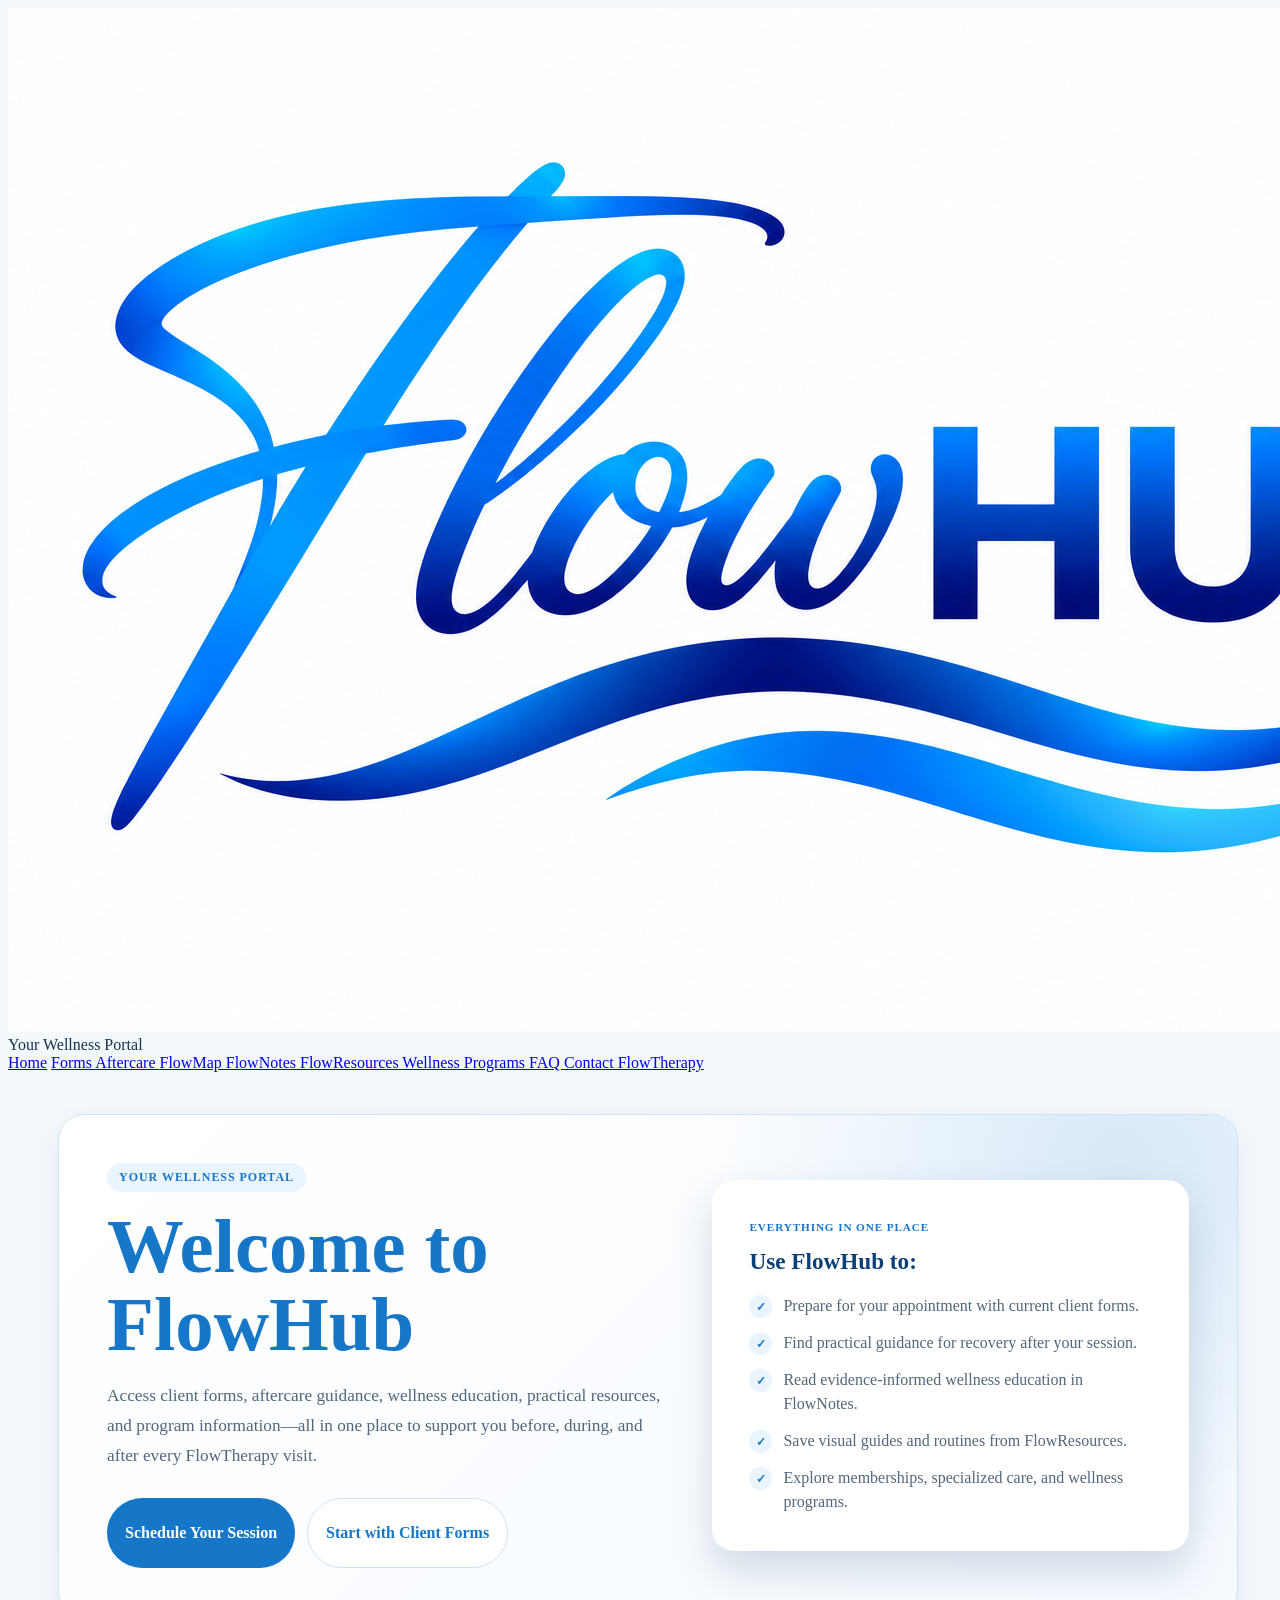
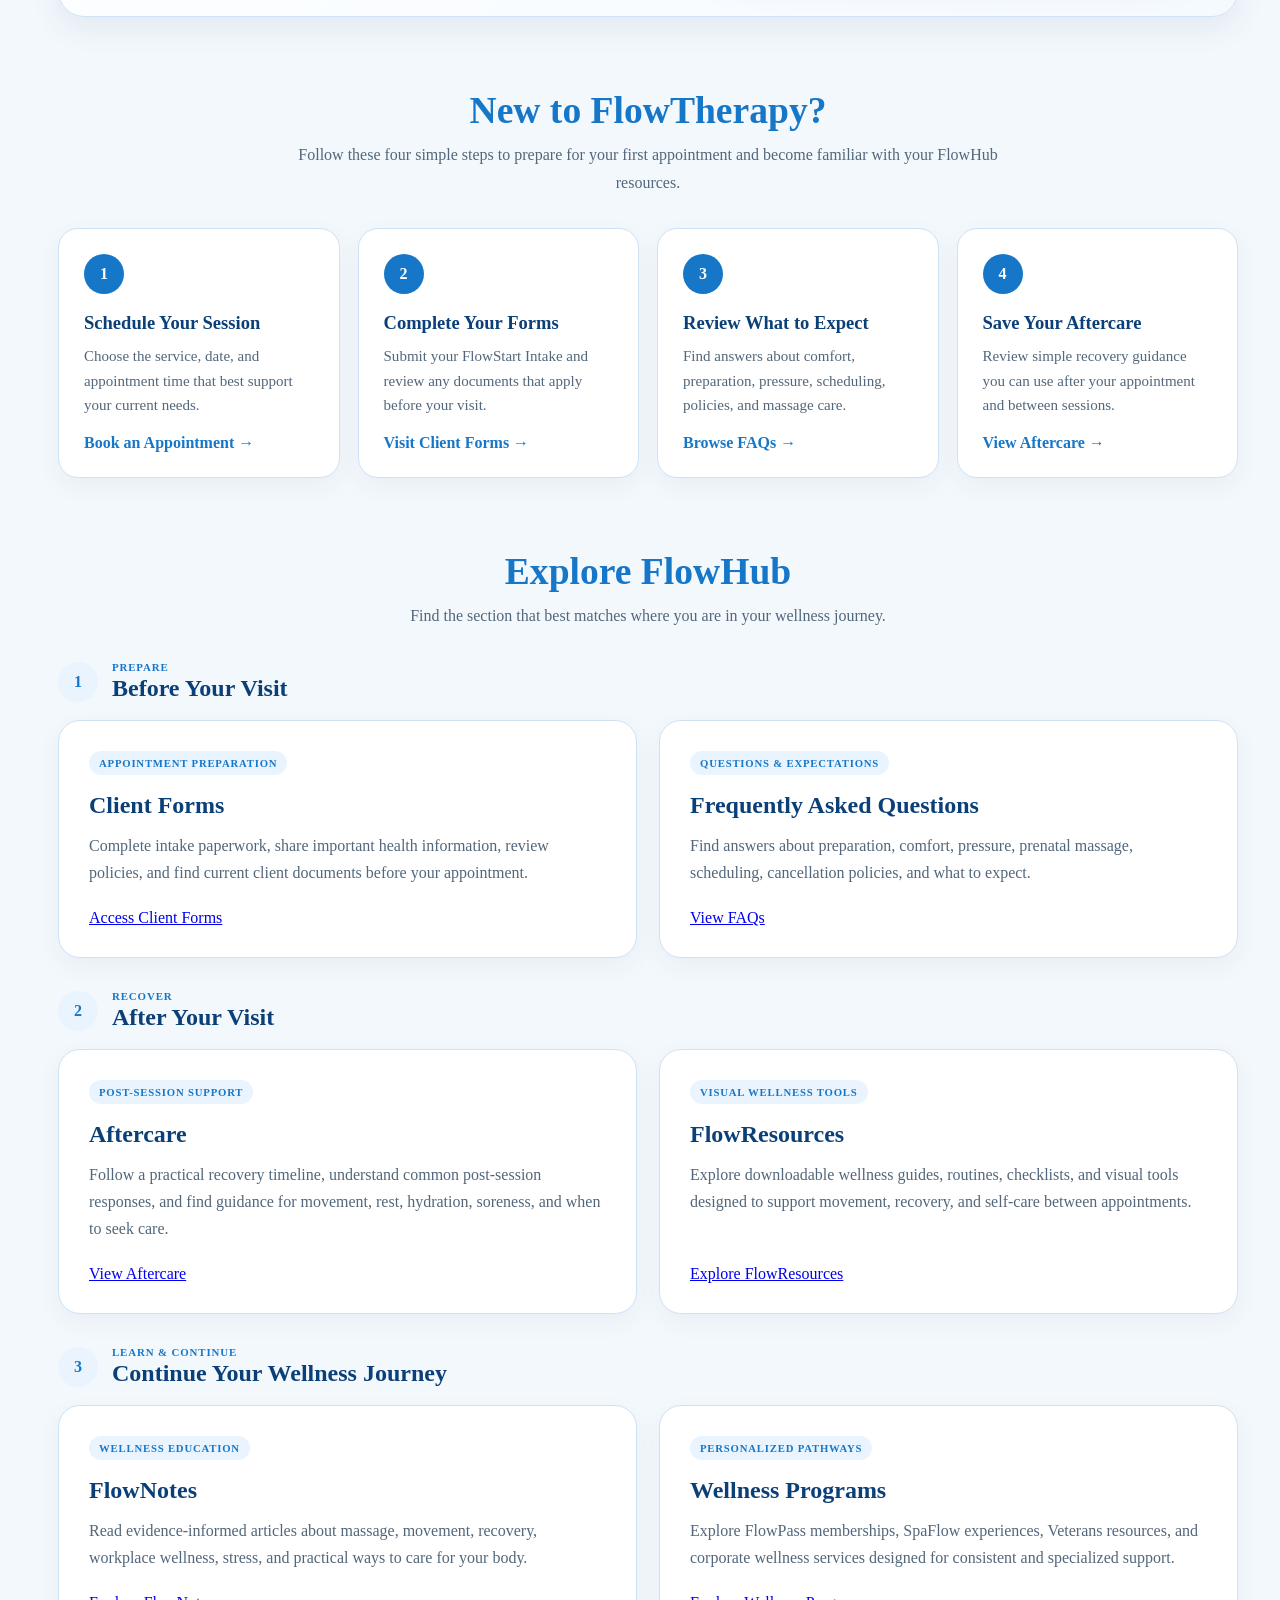
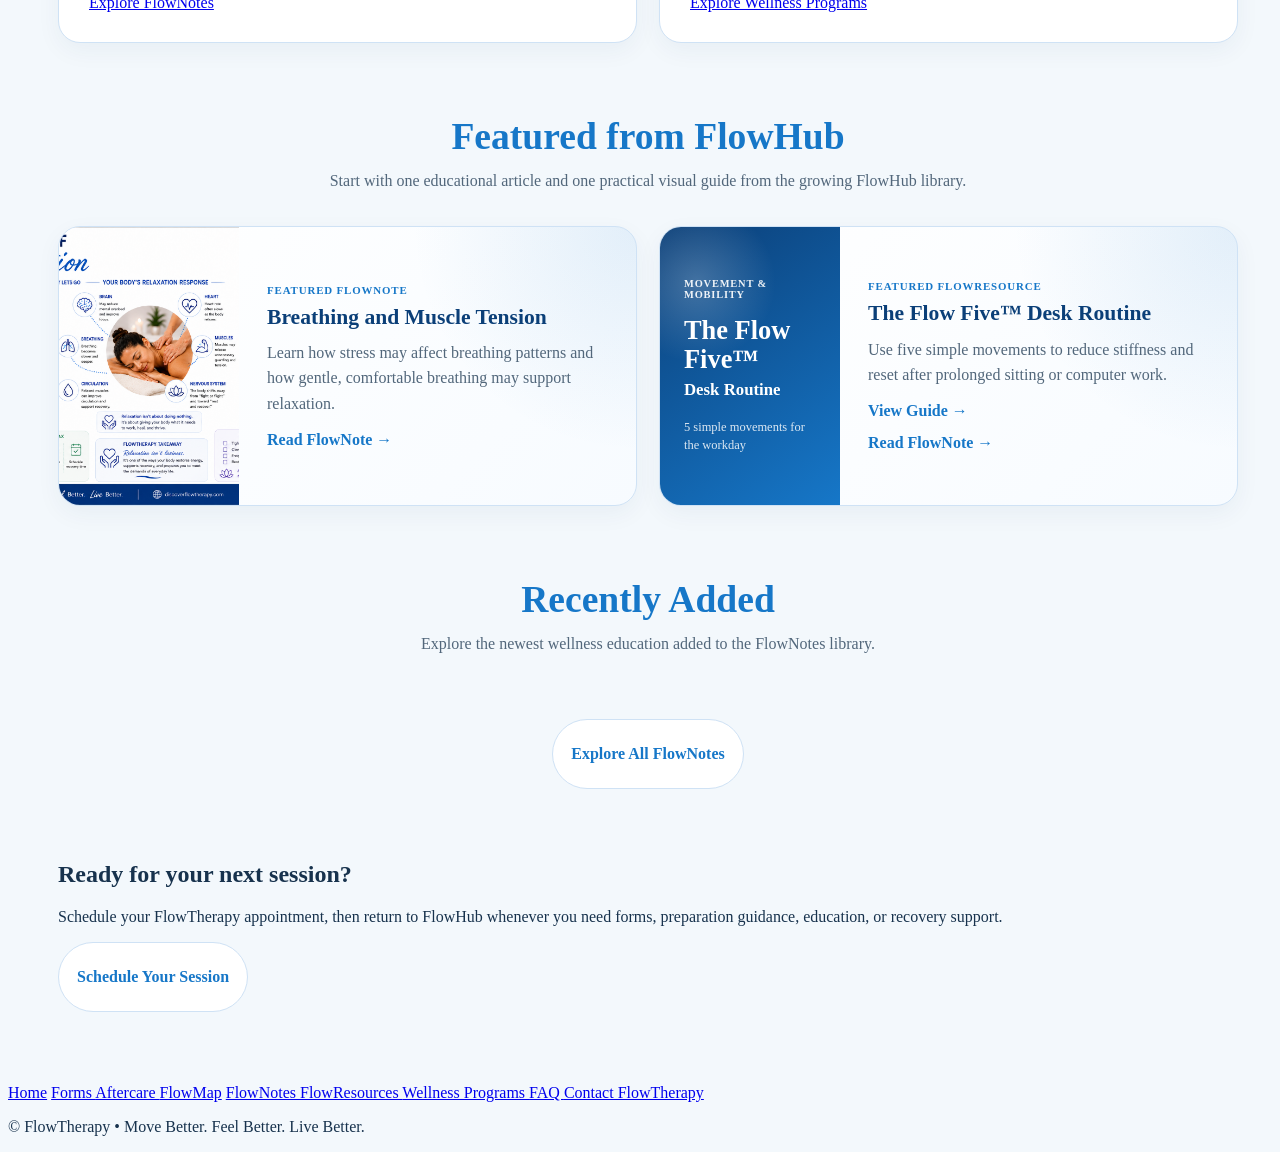
<file: index-flowhub.html>
<!doctype html>
<html lang="en">
  <head>
    <meta charset="UTF-8" />

    <meta name="viewport" content="width=device-width, initial-scale=1.0" />

    <meta
      name="description"
      content="FlowHub is FlowTherapy's wellness portal for client forms, massage aftercare, wellness education, practical resources, frequently asked questions, and wellness programs."
    />

    <title>FlowHub | Your Wellness Portal</title>

    <link rel="stylesheet" href="assets/css/style.css" />
    <script src="/assets/js/site-layout.js" defer></script>
    <script src="/assets/js/content-registry.js" defer></script>
    <script src="/assets/js/homepage-content.js" defer></script>
    <link rel="manifest" href="manifest.webmanifest" />

    <link rel="icon" href="assets/icons/favicon.ico" sizes="any" />

    <link
      rel="icon"
      type="image/png"
      sizes="32x32"
      href="assets/icons/favicon-32x32.png"
    />

    <link
      rel="icon"
      type="image/png"
      sizes="16x16"
      href="assets/icons/favicon-16x16.png"
    />

    <link
      rel="apple-touch-icon"
      sizes="180x180"
      href="assets/icons/apple-touch-icon.png"
    />

    <meta name="apple-mobile-web-app-capable" content="yes" />
    <meta name="apple-mobile-web-app-status-bar-style" content="default" />
    <meta name="apple-mobile-web-app-title" content="FlowHub" />
    <meta name="theme-color" content="#1677c8" />

    <style>
      :root {
        --home-blue: #1677c8;
        --home-blue-dark: #0b3f78;
        --home-blue-hover: #0e5fa5;
        --home-blue-soft: #eaf4fe;
        --home-blue-pale: #f5faff;
        --home-ink: #17324d;
        --home-muted: #52677b;
        --home-border: #cfe2f5;
        --home-page: #f3f8fc;
        --home-surface: #ffffff;
        --home-shadow: 0 12px 30px rgba(27, 67, 103, 0.08);
      }

      html {
        scroll-behavior: smooth;
      }

      body {
        background: var(--home-page);
        color: var(--home-ink);
      }

      .home-shell {
        width: min(1180px, calc(100% - 32px));
        margin: 0 auto;
        padding: 42px 0 72px;
      }

      /* =====================================================
                                       HERO
                                       ===================================================== */

      .home-hero {
        position: relative;
        display: grid;
        grid-template-columns: minmax(0, 1.08fr) minmax(320px, 0.92fr);
        gap: 46px;
        align-items: stretch;
        overflow: hidden;
        padding: 48px;
        border: 1px solid var(--home-border);
        border-radius: 26px;
        background:
          radial-gradient(
            circle at 90% 10%,
            rgba(22, 119, 200, 0.14),
            transparent 34%
          ),
          linear-gradient(135deg, #ffffff 0%, #f5faff 100%);
        box-shadow: var(--home-shadow);
      }

      .home-hero-copy {
        position: relative;
        z-index: 2;
        display: flex;
        flex-direction: column;
        justify-content: center;
      }

      .home-kicker {
        display: inline-flex;
        align-self: flex-start;
        margin-bottom: 16px;
        padding: 7px 12px;
        border-radius: 999px;
        background: var(--home-blue-soft);
        color: var(--home-blue);
        font-size: 0.75rem;
        font-weight: 800;
        letter-spacing: 0.08em;
        text-transform: uppercase;
      }

      .home-hero h1 {
        margin: 0 0 16px;
        color: var(--home-blue);
        font-size: clamp(2.7rem, 6vw, 4.8rem);
        line-height: 1.02;
      }

      .home-hero-copy > p {
        max-width: 700px;
        margin: 0;
        color: var(--home-muted);
        font-size: 1.08rem;
        line-height: 1.75;
      }

      .home-hero-actions {
        display: flex;
        flex-wrap: wrap;
        gap: 12px;
        margin-top: 27px;
      }

      .home-primary-button,
      .home-secondary-button {
        display: inline-flex;
        min-height: 46px;
        align-items: center;
        justify-content: center;
        padding: 11px 18px;
        border-radius: 999px;
        font-weight: 800;
        text-decoration: none;
      }

      .home-primary-button {
        background: var(--home-blue);
        color: #ffffff;
      }

      .home-primary-button:hover {
        background: var(--home-blue-hover);
      }

      .home-secondary-button {
        border: 1px solid var(--home-border);
        background: #ffffff;
        color: var(--home-blue);
      }

      .home-secondary-button:hover {
        border-color: var(--home-blue);
      }

      /* =====================================================
                                       HERO PORTAL OVERVIEW
                                       ===================================================== */

      .home-hero-visual {
        display: flex;
        min-width: 0;
        align-items: center;
        justify-content: center;
      }

      .portal-overview-card {
        width: 100%;
        max-width: 405px;
        padding: 30px;
        border: 7px solid #ffffff;
        border-radius: 22px;
        background: #ffffff;
        box-shadow: 0 20px 42px rgba(27, 67, 103, 0.18);
      }

      .portal-overview-label {
        color: var(--home-blue);
        font-size: 0.7rem;
        font-weight: 800;
        letter-spacing: 0.08em;
        text-transform: uppercase;
      }

      .portal-overview-card h2 {
        margin: 11px 0 18px;
        color: var(--home-blue-dark);
        font-size: 1.45rem;
        line-height: 1.3;
      }

      .portal-overview-list {
        display: grid;
        gap: 13px;
        margin: 0;
        padding: 0;
        list-style: none;
      }

      .portal-overview-list li {
        display: grid;
        grid-template-columns: 23px minmax(0, 1fr);
        gap: 11px;
        align-items: start;
        color: var(--home-muted);
        line-height: 1.5;
      }

      .portal-overview-list li::before {
        content: "✓";
        display: inline-flex;
        width: 23px;
        height: 23px;
        align-items: center;
        justify-content: center;
        margin-top: 1px;
        border-radius: 50%;
        background: var(--home-blue-soft);
        color: var(--home-blue);
        font-size: 0.75rem;
        font-weight: 900;
      }

      /* =====================================================
                                       SHARED SECTION STYLES
                                       ===================================================== */

      .home-section {
        margin-top: 72px;
      }

      .section-heading {
        margin-bottom: 32px;
        text-align: center;
      }

      .section-heading h2 {
        margin: 0 0 9px;
        color: var(--home-blue);
        font-size: clamp(1.8rem, 3vw, 2.35rem);
      }

      .section-heading p {
        max-width: 760px;
        margin: 0 auto;
        color: var(--home-muted);
        line-height: 1.7;
      }

      /* =====================================================
                                       NEW CLIENT PATH
                                       ===================================================== */

      .start-path {
        display: grid;
        grid-template-columns: repeat(4, minmax(0, 1fr));
        gap: 18px;
      }

      .start-step {
        position: relative;
        padding: 25px;
        border: 1px solid var(--home-border);
        border-radius: 20px;
        background: #ffffff;
        box-shadow: 0 8px 24px rgba(27, 67, 103, 0.05);
      }

      .start-step-number {
        display: inline-flex;
        width: 40px;
        height: 40px;
        align-items: center;
        justify-content: center;
        margin-bottom: 16px;
        border-radius: 50%;
        background: var(--home-blue);
        color: #ffffff;
        font-weight: 900;
      }

      .start-step h3 {
        margin: 0 0 9px;
        color: var(--home-blue-dark);
        font-size: 1.16rem;
        line-height: 1.35;
      }

      .start-step p {
        margin: 0;
        color: var(--home-muted);
        font-size: 0.94rem;
        line-height: 1.65;
      }

      .start-step a {
        display: inline-block;
        margin-top: 16px;
        color: var(--home-blue);
        font-weight: 800;
        text-decoration: none;
      }

      .start-step a:hover {
        text-decoration: underline;
      }

      /* =====================================================
                                       PORTAL PATHWAYS
                                       ===================================================== */

      .pathway-group + .pathway-group {
        margin-top: 32px;
      }

      .pathway-heading {
        display: flex;
        gap: 14px;
        align-items: center;
        margin-bottom: 18px;
      }

      .pathway-heading-number {
        display: inline-flex;
        width: 40px;
        height: 40px;
        flex: 0 0 40px;
        align-items: center;
        justify-content: center;
        border-radius: 50%;
        background: var(--home-blue-soft);
        color: var(--home-blue);
        font-weight: 900;
      }

      .pathway-heading-copy span {
        display: block;
        margin-bottom: 2px;
        color: var(--home-blue);
        font-size: 0.68rem;
        font-weight: 800;
        letter-spacing: 0.08em;
        text-transform: uppercase;
      }

      .pathway-heading h3 {
        margin: 0;
        color: var(--home-blue-dark);
        font-size: 1.5rem;
      }

      .pathway-grid {
        display: grid;
        grid-template-columns: repeat(2, minmax(0, 1fr));
        gap: 22px;
      }

      .portal-card {
        display: flex;
        min-width: 0;
        flex-direction: column;
        padding: 30px;
        border: 1px solid var(--home-border);
        border-radius: 22px;
        background: #ffffff;
        box-shadow: 0 8px 24px rgba(27, 67, 103, 0.05);
        transition:
          transform 0.2s ease,
          border-color 0.2s ease,
          box-shadow 0.2s ease;
      }

      .portal-card:hover {
        transform: translateY(-4px);
        border-color: #a9cfea;
        box-shadow: 0 14px 34px rgba(27, 67, 103, 0.1);
      }

      .portal-card-label {
        align-self: flex-start;
        margin-bottom: 14px;
        padding: 6px 10px;
        border-radius: 999px;
        background: var(--home-blue-soft);
        color: var(--home-blue);
        font-size: 0.67rem;
        font-weight: 800;
        letter-spacing: 0.075em;
        text-transform: uppercase;
      }

      .portal-card h3 {
        margin: 0 0 10px;
        color: var(--home-blue-dark);
        font-size: 1.5rem;
        line-height: 1.35;
      }

      .portal-card p {
        flex: 1;
        margin: 0;
        color: var(--home-muted);
        line-height: 1.7;
      }

      .portal-card .button {
        align-self: flex-start;
        margin-top: 23px;
      }

      /* =====================================================
               FEATURED CONTENT
               ===================================================== */

      .featured-grid {
        display: grid;
        grid-template-columns: repeat(2, minmax(0, 1fr));
        gap: 22px;
      }

      .featured-card {
        display: grid;
        grid-template-columns: 180px minmax(0, 1fr);
        min-width: 0;
        overflow: hidden;
        border: 1px solid var(--home-border);
        border-radius: 22px;
        background:
          radial-gradient(
            circle at top right,
            rgba(22, 119, 200, 0.1),
            transparent 35%
          ),
          linear-gradient(135deg, #ffffff, #f7fbff);
        box-shadow: 0 8px 24px rgba(27, 67, 103, 0.05);
      }

      .featured-card-image {
        display: block;
        min-height: 230px;
        overflow: hidden;
        background: var(--home-blue-soft);
      }

      .featured-card-image img {
        display: block;
        width: 100%;
        height: 100%;
        object-fit: cover;
      }

      .featured-card-content {
        display: flex;
        min-width: 0;
        flex-direction: column;
        justify-content: center;
        padding: 26px 28px;
      }

      .featured-card-label {
        display: block;
        margin-bottom: 7px;
        color: var(--home-blue);
        font-size: 0.68rem;
        font-weight: 800;
        letter-spacing: 0.08em;
        text-transform: uppercase;
      }

      .featured-card h3 {
        margin: 0 0 8px;
        color: var(--home-blue-dark);
        font-size: 1.35rem;
        line-height: 1.35;
      }

      .featured-card p {
        margin: 0;
        color: var(--home-muted);
        line-height: 1.6;
      }

      .featured-card-content > a {
        display: inline-block;
        align-self: flex-start;
        margin-top: 14px;
        color: var(--home-blue);
        font-weight: 800;
        text-decoration: none;
      }

      .featured-card-content > a:hover {
        text-decoration: underline;
      }

      /* Styled FlowResource preview */

      .featured-resource-preview {
        display: flex;
        min-height: 230px;
        flex-direction: column;
        justify-content: center;
        padding: 24px;
        background:
          radial-gradient(
            circle at 20% 20%,
            rgba(255, 255, 255, 0.22),
            transparent 30%
          ),
          linear-gradient(145deg, #0b3f78, #1677c8);
        color: #ffffff;
        text-decoration: none;
      }

      .featured-resource-preview-label {
        margin-bottom: 16px;
        color: rgba(255, 255, 255, 0.92);
        font-size: 0.65rem;
        font-weight: 800;
        letter-spacing: 0.08em;
        text-transform: uppercase;
      }

      .featured-resource-preview strong {
        color: #ffffff;
        font-size: 1.65rem;
        line-height: 1.1;
      }

      .featured-resource-preview > span:not(.featured-resource-preview-label) {
        margin-top: 5px;
        color: #ffffff;
        font-size: 1.05rem;
        font-weight: 700;
      }

      .featured-resource-preview small {
        margin-top: 18px;
        color: rgba(255, 255, 255, 0.85);
        font-size: 0.78rem;
        line-height: 1.45;
      }

      .featured-resource-preview:hover {
        background:
          radial-gradient(
            circle at 20% 20%,
            rgba(255, 255, 255, 0.25),
            transparent 30%
          ),
          linear-gradient(145deg, #082f5c, #0e5fa5);
      }
      /* =====================================================
         RECENTLY ADDED
         ===================================================== */

      .recent-flownotes-grid {
        display: grid;
        grid-template-columns: repeat(3, minmax(0, 1fr));
        gap: 22px;
      }

      .recent-flownote-card {
        display: flex;
        flex-direction: column;
        padding: 28px;
        border: 1px solid var(--home-border);
        border-radius: 22px;
        background: #ffffff;
        box-shadow: 0 8px 24px rgba(27, 67, 103, 0.05);
        transition: all 0.2s ease;
      }

      .recent-flownote-card:hover {
        transform: translateY(-4px);
        border-color: #a9cfea;
        box-shadow: 0 14px 34px rgba(27, 67, 103, 0.1);
      }

      .recent-flownote-category {
        display: inline-flex;
        align-self: flex-start;
        margin-bottom: 14px;
        padding: 6px 10px;
        border-radius: 999px;
        background: var(--home-blue-soft);
        color: var(--home-blue);
        font-size: 0.67rem;
        font-weight: 800;
        letter-spacing: 0.08em;
        text-transform: uppercase;
      }

      .recent-flownote-card h3 {
        margin: 0 0 10px;
        color: var(--home-blue-dark);
        font-size: 1.25rem;
        line-height: 1.4;
      }

      .recent-flownote-meta {
        margin-bottom: 14px;
        color: var(--home-muted);
        font-size: 0.8rem;
        font-weight: 700;
      }

      .recent-flownote-excerpt {
        flex: 1;
        margin: 0;
        color: var(--home-muted);
        line-height: 1.7;
      }

      .recent-flownote-link {
        display: inline-block;
        margin-top: 18px;
        color: var(--home-blue);
        font-weight: 800;
        text-decoration: none;
      }

      .recent-flownote-link:hover {
        text-decoration: underline;
      }

      .recent-flownotes-action {
        display: flex;
        justify-content: center;
        margin-top: 30px;
      }
      /* =====================================================
               RESPONSIVE
               ===================================================== */

      @media (max-width: 960px) {
        .home-hero {
          grid-template-columns: 1fr;
        }
        .recent-flownotes-grid {
          grid-template-columns: 1fr;
        }
        .start-path {
          grid-template-columns: repeat(2, minmax(0, 1fr));
        }

        .featured-grid {
          grid-template-columns: 1fr;
        }

        .recent-flownotes-grid {
          grid-template-columns: repeat(2, minmax(0, 1fr));
        }

        .start-path {
          grid-template-columns: repeat(2, minmax(0, 1fr));
        }

        .featured-grid {
          grid-template-columns: 1fr;
        }
      }

      @media (max-width: 720px) {
        .home-shell {
          width: min(100% - 20px, 1180px);
          padding-top: 28px;
        }

        .home-hero {
          padding: 28px;
        }

        .start-path,
        .pathway-grid {
          grid-template-columns: 1fr;
        }

        .home-cta {
          grid-template-columns: 1fr;
          padding: 28px;
        }

        .home-cta .home-secondary-button {
          justify-self: start;
        }
      }

      @media (max-width: 520px) {
        .home-hero-actions {
          align-items: stretch;
          flex-direction: column;
        }

        .home-primary-button,
        .home-secondary-button {
          width: 100%;
        }

        .portal-overview-card,
        .portal-card,
        .start-step {
          padding: 24px;
        }

        .featured-card {
          grid-template-columns: 1fr;
        }

        .featured-card-image {
          min-height: 190px;
          aspect-ratio: 16 / 9;
        }

        .featured-resource-preview {
          min-height: 175px;
        }

        .featured-card-content {
          padding: 24px;
        }
      }
      @media print {
        .header,
        .footer,
        .home-hero-actions,
        .home-cta {
          display: none !important;
        }

        body {
          background: #ffffff;
        }

        .home-shell {
          width: 100%;
          padding: 0;
        }

        .home-hero,
        .start-step,
        .portal-card,
        .featured-card {
          break-inside: avoid;
          box-shadow: none;
        }
      }
    </style>
  </head>

  <body>
    <div id="site-header"></div>

    <main class="home-shell">
      <!-- ===================================================
           HERO
           =================================================== -->

      <section class="home-hero">
        <div class="home-hero-copy">
          <span class="home-kicker">Your wellness portal</span>

          <h1>Welcome to FlowHub</h1>

          <p>
            Access client forms, aftercare guidance, wellness education,
            practical resources, and program information—all in one place to
            support you before, during, and after every FlowTherapy visit.
          </p>

          <div class="home-hero-actions">
            <a
              class="home-primary-button"
              href="https://flowtherapy.setmore.com/book"
              target="_blank"
              rel="noopener noreferrer"
            >
              Schedule Your Session
            </a>

            <a class="home-secondary-button" href="pages/forms.html">
              Start with Client Forms
            </a>
          </div>
        </div>

        <div class="home-hero-visual">
          <div class="portal-overview-card">
            <span class="portal-overview-label"> Everything in one place </span>

            <h2>Use FlowHub to:</h2>

            <ul class="portal-overview-list">
              <li>Prepare for your appointment with current client forms.</li>
              <li>Find practical guidance for recovery after your session.</li>
              <li>Read evidence-informed wellness education in FlowNotes.</li>
              <li>Save visual guides and routines from FlowResources.</li>
              <li>
                Explore memberships, specialized care, and wellness programs.
              </li>
            </ul>
          </div>
        </div>
      </section>

      <!-- ===================================================
           NEW CLIENT PATH
           =================================================== -->

      <section class="home-section">
        <div class="section-heading">
          <h2>New to FlowTherapy?</h2>

          <p>
            Follow these four simple steps to prepare for your first appointment
            and become familiar with your FlowHub resources.
          </p>
        </div>

        <div class="start-path">
          <article class="start-step">
            <span class="start-step-number">1</span>

            <h3>Schedule Your Session</h3>

            <p>
              Choose the service, date, and appointment time that best support
              your current needs.
            </p>

            <a
              href="https://flowtherapy.setmore.com/book"
              target="_blank"
              rel="noopener noreferrer"
            >
              Book an Appointment →
            </a>
          </article>

          <article class="start-step">
            <span class="start-step-number">2</span>

            <h3>Complete Your Forms</h3>

            <p>
              Submit your FlowStart Intake and review any documents that apply
              before your visit.
            </p>

            <a href="pages/forms.html">Visit Client Forms →</a>
          </article>

          <article class="start-step">
            <span class="start-step-number">3</span>

            <h3>Review What to Expect</h3>

            <p>
              Find answers about comfort, preparation, pressure, scheduling,
              policies, and massage care.
            </p>

            <a href="pages/faq.html">Browse FAQs →</a>
          </article>

          <article class="start-step">
            <span class="start-step-number">4</span>

            <h3>Save Your Aftercare</h3>

            <p>
              Review simple recovery guidance you can use after your appointment
              and between sessions.
            </p>

            <a href="pages/aftercare.html">View Aftercare →</a>
          </article>
        </div>
      </section>

      <!-- ===================================================
           PORTAL SECTIONS
           =================================================== -->

      <section id="explore-flowhub" class="home-section">
        <div class="section-heading">
          <h2>Explore FlowHub</h2>

          <p>
            Find the section that best matches where you are in your wellness
            journey.
          </p>
        </div>

        <!-- BEFORE YOUR VISIT -->

        <div class="pathway-group">
          <div class="pathway-heading">
            <span class="pathway-heading-number">1</span>

            <div class="pathway-heading-copy">
              <span>Prepare</span>
              <h3>Before Your Visit</h3>
            </div>
          </div>

          <div class="pathway-grid">
            <article class="portal-card">
              <span class="portal-card-label">Appointment Preparation</span>

              <h3>Client Forms</h3>

              <p>
                Complete intake paperwork, share important health information,
                review policies, and find current client documents before your
                appointment.
              </p>

              <a class="button" href="pages/forms.html">
                Access Client Forms
              </a>
            </article>

            <article class="portal-card">
              <span class="portal-card-label"
                >Questions &amp; Expectations</span
              >

              <h3>Frequently Asked Questions</h3>

              <p>
                Find answers about preparation, comfort, pressure, prenatal
                massage, scheduling, cancellation policies, and what to expect.
              </p>

              <a class="button" href="pages/faq.html"> View FAQs </a>
            </article>
          </div>
        </div>

        <!-- AFTER YOUR VISIT -->

        <div class="pathway-group">
          <div class="pathway-heading">
            <span class="pathway-heading-number">2</span>

            <div class="pathway-heading-copy">
              <span>Recover</span>
              <h3>After Your Visit</h3>
            </div>
          </div>

          <div class="pathway-grid">
            <article class="portal-card">
              <span class="portal-card-label">Post-Session Support</span>

              <h3>Aftercare</h3>

              <p>
                Follow a practical recovery timeline, understand common
                post-session responses, and find guidance for movement, rest,
                hydration, soreness, and when to seek care.
              </p>

              <a class="button" href="pages/aftercare.html"> View Aftercare </a>
            </article>

            <article class="portal-card">
              <span class="portal-card-label">Visual Wellness Tools</span>

              <h3>FlowResources</h3>

              <p>
                Explore downloadable wellness guides, routines, checklists, and
                visual tools designed to support movement, recovery, and
                self-care between appointments.
              </p>

              <a class="button" href="pages/flowresources-redesign.html">
                Explore FlowResources
              </a>
            </article>
          </div>
        </div>

        <!-- LEARN AND CONTINUE -->

        <div class="pathway-group">
          <div class="pathway-heading">
            <span class="pathway-heading-number">3</span>

            <div class="pathway-heading-copy">
              <span>Learn &amp; Continue</span>
              <h3>Continue Your Wellness Journey</h3>
            </div>
          </div>

          <div class="pathway-grid">
            <article class="portal-card">
              <span class="portal-card-label">Wellness Education</span>

              <h3>FlowNotes</h3>

              <p>
                Read evidence-informed articles about massage, movement,
                recovery, workplace wellness, stress, and practical ways to care
                for your body.
              </p>

              <a class="button" href="pages/flownotes.html">
                Explore FlowNotes
              </a>
            </article>

            <article class="portal-card">
              <span class="portal-card-label">Personalized Pathways</span>

              <h3>Wellness Programs</h3>

              <p>
                Explore FlowPass memberships, SpaFlow experiences, Veterans
                resources, and corporate wellness services designed for
                consistent and specialized support.
              </p>

              <a class="button" href="pages/wellness-programs.html">
                Explore Wellness Programs
              </a>
            </article>
          </div>
        </div>
      </section>

      <!-- ===================================================
           FEATURED CONTENT
           =================================================== -->

      <section class="home-section">
        <div class="section-heading">
          <h2>Featured from FlowHub</h2>

          <p>
            Start with one educational article and one practical visual guide
            from the growing FlowHub library.
          </p>
        </div>

        <div class="featured-grid">
          <!-- Featured FlowNote -->

          <article class="featured-card">
            <a
              class="featured-card-image"
              href="articles/breathing-and-muscle-tension.html"
              aria-label="Read Breathing and Muscle Tension"
              data-cms="flownote-image-link"
            >
              <img
                src="assets/images/flowresources/the-science-of-relaxation.png"
                alt="Preview for the Breathing and Muscle Tension FlowNote"
                loading="lazy"
                data-cms="flownote-image"
              />
            </a>

            <div class="featured-card-content">
              <span class="featured-card-label"> Featured FlowNote </span>

              <h3 data-cms="flownote-title">Breathing and Muscle Tension</h3>

              <p data-cms="flownote-description">
                Learn how stress may affect breathing patterns and how gentle,
                comfortable breathing may support relaxation.
              </p>

              <a
                href="articles/breathing-and-muscle-tension.html"
                data-cms="flownote-link"
              >
                Read FlowNote →
              </a>
            </div>
          </article>

          <!-- Featured FlowResource -->

          <article class="featured-card featured-resource-card">
            <a
              class="featured-resource-preview"
              href="assets/images/flow-five-desk-routine.png"
              target="_blank"
              rel="noopener noreferrer"
              aria-label="Open the Flow Five Desk Routine"
              data-cms="resource-preview-link"
            >
              <span
                class="featured-resource-preview-label"
                data-cms="resource-category"
              >
                Movement &amp; Mobility
              </span>

              <strong data-cms="resource-preview-title">
                The Flow Five™
              </strong>

              <span data-cms="resource-preview-subtitle"> Desk Routine </span>

              <small data-cms="resource-preview-note">
                5 simple movements for the workday
              </small>
            </a>

            <div class="featured-card-content">
              <span class="featured-card-label"> Featured FlowResource </span>

              <h3 data-cms="resource-title">The Flow Five™ Desk Routine</h3>

              <p data-cms="resource-description">
                Use five simple movements to reduce stiffness and reset after
                prolonged sitting or computer work.
              </p>

              <a
                href="assets/images/flow-five-desk-routine.png"
                target="_blank"
                rel="noopener noreferrer"
                data-cms="resource-link"
              >
                View Guide →
              </a>

              <a
                href="articles/five-minute-movement-breaks-for-busy-workdays.html"
                data-cms="resource-article-link"
              >
                Read FlowNote →
              </a>
            </div>
          </article>
        </div>
      </section>
      <!-- ===================================================
           RECENTLY ADDED
           =================================================== -->

      <section class="home-section">
        <div class="section-heading">
          <h2>Recently Added</h2>

          <p>
            Explore the newest wellness education added to the FlowNotes
            library.
          </p>
        </div>

        <div
          id="recent-flownotes"
          class="recent-flownotes-grid"
          aria-live="polite"
        >
          <!-- Cards are generated by homepage-content.js -->
        </div>

        <div class="recent-flownotes-action">
          <a class="home-secondary-button" href="/pages/flownotes.html">
            Explore All FlowNotes
          </a>
        </div>
      </section>

      <!-- ===================================================
           CLOSING CTA
           =================================================== -->

      <section class="home-section home-cta">
        <div>
          <h2>Ready for your next session?</h2>

          <p>
            Schedule your FlowTherapy appointment, then return to FlowHub
            whenever you need forms, preparation guidance, education, or
            recovery support.
          </p>
        </div>

        <a
          class="home-secondary-button"
          href="https://flowtherapy.setmore.com/book"
          target="_blank"
          rel="noopener noreferrer"
        >
          Schedule Your Session
        </a>
      </section>
    </main>

    <div id="site-footer"></div>

    <script>
      if ("serviceWorker" in navigator) {
        window.addEventListener("load", function () {
          navigator.serviceWorker
            .register("/service-worker.js")
            .then(function () {
              console.log("FlowHub service worker registered.");
            })
            .catch(function (error) {
              console.error("Service worker registration failed:", error);
            });
        });
      }
    </script>
  </body>
</html>
</file>
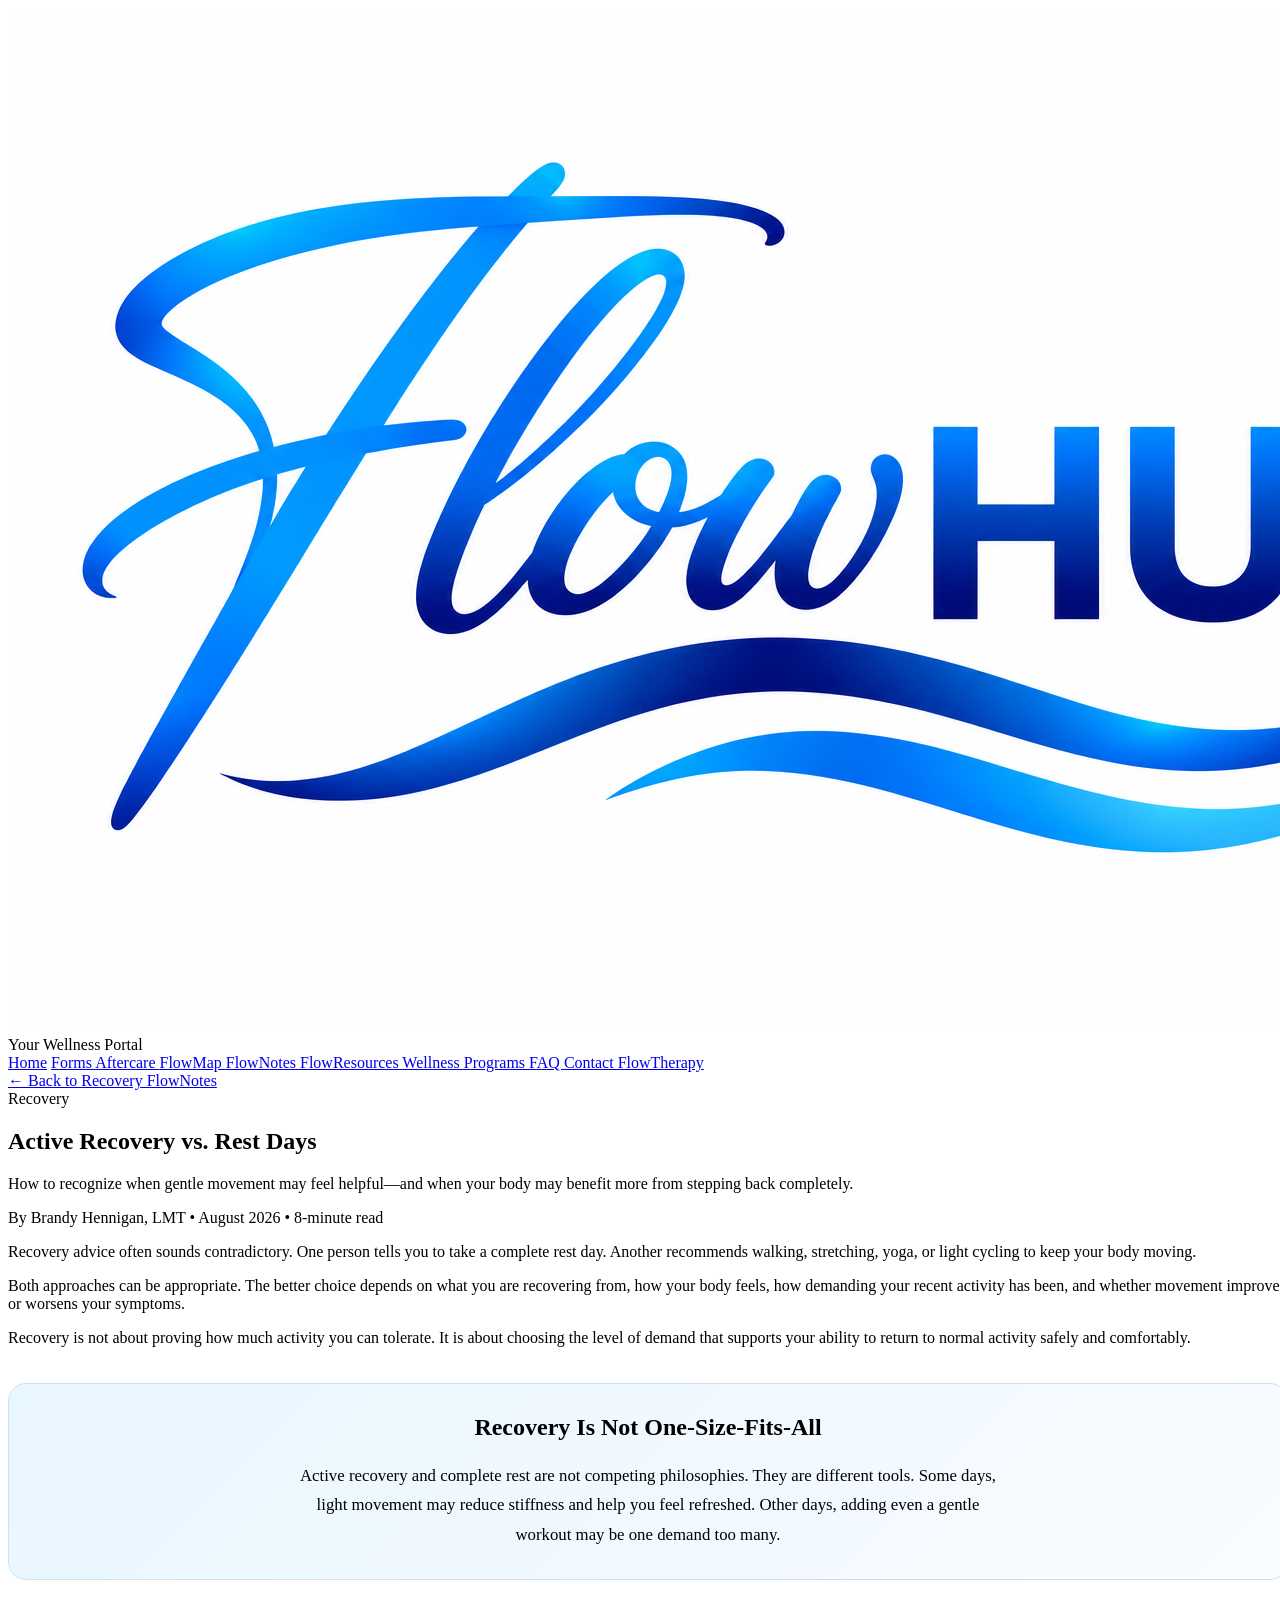
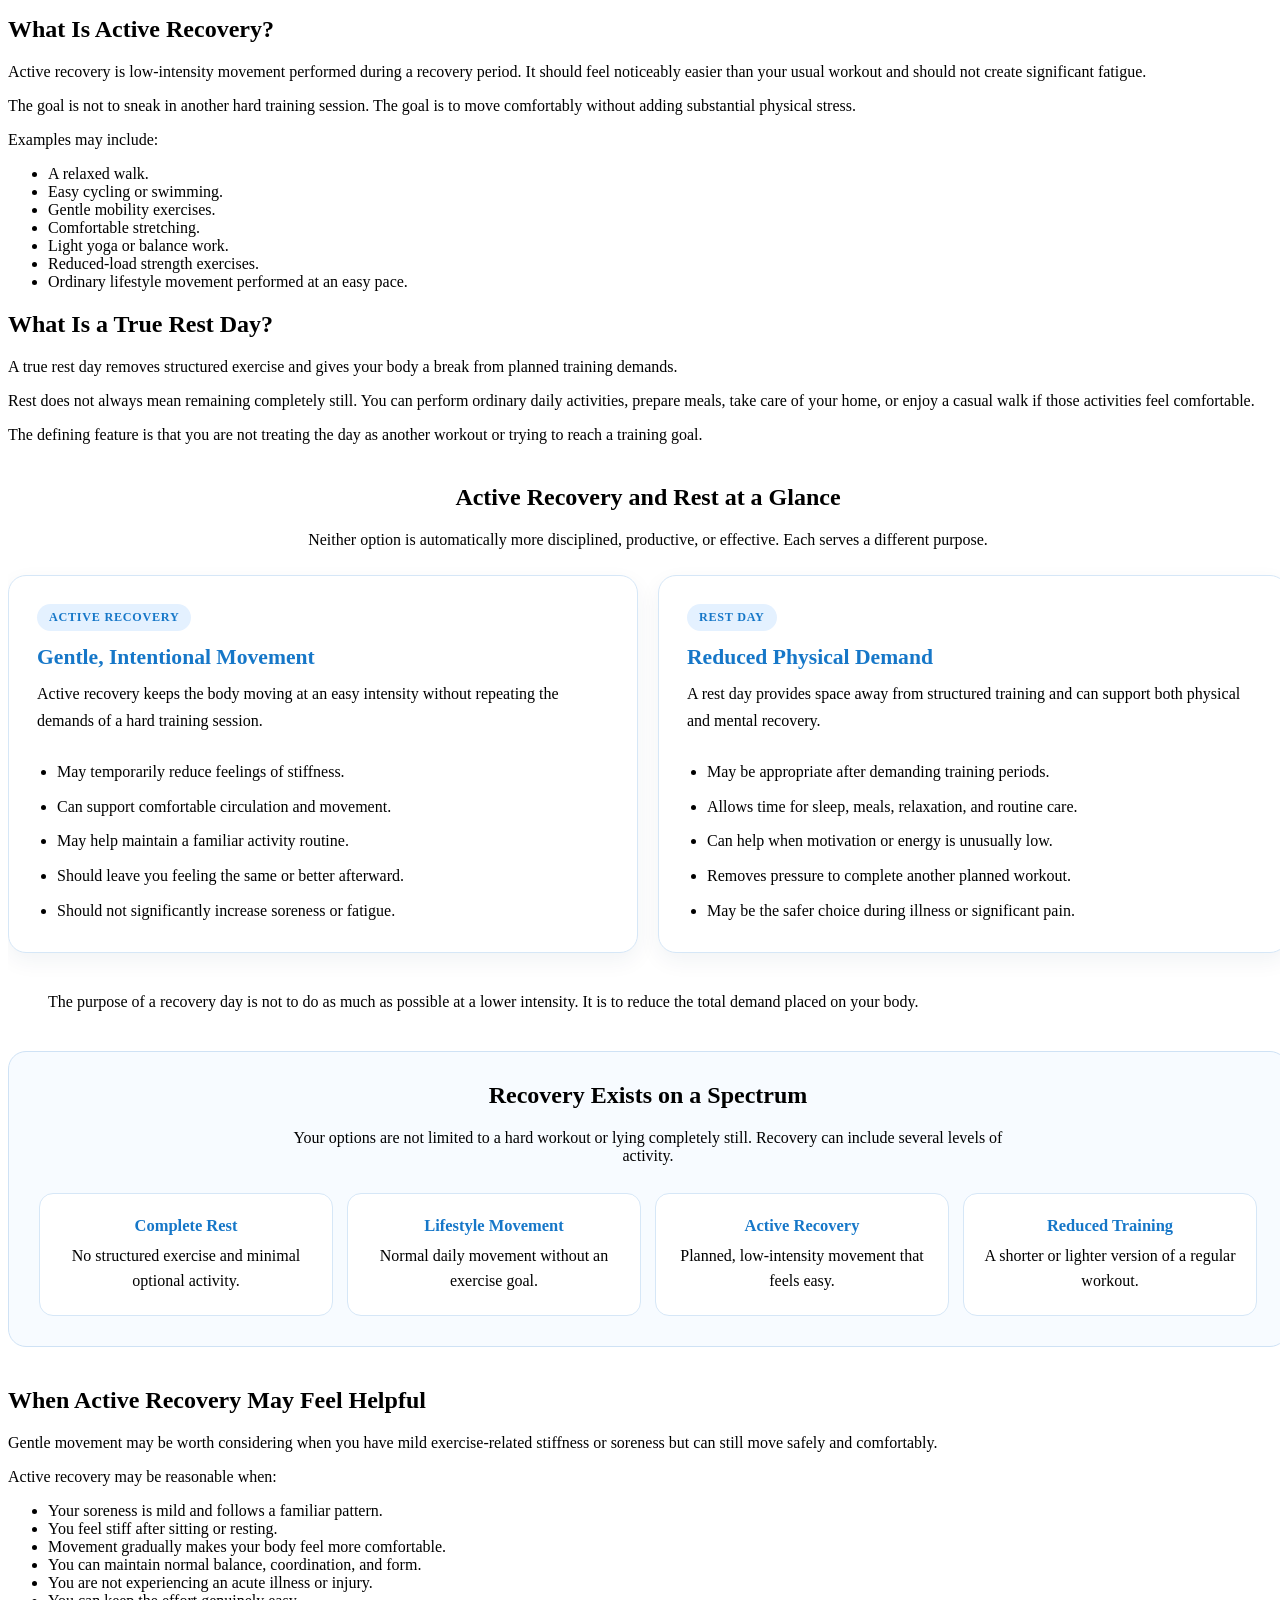
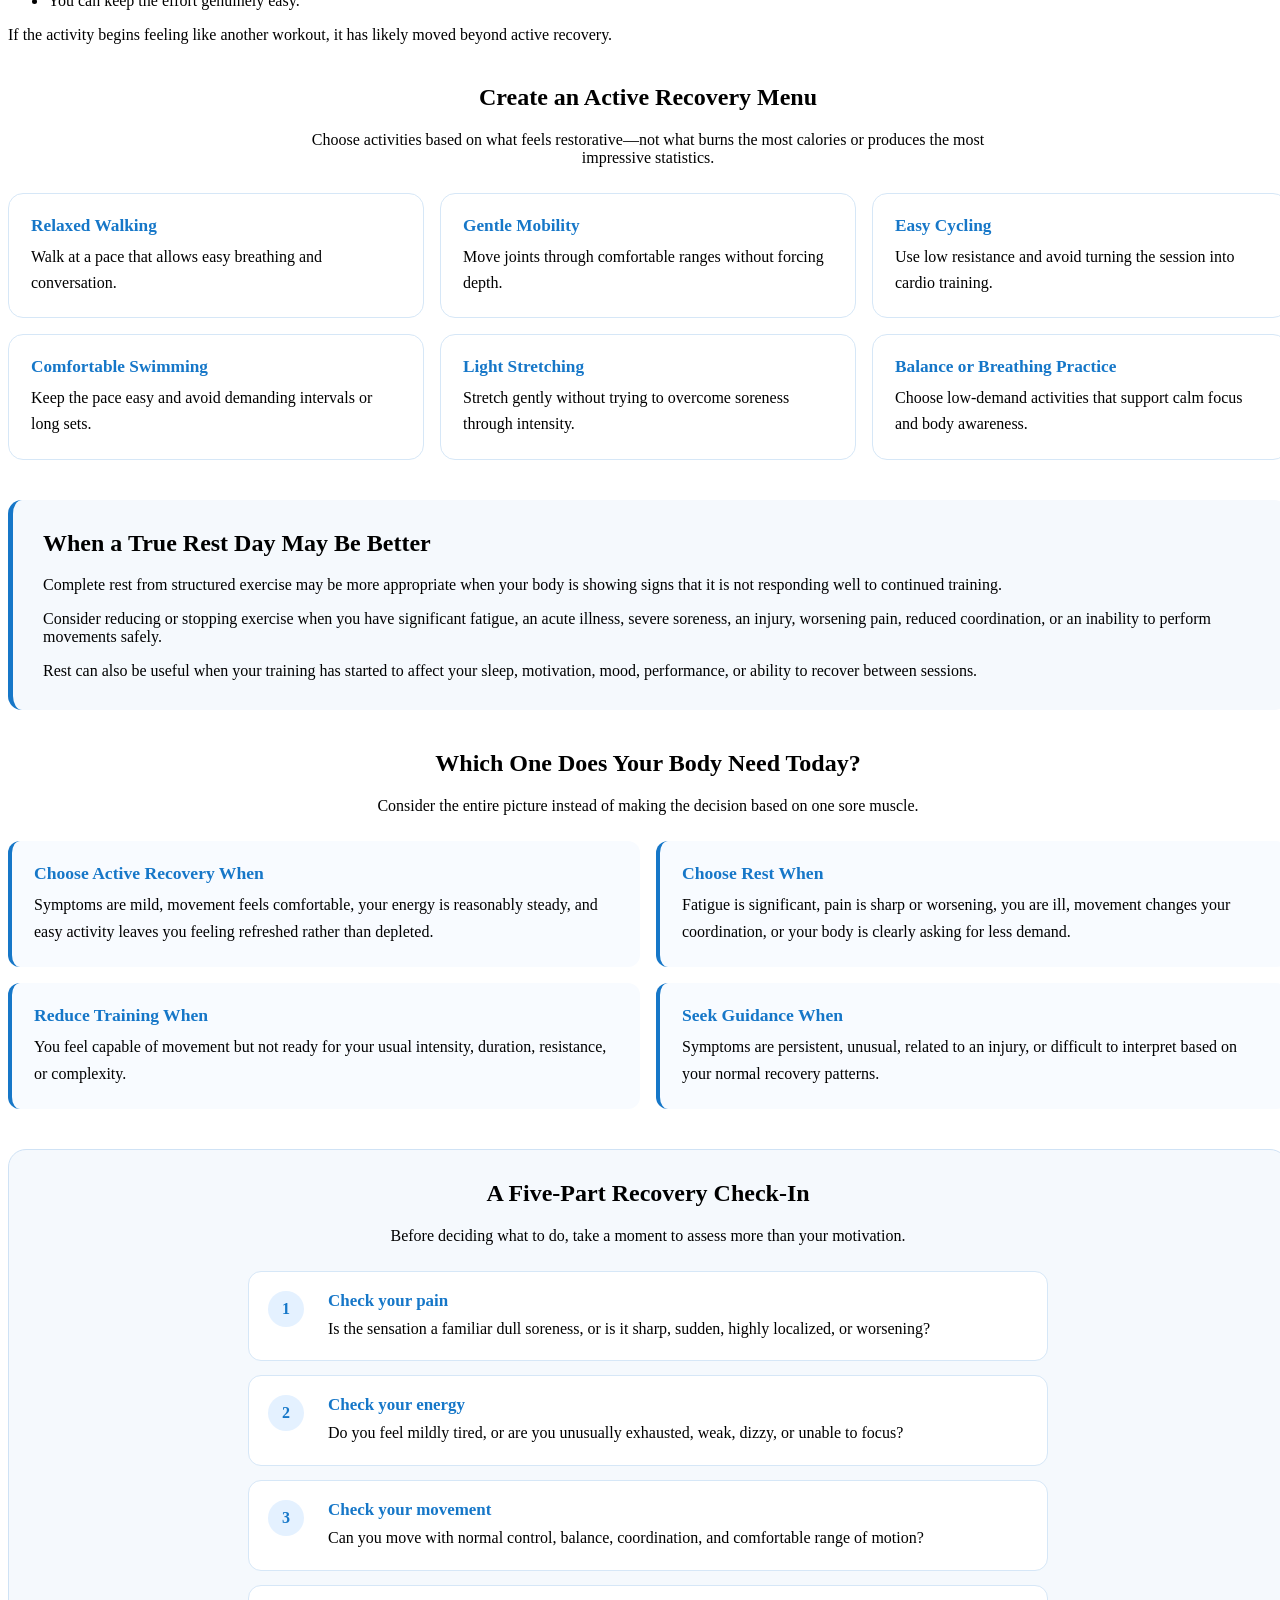
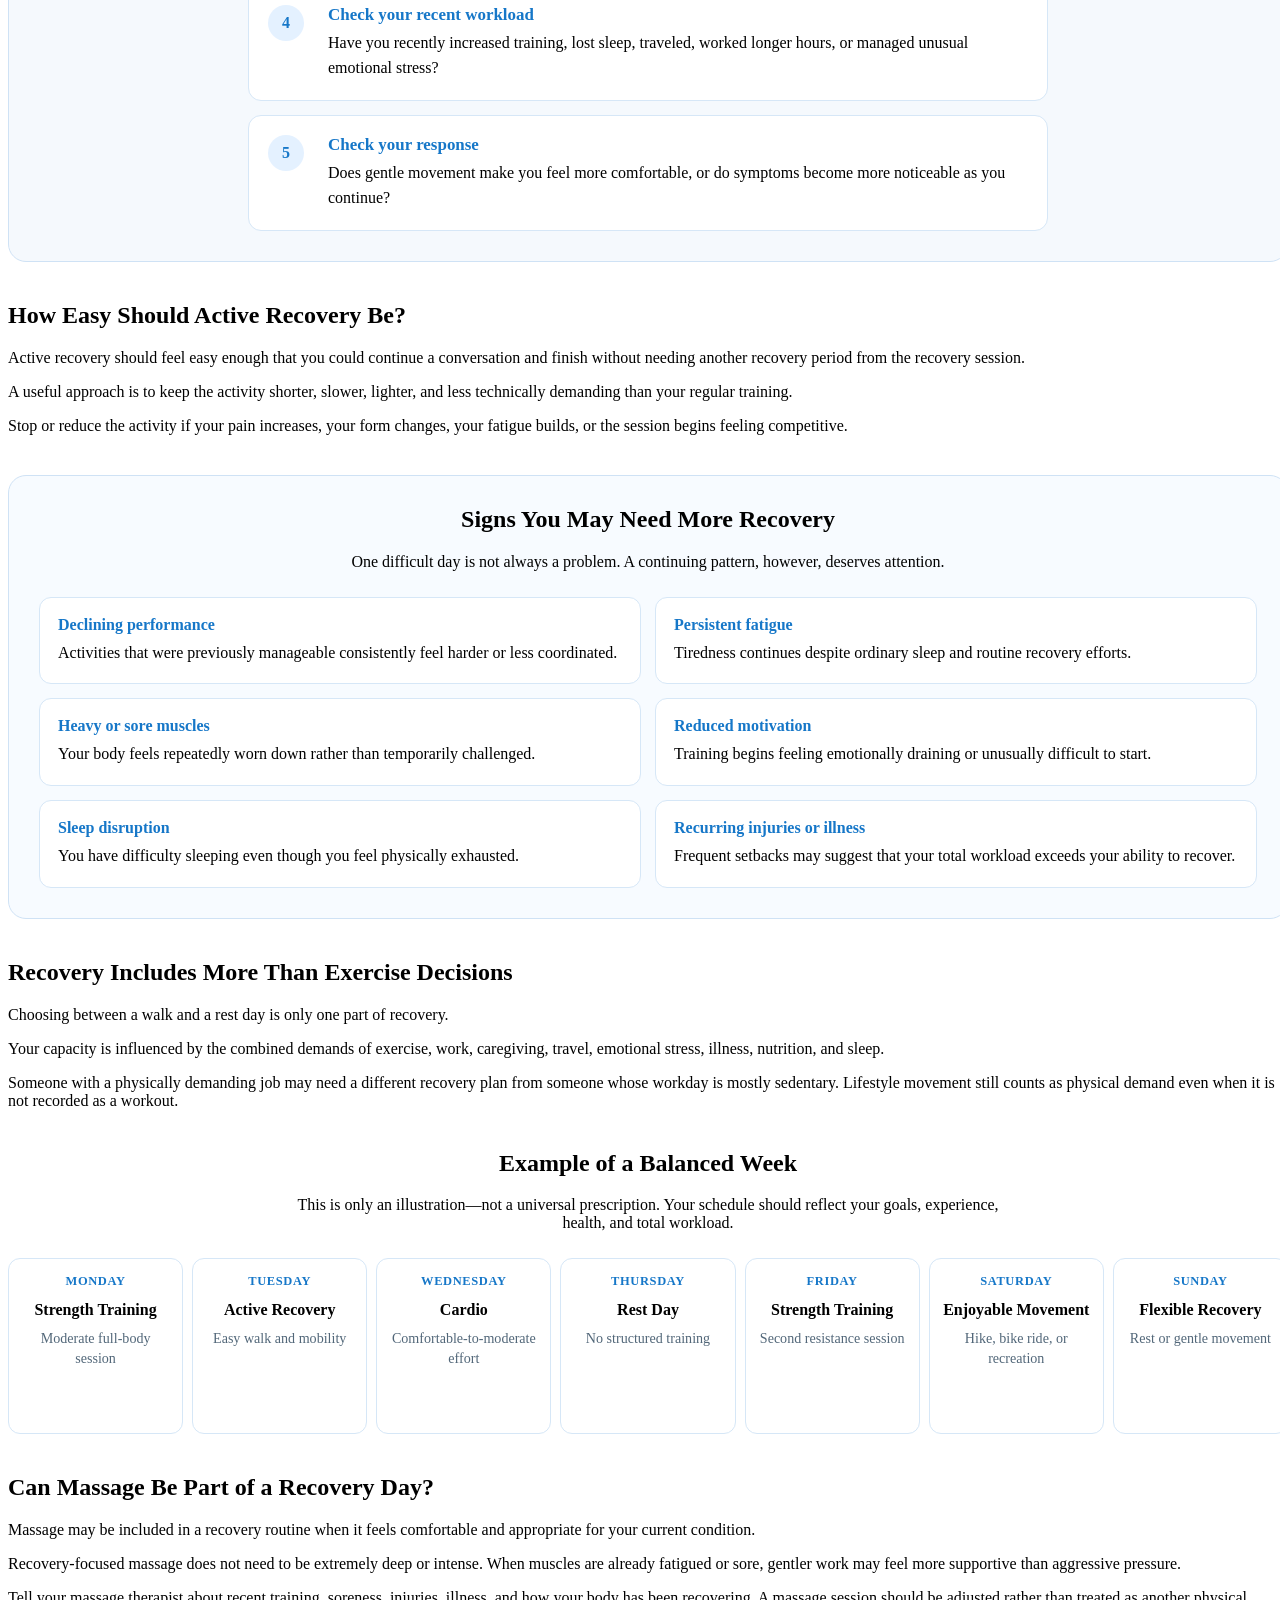
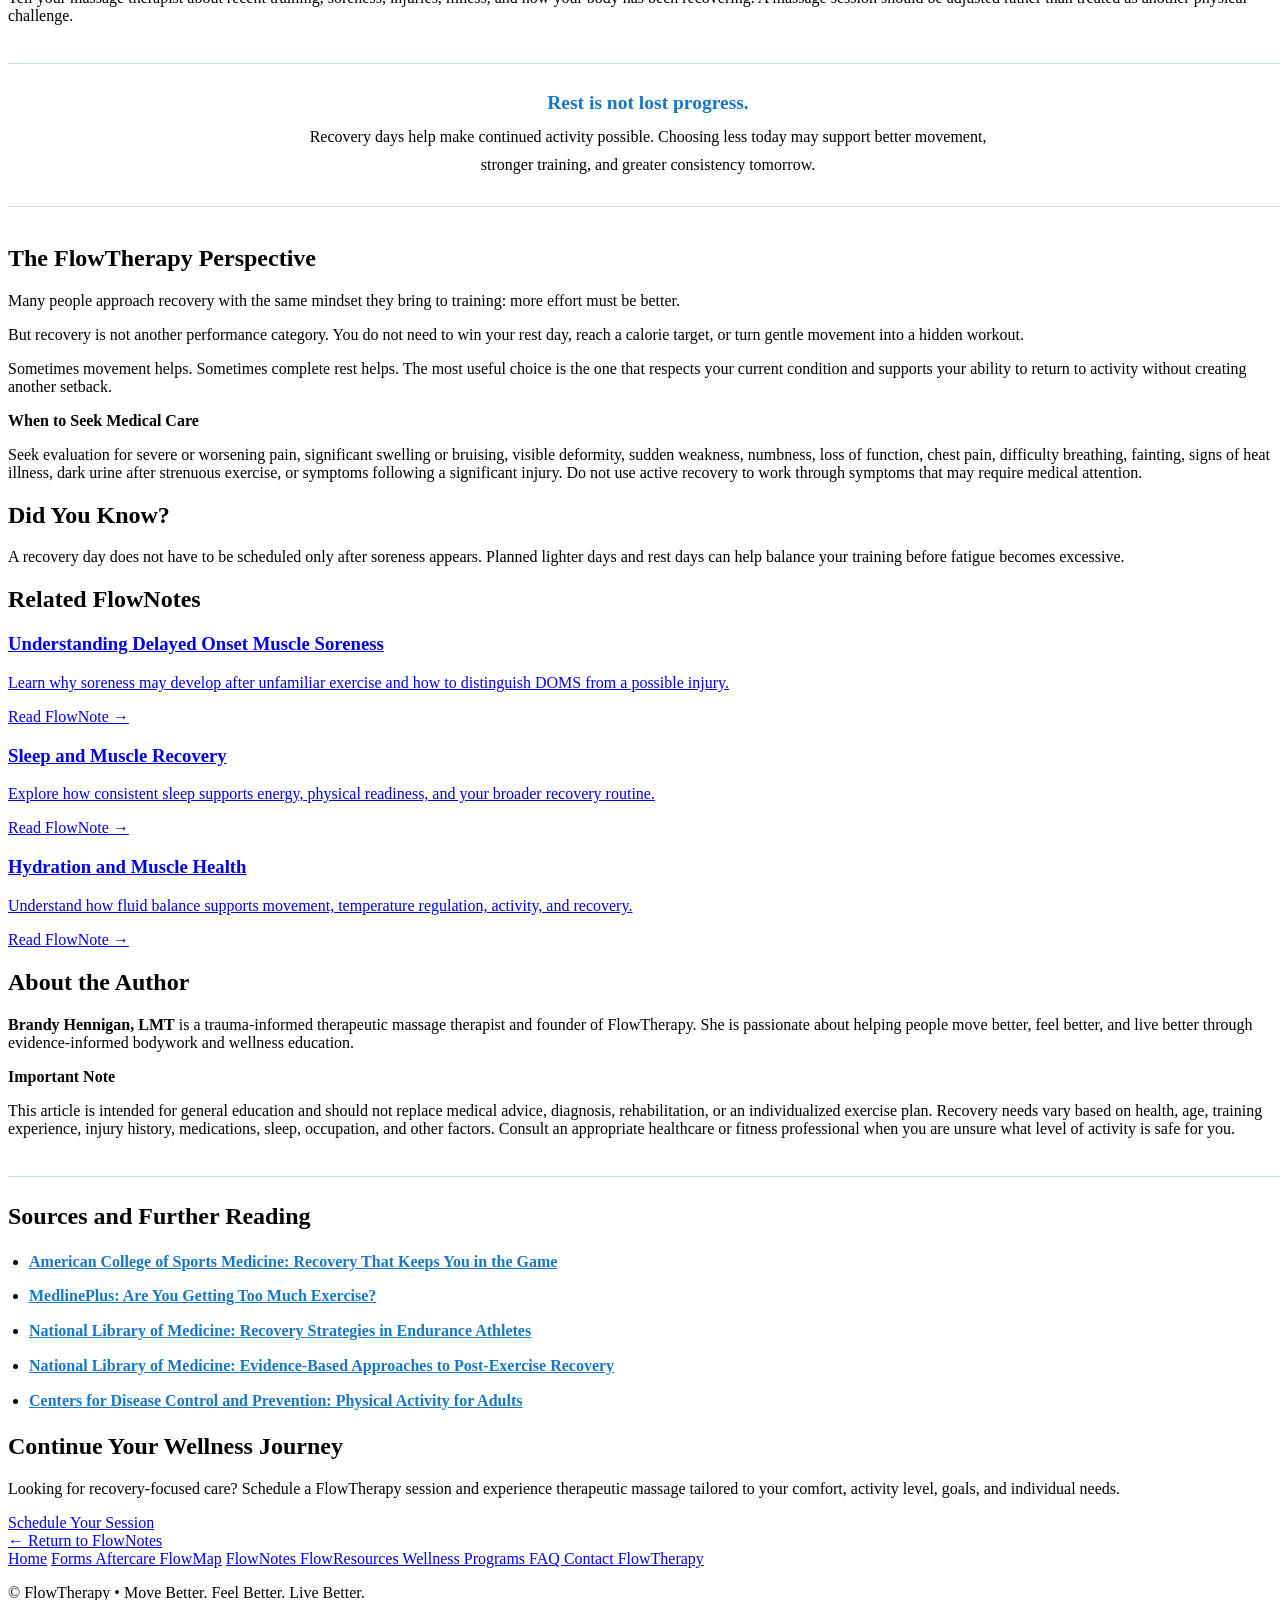
<file: articles/active-recovery-vs-rest-days.html>
<!doctype html>
<html lang="en">
  <head>
    <meta charset="UTF-8" />
    <meta name="viewport" content="width=device-width, initial-scale=1.0" />

    <title>FlowNotes | Active Recovery vs. Rest Days</title>

    <meta
      name="description"
      content="Learn the difference between active recovery and a true rest day, how to recognize what your body may need, and how to build recovery into a balanced exercise routine."
    />

    <link rel="stylesheet" href="../assets/css/style.css" />
    <link rel="manifest" href="../manifest.webmanifest" />

    <link rel="icon" href="../assets/icons/favicon.ico" />

    <link
      rel="icon"
      type="image/png"
      sizes="32x32"
      href="../assets/icons/favicon-32x32.png"
    />

    <link
      rel="icon"
      type="image/png"
      sizes="16x16"
      href="../assets/icons/favicon-16x16.png"
    />

    <link
      rel="apple-touch-icon"
      sizes="180x180"
      href="../assets/icons/apple-touch-icon.png"
    />

    <meta name="apple-mobile-web-app-capable" content="yes" />
    <meta name="apple-mobile-web-app-status-bar-style" content="default" />
    <meta name="apple-mobile-web-app-title" content="FlowHub" />
    <meta name="theme-color" content="#1677c8" />

    <!-- Page-specific styling -->
    <style>
      .recovery-choice {
        margin: 36px 0;
        padding: 30px;
        border: 1px solid #cfe2f5;
        border-radius: 18px;
        background: linear-gradient(
          135deg,
          rgba(232, 246, 255, 0.98),
          rgba(249, 252, 255, 0.98)
        );
        text-align: center;
      }

      .recovery-choice h2 {
        margin-top: 0;
      }

      .recovery-choice p {
        max-width: 720px;
        margin: 0 auto;
        font-size: 1.05rem;
        line-height: 1.75;
      }

      .recovery-comparison {
        margin: 40px 0;
      }

      .recovery-comparison > h2,
      .recovery-comparison > p {
        text-align: center;
      }

      .recovery-comparison > p {
        max-width: 720px;
        margin: 0 auto 26px;
      }

      .recovery-comparison-grid {
        display: grid;
        grid-template-columns: repeat(2, minmax(0, 1fr));
        gap: 20px;
      }

      .recovery-option {
        display: flex;
        flex-direction: column;
        padding: 28px;
        border: 1px solid #d6e7f7;
        border-radius: 18px;
        background: #ffffff;
        box-shadow: 0 8px 22px rgba(20, 55, 85, 0.06);
      }

      .recovery-option-label {
        align-self: flex-start;
        margin-bottom: 14px;
        padding: 6px 12px;
        border-radius: 999px;
        background: #e4f1ff;
        color: #1677c8;
        font-size: 0.76rem;
        font-weight: 800;
        letter-spacing: 0.06em;
        text-transform: uppercase;
      }

      .recovery-option h3 {
        margin: 0 0 10px;
        color: #1677c8;
        font-size: 1.35rem;
      }

      .recovery-option > p {
        margin-top: 0;
        line-height: 1.7;
      }

      .recovery-option ul {
        margin: 10px 0 0;
        padding-left: 20px;
      }

      .recovery-option li {
        margin-bottom: 10px;
        line-height: 1.55;
      }

      .recovery-option li:last-child {
        margin-bottom: 0;
      }

      .recovery-spectrum {
        margin: 40px 0;
        padding: 30px;
        border: 1px solid #cfe2f5;
        border-radius: 18px;
        background: #f7fbff;
      }

      .recovery-spectrum h2,
      .recovery-spectrum > p {
        text-align: center;
      }

      .recovery-spectrum h2 {
        margin-top: 0;
      }

      .recovery-spectrum > p {
        max-width: 720px;
        margin: 0 auto 28px;
      }

      .spectrum-track {
        display: grid;
        grid-template-columns: repeat(4, minmax(0, 1fr));
        gap: 14px;
      }

      .spectrum-stage {
        padding: 22px 18px;
        border: 1px solid #d6e7f7;
        border-radius: 14px;
        background: #ffffff;
        text-align: center;
      }

      .spectrum-stage strong {
        display: block;
        margin-bottom: 8px;
        color: #1677c8;
        font-size: 1.03rem;
      }

      .spectrum-stage p {
        margin: 0;
        line-height: 1.55;
      }

      .decision-section {
        margin: 40px 0;
      }

      .decision-section > h2,
      .decision-section > p {
        text-align: center;
      }

      .decision-section > p {
        max-width: 720px;
        margin: 0 auto 26px;
      }

      .decision-grid {
        display: grid;
        grid-template-columns: repeat(2, minmax(0, 1fr));
        gap: 16px;
      }

      .decision-card {
        padding: 22px;
        border-left: 4px solid #1677c8;
        border-radius: 12px;
        background: #f8fbff;
      }

      .decision-card h3 {
        margin: 0 0 8px;
        color: #1677c8;
        font-size: 1.1rem;
      }

      .decision-card p {
        margin: 0;
        line-height: 1.65;
      }

      .recovery-check-in {
        margin: 40px 0;
        padding: 30px;
        border: 1px solid #cfe2f5;
        border-radius: 18px;
        background: #f5f9fd;
      }

      .recovery-check-in h2 {
        margin-top: 0;
        text-align: center;
      }

      .recovery-check-in-intro {
        max-width: 720px;
        margin: 0 auto 26px;
        text-align: center;
      }

      .check-in-list {
        display: grid;
        gap: 14px;
        max-width: 800px;
        margin: 0 auto;
      }

      .check-in-item {
        display: grid;
        grid-template-columns: 44px 1fr;
        gap: 16px;
        align-items: start;
        padding: 19px;
        border: 1px solid #d6e7f7;
        border-radius: 13px;
        background: #ffffff;
      }

      .check-in-number {
        display: flex;
        align-items: center;
        justify-content: center;
        width: 36px;
        height: 36px;
        border-radius: 50%;
        background: #e4f1ff;
        color: #1677c8;
        font-weight: 800;
      }

      .check-in-item h3 {
        margin: 0 0 5px;
        color: #1677c8;
        font-size: 1.06rem;
      }

      .check-in-item p {
        margin: 0;
        line-height: 1.6;
      }

      .active-recovery-menu {
        margin: 40px 0;
      }

      .active-recovery-menu > h2,
      .active-recovery-menu > p {
        text-align: center;
      }

      .active-recovery-menu > p {
        max-width: 720px;
        margin: 0 auto 26px;
      }

      .recovery-menu-grid {
        display: grid;
        grid-template-columns: repeat(3, minmax(0, 1fr));
        gap: 16px;
      }

      .recovery-menu-card {
        padding: 22px;
        border: 1px solid #d6e7f7;
        border-radius: 15px;
        background: #ffffff;
      }

      .recovery-menu-card h3 {
        margin: 0 0 8px;
        color: #1677c8;
        font-size: 1.08rem;
      }

      .recovery-menu-card p {
        margin: 0;
        line-height: 1.6;
      }

      .rest-day-panel {
        margin: 40px 0;
        padding: 30px;
        border-left: 5px solid #1677c8;
        border-radius: 14px;
        background: #f5f9fd;
      }

      .rest-day-panel h2 {
        margin-top: 0;
      }

      .rest-day-panel p:last-child {
        margin-bottom: 0;
      }

      .warning-signs {
        margin: 40px 0;
        padding: 30px;
        border: 1px solid #cfe2f5;
        border-radius: 18px;
        background: #f7fbff;
      }

      .warning-signs h2,
      .warning-signs > p {
        text-align: center;
      }

      .warning-signs h2 {
        margin-top: 0;
      }

      .warning-signs > p {
        max-width: 720px;
        margin: 0 auto 26px;
      }

      .warning-sign-grid {
        display: grid;
        grid-template-columns: repeat(2, minmax(0, 1fr));
        gap: 14px;
      }

      .warning-sign {
        padding: 18px;
        border-radius: 12px;
        background: #ffffff;
        border: 1px solid #d6e7f7;
      }

      .warning-sign strong {
        display: block;
        margin-bottom: 6px;
        color: #1677c8;
      }

      .warning-sign p {
        margin: 0;
        line-height: 1.6;
      }

      .week-example {
        margin: 40px 0;
      }

      .week-example > h2,
      .week-example > p {
        text-align: center;
      }

      .week-example > p {
        max-width: 720px;
        margin: 0 auto 26px;
      }

      .week-grid {
        display: grid;
        grid-template-columns: repeat(7, minmax(0, 1fr));
        gap: 9px;
      }

      .week-day {
        min-height: 144px;
        padding: 15px 12px;
        border: 1px solid #d6e7f7;
        border-radius: 12px;
        background: #ffffff;
        text-align: center;
      }

      .week-day-name {
        display: block;
        margin-bottom: 10px;
        color: #1677c8;
        font-size: 0.78rem;
        font-weight: 800;
        letter-spacing: 0.05em;
        text-transform: uppercase;
      }

      .week-day strong {
        display: block;
        margin-bottom: 7px;
        line-height: 1.35;
      }

      .week-day p {
        margin: 0;
        color: #526779;
        font-size: 0.88rem;
        line-height: 1.45;
      }

      .recovery-reminder {
        margin: 38px 0;
        padding: 28px;
        border-top: 1px solid #cfe2f5;
        border-bottom: 1px solid #cfe2f5;
        text-align: center;
      }

      .recovery-reminder strong {
        display: block;
        margin-bottom: 9px;
        color: #1677c8;
        font-size: 1.22rem;
      }

      .recovery-reminder p {
        max-width: 720px;
        margin: 0 auto;
        line-height: 1.7;
      }

      .article-sources {
        margin-top: 38px;
        padding-top: 26px;
        border-top: 1px solid #cfe2f5;
      }

      .article-sources h2 {
        margin-top: 0;
      }

      .article-sources ul {
        padding-left: 21px;
      }

      .article-sources li {
        margin-bottom: 10px;
        line-height: 1.55;
      }

      .article-sources a {
        color: #1677c8;
        font-weight: 600;
      }

      @media (max-width: 940px) {
        .week-grid {
          grid-template-columns: repeat(4, minmax(0, 1fr));
        }
      }

      @media (max-width: 850px) {
        .spectrum-track,
        .recovery-menu-grid {
          grid-template-columns: repeat(2, minmax(0, 1fr));
        }
      }

      @media (max-width: 720px) {
        .recovery-comparison-grid,
        .decision-grid,
        .warning-sign-grid {
          grid-template-columns: 1fr;
        }

        .week-grid {
          grid-template-columns: repeat(2, minmax(0, 1fr));
        }
      }

      @media (max-width: 560px) {
        .spectrum-track,
        .recovery-menu-grid,
        .week-grid {
          grid-template-columns: 1fr;
        }

        .check-in-item {
          grid-template-columns: 40px 1fr;
        }

        .week-day {
          min-height: auto;
          text-align: left;
        }
      }
    </style>
  </head>

  <body data-article-id="active-recovery-vs-rest-days">
    <!-- Shared header generated by site-layout.js -->
    <div id="site-header"></div>

    <main class="article-container">
      <div class="article-back">
        <a href="../categories/recovery.html"> ← Back to Recovery FlowNotes </a>
      </div>

      <article class="flow-article">
        <header class="article-header">
          <div class="article-label">Recovery</div>

          <h1>Active Recovery vs. Rest Days</h1>

          <p class="article-subtitle">
            How to recognize when gentle movement may feel helpful—and when your
            body may benefit more from stepping back completely.
          </p>

          <div class="article-meta">
            By Brandy Hennigan, LMT
            <span aria-hidden="true">•</span>
            August 2026
            <span aria-hidden="true">•</span>
            8-minute read
          </div>
        </header>

        <div class="article-intro">
          <p>
            Recovery advice often sounds contradictory. One person tells you to
            take a complete rest day. Another recommends walking, stretching,
            yoga, or light cycling to keep your body moving.
          </p>

          <p>
            Both approaches can be appropriate. The better choice depends on
            what you are recovering from, how your body feels, how demanding
            your recent activity has been, and whether movement improves or
            worsens your symptoms.
          </p>

          <p>
            Recovery is not about proving how much activity you can tolerate. It
            is about choosing the level of demand that supports your ability to
            return to normal activity safely and comfortably.
          </p>
        </div>

        <section class="recovery-choice">
          <h2>Recovery Is Not One-Size-Fits-All</h2>

          <p>
            Active recovery and complete rest are not competing philosophies.
            They are different tools. Some days, light movement may reduce
            stiffness and help you feel refreshed. Other days, adding even a
            gentle workout may be one demand too many.
          </p>
        </section>

        <section>
          <h2>What Is Active Recovery?</h2>

          <p>
            Active recovery is low-intensity movement performed during a
            recovery period. It should feel noticeably easier than your usual
            workout and should not create significant fatigue.
          </p>

          <p>
            The goal is not to sneak in another hard training session. The goal
            is to move comfortably without adding substantial physical stress.
          </p>

          <p>Examples may include:</p>

          <ul class="article-list-check">
            <li>A relaxed walk.</li>
            <li>Easy cycling or swimming.</li>
            <li>Gentle mobility exercises.</li>
            <li>Comfortable stretching.</li>
            <li>Light yoga or balance work.</li>
            <li>Reduced-load strength exercises.</li>
            <li>Ordinary lifestyle movement performed at an easy pace.</li>
          </ul>
        </section>

        <section>
          <h2>What Is a True Rest Day?</h2>

          <p>
            A true rest day removes structured exercise and gives your body a
            break from planned training demands.
          </p>

          <p>
            Rest does not always mean remaining completely still. You can
            perform ordinary daily activities, prepare meals, take care of your
            home, or enjoy a casual walk if those activities feel comfortable.
          </p>

          <p>
            The defining feature is that you are not treating the day as another
            workout or trying to reach a training goal.
          </p>
        </section>

        <section class="recovery-comparison">
          <h2>Active Recovery and Rest at a Glance</h2>

          <p>
            Neither option is automatically more disciplined, productive, or
            effective. Each serves a different purpose.
          </p>

          <div class="recovery-comparison-grid">
            <article class="recovery-option">
              <span class="recovery-option-label">Active Recovery</span>

              <h3>Gentle, Intentional Movement</h3>

              <p>
                Active recovery keeps the body moving at an easy intensity
                without repeating the demands of a hard training session.
              </p>

              <ul>
                <li>May temporarily reduce feelings of stiffness.</li>
                <li>Can support comfortable circulation and movement.</li>
                <li>May help maintain a familiar activity routine.</li>
                <li>Should leave you feeling the same or better afterward.</li>
                <li>Should not significantly increase soreness or fatigue.</li>
              </ul>
            </article>

            <article class="recovery-option">
              <span class="recovery-option-label">Rest Day</span>

              <h3>Reduced Physical Demand</h3>

              <p>
                A rest day provides space away from structured training and can
                support both physical and mental recovery.
              </p>

              <ul>
                <li>May be appropriate after demanding training periods.</li>
                <li>
                  Allows time for sleep, meals, relaxation, and routine care.
                </li>
                <li>Can help when motivation or energy is unusually low.</li>
                <li>Removes pressure to complete another planned workout.</li>
                <li>
                  May be the safer choice during illness or significant pain.
                </li>
              </ul>
            </article>
          </div>
        </section>

        <blockquote class="article-quote">
          The purpose of a recovery day is not to do as much as possible at a
          lower intensity. It is to reduce the total demand placed on your body.
        </blockquote>

        <section class="recovery-spectrum">
          <h2>Recovery Exists on a Spectrum</h2>

          <p>
            Your options are not limited to a hard workout or lying completely
            still. Recovery can include several levels of activity.
          </p>

          <div class="spectrum-track">
            <article class="spectrum-stage">
              <strong>Complete Rest</strong>

              <p>No structured exercise and minimal optional activity.</p>
            </article>

            <article class="spectrum-stage">
              <strong>Lifestyle Movement</strong>

              <p>Normal daily movement without an exercise goal.</p>
            </article>

            <article class="spectrum-stage">
              <strong>Active Recovery</strong>

              <p>Planned, low-intensity movement that feels easy.</p>
            </article>

            <article class="spectrum-stage">
              <strong>Reduced Training</strong>

              <p>A shorter or lighter version of a regular workout.</p>
            </article>
          </div>
        </section>

        <section>
          <h2>When Active Recovery May Feel Helpful</h2>

          <p>
            Gentle movement may be worth considering when you have mild
            exercise-related stiffness or soreness but can still move safely and
            comfortably.
          </p>

          <p>Active recovery may be reasonable when:</p>

          <ul class="article-list-check">
            <li>Your soreness is mild and follows a familiar pattern.</li>
            <li>You feel stiff after sitting or resting.</li>
            <li>Movement gradually makes your body feel more comfortable.</li>
            <li>You can maintain normal balance, coordination, and form.</li>
            <li>You are not experiencing an acute illness or injury.</li>
            <li>You can keep the effort genuinely easy.</li>
          </ul>

          <p>
            If the activity begins feeling like another workout, it has likely
            moved beyond active recovery.
          </p>
        </section>

        <section class="active-recovery-menu">
          <h2>Create an Active Recovery Menu</h2>

          <p>
            Choose activities based on what feels restorative—not what burns the
            most calories or produces the most impressive statistics.
          </p>

          <div class="recovery-menu-grid">
            <article class="recovery-menu-card">
              <h3>Relaxed Walking</h3>

              <p>Walk at a pace that allows easy breathing and conversation.</p>
            </article>

            <article class="recovery-menu-card">
              <h3>Gentle Mobility</h3>

              <p>
                Move joints through comfortable ranges without forcing depth.
              </p>
            </article>

            <article class="recovery-menu-card">
              <h3>Easy Cycling</h3>

              <p>
                Use low resistance and avoid turning the session into cardio
                training.
              </p>
            </article>

            <article class="recovery-menu-card">
              <h3>Comfortable Swimming</h3>

              <p>
                Keep the pace easy and avoid demanding intervals or long sets.
              </p>
            </article>

            <article class="recovery-menu-card">
              <h3>Light Stretching</h3>

              <p>
                Stretch gently without trying to overcome soreness through
                intensity.
              </p>
            </article>

            <article class="recovery-menu-card">
              <h3>Balance or Breathing Practice</h3>

              <p>
                Choose low-demand activities that support calm focus and body
                awareness.
              </p>
            </article>
          </div>
        </section>

        <section class="rest-day-panel">
          <h2>When a True Rest Day May Be Better</h2>

          <p>
            Complete rest from structured exercise may be more appropriate when
            your body is showing signs that it is not responding well to
            continued training.
          </p>

          <p>
            Consider reducing or stopping exercise when you have significant
            fatigue, an acute illness, severe soreness, an injury, worsening
            pain, reduced coordination, or an inability to perform movements
            safely.
          </p>

          <p>
            Rest can also be useful when your training has started to affect
            your sleep, motivation, mood, performance, or ability to recover
            between sessions.
          </p>
        </section>

        <section class="decision-section">
          <h2>Which One Does Your Body Need Today?</h2>

          <p>
            Consider the entire picture instead of making the decision based on
            one sore muscle.
          </p>

          <div class="decision-grid">
            <article class="decision-card">
              <h3>Choose Active Recovery When</h3>

              <p>
                Symptoms are mild, movement feels comfortable, your energy is
                reasonably steady, and easy activity leaves you feeling
                refreshed rather than depleted.
              </p>
            </article>

            <article class="decision-card">
              <h3>Choose Rest When</h3>

              <p>
                Fatigue is significant, pain is sharp or worsening, you are ill,
                movement changes your coordination, or your body is clearly
                asking for less demand.
              </p>
            </article>

            <article class="decision-card">
              <h3>Reduce Training When</h3>

              <p>
                You feel capable of movement but not ready for your usual
                intensity, duration, resistance, or complexity.
              </p>
            </article>

            <article class="decision-card">
              <h3>Seek Guidance When</h3>

              <p>
                Symptoms are persistent, unusual, related to an injury, or
                difficult to interpret based on your normal recovery patterns.
              </p>
            </article>
          </div>
        </section>

        <section class="recovery-check-in">
          <h2>A Five-Part Recovery Check-In</h2>

          <p class="recovery-check-in-intro">
            Before deciding what to do, take a moment to assess more than your
            motivation.
          </p>

          <div class="check-in-list">
            <article class="check-in-item">
              <div class="check-in-number">1</div>

              <div>
                <h3>Check your pain</h3>

                <p>
                  Is the sensation a familiar dull soreness, or is it sharp,
                  sudden, highly localized, or worsening?
                </p>
              </div>
            </article>

            <article class="check-in-item">
              <div class="check-in-number">2</div>

              <div>
                <h3>Check your energy</h3>

                <p>
                  Do you feel mildly tired, or are you unusually exhausted,
                  weak, dizzy, or unable to focus?
                </p>
              </div>
            </article>

            <article class="check-in-item">
              <div class="check-in-number">3</div>

              <div>
                <h3>Check your movement</h3>

                <p>
                  Can you move with normal control, balance, coordination, and
                  comfortable range of motion?
                </p>
              </div>
            </article>

            <article class="check-in-item">
              <div class="check-in-number">4</div>

              <div>
                <h3>Check your recent workload</h3>

                <p>
                  Have you recently increased training, lost sleep, traveled,
                  worked longer hours, or managed unusual emotional stress?
                </p>
              </div>
            </article>

            <article class="check-in-item">
              <div class="check-in-number">5</div>

              <div>
                <h3>Check your response</h3>

                <p>
                  Does gentle movement make you feel more comfortable, or do
                  symptoms become more noticeable as you continue?
                </p>
              </div>
            </article>
          </div>
        </section>

        <section>
          <h2>How Easy Should Active Recovery Be?</h2>

          <p>
            Active recovery should feel easy enough that you could continue a
            conversation and finish without needing another recovery period from
            the recovery session.
          </p>

          <p>
            A useful approach is to keep the activity shorter, slower, lighter,
            and less technically demanding than your regular training.
          </p>

          <p>
            Stop or reduce the activity if your pain increases, your form
            changes, your fatigue builds, or the session begins feeling
            competitive.
          </p>
        </section>

        <section class="warning-signs">
          <h2>Signs You May Need More Recovery</h2>

          <p>
            One difficult day is not always a problem. A continuing pattern,
            however, deserves attention.
          </p>

          <div class="warning-sign-grid">
            <article class="warning-sign">
              <strong>Declining performance</strong>

              <p>
                Activities that were previously manageable consistently feel
                harder or less coordinated.
              </p>
            </article>

            <article class="warning-sign">
              <strong>Persistent fatigue</strong>

              <p>
                Tiredness continues despite ordinary sleep and routine recovery
                efforts.
              </p>
            </article>

            <article class="warning-sign">
              <strong>Heavy or sore muscles</strong>

              <p>
                Your body feels repeatedly worn down rather than temporarily
                challenged.
              </p>
            </article>

            <article class="warning-sign">
              <strong>Reduced motivation</strong>

              <p>
                Training begins feeling emotionally draining or unusually
                difficult to start.
              </p>
            </article>

            <article class="warning-sign">
              <strong>Sleep disruption</strong>

              <p>
                You have difficulty sleeping even though you feel physically
                exhausted.
              </p>
            </article>

            <article class="warning-sign">
              <strong>Recurring injuries or illness</strong>

              <p>
                Frequent setbacks may suggest that your total workload exceeds
                your ability to recover.
              </p>
            </article>
          </div>
        </section>

        <section>
          <h2>Recovery Includes More Than Exercise Decisions</h2>

          <p>
            Choosing between a walk and a rest day is only one part of recovery.
          </p>

          <p>
            Your capacity is influenced by the combined demands of exercise,
            work, caregiving, travel, emotional stress, illness, nutrition, and
            sleep.
          </p>

          <p>
            Someone with a physically demanding job may need a different
            recovery plan from someone whose workday is mostly sedentary.
            Lifestyle movement still counts as physical demand even when it is
            not recorded as a workout.
          </p>
        </section>

        <section class="week-example">
          <h2>Example of a Balanced Week</h2>

          <p>
            This is only an illustration—not a universal prescription. Your
            schedule should reflect your goals, experience, health, and total
            workload.
          </p>

          <div class="week-grid">
            <article class="week-day">
              <span class="week-day-name">Monday</span>
              <strong>Strength Training</strong>
              <p>Moderate full-body session</p>
            </article>

            <article class="week-day">
              <span class="week-day-name">Tuesday</span>
              <strong>Active Recovery</strong>
              <p>Easy walk and mobility</p>
            </article>

            <article class="week-day">
              <span class="week-day-name">Wednesday</span>
              <strong>Cardio</strong>
              <p>Comfortable-to-moderate effort</p>
            </article>

            <article class="week-day">
              <span class="week-day-name">Thursday</span>
              <strong>Rest Day</strong>
              <p>No structured training</p>
            </article>

            <article class="week-day">
              <span class="week-day-name">Friday</span>
              <strong>Strength Training</strong>
              <p>Second resistance session</p>
            </article>

            <article class="week-day">
              <span class="week-day-name">Saturday</span>
              <strong>Enjoyable Movement</strong>
              <p>Hike, bike ride, or recreation</p>
            </article>

            <article class="week-day">
              <span class="week-day-name">Sunday</span>
              <strong>Flexible Recovery</strong>
              <p>Rest or gentle movement</p>
            </article>
          </div>
        </section>

        <section>
          <h2>Can Massage Be Part of a Recovery Day?</h2>

          <p>
            Massage may be included in a recovery routine when it feels
            comfortable and appropriate for your current condition.
          </p>

          <p>
            Recovery-focused massage does not need to be extremely deep or
            intense. When muscles are already fatigued or sore, gentler work may
            feel more supportive than aggressive pressure.
          </p>

          <p>
            Tell your massage therapist about recent training, soreness,
            injuries, illness, and how your body has been recovering. A massage
            session should be adjusted rather than treated as another physical
            challenge.
          </p>
        </section>

        <div class="recovery-reminder">
          <strong>Rest is not lost progress.</strong>

          <p>
            Recovery days help make continued activity possible. Choosing less
            today may support better movement, stronger training, and greater
            consistency tomorrow.
          </p>
        </div>

        <section>
          <h2>The FlowTherapy Perspective</h2>

          <p>
            Many people approach recovery with the same mindset they bring to
            training: more effort must be better.
          </p>

          <p>
            But recovery is not another performance category. You do not need to
            win your rest day, reach a calorie target, or turn gentle movement
            into a hidden workout.
          </p>

          <p>
            Sometimes movement helps. Sometimes complete rest helps. The most
            useful choice is the one that respects your current condition and
            supports your ability to return to activity without creating another
            setback.
          </p>
        </section>

        <div class="article-warning">
          <strong>When to Seek Medical Care</strong>

          <p>
            Seek evaluation for severe or worsening pain, significant swelling
            or bruising, visible deformity, sudden weakness, numbness, loss of
            function, chest pain, difficulty breathing, fainting, signs of heat
            illness, dark urine after strenuous exercise, or symptoms following
            a significant injury. Do not use active recovery to work through
            symptoms that may require medical attention.
          </p>
        </div>

        <aside class="did-you-know">
          <h2>Did You Know?</h2>

          <p>
            A recovery day does not have to be scheduled only after soreness
            appears. Planned lighter days and rest days can help balance your
            training before fatigue becomes excessive.
          </p>
        </aside>

        <section class="related-articles">
          <h2>Related FlowNotes</h2>

          <div class="related-articles-grid">
            <a
              href="understanding-delayed-onset-muscle-soreness.html"
              class="related-article-card"
            >
              <h3>Understanding Delayed Onset Muscle Soreness</h3>

              <p>
                Learn why soreness may develop after unfamiliar exercise and how
                to distinguish DOMS from a possible injury.
              </p>

              <span>Read FlowNote →</span>
            </a>

            <a
              href="sleep-and-muscle-recovery.html"
              class="related-article-card"
            >
              <h3>Sleep and Muscle Recovery</h3>

              <p>
                Explore how consistent sleep supports energy, physical
                readiness, and your broader recovery routine.
              </p>

              <span>Read FlowNote →</span>
            </a>

            <a
              href="hydration-and-muscle-health.html"
              class="related-article-card"
            >
              <h3>Hydration and Muscle Health</h3>

              <p>
                Understand how fluid balance supports movement, temperature
                regulation, activity, and recovery.
              </p>

              <span>Read FlowNote →</span>
            </a>
          </div>
        </section>

        <section class="author-card">
          <h2>About the Author</h2>

          <p>
            <strong>Brandy Hennigan, LMT</strong> is a trauma-informed
            therapeutic massage therapist and founder of FlowTherapy. She is
            passionate about helping people move better, feel better, and live
            better through evidence-informed bodywork and wellness education.
          </p>
        </section>

        <div class="article-warning">
          <strong>Important Note</strong>

          <p>
            This article is intended for general education and should not
            replace medical advice, diagnosis, rehabilitation, or an
            individualized exercise plan. Recovery needs vary based on health,
            age, training experience, injury history, medications, sleep,
            occupation, and other factors. Consult an appropriate healthcare or
            fitness professional when you are unsure what level of activity is
            safe for you.
          </p>
        </div>

        <section class="article-sources">
          <h2>Sources and Further Reading</h2>

          <ul>
            <li>
              <a
                href="https://acsm.org/recovery-active-older-adults/"
                target="_blank"
                rel="noopener noreferrer"
              >
                American College of Sports Medicine: Recovery That Keeps You in
                the Game
              </a>
            </li>

            <li>
              <a
                href="https://medlineplus.gov/ency/patientinstructions/000807.htm"
                target="_blank"
                rel="noopener noreferrer"
              >
                MedlinePlus: Are You Getting Too Much Exercise?
              </a>
            </li>

            <li>
              <a
                href="https://pmc.ncbi.nlm.nih.gov/articles/PMC8883945/"
                target="_blank"
                rel="noopener noreferrer"
              >
                National Library of Medicine: Recovery Strategies in Endurance
                Athletes
              </a>
            </li>

            <li>
              <a
                href="https://pmc.ncbi.nlm.nih.gov/articles/PMC5932411/"
                target="_blank"
                rel="noopener noreferrer"
              >
                National Library of Medicine: Evidence-Based Approaches to
                Post-Exercise Recovery
              </a>
            </li>

            <li>
              <a
                href="https://www.cdc.gov/physical-activity-basics/guidelines/adults.html"
                target="_blank"
                rel="noopener noreferrer"
              >
                Centers for Disease Control and Prevention: Physical Activity
                for Adults
              </a>
            </li>
          </ul>
        </section>

        <section class="article-cta">
          <h2>Continue Your Wellness Journey</h2>

          <p>
            Looking for recovery-focused care? Schedule a FlowTherapy session
            and experience therapeutic massage tailored to your comfort,
            activity level, goals, and individual needs.
          </p>

          <a
            href="https://flowtherapy.setmore.com/book"
            class="button"
            target="_blank"
            rel="noopener noreferrer"
          >
            Schedule Your Session
          </a>
        </section>

        <div class="article-back article-back-bottom">
          <a href="../pages/flownotes.html">← Return to FlowNotes</a>
        </div>
      </article>
    </main>

    <!-- Shared footer generated by site-layout.js -->
    <div id="site-footer"></div>

    <script src="/assets/js/site-layout.js"></script>
    <script src="/assets/js/content-registry.js"></script>
    <script src="/assets/js/related-articles.js"></script>
    <script src="/assets/js/article-utils.js"></script>
  </body>
</html>
</file>
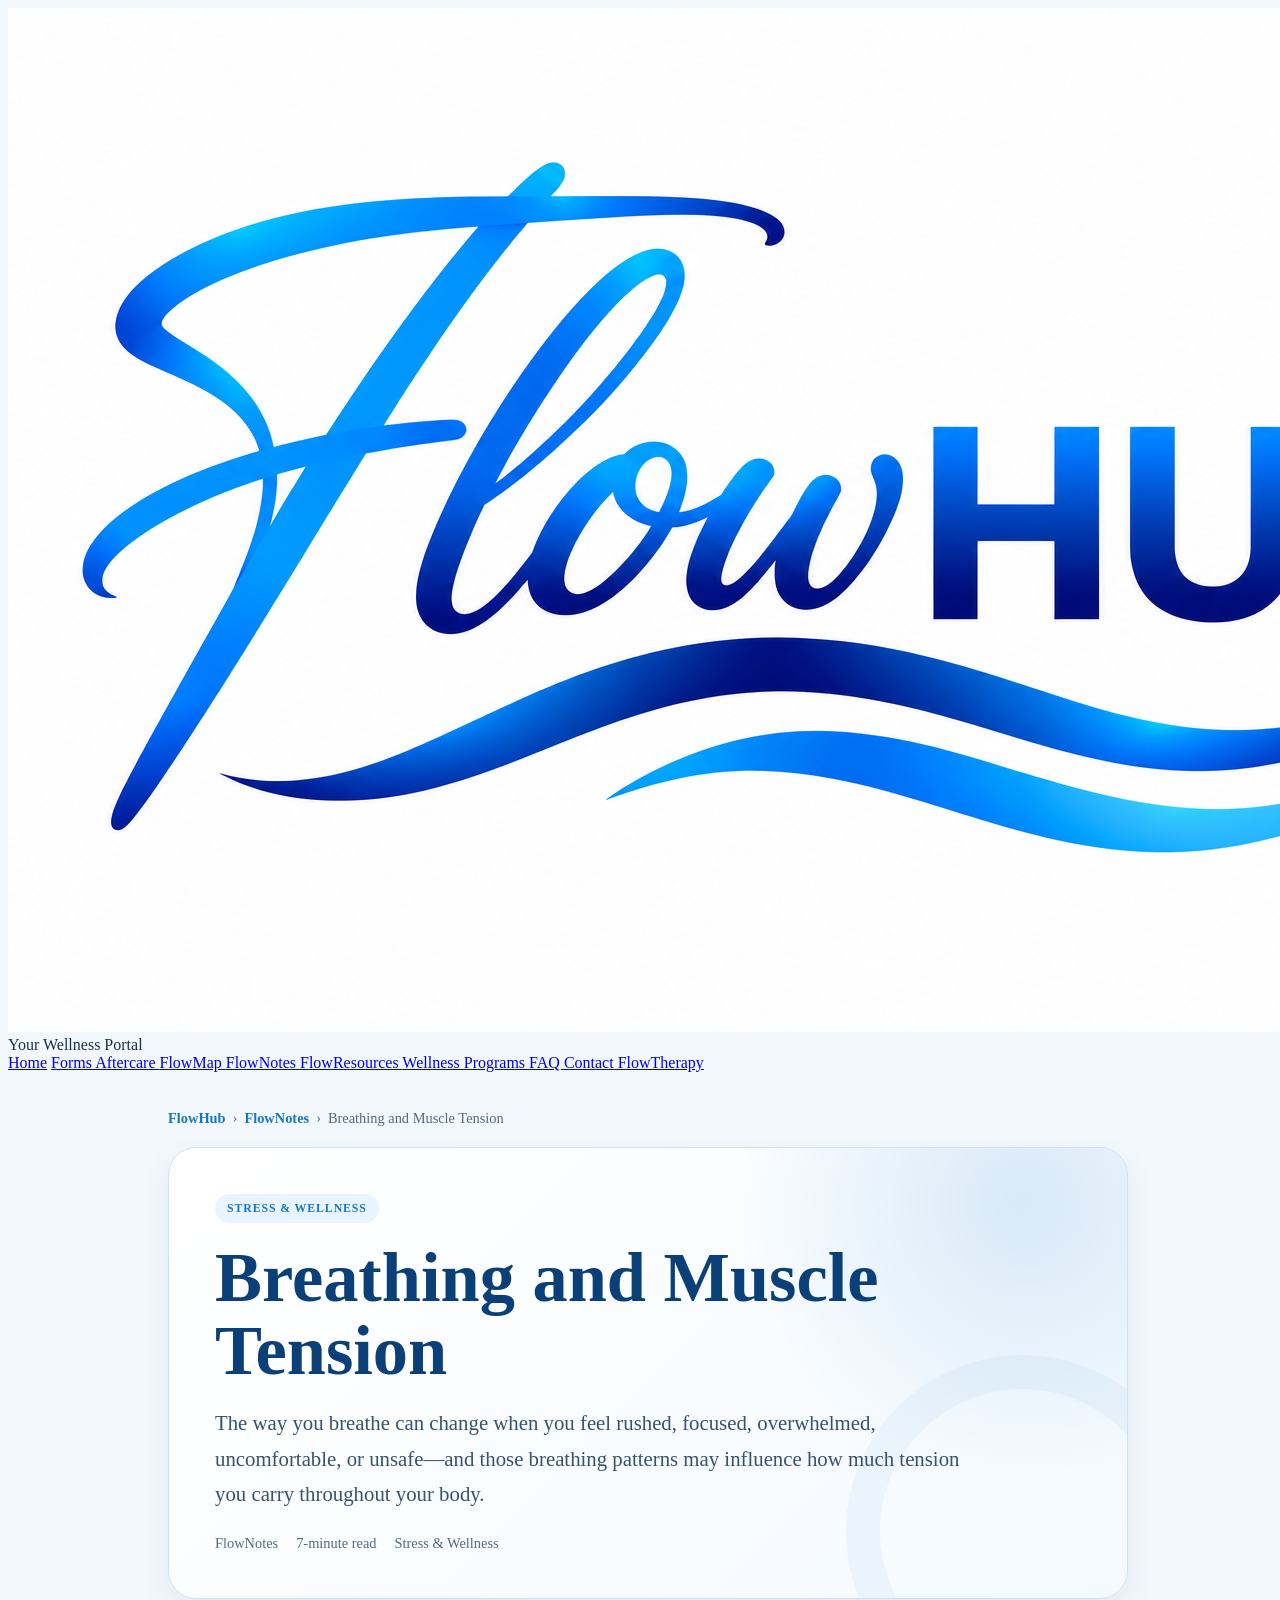
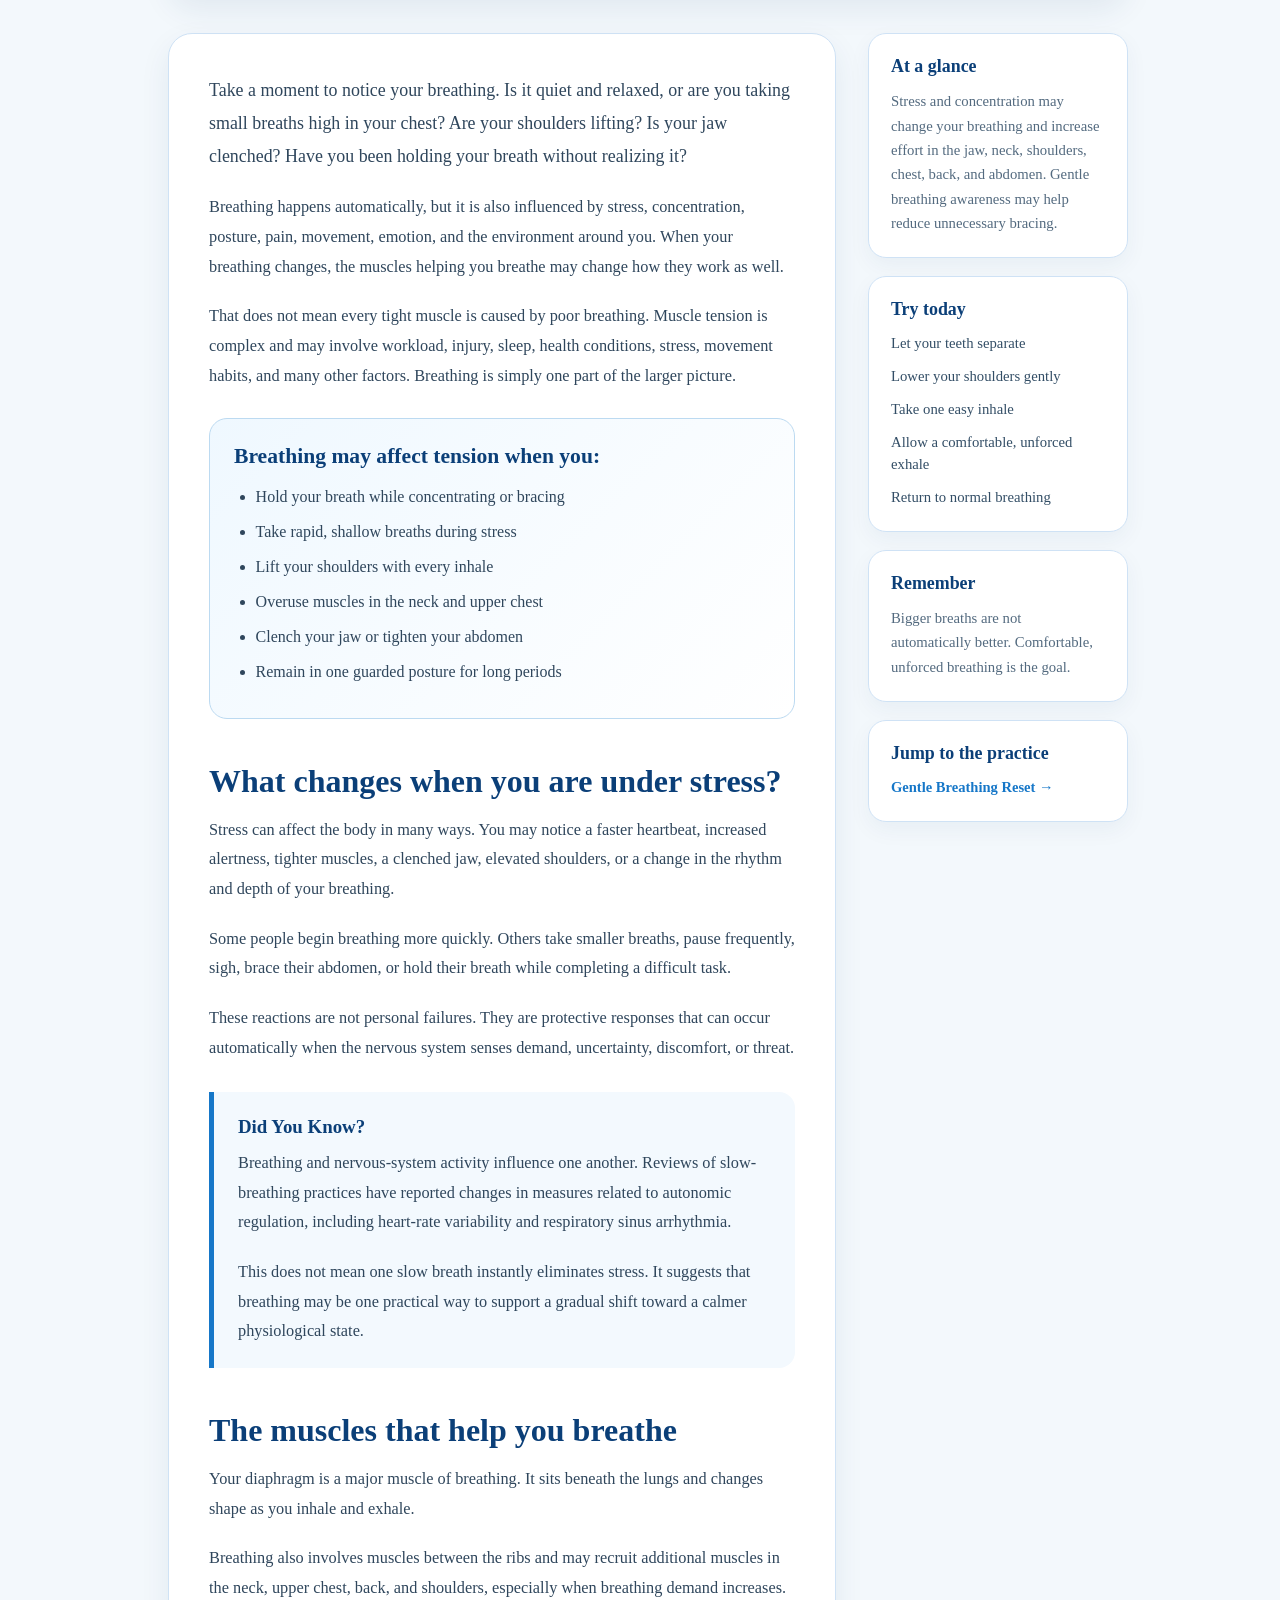
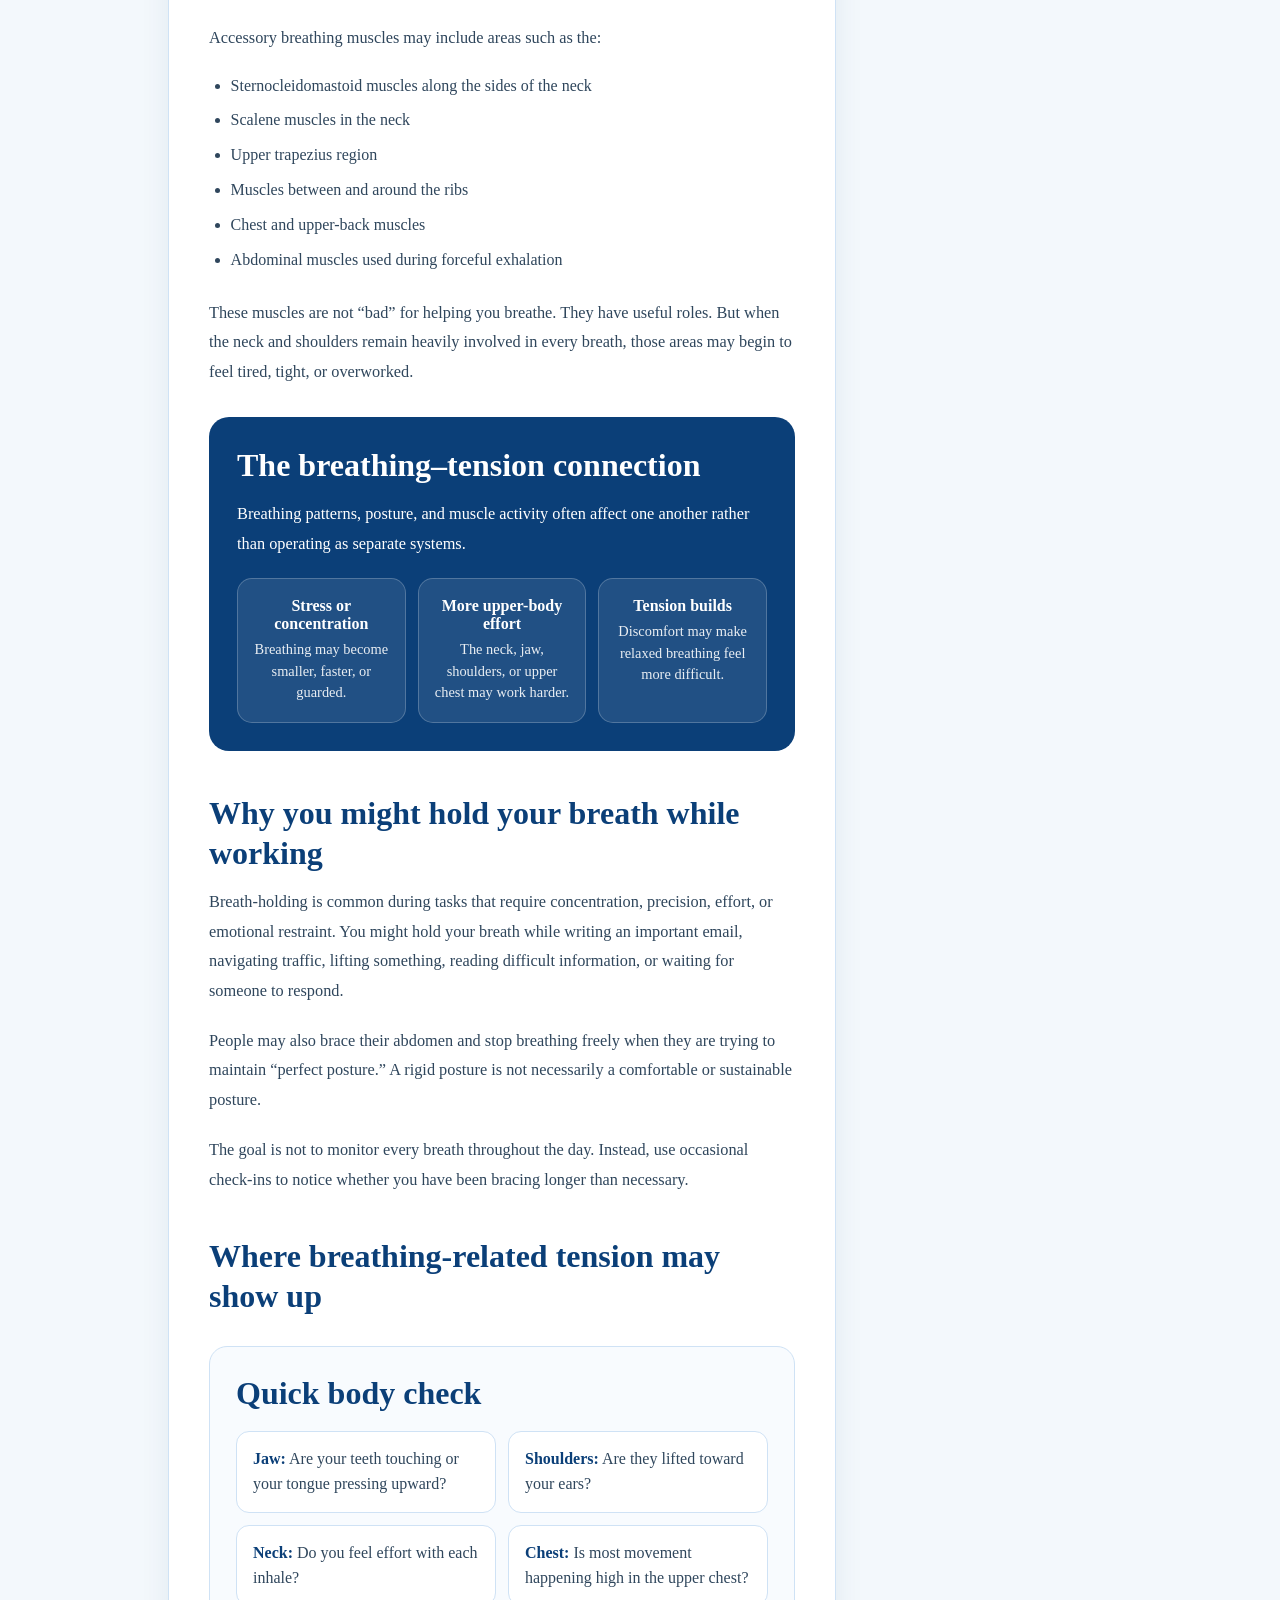
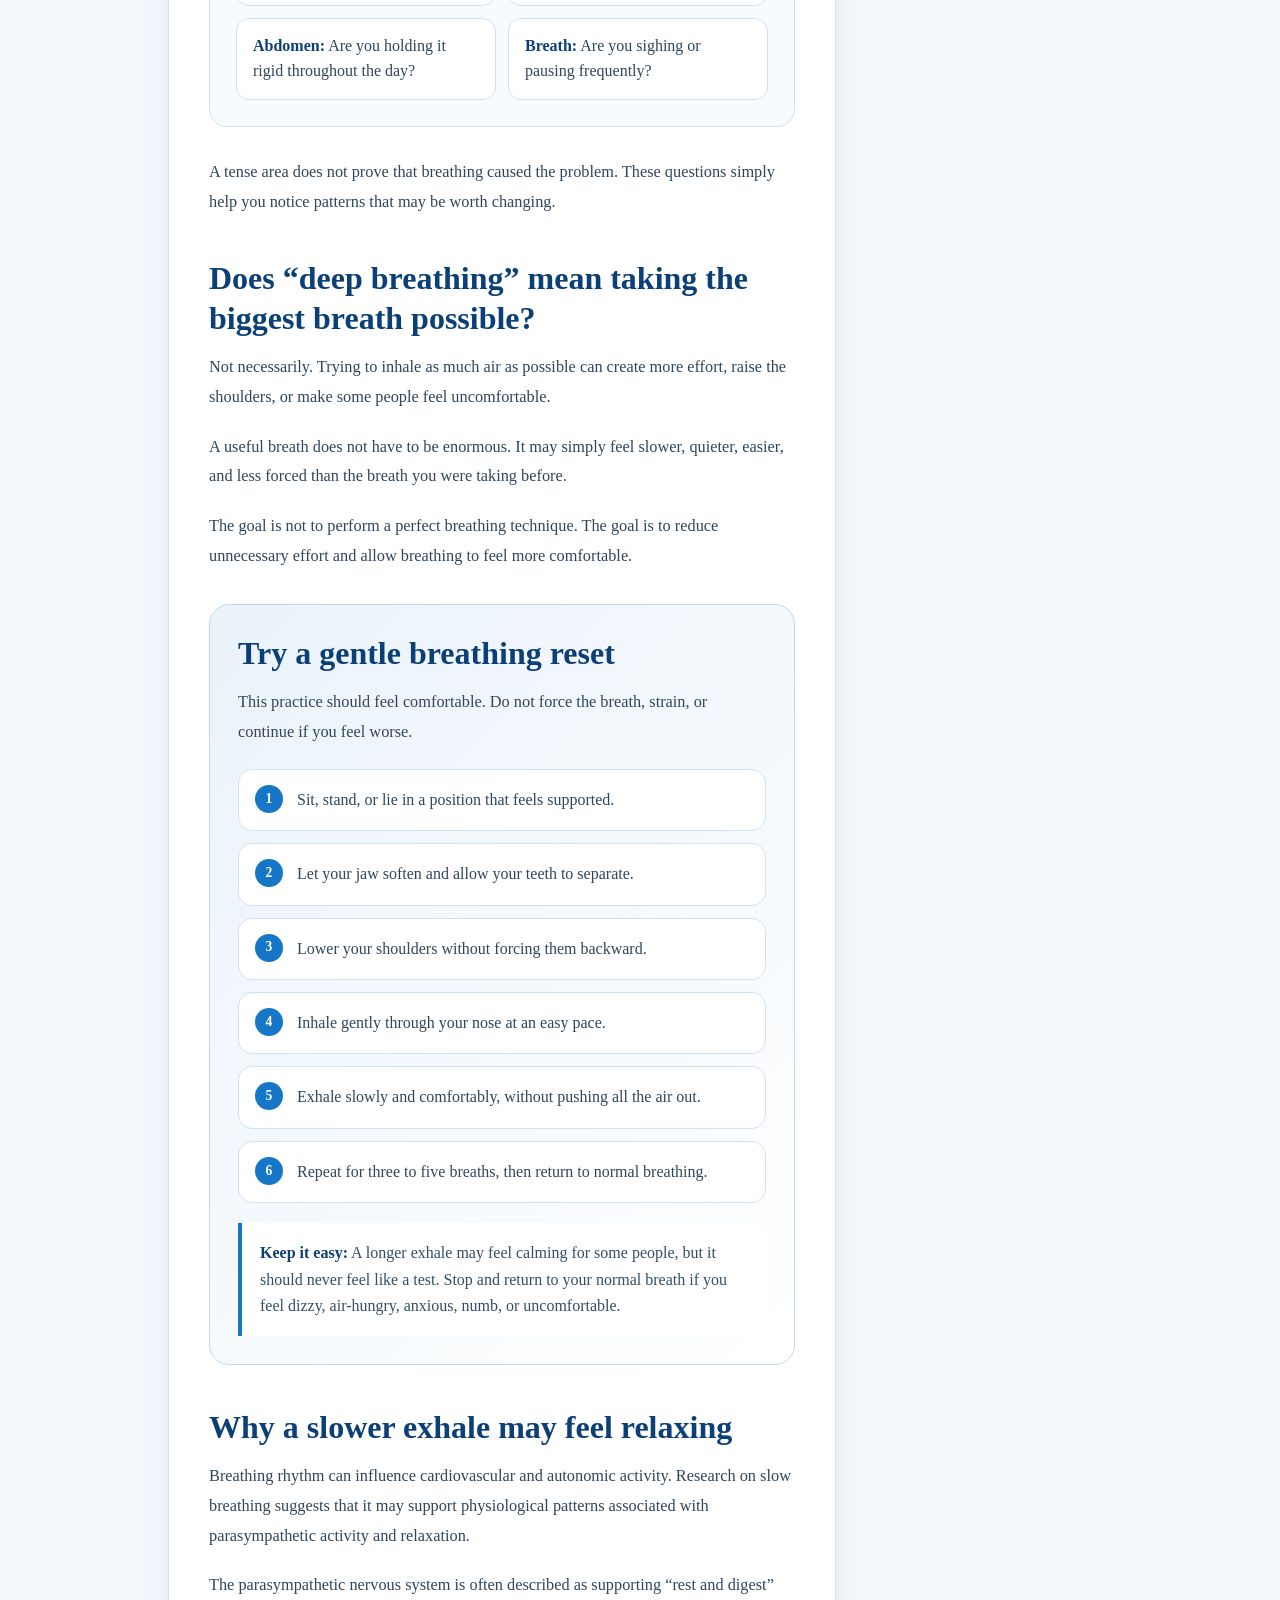
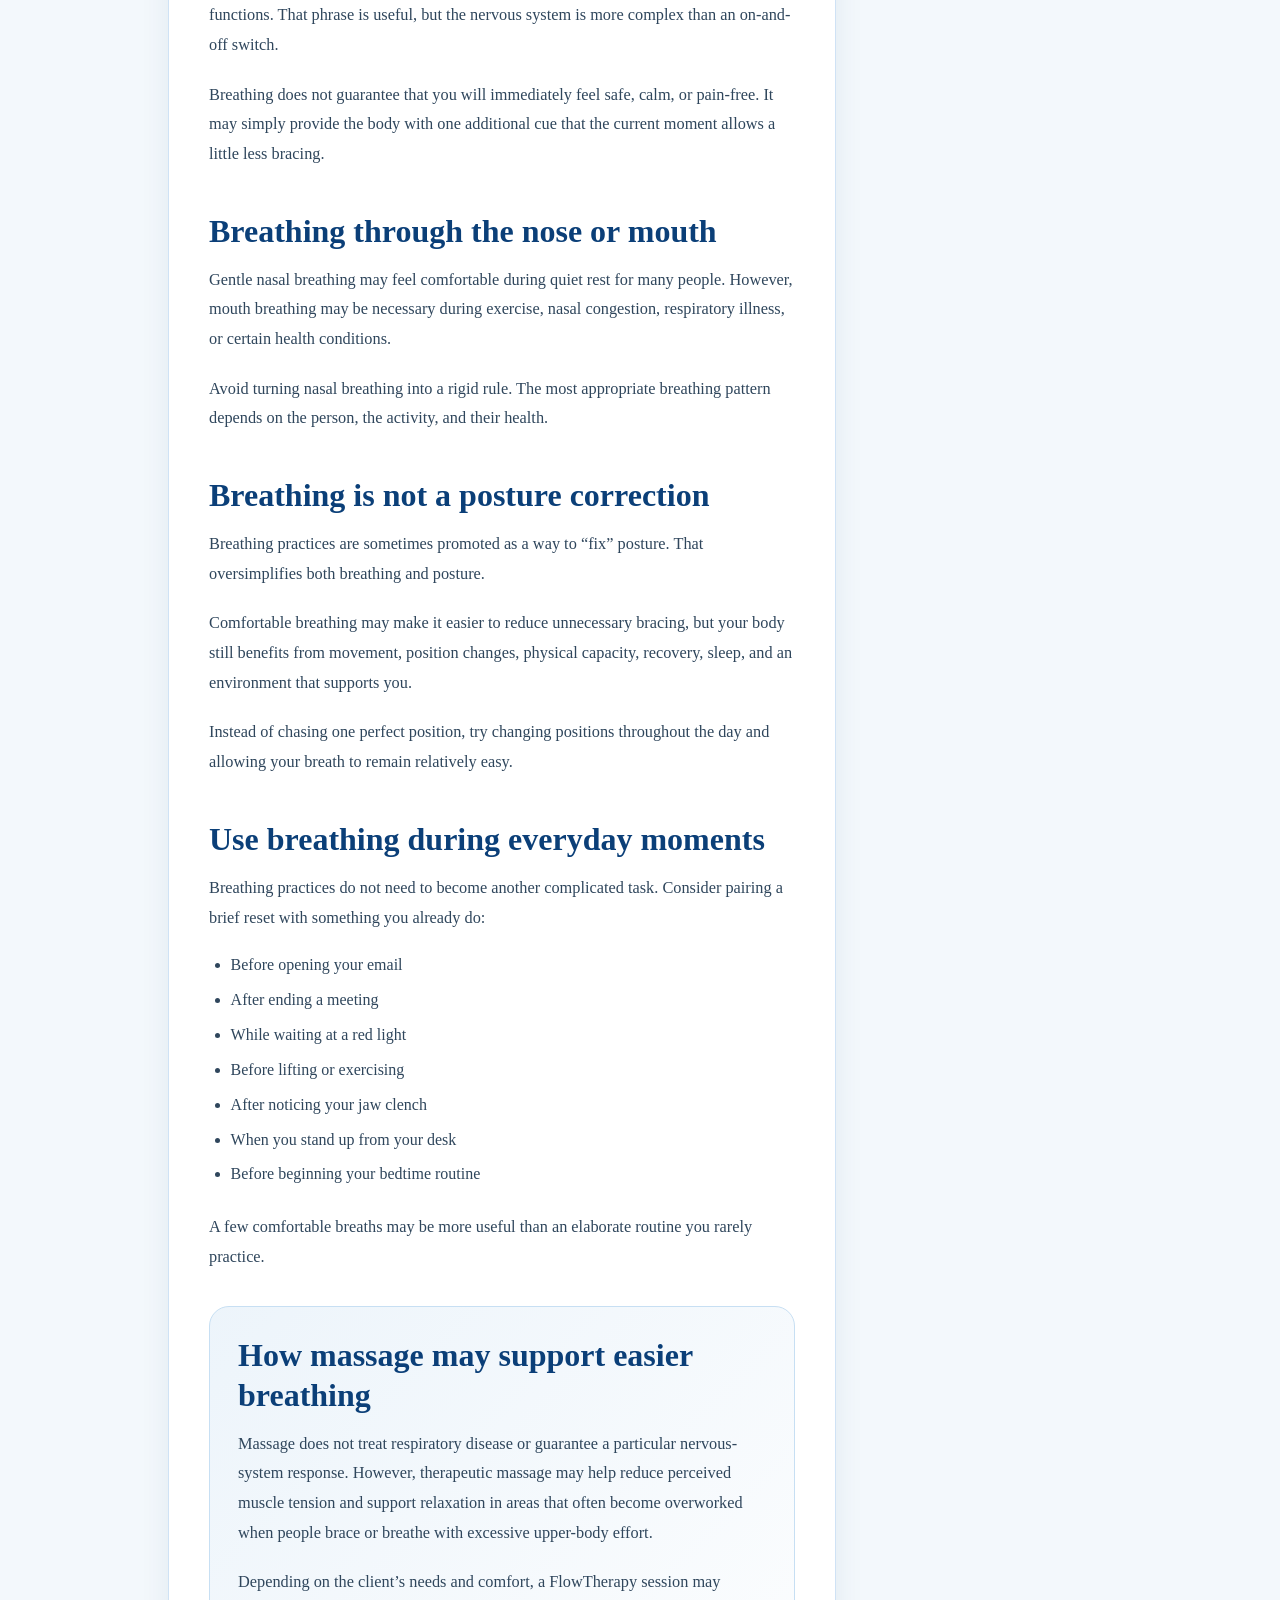
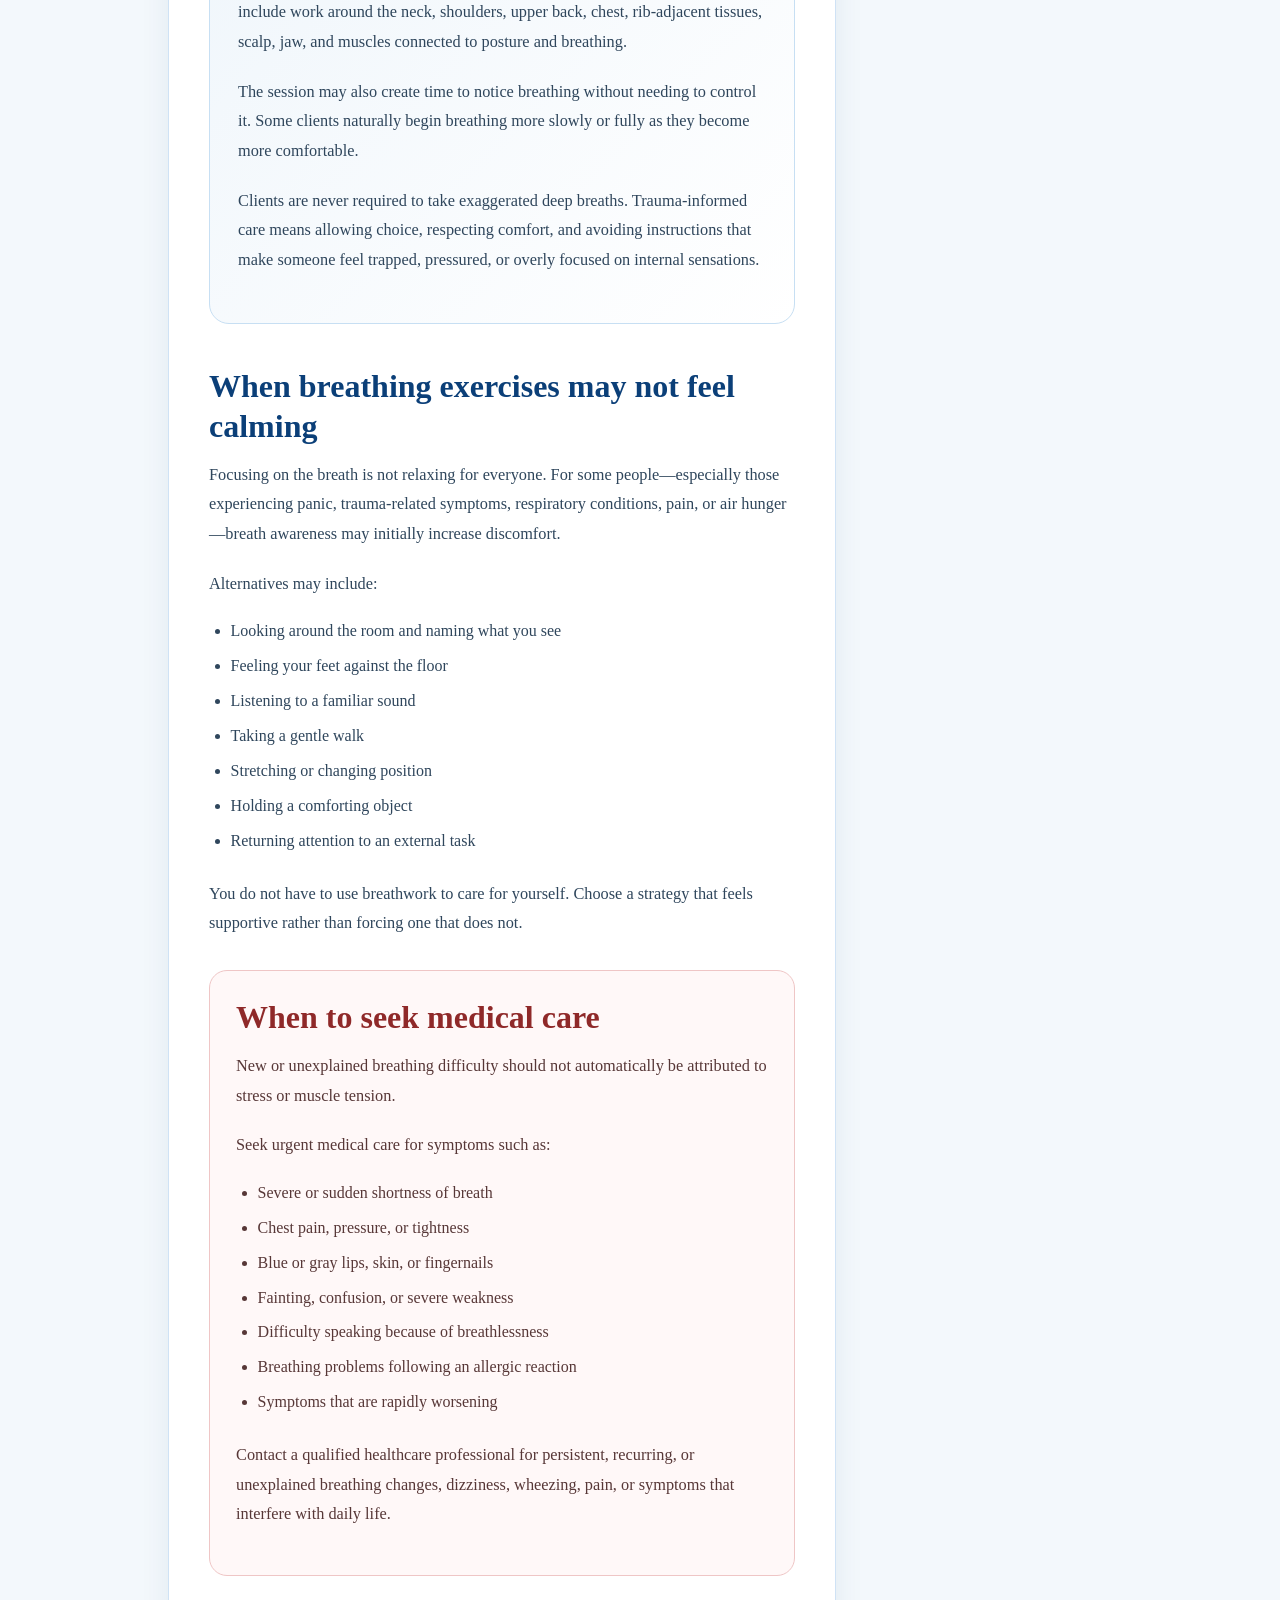
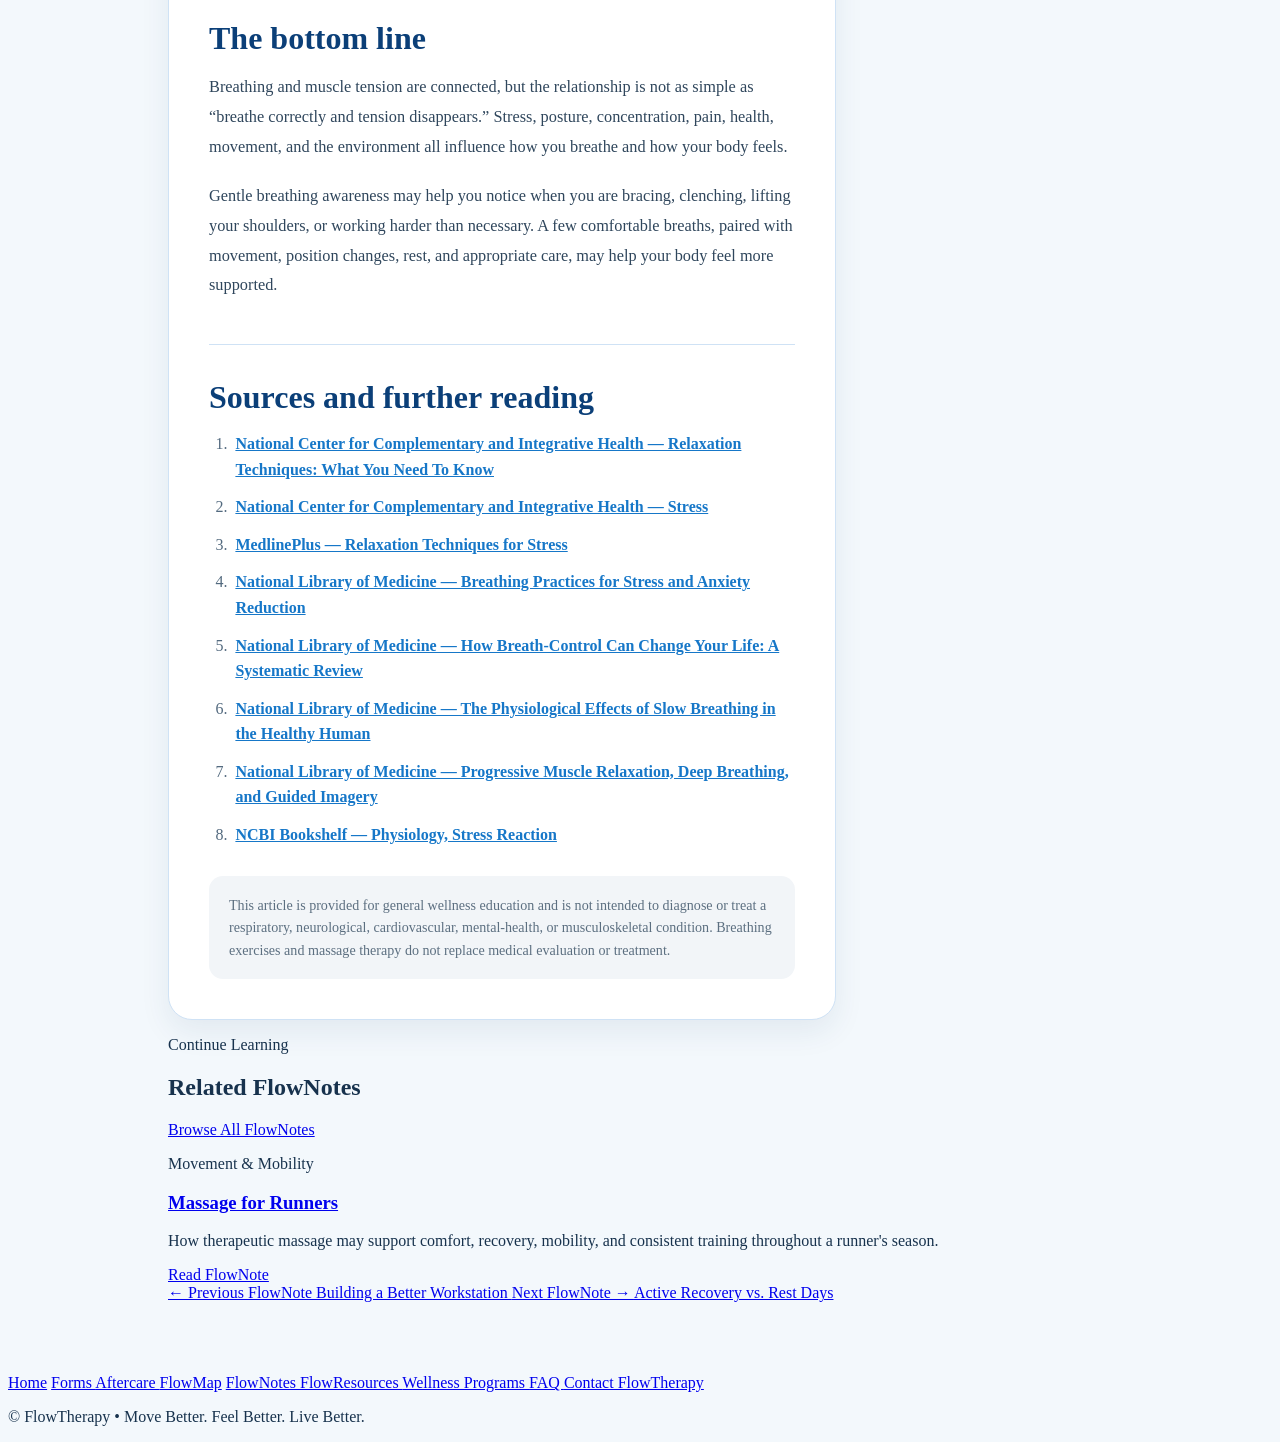
<file: articles/breathing-and-muscle-tension.html>
<!doctype html>
<html lang="en">
  <head>
    <meta charset="UTF-8" />
    <meta name="viewport" content="width=device-width, initial-scale=1.0" />

    <title>Breathing and Muscle Tension | FlowNotes</title>

    <meta
      name="description"
      content="Learn how stress can change your breathing, why shallow or guarded breathing may contribute to muscle tension, and how gentle breathing practices may support relaxation."
    />

    <link rel="stylesheet" href="../assets/css/style.css" />
    <script src="/assets/js/site-layout.js" defer></script>
    <link rel="manifest" href="../manifest.webmanifest" />

    <link rel="icon" href="../assets/icons/favicon.ico" />

    <link
      rel="icon"
      type="image/png"
      sizes="32x32"
      href="../assets/icons/favicon-32x32.png"
    />

    <link
      rel="icon"
      type="image/png"
      sizes="16x16"
      href="../assets/icons/favicon-16x16.png"
    />

    <link
      rel="apple-touch-icon"
      sizes="180x180"
      href="../assets/icons/apple-touch-icon.png"
    />

    <meta name="theme-color" content="#1677c8" />

    <style>
      :root {
        --breath-blue: #1677c8;
        --breath-blue-dark: #0b3f78;
        --breath-blue-soft: #eaf4fe;
        --breath-blue-pale: #f3f9fe;
        --breath-ink: #17324d;
        --breath-muted: #536a7f;
        --breath-border: #cfe2f5;
        --breath-surface: #ffffff;
        --breath-page: #f3f8fc;
        --breath-shadow: 0 12px 30px rgba(27, 67, 103, 0.08);
      }

      html {
        scroll-behavior: smooth;
      }

      body {
        background: var(--breath-page);
        color: var(--breath-ink);
      }

      .article-shell {
        width: min(960px, calc(100% - 32px));
        margin: 0 auto;
        padding: 38px 0 72px;
      }

      .article-breadcrumbs {
        display: flex;
        flex-wrap: wrap;
        gap: 7px;
        margin-bottom: 20px;
        color: var(--breath-muted);
        font-size: 0.9rem;
      }

      .article-breadcrumbs a {
        color: var(--breath-blue);
        font-weight: 700;
        text-decoration: none;
      }

      .article-breadcrumbs a:hover {
        text-decoration: underline;
      }

      .article-hero {
        position: relative;
        overflow: hidden;
        padding: 46px;
        border: 1px solid var(--breath-border);
        border-radius: 28px;
        background:
          radial-gradient(
            circle at 89% 12%,
            rgba(22, 119, 200, 0.14),
            transparent 30%
          ),
          linear-gradient(135deg, #ffffff 0%, #f4faff 100%);
        box-shadow: var(--breath-shadow);
      }

      .article-hero::after {
        content: "";
        position: absolute;
        right: -72px;
        bottom: -110px;
        width: 285px;
        height: 285px;
        border: 34px solid rgba(22, 119, 200, 0.05);
        border-radius: 50%;
        pointer-events: none;
      }

      .article-category {
        position: relative;
        z-index: 1;
        display: inline-flex;
        align-items: center;
        margin-bottom: 18px;
        padding: 7px 12px;
        border-radius: 999px;
        background: var(--breath-blue-soft);
        color: var(--breath-blue);
        font-size: 0.74rem;
        font-weight: 800;
        letter-spacing: 0.075em;
        text-transform: uppercase;
      }

      .article-hero h1 {
        position: relative;
        z-index: 1;
        max-width: 790px;
        margin: 0 0 18px;
        color: var(--breath-blue-dark);
        font-size: clamp(2.25rem, 5.5vw, 4.4rem);
        line-height: 1.04;
      }

      .article-deck {
        position: relative;
        z-index: 1;
        max-width: 770px;
        margin: 0;
        color: #36536d;
        font-size: clamp(1.08rem, 2vw, 1.3rem);
        line-height: 1.7;
      }

      .article-meta {
        position: relative;
        z-index: 1;
        display: flex;
        flex-wrap: wrap;
        gap: 10px 18px;
        margin-top: 24px;
        color: var(--breath-muted);
        font-size: 0.9rem;
      }

      .article-layout {
        display: grid;
        grid-template-columns: minmax(0, 1fr) 260px;
        gap: 32px;
        align-items: start;
        margin-top: 34px;
      }

      .article-content {
        padding: 40px;
        border: 1px solid var(--breath-border);
        border-radius: 24px;
        background: var(--breath-surface);
        box-shadow: var(--breath-shadow);
      }

      .article-content h2 {
        margin: 42px 0 14px;
        color: var(--breath-blue-dark);
        font-size: clamp(1.45rem, 3vw, 2rem);
        line-height: 1.25;
      }

      .article-content h2:first-child {
        margin-top: 0;
      }

      .article-content h3 {
        margin: 26px 0 10px;
        color: var(--breath-blue-dark);
        font-size: 1.18rem;
        line-height: 1.35;
      }

      .article-content p {
        margin: 0 0 20px;
        color: #2f465c;
        font-size: 1.02rem;
        line-height: 1.82;
      }

      .article-content ul,
      .article-content ol {
        margin: 8px 0 24px;
        padding-left: 1.35rem;
      }

      .article-content li {
        margin: 8px 0;
        color: #2f465c;
        line-height: 1.68;
      }

      .article-content strong {
        color: var(--breath-blue-dark);
      }

      .article-content a {
        color: var(--breath-blue);
        font-weight: 700;
      }

      .lead-paragraph {
        color: var(--breath-ink);
        font-size: 1.12rem !important;
      }

      .quick-summary {
        margin: 28px 0;
        padding: 24px;
        border: 1px solid #bcdaf1;
        border-radius: 18px;
        background: linear-gradient(135deg, #eff8ff, #ffffff);
      }

      .quick-summary h2 {
        margin: 0 0 14px;
        font-size: 1.35rem;
      }

      .quick-summary ul {
        margin-bottom: 0;
      }

      .did-you-know {
        margin: 30px 0;
        padding: 22px 24px;
        border-left: 5px solid var(--breath-blue);
        border-radius: 0 16px 16px 0;
        background: var(--breath-blue-pale);
      }

      .did-you-know h3 {
        margin: 0 0 8px;
      }

      .did-you-know p:last-child {
        margin-bottom: 0;
      }

      .connection-panel {
        margin: 30px 0;
        padding: 28px;
        border-radius: 20px;
        background: var(--breath-blue-dark);
        color: #ffffff;
      }

      .connection-panel h2 {
        margin: 0 0 14px;
        color: #ffffff;
      }

      .connection-panel p {
        color: #ffffff;
      }

      .connection-grid {
        display: grid;
        grid-template-columns: repeat(3, minmax(0, 1fr));
        gap: 12px;
        margin-top: 20px;
      }

      .connection-step {
        padding: 18px 14px;
        border: 1px solid rgba(255, 255, 255, 0.22);
        border-radius: 15px;
        background: rgba(255, 255, 255, 0.09);
        text-align: center;
      }

      .connection-step strong {
        display: block;
        margin-bottom: 6px;
        color: #ffffff;
        font-size: 1rem;
      }

      .connection-step span {
        color: rgba(255, 255, 255, 0.9);
        font-size: 0.9rem;
        line-height: 1.5;
      }

      .breathing-practice {
        margin: 34px 0;
        padding: 28px;
        border: 1px solid #bcdaf1;
        border-radius: 20px;
        background: linear-gradient(
          135deg,
          rgba(22, 119, 200, 0.09),
          rgba(255, 255, 255, 0.96)
        );
      }

      .breathing-practice h2 {
        margin-top: 0;
      }

      .practice-steps {
        display: grid;
        gap: 12px;
        margin-top: 22px;
        counter-reset: breath-step;
      }

      .practice-step {
        position: relative;
        padding: 17px 18px 17px 58px;
        border: 1px solid var(--breath-border);
        border-radius: 14px;
        background: #ffffff;
        color: #2f465c;
        line-height: 1.65;
      }

      .practice-step::before {
        counter-increment: breath-step;
        content: counter(breath-step);
        position: absolute;
        top: 15px;
        left: 16px;
        display: inline-flex;
        width: 28px;
        height: 28px;
        align-items: center;
        justify-content: center;
        border-radius: 50%;
        background: var(--breath-blue);
        color: #ffffff;
        font-size: 0.85rem;
        font-weight: 900;
      }

      .practice-note {
        margin-top: 20px;
        padding: 17px 18px;
        border-left: 4px solid var(--breath-blue);
        border-radius: 0 12px 12px 0;
        background: #ffffff;
        color: #334e66;
        line-height: 1.65;
      }

      .body-check {
        margin: 30px 0;
        padding: 26px;
        border: 1px solid var(--breath-border);
        border-radius: 18px;
        background: #f8fbfe;
      }

      .body-check h2 {
        margin-top: 0;
      }

      .body-check-grid {
        display: grid;
        grid-template-columns: repeat(2, minmax(0, 1fr));
        gap: 12px;
        margin-top: 18px;
      }

      .body-check-item {
        padding: 15px 16px;
        border: 1px solid var(--breath-border);
        border-radius: 13px;
        background: #ffffff;
        color: #2f465c;
        line-height: 1.55;
      }

      .massage-section {
        margin: 34px 0;
        padding: 28px;
        border: 1px solid #c7dff3;
        border-radius: 20px;
        background: linear-gradient(
          135deg,
          rgba(22, 119, 200, 0.08),
          rgba(255, 255, 255, 0.94)
        );
      }

      .massage-section h2 {
        margin-top: 0;
      }

      .safety-panel {
        margin: 32px 0;
        padding: 26px;
        border: 1px solid #efc6c6;
        border-radius: 18px;
        background: #fff8f8;
      }

      .safety-panel h2 {
        margin-top: 0;
        color: #8f2929;
      }

      .safety-panel p,
      .safety-panel li {
        color: #573737;
      }

      .article-sidebar {
        position: sticky;
        top: 22px;
        display: grid;
        gap: 18px;
      }

      .sidebar-card {
        padding: 22px;
        border: 1px solid var(--breath-border);
        border-radius: 18px;
        background: #ffffff;
        box-shadow: 0 8px 22px rgba(27, 67, 103, 0.05);
      }

      .sidebar-card h2 {
        margin: 0 0 12px;
        color: var(--breath-blue-dark);
        font-size: 1.12rem;
      }

      .sidebar-card p {
        margin: 0;
        color: var(--breath-muted);
        font-size: 0.92rem;
        line-height: 1.65;
      }

      .sidebar-card ul {
        margin: 12px 0 0;
        padding: 0;
        list-style: none;
      }

      .sidebar-card li {
        color: #334e66;
        font-size: 0.92rem;
        line-height: 1.55;
      }

      .sidebar-card li + li {
        margin-top: 10px;
      }

      .sidebar-card a {
        color: var(--breath-blue);
        font-size: 0.91rem;
        font-weight: 700;
        line-height: 1.45;
        text-decoration: none;
      }

      .sidebar-card a:hover {
        text-decoration: underline;
      }

      .source-list {
        margin-top: 44px;
        padding-top: 32px;
        border-top: 1px solid var(--breath-border);
      }

      .source-list h2 {
        margin-top: 0;
      }

      .source-list ol {
        margin: 0;
        padding-left: 1.4rem;
      }

      .source-list li {
        margin: 12px 0;
        padding-left: 4px;
        color: var(--breath-muted);
        line-height: 1.6;
      }

      .source-list a {
        color: var(--breath-blue);
        font-weight: 700;
      }

      .article-disclaimer {
        margin-top: 28px;
        padding: 18px 20px;
        border-radius: 14px;
        background: #f2f5f8;
        color: #5c6f80;
        font-size: 0.88rem;
        line-height: 1.6;
      }

      .related-reading {
        margin-top: 36px;
        padding: 30px;
        border: 1px solid var(--breath-border);
        border-radius: 22px;
        background: #ffffff;
        box-shadow: var(--breath-shadow);
      }

      .related-reading h2 {
        margin: 0 0 18px;
        color: var(--breath-blue-dark);
        text-align: center;
      }

      .related-grid {
        display: grid;
        grid-template-columns: repeat(3, minmax(0, 1fr));
        gap: 14px;
      }

      .related-card {
        display: block;
        padding: 18px;
        border: 1px solid var(--breath-border);
        border-radius: 15px;
        background: #f9fcff;
        color: var(--breath-blue-dark);
        font-weight: 800;
        line-height: 1.4;
        text-decoration: none;
      }

      .related-card:hover {
        border-color: var(--breath-blue);
        background: var(--breath-blue-soft);
      }

      @media (max-width: 860px) {
        .article-layout {
          grid-template-columns: 1fr;
        }

        .article-sidebar {
          position: static;
          grid-template-columns: repeat(2, minmax(0, 1fr));
        }
      }

      @media (max-width: 680px) {
        .article-shell {
          width: min(100% - 20px, 960px);
          padding-top: 26px;
        }

        .article-hero,
        .article-content {
          padding: 26px;
        }

        .connection-grid,
        .body-check-grid,
        .related-grid,
        .article-sidebar {
          grid-template-columns: 1fr;
        }
      }
    </style>
  </head>

  <body data-article-id="breathing-and-muscle-tension">
    <div id="site-header"></div>

    <main class="article-shell">
      <nav class="article-breadcrumbs" aria-label="Breadcrumb">
        <a href="../index.html">FlowHub</a>
        <span>›</span>
        <a href="../pages/flownotes.html">FlowNotes</a>
        <span>›</span>
        <span>Breathing and Muscle Tension</span>
      </nav>

      <article>
        <header class="article-hero">
          <span class="article-category">Stress &amp; Wellness</span>

          <h1>Breathing and Muscle Tension</h1>

          <p class="article-deck">
            The way you breathe can change when you feel rushed, focused,
            overwhelmed, uncomfortable, or unsafe—and those breathing patterns
            may influence how much tension you carry throughout your body.
          </p>

          <div class="article-meta">
            <span>FlowNotes</span>
            <span>7-minute read</span>
            <span>Stress &amp; Wellness</span>
          </div>
        </header>

        <div class="article-layout">
          <div class="article-content">
            <p class="lead-paragraph">
              Take a moment to notice your breathing. Is it quiet and relaxed,
              or are you taking small breaths high in your chest? Are your
              shoulders lifting? Is your jaw clenched? Have you been holding
              your breath without realizing it?
            </p>

            <p>
              Breathing happens automatically, but it is also influenced by
              stress, concentration, posture, pain, movement, emotion, and the
              environment around you. When your breathing changes, the muscles
              helping you breathe may change how they work as well.
            </p>

            <p>
              That does not mean every tight muscle is caused by poor breathing.
              Muscle tension is complex and may involve workload, injury, sleep,
              health conditions, stress, movement habits, and many other
              factors. Breathing is simply one part of the larger picture.
            </p>

            <section class="quick-summary">
              <h2>Breathing may affect tension when you:</h2>

              <ul>
                <li>Hold your breath while concentrating or bracing</li>
                <li>Take rapid, shallow breaths during stress</li>
                <li>Lift your shoulders with every inhale</li>
                <li>Overuse muscles in the neck and upper chest</li>
                <li>Clench your jaw or tighten your abdomen</li>
                <li>Remain in one guarded posture for long periods</li>
              </ul>
            </section>

            <h2>What changes when you are under stress?</h2>

            <p>
              Stress can affect the body in many ways. You may notice a faster
              heartbeat, increased alertness, tighter muscles, a clenched jaw,
              elevated shoulders, or a change in the rhythm and depth of your
              breathing.
            </p>

            <p>
              Some people begin breathing more quickly. Others take smaller
              breaths, pause frequently, sigh, brace their abdomen, or hold
              their breath while completing a difficult task.
            </p>

            <p>
              These reactions are not personal failures. They are protective
              responses that can occur automatically when the nervous system
              senses demand, uncertainty, discomfort, or threat.
            </p>

            <section class="did-you-know">
              <h3>Did You Know?</h3>

              <p>
                Breathing and nervous-system activity influence one another.
                Reviews of slow-breathing practices have reported changes in
                measures related to autonomic regulation, including heart-rate
                variability and respiratory sinus arrhythmia.
              </p>

              <p>
                This does not mean one slow breath instantly eliminates stress.
                It suggests that breathing may be one practical way to support a
                gradual shift toward a calmer physiological state.
              </p>
            </section>

            <h2>The muscles that help you breathe</h2>

            <p>
              Your diaphragm is a major muscle of breathing. It sits beneath the
              lungs and changes shape as you inhale and exhale.
            </p>

            <p>
              Breathing also involves muscles between the ribs and may recruit
              additional muscles in the neck, upper chest, back, and shoulders,
              especially when breathing demand increases.
            </p>

            <p>Accessory breathing muscles may include areas such as the:</p>

            <ul>
              <li>Sternocleidomastoid muscles along the sides of the neck</li>
              <li>Scalene muscles in the neck</li>
              <li>Upper trapezius region</li>
              <li>Muscles between and around the ribs</li>
              <li>Chest and upper-back muscles</li>
              <li>Abdominal muscles used during forceful exhalation</li>
            </ul>

            <p>
              These muscles are not “bad” for helping you breathe. They have
              useful roles. But when the neck and shoulders remain heavily
              involved in every breath, those areas may begin to feel tired,
              tight, or overworked.
            </p>

            <section class="connection-panel">
              <h2>The breathing–tension connection</h2>

              <p>
                Breathing patterns, posture, and muscle activity often affect
                one another rather than operating as separate systems.
              </p>

              <div class="connection-grid">
                <div class="connection-step">
                  <strong>Stress or concentration</strong>
                  <span>Breathing may become smaller, faster, or guarded.</span>
                </div>

                <div class="connection-step">
                  <strong>More upper-body effort</strong>
                  <span>
                    The neck, jaw, shoulders, or upper chest may work harder.
                  </span>
                </div>

                <div class="connection-step">
                  <strong>Tension builds</strong>
                  <span>
                    Discomfort may make relaxed breathing feel more difficult.
                  </span>
                </div>
              </div>
            </section>

            <h2>Why you might hold your breath while working</h2>

            <p>
              Breath-holding is common during tasks that require concentration,
              precision, effort, or emotional restraint. You might hold your
              breath while writing an important email, navigating traffic,
              lifting something, reading difficult information, or waiting for
              someone to respond.
            </p>

            <p>
              People may also brace their abdomen and stop breathing freely when
              they are trying to maintain “perfect posture.” A rigid posture is
              not necessarily a comfortable or sustainable posture.
            </p>

            <p>
              The goal is not to monitor every breath throughout the day.
              Instead, use occasional check-ins to notice whether you have been
              bracing longer than necessary.
            </p>

            <h2>Where breathing-related tension may show up</h2>

            <div class="body-check">
              <h2>Quick body check</h2>

              <div class="body-check-grid">
                <div class="body-check-item">
                  <strong>Jaw:</strong> Are your teeth touching or your tongue
                  pressing upward?
                </div>

                <div class="body-check-item">
                  <strong>Shoulders:</strong> Are they lifted toward your ears?
                </div>

                <div class="body-check-item">
                  <strong>Neck:</strong> Do you feel effort with each inhale?
                </div>

                <div class="body-check-item">
                  <strong>Chest:</strong> Is most movement happening high in the
                  upper chest?
                </div>

                <div class="body-check-item">
                  <strong>Abdomen:</strong> Are you holding it rigid throughout
                  the day?
                </div>

                <div class="body-check-item">
                  <strong>Breath:</strong> Are you sighing or pausing
                  frequently?
                </div>
              </div>
            </div>

            <p>
              A tense area does not prove that breathing caused the problem.
              These questions simply help you notice patterns that may be worth
              changing.
            </p>

            <h2>
              Does “deep breathing” mean taking the biggest breath possible?
            </h2>

            <p>
              Not necessarily. Trying to inhale as much air as possible can
              create more effort, raise the shoulders, or make some people feel
              uncomfortable.
            </p>

            <p>
              A useful breath does not have to be enormous. It may simply feel
              slower, quieter, easier, and less forced than the breath you were
              taking before.
            </p>

            <p>
              The goal is not to perform a perfect breathing technique. The goal
              is to reduce unnecessary effort and allow breathing to feel more
              comfortable.
            </p>

            <section id="gentle-breathing-reset" class="breathing-practice">
              <h2>Try a gentle breathing reset</h2>

              <p>
                This practice should feel comfortable. Do not force the breath,
                strain, or continue if you feel worse.
              </p>

              <div class="practice-steps">
                <div class="practice-step">
                  Sit, stand, or lie in a position that feels supported.
                </div>

                <div class="practice-step">
                  Let your jaw soften and allow your teeth to separate.
                </div>

                <div class="practice-step">
                  Lower your shoulders without forcing them backward.
                </div>

                <div class="practice-step">
                  Inhale gently through your nose at an easy pace.
                </div>

                <div class="practice-step">
                  Exhale slowly and comfortably, without pushing all the air
                  out.
                </div>

                <div class="practice-step">
                  Repeat for three to five breaths, then return to normal
                  breathing.
                </div>
              </div>

              <div class="practice-note">
                <strong>Keep it easy:</strong> A longer exhale may feel calming
                for some people, but it should never feel like a test. Stop and
                return to your normal breath if you feel dizzy, air-hungry,
                anxious, numb, or uncomfortable.
              </div>
            </section>

            <h2>Why a slower exhale may feel relaxing</h2>

            <p>
              Breathing rhythm can influence cardiovascular and autonomic
              activity. Research on slow breathing suggests that it may support
              physiological patterns associated with parasympathetic activity
              and relaxation.
            </p>

            <p>
              The parasympathetic nervous system is often described as
              supporting “rest and digest” functions. That phrase is useful, but
              the nervous system is more complex than an on-and-off switch.
            </p>

            <p>
              Breathing does not guarantee that you will immediately feel safe,
              calm, or pain-free. It may simply provide the body with one
              additional cue that the current moment allows a little less
              bracing.
            </p>

            <h2>Breathing through the nose or mouth</h2>

            <p>
              Gentle nasal breathing may feel comfortable during quiet rest for
              many people. However, mouth breathing may be necessary during
              exercise, nasal congestion, respiratory illness, or certain health
              conditions.
            </p>

            <p>
              Avoid turning nasal breathing into a rigid rule. The most
              appropriate breathing pattern depends on the person, the activity,
              and their health.
            </p>

            <h2>Breathing is not a posture correction</h2>

            <p>
              Breathing practices are sometimes promoted as a way to “fix”
              posture. That oversimplifies both breathing and posture.
            </p>

            <p>
              Comfortable breathing may make it easier to reduce unnecessary
              bracing, but your body still benefits from movement, position
              changes, physical capacity, recovery, sleep, and an environment
              that supports you.
            </p>

            <p>
              Instead of chasing one perfect position, try changing positions
              throughout the day and allowing your breath to remain relatively
              easy.
            </p>

            <h2>Use breathing during everyday moments</h2>

            <p>
              Breathing practices do not need to become another complicated
              task. Consider pairing a brief reset with something you already
              do:
            </p>

            <ul>
              <li>Before opening your email</li>
              <li>After ending a meeting</li>
              <li>While waiting at a red light</li>
              <li>Before lifting or exercising</li>
              <li>After noticing your jaw clench</li>
              <li>When you stand up from your desk</li>
              <li>Before beginning your bedtime routine</li>
            </ul>

            <p>
              A few comfortable breaths may be more useful than an elaborate
              routine you rarely practice.
            </p>

            <section class="massage-section">
              <h2>How massage may support easier breathing</h2>

              <p>
                Massage does not treat respiratory disease or guarantee a
                particular nervous-system response. However, therapeutic massage
                may help reduce perceived muscle tension and support relaxation
                in areas that often become overworked when people brace or
                breathe with excessive upper-body effort.
              </p>

              <p>
                Depending on the client’s needs and comfort, a FlowTherapy
                session may include work around the neck, shoulders, upper back,
                chest, rib-adjacent tissues, scalp, jaw, and muscles connected
                to posture and breathing.
              </p>

              <p>
                The session may also create time to notice breathing without
                needing to control it. Some clients naturally begin breathing
                more slowly or fully as they become more comfortable.
              </p>

              <p>
                Clients are never required to take exaggerated deep breaths.
                Trauma-informed care means allowing choice, respecting comfort,
                and avoiding instructions that make someone feel trapped,
                pressured, or overly focused on internal sensations.
              </p>
            </section>

            <h2>When breathing exercises may not feel calming</h2>

            <p>
              Focusing on the breath is not relaxing for everyone. For some
              people—especially those experiencing panic, trauma-related
              symptoms, respiratory conditions, pain, or air hunger—breath
              awareness may initially increase discomfort.
            </p>

            <p>Alternatives may include:</p>

            <ul>
              <li>Looking around the room and naming what you see</li>
              <li>Feeling your feet against the floor</li>
              <li>Listening to a familiar sound</li>
              <li>Taking a gentle walk</li>
              <li>Stretching or changing position</li>
              <li>Holding a comforting object</li>
              <li>Returning attention to an external task</li>
            </ul>

            <p>
              You do not have to use breathwork to care for yourself. Choose a
              strategy that feels supportive rather than forcing one that does
              not.
            </p>

            <section class="safety-panel">
              <h2>When to seek medical care</h2>

              <p>
                New or unexplained breathing difficulty should not automatically
                be attributed to stress or muscle tension.
              </p>

              <p>Seek urgent medical care for symptoms such as:</p>

              <ul>
                <li>Severe or sudden shortness of breath</li>
                <li>Chest pain, pressure, or tightness</li>
                <li>Blue or gray lips, skin, or fingernails</li>
                <li>Fainting, confusion, or severe weakness</li>
                <li>Difficulty speaking because of breathlessness</li>
                <li>Breathing problems following an allergic reaction</li>
                <li>Symptoms that are rapidly worsening</li>
              </ul>

              <p>
                Contact a qualified healthcare professional for persistent,
                recurring, or unexplained breathing changes, dizziness,
                wheezing, pain, or symptoms that interfere with daily life.
              </p>
            </section>

            <h2>The bottom line</h2>

            <p>
              Breathing and muscle tension are connected, but the relationship
              is not as simple as “breathe correctly and tension disappears.”
              Stress, posture, concentration, pain, health, movement, and the
              environment all influence how you breathe and how your body feels.
            </p>

            <p>
              Gentle breathing awareness may help you notice when you are
              bracing, clenching, lifting your shoulders, or working harder than
              necessary. A few comfortable breaths, paired with movement,
              position changes, rest, and appropriate care, may help your body
              feel more supported.
            </p>

            <section class="source-list">
              <h2>Sources and further reading</h2>

              <ol>
                <li>
                  <a
                    href="https://www.nccih.nih.gov/health/relaxation-techniques-what-you-need-to-know"
                    target="_blank"
                    rel="noopener noreferrer"
                  >
                    National Center for Complementary and Integrative Health —
                    Relaxation Techniques: What You Need To Know
                  </a>
                </li>

                <li>
                  <a
                    href="https://www.nccih.nih.gov/health/stress"
                    target="_blank"
                    rel="noopener noreferrer"
                  >
                    National Center for Complementary and Integrative Health —
                    Stress
                  </a>
                </li>

                <li>
                  <a
                    href="https://medlineplus.gov/ency/patientinstructions/000874.htm"
                    target="_blank"
                    rel="noopener noreferrer"
                  >
                    MedlinePlus — Relaxation Techniques for Stress
                  </a>
                </li>

                <li>
                  <a
                    href="https://pmc.ncbi.nlm.nih.gov/articles/PMC10741869/"
                    target="_blank"
                    rel="noopener noreferrer"
                  >
                    National Library of Medicine — Breathing Practices for
                    Stress and Anxiety Reduction
                  </a>
                </li>

                <li>
                  <a
                    href="https://pmc.ncbi.nlm.nih.gov/articles/PMC6137615/"
                    target="_blank"
                    rel="noopener noreferrer"
                  >
                    National Library of Medicine — How Breath-Control Can Change
                    Your Life: A Systematic Review
                  </a>
                </li>

                <li>
                  <a
                    href="https://pmc.ncbi.nlm.nih.gov/articles/PMC5709795/"
                    target="_blank"
                    rel="noopener noreferrer"
                  >
                    National Library of Medicine — The Physiological Effects of
                    Slow Breathing in the Healthy Human
                  </a>
                </li>

                <li>
                  <a
                    href="https://pmc.ncbi.nlm.nih.gov/articles/PMC8272667/"
                    target="_blank"
                    rel="noopener noreferrer"
                  >
                    National Library of Medicine — Progressive Muscle
                    Relaxation, Deep Breathing, and Guided Imagery
                  </a>
                </li>

                <li>
                  <a
                    href="https://www.ncbi.nlm.nih.gov/books/NBK541120/"
                    target="_blank"
                    rel="noopener noreferrer"
                  >
                    NCBI Bookshelf — Physiology, Stress Reaction
                  </a>
                </li>
              </ol>
            </section>

            <div class="article-disclaimer">
              This article is provided for general wellness education and is not
              intended to diagnose or treat a respiratory, neurological,
              cardiovascular, mental-health, or musculoskeletal condition.
              Breathing exercises and massage therapy do not replace medical
              evaluation or treatment.
            </div>
          </div>

          <aside class="article-sidebar" aria-label="Article resources">
            <section class="sidebar-card">
              <h2>At a glance</h2>

              <p>
                Stress and concentration may change your breathing and increase
                effort in the jaw, neck, shoulders, chest, back, and abdomen.
                Gentle breathing awareness may help reduce unnecessary bracing.
              </p>
            </section>

            <section class="sidebar-card">
              <h2>Try today</h2>

              <ul>
                <li>Let your teeth separate</li>
                <li>Lower your shoulders gently</li>
                <li>Take one easy inhale</li>
                <li>Allow a comfortable, unforced exhale</li>
                <li>Return to normal breathing</li>
              </ul>
            </section>

            <section class="sidebar-card">
              <h2>Remember</h2>

              <p>
                Bigger breaths are not automatically better. Comfortable,
                unforced breathing is the goal.
              </p>
            </section>

            <section class="sidebar-card">
              <h2>Jump to the practice</h2>

              <ul>
                <li>
                  <a href="#gentle-breathing-reset">
                    Gentle Breathing Reset →
                  </a>
                </li>
              </ul>
            </section>
          </aside>
        </div>
      </article>

      <div id="flowhub-related-articles"></div>

      <div id="flowhub-article-navigation"></div>
    </main>

    <div id="site-footer"></div>

    <script src="/assets/js/site-layout.js"></script>
    <script src="/assets/js/content-registry.js"></script>
    <script src="/assets/js/related-articles.js"></script>
    <script src="/assets/js/article-utils.js"></script>
  </body>
</html>
</file>
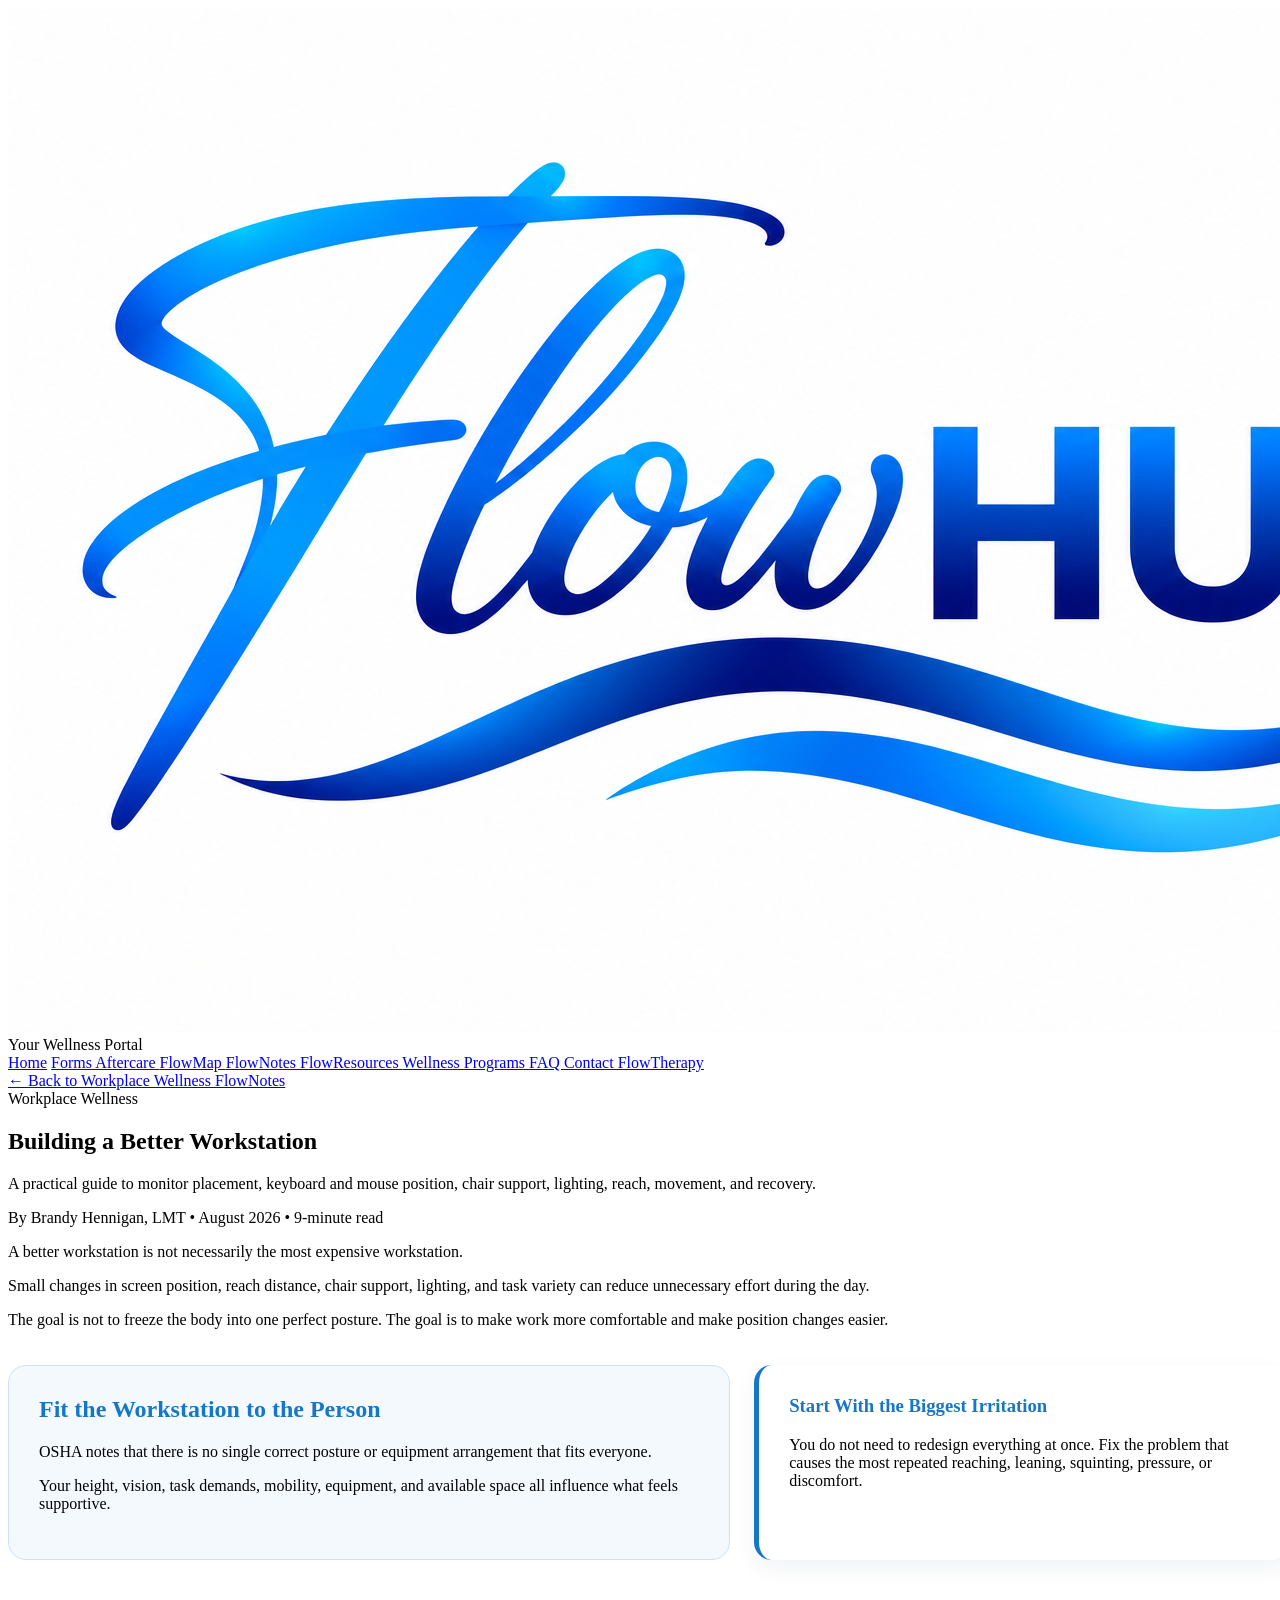
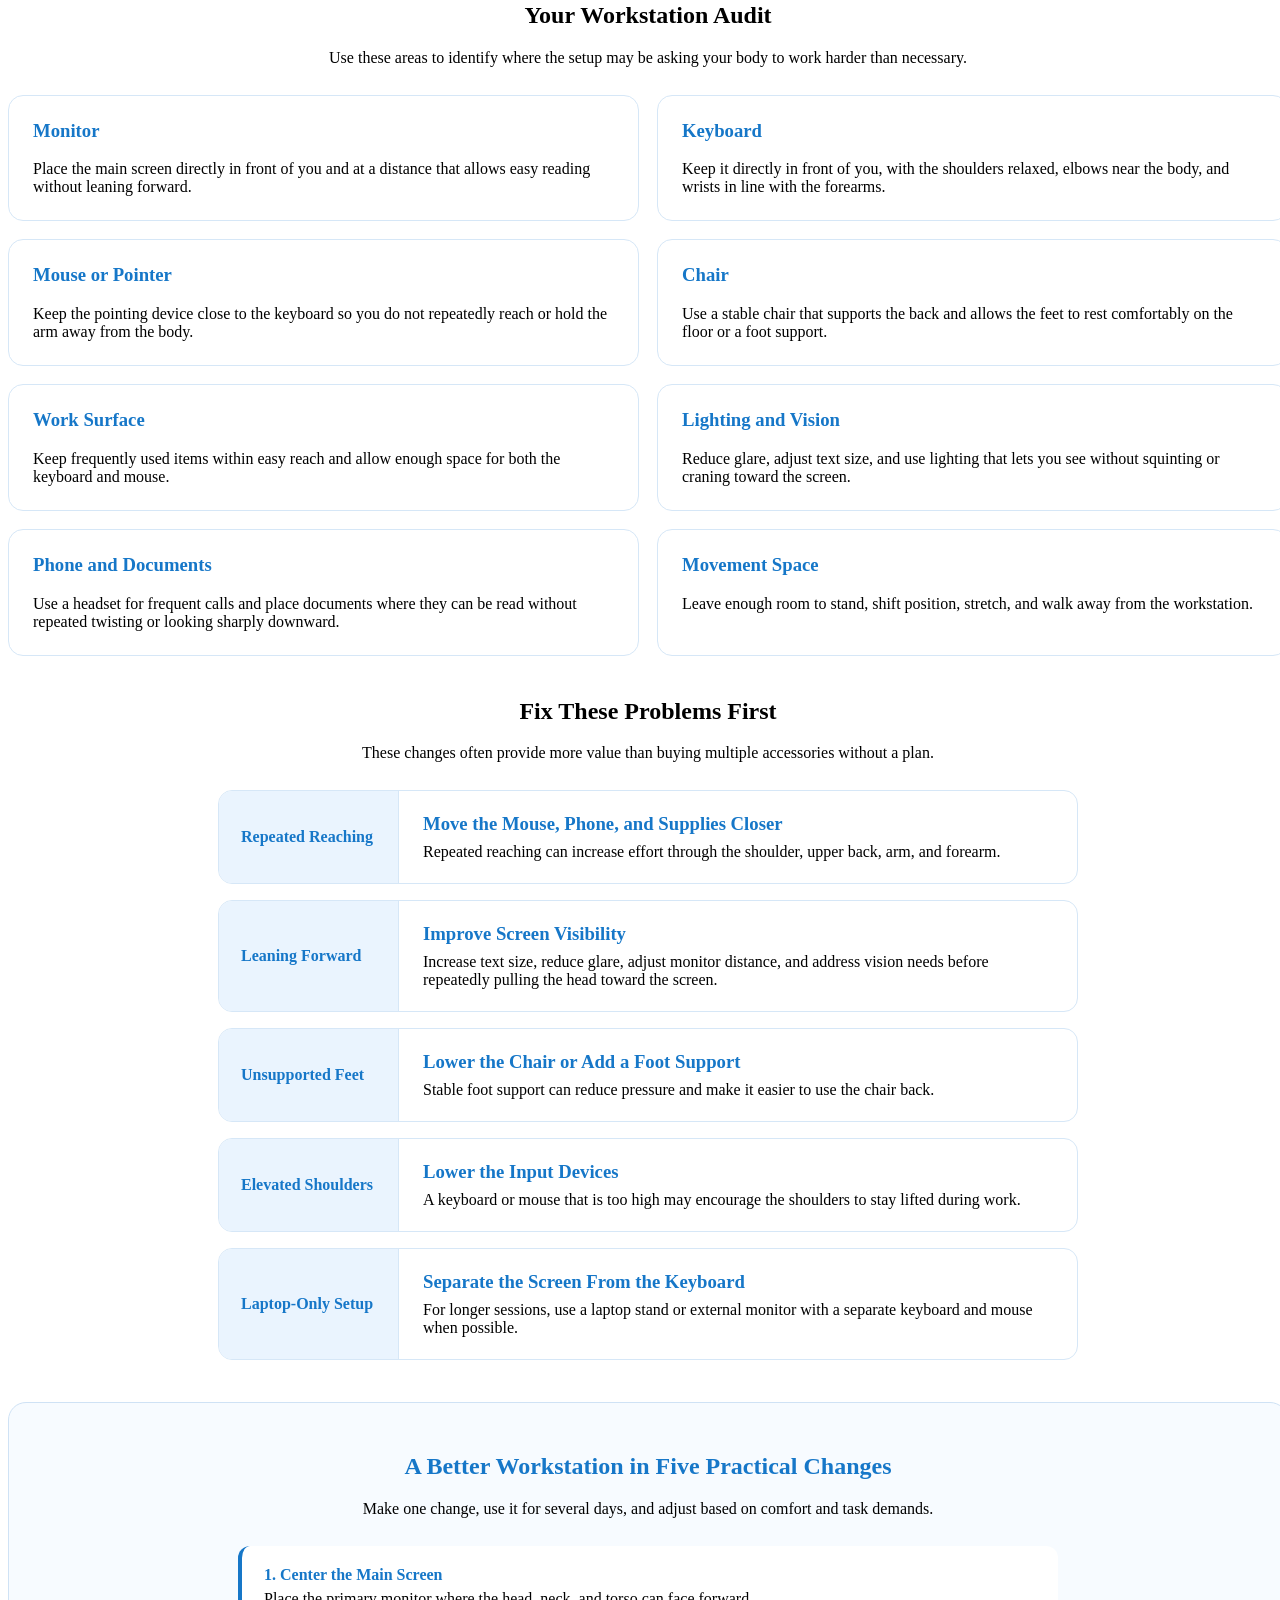
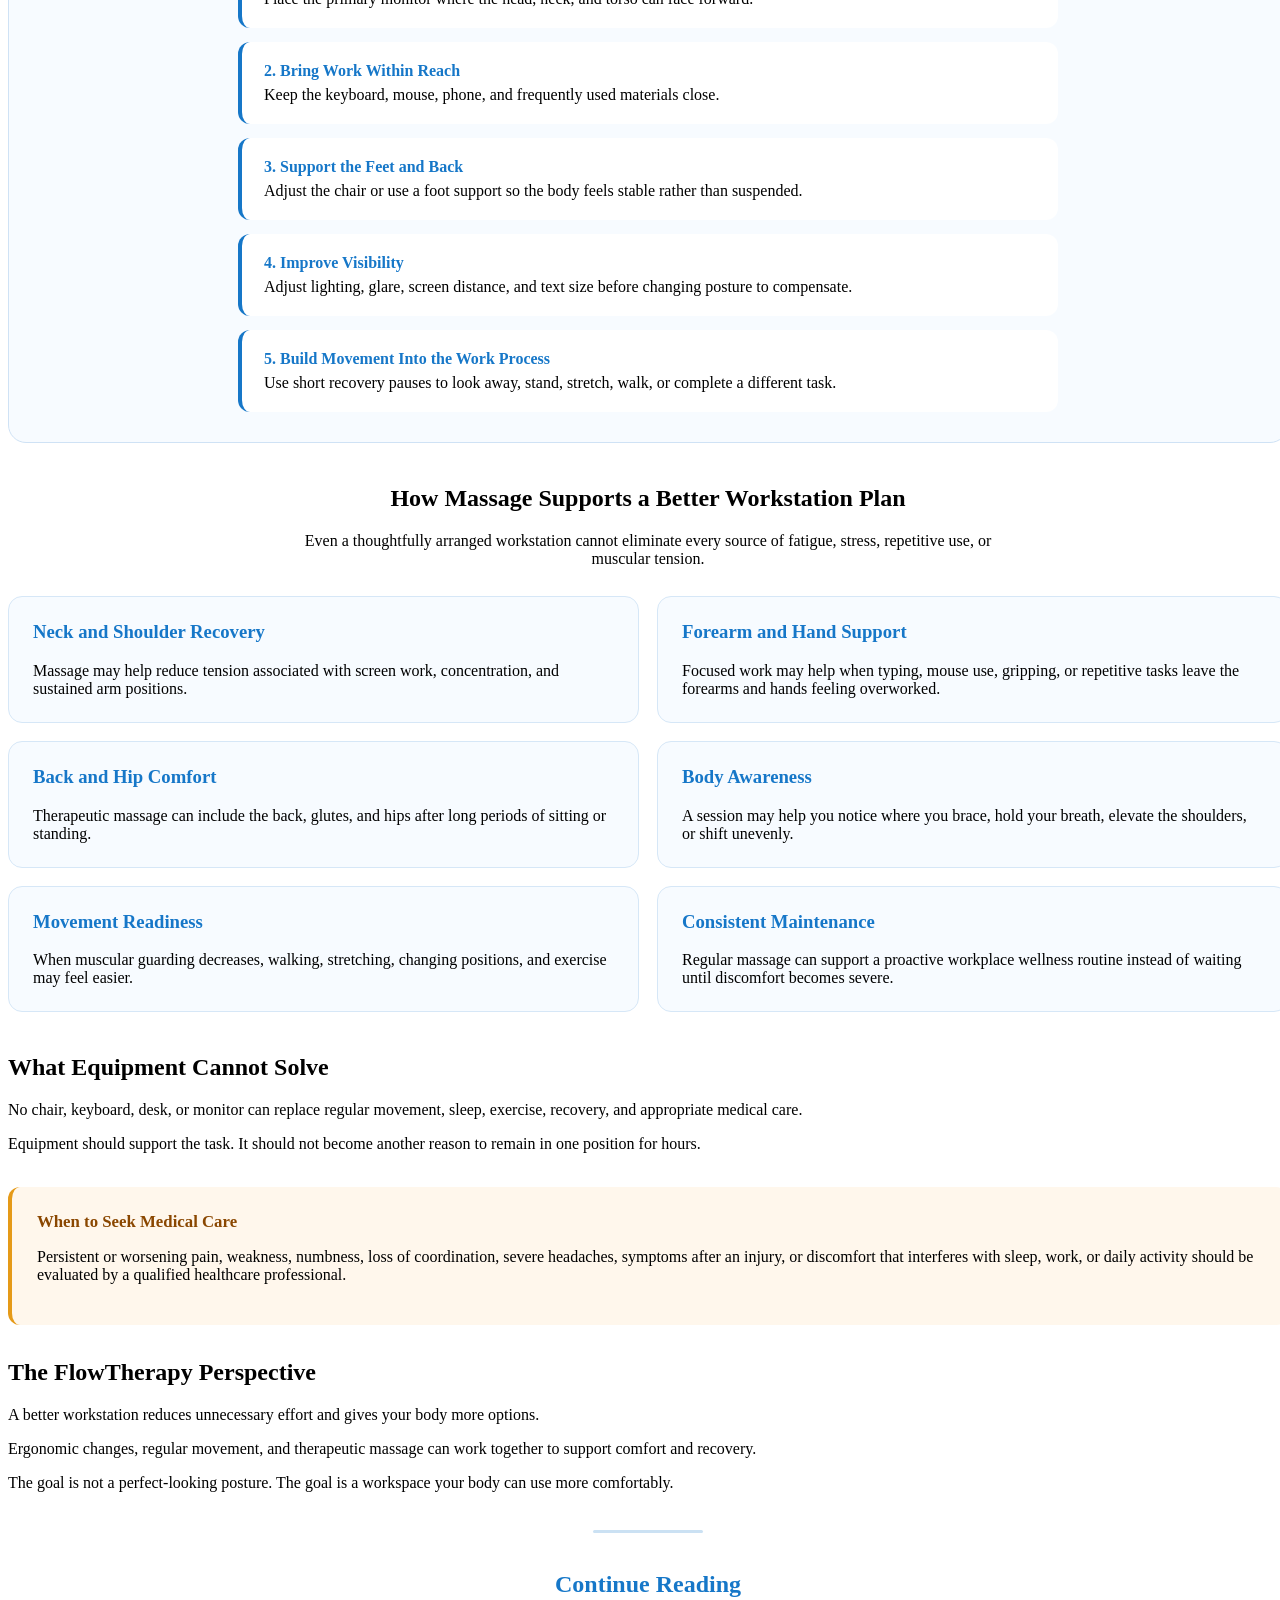
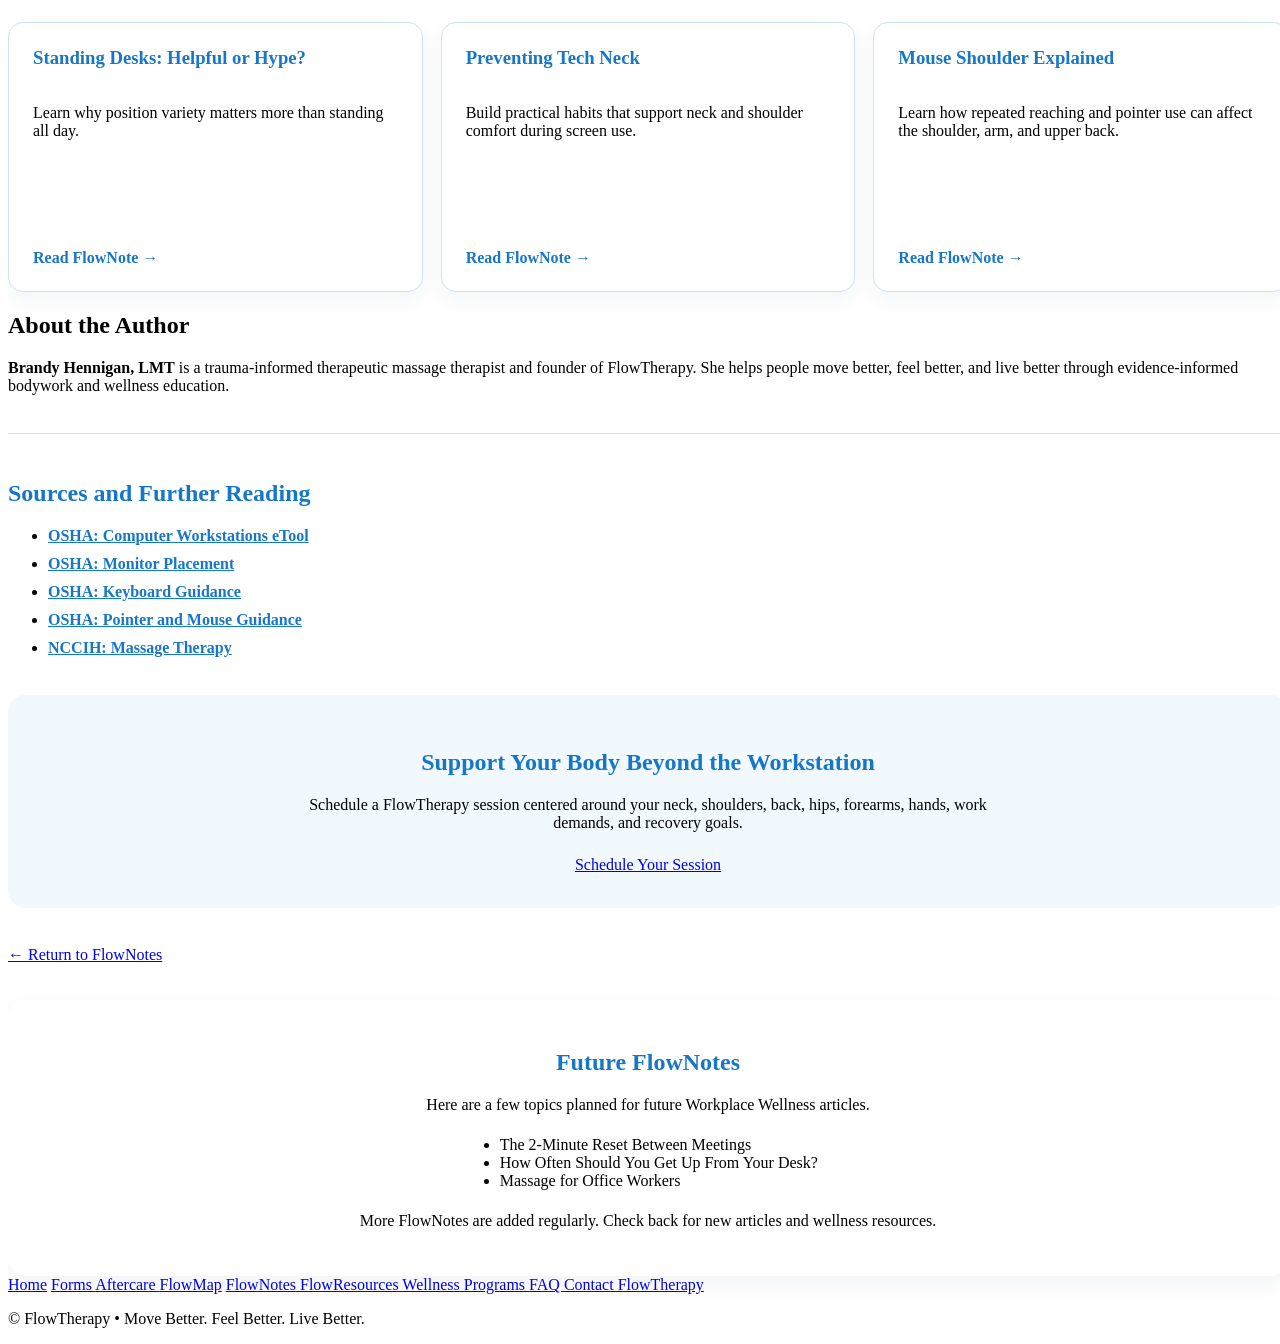
<file: articles/building-a-better-workstation.html>
<!doctype html>
<html lang="en">
  <head>
    <meta charset="UTF-8" />
    <meta name="viewport" content="width=device-width, initial-scale=1.0" />
    <title>FlowNotes | Building a Better Workstation</title>
    <meta
      name="description"
      content="Learn how to improve monitor, keyboard, mouse, chair, lighting, reach, and movement habits—and how massage may support workplace comfort and recovery."
    />

    <link rel="stylesheet" href="../assets/css/style.css" />
    <link rel="manifest" href="../manifest.webmanifest" />
    <link rel="icon" href="../assets/icons/favicon.ico" />
    <link
      rel="icon"
      type="image/png"
      sizes="32x32"
      href="../assets/icons/favicon-32x32.png"
    />
    <link
      rel="icon"
      type="image/png"
      sizes="16x16"
      href="../assets/icons/favicon-16x16.png"
    />
    <link
      rel="apple-touch-icon"
      sizes="180x180"
      href="../assets/icons/apple-touch-icon.png"
    />
    <meta name="apple-mobile-web-app-capable" content="yes" />
    <meta name="apple-mobile-web-app-status-bar-style" content="default" />
    <meta name="apple-mobile-web-app-title" content="FlowHub" />
    <meta name="theme-color" content="#1677c8" />

    <style>
      .workstation-opening {
        display: grid;
        grid-template-columns: minmax(0, 1.15fr) minmax(250px, 0.85fr);
        gap: 24px;
        margin: 36px 0 42px;
      }
      .workstation-opening > * {
        padding: 30px;
        border-radius: 18px;
      }
      .workstation-opening-main {
        border: 1px solid #cfe2f5;
        background: #f4f9fe;
      }
      .workstation-opening-side {
        border-left: 5px solid #1677c8;
        background: #fff;
        box-shadow: 0 8px 22px rgba(20, 55, 85, 0.06);
      }
      .workstation-opening h2,
      .workstation-opening h3 {
        margin-top: 0;
        color: #1677c8;
      }
      .workstation-audit,
      .workstation-priorities,
      .workstation-massage {
        margin: 42px 0;
      }
      .workstation-audit > h2,
      .workstation-audit > p,
      .workstation-priorities > h2,
      .workstation-priorities > p,
      .workstation-massage > h2,
      .workstation-massage > p {
        text-align: center;
      }
      .workstation-audit > p,
      .workstation-priorities > p,
      .workstation-massage > p {
        max-width: 740px;
        margin-left: auto;
        margin-right: auto;
      }
      .audit-grid {
        display: grid;
        grid-template-columns: repeat(2, minmax(0, 1fr));
        gap: 18px;
        margin-top: 28px;
      }
      .audit-card {
        padding: 24px;
        border: 1px solid #d6e7f7;
        border-radius: 15px;
        background: #fff;
      }
      .audit-card h3 {
        margin-top: 0;
        color: #1677c8;
      }
      .audit-card p {
        margin-bottom: 0;
      }
      .priority-list {
        display: grid;
        gap: 16px;
        max-width: 860px;
        margin: 28px auto 0;
      }
      .priority-row {
        display: grid;
        grid-template-columns: 180px minmax(0, 1fr);
        overflow: hidden;
        border: 1px solid #d6e7f7;
        border-radius: 14px;
        background: #fff;
      }
      .priority-label {
        display: flex;
        align-items: center;
        padding: 22px;
        border-right: 1px solid #d6e7f7;
        background: #eaf4fe;
        color: #1677c8;
        font-weight: 800;
      }
      .priority-copy {
        padding: 22px 24px;
      }
      .priority-copy h3 {
        margin: 0 0 8px;
        color: #1677c8;
      }
      .priority-copy p {
        margin: 0;
      }
      .workstation-plan {
        margin: 42px 0;
        padding: 30px;
        border: 1px solid #cfe2f5;
        border-radius: 18px;
        background: #f7fbff;
      }
      .workstation-plan h2,
      .workstation-plan > p {
        text-align: center;
      }
      .workstation-plan h2 {
        color: #1677c8;
      }
      .workstation-plan > p {
        max-width: 740px;
        margin-left: auto;
        margin-right: auto;
      }
      .plan-list {
        display: grid;
        gap: 14px;
        max-width: 820px;
        margin: 28px auto 0;
      }
      .plan-item {
        padding: 20px 22px;
        border-left: 4px solid #1677c8;
        border-radius: 12px;
        background: #fff;
      }
      .plan-item strong {
        display: block;
        margin-bottom: 6px;
        color: #1677c8;
      }
      .plan-item p {
        margin: 0;
      }
      .workstation-massage-grid {
        display: grid;
        grid-template-columns: repeat(2, minmax(0, 1fr));
        gap: 18px;
        margin-top: 28px;
      }
      .massage-card {
        padding: 24px;
        border: 1px solid #d6e7f7;
        border-radius: 14px;
        background: #f7fbff;
      }
      .massage-card h3 {
        margin-top: 0;
        color: #1677c8;
      }
      .massage-card p {
        margin-bottom: 0;
      }
      .important-note {
        margin: 34px 0;
        padding: 25px;
        border-left: 4px solid #e59a18;
        border-radius: 12px;
        background: #fff7ec;
      }
      .important-note h2 {
        margin-top: 0;
        color: #8a4700;
        font-size: 1.05rem;
      }
      .article-divider {
        width: 110px;
        height: 3px;
        margin: 38px auto;
        border: 0;
        border-radius: 999px;
        background: #1677c8;
        opacity: 0.22;
      }
      .related-grid {
        display: grid;
        grid-template-columns: repeat(3, minmax(0, 1fr));
        gap: 18px;
        margin-top: 24px;
      }
      .related-card {
        display: flex;
        flex-direction: column;
        min-height: 220px;
        padding: 24px;
        border: 1px solid #cfe2f5;
        border-radius: 15px;
        background: #fff;
        color: inherit;
        text-decoration: none;
        box-shadow: 0 8px 22px rgba(20, 55, 85, 0.05);
      }
      .related-card h3 {
        margin-top: 0;
        color: #1677c8;
      }
      .related-card p {
        flex: 1;
      }
      .related-card span {
        color: #1677c8;
        font-weight: 700;
      }
      .article-sources {
        margin-top: 38px;
        padding-top: 26px;
        border-top: 1px solid #cfe2f5;
      }
      .article-sources h2 {
        color: #1677c8;
      }
      .article-sources li {
        margin-bottom: 10px;
      }
      .article-sources a {
        color: #1677c8;
        font-weight: 600;
      }
      .article-cta {
        margin: 38px 0;
        padding: 34px;
        border-radius: 18px;
        background: #f1f8fe;
        text-align: center;
      }
      .article-cta h2 {
        color: #1677c8;
      }
      .article-cta p {
        max-width: 680px;
        margin: 0 auto 24px;
      }
      .future-flownotes-static {
        margin: 36px 0 0;
        padding: 30px;
        border-radius: 18px;
        background: #fff;
        box-shadow: 0 8px 24px rgba(20, 55, 85, 0.06);
      }
      .future-flownotes-static h2 {
        text-align: center;
        color: #1677c8;
      }
      .future-flownotes-static > p {
        text-align: center;
      }
      .future-flownotes-static ul {
        width: fit-content;
        max-width: 100%;
        margin: 22px auto;
        padding-left: 1.35rem;
      }
      @media (max-width: 840px) {
        .workstation-opening,
        .related-grid {
          grid-template-columns: 1fr;
        }
      }
      @media (max-width: 700px) {
        .audit-grid,
        .workstation-massage-grid,
        .priority-row {
          grid-template-columns: 1fr;
        }
        .priority-label {
          border-right: 0;
          border-bottom: 1px solid #d6e7f7;
        }
      }
    </style>
  </head>
  <body data-article-id="building-a-better-workstation">
    <!-- Shared header generated by site-layout.js -->
    <div id="site-header"></div>

    <main class="article-container">
      <div class="article-back">
        <a href="../categories/workplace-wellness.html"
          >← Back to Workplace Wellness FlowNotes</a
        >
      </div>

      <article class="flow-article">
        <header class="article-header">
          <div class="article-label">Workplace Wellness</div>
          <h1>Building a Better Workstation</h1>
          <p class="article-subtitle">
            A practical guide to monitor placement, keyboard and mouse position,
            chair support, lighting, reach, movement, and recovery.
          </p>
          <div class="article-meta">
            By Brandy Hennigan, LMT <span aria-hidden="true">•</span> August
            2026 <span aria-hidden="true">•</span> 9-minute read
          </div>
        </header>

        <div class="article-intro">
          <p>
            A better workstation is not necessarily the most expensive
            workstation.
          </p>
          <p>
            Small changes in screen position, reach distance, chair support,
            lighting, and task variety can reduce unnecessary effort during the
            day.
          </p>
          <p>
            The goal is not to freeze the body into one perfect posture. The
            goal is to make work more comfortable and make position changes
            easier.
          </p>
        </div>

        <section class="workstation-opening">
          <div class="workstation-opening-main">
            <h2>Fit the Workstation to the Person</h2>
            <p>
              OSHA notes that there is no single correct posture or equipment
              arrangement that fits everyone.
            </p>
            <p>
              Your height, vision, task demands, mobility, equipment, and
              available space all influence what feels supportive.
            </p>
          </div>

          <aside class="workstation-opening-side">
            <h3>Start With the Biggest Irritation</h3>
            <p>
              You do not need to redesign everything at once. Fix the problem
              that causes the most repeated reaching, leaning, squinting,
              pressure, or discomfort.
            </p>
          </aside>
        </section>

        <section class="workstation-audit">
          <h2>Your Workstation Audit</h2>
          <p>
            Use these areas to identify where the setup may be asking your body
            to work harder than necessary.
          </p>

          <div class="audit-grid">
            <article class="audit-card">
              <h3>Monitor</h3>
              <p>
                Place the main screen directly in front of you and at a distance
                that allows easy reading without leaning forward.
              </p>
            </article>

            <article class="audit-card">
              <h3>Keyboard</h3>
              <p>
                Keep it directly in front of you, with the shoulders relaxed,
                elbows near the body, and wrists in line with the forearms.
              </p>
            </article>

            <article class="audit-card">
              <h3>Mouse or Pointer</h3>
              <p>
                Keep the pointing device close to the keyboard so you do not
                repeatedly reach or hold the arm away from the body.
              </p>
            </article>

            <article class="audit-card">
              <h3>Chair</h3>
              <p>
                Use a stable chair that supports the back and allows the feet to
                rest comfortably on the floor or a foot support.
              </p>
            </article>

            <article class="audit-card">
              <h3>Work Surface</h3>
              <p>
                Keep frequently used items within easy reach and allow enough
                space for both the keyboard and mouse.
              </p>
            </article>

            <article class="audit-card">
              <h3>Lighting and Vision</h3>
              <p>
                Reduce glare, adjust text size, and use lighting that lets you
                see without squinting or craning toward the screen.
              </p>
            </article>

            <article class="audit-card">
              <h3>Phone and Documents</h3>
              <p>
                Use a headset for frequent calls and place documents where they
                can be read without repeated twisting or looking sharply
                downward.
              </p>
            </article>

            <article class="audit-card">
              <h3>Movement Space</h3>
              <p>
                Leave enough room to stand, shift position, stretch, and walk
                away from the workstation.
              </p>
            </article>
          </div>
        </section>

        <section class="workstation-priorities">
          <h2>Fix These Problems First</h2>
          <p>
            These changes often provide more value than buying multiple
            accessories without a plan.
          </p>

          <div class="priority-list">
            <article class="priority-row">
              <div class="priority-label">Repeated Reaching</div>
              <div class="priority-copy">
                <h3>Move the Mouse, Phone, and Supplies Closer</h3>
                <p>
                  Repeated reaching can increase effort through the shoulder,
                  upper back, arm, and forearm.
                </p>
              </div>
            </article>

            <article class="priority-row">
              <div class="priority-label">Leaning Forward</div>
              <div class="priority-copy">
                <h3>Improve Screen Visibility</h3>
                <p>
                  Increase text size, reduce glare, adjust monitor distance, and
                  address vision needs before repeatedly pulling the head toward
                  the screen.
                </p>
              </div>
            </article>

            <article class="priority-row">
              <div class="priority-label">Unsupported Feet</div>
              <div class="priority-copy">
                <h3>Lower the Chair or Add a Foot Support</h3>
                <p>
                  Stable foot support can reduce pressure and make it easier to
                  use the chair back.
                </p>
              </div>
            </article>

            <article class="priority-row">
              <div class="priority-label">Elevated Shoulders</div>
              <div class="priority-copy">
                <h3>Lower the Input Devices</h3>
                <p>
                  A keyboard or mouse that is too high may encourage the
                  shoulders to stay lifted during work.
                </p>
              </div>
            </article>

            <article class="priority-row">
              <div class="priority-label">Laptop-Only Setup</div>
              <div class="priority-copy">
                <h3>Separate the Screen From the Keyboard</h3>
                <p>
                  For longer sessions, use a laptop stand or external monitor
                  with a separate keyboard and mouse when possible.
                </p>
              </div>
            </article>
          </div>
        </section>

        <section class="workstation-plan">
          <h2>A Better Workstation in Five Practical Changes</h2>
          <p>
            Make one change, use it for several days, and adjust based on
            comfort and task demands.
          </p>

          <div class="plan-list">
            <article class="plan-item">
              <strong>1. Center the Main Screen</strong>
              <p>
                Place the primary monitor where the head, neck, and torso can
                face forward.
              </p>
            </article>
            <article class="plan-item">
              <strong>2. Bring Work Within Reach</strong>
              <p>
                Keep the keyboard, mouse, phone, and frequently used materials
                close.
              </p>
            </article>
            <article class="plan-item">
              <strong>3. Support the Feet and Back</strong>
              <p>
                Adjust the chair or use a foot support so the body feels stable
                rather than suspended.
              </p>
            </article>
            <article class="plan-item">
              <strong>4. Improve Visibility</strong>
              <p>
                Adjust lighting, glare, screen distance, and text size before
                changing posture to compensate.
              </p>
            </article>
            <article class="plan-item">
              <strong>5. Build Movement Into the Work Process</strong>
              <p>
                Use short recovery pauses to look away, stand, stretch, walk, or
                complete a different task.
              </p>
            </article>
          </div>
        </section>

        <section class="workstation-massage">
          <h2>How Massage Supports a Better Workstation Plan</h2>
          <p>
            Even a thoughtfully arranged workstation cannot eliminate every
            source of fatigue, stress, repetitive use, or muscular tension.
          </p>

          <div class="workstation-massage-grid">
            <article class="massage-card">
              <h3>Neck and Shoulder Recovery</h3>
              <p>
                Massage may help reduce tension associated with screen work,
                concentration, and sustained arm positions.
              </p>
            </article>

            <article class="massage-card">
              <h3>Forearm and Hand Support</h3>
              <p>
                Focused work may help when typing, mouse use, gripping, or
                repetitive tasks leave the forearms and hands feeling
                overworked.
              </p>
            </article>

            <article class="massage-card">
              <h3>Back and Hip Comfort</h3>
              <p>
                Therapeutic massage can include the back, glutes, and hips after
                long periods of sitting or standing.
              </p>
            </article>

            <article class="massage-card">
              <h3>Body Awareness</h3>
              <p>
                A session may help you notice where you brace, hold your breath,
                elevate the shoulders, or shift unevenly.
              </p>
            </article>

            <article class="massage-card">
              <h3>Movement Readiness</h3>
              <p>
                When muscular guarding decreases, walking, stretching, changing
                positions, and exercise may feel easier.
              </p>
            </article>

            <article class="massage-card">
              <h3>Consistent Maintenance</h3>
              <p>
                Regular massage can support a proactive workplace wellness
                routine instead of waiting until discomfort becomes severe.
              </p>
            </article>
          </div>
        </section>

        <section>
          <h2>What Equipment Cannot Solve</h2>
          <p>
            No chair, keyboard, desk, or monitor can replace regular movement,
            sleep, exercise, recovery, and appropriate medical care.
          </p>
          <p>
            Equipment should support the task. It should not become another
            reason to remain in one position for hours.
          </p>
        </section>

        <section class="important-note">
          <h2>When to Seek Medical Care</h2>
          <p>
            Persistent or worsening pain, weakness, numbness, loss of
            coordination, severe headaches, symptoms after an injury, or
            discomfort that interferes with sleep, work, or daily activity
            should be evaluated by a qualified healthcare professional.
          </p>
        </section>

        <section>
          <h2>The FlowTherapy Perspective</h2>
          <p>
            A better workstation reduces unnecessary effort and gives your body
            more options.
          </p>
          <p>
            Ergonomic changes, regular movement, and therapeutic massage can
            work together to support comfort and recovery.
          </p>
          <p>
            The goal is not a perfect-looking posture. The goal is a workspace
            your body can use more comfortably.
          </p>
        </section>

        <hr class="article-divider" />

        <section>
          <h2 style="text-align: center; color: #1677c8">Continue Reading</h2>
          <div class="related-grid">
            <a href="standing-desks-helpful-or-hype.html" class="related-card"
              ><h3>Standing Desks: Helpful or Hype?</h3>
              <p>
                Learn why position variety matters more than standing all day.
              </p>
              <span>Read FlowNote →</span></a
            >
            <a href="preventing-tech-neck.html" class="related-card"
              ><h3>Preventing Tech Neck</h3>
              <p>
                Build practical habits that support neck and shoulder comfort
                during screen use.
              </p>
              <span>Read FlowNote →</span></a
            >
            <a href="mouse-shoulder-explained.html" class="related-card"
              ><h3>Mouse Shoulder Explained</h3>
              <p>
                Learn how repeated reaching and pointer use can affect the
                shoulder, arm, and upper back.
              </p>
              <span>Read FlowNote →</span></a
            >
          </div>
        </section>

        <section class="author-card">
          <h2>About the Author</h2>
          <p>
            <strong>Brandy Hennigan, LMT</strong> is a trauma-informed
            therapeutic massage therapist and founder of FlowTherapy. She helps
            people move better, feel better, and live better through
            evidence-informed bodywork and wellness education.
          </p>
        </section>

        <section class="article-sources">
          <h2>Sources and Further Reading</h2>
          <ul>
            <li>
              <a
                href="https://www.osha.gov/etools/computer-workstations"
                target="_blank"
                rel="noopener noreferrer"
                >OSHA: Computer Workstations eTool</a
              >
            </li>
            <li>
              <a
                href="https://www.osha.gov/etools/computer-workstations/components/monitors"
                target="_blank"
                rel="noopener noreferrer"
                >OSHA: Monitor Placement</a
              >
            </li>
            <li>
              <a
                href="https://www.osha.gov/etools/computer-workstations/components/keyboards"
                target="_blank"
                rel="noopener noreferrer"
                >OSHA: Keyboard Guidance</a
              >
            </li>
            <li>
              <a
                href="https://www.osha.gov/etools/computer-workstations/components/pointer-mouse"
                target="_blank"
                rel="noopener noreferrer"
                >OSHA: Pointer and Mouse Guidance</a
              >
            </li>
            <li>
              <a
                href="https://www.nccih.nih.gov/health/massage-therapy-what-you-need-to-know"
                target="_blank"
                rel="noopener noreferrer"
                >NCCIH: Massage Therapy</a
              >
            </li>
          </ul>
        </section>

        <section class="article-cta">
          <h2>Support Your Body Beyond the Workstation</h2>
          <p>
            Schedule a FlowTherapy session centered around your neck, shoulders,
            back, hips, forearms, hands, work demands, and recovery goals.
          </p>
          <a
            href="https://flowtherapy.setmore.com/book"
            class="button"
            target="_blank"
            rel="noopener noreferrer"
            >Schedule Your Session</a
          >
        </section>

        <div class="article-back article-back-bottom">
          <a href="../pages/flownotes.html">← Return to FlowNotes</a>
        </div>

        <section class="future-flownotes-static">
          <h2>Future FlowNotes</h2>
          <p>
            Here are a few topics planned for future Workplace Wellness
            articles.
          </p>
          <ul>
            <li>The 2-Minute Reset Between Meetings</li>
            <li>How Often Should You Get Up From Your Desk?</li>
            <li>Massage for Office Workers</li>
          </ul>
          <p>
            More FlowNotes are added regularly. Check back for new articles and
            wellness resources.
          </p>
        </section>
      </article>
    </main>

    <!-- Shared footer generated by site-layout.js -->
    <div id="site-footer"></div>

    <script src="/assets/js/site-layout.js"></script>
    <script src="/assets/js/content-registry.js"></script>
    <script src="/assets/js/related-articles.js"></script>
    <script src="/assets/js/article-utils.js"></script>
  </body>
</html>
</file>
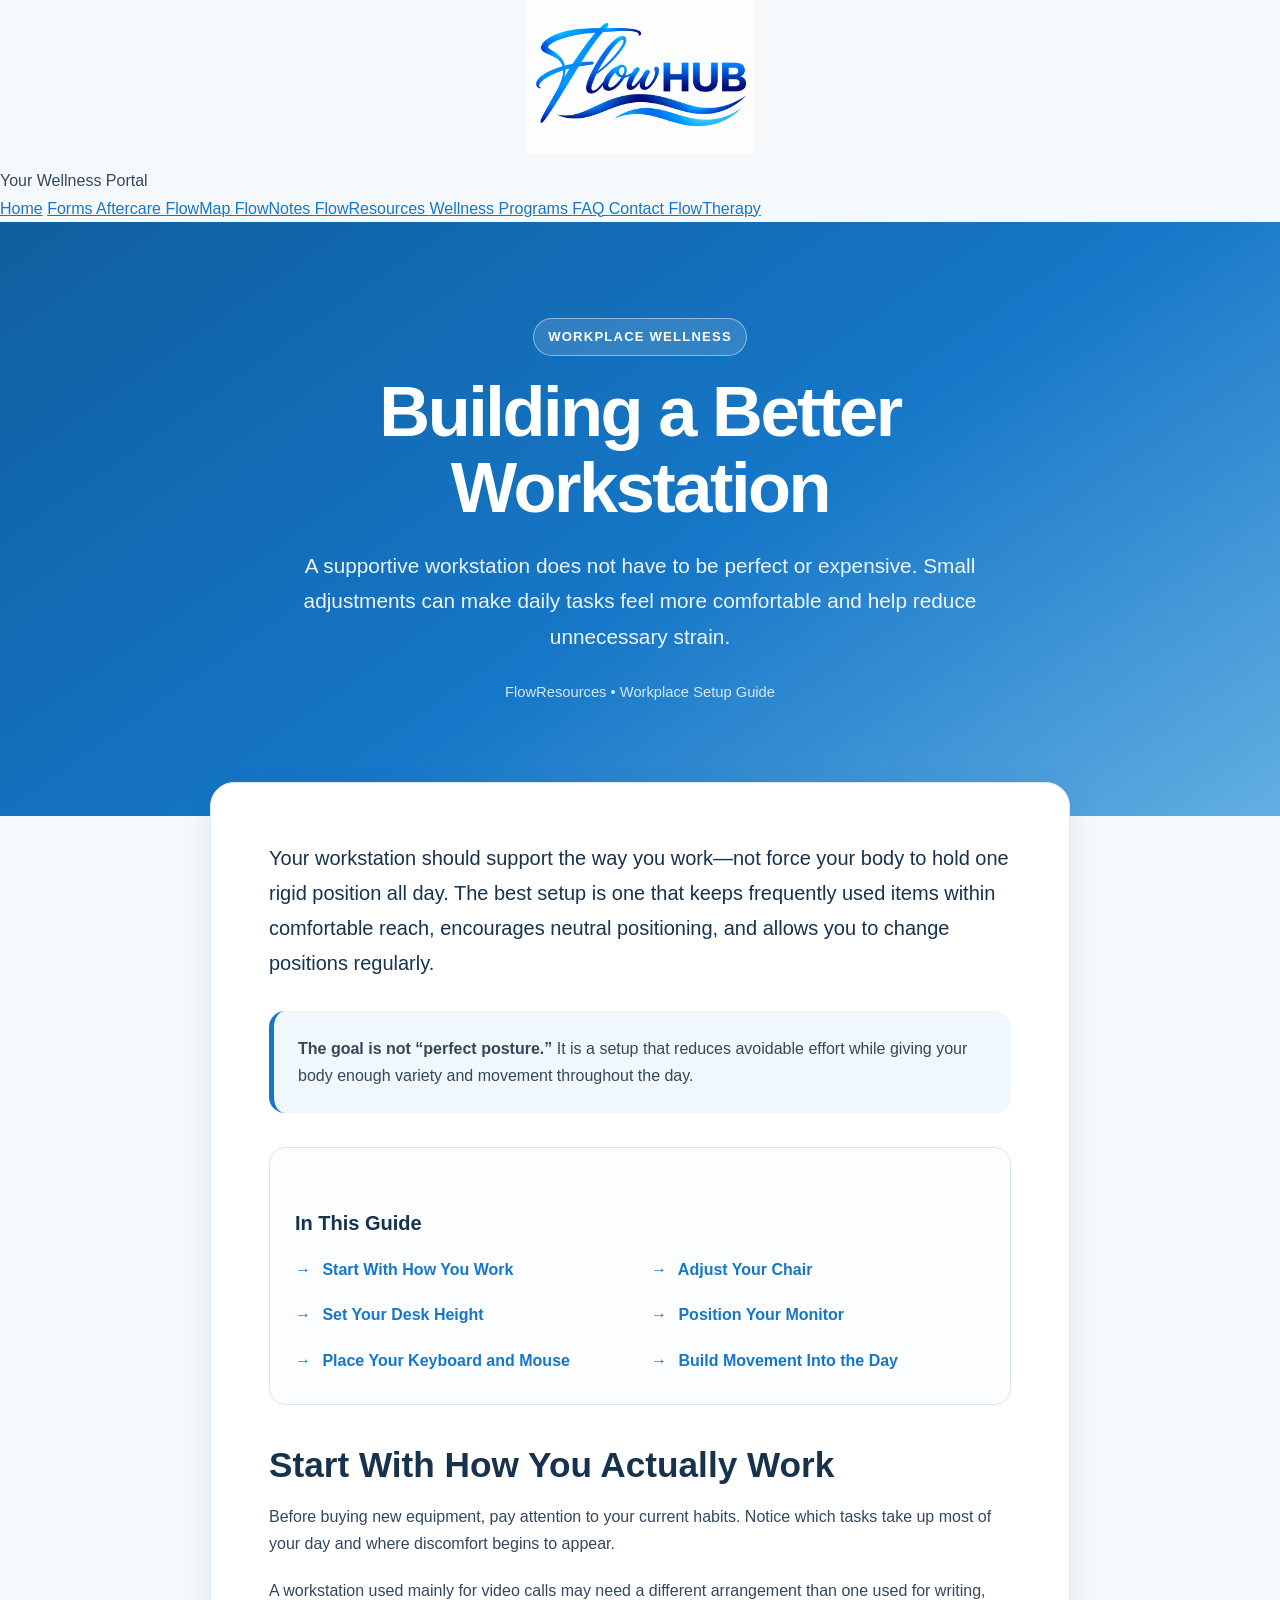
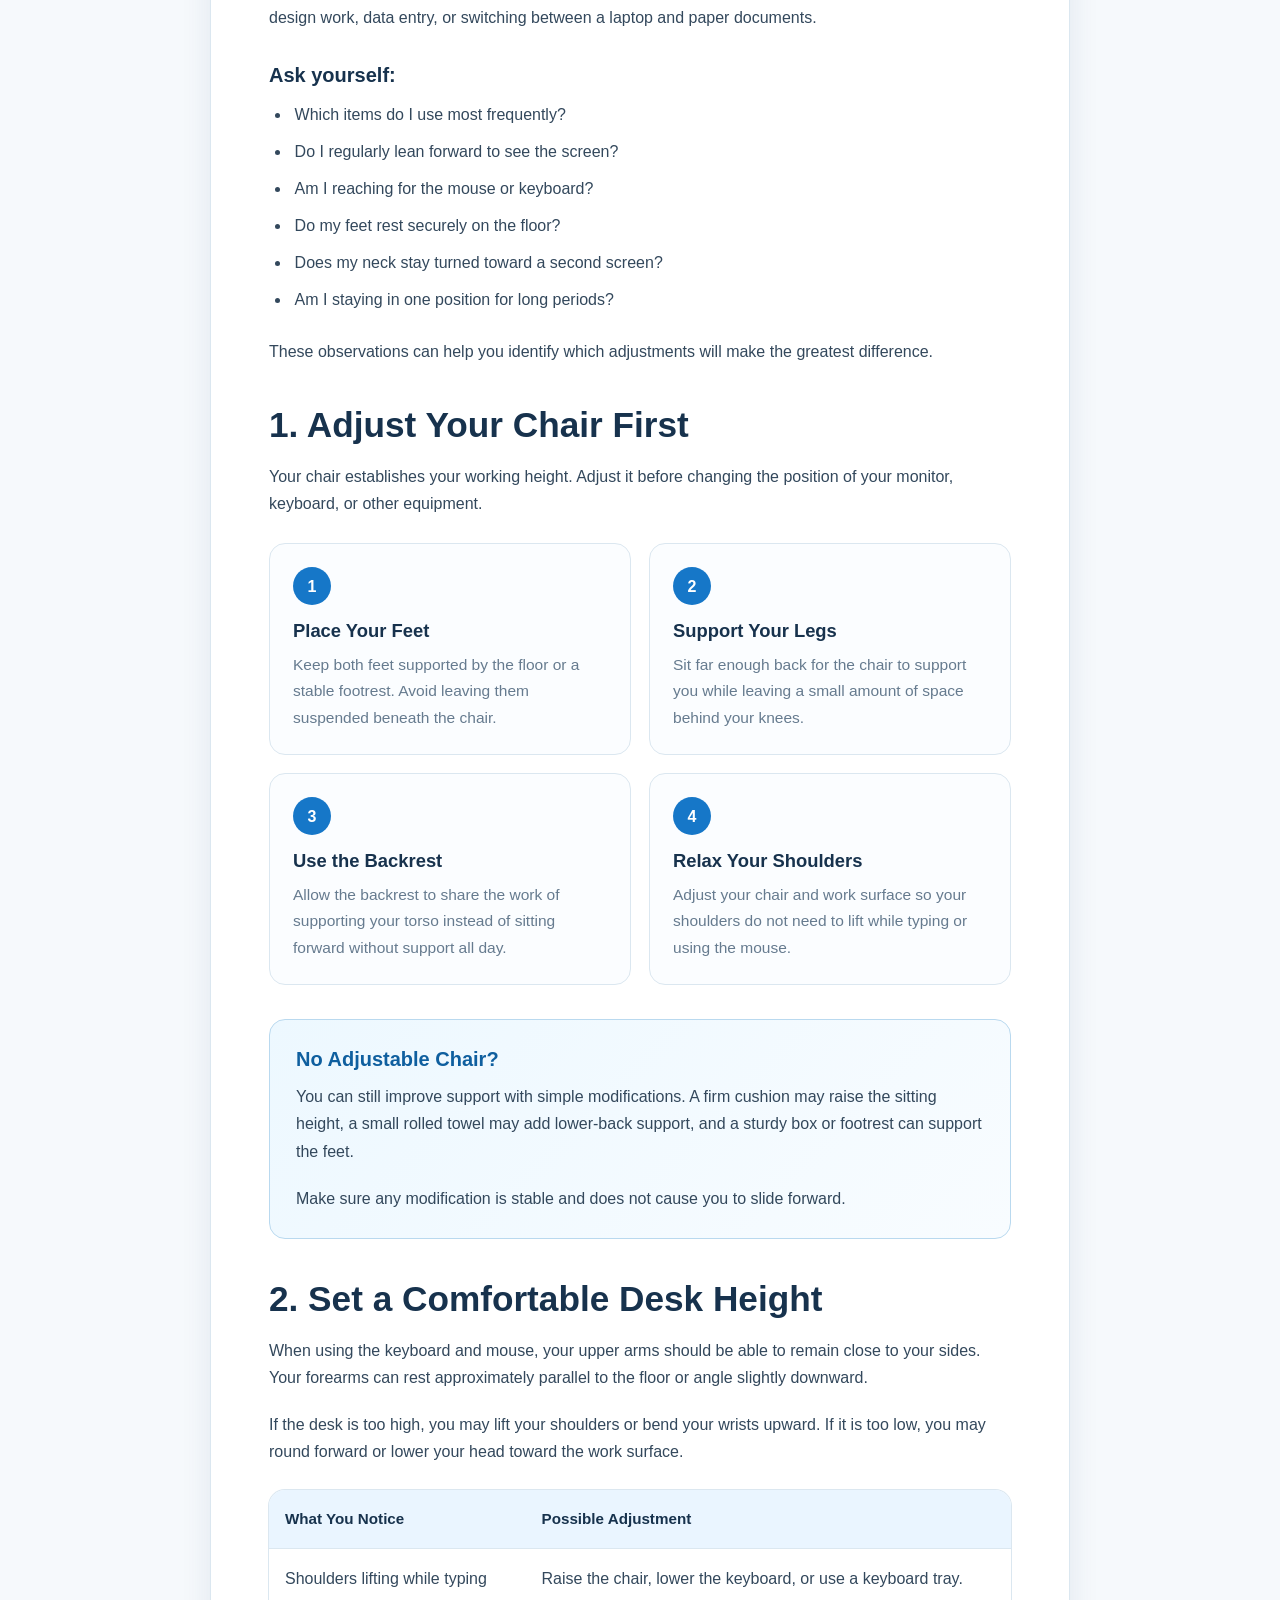
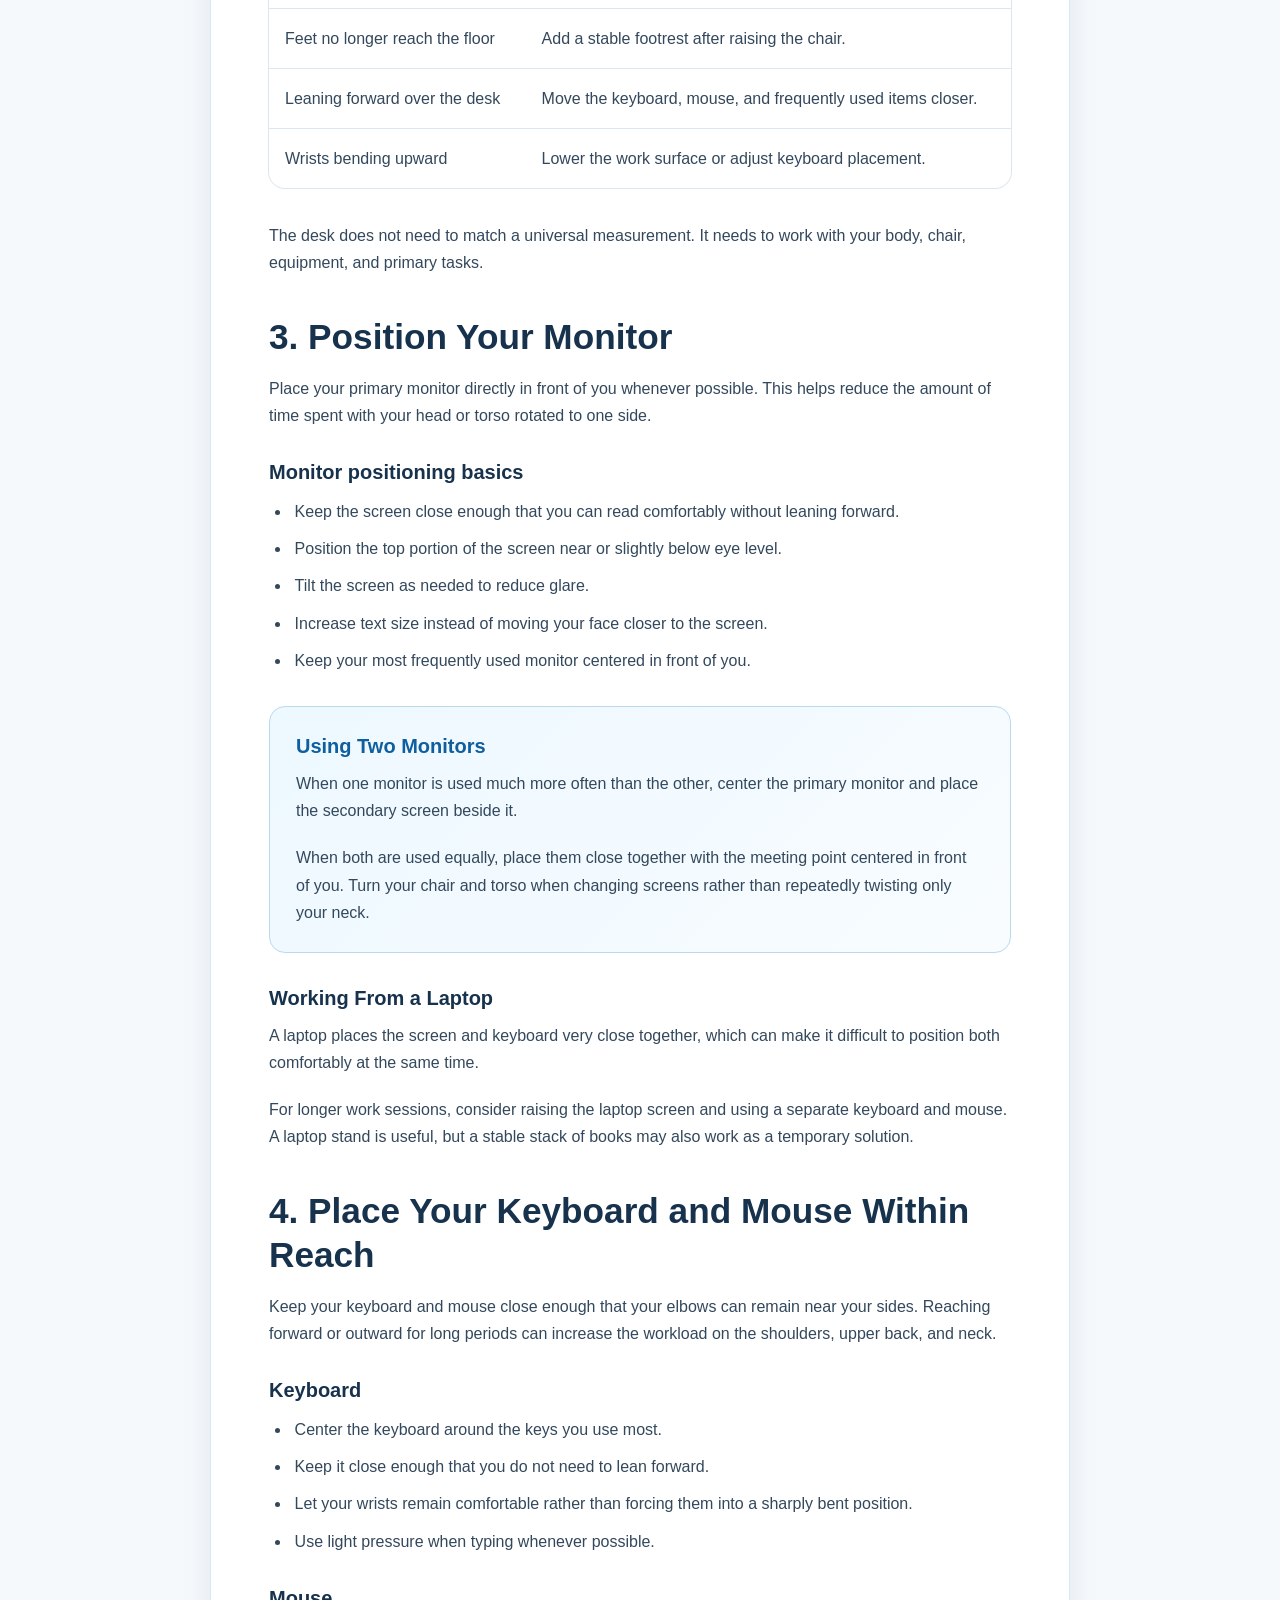
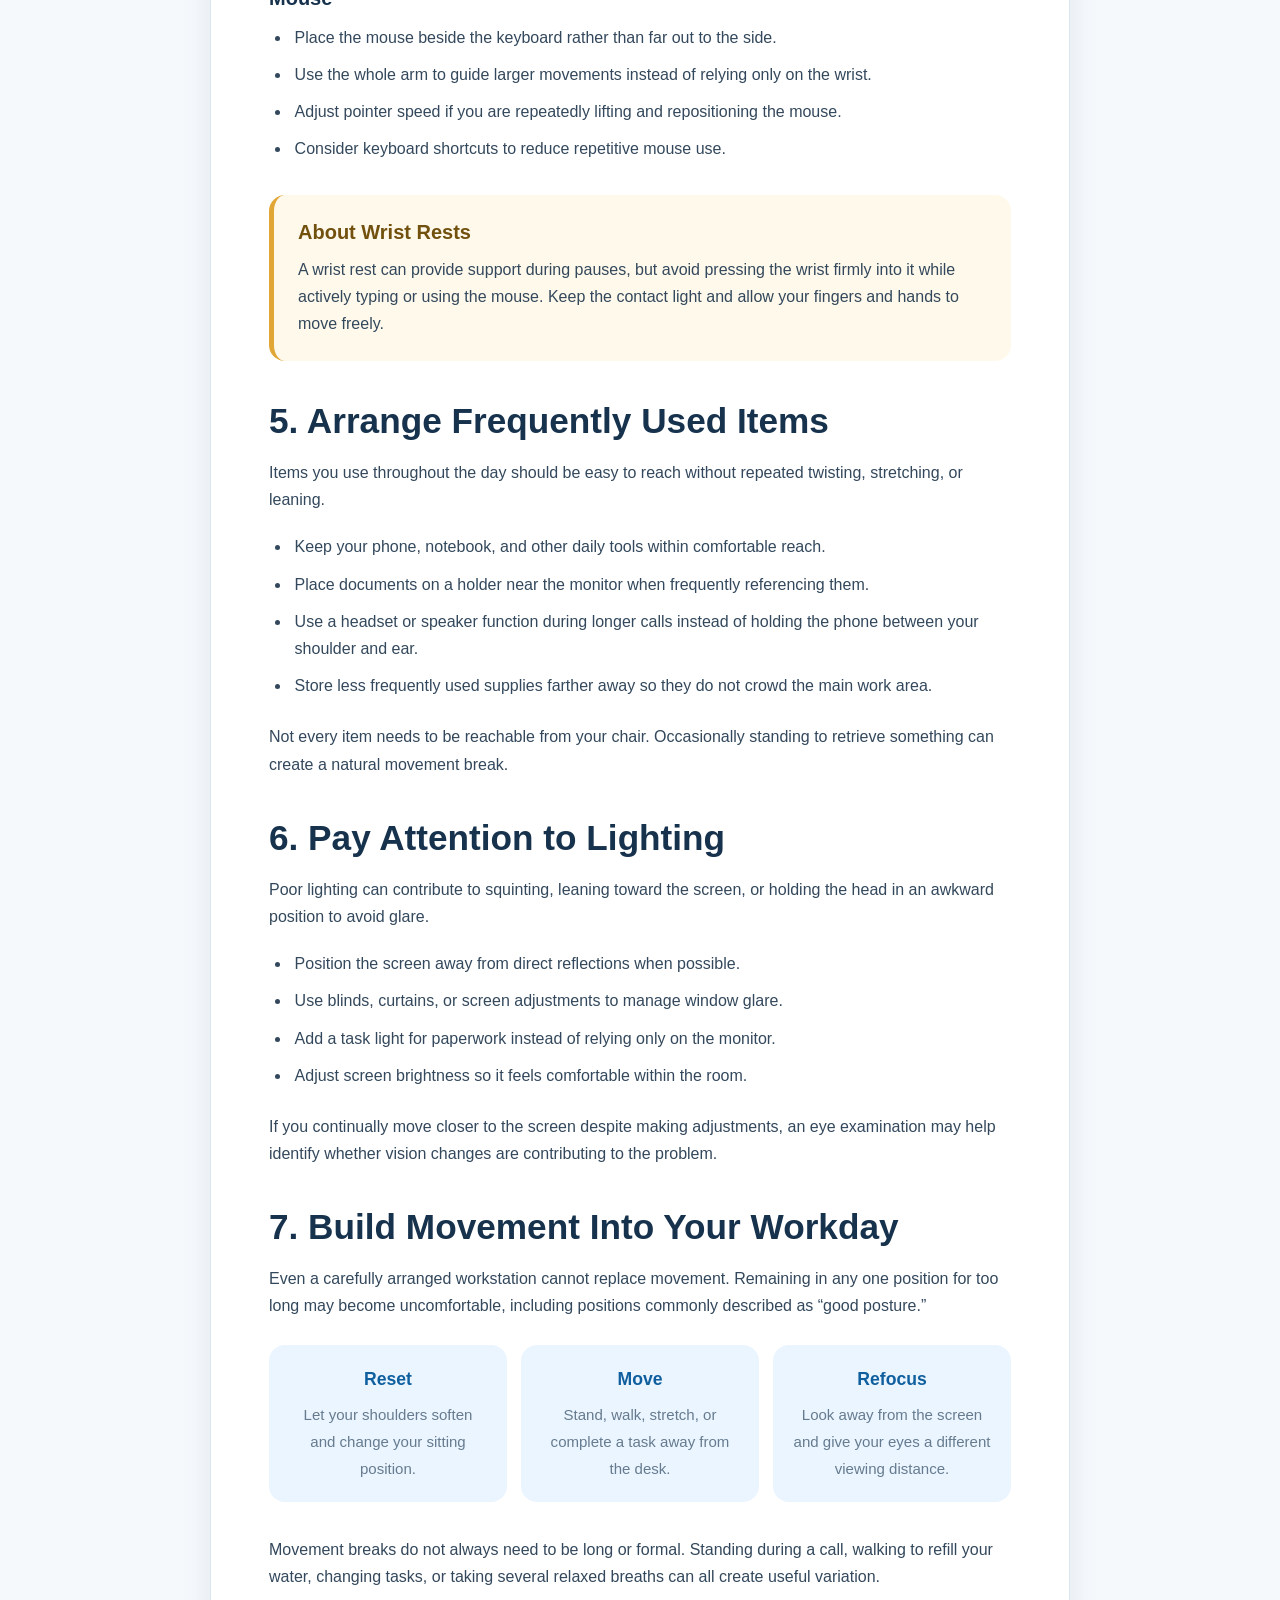
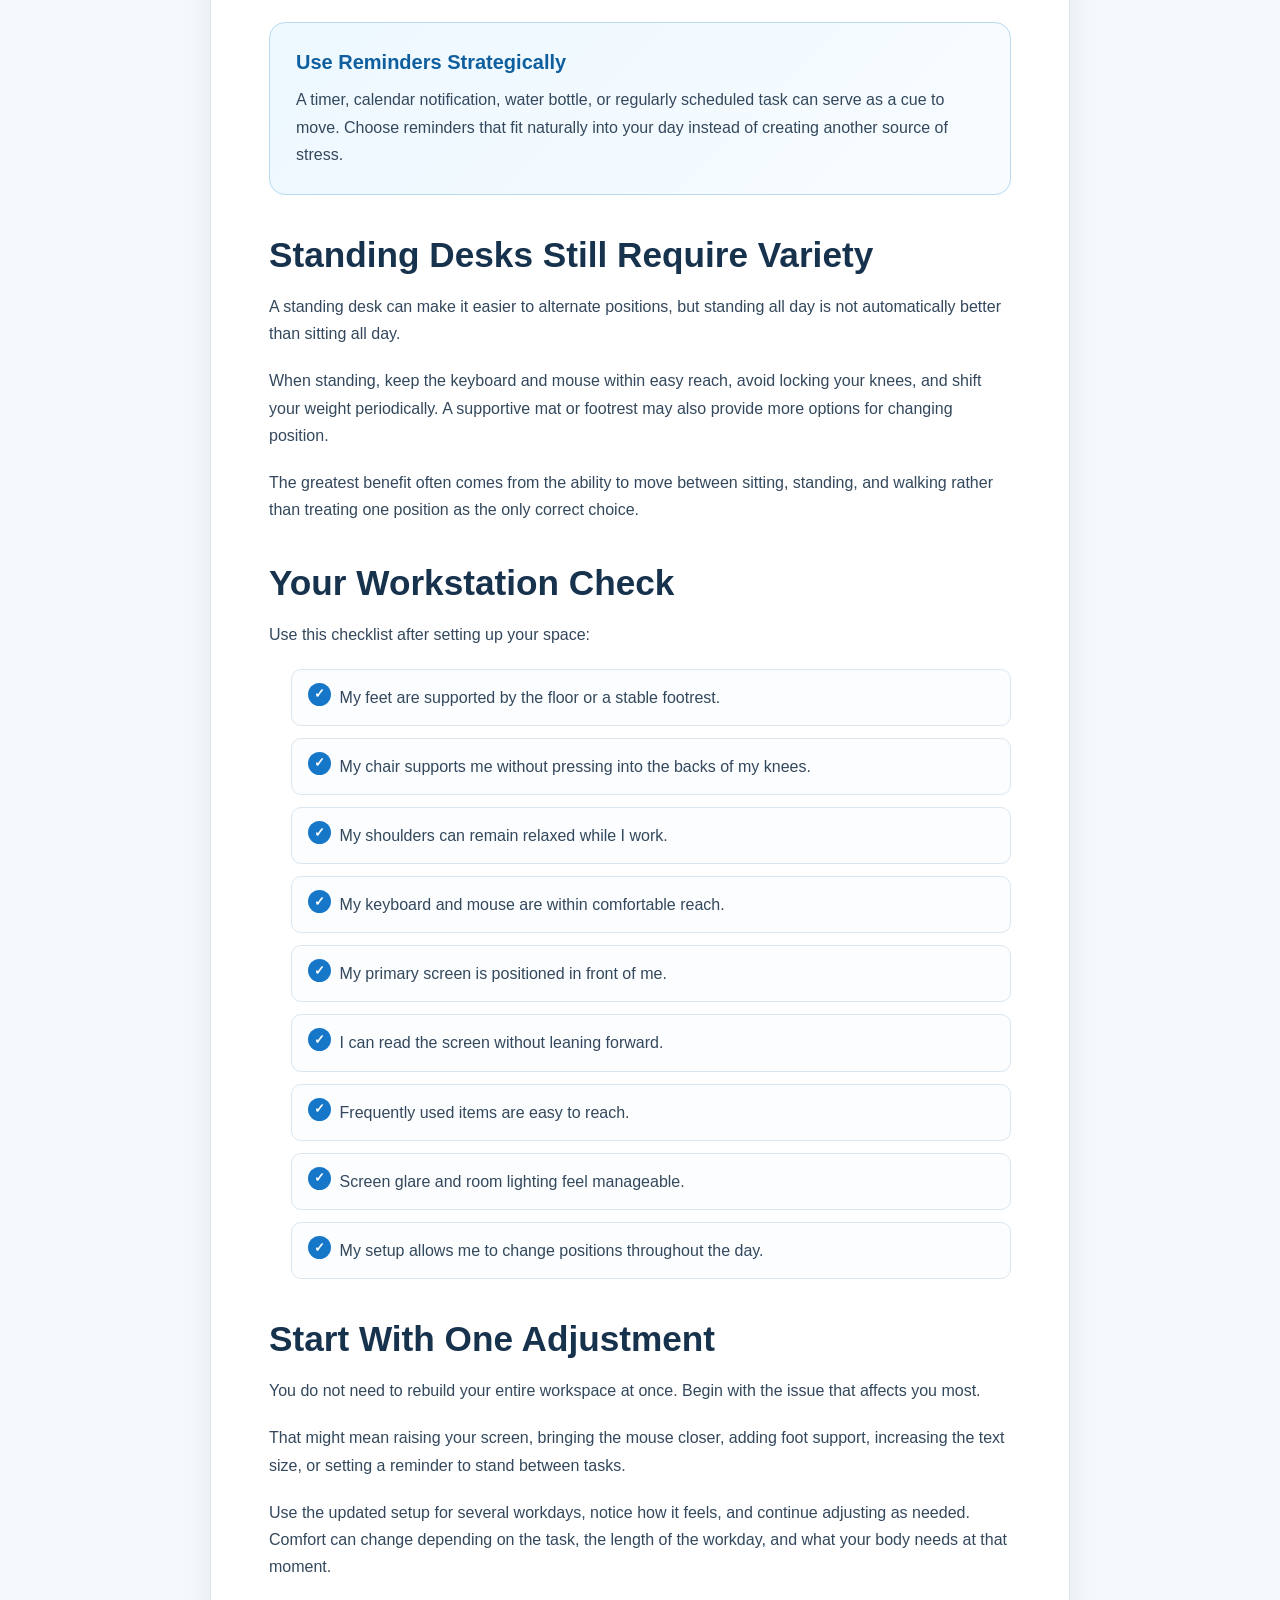
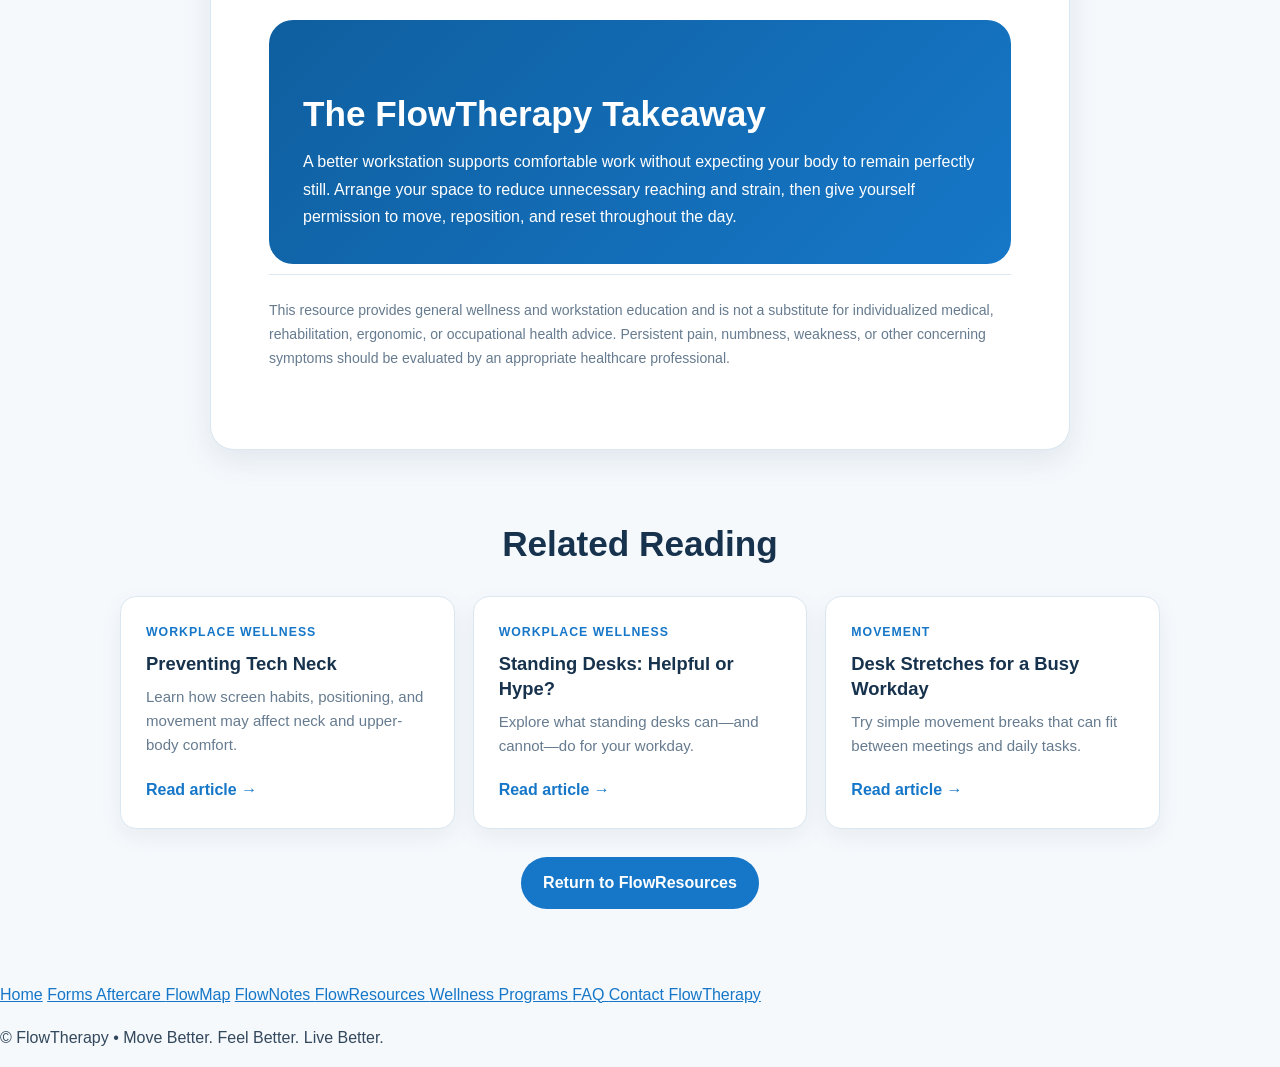
<file: articles/building-a-better-workstation2.html>
<!doctype html>
<html lang="en">
  <head>
    <meta charset="UTF-8" />
    <meta name="viewport" content="width=device-width, initial-scale=1.0" />

    <title>Building a Better Workstation | FlowResources</title>

    <meta
      name="description"
      content="Learn how to create a more comfortable workstation with practical guidance for your chair, desk, monitor, keyboard, mouse, and daily movement habits."
    />

    <style>
      :root {
        --primary: #1677c8;
        --primary-dark: #0f5f9f;
        --primary-light: #eaf5ff;
        --navy: #17324d;
        --text: #33485c;
        --muted: #667b8f;
        --border: #dbe7f0;
        --background: #f6f9fc;
        --white: #ffffff;
        --soft-blue: #f0f7fd;
        --shadow: 0 10px 30px rgba(31, 73, 110, 0.1);
        --radius-large: 24px;
        --radius-medium: 16px;
        --radius-small: 10px;
      }

      * {
        box-sizing: border-box;
      }

      html {
        scroll-behavior: smooth;
      }

      body {
        margin: 0;
        min-height: 100vh;
        display: flex;
        flex-direction: column;
        font-family:
          -apple-system, BlinkMacSystemFont, "Segoe UI", Roboto, Helvetica,
          Arial, sans-serif;
        color: var(--text);
        background: var(--background);
        line-height: 1.7;
      }

      img {
        max-width: 100%;
        display: block;
      }

      a {
        color: var(--primary);
      }

      a:hover {
        color: var(--primary-dark);
      }

      .site-header {
        background: linear-gradient(
          135deg,
          #ffffff 0%,
          #f2f8fd 55%,
          #e6f3fc 100%
        );
        border-bottom: 1px solid var(--border);
      }

      .header-inner {
        width: min(1120px, calc(100% - 32px));
        margin: 0 auto;
        padding: 24px 0 18px;
        text-align: center;
      }

      .logo {
        width: min(230px, 70vw);
        margin: 0 auto 14px;
      }

      .brand-title {
        margin: 0;
        color: var(--navy);
        font-size: clamp(1.65rem, 4vw, 2.25rem);
        line-height: 1.2;
      }

      .brand-subtitle {
        margin: 8px auto 0;
        color: var(--muted);
        font-size: 1rem;
      }

      .site-nav {
        margin-top: 22px;
        display: flex;
        justify-content: center;
        align-items: center;
        flex-wrap: wrap;
        gap: 8px;
      }

      .site-nav a {
        display: inline-block;
        padding: 9px 14px;
        border-radius: 999px;
        color: var(--primary);
        font-weight: 700;
        text-decoration: none;
        transition:
          background 0.2s ease,
          color 0.2s ease,
          transform 0.2s ease;
      }

      .site-nav a:hover,
      .site-nav a:focus-visible {
        color: var(--primary-dark);
        background: var(--primary-light);
        transform: translateY(-1px);
      }

      .site-nav a[aria-current="page"] {
        color: var(--white);
        background: var(--primary);
      }

      main {
        flex: 1;
      }

      .article-hero {
        background: linear-gradient(
          145deg,
          #0f5f9f 0%,
          #1677c8 55%,
          #62afe2 100%
        );
        color: var(--white);
      }

      .hero-inner {
        width: min(930px, calc(100% - 32px));
        margin: 0 auto;
        padding: clamp(56px, 9vw, 96px) 0;
        text-align: center;
      }

      .category-label {
        display: inline-block;
        margin-bottom: 18px;
        padding: 7px 14px;
        border: 1px solid rgba(255, 255, 255, 0.45);
        border-radius: 999px;
        background: rgba(255, 255, 255, 0.13);
        color: var(--white);
        font-size: 0.82rem;
        font-weight: 800;
        letter-spacing: 0.09em;
        text-transform: uppercase;
      }

      .article-hero h1 {
        max-width: 820px;
        margin: 0 auto;
        font-size: clamp(2.2rem, 7vw, 4.4rem);
        line-height: 1.08;
        letter-spacing: -0.035em;
      }

      .hero-description {
        max-width: 720px;
        margin: 22px auto 0;
        color: rgba(255, 255, 255, 0.92);
        font-size: clamp(1.05rem, 2.5vw, 1.3rem);
        line-height: 1.7;
      }

      .article-meta {
        margin-top: 26px;
        color: rgba(255, 255, 255, 0.82);
        font-size: 0.92rem;
      }

      .article-container {
        width: min(860px, calc(100% - 32px));
        margin: -34px auto 64px;
        position: relative;
        z-index: 2;
      }

      .article-card {
        padding: clamp(28px, 6vw, 58px);
        border: 1px solid var(--border);
        border-radius: var(--radius-large);
        background: var(--white);
        box-shadow: var(--shadow);
      }

      .article-card h2 {
        margin: 52px 0 16px;
        color: var(--navy);
        font-size: clamp(1.65rem, 4vw, 2.2rem);
        line-height: 1.25;
      }

      .article-card h2:first-of-type {
        margin-top: 38px;
      }

      .article-card h3 {
        margin: 30px 0 10px;
        color: var(--navy);
        font-size: 1.25rem;
        line-height: 1.35;
      }

      .article-card p {
        margin: 0 0 20px;
      }

      .article-card ul,
      .article-card ol {
        margin: 12px 0 24px;
        padding-left: 1.35rem;
      }

      .article-card li {
        margin-bottom: 10px;
        padding-left: 4px;
      }

      .lead {
        margin-top: 0;
        color: var(--navy);
        font-size: clamp(1.1rem, 2.5vw, 1.25rem);
        line-height: 1.75;
      }

      .intro-box {
        margin: 30px 0;
        padding: 24px;
        border-left: 5px solid var(--primary);
        border-radius: var(--radius-medium);
        background: var(--soft-blue);
      }

      .intro-box p:last-child {
        margin-bottom: 0;
      }

      .quick-links {
        margin: 34px 0;
        padding: 25px;
        border: 1px solid var(--border);
        border-radius: var(--radius-medium);
        background: #fbfdff;
      }

      .quick-links h2 {
        margin: 0 0 15px;
        font-size: 1.25rem;
      }

      .quick-links ul {
        display: grid;
        grid-template-columns: repeat(2, minmax(0, 1fr));
        gap: 8px 22px;
        margin: 0;
        padding: 0;
        list-style: none;
      }

      .quick-links li {
        margin: 0;
        padding: 0;
      }

      .quick-links a {
        display: inline-block;
        padding: 5px 0;
        font-weight: 700;
        text-decoration: none;
      }

      .quick-links a::before {
        content: "→";
        margin-right: 7px;
      }

      .setup-grid {
        display: grid;
        grid-template-columns: repeat(2, minmax(0, 1fr));
        gap: 18px;
        margin: 26px 0 34px;
      }

      .setup-card {
        padding: 23px;
        border: 1px solid var(--border);
        border-radius: var(--radius-medium);
        background: #fbfdff;
      }

      .setup-number {
        width: 38px;
        height: 38px;
        display: inline-flex;
        justify-content: center;
        align-items: center;
        margin-bottom: 14px;
        border-radius: 50%;
        color: var(--white);
        background: var(--primary);
        font-weight: 800;
      }

      .setup-card h3 {
        margin: 0 0 8px;
        font-size: 1.15rem;
      }

      .setup-card p {
        margin: 0;
        color: var(--muted);
        font-size: 0.97rem;
      }

      .tip-box {
        margin: 32px 0;
        padding: 26px;
        border: 1px solid #b9d9ef;
        border-radius: var(--radius-medium);
        background: linear-gradient(135deg, #edf8ff, #f8fcff);
      }

      .tip-box h3 {
        margin-top: 0;
        color: var(--primary-dark);
      }

      .tip-box p:last-child,
      .tip-box ul:last-child {
        margin-bottom: 0;
      }

      .warning-box {
        margin: 32px 0;
        padding: 24px;
        border-left: 5px solid #e1a736;
        border-radius: var(--radius-medium);
        background: #fff9eb;
      }

      .warning-box h3 {
        margin-top: 0;
        color: #72500e;
      }

      .warning-box p:last-child {
        margin-bottom: 0;
      }

      .comparison-table {
        width: 100%;
        margin: 24px 0 34px;
        border-collapse: collapse;
        overflow: hidden;
        border-radius: var(--radius-medium);
        box-shadow: 0 0 0 1px var(--border);
      }

      .comparison-table th,
      .comparison-table td {
        padding: 16px;
        border-bottom: 1px solid var(--border);
        text-align: left;
        vertical-align: top;
      }

      .comparison-table th {
        color: var(--navy);
        background: var(--primary-light);
        font-size: 0.95rem;
      }

      .comparison-table tr:last-child td {
        border-bottom: 0;
      }

      .checklist {
        margin: 26px 0 34px;
        padding: 0;
        list-style: none;
      }

      .checklist li {
        position: relative;
        margin-bottom: 12px;
        padding: 14px 16px 14px 48px;
        border: 1px solid var(--border);
        border-radius: var(--radius-small);
        background: #fbfdff;
      }

      .checklist li::before {
        content: "✓";
        position: absolute;
        top: 13px;
        left: 16px;
        width: 23px;
        height: 23px;
        display: flex;
        justify-content: center;
        align-items: center;
        border-radius: 50%;
        color: var(--white);
        background: var(--primary);
        font-size: 0.8rem;
        font-weight: 900;
      }

      .movement-plan {
        display: grid;
        grid-template-columns: repeat(3, minmax(0, 1fr));
        gap: 14px;
        margin: 25px 0 34px;
      }

      .movement-step {
        padding: 20px;
        border-radius: var(--radius-medium);
        background: var(--primary-light);
        text-align: center;
      }

      .movement-step strong {
        display: block;
        margin-bottom: 6px;
        color: var(--primary-dark);
        font-size: 1.1rem;
      }

      .movement-step span {
        color: var(--muted);
        font-size: 0.94rem;
        line-height: 1.5;
      }

      .takeaway {
        margin: 40px 0 10px;
        padding: clamp(24px, 5vw, 34px);
        border-radius: var(--radius-large);
        color: var(--white);
        background: linear-gradient(
          135deg,
          var(--primary-dark),
          var(--primary)
        );
      }

      .takeaway h2 {
        margin: 0 0 12px;
        color: var(--white);
      }

      .takeaway p:last-child {
        margin-bottom: 0;
      }

      .article-disclaimer {
        margin-top: 34px;
        padding-top: 24px;
        border-top: 1px solid var(--border);
        color: var(--muted);
        font-size: 0.88rem;
      }

      .related-section {
        width: min(1040px, calc(100% - 32px));
        margin: 0 auto 72px;
      }

      .related-section h2 {
        margin-bottom: 22px;
        color: var(--navy);
        text-align: center;
        font-size: clamp(1.7rem, 4vw, 2.2rem);
      }

      .related-grid {
        display: grid;
        grid-template-columns: repeat(3, minmax(0, 1fr));
        gap: 18px;
      }

      .related-card {
        display: flex;
        flex-direction: column;
        padding: 25px;
        border: 1px solid var(--border);
        border-radius: var(--radius-medium);
        color: inherit;
        background: var(--white);
        box-shadow: 0 8px 22px rgba(31, 73, 110, 0.07);
        text-decoration: none;
        transition:
          transform 0.2s ease,
          box-shadow 0.2s ease,
          border-color 0.2s ease;
      }

      .related-card:hover,
      .related-card:focus-visible {
        color: inherit;
        border-color: #a8cfe9;
        transform: translateY(-4px);
        box-shadow: 0 14px 30px rgba(31, 73, 110, 0.12);
      }

      .related-category {
        color: var(--primary);
        font-size: 0.77rem;
        font-weight: 800;
        letter-spacing: 0.08em;
        text-transform: uppercase;
      }

      .related-card h3 {
        margin: 10px 0 8px;
        color: var(--navy);
        font-size: 1.15rem;
        line-height: 1.35;
      }

      .related-card p {
        margin: 0 0 18px;
        color: var(--muted);
        font-size: 0.94rem;
        line-height: 1.6;
      }

      .read-more {
        margin-top: auto;
        color: var(--primary);
        font-weight: 800;
      }

      .library-button-wrap {
        margin-top: 28px;
        text-align: center;
      }

      .library-button {
        display: inline-block;
        padding: 12px 22px;
        border-radius: 999px;
        color: var(--white);
        background: var(--primary);
        font-weight: 800;
        text-decoration: none;
        transition:
          background 0.2s ease,
          transform 0.2s ease;
      }

      .library-button:hover,
      .library-button:focus-visible {
        color: var(--white);
        background: var(--primary-dark);
        transform: translateY(-2px);
      }

      .site-footer {
        margin-top: auto;
        padding: 32px 16px;
        border-top: 1px solid var(--border);
        color: var(--muted);
        background: var(--white);
        text-align: center;
        font-size: 0.92rem;
      }

      .site-footer p {
        margin: 5px 0;
      }

      .footer-tagline {
        color: var(--primary-dark);
        font-weight: 700;
      }

      @media (max-width: 760px) {
        .quick-links ul,
        .setup-grid,
        .related-grid {
          grid-template-columns: 1fr;
        }

        .movement-plan {
          grid-template-columns: 1fr;
        }

        .article-container {
          margin-top: -22px;
        }

        .comparison-table {
          display: block;
          overflow-x: auto;
        }
      }

      @media (max-width: 520px) {
        .header-inner {
          width: min(100% - 22px, 1120px);
        }

        .site-nav {
          gap: 4px;
        }

        .site-nav a {
          padding: 8px 10px;
          font-size: 0.9rem;
        }

        .hero-inner,
        .article-container,
        .related-section {
          width: min(100% - 22px, 1040px);
        }

        .article-card {
          border-radius: 18px;
        }

        .comparison-table th,
        .comparison-table td {
          min-width: 180px;
          padding: 13px;
        }
      }
    </style>
  </head>

  <body data-article-id="building-a-better-workstation2">
    <!-- Shared header generated by site-layout.js -->
    <div id="site-header"></div>

    <main>
      <section class="article-hero">
        <div class="hero-inner">
          <span class="category-label"> Workplace Wellness </span>

          <h1>Building a Better Workstation</h1>

          <p class="hero-description">
            A supportive workstation does not have to be perfect or expensive.
            Small adjustments can make daily tasks feel more comfortable and
            help reduce unnecessary strain.
          </p>

          <p class="article-meta">FlowResources • Workplace Setup Guide</p>
        </div>
      </section>

      <div class="article-container">
        <article class="article-card">
          <p class="lead">
            Your workstation should support the way you work—not force your body
            to hold one rigid position all day. The best setup is one that keeps
            frequently used items within comfortable reach, encourages neutral
            positioning, and allows you to change positions regularly.
          </p>

          <div class="intro-box">
            <p>
              <strong>The goal is not “perfect posture.”</strong>
              It is a setup that reduces avoidable effort while giving your body
              enough variety and movement throughout the day.
            </p>
          </div>

          <nav class="quick-links" aria-label="Article contents">
            <h2>In This Guide</h2>

            <ul>
              <li>
                <a href="#start-with-how-you-work"> Start With How You Work </a>
              </li>

              <li>
                <a href="#chair"> Adjust Your Chair </a>
              </li>

              <li>
                <a href="#desk"> Set Your Desk Height </a>
              </li>

              <li>
                <a href="#monitor"> Position Your Monitor </a>
              </li>

              <li>
                <a href="#keyboard-mouse"> Place Your Keyboard and Mouse </a>
              </li>

              <li>
                <a href="#movement"> Build Movement Into the Day </a>
              </li>
            </ul>
          </nav>

          <section id="start-with-how-you-work">
            <h2>Start With How You Actually Work</h2>

            <p>
              Before buying new equipment, pay attention to your current habits.
              Notice which tasks take up most of your day and where discomfort
              begins to appear.
            </p>

            <p>
              A workstation used mainly for video calls may need a different
              arrangement than one used for writing, design work, data entry, or
              switching between a laptop and paper documents.
            </p>

            <h3>Ask yourself:</h3>

            <ul>
              <li>Which items do I use most frequently?</li>

              <li>Do I regularly lean forward to see the screen?</li>

              <li>Am I reaching for the mouse or keyboard?</li>

              <li>Do my feet rest securely on the floor?</li>

              <li>Does my neck stay turned toward a second screen?</li>

              <li>Am I staying in one position for long periods?</li>
            </ul>

            <p>
              These observations can help you identify which adjustments will
              make the greatest difference.
            </p>
          </section>

          <section id="chair">
            <h2>1. Adjust Your Chair First</h2>

            <p>
              Your chair establishes your working height. Adjust it before
              changing the position of your monitor, keyboard, or other
              equipment.
            </p>

            <div class="setup-grid">
              <div class="setup-card">
                <span class="setup-number">1</span>

                <h3>Place Your Feet</h3>

                <p>
                  Keep both feet supported by the floor or a stable footrest.
                  Avoid leaving them suspended beneath the chair.
                </p>
              </div>

              <div class="setup-card">
                <span class="setup-number">2</span>

                <h3>Support Your Legs</h3>

                <p>
                  Sit far enough back for the chair to support you while leaving
                  a small amount of space behind your knees.
                </p>
              </div>

              <div class="setup-card">
                <span class="setup-number">3</span>

                <h3>Use the Backrest</h3>

                <p>
                  Allow the backrest to share the work of supporting your torso
                  instead of sitting forward without support all day.
                </p>
              </div>

              <div class="setup-card">
                <span class="setup-number">4</span>

                <h3>Relax Your Shoulders</h3>

                <p>
                  Adjust your chair and work surface so your shoulders do not
                  need to lift while typing or using the mouse.
                </p>
              </div>
            </div>

            <div class="tip-box">
              <h3>No Adjustable Chair?</h3>

              <p>
                You can still improve support with simple modifications. A firm
                cushion may raise the sitting height, a small rolled towel may
                add lower-back support, and a sturdy box or footrest can support
                the feet.
              </p>

              <p>
                Make sure any modification is stable and does not cause you to
                slide forward.
              </p>
            </div>
          </section>

          <section id="desk">
            <h2>2. Set a Comfortable Desk Height</h2>

            <p>
              When using the keyboard and mouse, your upper arms should be able
              to remain close to your sides. Your forearms can rest
              approximately parallel to the floor or angle slightly downward.
            </p>

            <p>
              If the desk is too high, you may lift your shoulders or bend your
              wrists upward. If it is too low, you may round forward or lower
              your head toward the work surface.
            </p>

            <table class="comparison-table">
              <thead>
                <tr>
                  <th scope="col">What You Notice</th>
                  <th scope="col">Possible Adjustment</th>
                </tr>
              </thead>

              <tbody>
                <tr>
                  <td>Shoulders lifting while typing</td>

                  <td>
                    Raise the chair, lower the keyboard, or use a keyboard tray.
                  </td>
                </tr>

                <tr>
                  <td>Feet no longer reach the floor</td>

                  <td>Add a stable footrest after raising the chair.</td>
                </tr>

                <tr>
                  <td>Leaning forward over the desk</td>

                  <td>
                    Move the keyboard, mouse, and frequently used items closer.
                  </td>
                </tr>

                <tr>
                  <td>Wrists bending upward</td>

                  <td>Lower the work surface or adjust keyboard placement.</td>
                </tr>
              </tbody>
            </table>

            <p>
              The desk does not need to match a universal measurement. It needs
              to work with your body, chair, equipment, and primary tasks.
            </p>
          </section>

          <section id="monitor">
            <h2>3. Position Your Monitor</h2>

            <p>
              Place your primary monitor directly in front of you whenever
              possible. This helps reduce the amount of time spent with your
              head or torso rotated to one side.
            </p>

            <h3>Monitor positioning basics</h3>

            <ul>
              <li>
                Keep the screen close enough that you can read comfortably
                without leaning forward.
              </li>

              <li>
                Position the top portion of the screen near or slightly below
                eye level.
              </li>

              <li>Tilt the screen as needed to reduce glare.</li>

              <li>
                Increase text size instead of moving your face closer to the
                screen.
              </li>

              <li>
                Keep your most frequently used monitor centered in front of you.
              </li>
            </ul>

            <div class="tip-box">
              <h3>Using Two Monitors</h3>

              <p>
                When one monitor is used much more often than the other, center
                the primary monitor and place the secondary screen beside it.
              </p>

              <p>
                When both are used equally, place them close together with the
                meeting point centered in front of you. Turn your chair and
                torso when changing screens rather than repeatedly twisting only
                your neck.
              </p>
            </div>

            <h3>Working From a Laptop</h3>

            <p>
              A laptop places the screen and keyboard very close together, which
              can make it difficult to position both comfortably at the same
              time.
            </p>

            <p>
              For longer work sessions, consider raising the laptop screen and
              using a separate keyboard and mouse. A laptop stand is useful, but
              a stable stack of books may also work as a temporary solution.
            </p>
          </section>

          <section id="keyboard-mouse">
            <h2>4. Place Your Keyboard and Mouse Within Reach</h2>

            <p>
              Keep your keyboard and mouse close enough that your elbows can
              remain near your sides. Reaching forward or outward for long
              periods can increase the workload on the shoulders, upper back,
              and neck.
            </p>

            <h3>Keyboard</h3>

            <ul>
              <li>Center the keyboard around the keys you use most.</li>

              <li>
                Keep it close enough that you do not need to lean forward.
              </li>

              <li>
                Let your wrists remain comfortable rather than forcing them into
                a sharply bent position.
              </li>

              <li>Use light pressure when typing whenever possible.</li>
            </ul>

            <h3>Mouse</h3>

            <ul>
              <li>
                Place the mouse beside the keyboard rather than far out to the
                side.
              </li>

              <li>
                Use the whole arm to guide larger movements instead of relying
                only on the wrist.
              </li>

              <li>
                Adjust pointer speed if you are repeatedly lifting and
                repositioning the mouse.
              </li>

              <li>
                Consider keyboard shortcuts to reduce repetitive mouse use.
              </li>
            </ul>

            <div class="warning-box">
              <h3>About Wrist Rests</h3>

              <p>
                A wrist rest can provide support during pauses, but avoid
                pressing the wrist firmly into it while actively typing or using
                the mouse. Keep the contact light and allow your fingers and
                hands to move freely.
              </p>
            </div>
          </section>

          <section>
            <h2>5. Arrange Frequently Used Items</h2>

            <p>
              Items you use throughout the day should be easy to reach without
              repeated twisting, stretching, or leaning.
            </p>

            <ul>
              <li>
                Keep your phone, notebook, and other daily tools within
                comfortable reach.
              </li>

              <li>
                Place documents on a holder near the monitor when frequently
                referencing them.
              </li>

              <li>
                Use a headset or speaker function during longer calls instead of
                holding the phone between your shoulder and ear.
              </li>

              <li>
                Store less frequently used supplies farther away so they do not
                crowd the main work area.
              </li>
            </ul>

            <p>
              Not every item needs to be reachable from your chair. Occasionally
              standing to retrieve something can create a natural movement
              break.
            </p>
          </section>

          <section>
            <h2>6. Pay Attention to Lighting</h2>

            <p>
              Poor lighting can contribute to squinting, leaning toward the
              screen, or holding the head in an awkward position to avoid glare.
            </p>

            <ul>
              <li>
                Position the screen away from direct reflections when possible.
              </li>

              <li>
                Use blinds, curtains, or screen adjustments to manage window
                glare.
              </li>

              <li>
                Add a task light for paperwork instead of relying only on the
                monitor.
              </li>

              <li>
                Adjust screen brightness so it feels comfortable within the
                room.
              </li>
            </ul>

            <p>
              If you continually move closer to the screen despite making
              adjustments, an eye examination may help identify whether vision
              changes are contributing to the problem.
            </p>
          </section>

          <section id="movement">
            <h2>7. Build Movement Into Your Workday</h2>

            <p>
              Even a carefully arranged workstation cannot replace movement.
              Remaining in any one position for too long may become
              uncomfortable, including positions commonly described as “good
              posture.”
            </p>

            <div class="movement-plan">
              <div class="movement-step">
                <strong>Reset</strong>

                <span>
                  Let your shoulders soften and change your sitting position.
                </span>
              </div>

              <div class="movement-step">
                <strong>Move</strong>

                <span>
                  Stand, walk, stretch, or complete a task away from the desk.
                </span>
              </div>

              <div class="movement-step">
                <strong>Refocus</strong>

                <span>
                  Look away from the screen and give your eyes a different
                  viewing distance.
                </span>
              </div>
            </div>

            <p>
              Movement breaks do not always need to be long or formal. Standing
              during a call, walking to refill your water, changing tasks, or
              taking several relaxed breaths can all create useful variation.
            </p>

            <div class="tip-box">
              <h3>Use Reminders Strategically</h3>

              <p>
                A timer, calendar notification, water bottle, or regularly
                scheduled task can serve as a cue to move. Choose reminders that
                fit naturally into your day instead of creating another source
                of stress.
              </p>
            </div>
          </section>

          <section>
            <h2>Standing Desks Still Require Variety</h2>

            <p>
              A standing desk can make it easier to alternate positions, but
              standing all day is not automatically better than sitting all day.
            </p>

            <p>
              When standing, keep the keyboard and mouse within easy reach,
              avoid locking your knees, and shift your weight periodically. A
              supportive mat or footrest may also provide more options for
              changing position.
            </p>

            <p>
              The greatest benefit often comes from the ability to move between
              sitting, standing, and walking rather than treating one position
              as the only correct choice.
            </p>
          </section>

          <section>
            <h2>Your Workstation Check</h2>

            <p>Use this checklist after setting up your space:</p>

            <ul class="checklist">
              <li>My feet are supported by the floor or a stable footrest.</li>

              <li>
                My chair supports me without pressing into the backs of my
                knees.
              </li>

              <li>My shoulders can remain relaxed while I work.</li>

              <li>My keyboard and mouse are within comfortable reach.</li>

              <li>My primary screen is positioned in front of me.</li>

              <li>I can read the screen without leaning forward.</li>

              <li>Frequently used items are easy to reach.</li>

              <li>Screen glare and room lighting feel manageable.</li>

              <li>
                My setup allows me to change positions throughout the day.
              </li>
            </ul>
          </section>

          <section>
            <h2>Start With One Adjustment</h2>

            <p>
              You do not need to rebuild your entire workspace at once. Begin
              with the issue that affects you most.
            </p>

            <p>
              That might mean raising your screen, bringing the mouse closer,
              adding foot support, increasing the text size, or setting a
              reminder to stand between tasks.
            </p>

            <p>
              Use the updated setup for several workdays, notice how it feels,
              and continue adjusting as needed. Comfort can change depending on
              the task, the length of the workday, and what your body needs at
              that moment.
            </p>
          </section>

          <div class="takeaway">
            <h2>The FlowTherapy Takeaway</h2>

            <p>
              A better workstation supports comfortable work without expecting
              your body to remain perfectly still. Arrange your space to reduce
              unnecessary reaching and strain, then give yourself permission to
              move, reposition, and reset throughout the day.
            </p>
          </div>

          <p class="article-disclaimer">
            This resource provides general wellness and workstation education
            and is not a substitute for individualized medical, rehabilitation,
            ergonomic, or occupational health advice. Persistent pain, numbness,
            weakness, or other concerning symptoms should be evaluated by an
            appropriate healthcare professional.
          </p>
        </article>
      </div>

      <section class="related-section" aria-labelledby="related-title">
        <h2 id="related-title">Related Reading</h2>

        <div class="related-grid">
          <!--
          Update these filenames only if your existing article files
          use different names.
        -->

          <a class="related-card" href="preventing-tech-neck.html">
            <span class="related-category"> Workplace Wellness </span>

            <h3>Preventing Tech Neck</h3>

            <p>
              Learn how screen habits, positioning, and movement may affect neck
              and upper-body comfort.
            </p>

            <span class="read-more"> Read article → </span>
          </a>

          <a class="related-card" href="standing-desks-helpful-or-hype.html">
            <span class="related-category"> Workplace Wellness </span>

            <h3>Standing Desks: Helpful or Hype?</h3>

            <p>
              Explore what standing desks can—and cannot—do for your workday.
            </p>

            <span class="read-more"> Read article → </span>
          </a>

          <a class="related-card" href="desk-stretches-for-a-busy-workday.html">
            <span class="related-category"> Movement </span>

            <h3>Desk Stretches for a Busy Workday</h3>

            <p>
              Try simple movement breaks that can fit between meetings and daily
              tasks.
            </p>

            <span class="read-more"> Read article → </span>
          </a>
        </div>

        <div class="library-button-wrap">
          <a class="library-button" href="../pages/flowresources-redesign.html">
            Return to FlowResources
          </a>
        </div>
      </section>
    </main>

    <!-- Shared footer generated by site-layout.js -->
    <div id="site-footer"></div>
    <script src="/assets/js/site-layout.js"></script>
    <script src="/assets/js/content-registry.js"></script>
    <script src="/assets/js/related-articles.js"></script>
    <script src="/assets/js/article-utils.js"></script>
  </body>
</html>
</file>
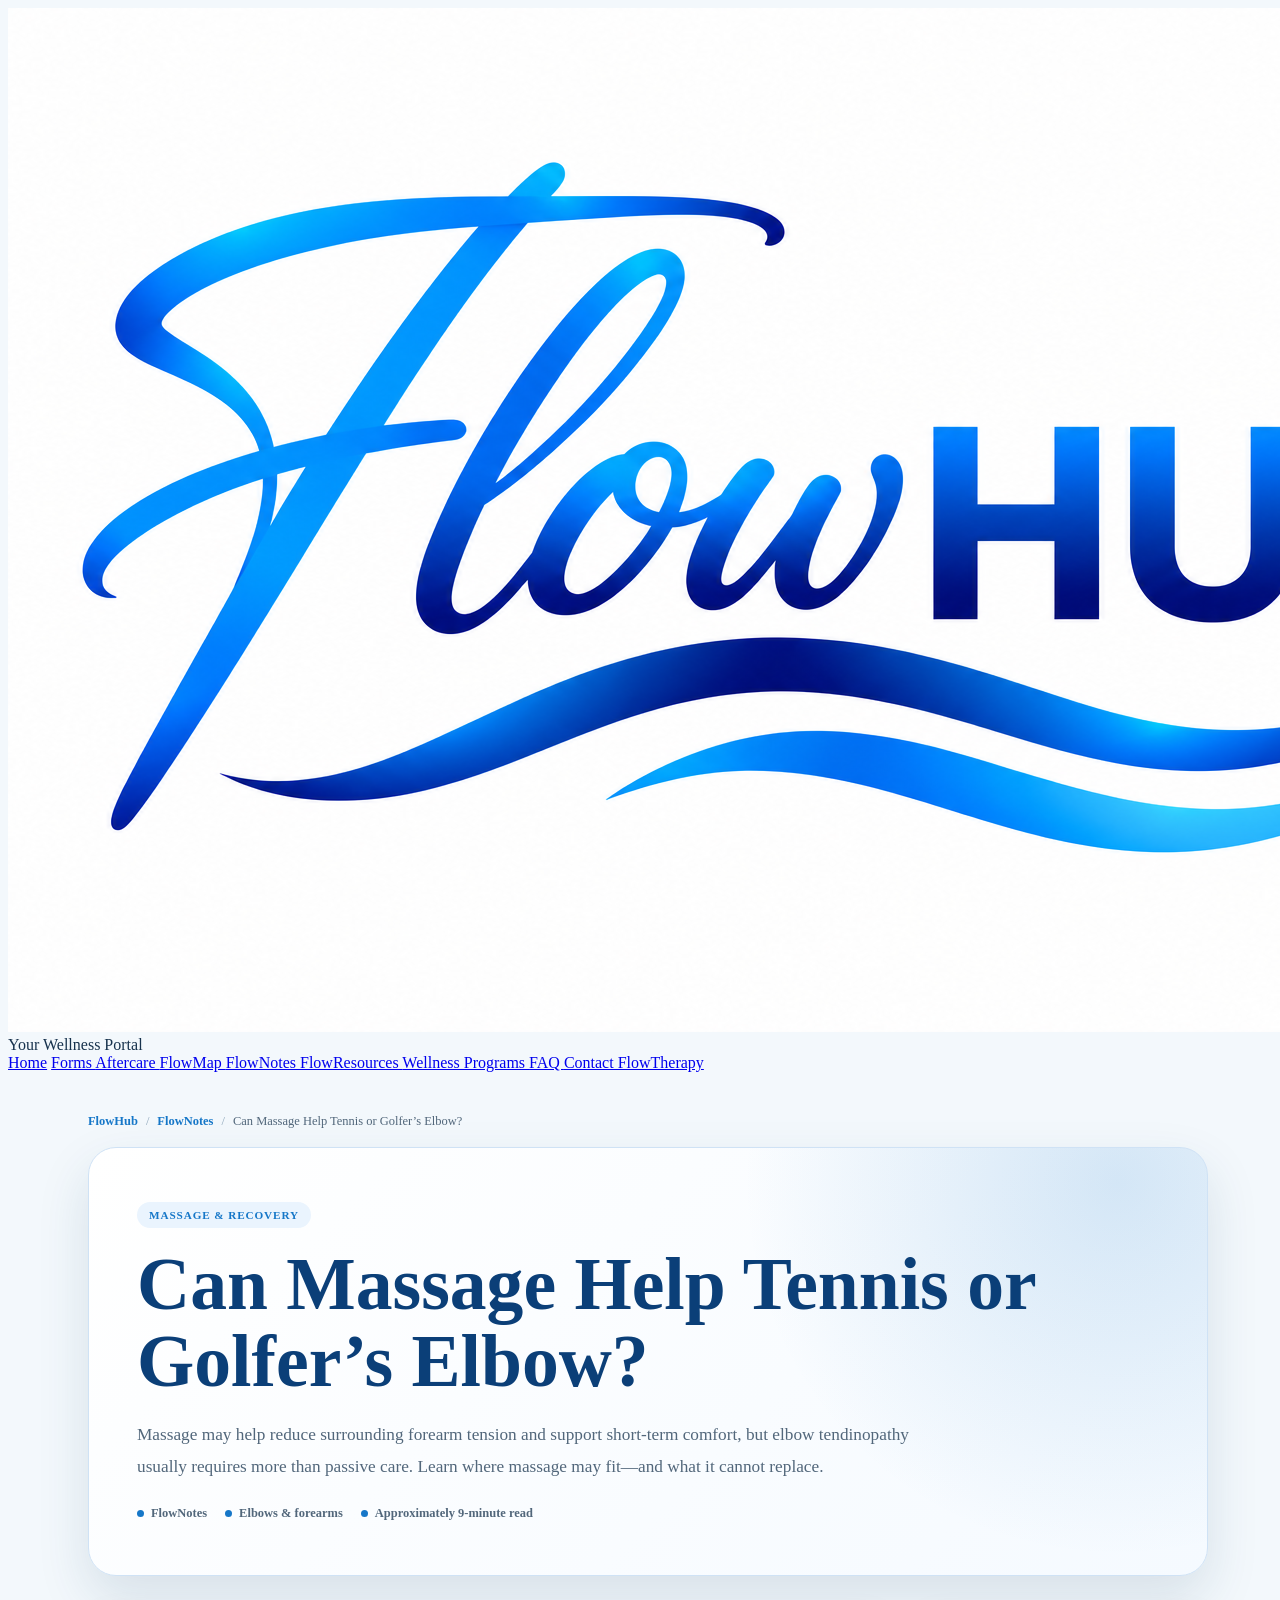
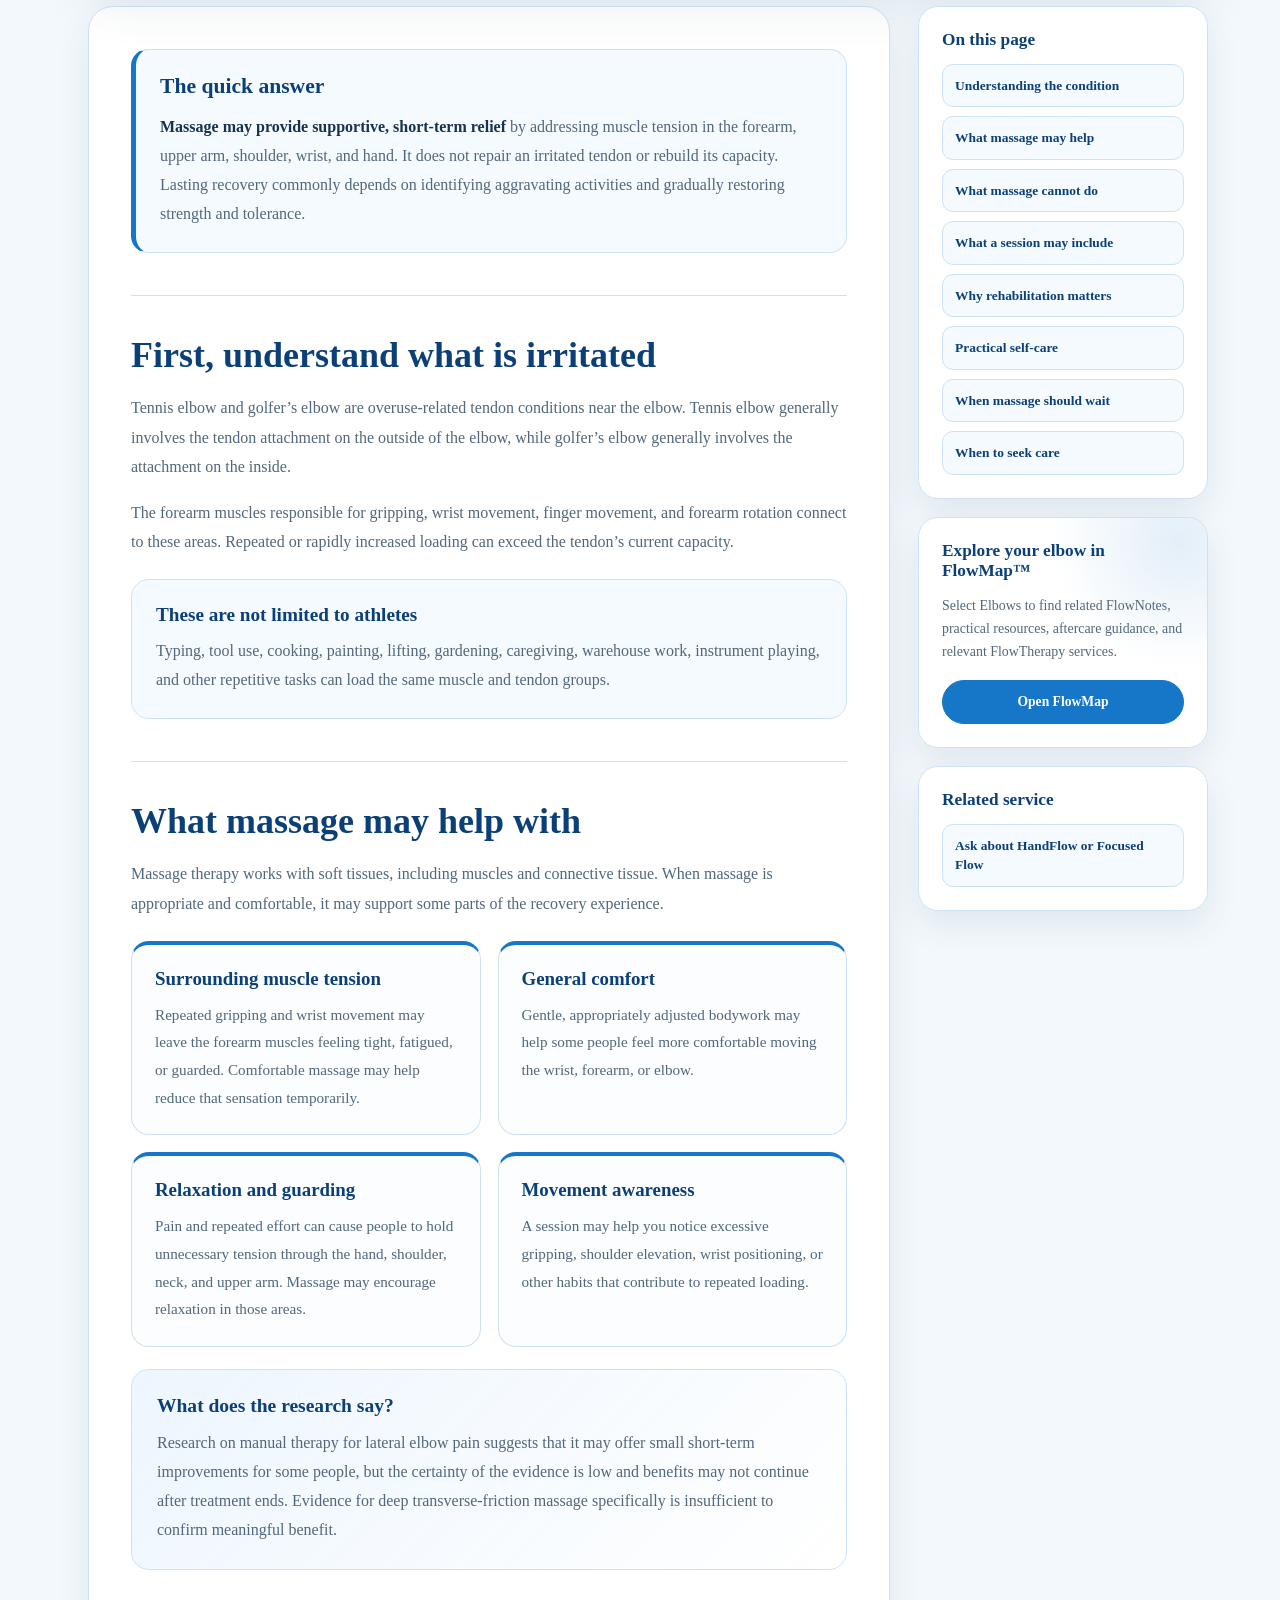
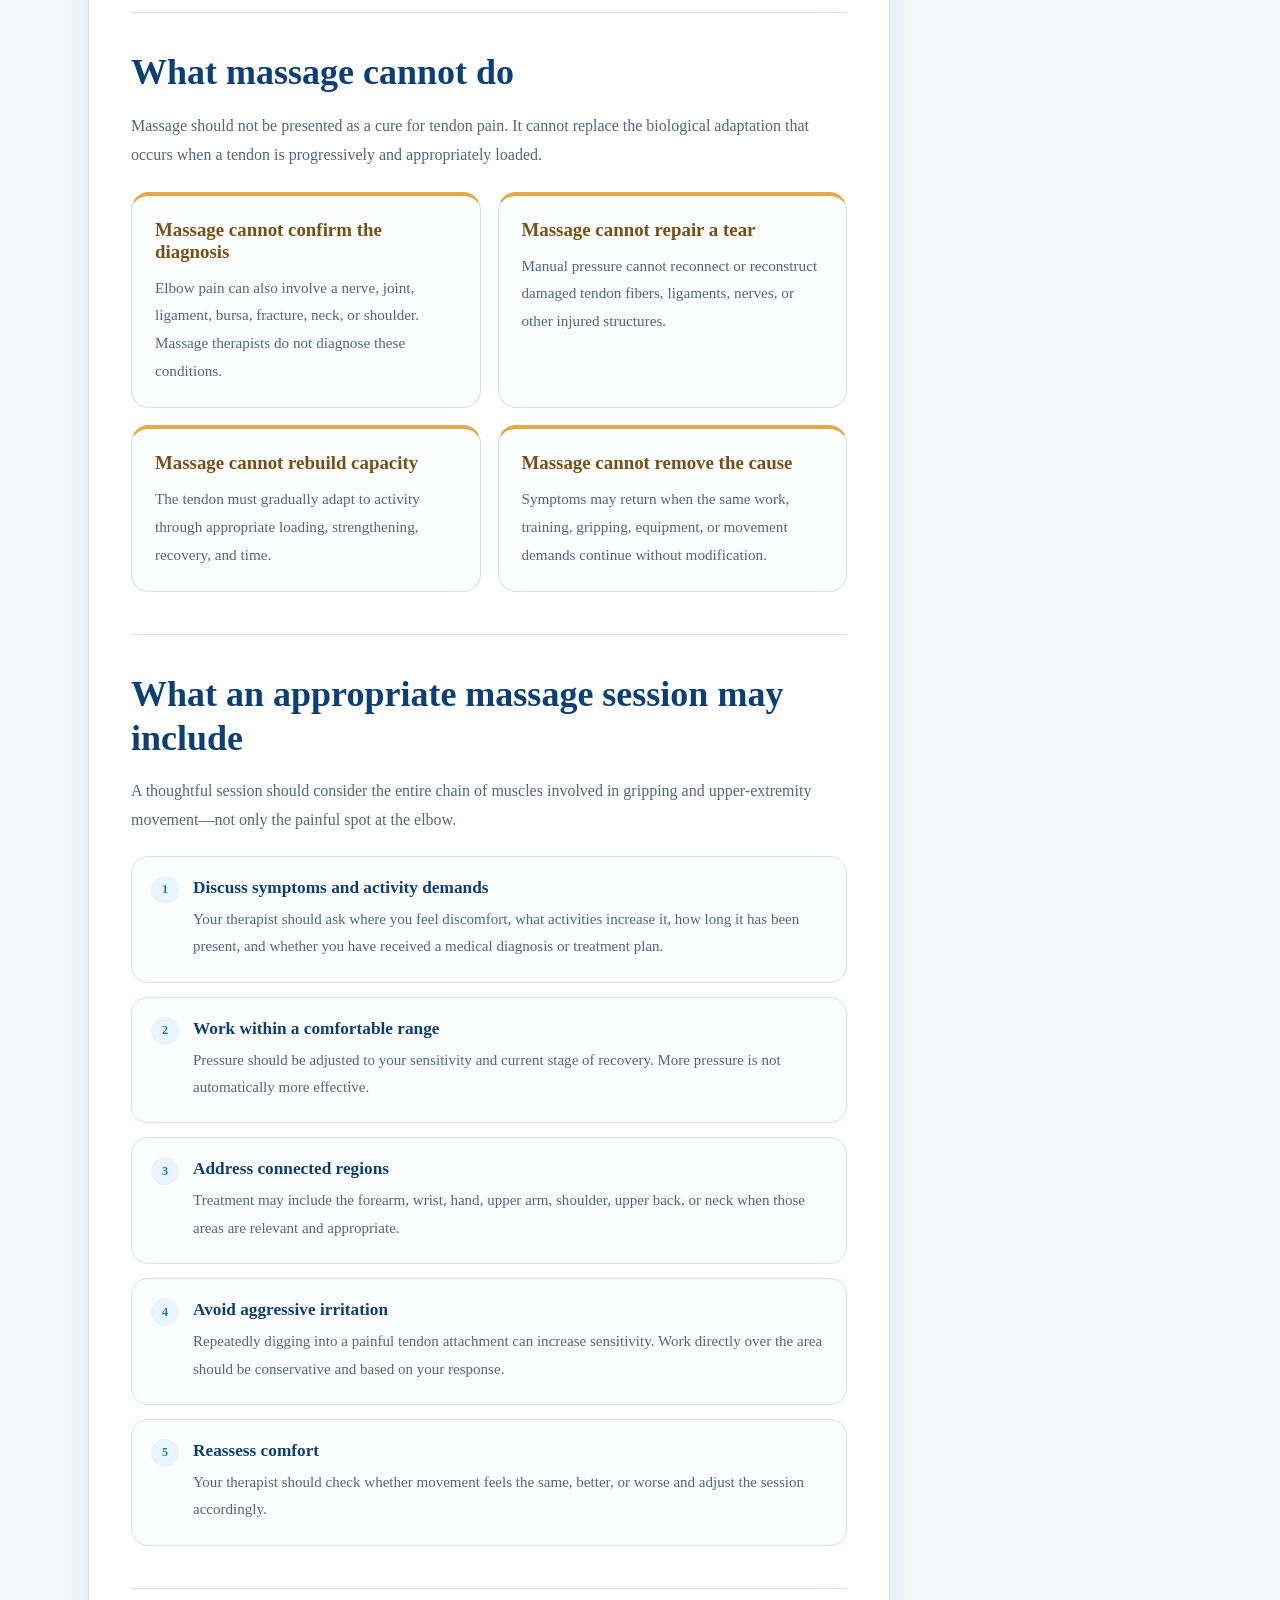
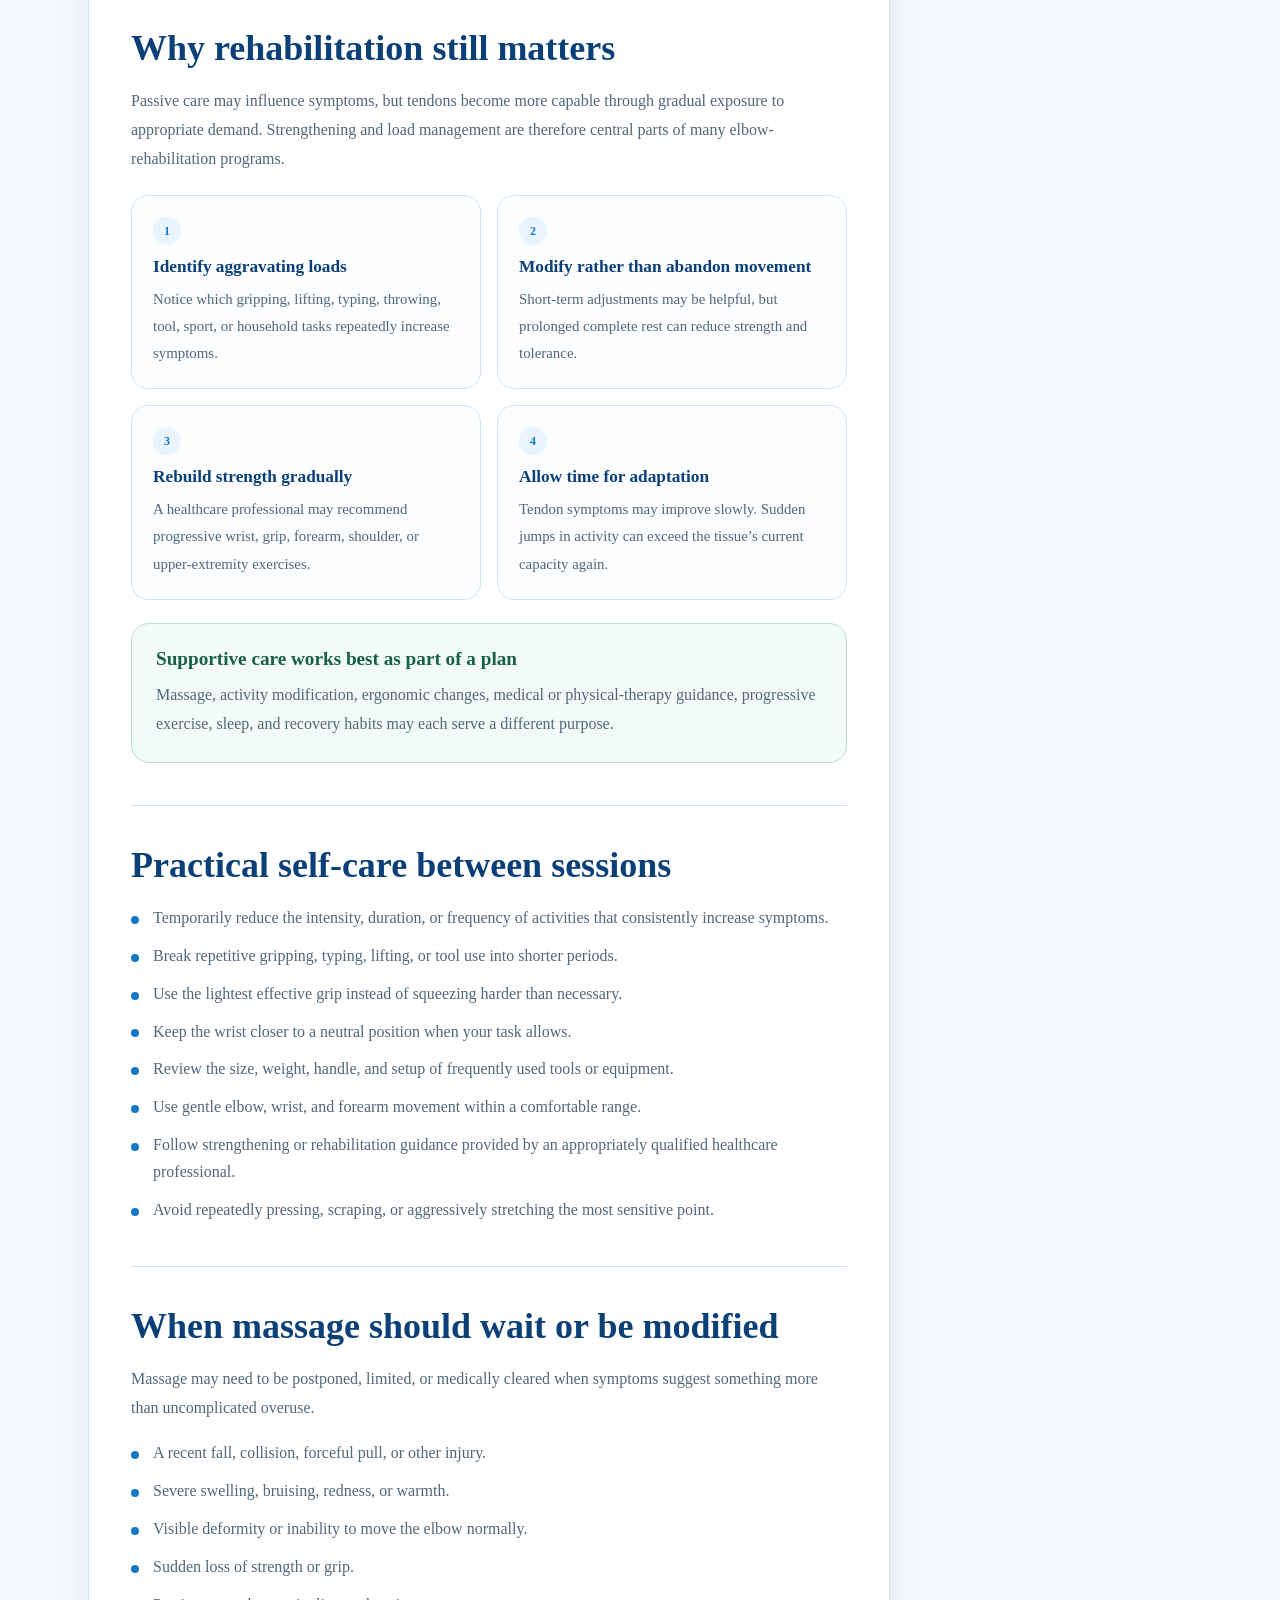
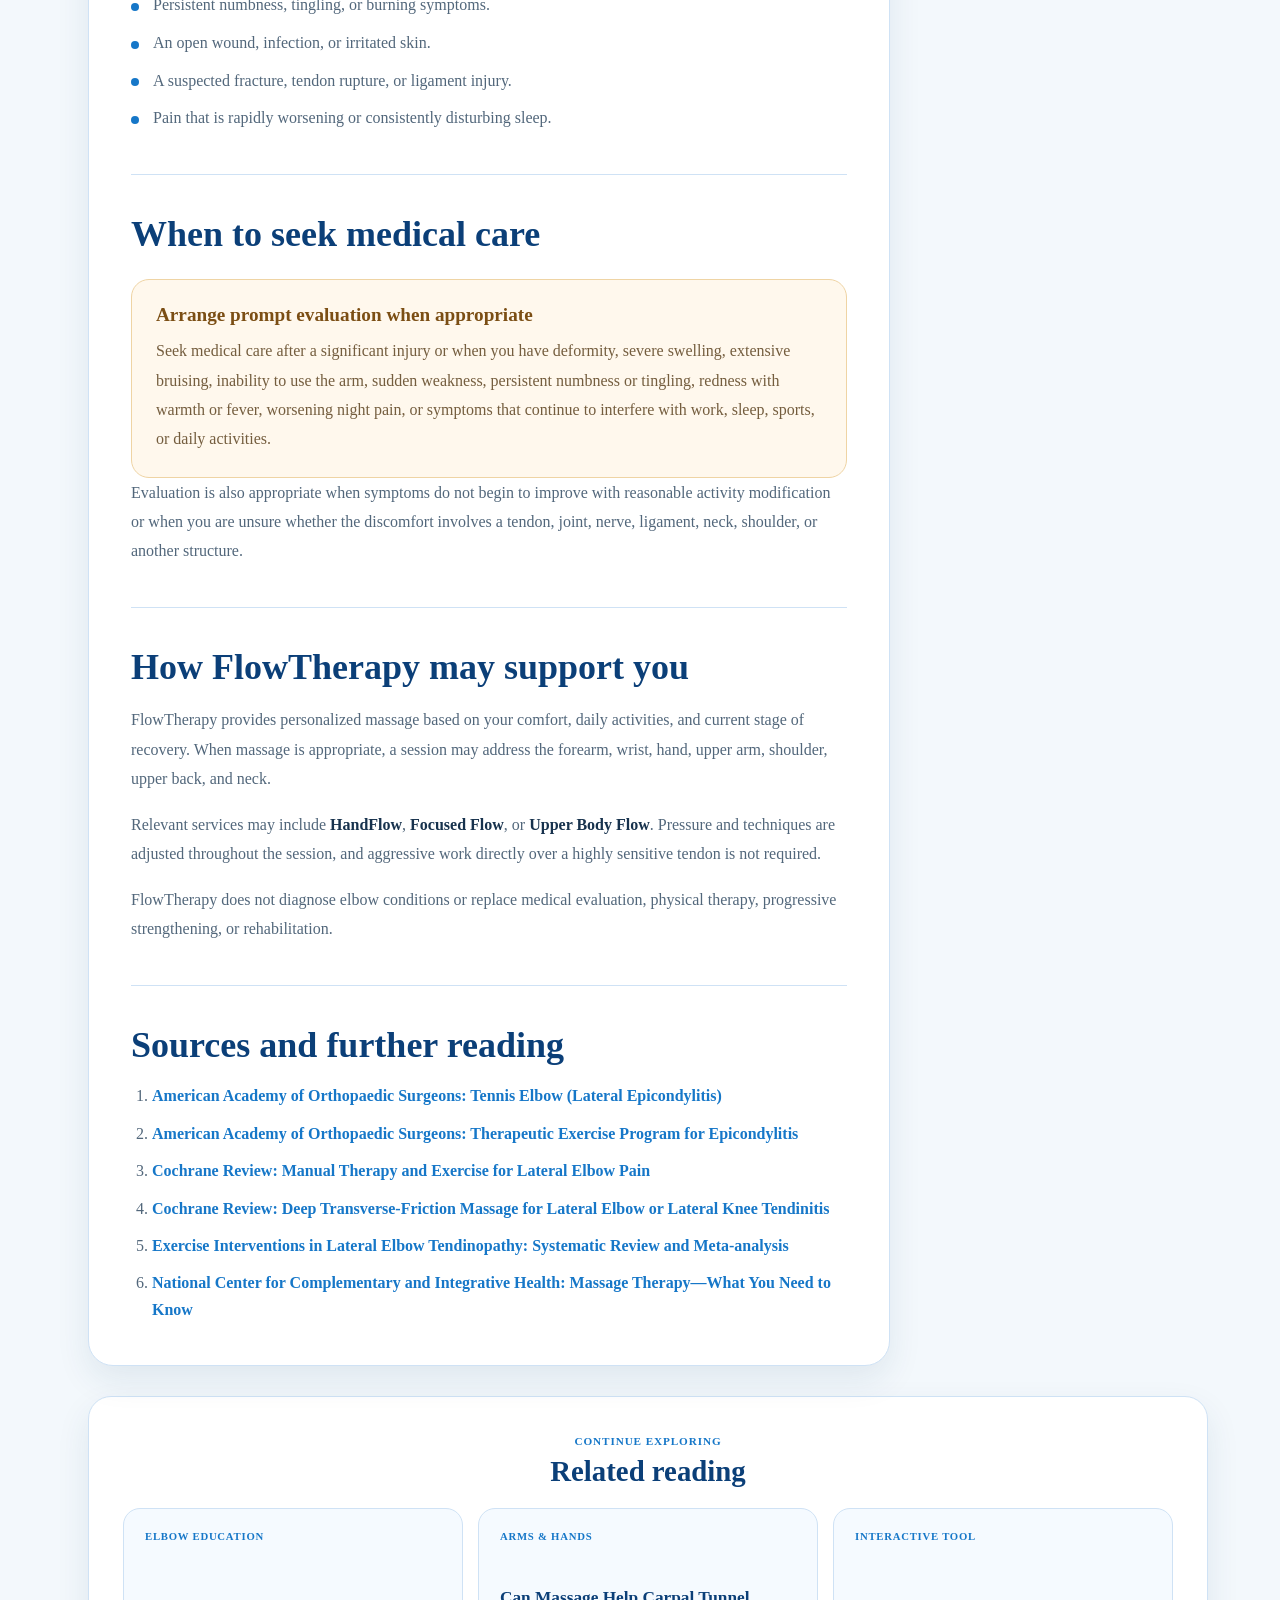
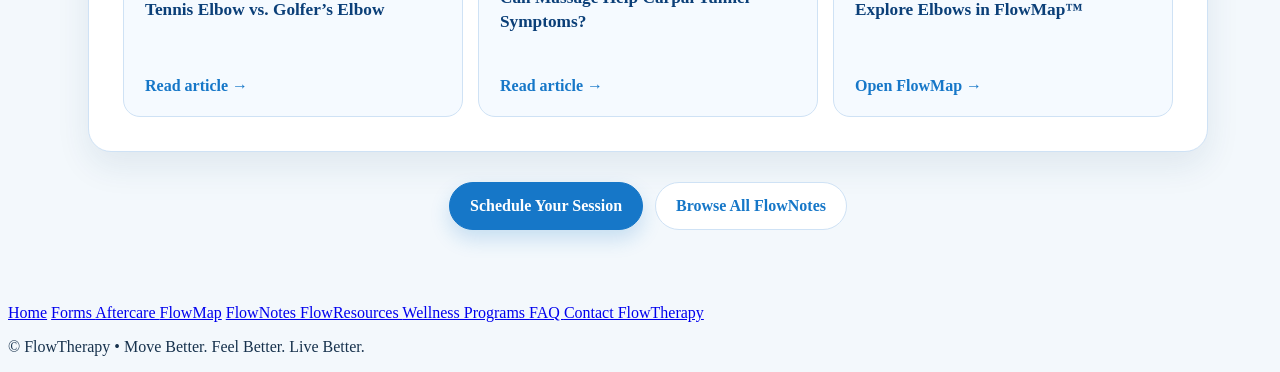
<file: articles/can-massage-help-elbow-tendinopathy.html>
<!doctype html>
<html lang="en">
  <head>
    <meta charset="UTF-8" />

    <meta name="viewport" content="width=device-width, initial-scale=1.0" />

    <meta
      name="description"
      content="Can massage help tennis elbow or golfer's elbow? Learn what massage may support, what it cannot repair, when it may be appropriate, and why progressive rehabilitation matters."
    />

    <title>
      Can Massage Help Tennis or Golfer’s Elbow? | FlowNotes | FlowTherapy
    </title>

    <!-- Shared FlowHub stylesheet -->
    <link rel="stylesheet" href="../assets/css/style.css" />

    <!-- Shared FlowHub header and footer -->
    <script src="/assets/js/site-layout.js" defer></script>

    <!-- PWA -->
    <link rel="manifest" href="../manifest.webmanifest" />

    <link rel="icon" href="../assets/icons/favicon.ico" sizes="any" />

    <meta name="theme-color" content="#1677c8" />

    <style>
      :root {
        --article-blue: #1677c8;
        --article-blue-dark: #0b3f78;
        --article-blue-hover: #0e69b8;
        --article-blue-soft: #eaf4fe;
        --article-blue-pale: #f5faff;
        --article-ink: #17324d;
        --article-muted: #52677b;
        --article-border: #cfe2f5;
        --article-page: #f3f8fc;
        --article-surface: #ffffff;
        --article-warning: #fff8ed;
        --article-warning-border: #efd4a4;
        --article-success: #f2fbf7;
        --article-success-border: #b9dfcd;
        --article-shadow: 0 14px 34px rgba(27, 67, 103, 0.09);
        --article-shadow-large: 0 22px 52px rgba(27, 67, 103, 0.13);
      }

      html {
        scroll-behavior: smooth;
      }

      body {
        background: var(--article-page);
        color: var(--article-ink);
      }

      button,
      a {
        font: inherit;
      }

      .article-shell {
        width: min(1120px, calc(100% - 32px));
        margin: 0 auto;
        padding: 42px 0 74px;
      }

      /* =====================================================
         BREADCRUMBS
         ===================================================== */

      .article-breadcrumbs {
        display: flex;
        flex-wrap: wrap;
        gap: 8px;
        align-items: center;
        margin-bottom: 18px;
        color: var(--article-muted);
        font-size: 0.78rem;
      }

      .article-breadcrumbs a {
        color: var(--article-blue);
        font-weight: 800;
        text-decoration: none;
      }

      .article-breadcrumbs a:hover {
        text-decoration: underline;
      }

      .breadcrumb-divider {
        color: #90a8bc;
      }

      /* =====================================================
         HERO
         ===================================================== */

      .article-hero {
        position: relative;
        overflow: hidden;
        padding: 54px 48px;
        border: 1px solid var(--article-border);
        border-radius: 28px;
        background:
          radial-gradient(
            circle at 92% 8%,
            rgba(22, 119, 200, 0.16),
            transparent 34%
          ),
          linear-gradient(135deg, #ffffff, #f5faff);
        box-shadow: var(--article-shadow-large);
      }

      .article-kicker {
        display: inline-flex;
        margin-bottom: 18px;
        padding: 7px 12px;
        border-radius: 999px;
        background: var(--article-blue-soft);
        color: var(--article-blue);
        font-size: 0.7rem;
        font-weight: 900;
        letter-spacing: 0.08em;
        text-transform: uppercase;
      }

      .article-hero h1 {
        max-width: 900px;
        margin: 0 0 20px;
        color: var(--article-blue-dark);
        font-size: clamp(2.35rem, 6vw, 4.6rem);
        line-height: 1.04;
      }

      .article-deck {
        max-width: 820px;
        margin: 0;
        color: var(--article-muted);
        font-size: 1.08rem;
        line-height: 1.82;
      }

      .article-meta {
        display: flex;
        flex-wrap: wrap;
        gap: 10px 18px;
        align-items: center;
        margin-top: 24px;
        color: var(--article-muted);
        font-size: 0.78rem;
        font-weight: 700;
      }

      .article-meta span {
        display: inline-flex;
        align-items: center;
        gap: 7px;
      }

      .article-meta span::before {
        width: 7px;
        height: 7px;
        border-radius: 50%;
        background: var(--article-blue);
        content: "";
      }

      /* =====================================================
         ARTICLE LAYOUT
         ===================================================== */

      .article-layout {
        display: grid;
        grid-template-columns: minmax(0, 1fr) 290px;
        gap: 28px;
        align-items: start;
        margin-top: 30px;
      }

      .article-content {
        min-width: 0;
        padding: 42px;
        border: 1px solid var(--article-border);
        border-radius: 25px;
        background: var(--article-surface);
        box-shadow: var(--article-shadow);
      }

      .article-section + .article-section {
        margin-top: 42px;
        padding-top: 38px;
        border-top: 1px solid var(--article-border);
      }

      .article-section h2 {
        margin: 0 0 16px;
        color: var(--article-blue-dark);
        font-size: clamp(1.65rem, 3vw, 2.25rem);
        line-height: 1.2;
      }

      .article-section h3 {
        margin: 27px 0 12px;
        color: var(--article-blue-dark);
        font-size: 1.22rem;
      }

      .article-section p {
        margin: 0 0 17px;
        color: var(--article-muted);
        line-height: 1.82;
      }

      .article-section p:last-child {
        margin-bottom: 0;
      }

      .article-section strong {
        color: var(--article-ink);
      }

      .article-list {
        display: grid;
        gap: 11px;
        margin: 18px 0 0;
        padding: 0;
        list-style: none;
      }

      .article-list li {
        position: relative;
        padding-left: 22px;
        color: var(--article-muted);
        line-height: 1.68;
      }

      .article-list li::before {
        position: absolute;
        top: 0.68em;
        left: 0;
        width: 8px;
        height: 8px;
        border-radius: 50%;
        background: var(--article-blue);
        content: "";
      }

      /* =====================================================
         QUICK ANSWER
         ===================================================== */

      .quick-answer {
        padding: 24px;
        border: 1px solid var(--article-border);
        border-left: 5px solid var(--article-blue);
        border-radius: 17px;
        background: var(--article-blue-pale);
      }

      .quick-answer h2 {
        margin-bottom: 12px;
        font-size: 1.35rem;
      }

      .quick-answer p {
        margin: 0;
      }

      /* =====================================================
         SUPPORT CARDS
         ===================================================== */

      .support-grid {
        display: grid;
        grid-template-columns: repeat(2, minmax(0, 1fr));
        gap: 17px;
        margin-top: 23px;
      }

      .support-card {
        padding: 23px;
        border: 1px solid var(--article-border);
        border-radius: 18px;
        background: #fbfdff;
      }

      .support-card h3 {
        margin: 0 0 11px;
        font-size: 1.18rem;
      }

      .support-card p {
        margin: 0;
        font-size: 0.95rem;
      }

      .support-card.may-help {
        border-top: 4px solid var(--article-blue);
      }

      .support-card.cannot-do {
        border-top: 4px solid #e4aa49;
      }

      .support-card.may-help h3 {
        color: var(--article-blue-dark);
      }

      .support-card.cannot-do h3 {
        color: #7b4e14;
      }

      /* =====================================================
         SESSION STEPS
         ===================================================== */

      .session-steps {
        display: grid;
        gap: 14px;
        margin-top: 22px;
        counter-reset: session-step;
      }

      .session-step {
        position: relative;
        padding: 21px 21px 21px 61px;
        border: 1px solid var(--article-border);
        border-radius: 17px;
        background: #fbfdff;
        counter-increment: session-step;
      }

      .session-step::before {
        position: absolute;
        top: 19px;
        left: 19px;
        display: inline-flex;
        width: 28px;
        height: 28px;
        align-items: center;
        justify-content: center;
        border-radius: 50%;
        background: var(--article-blue-soft);
        color: var(--article-blue);
        content: counter(session-step);
        font-size: 0.76rem;
        font-weight: 900;
      }

      .session-step h3 {
        margin: 0 0 8px;
        font-size: 1.08rem;
      }

      .session-step p {
        margin: 0;
        font-size: 0.94rem;
      }

      /* =====================================================
         EVIDENCE BOX
         ===================================================== */

      .evidence-box {
        margin-top: 22px;
        padding: 25px;
        border: 1px solid var(--article-border);
        border-radius: 18px;
        background: linear-gradient(
          135deg,
          rgba(234, 244, 254, 0.85),
          rgba(255, 255, 255, 0.95)
        );
      }

      .evidence-box h3 {
        margin: 0 0 11px;
      }

      .evidence-box p {
        margin: 0;
      }

      /* =====================================================
         CALLOUTS
         ===================================================== */

      .article-callout {
        margin-top: 23px;
        padding: 24px;
        border: 1px solid var(--article-border);
        border-radius: 18px;
        background: var(--article-blue-pale);
      }

      .article-callout h3 {
        margin: 0 0 10px;
        font-size: 1.2rem;
      }

      .article-callout p {
        margin: 0;
      }

      .medical-callout {
        border-color: var(--article-warning-border);
        background: var(--article-warning);
      }

      .medical-callout h3 {
        color: #7b4e14;
      }

      .medical-callout p,
      .medical-callout li {
        color: #745d3e;
      }

      .success-callout {
        border-color: var(--article-success-border);
        background: var(--article-success);
      }

      .success-callout h3 {
        color: #185f48;
      }

      /* =====================================================
         REHAB PRINCIPLES
         ===================================================== */

      .principle-grid {
        display: grid;
        grid-template-columns: repeat(2, minmax(0, 1fr));
        gap: 16px;
        margin-top: 22px;
      }

      .principle-card {
        padding: 21px;
        border: 1px solid var(--article-border);
        border-radius: 17px;
        background: #fbfdff;
      }

      .principle-number {
        display: inline-flex;
        width: 28px;
        height: 28px;
        align-items: center;
        justify-content: center;
        margin-bottom: 12px;
        border-radius: 50%;
        background: var(--article-blue-soft);
        color: var(--article-blue);
        font-size: 0.75rem;
        font-weight: 900;
      }

      .principle-card h3 {
        margin: 0 0 9px;
        font-size: 1.08rem;
      }

      .principle-card p {
        margin: 0;
        font-size: 0.93rem;
      }

      /* =====================================================
         SIDEBAR
         ===================================================== */

      .article-sidebar {
        position: sticky;
        top: 24px;
        display: grid;
        gap: 18px;
      }

      .sidebar-card {
        padding: 23px;
        border: 1px solid var(--article-border);
        border-radius: 20px;
        background: #ffffff;
        box-shadow: var(--article-shadow);
      }

      .sidebar-card h2 {
        margin: 0 0 14px;
        color: var(--article-blue-dark);
        font-size: 1.08rem;
      }

      .sidebar-links {
        display: grid;
        gap: 9px;
      }

      .sidebar-links a {
        display: block;
        padding: 11px 12px;
        border: 1px solid var(--article-border);
        border-radius: 11px;
        background: var(--article-blue-pale);
        color: var(--article-blue-dark);
        font-size: 0.84rem;
        font-weight: 800;
        line-height: 1.45;
        text-decoration: none;
        transition:
          transform 180ms ease,
          border-color 180ms ease,
          background 180ms ease;
      }

      .sidebar-links a:hover {
        transform: translateX(3px);
        border-color: #9bc7e8;
        background: #ffffff;
      }

      .flowmap-sidebar-card {
        background:
          radial-gradient(
            circle at 90% 10%,
            rgba(22, 119, 200, 0.12),
            transparent 38%
          ),
          #ffffff;
      }

      .flowmap-sidebar-card p {
        margin: 0 0 16px;
        color: var(--article-muted);
        font-size: 0.87rem;
        line-height: 1.65;
      }

      .sidebar-button {
        display: inline-flex;
        width: 100%;
        min-height: 44px;
        align-items: center;
        justify-content: center;
        box-sizing: border-box;
        padding: 10px 16px;
        border: 1px solid var(--article-blue);
        border-radius: 999px;
        background: var(--article-blue);
        color: #ffffff;
        font-size: 0.85rem;
        font-weight: 850;
        text-align: center;
        text-decoration: none;
        transition:
          transform 180ms ease,
          background 180ms ease;
      }

      .sidebar-button:hover {
        transform: translateY(-2px);
        background: var(--article-blue-hover);
      }

      /* =====================================================
         REFERENCES
         ===================================================== */

      .reference-list {
        display: grid;
        gap: 11px;
        margin: 0;
        padding-left: 21px;
      }

      .reference-list li {
        color: var(--article-muted);
        line-height: 1.65;
      }

      .reference-list a {
        color: var(--article-blue);
        font-weight: 750;
        text-decoration: none;
      }

      .reference-list a:hover {
        text-decoration: underline;
      }

      /* =====================================================
         RELATED READING
         ===================================================== */

      .related-section {
        margin-top: 30px;
        padding: 34px;
        border: 1px solid var(--article-border);
        border-radius: 23px;
        background: #ffffff;
        box-shadow: var(--article-shadow);
      }

      .related-heading {
        margin-bottom: 20px;
        text-align: center;
      }

      .related-heading span {
        display: inline-flex;
        margin-bottom: 8px;
        color: var(--article-blue);
        font-size: 0.7rem;
        font-weight: 900;
        letter-spacing: 0.08em;
        text-transform: uppercase;
      }

      .related-heading h2 {
        margin: 0;
        color: var(--article-blue-dark);
        font-size: 1.8rem;
      }

      .related-grid {
        display: grid;
        grid-template-columns: repeat(3, minmax(0, 1fr));
        gap: 15px;
      }

      .related-card {
        display: flex;
        min-height: 165px;
        flex-direction: column;
        justify-content: space-between;
        padding: 21px;
        border: 1px solid var(--article-border);
        border-radius: 17px;
        background: var(--article-blue-pale);
        text-decoration: none;
        transition:
          transform 180ms ease,
          border-color 180ms ease,
          box-shadow 180ms ease;
      }

      .related-card:hover {
        transform: translateY(-3px);
        border-color: #9bc7e8;
        box-shadow: 0 10px 24px rgba(27, 67, 103, 0.09);
      }

      .related-card-label {
        color: var(--article-blue);
        font-size: 0.67rem;
        font-weight: 900;
        letter-spacing: 0.07em;
        text-transform: uppercase;
      }

      .related-card h3 {
        margin: 12px 0;
        color: var(--article-blue-dark);
        font-size: 1.08rem;
        line-height: 1.38;
      }

      .related-card-arrow {
        color: var(--article-blue);
        font-weight: 900;
      }

      /* =====================================================
         BOTTOM ACTIONS
         ===================================================== */

      .article-actions {
        display: flex;
        flex-wrap: wrap;
        gap: 12px;
        justify-content: center;
        margin-top: 30px;
      }

      .article-primary-button,
      .article-secondary-button {
        display: inline-flex;
        min-height: 48px;
        align-items: center;
        justify-content: center;
        box-sizing: border-box;
        padding: 11px 20px;
        border-radius: 999px;
        font-weight: 850;
        text-decoration: none;
        transition:
          transform 180ms ease,
          background 180ms ease,
          border-color 180ms ease,
          box-shadow 180ms ease;
      }

      .article-primary-button {
        border: 1px solid var(--article-blue);
        background: var(--article-blue);
        color: #ffffff;
        box-shadow: 0 9px 20px rgba(22, 119, 200, 0.2);
      }

      .article-primary-button:hover {
        transform: translateY(-2px);
        background: var(--article-blue-hover);
      }

      .article-secondary-button {
        border: 1px solid var(--article-border);
        background: #ffffff;
        color: var(--article-blue);
      }

      .article-secondary-button:hover {
        transform: translateY(-2px);
        border-color: var(--article-blue);
      }

      /* =====================================================
         RESPONSIVE
         ===================================================== */

      @media (max-width: 900px) {
        .article-layout {
          grid-template-columns: 1fr;
        }

        .article-sidebar {
          position: static;
          grid-template-columns: repeat(2, minmax(0, 1fr));
        }
      }

      @media (max-width: 720px) {
        .article-shell {
          width: min(calc(100% - 20px), 1120px);
          padding-top: 28px;
        }

        .article-hero {
          padding: 38px 25px;
        }

        .article-content {
          padding: 27px 23px;
        }

        .support-grid,
        .principle-grid,
        .related-grid,
        .article-sidebar {
          grid-template-columns: 1fr;
        }

        .related-section {
          padding: 27px 22px;
        }
      }

      @media (max-width: 480px) {
        .article-hero,
        .article-content,
        .related-section {
          border-radius: 20px;
        }

        .article-actions {
          align-items: stretch;
          flex-direction: column;
        }

        .article-primary-button,
        .article-secondary-button {
          width: 100%;
        }
      }

      @media print {
        .article-sidebar,
        .article-actions,
        .related-section,
        .article-breadcrumbs {
          display: none !important;
        }

        .article-layout {
          display: block;
        }

        .article-content,
        .article-hero {
          padding: 20px;
          border: 0;
          box-shadow: none;
        }
      }
    </style>
  </head>

  <body data-article-id="can-massage-help-elbow-tendinopathy">
    <!-- Shared header generated by site-layout.js -->
    <div id="site-header"></div>

    <main class="article-shell">
      <nav class="article-breadcrumbs" aria-label="Breadcrumb">
        <a href="../index.html">FlowHub</a>

        <span class="breadcrumb-divider">/</span>

        <a href="../pages/flownotes.html">FlowNotes</a>

        <span class="breadcrumb-divider">/</span>

        <span>Can Massage Help Tennis or Golfer’s Elbow?</span>
      </nav>

      <header class="article-hero">
        <span class="article-kicker">Massage &amp; Recovery</span>

        <h1>Can Massage Help Tennis or Golfer’s Elbow?</h1>

        <p class="article-deck">
          Massage may help reduce surrounding forearm tension and support
          short-term comfort, but elbow tendinopathy usually requires more than
          passive care. Learn where massage may fit—and what it cannot replace.
        </p>

        <div class="article-meta">
          <span>FlowNotes</span>
          <span>Elbows &amp; forearms</span>
          <span>Approximately 9-minute read</span>
        </div>
      </header>

      <div class="article-layout">
        <article class="article-content">
          <section class="article-section quick-answer">
            <h2>The quick answer</h2>

            <p>
              <strong>Massage may provide supportive, short-term relief</strong>
              by addressing muscle tension in the forearm, upper arm, shoulder,
              wrist, and hand. It does not repair an irritated tendon or rebuild
              its capacity. Lasting recovery commonly depends on identifying
              aggravating activities and gradually restoring strength and
              tolerance.
            </p>
          </section>

          <section class="article-section" id="understanding">
            <h2>First, understand what is irritated</h2>

            <p>
              Tennis elbow and golfer’s elbow are overuse-related tendon
              conditions near the elbow. Tennis elbow generally involves the
              tendon attachment on the outside of the elbow, while golfer’s
              elbow generally involves the attachment on the inside.
            </p>

            <p>
              The forearm muscles responsible for gripping, wrist movement,
              finger movement, and forearm rotation connect to these areas.
              Repeated or rapidly increased loading can exceed the tendon’s
              current capacity.
            </p>

            <div class="article-callout">
              <h3>These are not limited to athletes</h3>

              <p>
                Typing, tool use, cooking, painting, lifting, gardening,
                caregiving, warehouse work, instrument playing, and other
                repetitive tasks can load the same muscle and tendon groups.
              </p>
            </div>
          </section>

          <section class="article-section" id="may-help">
            <h2>What massage may help with</h2>

            <p>
              Massage therapy works with soft tissues, including muscles and
              connective tissue. When massage is appropriate and comfortable, it
              may support some parts of the recovery experience.
            </p>

            <div class="support-grid">
              <section class="support-card may-help">
                <h3>Surrounding muscle tension</h3>

                <p>
                  Repeated gripping and wrist movement may leave the forearm
                  muscles feeling tight, fatigued, or guarded. Comfortable
                  massage may help reduce that sensation temporarily.
                </p>
              </section>

              <section class="support-card may-help">
                <h3>General comfort</h3>

                <p>
                  Gentle, appropriately adjusted bodywork may help some people
                  feel more comfortable moving the wrist, forearm, or elbow.
                </p>
              </section>

              <section class="support-card may-help">
                <h3>Relaxation and guarding</h3>

                <p>
                  Pain and repeated effort can cause people to hold unnecessary
                  tension through the hand, shoulder, neck, and upper arm.
                  Massage may encourage relaxation in those areas.
                </p>
              </section>

              <section class="support-card may-help">
                <h3>Movement awareness</h3>

                <p>
                  A session may help you notice excessive gripping, shoulder
                  elevation, wrist positioning, or other habits that contribute
                  to repeated loading.
                </p>
              </section>
            </div>

            <div class="evidence-box">
              <h3>What does the research say?</h3>

              <p>
                Research on manual therapy for lateral elbow pain suggests that
                it may offer small short-term improvements for some people, but
                the certainty of the evidence is low and benefits may not
                continue after treatment ends. Evidence for deep
                transverse-friction massage specifically is insufficient to
                confirm meaningful benefit.
              </p>
            </div>
          </section>

          <section class="article-section" id="cannot-do">
            <h2>What massage cannot do</h2>

            <p>
              Massage should not be presented as a cure for tendon pain. It
              cannot replace the biological adaptation that occurs when a tendon
              is progressively and appropriately loaded.
            </p>

            <div class="support-grid">
              <section class="support-card cannot-do">
                <h3>Massage cannot confirm the diagnosis</h3>

                <p>
                  Elbow pain can also involve a nerve, joint, ligament, bursa,
                  fracture, neck, or shoulder. Massage therapists do not
                  diagnose these conditions.
                </p>
              </section>

              <section class="support-card cannot-do">
                <h3>Massage cannot repair a tear</h3>

                <p>
                  Manual pressure cannot reconnect or reconstruct damaged tendon
                  fibers, ligaments, nerves, or other injured structures.
                </p>
              </section>

              <section class="support-card cannot-do">
                <h3>Massage cannot rebuild capacity</h3>

                <p>
                  The tendon must gradually adapt to activity through
                  appropriate loading, strengthening, recovery, and time.
                </p>
              </section>

              <section class="support-card cannot-do">
                <h3>Massage cannot remove the cause</h3>

                <p>
                  Symptoms may return when the same work, training, gripping,
                  equipment, or movement demands continue without modification.
                </p>
              </section>
            </div>
          </section>

          <section class="article-section" id="session">
            <h2>What an appropriate massage session may include</h2>

            <p>
              A thoughtful session should consider the entire chain of muscles
              involved in gripping and upper-extremity movement—not only the
              painful spot at the elbow.
            </p>

            <div class="session-steps">
              <section class="session-step">
                <h3>Discuss symptoms and activity demands</h3>

                <p>
                  Your therapist should ask where you feel discomfort, what
                  activities increase it, how long it has been present, and
                  whether you have received a medical diagnosis or treatment
                  plan.
                </p>
              </section>

              <section class="session-step">
                <h3>Work within a comfortable range</h3>

                <p>
                  Pressure should be adjusted to your sensitivity and current
                  stage of recovery. More pressure is not automatically more
                  effective.
                </p>
              </section>

              <section class="session-step">
                <h3>Address connected regions</h3>

                <p>
                  Treatment may include the forearm, wrist, hand, upper arm,
                  shoulder, upper back, or neck when those areas are relevant
                  and appropriate.
                </p>
              </section>

              <section class="session-step">
                <h3>Avoid aggressive irritation</h3>

                <p>
                  Repeatedly digging into a painful tendon attachment can
                  increase sensitivity. Work directly over the area should be
                  conservative and based on your response.
                </p>
              </section>

              <section class="session-step">
                <h3>Reassess comfort</h3>

                <p>
                  Your therapist should check whether movement feels the same,
                  better, or worse and adjust the session accordingly.
                </p>
              </section>
            </div>
          </section>

          <section class="article-section" id="rehabilitation">
            <h2>Why rehabilitation still matters</h2>

            <p>
              Passive care may influence symptoms, but tendons become more
              capable through gradual exposure to appropriate demand.
              Strengthening and load management are therefore central parts of
              many elbow-rehabilitation programs.
            </p>

            <div class="principle-grid">
              <section class="principle-card">
                <span class="principle-number">1</span>

                <h3>Identify aggravating loads</h3>

                <p>
                  Notice which gripping, lifting, typing, throwing, tool, sport,
                  or household tasks repeatedly increase symptoms.
                </p>
              </section>

              <section class="principle-card">
                <span class="principle-number">2</span>

                <h3>Modify rather than abandon movement</h3>

                <p>
                  Short-term adjustments may be helpful, but prolonged complete
                  rest can reduce strength and tolerance.
                </p>
              </section>

              <section class="principle-card">
                <span class="principle-number">3</span>

                <h3>Rebuild strength gradually</h3>

                <p>
                  A healthcare professional may recommend progressive wrist,
                  grip, forearm, shoulder, or upper-extremity exercises.
                </p>
              </section>

              <section class="principle-card">
                <span class="principle-number">4</span>

                <h3>Allow time for adaptation</h3>

                <p>
                  Tendon symptoms may improve slowly. Sudden jumps in activity
                  can exceed the tissue’s current capacity again.
                </p>
              </section>
            </div>

            <div class="article-callout success-callout">
              <h3>Supportive care works best as part of a plan</h3>

              <p>
                Massage, activity modification, ergonomic changes, medical or
                physical-therapy guidance, progressive exercise, sleep, and
                recovery habits may each serve a different purpose.
              </p>
            </div>
          </section>

          <section class="article-section" id="self-care">
            <h2>Practical self-care between sessions</h2>

            <ul class="article-list">
              <li>
                Temporarily reduce the intensity, duration, or frequency of
                activities that consistently increase symptoms.
              </li>

              <li>
                Break repetitive gripping, typing, lifting, or tool use into
                shorter periods.
              </li>

              <li>
                Use the lightest effective grip instead of squeezing harder than
                necessary.
              </li>

              <li>
                Keep the wrist closer to a neutral position when your task
                allows.
              </li>

              <li>
                Review the size, weight, handle, and setup of frequently used
                tools or equipment.
              </li>

              <li>
                Use gentle elbow, wrist, and forearm movement within a
                comfortable range.
              </li>

              <li>
                Follow strengthening or rehabilitation guidance provided by an
                appropriately qualified healthcare professional.
              </li>

              <li>
                Avoid repeatedly pressing, scraping, or aggressively stretching
                the most sensitive point.
              </li>
            </ul>
          </section>

          <section class="article-section" id="when-to-wait">
            <h2>When massage should wait or be modified</h2>

            <p>
              Massage may need to be postponed, limited, or medically cleared
              when symptoms suggest something more than uncomplicated overuse.
            </p>

            <ul class="article-list">
              <li>A recent fall, collision, forceful pull, or other injury.</li>
              <li>Severe swelling, bruising, redness, or warmth.</li>
              <li>
                Visible deformity or inability to move the elbow normally.
              </li>
              <li>Sudden loss of strength or grip.</li>
              <li>Persistent numbness, tingling, or burning symptoms.</li>
              <li>An open wound, infection, or irritated skin.</li>
              <li>A suspected fracture, tendon rupture, or ligament injury.</li>
              <li>
                Pain that is rapidly worsening or consistently disturbing sleep.
              </li>
            </ul>
          </section>

          <section class="article-section" id="medical-care">
            <h2>When to seek medical care</h2>

            <div class="article-callout medical-callout">
              <h3>Arrange prompt evaluation when appropriate</h3>

              <p>
                Seek medical care after a significant injury or when you have
                deformity, severe swelling, extensive bruising, inability to use
                the arm, sudden weakness, persistent numbness or tingling,
                redness with warmth or fever, worsening night pain, or symptoms
                that continue to interfere with work, sleep, sports, or daily
                activities.
              </p>
            </div>

            <p>
              Evaluation is also appropriate when symptoms do not begin to
              improve with reasonable activity modification or when you are
              unsure whether the discomfort involves a tendon, joint, nerve,
              ligament, neck, shoulder, or another structure.
            </p>
          </section>

          <section class="article-section" id="flowtherapy">
            <h2>How FlowTherapy may support you</h2>

            <p>
              FlowTherapy provides personalized massage based on your comfort,
              daily activities, and current stage of recovery. When massage is
              appropriate, a session may address the forearm, wrist, hand, upper
              arm, shoulder, upper back, and neck.
            </p>

            <p>
              Relevant services may include <strong>HandFlow</strong>,
              <strong>Focused Flow</strong>, or
              <strong>Upper Body Flow</strong>. Pressure and techniques are
              adjusted throughout the session, and aggressive work directly over
              a highly sensitive tendon is not required.
            </p>

            <p>
              FlowTherapy does not diagnose elbow conditions or replace medical
              evaluation, physical therapy, progressive strengthening, or
              rehabilitation.
            </p>
          </section>

          <section class="article-section" id="references">
            <h2>Sources and further reading</h2>

            <ol class="reference-list">
              <li>
                <a
                  href="https://orthoinfo.aaos.org/en/diseases--conditions/tennis-elbow-lateral-epicondylitis/"
                  target="_blank"
                  rel="noopener noreferrer"
                >
                  American Academy of Orthopaedic Surgeons: Tennis Elbow
                  (Lateral Epicondylitis)
                </a>
              </li>

              <li>
                <a
                  href="https://orthoinfo.aaos.org/en/recovery/epicondylitis-therapeutic-exercise-program/"
                  target="_blank"
                  rel="noopener noreferrer"
                >
                  American Academy of Orthopaedic Surgeons: Therapeutic Exercise
                  Program for Epicondylitis
                </a>
              </li>

              <li>
                <a
                  href="https://pubmed.ncbi.nlm.nih.gov/38802121/"
                  target="_blank"
                  rel="noopener noreferrer"
                >
                  Cochrane Review: Manual Therapy and Exercise for Lateral Elbow
                  Pain
                </a>
              </li>

              <li>
                <a
                  href="https://pubmed.ncbi.nlm.nih.gov/25380079/"
                  target="_blank"
                  rel="noopener noreferrer"
                >
                  Cochrane Review: Deep Transverse-Friction Massage for Lateral
                  Elbow or Lateral Knee Tendinitis
                </a>
              </li>

              <li>
                <a
                  href="https://pubmed.ncbi.nlm.nih.gov/33148599/"
                  target="_blank"
                  rel="noopener noreferrer"
                >
                  Exercise Interventions in Lateral Elbow Tendinopathy:
                  Systematic Review and Meta-analysis
                </a>
              </li>

              <li>
                <a
                  href="https://www.nccih.nih.gov/health/massage-therapy-what-you-need-to-know"
                  target="_blank"
                  rel="noopener noreferrer"
                >
                  National Center for Complementary and Integrative Health:
                  Massage Therapy—What You Need to Know
                </a>
              </li>
            </ol>
          </section>
        </article>

        <aside class="article-sidebar" aria-label="Article navigation">
          <section class="sidebar-card">
            <h2>On this page</h2>

            <nav class="sidebar-links">
              <a href="#understanding">Understanding the condition</a>
              <a href="#may-help">What massage may help</a>
              <a href="#cannot-do">What massage cannot do</a>
              <a href="#session">What a session may include</a>
              <a href="#rehabilitation">Why rehabilitation matters</a>
              <a href="#self-care">Practical self-care</a>
              <a href="#when-to-wait">When massage should wait</a>
              <a href="#medical-care">When to seek care</a>
            </nav>
          </section>

          <section class="sidebar-card flowmap-sidebar-card">
            <h2>Explore your elbow in FlowMap™</h2>

            <p>
              Select Elbows to find related FlowNotes, practical resources,
              aftercare guidance, and relevant FlowTherapy services.
            </p>

            <a class="sidebar-button" href="../pages/body-map.html">
              Open FlowMap
            </a>
          </section>

          <section class="sidebar-card">
            <h2>Related service</h2>

            <div class="sidebar-links">
              <a href="../pages/contact.html">
                Ask about HandFlow or Focused Flow
              </a>
            </div>
          </section>
        </aside>
      </div>

      <section class="related-section">
        <div class="related-heading">
          <span>Continue exploring</span>

          <h2>Related reading</h2>
        </div>

        <div class="related-grid">
          <a class="related-card" href="tennis-elbow-vs-golfers-elbow.html">
            <span class="related-card-label">Elbow education</span>

            <h3>Tennis Elbow vs. Golfer’s Elbow</h3>

            <span class="related-card-arrow">Read article →</span>
          </a>

          <a class="related-card" href="can-massage-help-carpal-tunnel.html">
            <span class="related-card-label">Arms &amp; Hands</span>

            <h3>Can Massage Help Carpal Tunnel Symptoms?</h3>

            <span class="related-card-arrow">Read article →</span>
          </a>

          <a class="related-card" href="../pages/body-map.html">
            <span class="related-card-label">Interactive tool</span>

            <h3>Explore Elbows in FlowMap™</h3>

            <span class="related-card-arrow">Open FlowMap →</span>
          </a>
        </div>
      </section>

      <div class="article-actions">
        <a
          class="article-primary-button"
          href="https://flowtherapy.setmore.com/"
          target="_blank"
          rel="noopener noreferrer"
        >
          Schedule Your Session
        </a>

        <a class="article-secondary-button" href="../pages/flownotes.html">
          Browse All FlowNotes
        </a>
      </div>
    </main>

    <!-- Shared footer generated by site-layout.js -->
    <div id="site-footer"></div>
    <script src="/assets/js/site-layout.js"></script>
    <script src="/assets/js/content-registry.js"></script>
    <script src="/assets/js/related-articles.js"></script>
    <script src="/assets/js/article-utils.js"></script>
  </body>
</html>
</file>
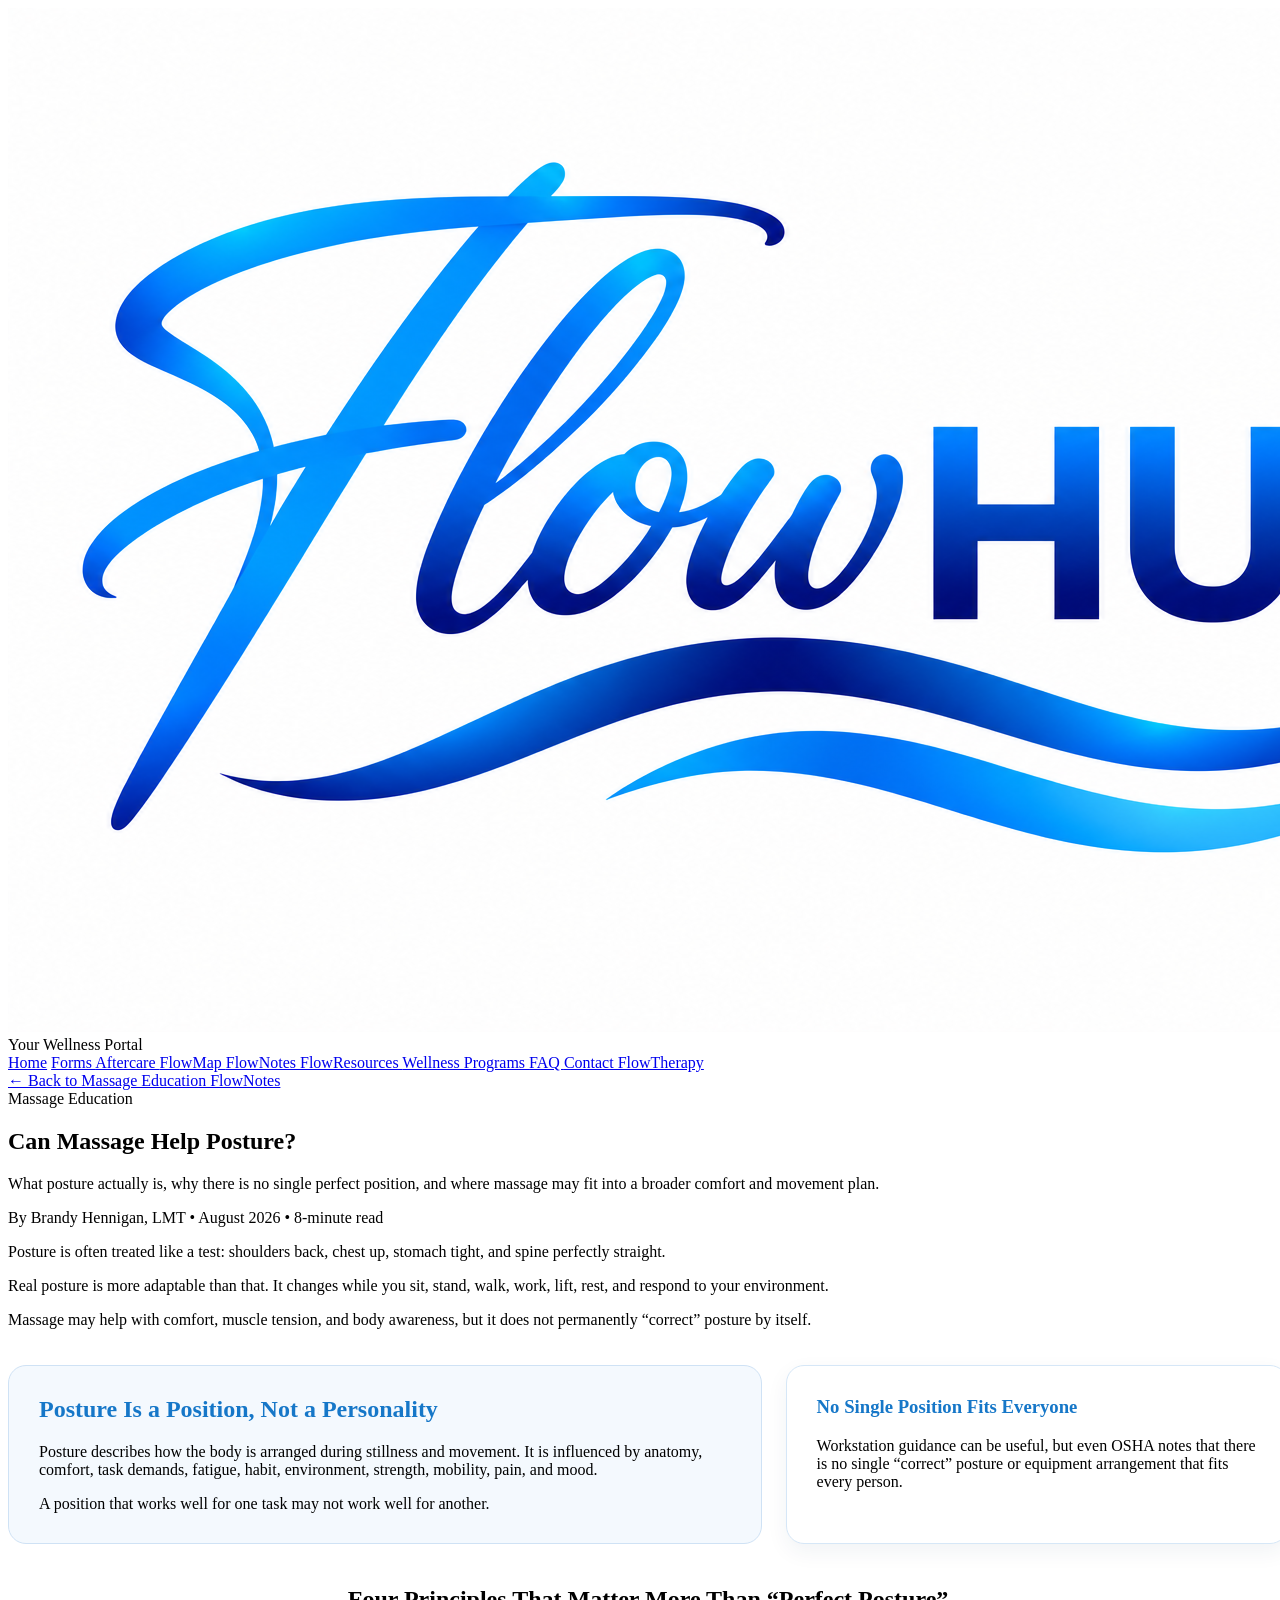
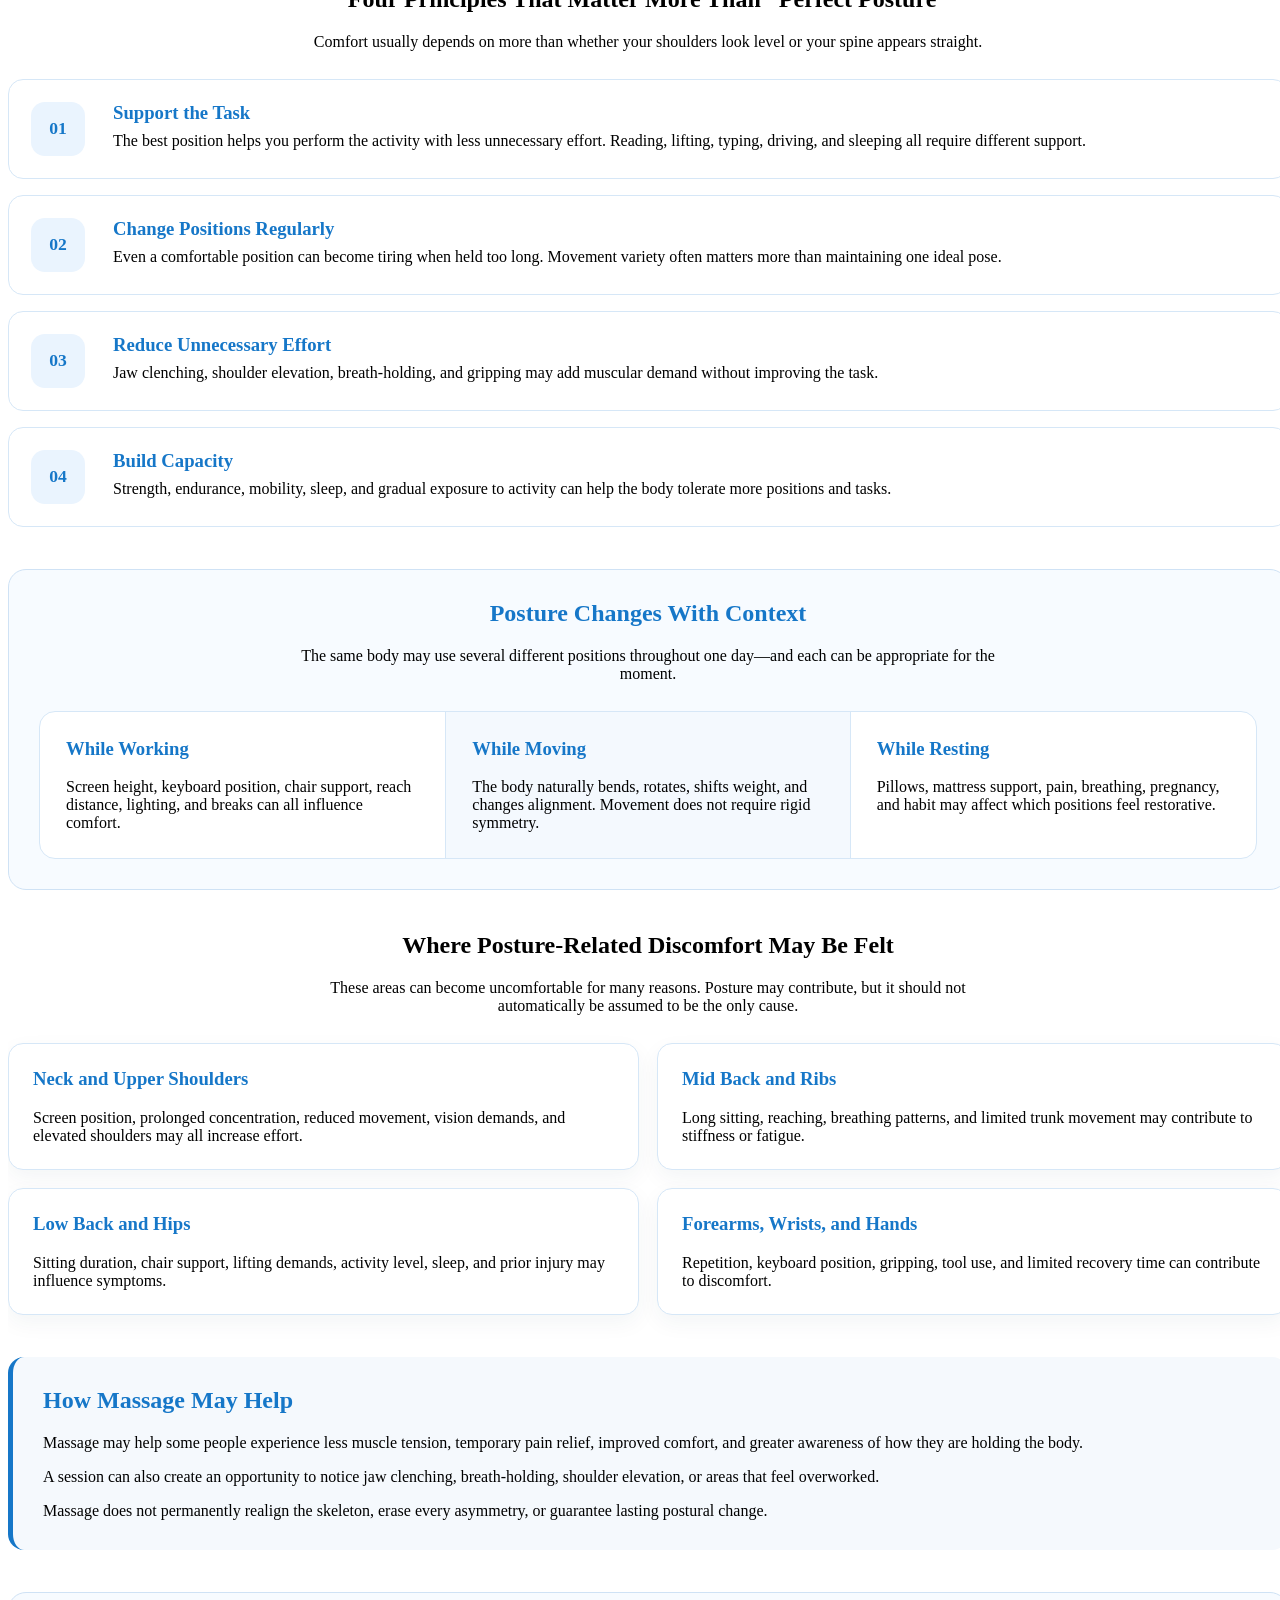
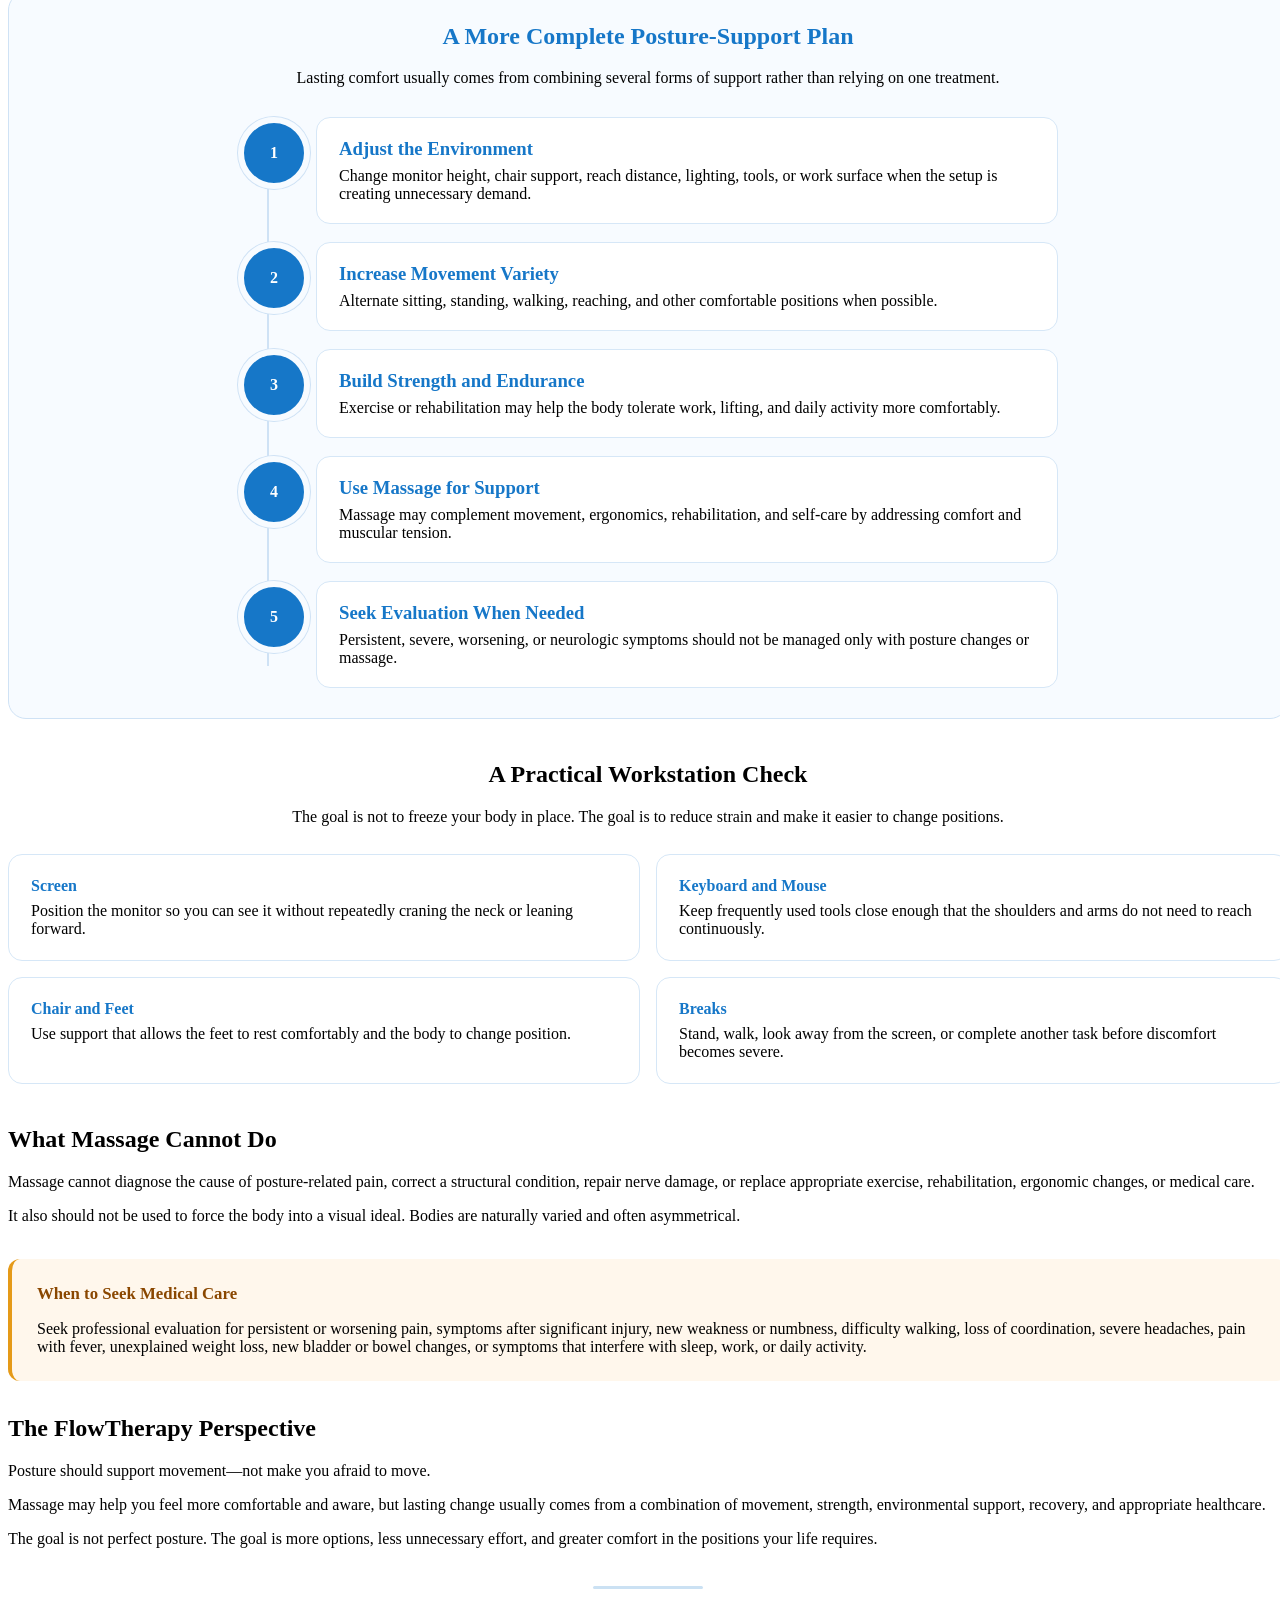
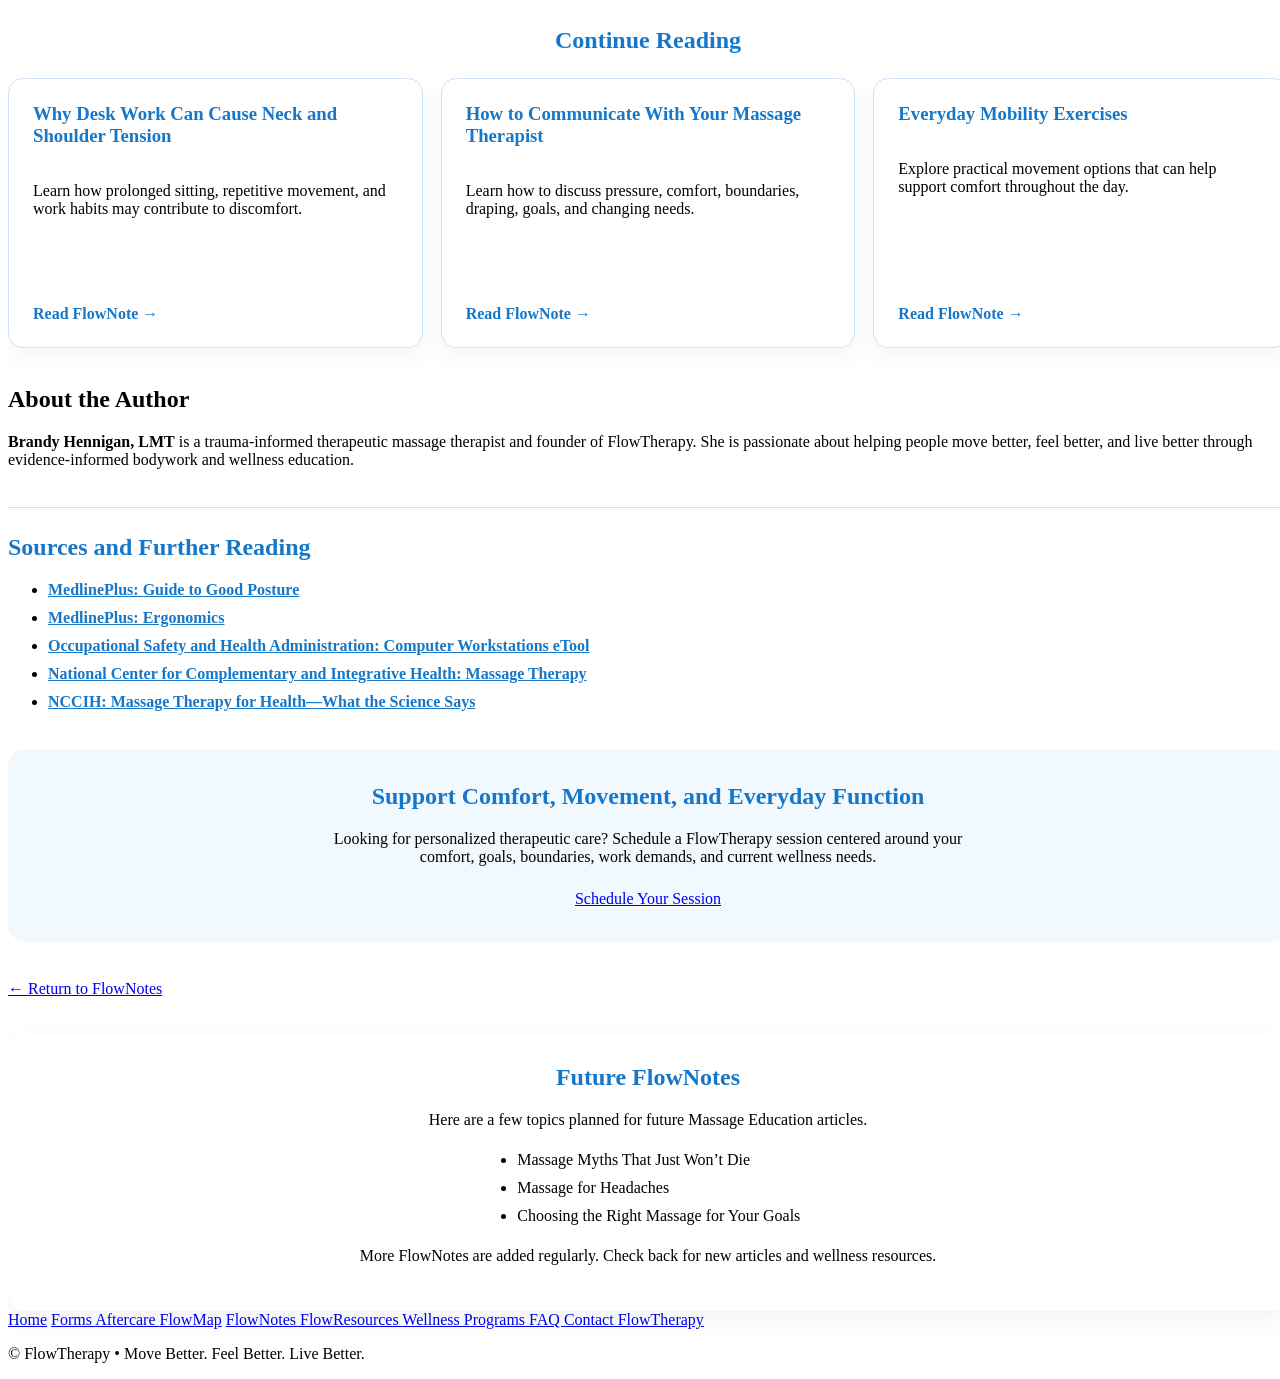
<file: articles/can-massage-help-posture.html>
<!doctype html>
<html lang="en">
  <head>
    <meta charset="UTF-8" />
    <meta name="viewport" content="width=device-width, initial-scale=1.0" />
    <title>FlowNotes | Can Massage Help Posture?</title>
    <meta
      name="description"
      content="Learn what posture is, why there is no single perfect position, how comfort and movement variety matter, and where massage may fit into a broader posture-support plan."
    />
    <link rel="stylesheet" href="../assets/css/style.css" />
    <link rel="manifest" href="../manifest.webmanifest" />
    <link rel="icon" href="../assets/icons/favicon.ico" />
    <link
      rel="icon"
      type="image/png"
      sizes="32x32"
      href="../assets/icons/favicon-32x32.png"
    />
    <link
      rel="icon"
      type="image/png"
      sizes="16x16"
      href="../assets/icons/favicon-16x16.png"
    />
    <link
      rel="apple-touch-icon"
      sizes="180x180"
      href="../assets/icons/apple-touch-icon.png"
    />
    <meta name="apple-mobile-web-app-capable" content="yes" />
    <meta name="apple-mobile-web-app-status-bar-style" content="default" />
    <meta name="apple-mobile-web-app-title" content="FlowHub" />
    <meta name="theme-color" content="#1677c8" />

    <style>
      .posture-hero-panel {
        display: grid;
        grid-template-columns: minmax(0, 1.2fr) minmax(240px, 0.8fr);
        gap: 24px;
        margin: 36px 0 42px;
      }
      .posture-hero-copy,
      .posture-hero-note {
        padding: 30px;
        border-radius: 18px;
      }
      .posture-hero-copy {
        border: 1px solid #cfe2f5;
        background: #f4f9fe;
      }
      .posture-hero-note {
        border: 1px solid #d6e7f7;
        background: #fff;
        box-shadow: 0 8px 22px rgba(20, 55, 85, 0.06);
      }
      .posture-hero-panel h2,
      .posture-hero-panel h3 {
        margin-top: 0;
        color: #1677c8;
      }
      .posture-hero-panel p:last-child {
        margin-bottom: 0;
      }

      .posture-principles {
        margin: 42px 0;
      }
      .posture-principles > h2,
      .posture-principles > p {
        text-align: center;
      }
      .posture-principles > p {
        max-width: 720px;
        margin-right: auto;
        margin-left: auto;
      }
      .posture-principles-list {
        display: grid;
        gap: 16px;
        margin-top: 28px;
      }
      .posture-principle {
        display: grid;
        grid-template-columns: 64px minmax(0, 1fr);
        gap: 18px;
        align-items: start;
        padding: 22px;
        border: 1px solid #d6e7f7;
        border-radius: 15px;
        background: #fff;
      }
      .posture-principle-number {
        display: flex;
        align-items: center;
        justify-content: center;
        width: 54px;
        height: 54px;
        border-radius: 14px;
        background: #eaf4fe;
        color: #1677c8;
        font-size: 1.1rem;
        font-weight: 800;
      }
      .posture-principle h3 {
        margin: 0 0 8px;
        color: #1677c8;
      }
      .posture-principle p {
        margin: 0;
      }

      .posture-context {
        margin: 42px 0;
        padding: 30px;
        border: 1px solid #cfe2f5;
        border-radius: 18px;
        background: #f7fbff;
      }
      .posture-context > h2,
      .posture-context > p {
        text-align: center;
      }
      .posture-context > h2 {
        margin-top: 0;
        color: #1677c8;
      }
      .posture-context > p {
        max-width: 720px;
        margin-right: auto;
        margin-left: auto;
      }
      .posture-context-table {
        display: grid;
        grid-template-columns: repeat(3, minmax(0, 1fr));
        overflow: hidden;
        margin-top: 28px;
        border: 1px solid #d6e7f7;
        border-radius: 16px;
        background: #fff;
      }
      .posture-context-column {
        padding: 26px;
      }
      .posture-context-column:nth-child(2) {
        border-right: 1px solid #d6e7f7;
        border-left: 1px solid #d6e7f7;
        background: #f4f9fe;
      }
      .posture-context-column h3 {
        margin-top: 0;
        color: #1677c8;
      }
      .posture-context-column p:last-child {
        margin-bottom: 0;
      }

      .posture-body-map {
        margin: 42px 0;
      }
      .posture-body-map > h2,
      .posture-body-map > p {
        text-align: center;
      }
      .posture-body-map > p {
        max-width: 720px;
        margin-right: auto;
        margin-left: auto;
      }
      .posture-regions {
        display: grid;
        grid-template-columns: repeat(2, minmax(0, 1fr));
        gap: 18px;
        margin-top: 28px;
      }
      .posture-region {
        padding: 24px;
        border: 1px solid #d6e7f7;
        border-radius: 15px;
        background: #fff;
        box-shadow: 0 8px 22px rgba(20, 55, 85, 0.05);
      }
      .posture-region h3 {
        margin-top: 0;
        color: #1677c8;
      }
      .posture-region p {
        margin-bottom: 0;
      }

      .massage-role {
        margin: 42px 0;
        padding: 30px;
        border-left: 5px solid #1677c8;
        border-radius: 16px;
        background: #f5f9fd;
      }
      .massage-role h2 {
        margin-top: 0;
        color: #1677c8;
      }
      .massage-role p:last-child {
        margin-bottom: 0;
      }

      .posture-plan {
        margin: 42px 0;
        padding: 30px;
        border: 1px solid #cfe2f5;
        border-radius: 18px;
        background: #f7fbff;
      }
      .posture-plan > h2,
      .posture-plan > p {
        text-align: center;
      }
      .posture-plan > h2 {
        margin-top: 0;
        color: #1677c8;
      }
      .posture-plan > p {
        max-width: 720px;
        margin-right: auto;
        margin-left: auto;
      }
      .posture-plan-track {
        position: relative;
        display: grid;
        gap: 18px;
        max-width: 820px;
        margin: 30px auto 0;
      }
      .posture-plan-track::before {
        position: absolute;
        top: 22px;
        bottom: 22px;
        left: 29px;
        width: 2px;
        background: #cfe2f5;
        content: "";
      }
      .posture-plan-step {
        position: relative;
        display: grid;
        grid-template-columns: 60px minmax(0, 1fr);
        gap: 18px;
      }
      .posture-plan-marker {
        position: relative;
        z-index: 1;
        display: flex;
        align-items: center;
        justify-content: center;
        width: 60px;
        height: 60px;
        border: 6px solid #f7fbff;
        border-radius: 50%;
        background: #1677c8;
        color: #fff;
        font-weight: 800;
        box-shadow: 0 0 0 1px #cfe2f5;
      }
      .posture-plan-copy {
        padding: 20px 22px;
        border: 1px solid #d6e7f7;
        border-radius: 14px;
        background: #fff;
      }
      .posture-plan-copy h3 {
        margin: 0 0 7px;
        color: #1677c8;
      }
      .posture-plan-copy p {
        margin: 0;
      }

      .posture-workstation {
        margin: 42px 0;
      }
      .posture-workstation > h2,
      .posture-workstation > p {
        text-align: center;
      }
      .posture-workstation > p {
        max-width: 720px;
        margin-right: auto;
        margin-left: auto;
      }
      .workstation-checklist {
        display: grid;
        grid-template-columns: repeat(2, minmax(0, 1fr));
        gap: 16px;
        margin-top: 28px;
      }
      .workstation-item {
        padding: 22px;
        border: 1px solid #d6e7f7;
        border-radius: 14px;
        background: #fff;
      }
      .workstation-item strong {
        display: block;
        margin-bottom: 7px;
        color: #1677c8;
      }
      .workstation-item p {
        margin: 0;
      }

      .posture-warning {
        margin: 34px 0;
        padding: 25px;
        border-left: 4px solid #e59a18;
        border-radius: 12px;
        background: #fff7ec;
      }
      .posture-warning h2 {
        margin-top: 0;
        color: #8a4700;
        font-size: 1.05rem;
      }
      .posture-warning p {
        margin-bottom: 0;
      }

      .article-divider {
        width: 110px;
        height: 3px;
        margin: 38px auto;
        border: 0;
        border-radius: 999px;
        background: #1677c8;
        opacity: 0.22;
      }
      .posture-related {
        margin: 38px 0;
      }
      .posture-related > h2 {
        text-align: center;
        color: #1677c8;
      }
      .posture-related-grid {
        display: grid;
        grid-template-columns: repeat(3, minmax(0, 1fr));
        gap: 18px;
        margin-top: 24px;
      }
      .posture-related-card {
        display: flex;
        flex-direction: column;
        min-height: 220px;
        padding: 24px;
        border: 1px solid #cfe2f5;
        border-radius: 15px;
        background: #fff;
        color: inherit;
        text-decoration: none;
        box-shadow: 0 8px 22px rgba(20, 55, 85, 0.05);
      }
      .posture-related-card:hover {
        transform: translateY(-3px);
      }
      .posture-related-card h3 {
        margin-top: 0;
        color: #1677c8;
      }
      .posture-related-card p {
        flex: 1;
      }
      .posture-related-card span {
        color: #1677c8;
        font-weight: 700;
      }

      .posture-cta {
        margin: 38px 0;
        padding: 34px;
        border-radius: 18px;
        background: #f1f8fe;
        text-align: center;
      }
      .posture-cta h2 {
        margin-top: 0;
        color: #1677c8;
      }
      .posture-cta p {
        max-width: 680px;
        margin-right: auto;
        margin-bottom: 24px;
        margin-left: auto;
      }

      .future-flownotes-static {
        margin: 36px 0 0;
        padding: 30px;
        border-radius: 18px;
        background: #fff;
        box-shadow: 0 8px 24px rgba(20, 55, 85, 0.06);
      }
      .future-flownotes-static h2 {
        margin-top: 0;
        text-align: center;
        color: #1677c8;
      }
      .future-flownotes-static > p {
        text-align: center;
      }
      .future-flownotes-static ul {
        width: fit-content;
        max-width: 100%;
        margin: 22px auto;
        padding-left: 1.35rem;
      }
      .future-flownotes-static li {
        margin-bottom: 10px;
      }

      .article-sources {
        margin-top: 38px;
        padding-top: 26px;
        border-top: 1px solid #cfe2f5;
      }
      .article-sources h2 {
        margin-top: 0;
        color: #1677c8;
      }
      .article-sources li {
        margin-bottom: 10px;
      }
      .article-sources a {
        color: #1677c8;
        font-weight: 600;
      }

      @media (max-width: 860px) {
        .posture-hero-panel,
        .posture-related-grid {
          grid-template-columns: 1fr;
        }
        .posture-context-table {
          grid-template-columns: 1fr;
        }
        .posture-context-column:nth-child(2) {
          border: 0;
          border-top: 1px solid #d6e7f7;
          border-bottom: 1px solid #d6e7f7;
        }
      }

      @media (max-width: 700px) {
        .posture-regions,
        .workstation-checklist {
          grid-template-columns: 1fr;
        }
        .posture-hero-copy,
        .posture-hero-note,
        .posture-context,
        .posture-plan,
        .posture-cta,
        .future-flownotes-static {
          padding: 22px;
        }
        .posture-plan-track::before {
          left: 25px;
        }
        .posture-plan-step {
          grid-template-columns: 52px minmax(0, 1fr);
          gap: 14px;
        }
        .posture-plan-marker {
          width: 52px;
          height: 52px;
        }
      }
    </style>
  </head>

  <body data-article-id="can-massage-help-posture">
    <div id="site-header"></div>

    <main class="article-container">
      <div class="article-back">
        <a href="../categories/massage-education.html"
          >← Back to Massage Education FlowNotes</a
        >
      </div>

      <article class="flow-article">
        <header class="article-header">
          <div class="article-label">Massage Education</div>
          <h1>Can Massage Help Posture?</h1>
          <p class="article-subtitle">
            What posture actually is, why there is no single perfect position,
            and where massage may fit into a broader comfort and movement plan.
          </p>
          <div class="article-meta">
            By Brandy Hennigan, LMT <span aria-hidden="true">•</span> August
            2026 <span aria-hidden="true">•</span> 8-minute read
          </div>
        </header>

        <div class="article-intro">
          <p>
            Posture is often treated like a test: shoulders back, chest up,
            stomach tight, and spine perfectly straight.
          </p>
          <p>
            Real posture is more adaptable than that. It changes while you sit,
            stand, walk, work, lift, rest, and respond to your environment.
          </p>
          <p>
            Massage may help with comfort, muscle tension, and body awareness,
            but it does not permanently “correct” posture by itself.
          </p>
        </div>

        <section class="posture-hero-panel">
          <div class="posture-hero-copy">
            <h2>Posture Is a Position, Not a Personality</h2>
            <p>
              Posture describes how the body is arranged during stillness and
              movement. It is influenced by anatomy, comfort, task demands,
              fatigue, habit, environment, strength, mobility, pain, and mood.
            </p>
            <p>
              A position that works well for one task may not work well for
              another.
            </p>
          </div>
          <aside class="posture-hero-note">
            <h3>No Single Position Fits Everyone</h3>
            <p>
              Workstation guidance can be useful, but even OSHA notes that there
              is no single “correct” posture or equipment arrangement that fits
              every person.
            </p>
          </aside>
        </section>

        <section class="posture-principles">
          <h2>Four Principles That Matter More Than “Perfect Posture”</h2>
          <p>
            Comfort usually depends on more than whether your shoulders look
            level or your spine appears straight.
          </p>
          <div class="posture-principles-list">
            <article class="posture-principle">
              <div class="posture-principle-number">01</div>
              <div>
                <h3>Support the Task</h3>
                <p>
                  The best position helps you perform the activity with less
                  unnecessary effort. Reading, lifting, typing, driving, and
                  sleeping all require different support.
                </p>
              </div>
            </article>
            <article class="posture-principle">
              <div class="posture-principle-number">02</div>
              <div>
                <h3>Change Positions Regularly</h3>
                <p>
                  Even a comfortable position can become tiring when held too
                  long. Movement variety often matters more than maintaining one
                  ideal pose.
                </p>
              </div>
            </article>
            <article class="posture-principle">
              <div class="posture-principle-number">03</div>
              <div>
                <h3>Reduce Unnecessary Effort</h3>
                <p>
                  Jaw clenching, shoulder elevation, breath-holding, and
                  gripping may add muscular demand without improving the task.
                </p>
              </div>
            </article>
            <article class="posture-principle">
              <div class="posture-principle-number">04</div>
              <div>
                <h3>Build Capacity</h3>
                <p>
                  Strength, endurance, mobility, sleep, and gradual exposure to
                  activity can help the body tolerate more positions and tasks.
                </p>
              </div>
            </article>
          </div>
        </section>

        <section class="posture-context">
          <h2>Posture Changes With Context</h2>
          <p>
            The same body may use several different positions throughout one
            day—and each can be appropriate for the moment.
          </p>
          <div class="posture-context-table">
            <article class="posture-context-column">
              <h3>While Working</h3>
              <p>
                Screen height, keyboard position, chair support, reach distance,
                lighting, and breaks can all influence comfort.
              </p>
            </article>
            <article class="posture-context-column">
              <h3>While Moving</h3>
              <p>
                The body naturally bends, rotates, shifts weight, and changes
                alignment. Movement does not require rigid symmetry.
              </p>
            </article>
            <article class="posture-context-column">
              <h3>While Resting</h3>
              <p>
                Pillows, mattress support, pain, breathing, pregnancy, and habit
                may affect which positions feel restorative.
              </p>
            </article>
          </div>
        </section>

        <section class="posture-body-map">
          <h2>Where Posture-Related Discomfort May Be Felt</h2>
          <p>
            These areas can become uncomfortable for many reasons. Posture may
            contribute, but it should not automatically be assumed to be the
            only cause.
          </p>
          <div class="posture-regions">
            <article class="posture-region">
              <h3>Neck and Upper Shoulders</h3>
              <p>
                Screen position, prolonged concentration, reduced movement,
                vision demands, and elevated shoulders may all increase effort.
              </p>
            </article>
            <article class="posture-region">
              <h3>Mid Back and Ribs</h3>
              <p>
                Long sitting, reaching, breathing patterns, and limited trunk
                movement may contribute to stiffness or fatigue.
              </p>
            </article>
            <article class="posture-region">
              <h3>Low Back and Hips</h3>
              <p>
                Sitting duration, chair support, lifting demands, activity
                level, sleep, and prior injury may influence symptoms.
              </p>
            </article>
            <article class="posture-region">
              <h3>Forearms, Wrists, and Hands</h3>
              <p>
                Repetition, keyboard position, gripping, tool use, and limited
                recovery time can contribute to discomfort.
              </p>
            </article>
          </div>
        </section>

        <section class="massage-role">
          <h2>How Massage May Help</h2>
          <p>
            Massage may help some people experience less muscle tension,
            temporary pain relief, improved comfort, and greater awareness of
            how they are holding the body.
          </p>
          <p>
            A session can also create an opportunity to notice jaw clenching,
            breath-holding, shoulder elevation, or areas that feel overworked.
          </p>
          <p>
            Massage does not permanently realign the skeleton, erase every
            asymmetry, or guarantee lasting postural change.
          </p>
        </section>

        <section class="posture-plan">
          <h2>A More Complete Posture-Support Plan</h2>
          <p>
            Lasting comfort usually comes from combining several forms of
            support rather than relying on one treatment.
          </p>
          <div class="posture-plan-track">
            <article class="posture-plan-step">
              <div class="posture-plan-marker">1</div>
              <div class="posture-plan-copy">
                <h3>Adjust the Environment</h3>
                <p>
                  Change monitor height, chair support, reach distance,
                  lighting, tools, or work surface when the setup is creating
                  unnecessary demand.
                </p>
              </div>
            </article>
            <article class="posture-plan-step">
              <div class="posture-plan-marker">2</div>
              <div class="posture-plan-copy">
                <h3>Increase Movement Variety</h3>
                <p>
                  Alternate sitting, standing, walking, reaching, and other
                  comfortable positions when possible.
                </p>
              </div>
            </article>
            <article class="posture-plan-step">
              <div class="posture-plan-marker">3</div>
              <div class="posture-plan-copy">
                <h3>Build Strength and Endurance</h3>
                <p>
                  Exercise or rehabilitation may help the body tolerate work,
                  lifting, and daily activity more comfortably.
                </p>
              </div>
            </article>
            <article class="posture-plan-step">
              <div class="posture-plan-marker">4</div>
              <div class="posture-plan-copy">
                <h3>Use Massage for Support</h3>
                <p>
                  Massage may complement movement, ergonomics, rehabilitation,
                  and self-care by addressing comfort and muscular tension.
                </p>
              </div>
            </article>
            <article class="posture-plan-step">
              <div class="posture-plan-marker">5</div>
              <div class="posture-plan-copy">
                <h3>Seek Evaluation When Needed</h3>
                <p>
                  Persistent, severe, worsening, or neurologic symptoms should
                  not be managed only with posture changes or massage.
                </p>
              </div>
            </article>
          </div>
        </section>

        <section class="posture-workstation">
          <h2>A Practical Workstation Check</h2>
          <p>
            The goal is not to freeze your body in place. The goal is to reduce
            strain and make it easier to change positions.
          </p>
          <div class="workstation-checklist">
            <article class="workstation-item">
              <strong>Screen</strong>
              <p>
                Position the monitor so you can see it without repeatedly
                craning the neck or leaning forward.
              </p>
            </article>
            <article class="workstation-item">
              <strong>Keyboard and Mouse</strong>
              <p>
                Keep frequently used tools close enough that the shoulders and
                arms do not need to reach continuously.
              </p>
            </article>
            <article class="workstation-item">
              <strong>Chair and Feet</strong>
              <p>
                Use support that allows the feet to rest comfortably and the
                body to change position.
              </p>
            </article>
            <article class="workstation-item">
              <strong>Breaks</strong>
              <p>
                Stand, walk, look away from the screen, or complete another task
                before discomfort becomes severe.
              </p>
            </article>
          </div>
        </section>

        <section>
          <h2>What Massage Cannot Do</h2>
          <p>
            Massage cannot diagnose the cause of posture-related pain, correct a
            structural condition, repair nerve damage, or replace appropriate
            exercise, rehabilitation, ergonomic changes, or medical care.
          </p>
          <p>
            It also should not be used to force the body into a visual ideal.
            Bodies are naturally varied and often asymmetrical.
          </p>
        </section>

        <section class="posture-warning">
          <h2>When to Seek Medical Care</h2>
          <p>
            Seek professional evaluation for persistent or worsening pain,
            symptoms after significant injury, new weakness or numbness,
            difficulty walking, loss of coordination, severe headaches, pain
            with fever, unexplained weight loss, new bladder or bowel changes,
            or symptoms that interfere with sleep, work, or daily activity.
          </p>
        </section>

        <section>
          <h2>The FlowTherapy Perspective</h2>
          <p>Posture should support movement—not make you afraid to move.</p>
          <p>
            Massage may help you feel more comfortable and aware, but lasting
            change usually comes from a combination of movement, strength,
            environmental support, recovery, and appropriate healthcare.
          </p>
          <p>
            The goal is not perfect posture. The goal is more options, less
            unnecessary effort, and greater comfort in the positions your life
            requires.
          </p>
        </section>

        <hr class="article-divider" />

        <section class="posture-related">
          <h2>Continue Reading</h2>
          <div class="posture-related-grid">
            <a
              href="why-desk-work-can-cause-neck-and-shoulder-tension.html"
              class="posture-related-card"
              ><h3>Why Desk Work Can Cause Neck and Shoulder Tension</h3>
              <p>
                Learn how prolonged sitting, repetitive movement, and work
                habits may contribute to discomfort.
              </p>
              <span>Read FlowNote →</span></a
            >
            <a
              href="how-to-communicate-with-your-massage-therapist.html"
              class="posture-related-card"
              ><h3>How to Communicate With Your Massage Therapist</h3>
              <p>
                Learn how to discuss pressure, comfort, boundaries, draping,
                goals, and changing needs.
              </p>
              <span>Read FlowNote →</span></a
            >
            <a
              href="everyday-mobility-exercises.html"
              class="posture-related-card"
              ><h3>Everyday Mobility Exercises</h3>
              <p>
                Explore practical movement options that can help support comfort
                throughout the day.
              </p>
              <span>Read FlowNote →</span></a
            >
          </div>
        </section>

        <section class="author-card">
          <h2>About the Author</h2>
          <p>
            <strong>Brandy Hennigan, LMT</strong> is a trauma-informed
            therapeutic massage therapist and founder of FlowTherapy. She is
            passionate about helping people move better, feel better, and live
            better through evidence-informed bodywork and wellness education.
          </p>
        </section>

        <section class="article-sources">
          <h2>Sources and Further Reading</h2>
          <ul>
            <li>
              <a
                href="https://medlineplus.gov/guidetogoodposture.html"
                target="_blank"
                rel="noopener noreferrer"
                >MedlinePlus: Guide to Good Posture</a
              >
            </li>
            <li>
              <a
                href="https://medlineplus.gov/ergonomics.html"
                target="_blank"
                rel="noopener noreferrer"
                >MedlinePlus: Ergonomics</a
              >
            </li>
            <li>
              <a
                href="https://www.osha.gov/etools/computer-workstations"
                target="_blank"
                rel="noopener noreferrer"
                >Occupational Safety and Health Administration: Computer
                Workstations eTool</a
              >
            </li>
            <li>
              <a
                href="https://www.nccih.nih.gov/health/massage-therapy-what-you-need-to-know"
                target="_blank"
                rel="noopener noreferrer"
                >National Center for Complementary and Integrative Health:
                Massage Therapy</a
              >
            </li>
            <li>
              <a
                href="https://www.nccih.nih.gov/health/providers/digest/massage-therapy-for-health-science"
                target="_blank"
                rel="noopener noreferrer"
                >NCCIH: Massage Therapy for Health—What the Science Says</a
              >
            </li>
          </ul>
        </section>

        <section class="posture-cta">
          <h2>Support Comfort, Movement, and Everyday Function</h2>
          <p>
            Looking for personalized therapeutic care? Schedule a FlowTherapy
            session centered around your comfort, goals, boundaries, work
            demands, and current wellness needs.
          </p>
          <a
            href="https://flowtherapy.setmore.com/book"
            class="button"
            target="_blank"
            rel="noopener noreferrer"
            >Schedule Your Session</a
          >
        </section>

        <div class="article-back article-back-bottom">
          <a href="../pages/flownotes.html">← Return to FlowNotes</a>
        </div>

        <section class="future-flownotes-static">
          <h2>Future FlowNotes</h2>
          <p>
            Here are a few topics planned for future Massage Education articles.
          </p>
          <ul>
            <li>Massage Myths That Just Won’t Die</li>
            <li>Massage for Headaches</li>
            <li>Choosing the Right Massage for Your Goals</li>
          </ul>
          <p>
            More FlowNotes are added regularly. Check back for new articles and
            wellness resources.
          </p>
        </section>
      </article>
    </main>

    </main>

<!-- Shared footer generated by site-layout.js -->
<div id="site-footer"></div>

<script src="/assets/js/site-layout.js"></script>
<script src="/assets/js/content-registry.js"></script>
<script src="/assets/js/related-articles.js"></script>
<script src="/assets/js/article-utils.js"></script>

</body>
</html>
</file>
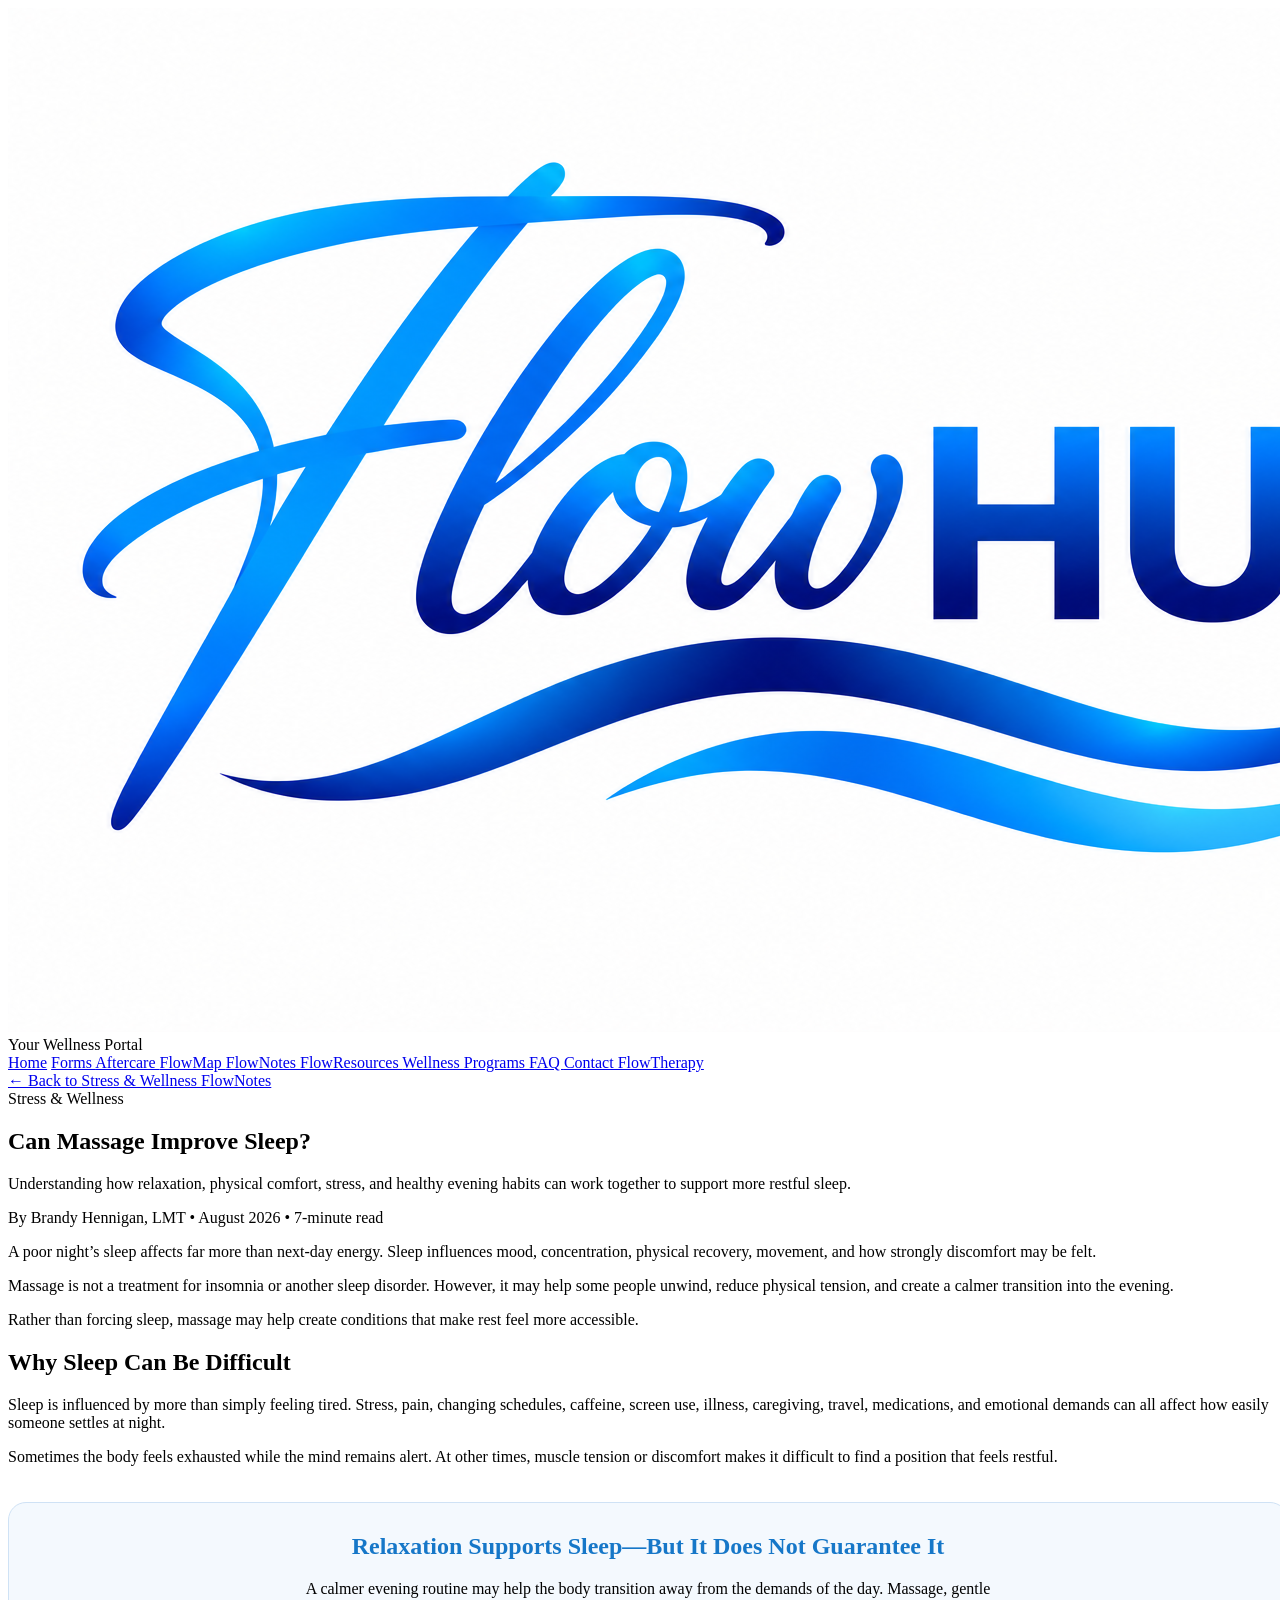
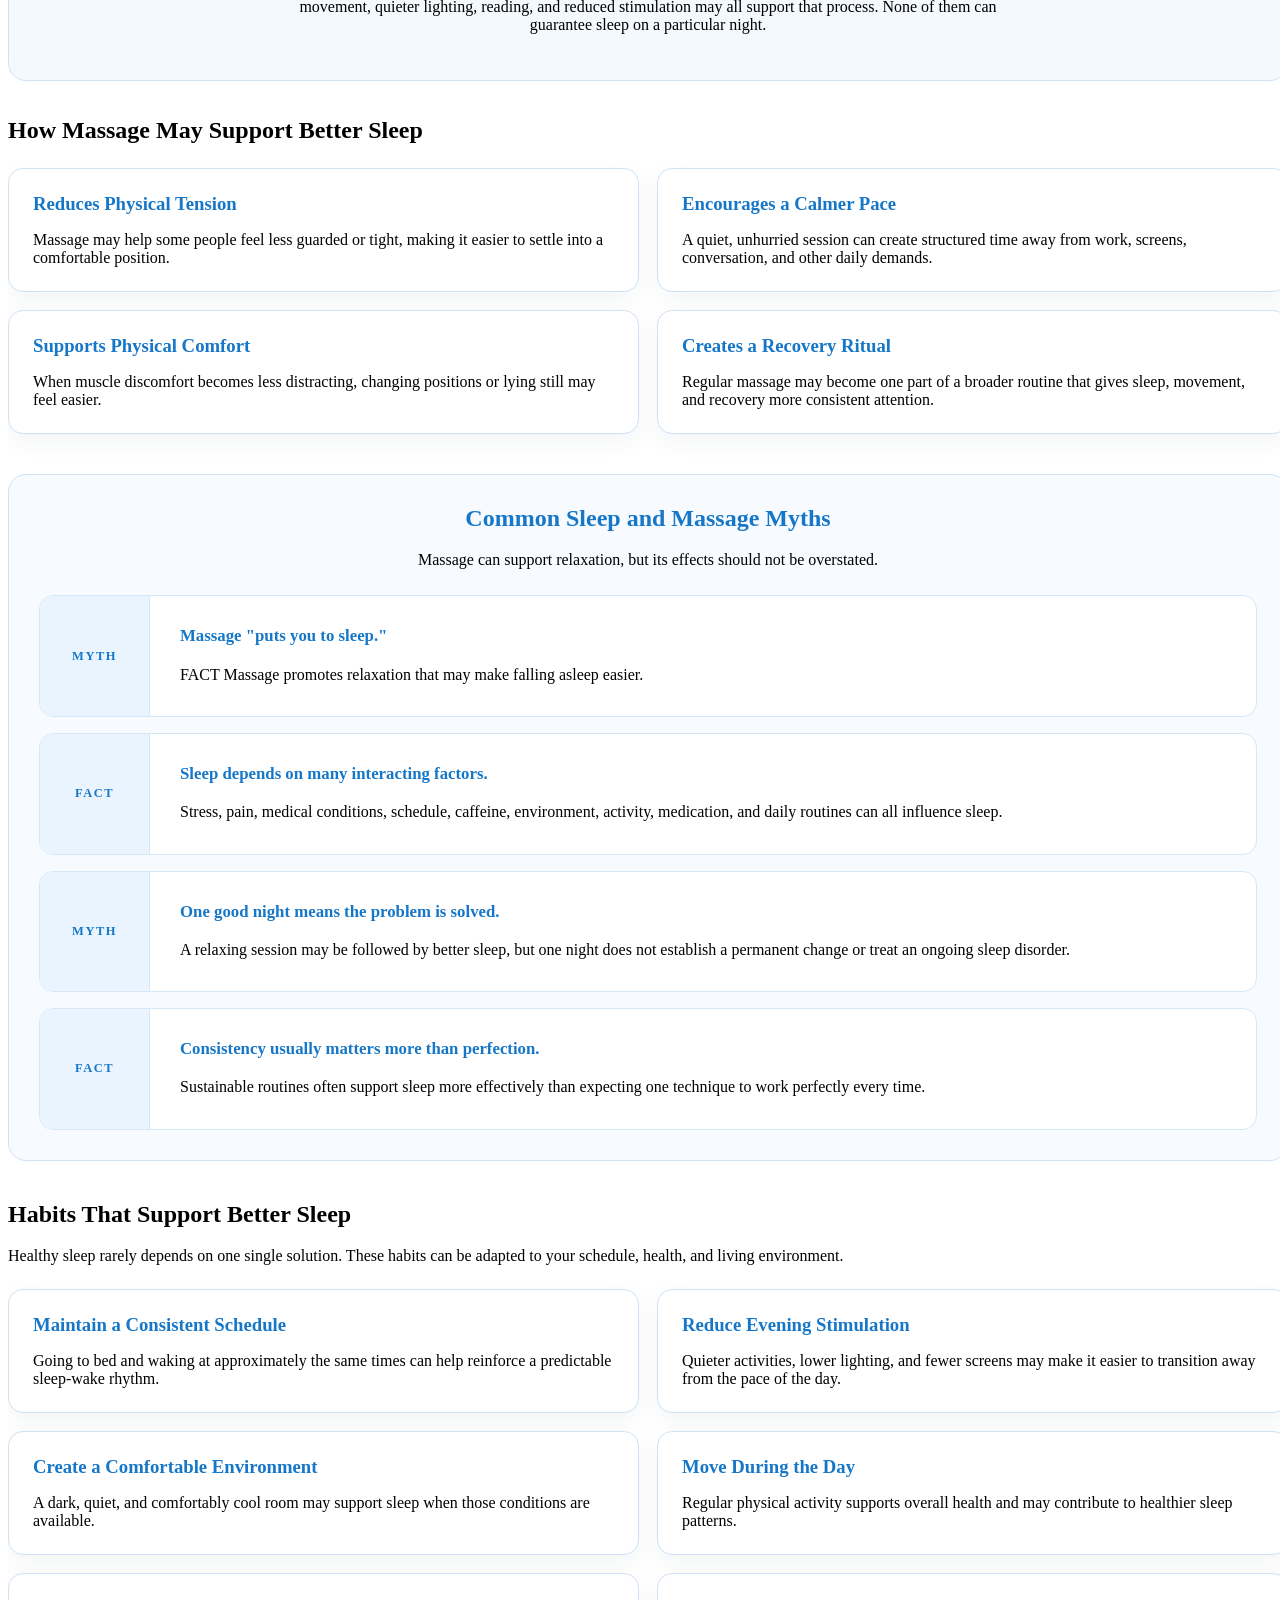
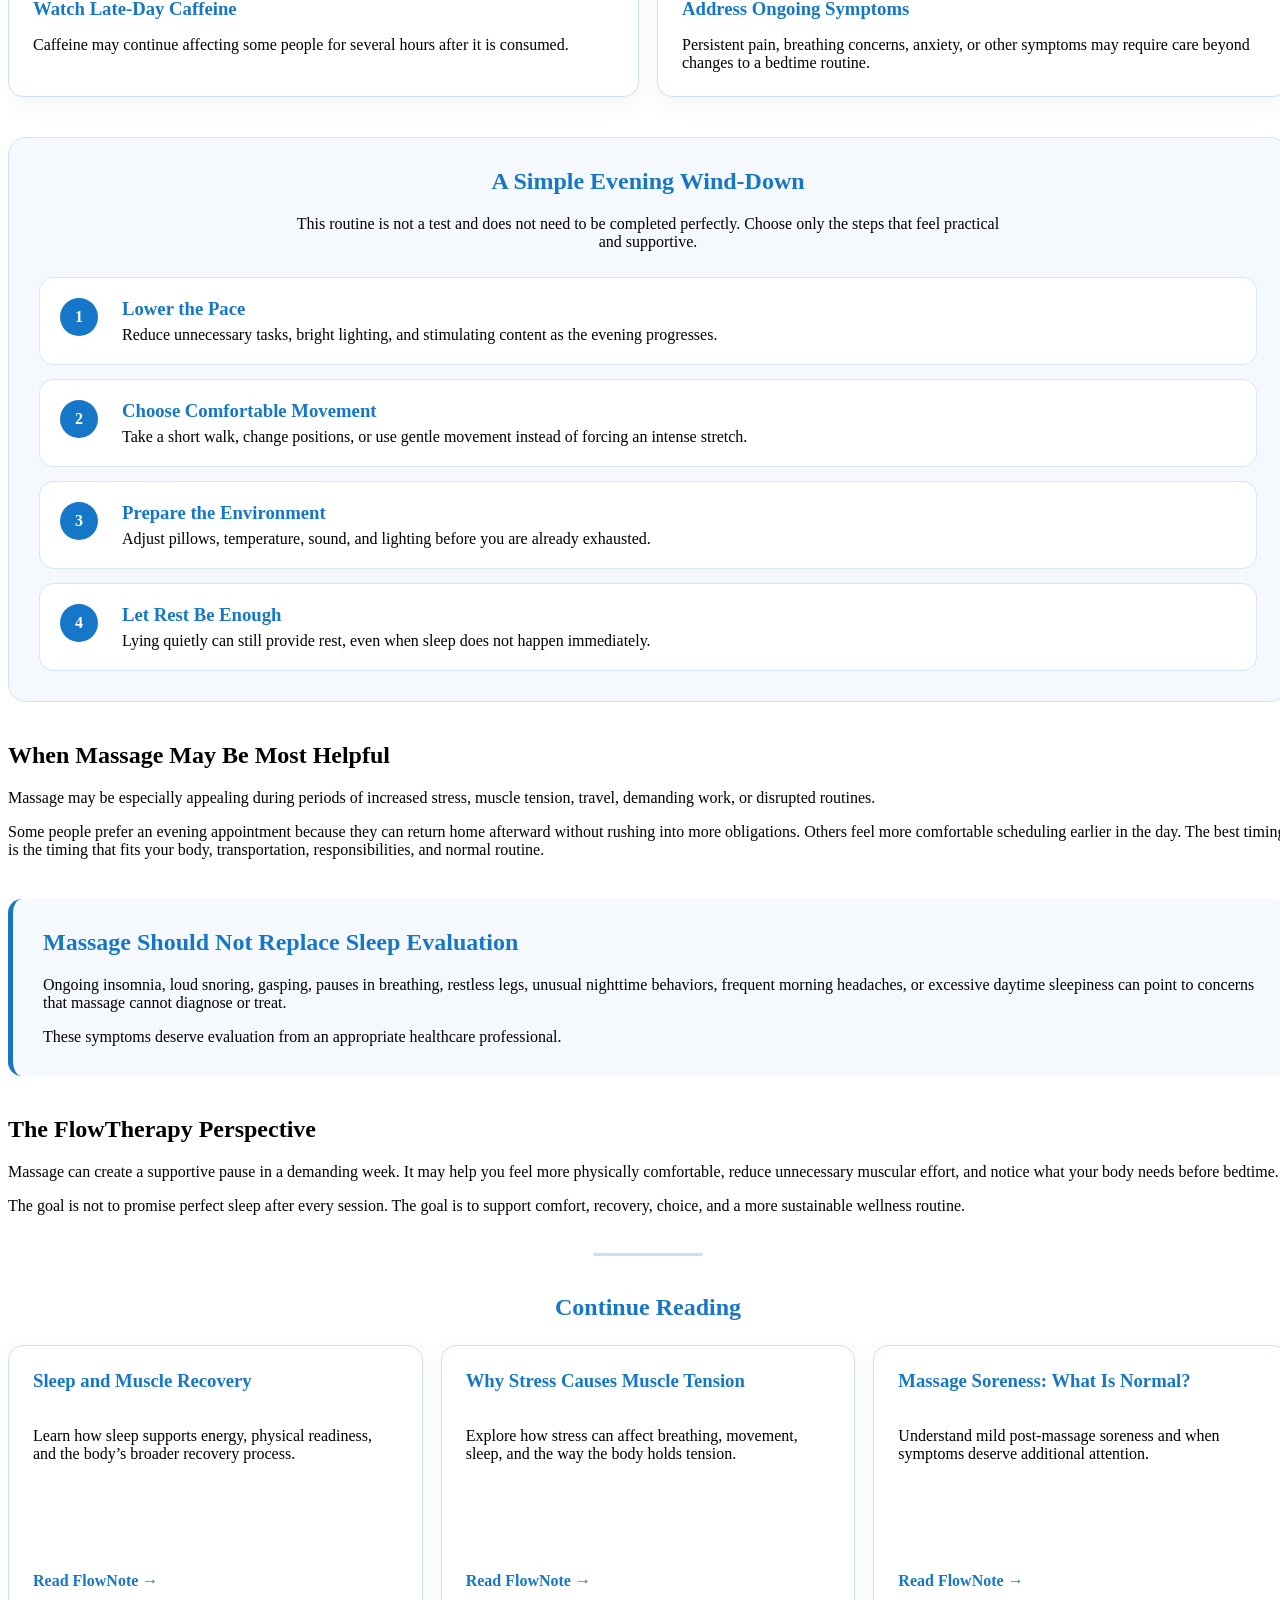
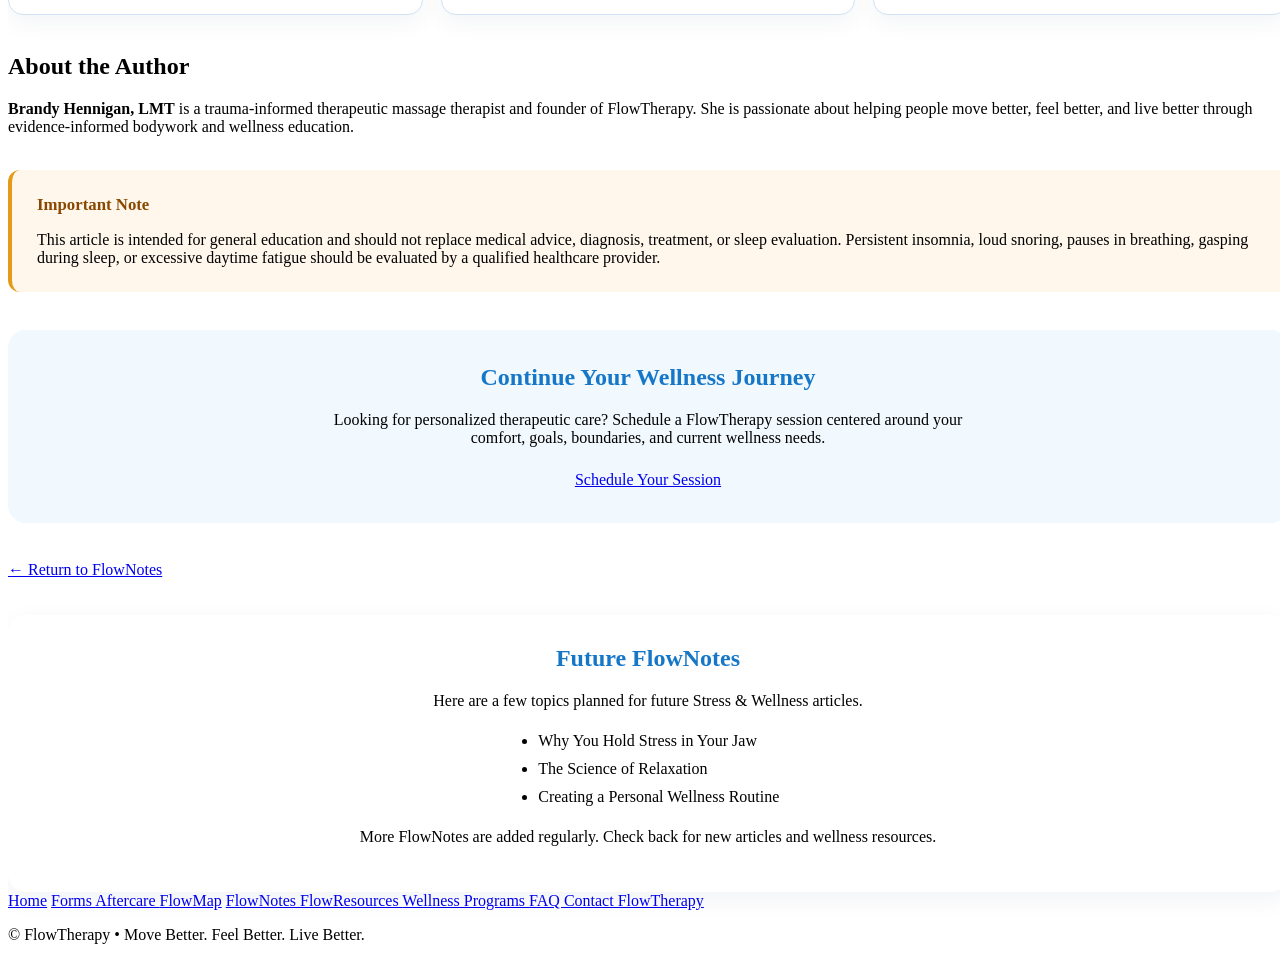
<file: articles/can-massage-improve-sleep.html>
<!doctype html>
<html lang="en">
  <head>
    <meta charset="UTF-8" />
    <meta name="viewport" content="width=device-width, initial-scale=1.0" />
    <title>FlowNotes | Can Massage Improve Sleep?</title>
    <meta
      name="description"
      content="Learn how therapeutic massage may support better sleep by easing physical tension, encouraging relaxation, and becoming part of a healthy evening routine."
    />
    <link rel="stylesheet" href="../assets/css/style.css" />
    <link rel="manifest" href="../manifest.webmanifest" />
    <link rel="icon" href="../assets/icons/favicon.ico" />
    <link
      rel="icon"
      type="image/png"
      sizes="32x32"
      href="../assets/icons/favicon-32x32.png"
    />
    <link
      rel="icon"
      type="image/png"
      sizes="16x16"
      href="../assets/icons/favicon-16x16.png"
    />
    <link
      rel="apple-touch-icon"
      sizes="180x180"
      href="../assets/icons/apple-touch-icon.png"
    />
    <meta name="apple-mobile-web-app-capable" content="yes" />
    <meta name="apple-mobile-web-app-status-bar-style" content="default" />
    <meta name="apple-mobile-web-app-title" content="FlowHub" />
    <meta name="theme-color" content="#1677c8" />
    <style>
      .sleep-highlight {
        margin: 36px 0;
        padding: 30px;
        border: 1px solid #cfe2f5;
        border-radius: 18px;
        background: #f4f9fe;
        text-align: center;
      }
      .sleep-highlight h2 {
        margin-top: 0;
        color: #1677c8;
      }
      .sleep-highlight p {
        max-width: 720px;
        margin-right: auto;
        margin-left: auto;
      }
      .sleep-support-grid,
      .sleep-habits-grid {
        display: grid;
        grid-template-columns: repeat(2, minmax(0, 1fr));
        gap: 18px;
        margin: 24px 0 38px;
      }
      .sleep-support-card,
      .sleep-habit-card {
        padding: 24px;
        border: 1px solid #cfe2f5;
        border-radius: 15px;
        background: #fff;
        box-shadow: 0 8px 22px rgba(20, 55, 85, 0.05);
      }
      .sleep-support-card h3,
      .sleep-habit-card h3 {
        margin-top: 0;
        margin-bottom: 9px;
        color: #1677c8;
      }
      .sleep-support-card p,
      .sleep-habit-card p {
        margin-bottom: 0;
      }
      .sleep-myths {
        margin: 40px 0;
        padding: 30px;
        border: 1px solid #cfe2f5;
        border-radius: 18px;
        background: #f7fbff;
      }
      .sleep-myths > h2,
      .sleep-myths > p {
        text-align: center;
      }
      .sleep-myths > h2 {
        margin-top: 0;
        color: #1677c8;
      }
      .sleep-myths > p {
        max-width: 720px;
        margin-right: auto;
        margin-left: auto;
      }
      .sleep-myth-list {
        display: grid;
        gap: 16px;
        margin-top: 26px;
      }

      .sleep-myth-row {
        display: grid;
        grid-template-columns: 110px minmax(0, 1fr);
        overflow: hidden;
        border: 1px solid #d6e7f7;
        border-radius: 14px;
        background: #ffffff;
      }

      .sleep-myth-label {
        border-right: 1px solid #d6e7f7;
        display: flex;
        align-items: center;
        justify-content: center;
        padding: 24px 18px;
        background: #eaf4fe;
        color: #1677c8;
        font-size: 0.78rem;
        font-weight: 800;
        letter-spacing: 0.12em;
        text-align: center;
        text-transform: uppercase;
      }

      .sleep-myth-content {
        padding: 28px 30px;
      }

      .sleep-myth-content strong {
        display: block;
        margin-bottom: 12px;
        color: #1677c8;
        font-size: 1.05rem;
        line-height: 1.45;
      }

      .sleep-myth-content p {
        margin: 0;
        line-height: 1.7;
      }
      .sleep-routine {
        margin: 40px 0;
        padding: 30px;
        border: 1px solid #cfe2f5;
        border-radius: 18px;
        background: #f5f9fd;
      }
      .sleep-routine > h2,
      .sleep-routine > p {
        text-align: center;
      }
      .sleep-routine > h2 {
        margin-top: 0;
        color: #1677c8;
      }
      .sleep-routine > p {
        max-width: 720px;
        margin-right: auto;
        margin-left: auto;
      }
      .sleep-routine-list {
        display: grid;
        gap: 14px;
        margin-top: 26px;
      }
      .sleep-routine-step {
        display: grid;
        grid-template-columns: 46px 1fr;
        gap: 16px;
        padding: 20px;
        border: 1px solid #d6e7f7;
        border-radius: 14px;
        background: #fff;
      }
      .sleep-routine-number {
        display: flex;
        align-items: center;
        justify-content: center;
        width: 38px;
        height: 38px;
        border-radius: 50%;
        background: #1677c8;
        color: #fff;
        font-weight: 800;
      }
      .sleep-routine-step h3 {
        margin: 0 0 6px;
        color: #1677c8;
      }
      .sleep-routine-step p {
        margin: 0;
      }
      .sleep-check {
        margin: 40px 0;
        padding: 30px;
        border-left: 5px solid #1677c8;
        border-radius: 14px;
        background: #f5f9fd;
      }
      .sleep-check h2 {
        margin-top: 0;
        color: #1677c8;
      }
      .sleep-check p:last-child {
        margin-bottom: 0;
      }
      .article-divider {
        width: 110px;
        height: 3px;
        margin: 38px auto;
        border: 0;
        border-radius: 999px;
        background: #1677c8;
        opacity: 0.22;
      }
      .sleep-related {
        margin: 38px 0;
      }
      .sleep-related > h2 {
        text-align: center;
        color: #1677c8;
      }
      .sleep-related-grid {
        display: grid;
        grid-template-columns: repeat(3, minmax(0, 1fr));
        gap: 18px;
        margin-top: 24px;
      }
      .sleep-related-card {
        display: flex;
        flex-direction: column;
        min-height: 220px;
        padding: 24px;
        border: 1px solid #cfe2f5;
        border-radius: 15px;
        background: #fff;
        color: inherit;
        text-decoration: none;
        box-shadow: 0 8px 22px rgba(20, 55, 85, 0.05);
      }
      .sleep-related-card:hover {
        transform: translateY(-3px);
      }
      .sleep-related-card h3 {
        margin-top: 0;
        color: #1677c8;
      }
      .sleep-related-card p {
        flex: 1;
      }
      .sleep-related-card span {
        color: #1677c8;
        font-weight: 700;
      }
      .sleep-important-note {
        margin: 34px 0;
        padding: 25px;
        border-left: 4px solid #e59a18;
        border-radius: 12px;
        background: #fff7ec;
      }
      .sleep-important-note h2 {
        margin-top: 0;
        color: #8a4700;
        font-size: 1.05rem;
      }
      .sleep-important-note p {
        margin-bottom: 0;
      }
      .sleep-cta {
        margin: 38px 0;
        padding: 34px;
        border-radius: 18px;
        background: #f1f8fe;
        text-align: center;
      }
      .sleep-cta h2 {
        margin-top: 0;
        color: #1677c8;
      }
      .sleep-cta p {
        max-width: 680px;
        margin-right: auto;
        margin-bottom: 24px;
        margin-left: auto;
      }
      .future-flownotes-static {
        margin: 36px 0 0;
        padding: 30px;
        border-radius: 18px;
        background: #fff;
        box-shadow: 0 8px 24px rgba(20, 55, 85, 0.06);
      }
      .future-flownotes-static h2 {
        margin-top: 0;
        text-align: center;
        color: #1677c8;
      }
      .future-flownotes-static > p {
        text-align: center;
      }
      .future-flownotes-static ul {
        width: fit-content;
        max-width: 100%;
        margin: 22px auto;
        padding-left: 1.35rem;
      }
      .future-flownotes-static li {
        margin-bottom: 10px;
      }
      @media (max-width: 820px) {
        .sleep-related-grid {
          grid-template-columns: 1fr;
        }
      }
      @media (max-width: 700px) {
        .sleep-support-grid,
        .sleep-habits-grid,
        .sleep-myth-row {
          grid-template-columns: 1fr;
        }
        .sleep-highlight,
        .sleep-myths,
        .sleep-routine,
        .sleep-cta,
        .future-flownotes-static {
          padding: 22px;
        }
      }
    </style>
  </head>
  <body data-article-id="can-massage-improve-sleep">
    <!-- Shared header generated by site-layout.js -->
    <div id="site-header"></div>
    <main class="article-container">
      <div class="article-back">
        <a href="../categories/stress-wellness.html"
          >← Back to Stress &amp; Wellness FlowNotes</a
        >
      </div>
      <article class="flow-article">
        <header class="article-header">
          <div class="article-label">Stress &amp; Wellness</div>
          <h1>Can Massage Improve Sleep?</h1>
          <p class="article-subtitle">
            Understanding how relaxation, physical comfort, stress, and healthy
            evening habits can work together to support more restful sleep.
          </p>
          <div class="article-meta">
            By Brandy Hennigan, LMT <span aria-hidden="true">•</span> August
            2026 <span aria-hidden="true">•</span> 7-minute read
          </div>
        </header>
        <div class="article-intro">
          <p>
            A poor night’s sleep affects far more than next-day energy. Sleep
            influences mood, concentration, physical recovery, movement, and how
            strongly discomfort may be felt.
          </p>
          <p>
            Massage is not a treatment for insomnia or another sleep disorder.
            However, it may help some people unwind, reduce physical tension,
            and create a calmer transition into the evening.
          </p>
          <p>
            Rather than forcing sleep, massage may help create conditions that
            make rest feel more accessible.
          </p>
        </div>
        <section>
          <h2>Why Sleep Can Be Difficult</h2>
          <p>
            Sleep is influenced by more than simply feeling tired. Stress, pain,
            changing schedules, caffeine, screen use, illness, caregiving,
            travel, medications, and emotional demands can all affect how easily
            someone settles at night.
          </p>
          <p>
            Sometimes the body feels exhausted while the mind remains alert. At
            other times, muscle tension or discomfort makes it difficult to find
            a position that feels restful.
          </p>
        </section>
        <section class="sleep-highlight">
          <h2>Relaxation Supports Sleep—But It Does Not Guarantee It</h2>
          <p>
            A calmer evening routine may help the body transition away from the
            demands of the day. Massage, gentle movement, quieter lighting,
            reading, and reduced stimulation may all support that process. None
            of them can guarantee sleep on a particular night.
          </p>
        </section>
        <section>
          <h2>How Massage May Support Better Sleep</h2>
          <div class="sleep-support-grid">
            <article class="sleep-support-card">
              <h3>Reduces Physical Tension</h3>
              <p>
                Massage may help some people feel less guarded or tight, making
                it easier to settle into a comfortable position.
              </p>
            </article>
            <article class="sleep-support-card">
              <h3>Encourages a Calmer Pace</h3>
              <p>
                A quiet, unhurried session can create structured time away from
                work, screens, conversation, and other daily demands.
              </p>
            </article>
            <article class="sleep-support-card">
              <h3>Supports Physical Comfort</h3>
              <p>
                When muscle discomfort becomes less distracting, changing
                positions or lying still may feel easier.
              </p>
            </article>
            <article class="sleep-support-card">
              <h3>Creates a Recovery Ritual</h3>
              <p>
                Regular massage may become one part of a broader routine that
                gives sleep, movement, and recovery more consistent attention.
              </p>
            </article>
          </div>
        </section>
        <section class="sleep-myths">
          <h2>Common Sleep and Massage Myths</h2>
          <p>
            Massage can support relaxation, but its effects should not be
            overstated.
          </p>
          <div class="sleep-myth-list">
            <article class="sleep-myth-row">
              <div class="sleep-myth-label myth-label">Myth</div>
              <div class="sleep-myth-content">
                <strong>Massage "puts you to sleep."</strong>
                <p>
                  FACT Massage promotes relaxation that may make falling asleep
                  easier.
                </p>
              </div>
            </article>
            <article class="sleep-myth-row">
              <div class="sleep-myth-label fact-label">Fact</div>
              <div class="sleep-myth-content">
                <strong>Sleep depends on many interacting factors.</strong>
                <p>
                  Stress, pain, medical conditions, schedule, caffeine,
                  environment, activity, medication, and daily routines can all
                  influence sleep.
                </p>
              </div>
            </article>
            <article class="sleep-myth-row">
              <div class="sleep-myth-label myth-label">Myth</div>
              <div class="sleep-myth-content">
                <strong>One good night means the problem is solved.</strong>
                <p>
                  A relaxing session may be followed by better sleep, but one
                  night does not establish a permanent change or treat an
                  ongoing sleep disorder.
                </p>
              </div>
            </article>
            <article class="sleep-myth-row">
              <div class="sleep-myth-label fact-label">Fact</div>
              <div class="sleep-myth-content">
                <strong
                  >Consistency usually matters more than perfection.</strong
                >
                <p>
                  Sustainable routines often support sleep more effectively than
                  expecting one technique to work perfectly every time.
                </p>
              </div>
            </article>
          </div>
        </section>
        <section>
          <h2>Habits That Support Better Sleep</h2>
          <p>
            Healthy sleep rarely depends on one single solution. These habits
            can be adapted to your schedule, health, and living environment.
          </p>
          <div class="sleep-habits-grid">
            <article class="sleep-habit-card">
              <h3>Maintain a Consistent Schedule</h3>
              <p>
                Going to bed and waking at approximately the same times can help
                reinforce a predictable sleep-wake rhythm.
              </p>
            </article>
            <article class="sleep-habit-card">
              <h3>Reduce Evening Stimulation</h3>
              <p>
                Quieter activities, lower lighting, and fewer screens may make
                it easier to transition away from the pace of the day.
              </p>
            </article>
            <article class="sleep-habit-card">
              <h3>Create a Comfortable Environment</h3>
              <p>
                A dark, quiet, and comfortably cool room may support sleep when
                those conditions are available.
              </p>
            </article>
            <article class="sleep-habit-card">
              <h3>Move During the Day</h3>
              <p>
                Regular physical activity supports overall health and may
                contribute to healthier sleep patterns.
              </p>
            </article>
            <article class="sleep-habit-card">
              <h3>Watch Late-Day Caffeine</h3>
              <p>
                Caffeine may continue affecting some people for several hours
                after it is consumed.
              </p>
            </article>
            <article class="sleep-habit-card">
              <h3>Address Ongoing Symptoms</h3>
              <p>
                Persistent pain, breathing concerns, anxiety, or other symptoms
                may require care beyond changes to a bedtime routine.
              </p>
            </article>
          </div>
        </section>
        <section class="sleep-routine">
          <h2>A Simple Evening Wind-Down</h2>
          <p>
            This routine is not a test and does not need to be completed
            perfectly. Choose only the steps that feel practical and supportive.
          </p>
          <div class="sleep-routine-list">
            <article class="sleep-routine-step">
              <div class="sleep-routine-number">1</div>
              <div>
                <h3>Lower the Pace</h3>
                <p>
                  Reduce unnecessary tasks, bright lighting, and stimulating
                  content as the evening progresses.
                </p>
              </div>
            </article>
            <article class="sleep-routine-step">
              <div class="sleep-routine-number">2</div>
              <div>
                <h3>Choose Comfortable Movement</h3>
                <p>
                  Take a short walk, change positions, or use gentle movement
                  instead of forcing an intense stretch.
                </p>
              </div>
            </article>
            <article class="sleep-routine-step">
              <div class="sleep-routine-number">3</div>
              <div>
                <h3>Prepare the Environment</h3>
                <p>
                  Adjust pillows, temperature, sound, and lighting before you
                  are already exhausted.
                </p>
              </div>
            </article>
            <article class="sleep-routine-step">
              <div class="sleep-routine-number">4</div>
              <div>
                <h3>Let Rest Be Enough</h3>
                <p>
                  Lying quietly can still provide rest, even when sleep does not
                  happen immediately.
                </p>
              </div>
            </article>
          </div>
        </section>
        <section>
          <h2>When Massage May Be Most Helpful</h2>
          <p>
            Massage may be especially appealing during periods of increased
            stress, muscle tension, travel, demanding work, or disrupted
            routines.
          </p>
          <p>
            Some people prefer an evening appointment because they can return
            home afterward without rushing into more obligations. Others feel
            more comfortable scheduling earlier in the day. The best timing is
            the timing that fits your body, transportation, responsibilities,
            and normal routine.
          </p>
        </section>
        <section class="sleep-check">
          <h2>Massage Should Not Replace Sleep Evaluation</h2>
          <p>
            Ongoing insomnia, loud snoring, gasping, pauses in breathing,
            restless legs, unusual nighttime behaviors, frequent morning
            headaches, or excessive daytime sleepiness can point to concerns
            that massage cannot diagnose or treat.
          </p>
          <p>
            These symptoms deserve evaluation from an appropriate healthcare
            professional.
          </p>
        </section>
        <section>
          <h2>The FlowTherapy Perspective</h2>
          <p>
            Massage can create a supportive pause in a demanding week. It may
            help you feel more physically comfortable, reduce unnecessary
            muscular effort, and notice what your body needs before bedtime.
          </p>
          <p>
            The goal is not to promise perfect sleep after every session. The
            goal is to support comfort, recovery, choice, and a more sustainable
            wellness routine.
          </p>
        </section>
        <hr class="article-divider" />
        <section class="sleep-related">
          <h2>Continue Reading</h2>
          <div class="sleep-related-grid">
            <a href="sleep-and-muscle-recovery.html" class="sleep-related-card"
              ><h3>Sleep and Muscle Recovery</h3>
              <p>
                Learn how sleep supports energy, physical readiness, and the
                body’s broader recovery process.
              </p>
              <span>Read FlowNote →</span></a
            >
            <a
              href="why-stress-causes-muscle-tension.html"
              class="sleep-related-card"
              ><h3>Why Stress Causes Muscle Tension</h3>
              <p>
                Explore how stress can affect breathing, movement, sleep, and
                the way the body holds tension.
              </p>
              <span>Read FlowNote →</span></a
            >
            <a
              href="massage-soreness-what-is-normal.html"
              class="sleep-related-card"
              ><h3>Massage Soreness: What Is Normal?</h3>
              <p>
                Understand mild post-massage soreness and when symptoms deserve
                additional attention.
              </p>
              <span>Read FlowNote →</span></a
            >
          </div>
        </section>
        <section class="author-card">
          <h2>About the Author</h2>
          <p>
            <strong>Brandy Hennigan, LMT</strong> is a trauma-informed
            therapeutic massage therapist and founder of FlowTherapy. She is
            passionate about helping people move better, feel better, and live
            better through evidence-informed bodywork and wellness education.
          </p>
        </section>
        <section class="sleep-important-note">
          <h2>Important Note</h2>
          <p>
            This article is intended for general education and should not
            replace medical advice, diagnosis, treatment, or sleep evaluation.
            Persistent insomnia, loud snoring, pauses in breathing, gasping
            during sleep, or excessive daytime fatigue should be evaluated by a
            qualified healthcare provider.
          </p>
        </section>
        <section class="sleep-cta">
          <h2>Continue Your Wellness Journey</h2>
          <p>
            Looking for personalized therapeutic care? Schedule a FlowTherapy
            session centered around your comfort, goals, boundaries, and current
            wellness needs.
          </p>
          <a
            href="https://flowtherapy.setmore.com/book"
            class="button"
            target="_blank"
            rel="noopener noreferrer"
            >Schedule Your Session</a
          >
        </section>
        <div class="article-back article-back-bottom">
          <a href="../pages/flownotes.html">← Return to FlowNotes</a>
        </div>
        <section class="future-flownotes-static">
          <h2>Future FlowNotes</h2>
          <p>
            Here are a few topics planned for future Stress &amp; Wellness
            articles.
          </p>
          <ul>
            <li>Why You Hold Stress in Your Jaw</li>
            <li>The Science of Relaxation</li>
            <li>Creating a Personal Wellness Routine</li>
          </ul>
          <p>
            More FlowNotes are added regularly. Check back for new articles and
            wellness resources.
          </p>
        </section>
      </article>
    </main>

    <!-- Shared footer generated by site-layout.js -->
    <div id="site-footer"></div>

    <script src="/assets/js/site-layout.js"></script>
    <script src="/assets/js/content-registry.js"></script>
    <script src="/assets/js/related-articles.js"></script>
    <script src="/assets/js/article-utils.js"></script>
  </body>
</html>
</file>
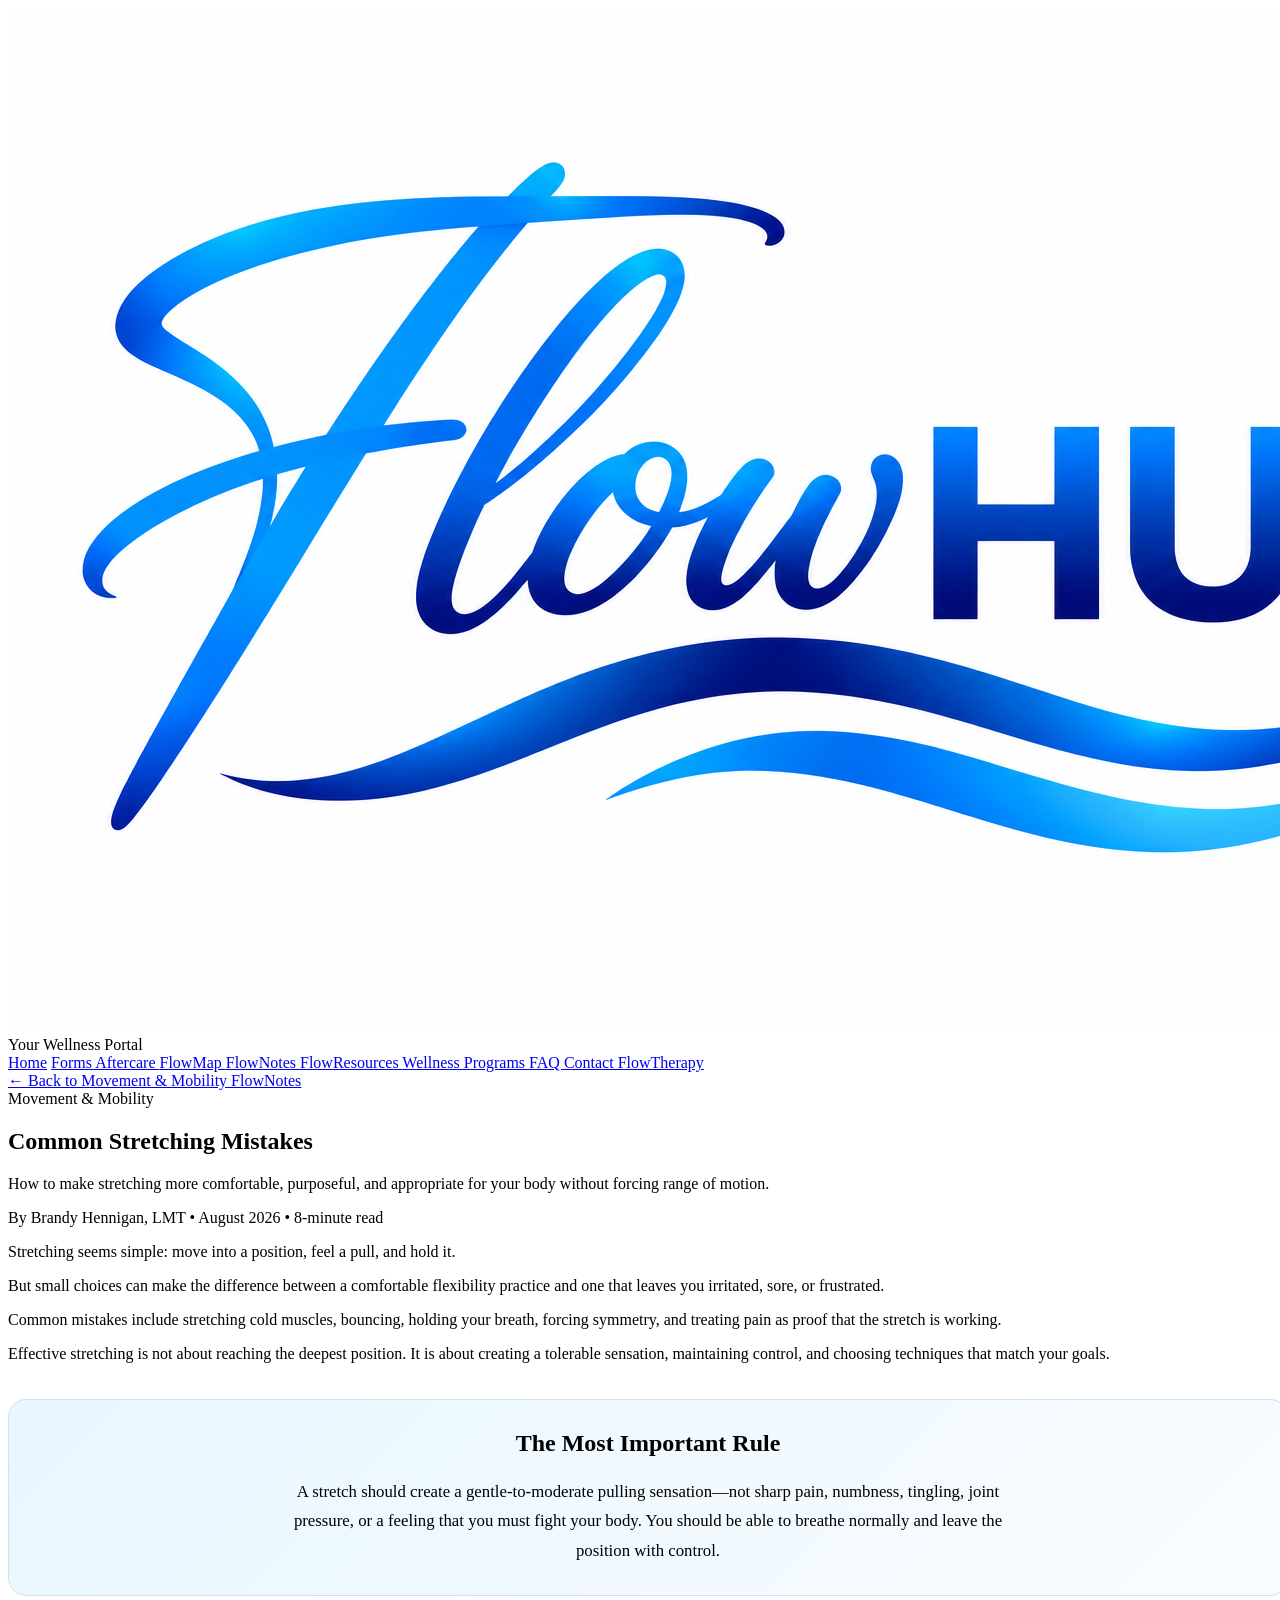
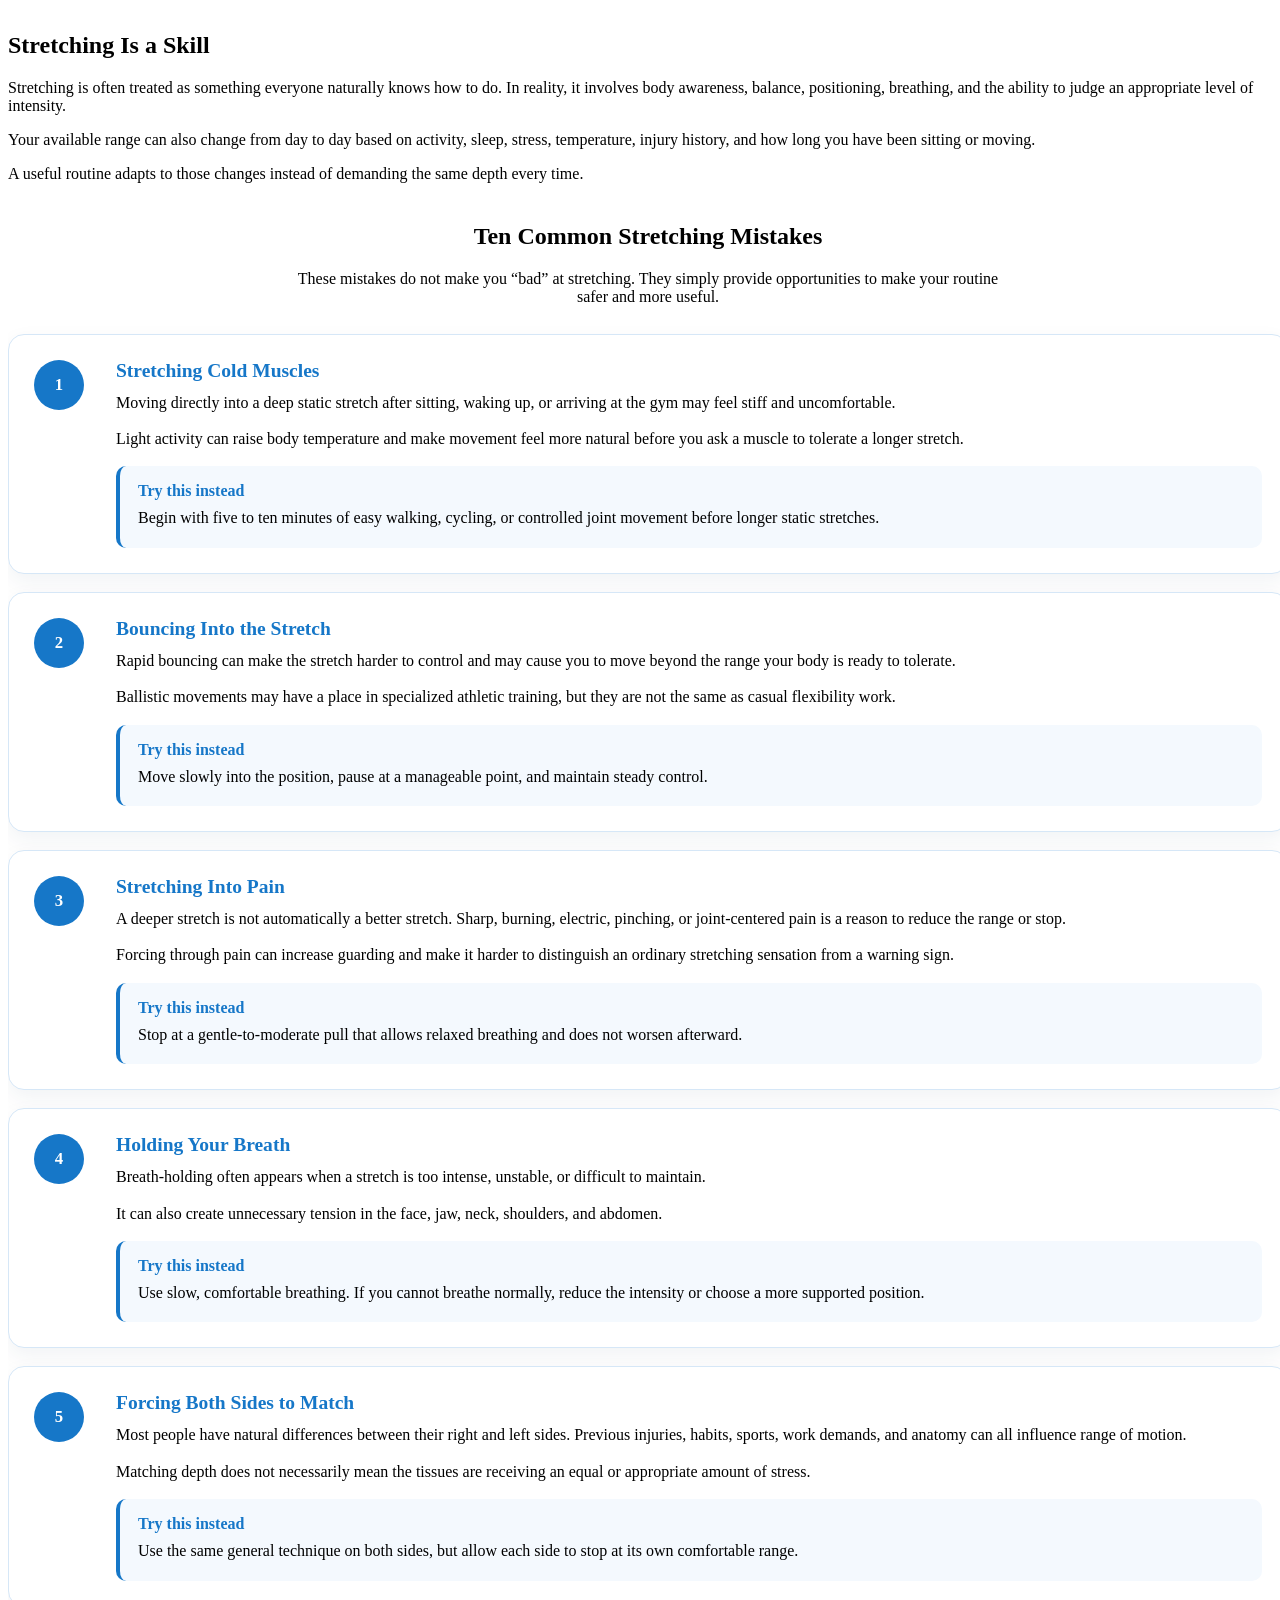
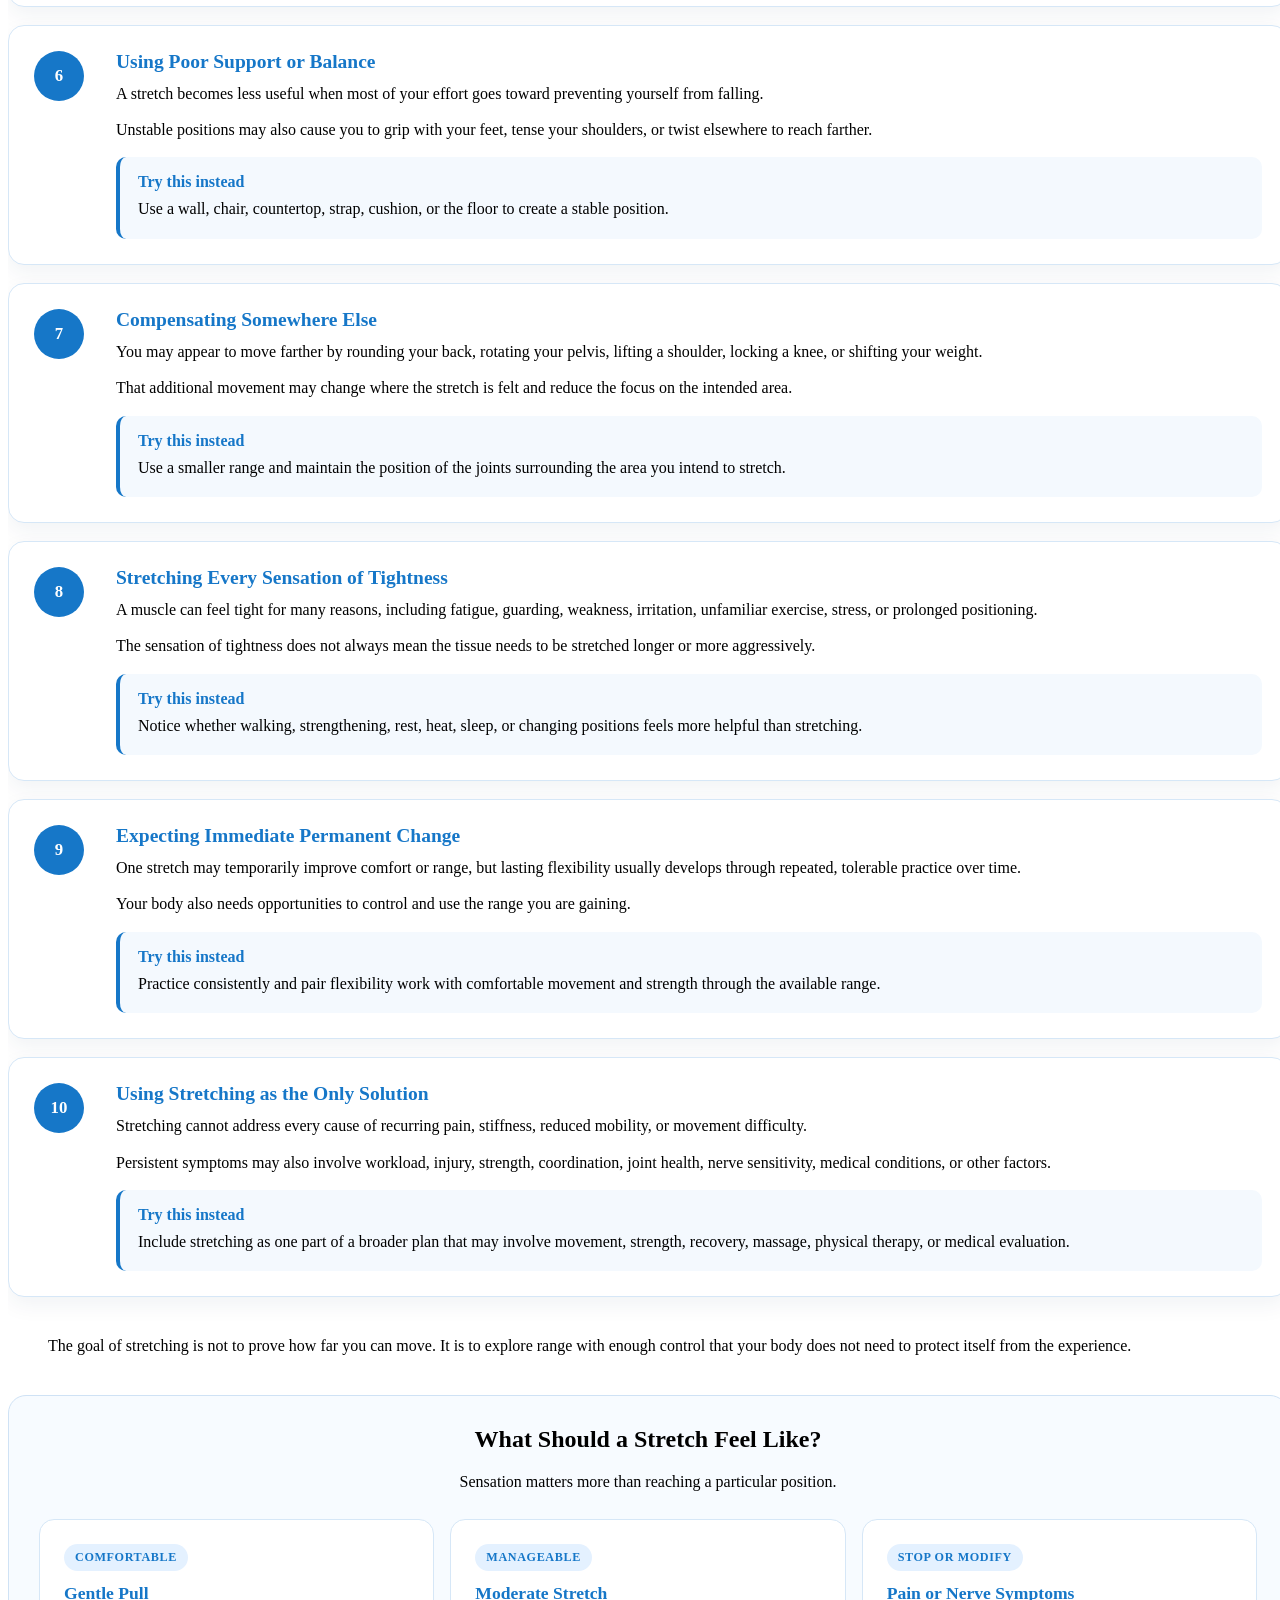
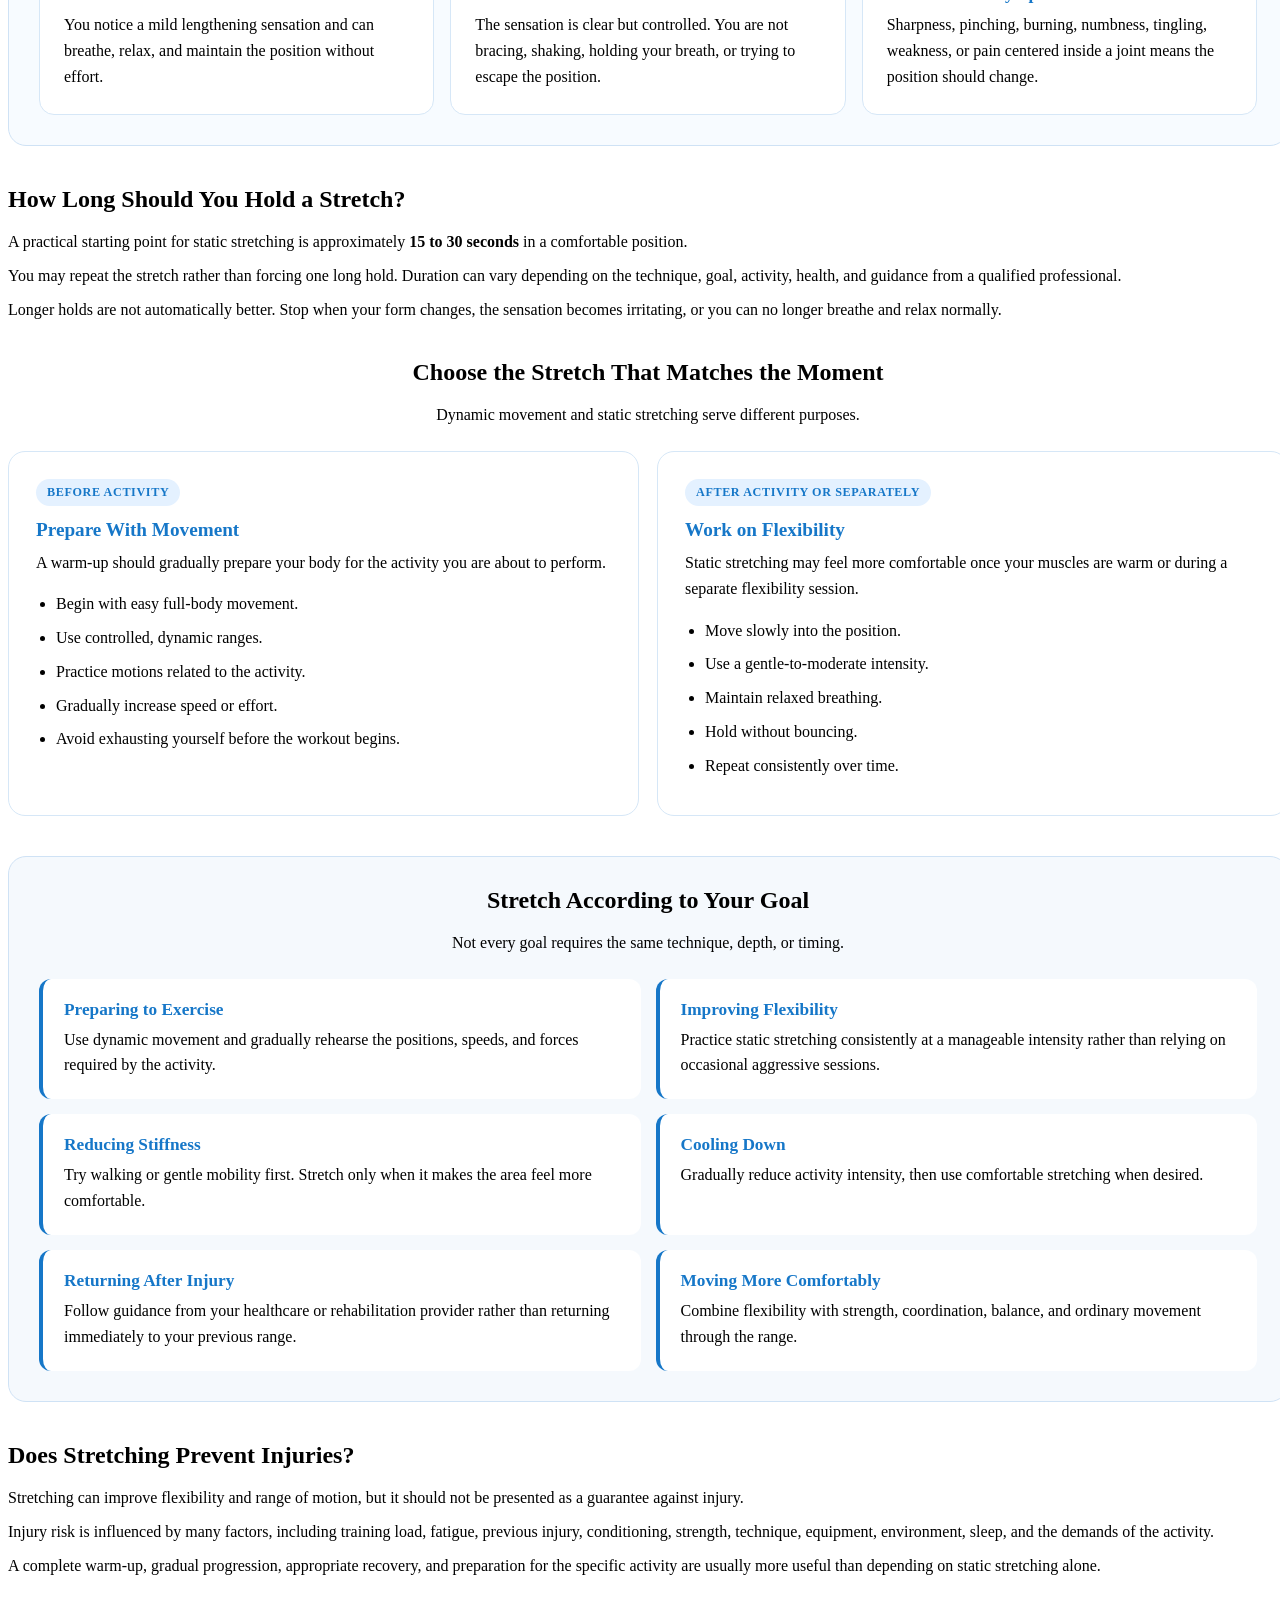
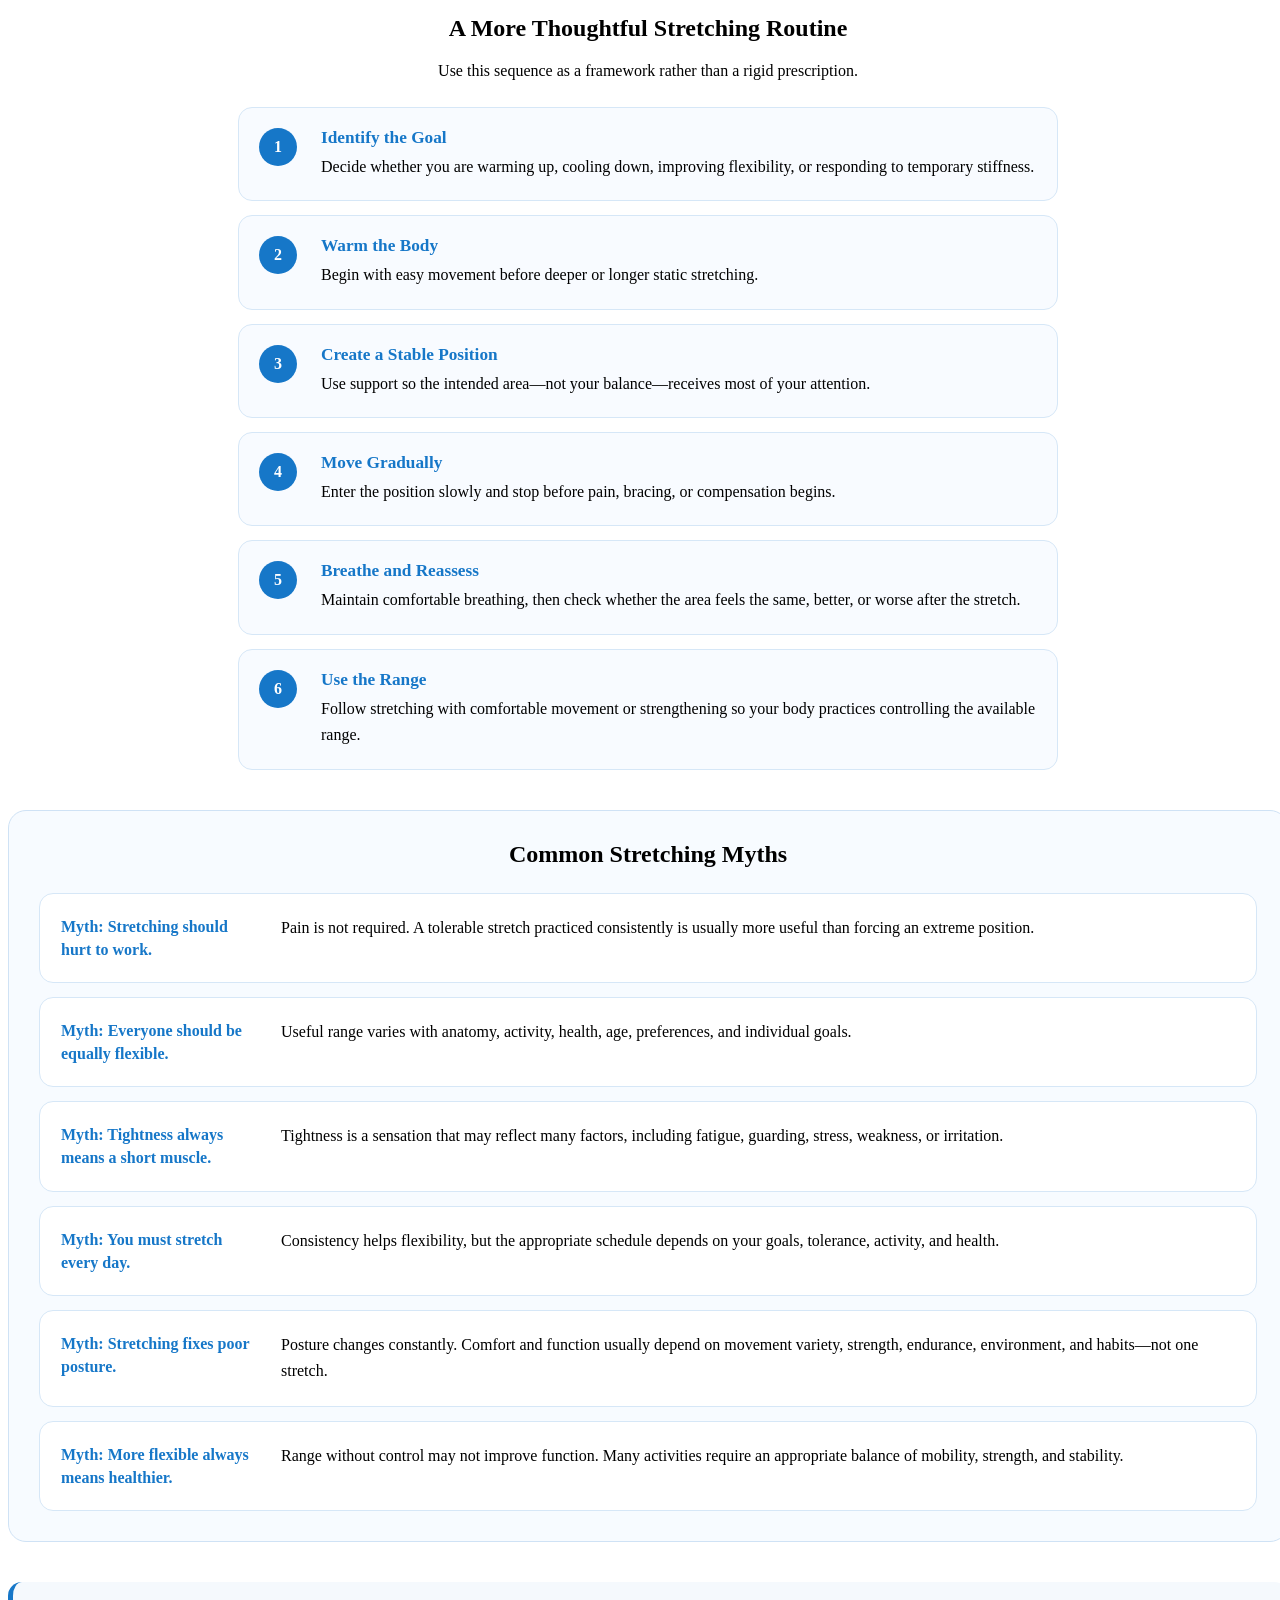
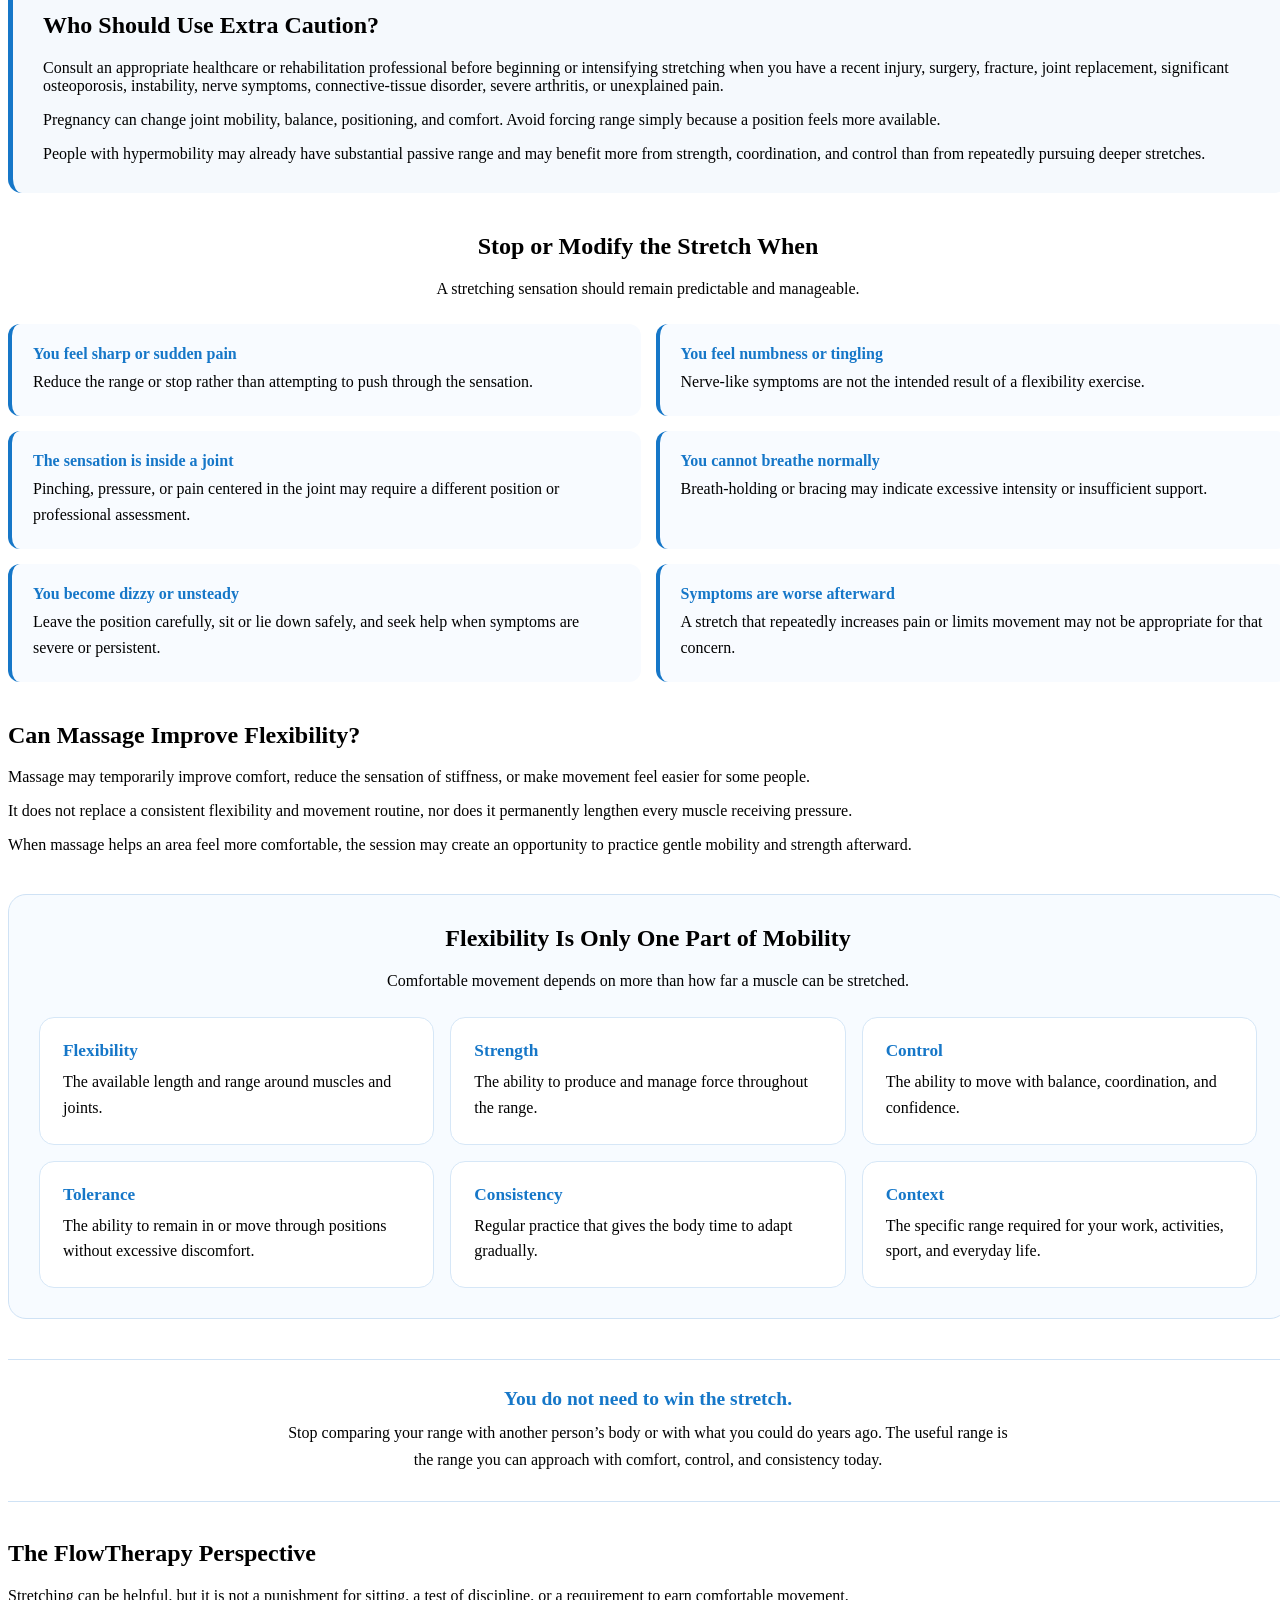
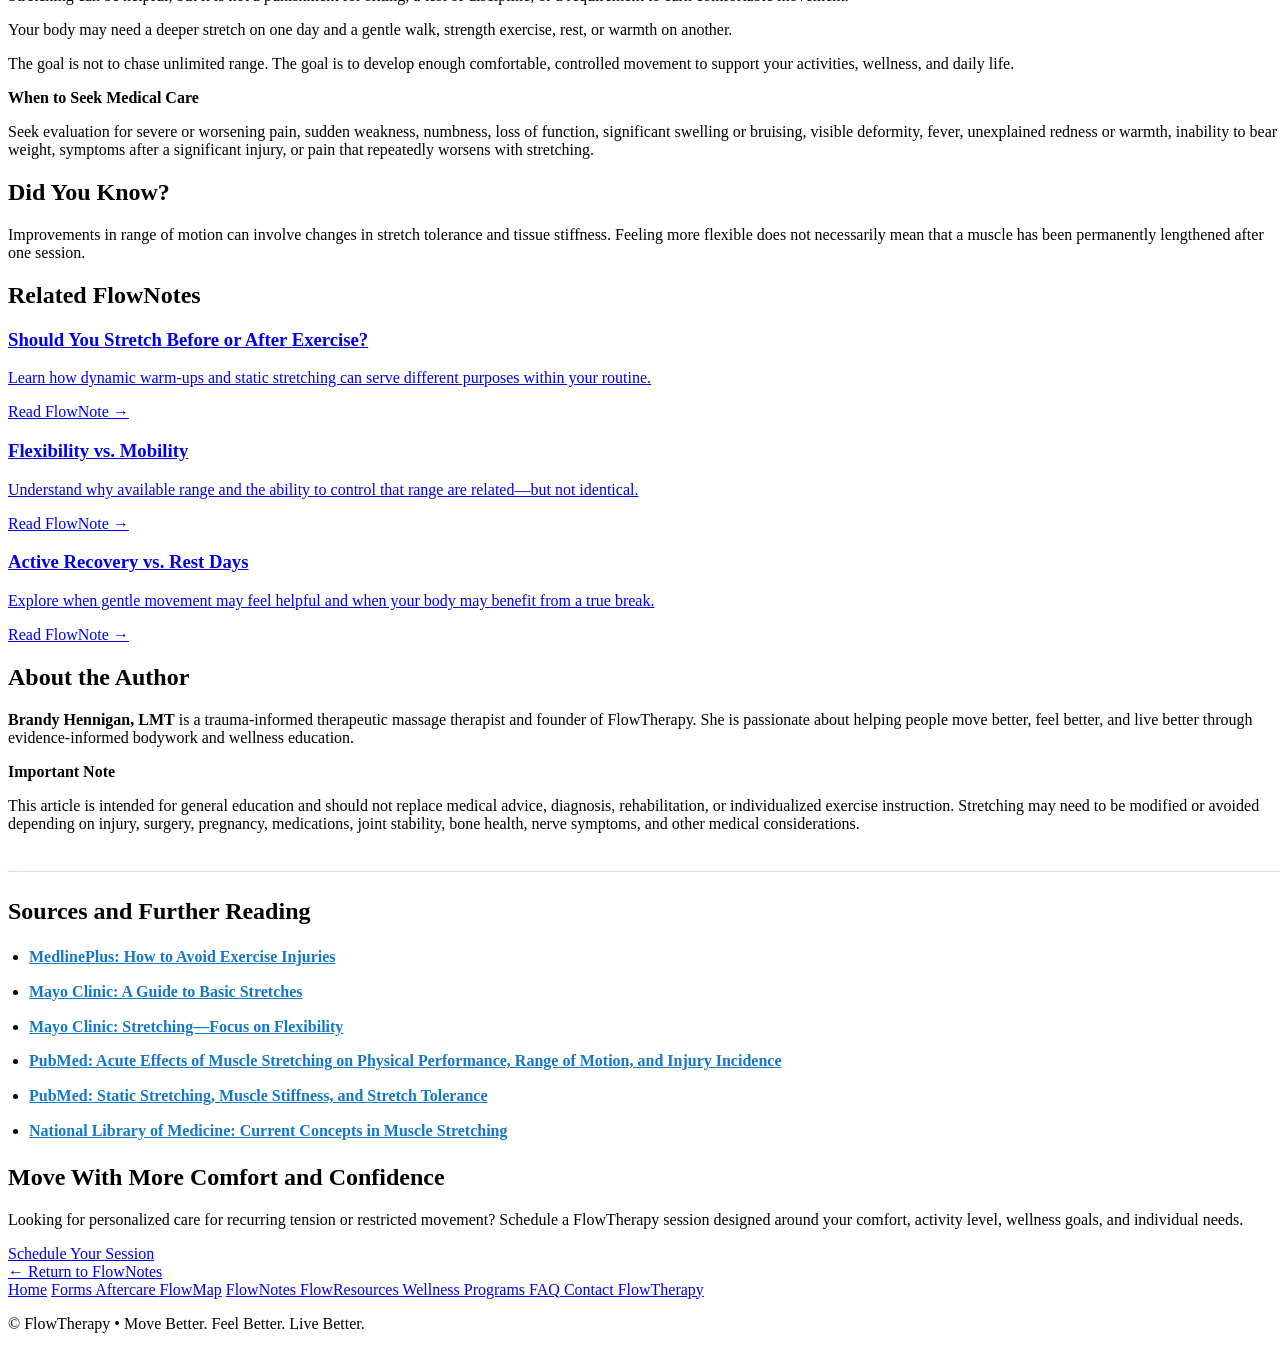
<file: articles/common-stretching-mistakes.html>
<!doctype html>
<html lang="en">
  <head>
    <meta charset="UTF-8" />
    <meta name="viewport" content="width=device-width, initial-scale=1.0" />

    <title>FlowNotes | Common Stretching Mistakes</title>

    <meta
      name="description"
      content="Learn about common stretching mistakes, including stretching cold muscles, bouncing, forcing range of motion, holding your breath, and using pain as a measure of progress."
    />

    <link rel="stylesheet" href="../assets/css/style.css" />
    <link rel="manifest" href="../manifest.webmanifest" />

    <link rel="icon" href="../assets/icons/favicon.ico" />

    <link
      rel="icon"
      type="image/png"
      sizes="32x32"
      href="../assets/icons/favicon-32x32.png"
    />

    <link
      rel="icon"
      type="image/png"
      sizes="16x16"
      href="../assets/icons/favicon-16x16.png"
    />

    <link
      rel="apple-touch-icon"
      sizes="180x180"
      href="../assets/icons/apple-touch-icon.png"
    />

    <meta name="apple-mobile-web-app-capable" content="yes" />
    <meta name="apple-mobile-web-app-status-bar-style" content="default" />
    <meta name="apple-mobile-web-app-title" content="FlowHub" />
    <meta name="theme-color" content="#1677c8" />

    <!-- Page-specific styling -->
    <style>
      .stretching-answer {
        margin: 36px 0;
        padding: 30px;
        border: 1px solid #cfe2f5;
        border-radius: 18px;
        background: linear-gradient(
          135deg,
          rgba(232, 246, 255, 0.98),
          rgba(249, 252, 255, 0.98)
        );
        text-align: center;
      }

      .stretching-answer h2 {
        margin-top: 0;
      }

      .stretching-answer p {
        max-width: 730px;
        margin: 0 auto;
        font-size: 1.05rem;
        line-height: 1.75;
      }

      .mistake-section {
        margin: 40px 0;
      }

      .mistake-section > h2,
      .mistake-section > p {
        text-align: center;
      }

      .mistake-section > p {
        max-width: 720px;
        margin: 0 auto 28px;
      }

      .mistake-list {
        display: grid;
        gap: 18px;
      }

      .mistake-card {
        display: grid;
        grid-template-columns: 62px 1fr;
        gap: 20px;
        align-items: start;
        padding: 25px;
        border: 1px solid #d6e7f7;
        border-radius: 16px;
        background: #ffffff;
        box-shadow: 0 8px 22px rgba(20, 55, 85, 0.06);
      }

      .mistake-number {
        display: flex;
        align-items: center;
        justify-content: center;
        width: 50px;
        height: 50px;
        border-radius: 50%;
        background: #1677c8;
        color: #ffffff;
        font-size: 1.05rem;
        font-weight: 800;
      }

      .mistake-card h3 {
        margin: 0 0 8px;
        color: #1677c8;
        font-size: 1.22rem;
      }

      .mistake-card p {
        margin: 0 0 10px;
        line-height: 1.65;
      }

      .mistake-card p:last-child {
        margin-bottom: 0;
      }

      .better-approach {
        margin-top: 14px;
        padding: 16px 18px;
        border-left: 4px solid #1677c8;
        border-radius: 10px;
        background: #f4f9fe;
      }

      .better-approach strong {
        display: block;
        margin-bottom: 5px;
        color: #1677c8;
      }

      .better-approach p {
        margin: 0;
      }

      .sensation-guide {
        margin: 40px 0;
        padding: 30px;
        border: 1px solid #cfe2f5;
        border-radius: 18px;
        background: #f7fbff;
      }

      .sensation-guide h2,
      .sensation-guide > p {
        text-align: center;
      }

      .sensation-guide h2 {
        margin-top: 0;
      }

      .sensation-guide > p {
        max-width: 720px;
        margin: 0 auto 28px;
      }

      .sensation-grid {
        display: grid;
        grid-template-columns: repeat(3, minmax(0, 1fr));
        gap: 16px;
      }

      .sensation-card {
        padding: 24px;
        border: 1px solid #d6e7f7;
        border-radius: 15px;
        background: #ffffff;
      }

      .sensation-card span {
        display: inline-block;
        margin-bottom: 12px;
        padding: 6px 11px;
        border-radius: 999px;
        background: #e4f1ff;
        color: #1677c8;
        font-size: 0.76rem;
        font-weight: 800;
        letter-spacing: 0.05em;
        text-transform: uppercase;
      }

      .sensation-card h3 {
        margin: 0 0 8px;
        color: #1677c8;
        font-size: 1.1rem;
      }

      .sensation-card p {
        margin: 0;
        line-height: 1.62;
      }

      .stretch-timing {
        margin: 40px 0;
      }

      .stretch-timing > h2,
      .stretch-timing > p {
        text-align: center;
      }

      .stretch-timing > p {
        max-width: 720px;
        margin: 0 auto 27px;
      }

      .timing-grid {
        display: grid;
        grid-template-columns: repeat(2, minmax(0, 1fr));
        gap: 18px;
      }

      .timing-card {
        padding: 27px;
        border: 1px solid #d6e7f7;
        border-radius: 17px;
        background: #ffffff;
      }

      .timing-card span {
        display: inline-block;
        margin-bottom: 13px;
        padding: 6px 11px;
        border-radius: 999px;
        background: #e4f1ff;
        color: #1677c8;
        font-size: 0.76rem;
        font-weight: 800;
        letter-spacing: 0.05em;
        text-transform: uppercase;
      }

      .timing-card h3 {
        margin: 0 0 9px;
        color: #1677c8;
        font-size: 1.2rem;
      }

      .timing-card p {
        margin-top: 0;
        line-height: 1.65;
      }

      .timing-card ul {
        margin-bottom: 0;
        padding-left: 20px;
      }

      .timing-card li {
        margin-bottom: 9px;
        line-height: 1.55;
      }

      .goal-guide {
        margin: 40px 0;
        padding: 30px;
        border: 1px solid #cfe2f5;
        border-radius: 18px;
        background: #f5f9fd;
      }

      .goal-guide h2,
      .goal-guide > p {
        text-align: center;
      }

      .goal-guide h2 {
        margin-top: 0;
      }

      .goal-guide > p {
        max-width: 720px;
        margin: 0 auto 27px;
      }

      .goal-grid {
        display: grid;
        grid-template-columns: repeat(2, minmax(0, 1fr));
        gap: 15px;
      }

      .goal-card {
        padding: 21px;
        border-left: 4px solid #1677c8;
        border-radius: 12px;
        background: #ffffff;
      }

      .goal-card h3 {
        margin: 0 0 7px;
        color: #1677c8;
        font-size: 1.08rem;
      }

      .goal-card p {
        margin: 0;
        line-height: 1.62;
      }

      .stretch-routine {
        margin: 40px 0;
      }

      .stretch-routine > h2,
      .stretch-routine > p {
        text-align: center;
      }

      .stretch-routine > p {
        max-width: 720px;
        margin: 0 auto 27px;
      }

      .routine-list {
        display: grid;
        gap: 14px;
        max-width: 820px;
        margin: 0 auto;
      }

      .routine-step {
        display: grid;
        grid-template-columns: 46px 1fr;
        gap: 16px;
        align-items: start;
        padding: 20px;
        border: 1px solid #d6e7f7;
        border-radius: 14px;
        background: #f8fbff;
      }

      .routine-number {
        display: flex;
        align-items: center;
        justify-content: center;
        width: 38px;
        height: 38px;
        border-radius: 50%;
        background: #1677c8;
        color: #ffffff;
        font-weight: 800;
      }

      .routine-step h3 {
        margin: 0 0 6px;
        color: #1677c8;
        font-size: 1.08rem;
      }

      .routine-step p {
        margin: 0;
        line-height: 1.65;
      }

      .stretching-myths {
        margin: 40px 0;
        padding: 30px;
        border: 1px solid #cfe2f5;
        border-radius: 18px;
        background: #f7fbff;
      }

      .stretching-myths h2 {
        margin-top: 0;
        text-align: center;
      }

      .myth-list {
        display: grid;
        gap: 14px;
        margin-top: 25px;
      }

      .myth-row {
        display: grid;
        grid-template-columns: 200px 1fr;
        gap: 20px;
        padding: 21px;
        border: 1px solid #d6e7f7;
        border-radius: 14px;
        background: #ffffff;
      }

      .myth-label {
        color: #1677c8;
        font-weight: 800;
        line-height: 1.45;
      }

      .myth-row p {
        margin: 0;
        line-height: 1.65;
      }

      .special-considerations {
        margin: 40px 0;
        padding: 30px;
        border-left: 5px solid #1677c8;
        border-radius: 14px;
        background: #f5f9fd;
      }

      .special-considerations h2 {
        margin-top: 0;
      }

      .special-considerations p:last-child {
        margin-bottom: 0;
      }

      .stop-stretching {
        margin: 40px 0;
      }

      .stop-stretching > h2,
      .stop-stretching > p {
        text-align: center;
      }

      .stop-stretching > p {
        max-width: 720px;
        margin: 0 auto 26px;
      }

      .stop-grid {
        display: grid;
        grid-template-columns: repeat(2, minmax(0, 1fr));
        gap: 15px;
      }

      .stop-card {
        padding: 21px;
        border-left: 4px solid #1677c8;
        border-radius: 12px;
        background: #f8fbff;
      }

      .stop-card strong {
        display: block;
        margin-bottom: 6px;
        color: #1677c8;
      }

      .stop-card p {
        margin: 0;
        line-height: 1.62;
      }

      .mobility-perspective {
        margin: 40px 0;
        padding: 30px;
        border: 1px solid #cfe2f5;
        border-radius: 18px;
        background: #f7fbff;
      }

      .mobility-perspective h2,
      .mobility-perspective > p {
        text-align: center;
      }

      .mobility-perspective h2 {
        margin-top: 0;
      }

      .mobility-perspective > p {
        max-width: 720px;
        margin: 0 auto 27px;
      }

      .mobility-grid {
        display: grid;
        grid-template-columns: repeat(3, minmax(0, 1fr));
        gap: 16px;
      }

      .mobility-card {
        padding: 23px;
        border: 1px solid #d6e7f7;
        border-radius: 15px;
        background: #ffffff;
      }

      .mobility-card h3 {
        margin: 0 0 8px;
        color: #1677c8;
        font-size: 1.08rem;
      }

      .mobility-card p {
        margin: 0;
        line-height: 1.6;
      }

      .stretch-reminder {
        margin: 38px 0;
        padding: 28px;
        border-top: 1px solid #cfe2f5;
        border-bottom: 1px solid #cfe2f5;
        text-align: center;
      }

      .stretch-reminder strong {
        display: block;
        margin-bottom: 9px;
        color: #1677c8;
        font-size: 1.22rem;
      }

      .stretch-reminder p {
        max-width: 720px;
        margin: 0 auto;
        line-height: 1.7;
      }

      .article-sources {
        margin-top: 38px;
        padding-top: 26px;
        border-top: 1px solid #cfe2f5;
      }

      .article-sources h2 {
        margin-top: 0;
      }

      .article-sources ul {
        padding-left: 21px;
      }

      .article-sources li {
        margin-bottom: 10px;
        line-height: 1.55;
      }

      .article-sources a {
        color: #1677c8;
        font-weight: 600;
      }

      @media (max-width: 850px) {
        .sensation-grid,
        .mobility-grid {
          grid-template-columns: 1fr;
        }
      }

      @media (max-width: 720px) {
        .timing-grid,
        .goal-grid,
        .stop-grid {
          grid-template-columns: 1fr;
        }

        .myth-row {
          grid-template-columns: 1fr;
          gap: 7px;
        }
      }

      @media (max-width: 560px) {
        .mistake-card {
          grid-template-columns: 1fr;
        }

        .mistake-number {
          width: 42px;
          height: 42px;
        }

        .routine-step {
          grid-template-columns: 40px 1fr;
        }
      }
    </style>
  </head>

  <body data-article-id="common-stretching-mistakes">
    <!-- Shared header generated by site-layout.js -->
    <div id="site-header"></div>

    <main class="article-container">
      <div class="article-back">
        <a href="../categories/movement-mobility.html">
          ← Back to Movement &amp; Mobility FlowNotes
        </a>
      </div>

      <article class="flow-article">
        <header class="article-header">
          <div class="article-label">Movement &amp; Mobility</div>

          <h1>Common Stretching Mistakes</h1>

          <p class="article-subtitle">
            How to make stretching more comfortable, purposeful, and appropriate
            for your body without forcing range of motion.
          </p>

          <div class="article-meta">
            By Brandy Hennigan, LMT
            <span aria-hidden="true">•</span>
            August 2026
            <span aria-hidden="true">•</span>
            8-minute read
          </div>
        </header>

        <div class="article-intro">
          <p>
            Stretching seems simple: move into a position, feel a pull, and hold
            it.
          </p>

          <p>
            But small choices can make the difference between a comfortable
            flexibility practice and one that leaves you irritated, sore, or
            frustrated.
          </p>

          <p>
            Common mistakes include stretching cold muscles, bouncing, holding
            your breath, forcing symmetry, and treating pain as proof that the
            stretch is working.
          </p>

          <p>
            Effective stretching is not about reaching the deepest position. It
            is about creating a tolerable sensation, maintaining control, and
            choosing techniques that match your goals.
          </p>
        </div>

        <section class="stretching-answer">
          <h2>The Most Important Rule</h2>

          <p>
            A stretch should create a gentle-to-moderate pulling sensation—not
            sharp pain, numbness, tingling, joint pressure, or a feeling that
            you must fight your body. You should be able to breathe normally and
            leave the position with control.
          </p>
        </section>

        <section>
          <h2>Stretching Is a Skill</h2>

          <p>
            Stretching is often treated as something everyone naturally knows
            how to do. In reality, it involves body awareness, balance,
            positioning, breathing, and the ability to judge an appropriate
            level of intensity.
          </p>

          <p>
            Your available range can also change from day to day based on
            activity, sleep, stress, temperature, injury history, and how long
            you have been sitting or moving.
          </p>

          <p>
            A useful routine adapts to those changes instead of demanding the
            same depth every time.
          </p>
        </section>

        <section class="mistake-section">
          <h2>Ten Common Stretching Mistakes</h2>

          <p>
            These mistakes do not make you “bad” at stretching. They simply
            provide opportunities to make your routine safer and more useful.
          </p>

          <div class="mistake-list">
            <article class="mistake-card">
              <div class="mistake-number">1</div>

              <div>
                <h3>Stretching Cold Muscles</h3>

                <p>
                  Moving directly into a deep static stretch after sitting,
                  waking up, or arriving at the gym may feel stiff and
                  uncomfortable.
                </p>

                <p>
                  Light activity can raise body temperature and make movement
                  feel more natural before you ask a muscle to tolerate a longer
                  stretch.
                </p>

                <div class="better-approach">
                  <strong>Try this instead</strong>

                  <p>
                    Begin with five to ten minutes of easy walking, cycling, or
                    controlled joint movement before longer static stretches.
                  </p>
                </div>
              </div>
            </article>

            <article class="mistake-card">
              <div class="mistake-number">2</div>

              <div>
                <h3>Bouncing Into the Stretch</h3>

                <p>
                  Rapid bouncing can make the stretch harder to control and may
                  cause you to move beyond the range your body is ready to
                  tolerate.
                </p>

                <p>
                  Ballistic movements may have a place in specialized athletic
                  training, but they are not the same as casual flexibility
                  work.
                </p>

                <div class="better-approach">
                  <strong>Try this instead</strong>

                  <p>
                    Move slowly into the position, pause at a manageable point,
                    and maintain steady control.
                  </p>
                </div>
              </div>
            </article>

            <article class="mistake-card">
              <div class="mistake-number">3</div>

              <div>
                <h3>Stretching Into Pain</h3>

                <p>
                  A deeper stretch is not automatically a better stretch. Sharp,
                  burning, electric, pinching, or joint-centered pain is a
                  reason to reduce the range or stop.
                </p>

                <p>
                  Forcing through pain can increase guarding and make it harder
                  to distinguish an ordinary stretching sensation from a warning
                  sign.
                </p>

                <div class="better-approach">
                  <strong>Try this instead</strong>

                  <p>
                    Stop at a gentle-to-moderate pull that allows relaxed
                    breathing and does not worsen afterward.
                  </p>
                </div>
              </div>
            </article>

            <article class="mistake-card">
              <div class="mistake-number">4</div>

              <div>
                <h3>Holding Your Breath</h3>

                <p>
                  Breath-holding often appears when a stretch is too intense,
                  unstable, or difficult to maintain.
                </p>

                <p>
                  It can also create unnecessary tension in the face, jaw, neck,
                  shoulders, and abdomen.
                </p>

                <div class="better-approach">
                  <strong>Try this instead</strong>

                  <p>
                    Use slow, comfortable breathing. If you cannot breathe
                    normally, reduce the intensity or choose a more supported
                    position.
                  </p>
                </div>
              </div>
            </article>

            <article class="mistake-card">
              <div class="mistake-number">5</div>

              <div>
                <h3>Forcing Both Sides to Match</h3>

                <p>
                  Most people have natural differences between their right and
                  left sides. Previous injuries, habits, sports, work demands,
                  and anatomy can all influence range of motion.
                </p>

                <p>
                  Matching depth does not necessarily mean the tissues are
                  receiving an equal or appropriate amount of stress.
                </p>

                <div class="better-approach">
                  <strong>Try this instead</strong>

                  <p>
                    Use the same general technique on both sides, but allow each
                    side to stop at its own comfortable range.
                  </p>
                </div>
              </div>
            </article>

            <article class="mistake-card">
              <div class="mistake-number">6</div>

              <div>
                <h3>Using Poor Support or Balance</h3>

                <p>
                  A stretch becomes less useful when most of your effort goes
                  toward preventing yourself from falling.
                </p>

                <p>
                  Unstable positions may also cause you to grip with your feet,
                  tense your shoulders, or twist elsewhere to reach farther.
                </p>

                <div class="better-approach">
                  <strong>Try this instead</strong>

                  <p>
                    Use a wall, chair, countertop, strap, cushion, or the floor
                    to create a stable position.
                  </p>
                </div>
              </div>
            </article>

            <article class="mistake-card">
              <div class="mistake-number">7</div>

              <div>
                <h3>Compensating Somewhere Else</h3>

                <p>
                  You may appear to move farther by rounding your back, rotating
                  your pelvis, lifting a shoulder, locking a knee, or shifting
                  your weight.
                </p>

                <p>
                  That additional movement may change where the stretch is felt
                  and reduce the focus on the intended area.
                </p>

                <div class="better-approach">
                  <strong>Try this instead</strong>

                  <p>
                    Use a smaller range and maintain the position of the joints
                    surrounding the area you intend to stretch.
                  </p>
                </div>
              </div>
            </article>

            <article class="mistake-card">
              <div class="mistake-number">8</div>

              <div>
                <h3>Stretching Every Sensation of Tightness</h3>

                <p>
                  A muscle can feel tight for many reasons, including fatigue,
                  guarding, weakness, irritation, unfamiliar exercise, stress,
                  or prolonged positioning.
                </p>

                <p>
                  The sensation of tightness does not always mean the tissue
                  needs to be stretched longer or more aggressively.
                </p>

                <div class="better-approach">
                  <strong>Try this instead</strong>

                  <p>
                    Notice whether walking, strengthening, rest, heat, sleep, or
                    changing positions feels more helpful than stretching.
                  </p>
                </div>
              </div>
            </article>

            <article class="mistake-card">
              <div class="mistake-number">9</div>

              <div>
                <h3>Expecting Immediate Permanent Change</h3>

                <p>
                  One stretch may temporarily improve comfort or range, but
                  lasting flexibility usually develops through repeated,
                  tolerable practice over time.
                </p>

                <p>
                  Your body also needs opportunities to control and use the
                  range you are gaining.
                </p>

                <div class="better-approach">
                  <strong>Try this instead</strong>

                  <p>
                    Practice consistently and pair flexibility work with
                    comfortable movement and strength through the available
                    range.
                  </p>
                </div>
              </div>
            </article>

            <article class="mistake-card">
              <div class="mistake-number">10</div>

              <div>
                <h3>Using Stretching as the Only Solution</h3>

                <p>
                  Stretching cannot address every cause of recurring pain,
                  stiffness, reduced mobility, or movement difficulty.
                </p>

                <p>
                  Persistent symptoms may also involve workload, injury,
                  strength, coordination, joint health, nerve sensitivity,
                  medical conditions, or other factors.
                </p>

                <div class="better-approach">
                  <strong>Try this instead</strong>

                  <p>
                    Include stretching as one part of a broader plan that may
                    involve movement, strength, recovery, massage, physical
                    therapy, or medical evaluation.
                  </p>
                </div>
              </div>
            </article>
          </div>
        </section>

        <blockquote class="article-quote">
          The goal of stretching is not to prove how far you can move. It is to
          explore range with enough control that your body does not need to
          protect itself from the experience.
        </blockquote>

        <section class="sensation-guide">
          <h2>What Should a Stretch Feel Like?</h2>

          <p>Sensation matters more than reaching a particular position.</p>

          <div class="sensation-grid">
            <article class="sensation-card">
              <span>Comfortable</span>

              <h3>Gentle Pull</h3>

              <p>
                You notice a mild lengthening sensation and can breathe, relax,
                and maintain the position without effort.
              </p>
            </article>

            <article class="sensation-card">
              <span>Manageable</span>

              <h3>Moderate Stretch</h3>

              <p>
                The sensation is clear but controlled. You are not bracing,
                shaking, holding your breath, or trying to escape the position.
              </p>
            </article>

            <article class="sensation-card">
              <span>Stop or Modify</span>

              <h3>Pain or Nerve Symptoms</h3>

              <p>
                Sharpness, pinching, burning, numbness, tingling, weakness, or
                pain centered inside a joint means the position should change.
              </p>
            </article>
          </div>
        </section>

        <section>
          <h2>How Long Should You Hold a Stretch?</h2>

          <p>
            A practical starting point for static stretching is approximately
            <strong>15 to 30 seconds</strong> in a comfortable position.
          </p>

          <p>
            You may repeat the stretch rather than forcing one long hold.
            Duration can vary depending on the technique, goal, activity,
            health, and guidance from a qualified professional.
          </p>

          <p>
            Longer holds are not automatically better. Stop when your form
            changes, the sensation becomes irritating, or you can no longer
            breathe and relax normally.
          </p>
        </section>

        <section class="stretch-timing">
          <h2>Choose the Stretch That Matches the Moment</h2>

          <p>
            Dynamic movement and static stretching serve different purposes.
          </p>

          <div class="timing-grid">
            <article class="timing-card">
              <span>Before Activity</span>

              <h3>Prepare With Movement</h3>

              <p>
                A warm-up should gradually prepare your body for the activity
                you are about to perform.
              </p>

              <ul>
                <li>Begin with easy full-body movement.</li>
                <li>Use controlled, dynamic ranges.</li>
                <li>Practice motions related to the activity.</li>
                <li>Gradually increase speed or effort.</li>
                <li>Avoid exhausting yourself before the workout begins.</li>
              </ul>
            </article>

            <article class="timing-card">
              <span>After Activity or Separately</span>

              <h3>Work on Flexibility</h3>

              <p>
                Static stretching may feel more comfortable once your muscles
                are warm or during a separate flexibility session.
              </p>

              <ul>
                <li>Move slowly into the position.</li>
                <li>Use a gentle-to-moderate intensity.</li>
                <li>Maintain relaxed breathing.</li>
                <li>Hold without bouncing.</li>
                <li>Repeat consistently over time.</li>
              </ul>
            </article>
          </div>
        </section>

        <section class="goal-guide">
          <h2>Stretch According to Your Goal</h2>

          <p>Not every goal requires the same technique, depth, or timing.</p>

          <div class="goal-grid">
            <article class="goal-card">
              <h3>Preparing to Exercise</h3>

              <p>
                Use dynamic movement and gradually rehearse the positions,
                speeds, and forces required by the activity.
              </p>
            </article>

            <article class="goal-card">
              <h3>Improving Flexibility</h3>

              <p>
                Practice static stretching consistently at a manageable
                intensity rather than relying on occasional aggressive sessions.
              </p>
            </article>

            <article class="goal-card">
              <h3>Reducing Stiffness</h3>

              <p>
                Try walking or gentle mobility first. Stretch only when it makes
                the area feel more comfortable.
              </p>
            </article>

            <article class="goal-card">
              <h3>Cooling Down</h3>

              <p>
                Gradually reduce activity intensity, then use comfortable
                stretching when desired.
              </p>
            </article>

            <article class="goal-card">
              <h3>Returning After Injury</h3>

              <p>
                Follow guidance from your healthcare or rehabilitation provider
                rather than returning immediately to your previous range.
              </p>
            </article>

            <article class="goal-card">
              <h3>Moving More Comfortably</h3>

              <p>
                Combine flexibility with strength, coordination, balance, and
                ordinary movement through the range.
              </p>
            </article>
          </div>
        </section>

        <section>
          <h2>Does Stretching Prevent Injuries?</h2>

          <p>
            Stretching can improve flexibility and range of motion, but it
            should not be presented as a guarantee against injury.
          </p>

          <p>
            Injury risk is influenced by many factors, including training load,
            fatigue, previous injury, conditioning, strength, technique,
            equipment, environment, sleep, and the demands of the activity.
          </p>

          <p>
            A complete warm-up, gradual progression, appropriate recovery, and
            preparation for the specific activity are usually more useful than
            depending on static stretching alone.
          </p>
        </section>

        <section class="stretch-routine">
          <h2>A More Thoughtful Stretching Routine</h2>

          <p>
            Use this sequence as a framework rather than a rigid prescription.
          </p>

          <div class="routine-list">
            <article class="routine-step">
              <div class="routine-number">1</div>

              <div>
                <h3>Identify the Goal</h3>

                <p>
                  Decide whether you are warming up, cooling down, improving
                  flexibility, or responding to temporary stiffness.
                </p>
              </div>
            </article>

            <article class="routine-step">
              <div class="routine-number">2</div>

              <div>
                <h3>Warm the Body</h3>

                <p>
                  Begin with easy movement before deeper or longer static
                  stretching.
                </p>
              </div>
            </article>

            <article class="routine-step">
              <div class="routine-number">3</div>

              <div>
                <h3>Create a Stable Position</h3>

                <p>
                  Use support so the intended area—not your balance—receives
                  most of your attention.
                </p>
              </div>
            </article>

            <article class="routine-step">
              <div class="routine-number">4</div>

              <div>
                <h3>Move Gradually</h3>

                <p>
                  Enter the position slowly and stop before pain, bracing, or
                  compensation begins.
                </p>
              </div>
            </article>

            <article class="routine-step">
              <div class="routine-number">5</div>

              <div>
                <h3>Breathe and Reassess</h3>

                <p>
                  Maintain comfortable breathing, then check whether the area
                  feels the same, better, or worse after the stretch.
                </p>
              </div>
            </article>

            <article class="routine-step">
              <div class="routine-number">6</div>

              <div>
                <h3>Use the Range</h3>

                <p>
                  Follow stretching with comfortable movement or strengthening
                  so your body practices controlling the available range.
                </p>
              </div>
            </article>
          </div>
        </section>

        <section class="stretching-myths">
          <h2>Common Stretching Myths</h2>

          <div class="myth-list">
            <article class="myth-row">
              <div class="myth-label">
                Myth: Stretching should hurt to work.
              </div>

              <p>
                Pain is not required. A tolerable stretch practiced consistently
                is usually more useful than forcing an extreme position.
              </p>
            </article>

            <article class="myth-row">
              <div class="myth-label">
                Myth: Everyone should be equally flexible.
              </div>

              <p>
                Useful range varies with anatomy, activity, health, age,
                preferences, and individual goals.
              </p>
            </article>

            <article class="myth-row">
              <div class="myth-label">
                Myth: Tightness always means a short muscle.
              </div>

              <p>
                Tightness is a sensation that may reflect many factors,
                including fatigue, guarding, stress, weakness, or irritation.
              </p>
            </article>

            <article class="myth-row">
              <div class="myth-label">Myth: You must stretch every day.</div>

              <p>
                Consistency helps flexibility, but the appropriate schedule
                depends on your goals, tolerance, activity, and health.
              </p>
            </article>

            <article class="myth-row">
              <div class="myth-label">Myth: Stretching fixes poor posture.</div>

              <p>
                Posture changes constantly. Comfort and function usually depend
                on movement variety, strength, endurance, environment, and
                habits—not one stretch.
              </p>
            </article>

            <article class="myth-row">
              <div class="myth-label">
                Myth: More flexible always means healthier.
              </div>

              <p>
                Range without control may not improve function. Many activities
                require an appropriate balance of mobility, strength, and
                stability.
              </p>
            </article>
          </div>
        </section>

        <section class="special-considerations">
          <h2>Who Should Use Extra Caution?</h2>

          <p>
            Consult an appropriate healthcare or rehabilitation professional
            before beginning or intensifying stretching when you have a recent
            injury, surgery, fracture, joint replacement, significant
            osteoporosis, instability, nerve symptoms, connective-tissue
            disorder, severe arthritis, or unexplained pain.
          </p>

          <p>
            Pregnancy can change joint mobility, balance, positioning, and
            comfort. Avoid forcing range simply because a position feels more
            available.
          </p>

          <p>
            People with hypermobility may already have substantial passive range
            and may benefit more from strength, coordination, and control than
            from repeatedly pursuing deeper stretches.
          </p>
        </section>

        <section class="stop-stretching">
          <h2>Stop or Modify the Stretch When</h2>

          <p>
            A stretching sensation should remain predictable and manageable.
          </p>

          <div class="stop-grid">
            <article class="stop-card">
              <strong>You feel sharp or sudden pain</strong>

              <p>
                Reduce the range or stop rather than attempting to push through
                the sensation.
              </p>
            </article>

            <article class="stop-card">
              <strong>You feel numbness or tingling</strong>

              <p>
                Nerve-like symptoms are not the intended result of a flexibility
                exercise.
              </p>
            </article>

            <article class="stop-card">
              <strong>The sensation is inside a joint</strong>

              <p>
                Pinching, pressure, or pain centered in the joint may require a
                different position or professional assessment.
              </p>
            </article>

            <article class="stop-card">
              <strong>You cannot breathe normally</strong>

              <p>
                Breath-holding or bracing may indicate excessive intensity or
                insufficient support.
              </p>
            </article>

            <article class="stop-card">
              <strong>You become dizzy or unsteady</strong>

              <p>
                Leave the position carefully, sit or lie down safely, and seek
                help when symptoms are severe or persistent.
              </p>
            </article>

            <article class="stop-card">
              <strong>Symptoms are worse afterward</strong>

              <p>
                A stretch that repeatedly increases pain or limits movement may
                not be appropriate for that concern.
              </p>
            </article>
          </div>
        </section>

        <section>
          <h2>Can Massage Improve Flexibility?</h2>

          <p>
            Massage may temporarily improve comfort, reduce the sensation of
            stiffness, or make movement feel easier for some people.
          </p>

          <p>
            It does not replace a consistent flexibility and movement routine,
            nor does it permanently lengthen every muscle receiving pressure.
          </p>

          <p>
            When massage helps an area feel more comfortable, the session may
            create an opportunity to practice gentle mobility and strength
            afterward.
          </p>
        </section>

        <section class="mobility-perspective">
          <h2>Flexibility Is Only One Part of Mobility</h2>

          <p>
            Comfortable movement depends on more than how far a muscle can be
            stretched.
          </p>

          <div class="mobility-grid">
            <article class="mobility-card">
              <h3>Flexibility</h3>

              <p>The available length and range around muscles and joints.</p>
            </article>

            <article class="mobility-card">
              <h3>Strength</h3>

              <p>
                The ability to produce and manage force throughout the range.
              </p>
            </article>

            <article class="mobility-card">
              <h3>Control</h3>

              <p>
                The ability to move with balance, coordination, and confidence.
              </p>
            </article>

            <article class="mobility-card">
              <h3>Tolerance</h3>

              <p>
                The ability to remain in or move through positions without
                excessive discomfort.
              </p>
            </article>

            <article class="mobility-card">
              <h3>Consistency</h3>

              <p>
                Regular practice that gives the body time to adapt gradually.
              </p>
            </article>

            <article class="mobility-card">
              <h3>Context</h3>

              <p>
                The specific range required for your work, activities, sport,
                and everyday life.
              </p>
            </article>
          </div>
        </section>

        <div class="stretch-reminder">
          <strong>You do not need to win the stretch.</strong>

          <p>
            Stop comparing your range with another person’s body or with what
            you could do years ago. The useful range is the range you can
            approach with comfort, control, and consistency today.
          </p>
        </div>

        <section>
          <h2>The FlowTherapy Perspective</h2>

          <p>
            Stretching can be helpful, but it is not a punishment for sitting, a
            test of discipline, or a requirement to earn comfortable movement.
          </p>

          <p>
            Your body may need a deeper stretch on one day and a gentle walk,
            strength exercise, rest, or warmth on another.
          </p>

          <p>
            The goal is not to chase unlimited range. The goal is to develop
            enough comfortable, controlled movement to support your activities,
            wellness, and daily life.
          </p>
        </section>

        <div class="article-warning">
          <strong>When to Seek Medical Care</strong>

          <p>
            Seek evaluation for severe or worsening pain, sudden weakness,
            numbness, loss of function, significant swelling or bruising,
            visible deformity, fever, unexplained redness or warmth, inability
            to bear weight, symptoms after a significant injury, or pain that
            repeatedly worsens with stretching.
          </p>
        </div>

        <aside class="did-you-know">
          <h2>Did You Know?</h2>

          <p>
            Improvements in range of motion can involve changes in stretch
            tolerance and tissue stiffness. Feeling more flexible does not
            necessarily mean that a muscle has been permanently lengthened after
            one session.
          </p>
        </aside>

        <section class="related-articles">
          <h2>Related FlowNotes</h2>

          <div class="related-articles-grid">
            <a
              href="stretching-before-or-after-exercise.html"
              class="related-article-card"
            >
              <h3>Should You Stretch Before or After Exercise?</h3>

              <p>
                Learn how dynamic warm-ups and static stretching can serve
                different purposes within your routine.
              </p>

              <span>Read FlowNote →</span>
            </a>

            <a href="flexibility-vs-mobility.html" class="related-article-card">
              <h3>Flexibility vs. Mobility</h3>

              <p>
                Understand why available range and the ability to control that
                range are related—but not identical.
              </p>

              <span>Read FlowNote →</span>
            </a>

            <a
              href="active-recovery-vs-rest-days.html"
              class="related-article-card"
            >
              <h3>Active Recovery vs. Rest Days</h3>

              <p>
                Explore when gentle movement may feel helpful and when your body
                may benefit from a true break.
              </p>

              <span>Read FlowNote →</span>
            </a>
          </div>
        </section>

        <section class="author-card">
          <h2>About the Author</h2>

          <p>
            <strong>Brandy Hennigan, LMT</strong> is a trauma-informed
            therapeutic massage therapist and founder of FlowTherapy. She is
            passionate about helping people move better, feel better, and live
            better through evidence-informed bodywork and wellness education.
          </p>
        </section>

        <div class="article-warning">
          <strong>Important Note</strong>

          <p>
            This article is intended for general education and should not
            replace medical advice, diagnosis, rehabilitation, or individualized
            exercise instruction. Stretching may need to be modified or avoided
            depending on injury, surgery, pregnancy, medications, joint
            stability, bone health, nerve symptoms, and other medical
            considerations.
          </p>
        </div>

        <section class="article-sources">
          <h2>Sources and Further Reading</h2>

          <ul>
            <li>
              <a
                href="https://medlineplus.gov/ency/patientinstructions/000859.htm"
                target="_blank"
                rel="noopener noreferrer"
              >
                MedlinePlus: How to Avoid Exercise Injuries
              </a>
            </li>

            <li>
              <a
                href="https://www.mayoclinic.org/healthy-lifestyle/fitness/in-depth/stretching/art-20546848"
                target="_blank"
                rel="noopener noreferrer"
              >
                Mayo Clinic: A Guide to Basic Stretches
              </a>
            </li>

            <li>
              <a
                href="https://www.mayoclinic.org/healthy-lifestyle/fitness/in-depth/stretching/art-20047931"
                target="_blank"
                rel="noopener noreferrer"
              >
                Mayo Clinic: Stretching—Focus on Flexibility
              </a>
            </li>

            <li>
              <a
                href="https://pubmed.ncbi.nlm.nih.gov/26642915/"
                target="_blank"
                rel="noopener noreferrer"
              >
                PubMed: Acute Effects of Muscle Stretching on Physical
                Performance, Range of Motion, and Injury Incidence
              </a>
            </li>

            <li>
              <a
                href="https://pubmed.ncbi.nlm.nih.gov/40180774/"
                target="_blank"
                rel="noopener noreferrer"
              >
                PubMed: Static Stretching, Muscle Stiffness, and Stretch
                Tolerance
              </a>
            </li>

            <li>
              <a
                href="https://pmc.ncbi.nlm.nih.gov/articles/PMC3273886/"
                target="_blank"
                rel="noopener noreferrer"
              >
                National Library of Medicine: Current Concepts in Muscle
                Stretching
              </a>
            </li>
          </ul>
        </section>

        <section class="article-cta">
          <h2>Move With More Comfort and Confidence</h2>

          <p>
            Looking for personalized care for recurring tension or restricted
            movement? Schedule a FlowTherapy session designed around your
            comfort, activity level, wellness goals, and individual needs.
          </p>

          <a
            href="https://flowtherapy.setmore.com/book"
            class="button"
            target="_blank"
            rel="noopener noreferrer"
          >
            Schedule Your Session
          </a>
        </section>

        <div class="article-back article-back-bottom">
          <a href="../pages/flownotes.html">← Return to FlowNotes</a>
        </div>
      </article>
    </main>

    <!-- Shared footer generated by site-layout.js -->
    <div id="site-footer"></div>

    <script src="/assets/js/site-layout.js"></script>
    <script src="/assets/js/content-registry.js"></script>
    <script src="/assets/js/related-articles.js"></script>
    <script src="/assets/js/article-utils.js"></script>
  </body>
</html>
</file>
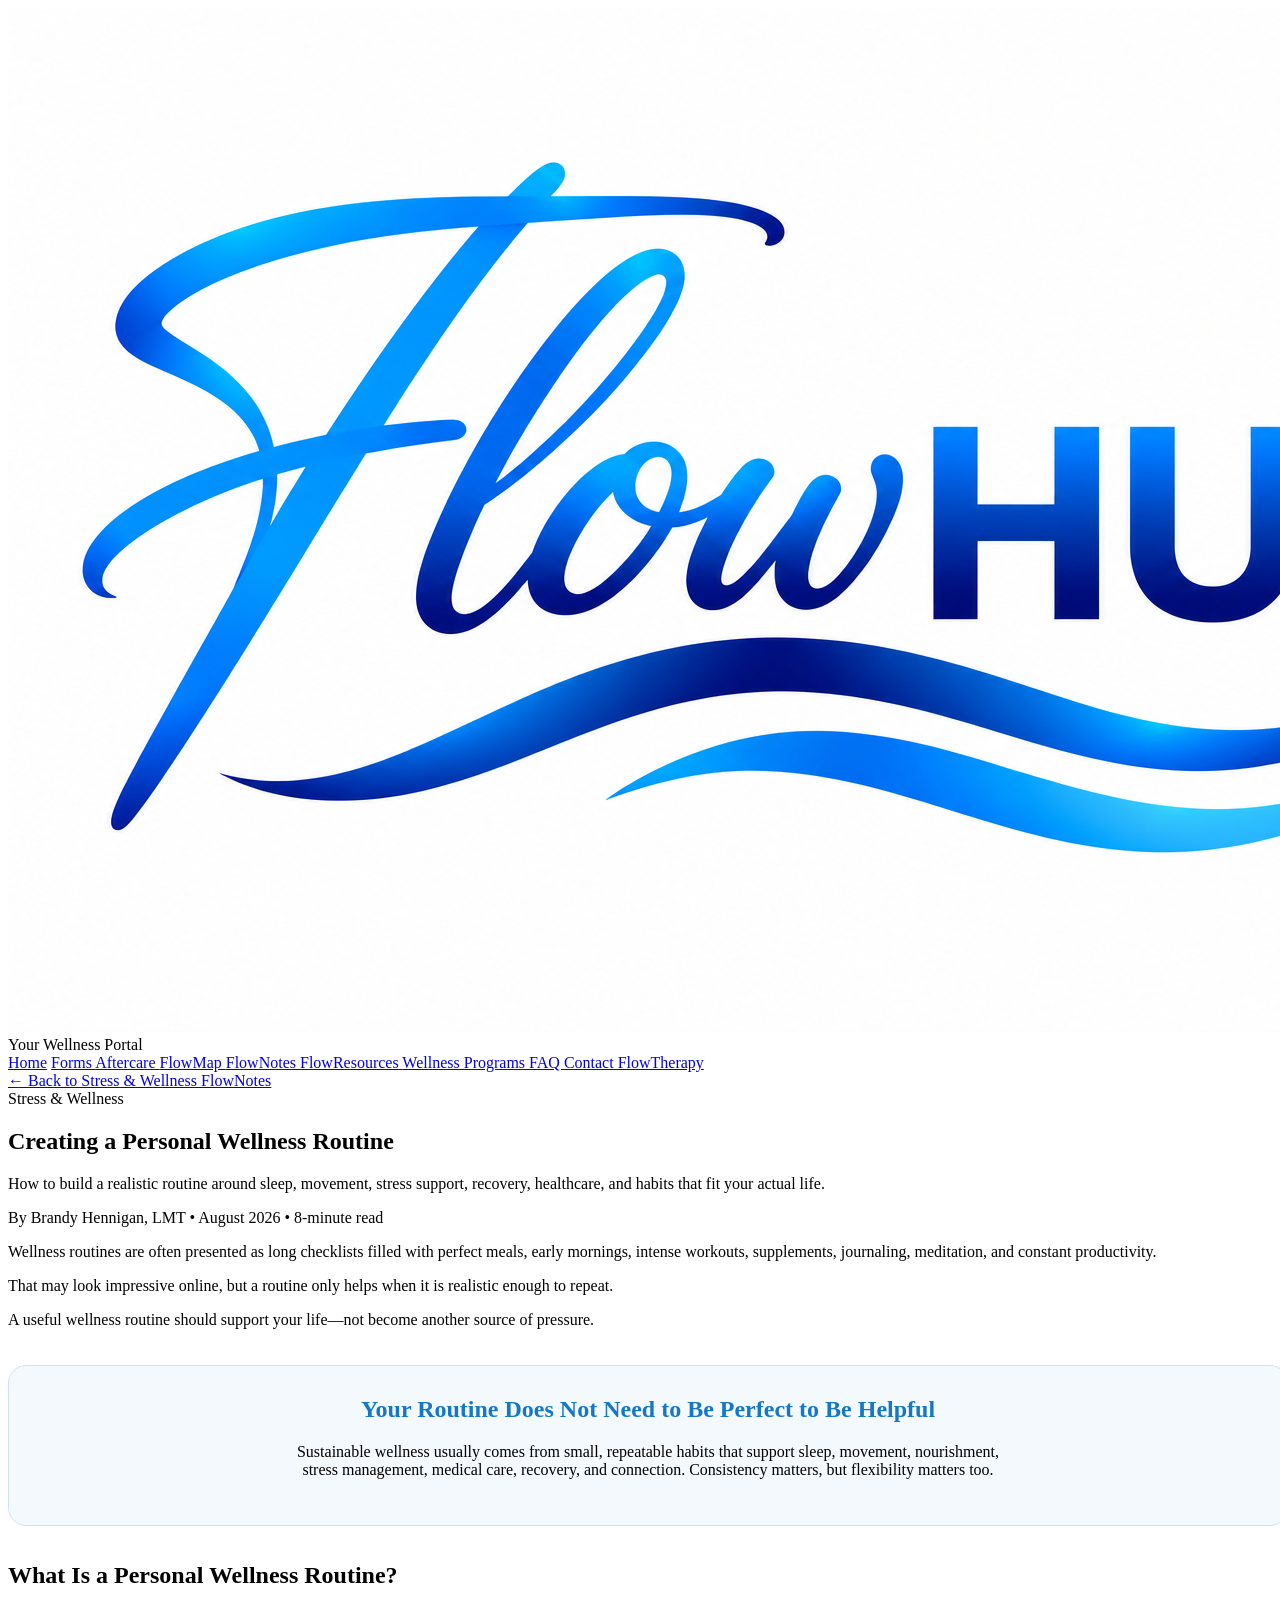
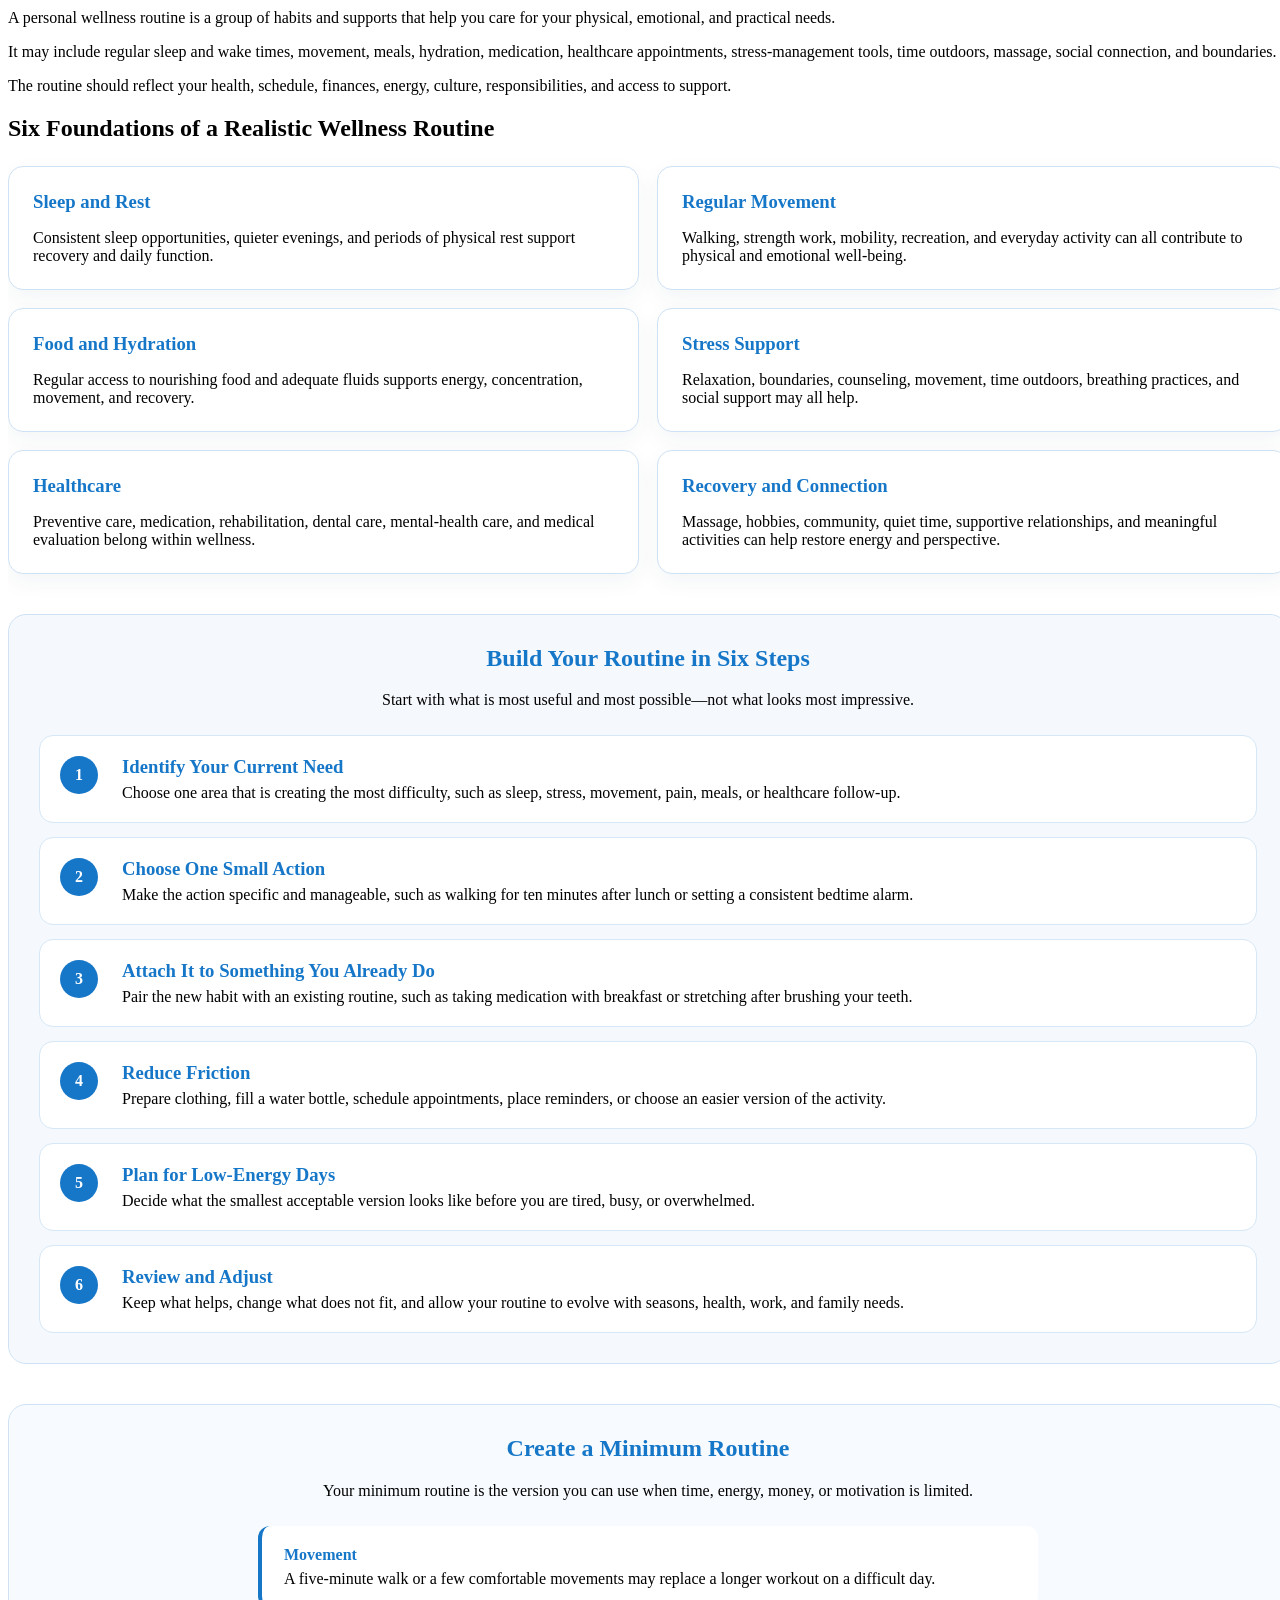
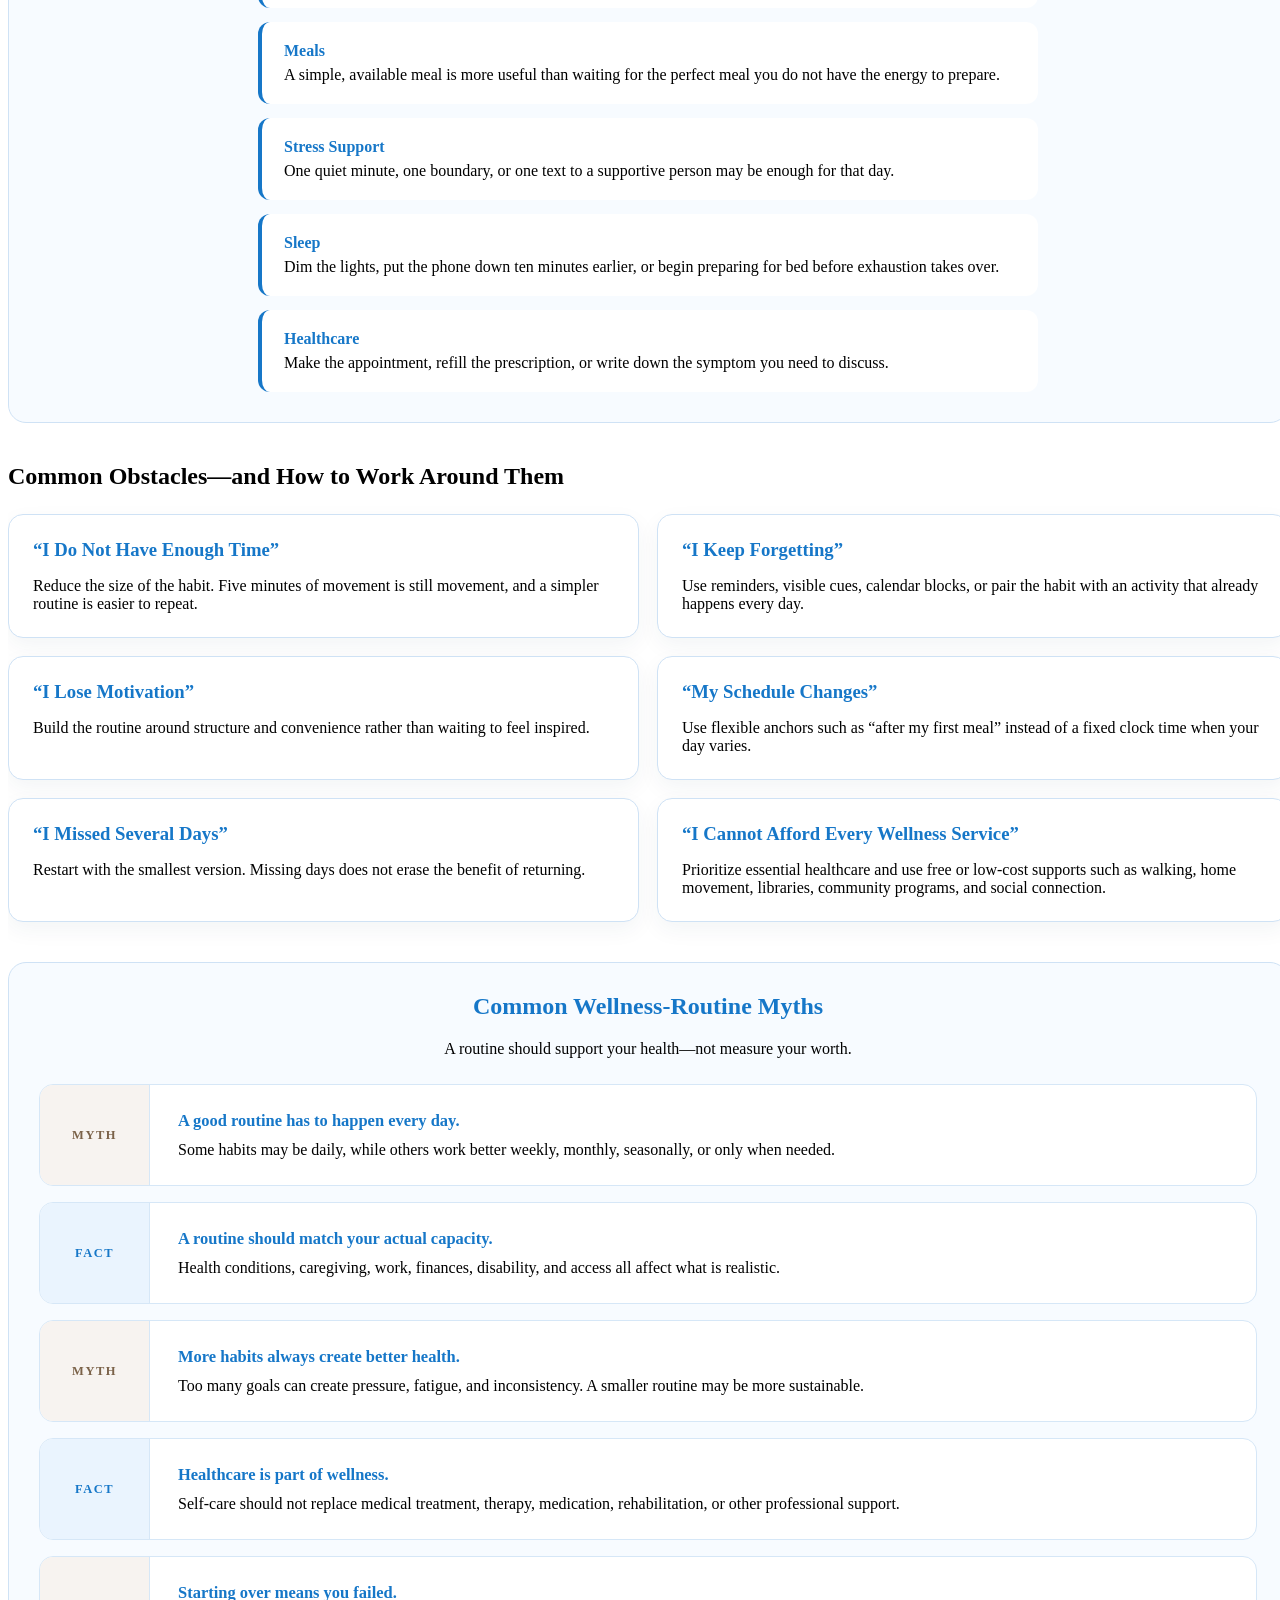
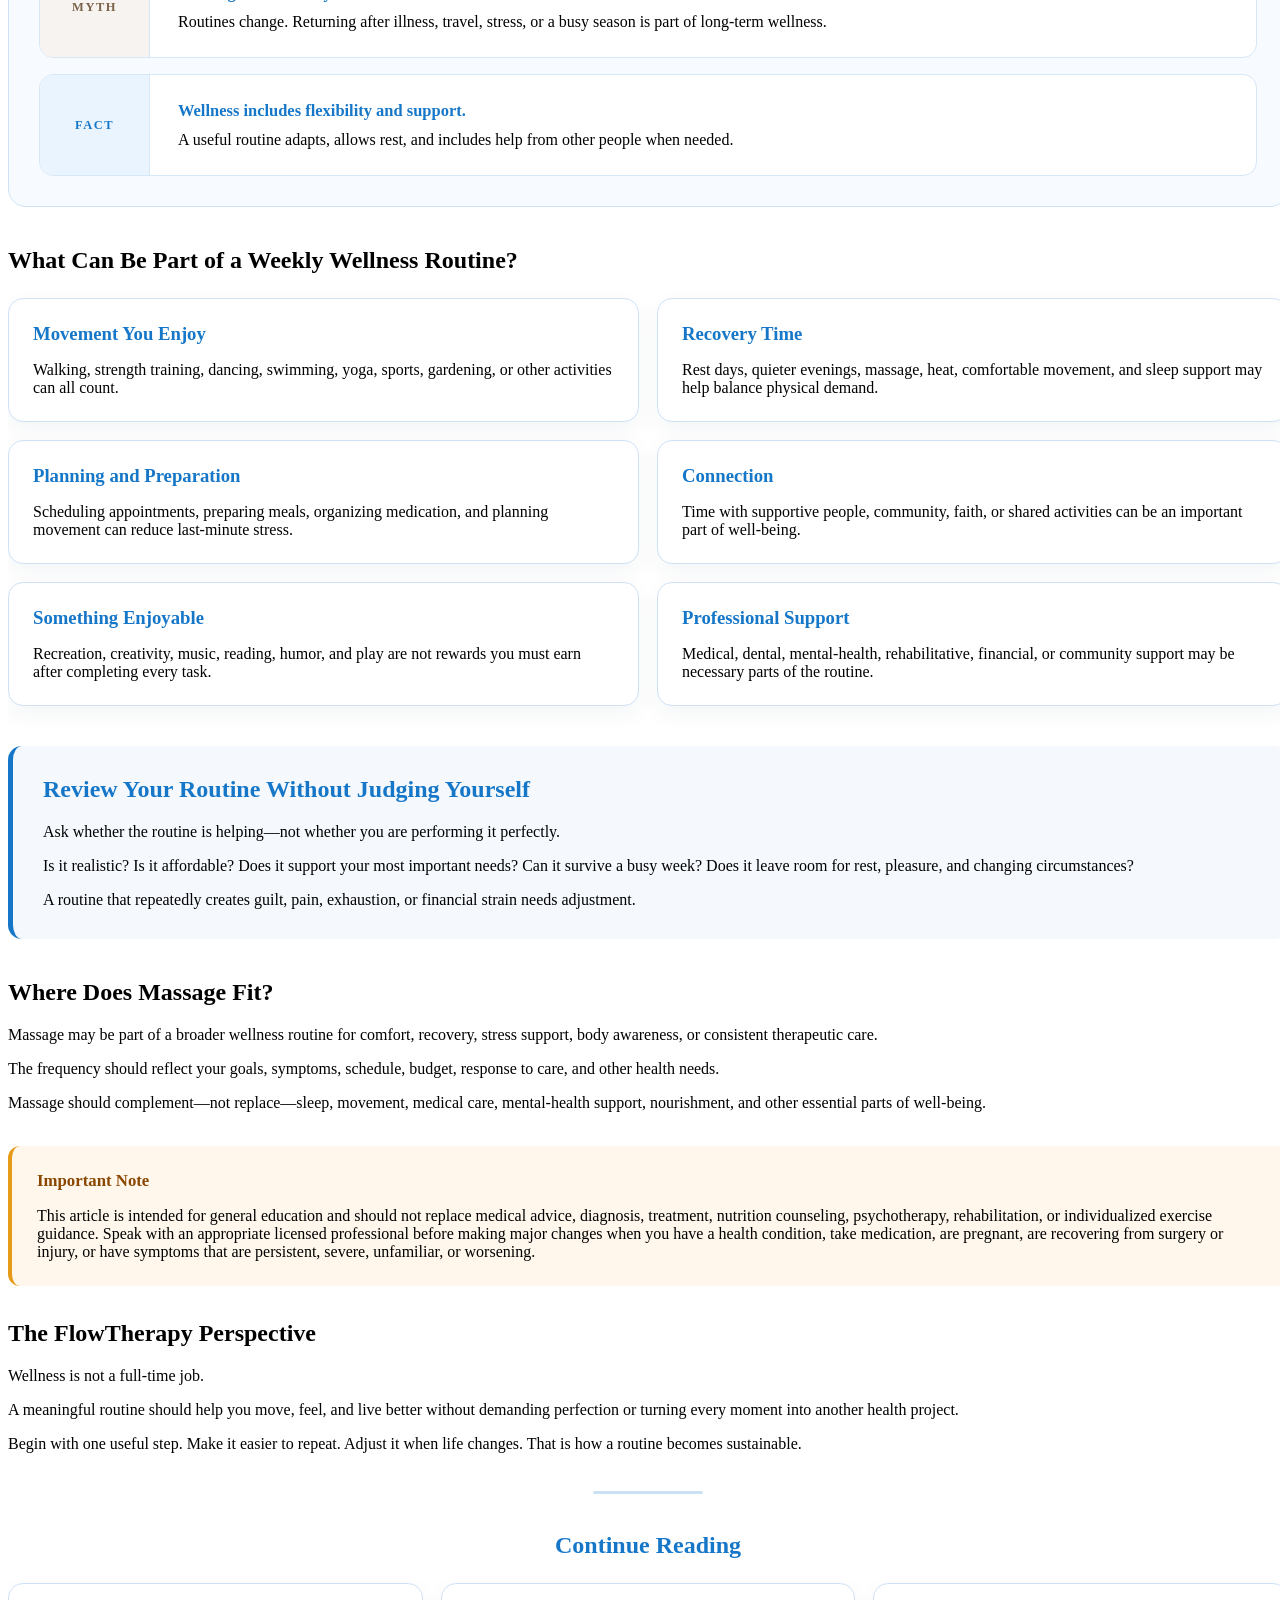
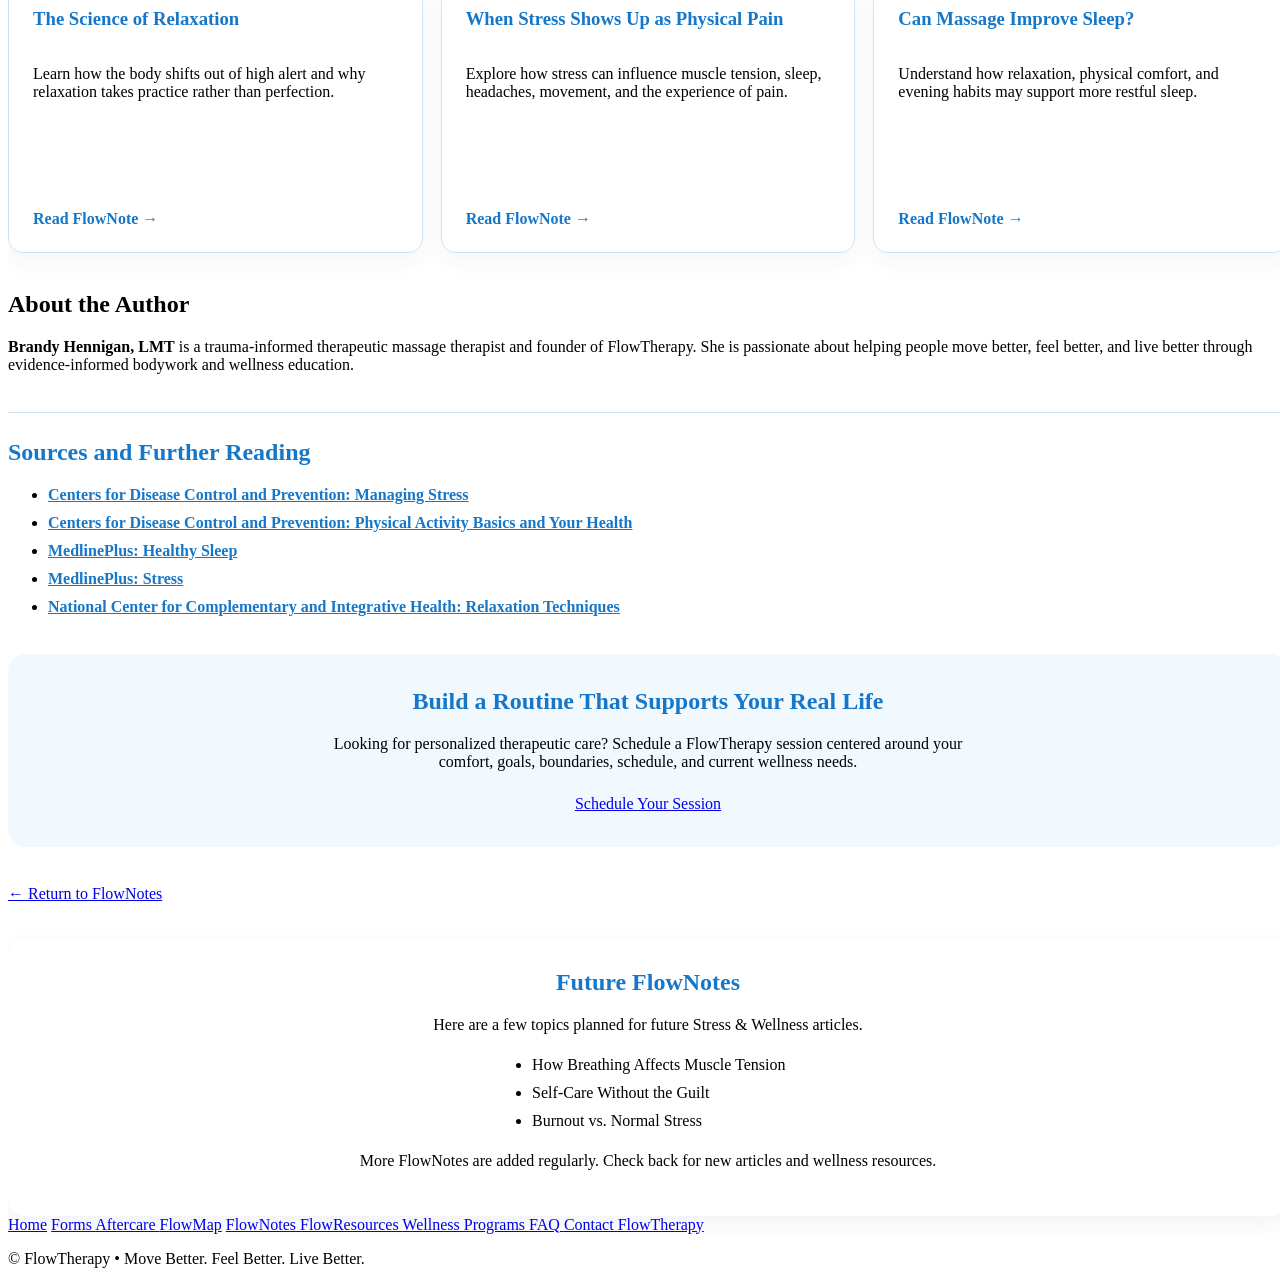
<file: articles/creating-a-personal-wellness-routine.html>
<!doctype html>
<html lang="en">
  <head>
    <meta charset="UTF-8" />
    <meta name="viewport" content="width=device-width, initial-scale=1.0" />

    <title>FlowNotes | Creating a Personal Wellness Routine</title>

    <meta
      name="description"
      content="Learn how to build a realistic personal wellness routine around sleep, movement, stress support, recovery, healthcare, and habits that fit your actual life."
    />

    <link rel="stylesheet" href="../assets/css/style.css" />
    <link rel="manifest" href="../manifest.webmanifest" />

    <link rel="icon" href="../assets/icons/favicon.ico" />
    <link
      rel="icon"
      type="image/png"
      sizes="32x32"
      href="../assets/icons/favicon-32x32.png"
    />
    <link
      rel="icon"
      type="image/png"
      sizes="16x16"
      href="../assets/icons/favicon-16x16.png"
    />
    <link
      rel="apple-touch-icon"
      sizes="180x180"
      href="../assets/icons/apple-touch-icon.png"
    />

    <meta name="apple-mobile-web-app-capable" content="yes" />
    <meta name="apple-mobile-web-app-status-bar-style" content="default" />
    <meta name="apple-mobile-web-app-title" content="FlowHub" />
    <meta name="theme-color" content="#1677c8" />

    <style>
      .wellness-highlight {
        margin: 36px 0;
        padding: 30px;
        border: 1px solid #cfe2f5;
        border-radius: 18px;
        background: #f4f9fe;
        text-align: center;
      }

      .wellness-highlight h2 {
        margin-top: 0;
        color: #1677c8;
      }

      .wellness-highlight p {
        max-width: 720px;
        margin-right: auto;
        margin-left: auto;
      }

      .wellness-foundations-grid,
      .wellness-obstacles-grid,
      .wellness-support-grid {
        display: grid;
        grid-template-columns: repeat(2, minmax(0, 1fr));
        gap: 18px;
        margin: 24px 0 38px;
      }

      .wellness-foundation-card,
      .wellness-obstacle-card,
      .wellness-support-card {
        padding: 24px;
        border: 1px solid #cfe2f5;
        border-radius: 15px;
        background: #ffffff;
        box-shadow: 0 8px 22px rgba(20, 55, 85, 0.05);
      }

      .wellness-foundation-card h3,
      .wellness-obstacle-card h3,
      .wellness-support-card h3 {
        margin-top: 0;
        margin-bottom: 9px;
        color: #1677c8;
      }

      .wellness-foundation-card p,
      .wellness-obstacle-card p,
      .wellness-support-card p {
        margin-bottom: 0;
      }

      .routine-builder {
        margin: 40px 0;
        padding: 30px;
        border: 1px solid #cfe2f5;
        border-radius: 18px;
        background: #f5f9fd;
      }

      .routine-builder > h2,
      .routine-builder > p {
        text-align: center;
      }

      .routine-builder > h2 {
        margin-top: 0;
        color: #1677c8;
      }

      .routine-builder > p {
        max-width: 720px;
        margin-right: auto;
        margin-left: auto;
      }

      .routine-builder-list {
        display: grid;
        gap: 14px;
        margin-top: 26px;
      }

      .routine-builder-step {
        display: grid;
        grid-template-columns: 46px 1fr;
        gap: 16px;
        padding: 20px;
        border: 1px solid #d6e7f7;
        border-radius: 14px;
        background: #ffffff;
      }

      .routine-builder-number {
        display: flex;
        align-items: center;
        justify-content: center;
        width: 38px;
        height: 38px;
        border-radius: 50%;
        background: #1677c8;
        color: #ffffff;
        font-weight: 800;
      }

      .routine-builder-step h3 {
        margin: 0 0 6px;
        color: #1677c8;
      }

      .routine-builder-step p {
        margin: 0;
      }

      .minimum-routine {
        margin: 40px 0;
        padding: 30px;
        border: 1px solid #cfe2f5;
        border-radius: 18px;
        background: #f7fbff;
      }

      .minimum-routine > h2,
      .minimum-routine > p {
        text-align: center;
      }

      .minimum-routine > h2 {
        margin-top: 0;
        color: #1677c8;
      }

      .minimum-routine > p {
        max-width: 720px;
        margin-right: auto;
        margin-left: auto;
      }

      .minimum-routine-list {
        display: grid;
        gap: 14px;
        max-width: 780px;
        margin: 26px auto 0;
      }

      .minimum-routine-item {
        padding: 20px 22px;
        border-left: 4px solid #1677c8;
        border-radius: 12px;
        background: #ffffff;
      }

      .minimum-routine-item strong {
        display: block;
        margin-bottom: 6px;
        color: #1677c8;
      }

      .minimum-routine-item p {
        margin: 0;
      }

      .wellness-myths {
        margin: 40px 0;
        padding: 30px;
        border: 1px solid #cfe2f5;
        border-radius: 18px;
        background: #f7fbff;
      }

      .wellness-myths > h2,
      .wellness-myths > p {
        text-align: center;
      }

      .wellness-myths > h2 {
        margin-top: 0;
        color: #1677c8;
      }

      .wellness-myths > p {
        max-width: 720px;
        margin-right: auto;
        margin-left: auto;
      }

      .wellness-myth-list {
        display: grid;
        gap: 16px;
        margin-top: 26px;
      }

      .wellness-myth-row {
        display: grid;
        grid-template-columns: 110px minmax(0, 1fr);
        overflow: hidden;
        border: 1px solid #d6e7f7;
        border-radius: 14px;
        background: #ffffff;
      }

      .wellness-myth-label {
        display: flex;
        align-items: center;
        justify-content: center;
        padding: 24px 16px;
        border-right: 1px solid #d6e7f7;
        font-size: 0.78rem;
        font-weight: 800;
        letter-spacing: 0.12em;
        text-transform: uppercase;
      }

      .wellness-myth-label.myth-label {
        background: #f7f3f0;
        color: #7b6249;
      }

      .wellness-myth-label.fact-label {
        background: #eaf4fe;
        color: #1677c8;
      }

      .wellness-myth-content {
        padding: 26px 28px;
      }

      .wellness-myth-content strong {
        display: block;
        margin-bottom: 10px;
        color: #1677c8;
        font-size: 1.03rem;
      }

      .wellness-myth-content p {
        margin: 0;
      }

      .wellness-review {
        margin: 40px 0;
        padding: 30px;
        border-left: 5px solid #1677c8;
        border-radius: 14px;
        background: #f5f9fd;
      }

      .wellness-review h2 {
        margin-top: 0;
        color: #1677c8;
      }

      .wellness-review p:last-child {
        margin-bottom: 0;
      }

      .wellness-warning {
        margin: 34px 0;
        padding: 25px;
        border-left: 4px solid #e59a18;
        border-radius: 12px;
        background: #fff7ec;
      }

      .wellness-warning h2 {
        margin-top: 0;
        color: #8a4700;
        font-size: 1.05rem;
      }

      .wellness-warning p {
        margin-bottom: 0;
      }

      .article-divider {
        width: 110px;
        height: 3px;
        margin: 38px auto;
        border: 0;
        border-radius: 999px;
        background: #1677c8;
        opacity: 0.22;
      }

      .wellness-related {
        margin: 38px 0;
      }

      .wellness-related > h2 {
        text-align: center;
        color: #1677c8;
      }

      .wellness-related-grid {
        display: grid;
        grid-template-columns: repeat(3, minmax(0, 1fr));
        gap: 18px;
        margin-top: 24px;
      }

      .wellness-related-card {
        display: flex;
        flex-direction: column;
        min-height: 220px;
        padding: 24px;
        border: 1px solid #cfe2f5;
        border-radius: 15px;
        background: #ffffff;
        color: inherit;
        text-decoration: none;
        box-shadow: 0 8px 22px rgba(20, 55, 85, 0.05);
      }

      .wellness-related-card:hover {
        transform: translateY(-3px);
      }

      .wellness-related-card h3 {
        margin-top: 0;
        color: #1677c8;
      }

      .wellness-related-card p {
        flex: 1;
      }

      .wellness-related-card span {
        color: #1677c8;
        font-weight: 700;
      }

      .wellness-cta {
        margin: 38px 0;
        padding: 34px;
        border-radius: 18px;
        background: #f1f8fe;
        text-align: center;
      }

      .wellness-cta h2 {
        margin-top: 0;
        color: #1677c8;
      }

      .wellness-cta p {
        max-width: 680px;
        margin-right: auto;
        margin-bottom: 24px;
        margin-left: auto;
      }

      .future-flownotes-static {
        margin: 36px 0 0;
        padding: 30px;
        border-radius: 18px;
        background: #ffffff;
        box-shadow: 0 8px 24px rgba(20, 55, 85, 0.06);
      }

      .future-flownotes-static h2 {
        margin-top: 0;
        text-align: center;
        color: #1677c8;
      }

      .future-flownotes-static > p {
        text-align: center;
      }

      .future-flownotes-static ul {
        width: fit-content;
        max-width: 100%;
        margin: 22px auto;
        padding-left: 1.35rem;
      }

      .future-flownotes-static li {
        margin-bottom: 10px;
      }

      .article-sources {
        margin-top: 38px;
        padding-top: 26px;
        border-top: 1px solid #cfe2f5;
      }

      .article-sources h2 {
        margin-top: 0;
        color: #1677c8;
      }

      .article-sources li {
        margin-bottom: 10px;
      }

      .article-sources a {
        color: #1677c8;
        font-weight: 600;
      }

      @media (max-width: 820px) {
        .wellness-related-grid {
          grid-template-columns: 1fr;
        }
      }

      @media (max-width: 700px) {
        .wellness-foundations-grid,
        .wellness-obstacles-grid,
        .wellness-support-grid,
        .wellness-myth-row {
          grid-template-columns: 1fr;
        }

        .wellness-myth-label {
          justify-content: flex-start;
          border-right: 0;
          border-bottom: 1px solid #d6e7f7;
          padding: 14px 20px;
        }

        .wellness-highlight,
        .routine-builder,
        .minimum-routine,
        .wellness-myths,
        .wellness-cta,
        .future-flownotes-static {
          padding: 22px;
        }
      }
    </style>
  </head>

  <body data-article-id="creating-a-personal-wellness-routine">
    <!-- Shared header generated by site-layout.js -->
    <div id="site-header"></div>

    <main class="article-container">
      <div class="article-back">
        <a href="../categories/stress-wellness.html">
          ← Back to Stress &amp; Wellness FlowNotes
        </a>
      </div>

      <article class="flow-article">
        <header class="article-header">
          <div class="article-label">Stress &amp; Wellness</div>

          <h1>Creating a Personal Wellness Routine</h1>

          <p class="article-subtitle">
            How to build a realistic routine around sleep, movement, stress
            support, recovery, healthcare, and habits that fit your actual life.
          </p>

          <div class="article-meta">
            By Brandy Hennigan, LMT
            <span aria-hidden="true">•</span>
            August 2026
            <span aria-hidden="true">•</span>
            8-minute read
          </div>
        </header>

        <div class="article-intro">
          <p>
            Wellness routines are often presented as long checklists filled with
            perfect meals, early mornings, intense workouts, supplements,
            journaling, meditation, and constant productivity.
          </p>

          <p>
            That may look impressive online, but a routine only helps when it is
            realistic enough to repeat.
          </p>

          <p>
            A useful wellness routine should support your life—not become
            another source of pressure.
          </p>
        </div>

        <section class="wellness-highlight">
          <h2>Your Routine Does Not Need to Be Perfect to Be Helpful</h2>

          <p>
            Sustainable wellness usually comes from small, repeatable habits
            that support sleep, movement, nourishment, stress management,
            medical care, recovery, and connection. Consistency matters, but
            flexibility matters too.
          </p>
        </section>

        <section>
          <h2>What Is a Personal Wellness Routine?</h2>

          <p>
            A personal wellness routine is a group of habits and supports that
            help you care for your physical, emotional, and practical needs.
          </p>

          <p>
            It may include regular sleep and wake times, movement, meals,
            hydration, medication, healthcare appointments, stress-management
            tools, time outdoors, massage, social connection, and boundaries.
          </p>

          <p>
            The routine should reflect your health, schedule, finances, energy,
            culture, responsibilities, and access to support.
          </p>
        </section>

        <section>
          <h2>Six Foundations of a Realistic Wellness Routine</h2>

          <div class="wellness-foundations-grid">
            <article class="wellness-foundation-card">
              <h3>Sleep and Rest</h3>
              <p>
                Consistent sleep opportunities, quieter evenings, and periods of
                physical rest support recovery and daily function.
              </p>
            </article>

            <article class="wellness-foundation-card">
              <h3>Regular Movement</h3>
              <p>
                Walking, strength work, mobility, recreation, and everyday
                activity can all contribute to physical and emotional
                well-being.
              </p>
            </article>

            <article class="wellness-foundation-card">
              <h3>Food and Hydration</h3>
              <p>
                Regular access to nourishing food and adequate fluids supports
                energy, concentration, movement, and recovery.
              </p>
            </article>

            <article class="wellness-foundation-card">
              <h3>Stress Support</h3>
              <p>
                Relaxation, boundaries, counseling, movement, time outdoors,
                breathing practices, and social support may all help.
              </p>
            </article>

            <article class="wellness-foundation-card">
              <h3>Healthcare</h3>
              <p>
                Preventive care, medication, rehabilitation, dental care,
                mental-health care, and medical evaluation belong within
                wellness.
              </p>
            </article>

            <article class="wellness-foundation-card">
              <h3>Recovery and Connection</h3>
              <p>
                Massage, hobbies, community, quiet time, supportive
                relationships, and meaningful activities can help restore energy
                and perspective.
              </p>
            </article>
          </div>
        </section>

        <section class="routine-builder">
          <h2>Build Your Routine in Six Steps</h2>

          <p>
            Start with what is most useful and most possible—not what looks most
            impressive.
          </p>

          <div class="routine-builder-list">
            <article class="routine-builder-step">
              <div class="routine-builder-number">1</div>
              <div>
                <h3>Identify Your Current Need</h3>
                <p>
                  Choose one area that is creating the most difficulty, such as
                  sleep, stress, movement, pain, meals, or healthcare follow-up.
                </p>
              </div>
            </article>

            <article class="routine-builder-step">
              <div class="routine-builder-number">2</div>
              <div>
                <h3>Choose One Small Action</h3>
                <p>
                  Make the action specific and manageable, such as walking for
                  ten minutes after lunch or setting a consistent bedtime alarm.
                </p>
              </div>
            </article>

            <article class="routine-builder-step">
              <div class="routine-builder-number">3</div>
              <div>
                <h3>Attach It to Something You Already Do</h3>
                <p>
                  Pair the new habit with an existing routine, such as taking
                  medication with breakfast or stretching after brushing your
                  teeth.
                </p>
              </div>
            </article>

            <article class="routine-builder-step">
              <div class="routine-builder-number">4</div>
              <div>
                <h3>Reduce Friction</h3>
                <p>
                  Prepare clothing, fill a water bottle, schedule appointments,
                  place reminders, or choose an easier version of the activity.
                </p>
              </div>
            </article>

            <article class="routine-builder-step">
              <div class="routine-builder-number">5</div>
              <div>
                <h3>Plan for Low-Energy Days</h3>
                <p>
                  Decide what the smallest acceptable version looks like before
                  you are tired, busy, or overwhelmed.
                </p>
              </div>
            </article>

            <article class="routine-builder-step">
              <div class="routine-builder-number">6</div>
              <div>
                <h3>Review and Adjust</h3>
                <p>
                  Keep what helps, change what does not fit, and allow your
                  routine to evolve with seasons, health, work, and family
                  needs.
                </p>
              </div>
            </article>
          </div>
        </section>

        <section class="minimum-routine">
          <h2>Create a Minimum Routine</h2>

          <p>
            Your minimum routine is the version you can use when time, energy,
            money, or motivation is limited.
          </p>

          <div class="minimum-routine-list">
            <article class="minimum-routine-item">
              <strong>Movement</strong>
              <p>
                A five-minute walk or a few comfortable movements may replace a
                longer workout on a difficult day.
              </p>
            </article>

            <article class="minimum-routine-item">
              <strong>Meals</strong>
              <p>
                A simple, available meal is more useful than waiting for the
                perfect meal you do not have the energy to prepare.
              </p>
            </article>

            <article class="minimum-routine-item">
              <strong>Stress Support</strong>
              <p>
                One quiet minute, one boundary, or one text to a supportive
                person may be enough for that day.
              </p>
            </article>

            <article class="minimum-routine-item">
              <strong>Sleep</strong>
              <p>
                Dim the lights, put the phone down ten minutes earlier, or begin
                preparing for bed before exhaustion takes over.
              </p>
            </article>

            <article class="minimum-routine-item">
              <strong>Healthcare</strong>
              <p>
                Make the appointment, refill the prescription, or write down the
                symptom you need to discuss.
              </p>
            </article>
          </div>
        </section>

        <section>
          <h2>Common Obstacles—and How to Work Around Them</h2>

          <div class="wellness-obstacles-grid">
            <article class="wellness-obstacle-card">
              <h3>“I Do Not Have Enough Time”</h3>
              <p>
                Reduce the size of the habit. Five minutes of movement is still
                movement, and a simpler routine is easier to repeat.
              </p>
            </article>

            <article class="wellness-obstacle-card">
              <h3>“I Keep Forgetting”</h3>
              <p>
                Use reminders, visible cues, calendar blocks, or pair the habit
                with an activity that already happens every day.
              </p>
            </article>

            <article class="wellness-obstacle-card">
              <h3>“I Lose Motivation”</h3>
              <p>
                Build the routine around structure and convenience rather than
                waiting to feel inspired.
              </p>
            </article>

            <article class="wellness-obstacle-card">
              <h3>“My Schedule Changes”</h3>
              <p>
                Use flexible anchors such as “after my first meal” instead of a
                fixed clock time when your day varies.
              </p>
            </article>

            <article class="wellness-obstacle-card">
              <h3>“I Missed Several Days”</h3>
              <p>
                Restart with the smallest version. Missing days does not erase
                the benefit of returning.
              </p>
            </article>

            <article class="wellness-obstacle-card">
              <h3>“I Cannot Afford Every Wellness Service”</h3>
              <p>
                Prioritize essential healthcare and use free or low-cost
                supports such as walking, home movement, libraries, community
                programs, and social connection.
              </p>
            </article>
          </div>
        </section>

        <section class="wellness-myths">
          <h2>Common Wellness-Routine Myths</h2>

          <p>A routine should support your health—not measure your worth.</p>

          <div class="wellness-myth-list">
            <article class="wellness-myth-row">
              <div class="wellness-myth-label myth-label">Myth</div>
              <div class="wellness-myth-content">
                <strong>A good routine has to happen every day.</strong>
                <p>
                  Some habits may be daily, while others work better weekly,
                  monthly, seasonally, or only when needed.
                </p>
              </div>
            </article>

            <article class="wellness-myth-row">
              <div class="wellness-myth-label fact-label">Fact</div>
              <div class="wellness-myth-content">
                <strong>A routine should match your actual capacity.</strong>
                <p>
                  Health conditions, caregiving, work, finances, disability, and
                  access all affect what is realistic.
                </p>
              </div>
            </article>

            <article class="wellness-myth-row">
              <div class="wellness-myth-label myth-label">Myth</div>
              <div class="wellness-myth-content">
                <strong>More habits always create better health.</strong>
                <p>
                  Too many goals can create pressure, fatigue, and
                  inconsistency. A smaller routine may be more sustainable.
                </p>
              </div>
            </article>

            <article class="wellness-myth-row">
              <div class="wellness-myth-label fact-label">Fact</div>
              <div class="wellness-myth-content">
                <strong>Healthcare is part of wellness.</strong>
                <p>
                  Self-care should not replace medical treatment, therapy,
                  medication, rehabilitation, or other professional support.
                </p>
              </div>
            </article>

            <article class="wellness-myth-row">
              <div class="wellness-myth-label myth-label">Myth</div>
              <div class="wellness-myth-content">
                <strong>Starting over means you failed.</strong>
                <p>
                  Routines change. Returning after illness, travel, stress, or a
                  busy season is part of long-term wellness.
                </p>
              </div>
            </article>

            <article class="wellness-myth-row">
              <div class="wellness-myth-label fact-label">Fact</div>
              <div class="wellness-myth-content">
                <strong>Wellness includes flexibility and support.</strong>
                <p>
                  A useful routine adapts, allows rest, and includes help from
                  other people when needed.
                </p>
              </div>
            </article>
          </div>
        </section>

        <section>
          <h2>What Can Be Part of a Weekly Wellness Routine?</h2>

          <div class="wellness-support-grid">
            <article class="wellness-support-card">
              <h3>Movement You Enjoy</h3>
              <p>
                Walking, strength training, dancing, swimming, yoga, sports,
                gardening, or other activities can all count.
              </p>
            </article>

            <article class="wellness-support-card">
              <h3>Recovery Time</h3>
              <p>
                Rest days, quieter evenings, massage, heat, comfortable
                movement, and sleep support may help balance physical demand.
              </p>
            </article>

            <article class="wellness-support-card">
              <h3>Planning and Preparation</h3>
              <p>
                Scheduling appointments, preparing meals, organizing medication,
                and planning movement can reduce last-minute stress.
              </p>
            </article>

            <article class="wellness-support-card">
              <h3>Connection</h3>
              <p>
                Time with supportive people, community, faith, or shared
                activities can be an important part of well-being.
              </p>
            </article>

            <article class="wellness-support-card">
              <h3>Something Enjoyable</h3>
              <p>
                Recreation, creativity, music, reading, humor, and play are not
                rewards you must earn after completing every task.
              </p>
            </article>

            <article class="wellness-support-card">
              <h3>Professional Support</h3>
              <p>
                Medical, dental, mental-health, rehabilitative, financial, or
                community support may be necessary parts of the routine.
              </p>
            </article>
          </div>
        </section>

        <section class="wellness-review">
          <h2>Review Your Routine Without Judging Yourself</h2>

          <p>
            Ask whether the routine is helping—not whether you are performing it
            perfectly.
          </p>

          <p>
            Is it realistic? Is it affordable? Does it support your most
            important needs? Can it survive a busy week? Does it leave room for
            rest, pleasure, and changing circumstances?
          </p>

          <p>
            A routine that repeatedly creates guilt, pain, exhaustion, or
            financial strain needs adjustment.
          </p>
        </section>

        <section>
          <h2>Where Does Massage Fit?</h2>

          <p>
            Massage may be part of a broader wellness routine for comfort,
            recovery, stress support, body awareness, or consistent therapeutic
            care.
          </p>

          <p>
            The frequency should reflect your goals, symptoms, schedule, budget,
            response to care, and other health needs.
          </p>

          <p>
            Massage should complement—not replace—sleep, movement, medical care,
            mental-health support, nourishment, and other essential parts of
            well-being.
          </p>
        </section>

        <section class="wellness-warning">
          <h2>Important Note</h2>

          <p>
            This article is intended for general education and should not
            replace medical advice, diagnosis, treatment, nutrition counseling,
            psychotherapy, rehabilitation, or individualized exercise guidance.
            Speak with an appropriate licensed professional before making major
            changes when you have a health condition, take medication, are
            pregnant, are recovering from surgery or injury, or have symptoms
            that are persistent, severe, unfamiliar, or worsening.
          </p>
        </section>

        <section>
          <h2>The FlowTherapy Perspective</h2>

          <p>Wellness is not a full-time job.</p>

          <p>
            A meaningful routine should help you move, feel, and live better
            without demanding perfection or turning every moment into another
            health project.
          </p>

          <p>
            Begin with one useful step. Make it easier to repeat. Adjust it when
            life changes. That is how a routine becomes sustainable.
          </p>
        </section>

        <hr class="article-divider" />

        <section class="wellness-related">
          <h2>Continue Reading</h2>

          <div class="wellness-related-grid">
            <a
              href="the-science-of-relaxation.html"
              class="wellness-related-card"
            >
              <h3>The Science of Relaxation</h3>
              <p>
                Learn how the body shifts out of high alert and why relaxation
                takes practice rather than perfection.
              </p>
              <span>Read FlowNote →</span>
            </a>

            <a
              href="when-stress-shows-up-as-physical-pain.html"
              class="wellness-related-card"
            >
              <h3>When Stress Shows Up as Physical Pain</h3>
              <p>
                Explore how stress can influence muscle tension, sleep,
                headaches, movement, and the experience of pain.
              </p>
              <span>Read FlowNote →</span>
            </a>

            <a
              href="can-massage-improve-sleep.html"
              class="wellness-related-card"
            >
              <h3>Can Massage Improve Sleep?</h3>
              <p>
                Understand how relaxation, physical comfort, and evening habits
                may support more restful sleep.
              </p>
              <span>Read FlowNote →</span>
            </a>
          </div>
        </section>

        <section class="author-card">
          <h2>About the Author</h2>

          <p>
            <strong>Brandy Hennigan, LMT</strong> is a trauma-informed
            therapeutic massage therapist and founder of FlowTherapy. She is
            passionate about helping people move better, feel better, and live
            better through evidence-informed bodywork and wellness education.
          </p>
        </section>

        <section class="article-sources">
          <h2>Sources and Further Reading</h2>

          <ul>
            <li>
              <a
                href="https://www.cdc.gov/mental-health/living-with/index.html"
                target="_blank"
                rel="noopener noreferrer"
              >
                Centers for Disease Control and Prevention: Managing Stress
              </a>
            </li>

            <li>
              <a
                href="https://www.cdc.gov/physical-activity-basics/about/index.html"
                target="_blank"
                rel="noopener noreferrer"
              >
                Centers for Disease Control and Prevention: Physical Activity
                Basics and Your Health
              </a>
            </li>

            <li>
              <a
                href="https://medlineplus.gov/healthysleep.html"
                target="_blank"
                rel="noopener noreferrer"
              >
                MedlinePlus: Healthy Sleep
              </a>
            </li>

            <li>
              <a
                href="https://medlineplus.gov/stress.html"
                target="_blank"
                rel="noopener noreferrer"
              >
                MedlinePlus: Stress
              </a>
            </li>

            <li>
              <a
                href="https://www.nccih.nih.gov/health/relaxation-techniques-what-you-need-to-know"
                target="_blank"
                rel="noopener noreferrer"
              >
                National Center for Complementary and Integrative Health:
                Relaxation Techniques
              </a>
            </li>
          </ul>
        </section>

        <section class="wellness-cta">
          <h2>Build a Routine That Supports Your Real Life</h2>

          <p>
            Looking for personalized therapeutic care? Schedule a FlowTherapy
            session centered around your comfort, goals, boundaries, schedule,
            and current wellness needs.
          </p>

          <a
            href="https://flowtherapy.setmore.com/book"
            class="button"
            target="_blank"
            rel="noopener noreferrer"
          >
            Schedule Your Session
          </a>
        </section>

        <div class="article-back article-back-bottom">
          <a href="../pages/flownotes.html">← Return to FlowNotes</a>
        </div>

        <section class="future-flownotes-static">
          <h2>Future FlowNotes</h2>

          <p>
            Here are a few topics planned for future Stress &amp; Wellness
            articles.
          </p>

          <ul>
            <li>How Breathing Affects Muscle Tension</li>
            <li>Self-Care Without the Guilt</li>
            <li>Burnout vs. Normal Stress</li>
          </ul>

          <p>
            More FlowNotes are added regularly. Check back for new articles and
            wellness resources.
          </p>
        </section>
      </article>
    </main>

    <!-- Shared footer generated by site-layout.js -->
    <div id="site-footer"></div>

    <script src="/assets/js/site-layout.js"></script>
    <script src="/assets/js/content-registry.js"></script>
    <script src="/assets/js/related-articles.js"></script>
    <script src="/assets/js/article-utils.js"></script>
  </body>
</html>
</file>
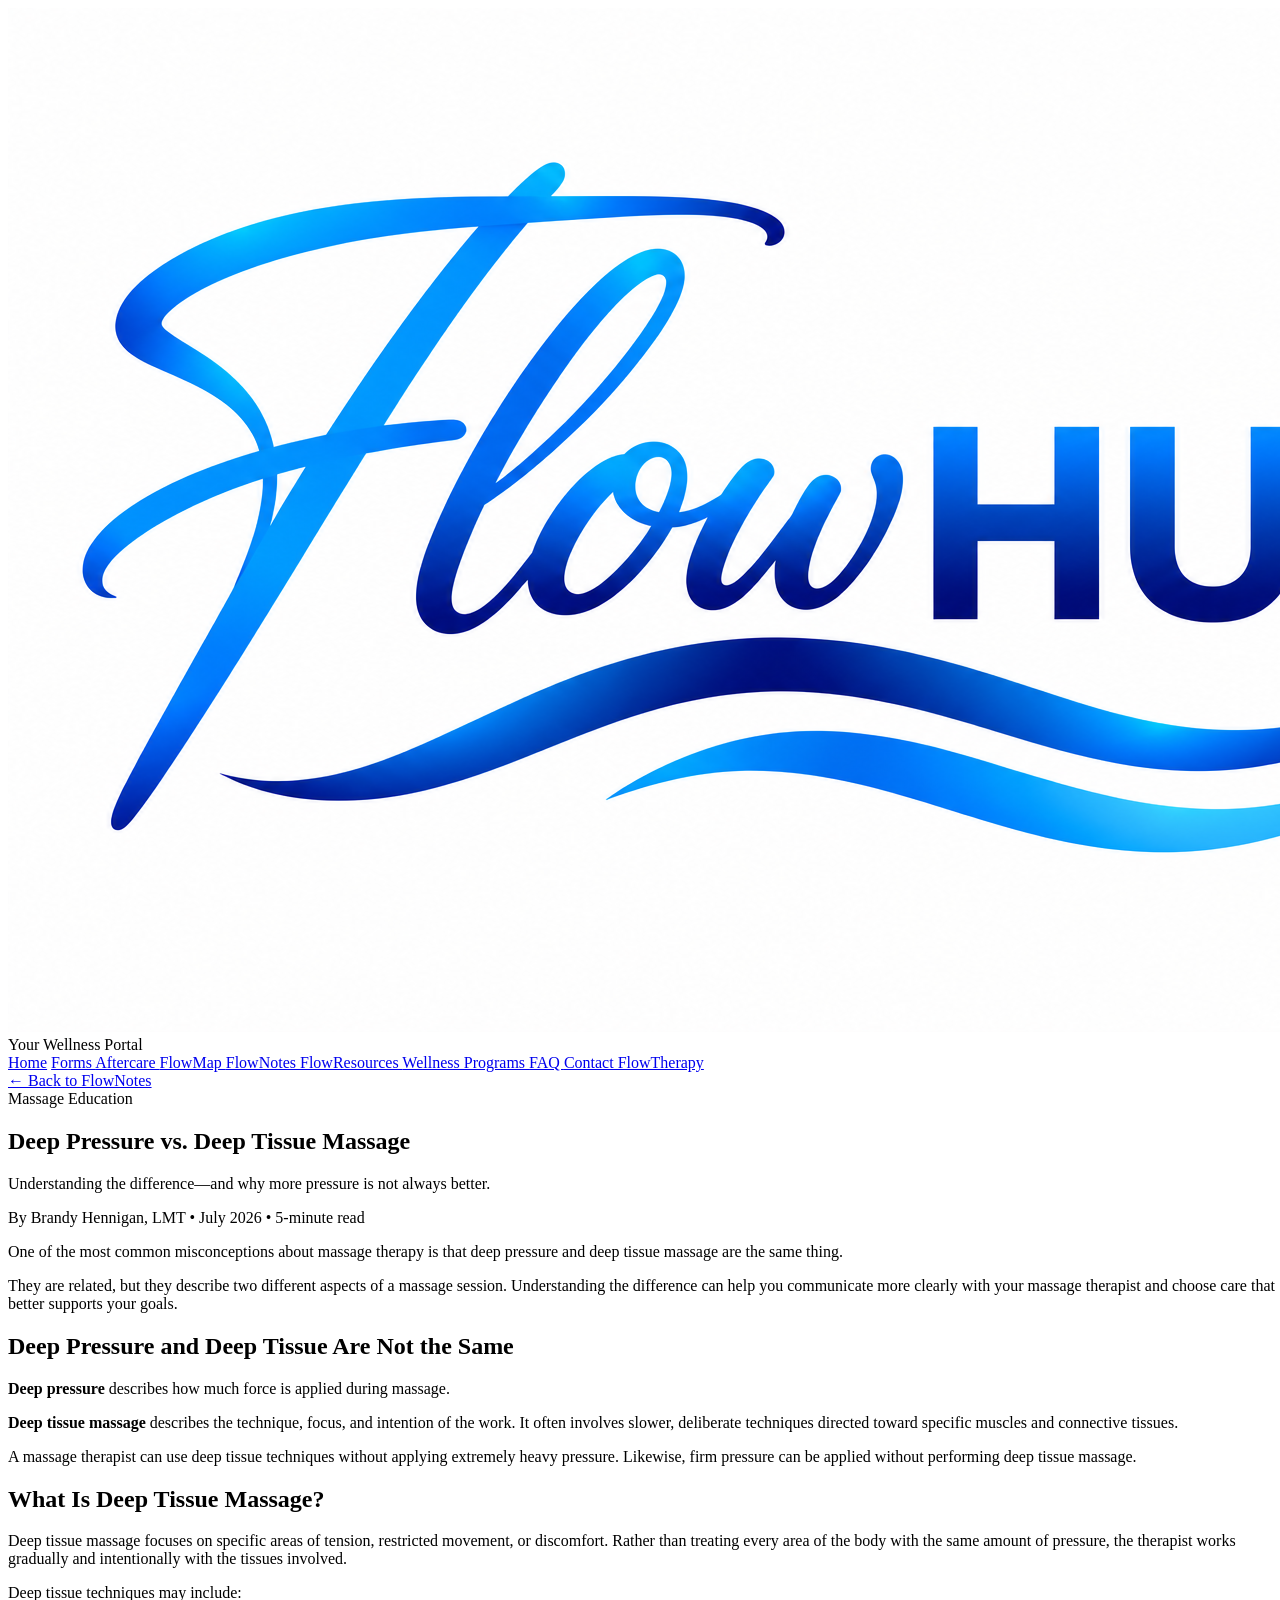
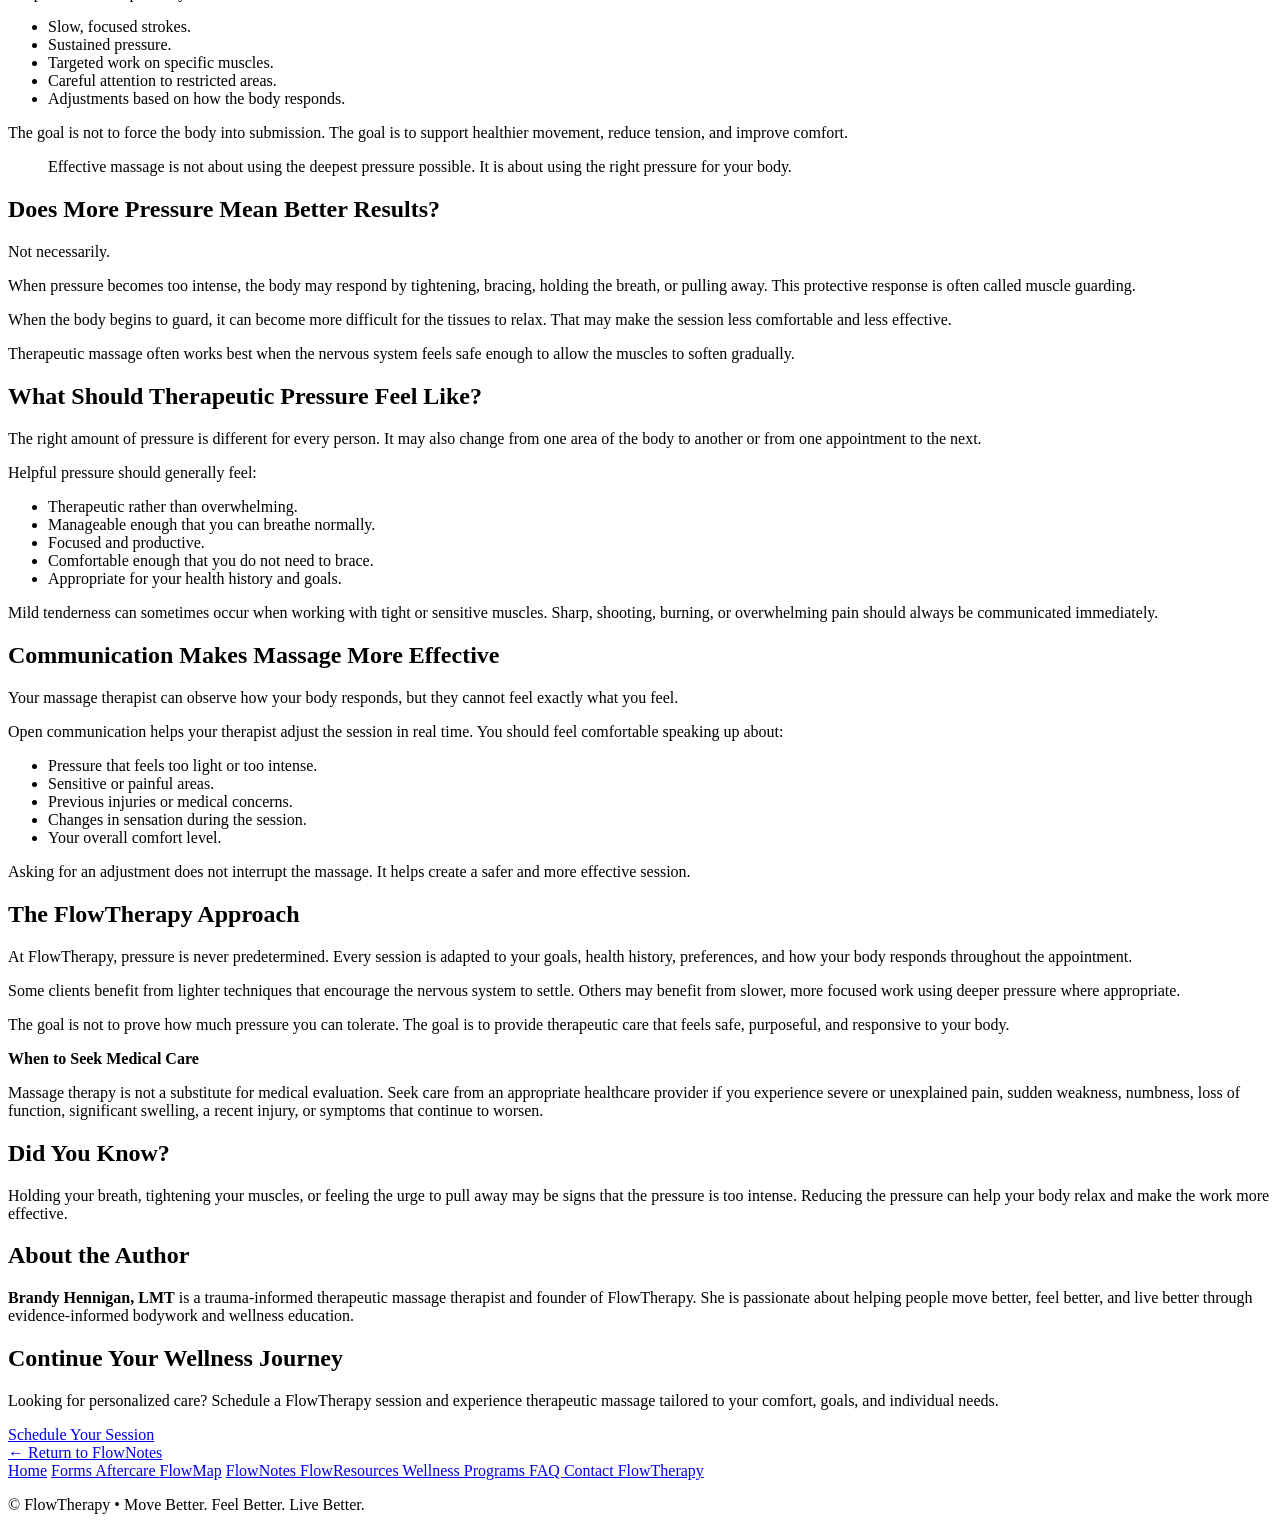
<file: articles/deep-pressure-vs-deep-tissue.html>
<!doctype html>
<html lang="en">
  <head>
    <meta charset="UTF-8" />
    <meta name="viewport" content="width=device-width, initial-scale=1.0" />

    <title>FlowNotes | Deep Pressure vs. Deep Tissue Massage</title>

    <meta
      name="description"
      content="Learn the difference between deep pressure and deep tissue massage, why more pressure is not always better, and how communication supports a more effective massage session."
    />

    <link rel="stylesheet" href="../assets/css/style.css" />
    <link rel="manifest" href="../manifest.webmanifest" />

    <link rel="icon" href="../assets/icons/favicon.ico" />
    <link
      rel="icon"
      type="image/png"
      sizes="32x32"
      href="../assets/icons/favicon-32x32.png"
    />
    <link
      rel="icon"
      type="image/png"
      sizes="16x16"
      href="../assets/icons/favicon-16x16.png"
    />
    <link
      rel="apple-touch-icon"
      sizes="180x180"
      href="../assets/icons/apple-touch-icon.png"
    />

    <meta name="apple-mobile-web-app-capable" content="yes" />
    <meta name="apple-mobile-web-app-status-bar-style" content="default" />
    <meta name="apple-mobile-web-app-title" content="FlowHub" />
    <meta name="theme-color" content="#1677c8" />
  </head>

  <body data-article-id="deep-pressure-vs-deep-tissue">
    <!-- Shared header generated by site-layout.js -->
    <div id="site-header"></div>

    <main class="article-container">
      <div class="article-back">
        <a href="../pages/flownotes.html">← Back to FlowNotes</a>
      </div>

      <article class="flow-article">
        <header class="article-header">
          <div class="article-label">Massage Education</div>

          <h1>Deep Pressure vs. Deep Tissue Massage</h1>

          <p class="article-subtitle">
            Understanding the difference—and why more pressure is not always
            better.
          </p>

          <div class="article-meta">
            By Brandy Hennigan, LMT
            <span>•</span>
            July 2026
            <span>•</span>
            5-minute read
          </div>
        </header>

        <div class="article-intro">
          <p>
            One of the most common misconceptions about massage therapy is that
            deep pressure and deep tissue massage are the same thing.
          </p>

          <p>
            They are related, but they describe two different aspects of a
            massage session. Understanding the difference can help you
            communicate more clearly with your massage therapist and choose care
            that better supports your goals.
          </p>
        </div>

        <section>
          <h2>Deep Pressure and Deep Tissue Are Not the Same</h2>

          <p>
            <strong>Deep pressure</strong> describes how much force is applied
            during massage.
          </p>

          <p>
            <strong>Deep tissue massage</strong> describes the technique, focus,
            and intention of the work. It often involves slower, deliberate
            techniques directed toward specific muscles and connective tissues.
          </p>

          <p>
            A massage therapist can use deep tissue techniques without applying
            extremely heavy pressure. Likewise, firm pressure can be applied
            without performing deep tissue massage.
          </p>
        </section>

        <section>
          <h2>What Is Deep Tissue Massage?</h2>

          <p>
            Deep tissue massage focuses on specific areas of tension, restricted
            movement, or discomfort. Rather than treating every area of the body
            with the same amount of pressure, the therapist works gradually and
            intentionally with the tissues involved.
          </p>

          <p>Deep tissue techniques may include:</p>

          <ul class="article-list-check">
            <li>Slow, focused strokes.</li>
            <li>Sustained pressure.</li>
            <li>Targeted work on specific muscles.</li>
            <li>Careful attention to restricted areas.</li>
            <li>Adjustments based on how the body responds.</li>
          </ul>

          <p>
            The goal is not to force the body into submission. The goal is to
            support healthier movement, reduce tension, and improve comfort.
          </p>
        </section>

        <blockquote class="article-quote">
          Effective massage is not about using the deepest pressure possible. It
          is about using the right pressure for your body.
        </blockquote>

        <section>
          <h2>Does More Pressure Mean Better Results?</h2>

          <p>Not necessarily.</p>

          <p>
            When pressure becomes too intense, the body may respond by
            tightening, bracing, holding the breath, or pulling away. This
            protective response is often called muscle guarding.
          </p>

          <p>
            When the body begins to guard, it can become more difficult for the
            tissues to relax. That may make the session less comfortable and
            less effective.
          </p>

          <p>
            Therapeutic massage often works best when the nervous system feels
            safe enough to allow the muscles to soften gradually.
          </p>
        </section>

        <section>
          <h2>What Should Therapeutic Pressure Feel Like?</h2>

          <p>
            The right amount of pressure is different for every person. It may
            also change from one area of the body to another or from one
            appointment to the next.
          </p>

          <p>Helpful pressure should generally feel:</p>

          <ul class="article-list-check">
            <li>Therapeutic rather than overwhelming.</li>
            <li>Manageable enough that you can breathe normally.</li>
            <li>Focused and productive.</li>
            <li>Comfortable enough that you do not need to brace.</li>
            <li>Appropriate for your health history and goals.</li>
          </ul>

          <p>
            Mild tenderness can sometimes occur when working with tight or
            sensitive muscles. Sharp, shooting, burning, or overwhelming pain
            should always be communicated immediately.
          </p>
        </section>

        <section>
          <h2>Communication Makes Massage More Effective</h2>

          <p>
            Your massage therapist can observe how your body responds, but they
            cannot feel exactly what you feel.
          </p>

          <p>
            Open communication helps your therapist adjust the session in real
            time. You should feel comfortable speaking up about:
          </p>

          <ul class="article-list-check">
            <li>Pressure that feels too light or too intense.</li>
            <li>Sensitive or painful areas.</li>
            <li>Previous injuries or medical concerns.</li>
            <li>Changes in sensation during the session.</li>
            <li>Your overall comfort level.</li>
          </ul>

          <p>
            Asking for an adjustment does not interrupt the massage. It helps
            create a safer and more effective session.
          </p>
        </section>

        <section>
          <h2>The FlowTherapy Approach</h2>

          <p>
            At FlowTherapy, pressure is never predetermined. Every session is
            adapted to your goals, health history, preferences, and how your
            body responds throughout the appointment.
          </p>

          <p>
            Some clients benefit from lighter techniques that encourage the
            nervous system to settle. Others may benefit from slower, more
            focused work using deeper pressure where appropriate.
          </p>

          <p>
            The goal is not to prove how much pressure you can tolerate. The
            goal is to provide therapeutic care that feels safe, purposeful, and
            responsive to your body.
          </p>
        </section>

        <div class="article-warning">
          <strong>When to Seek Medical Care</strong>

          <p>
            Massage therapy is not a substitute for medical evaluation. Seek
            care from an appropriate healthcare provider if you experience
            severe or unexplained pain, sudden weakness, numbness, loss of
            function, significant swelling, a recent injury, or symptoms that
            continue to worsen.
          </p>
        </div>

        <aside class="did-you-know">
          <h2>Did You Know?</h2>

          <p>
            Holding your breath, tightening your muscles, or feeling the urge to
            pull away may be signs that the pressure is too intense. Reducing
            the pressure can help your body relax and make the work more
            effective.
          </p>
        </aside>

        <section class="author-card">
          <h2>About the Author</h2>

          <p>
            <strong>Brandy Hennigan, LMT</strong> is a trauma-informed
            therapeutic massage therapist and founder of FlowTherapy. She is
            passionate about helping people move better, feel better, and live
            better through evidence-informed bodywork and wellness education.
          </p>
        </section>

        <section class="article-cta">
          <h2>Continue Your Wellness Journey</h2>

          <p>
            Looking for personalized care? Schedule a FlowTherapy session and
            experience therapeutic massage tailored to your comfort, goals, and
            individual needs.
          </p>

          <a
            href="https://flowtherapy.setmore.com/book"
            class="button"
            target="_blank"
            rel="noopener"
          >
            Schedule Your Session
          </a>
        </section>

        <div class="article-back article-back-bottom">
          <a href="../pages/flownotes.html">← Return to FlowNotes</a>
        </div>
      </article>
    </main>

    <!-- Shared footer generated by site-layout.js -->
    <div id="site-footer"></div>

    <script src="/assets/js/site-layout.js"></script>
    <script src="/assets/js/content-registry.js"></script>
    <script src="/assets/js/related-articles.js"></script>
    <script src="/assets/js/article-utils.js"></script>
  </body>
</html>
</file>
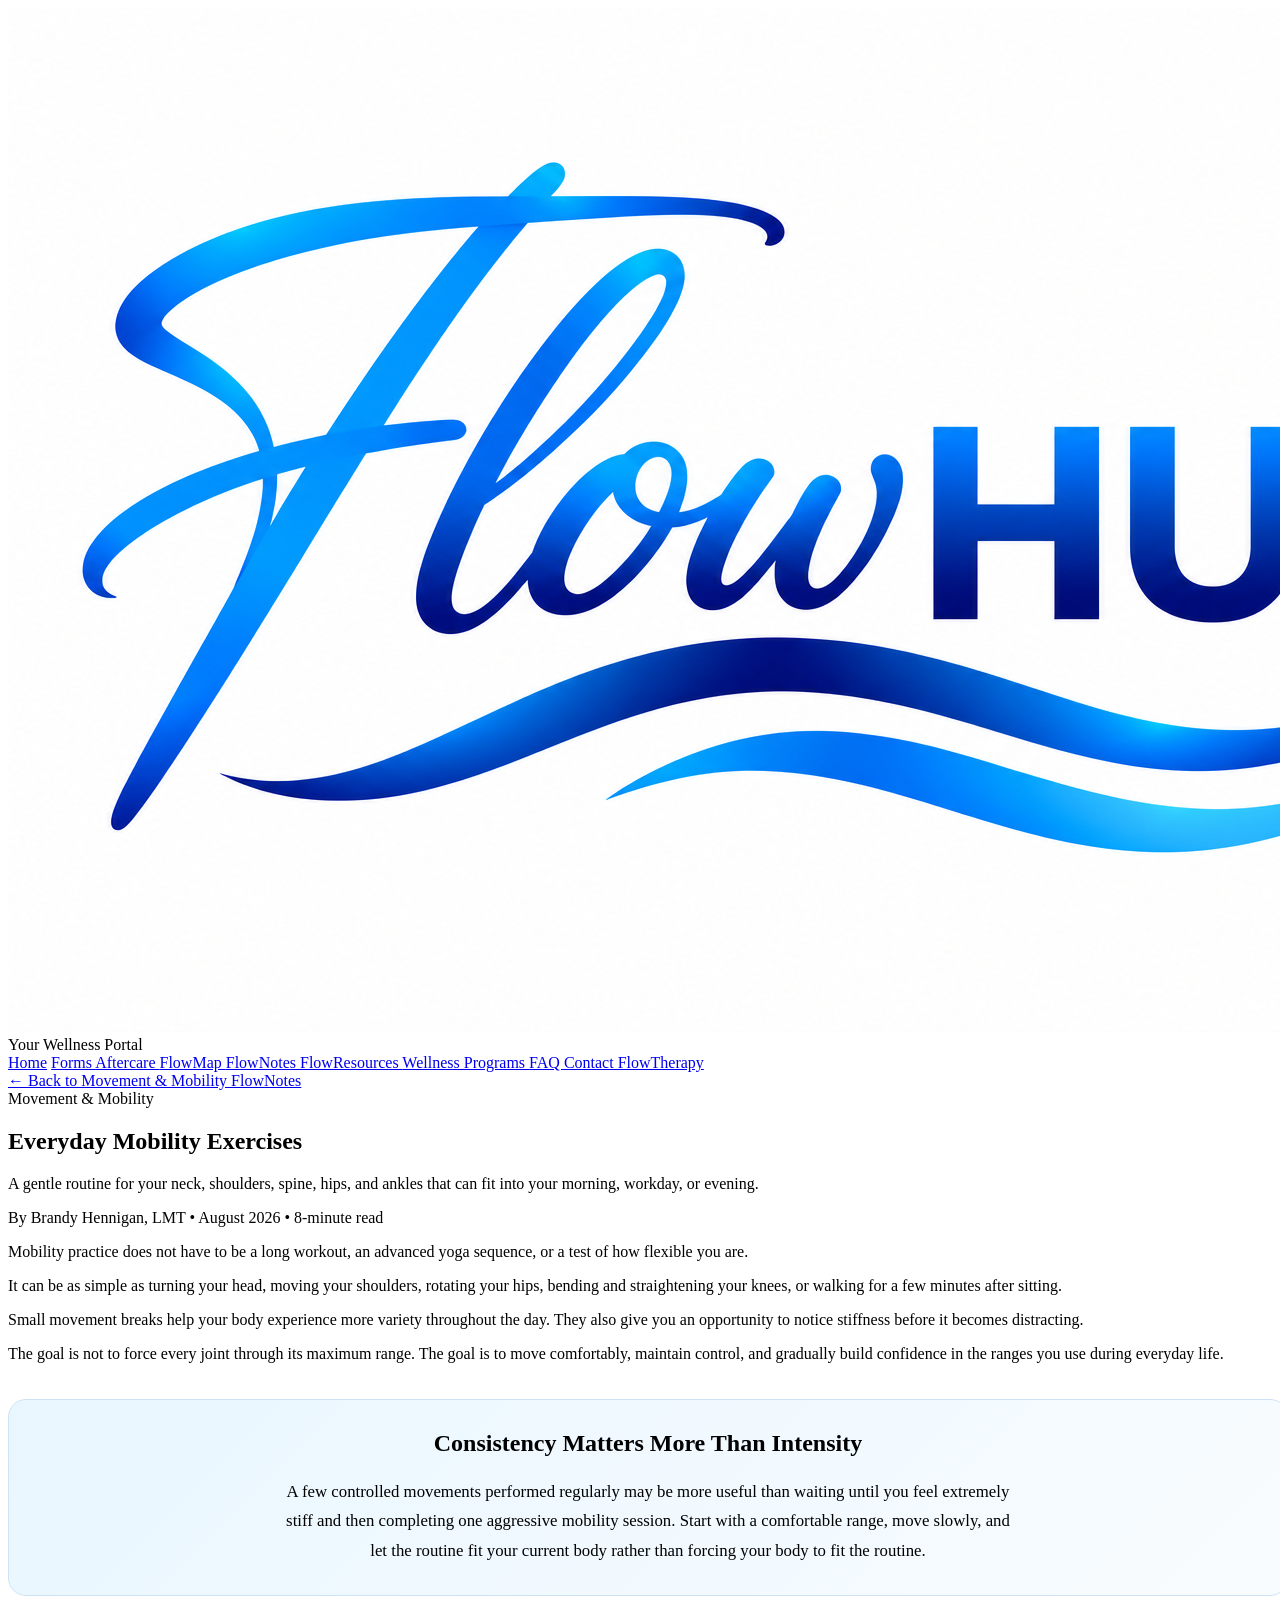
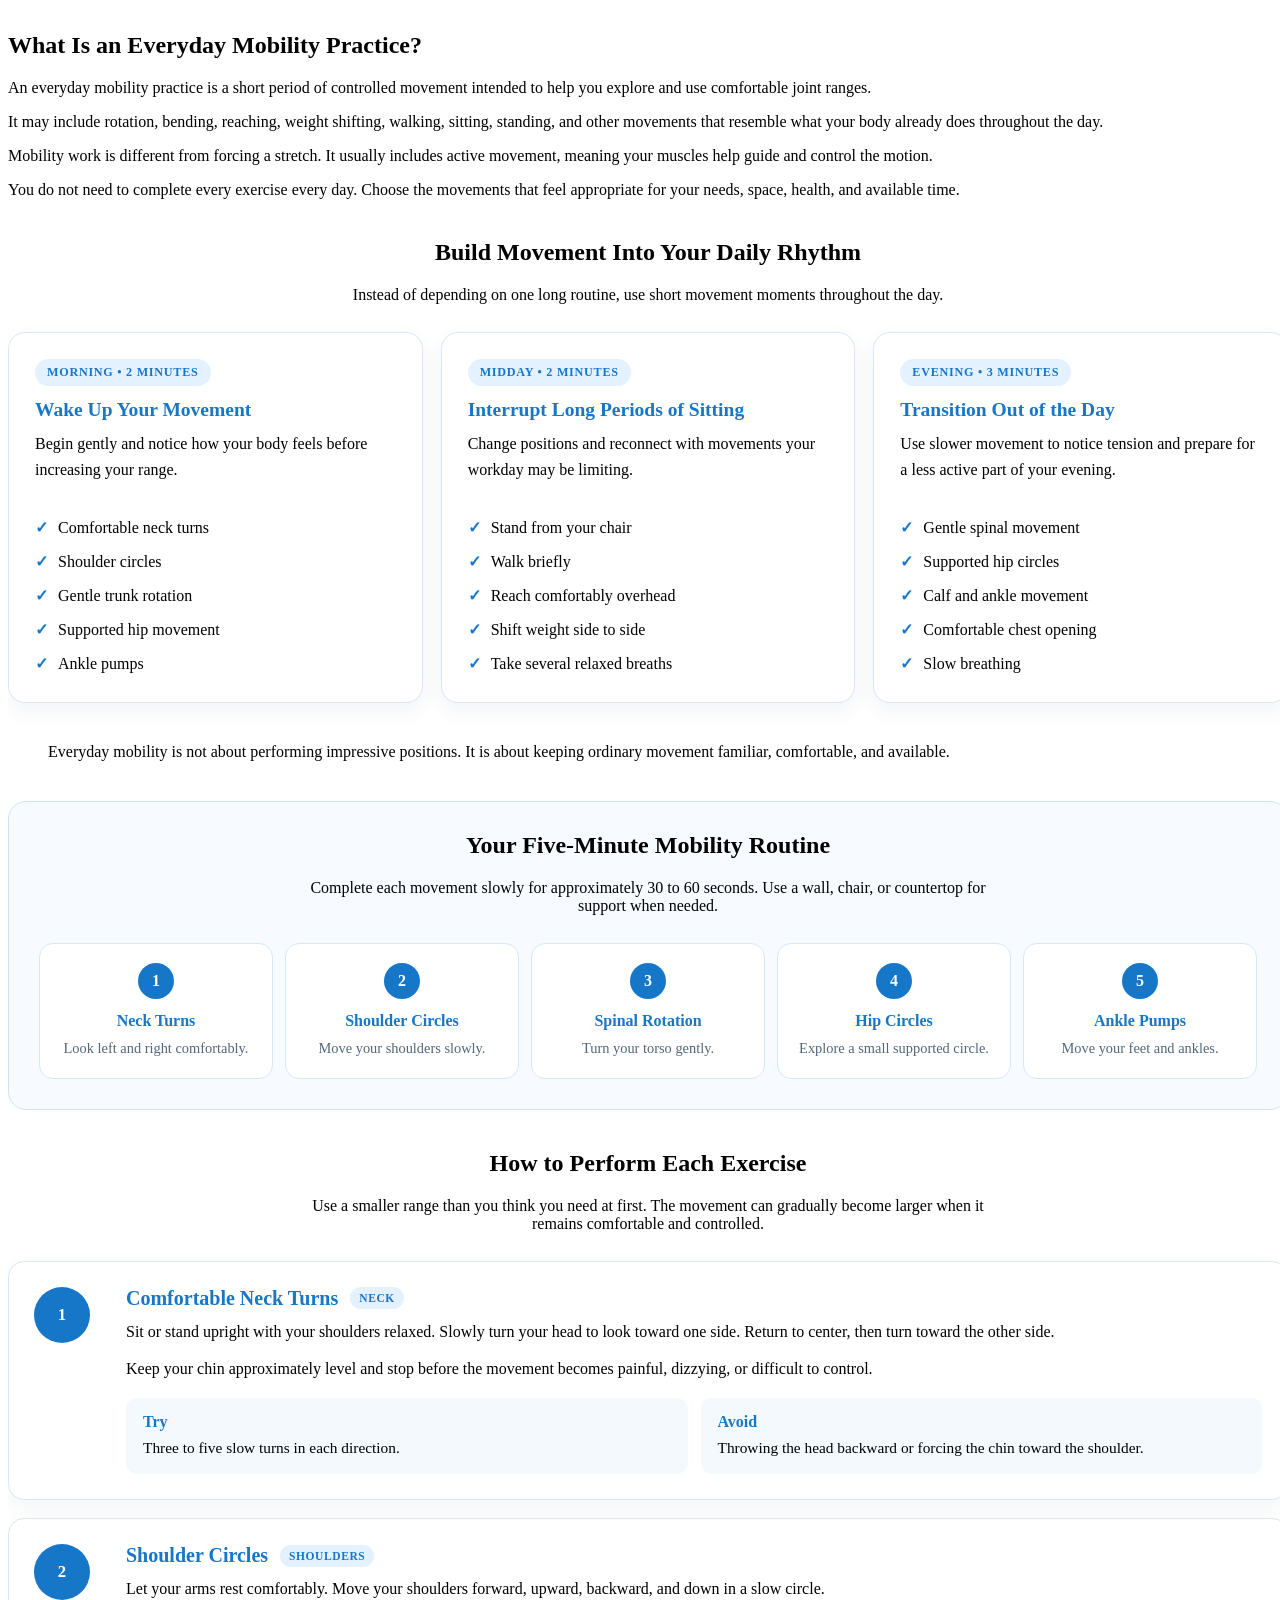
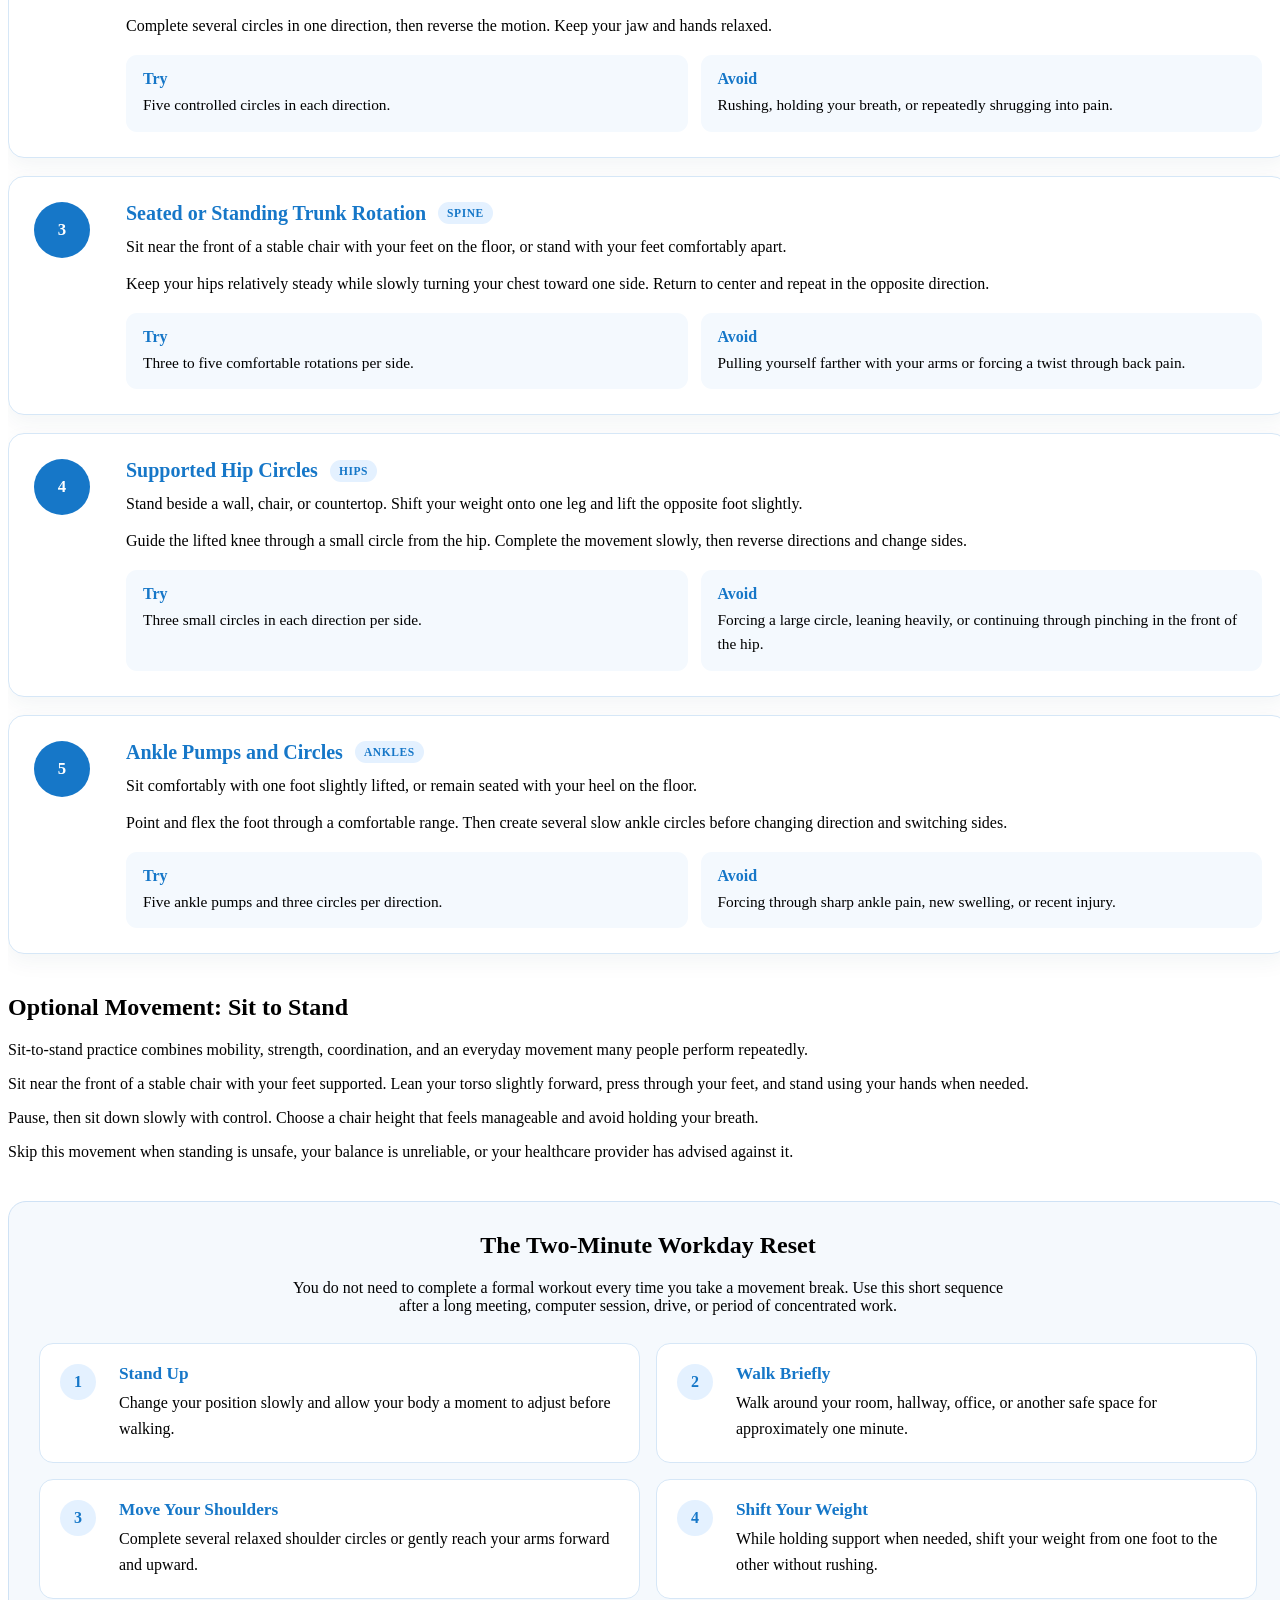
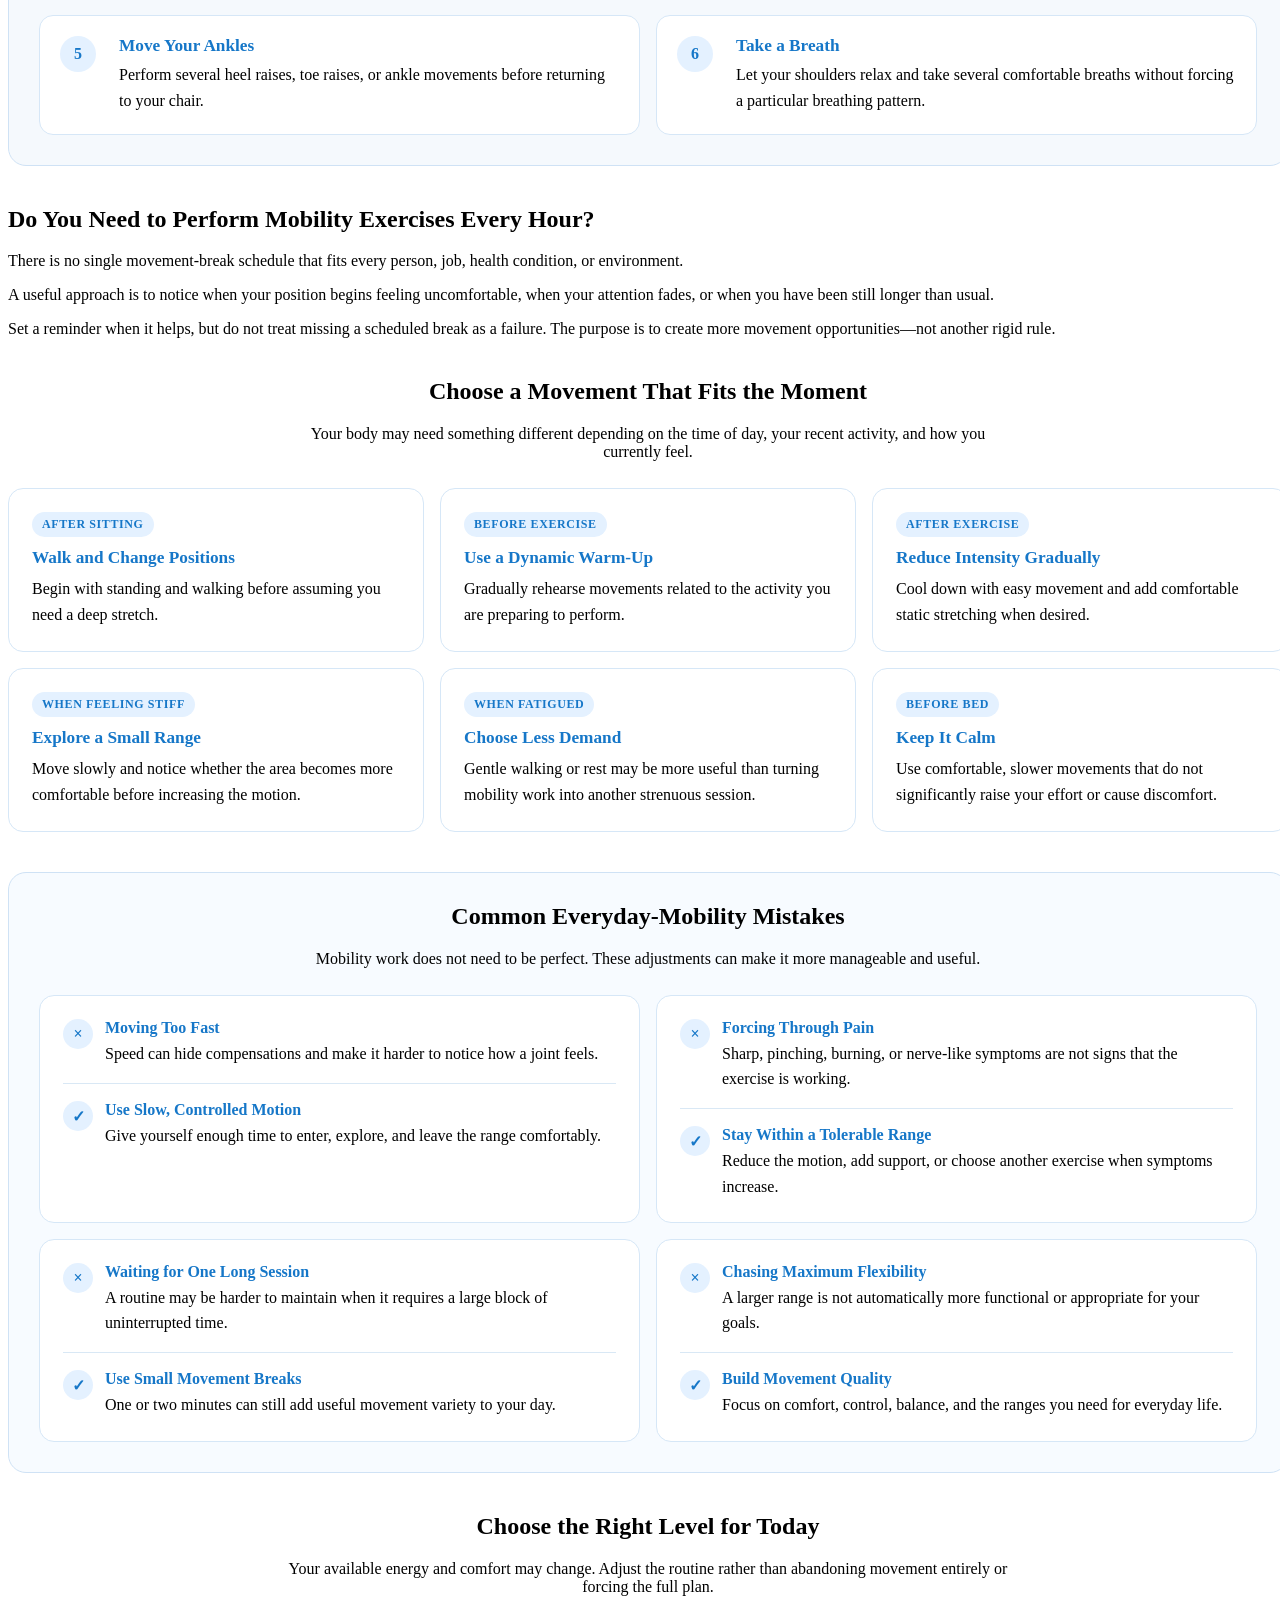
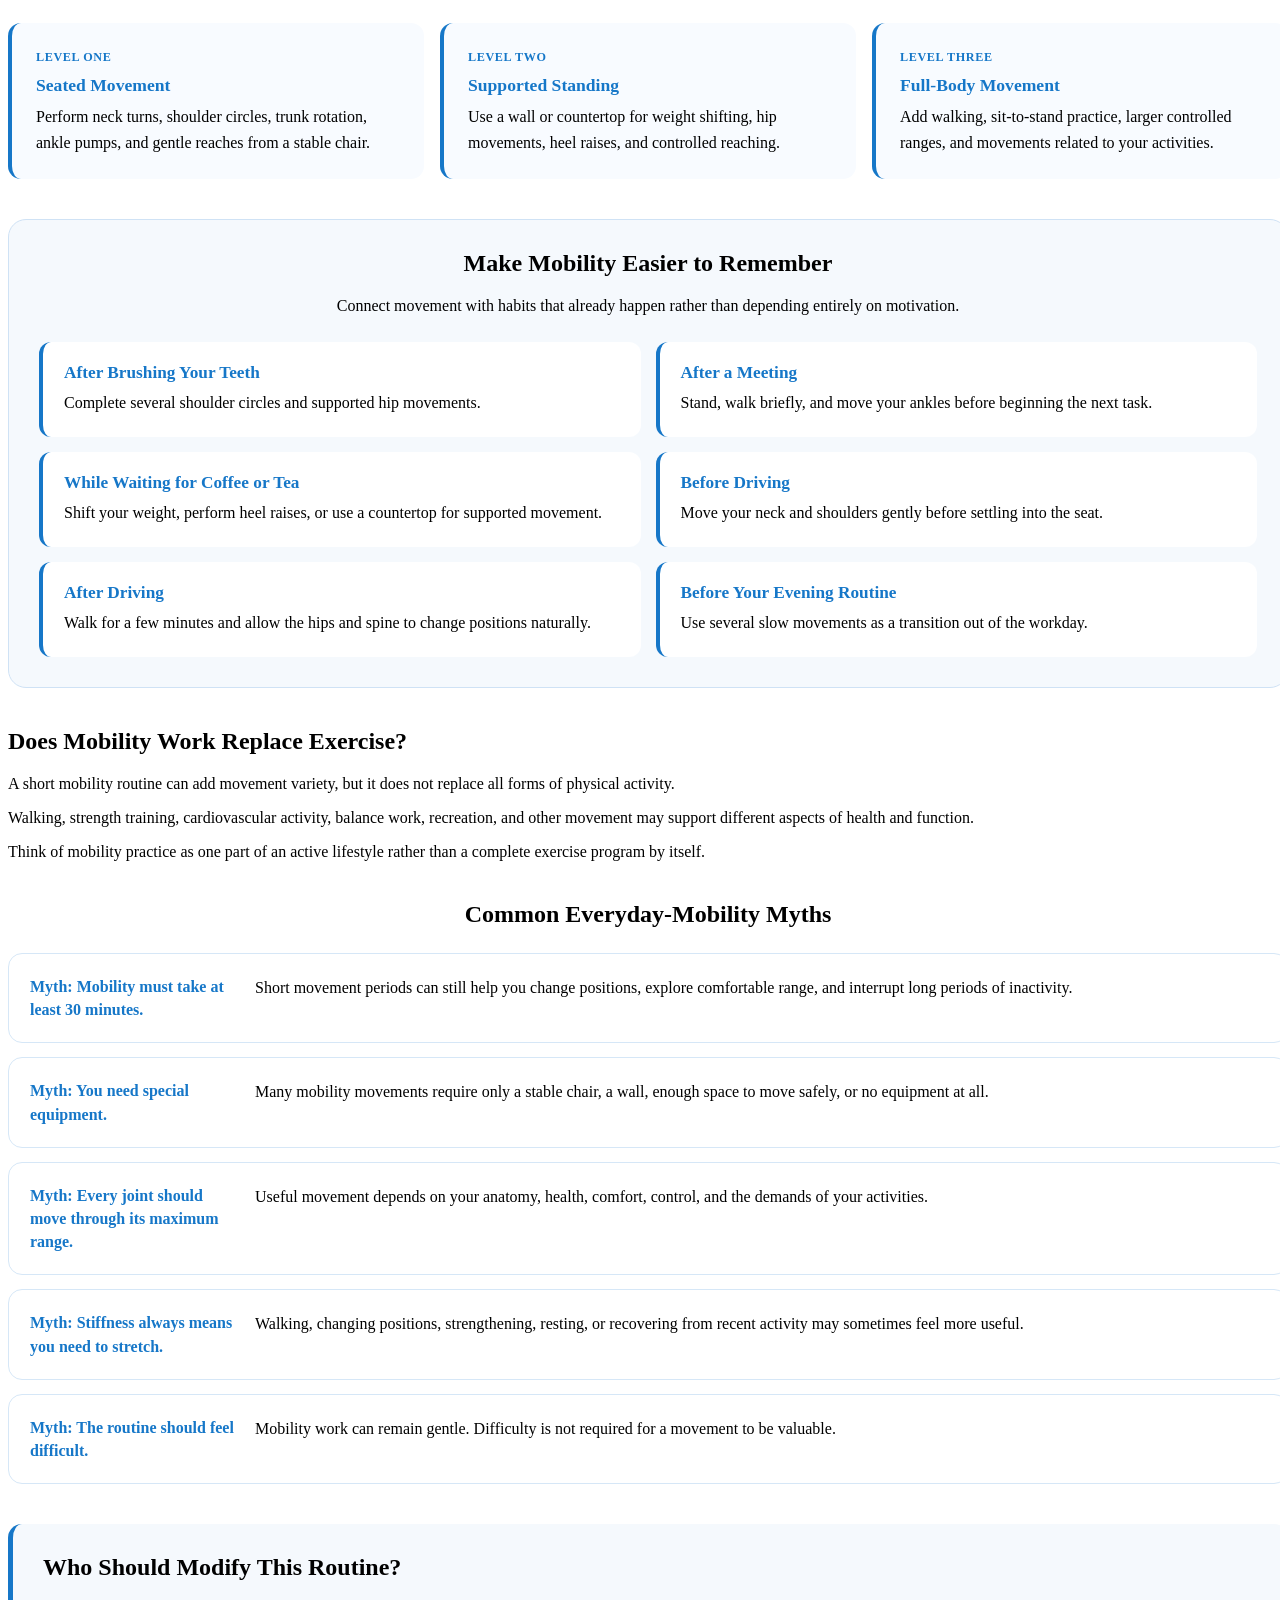
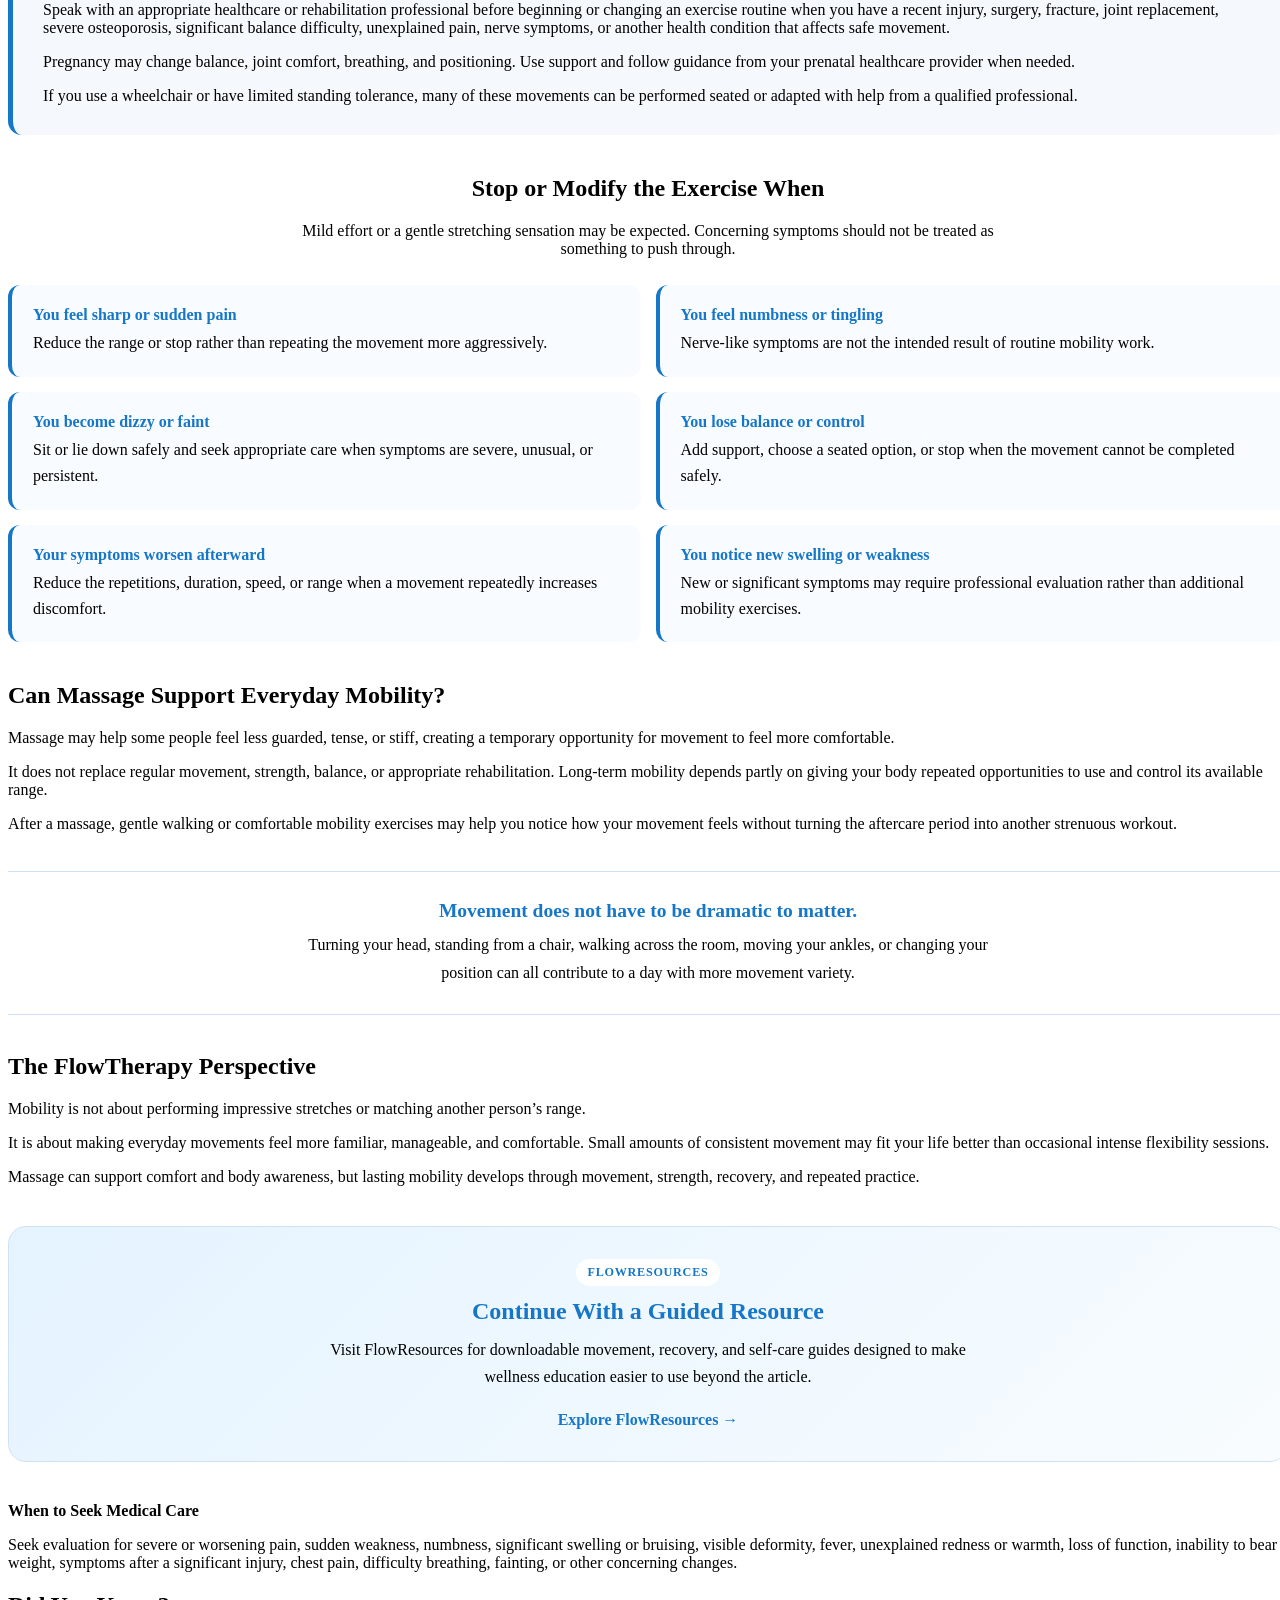
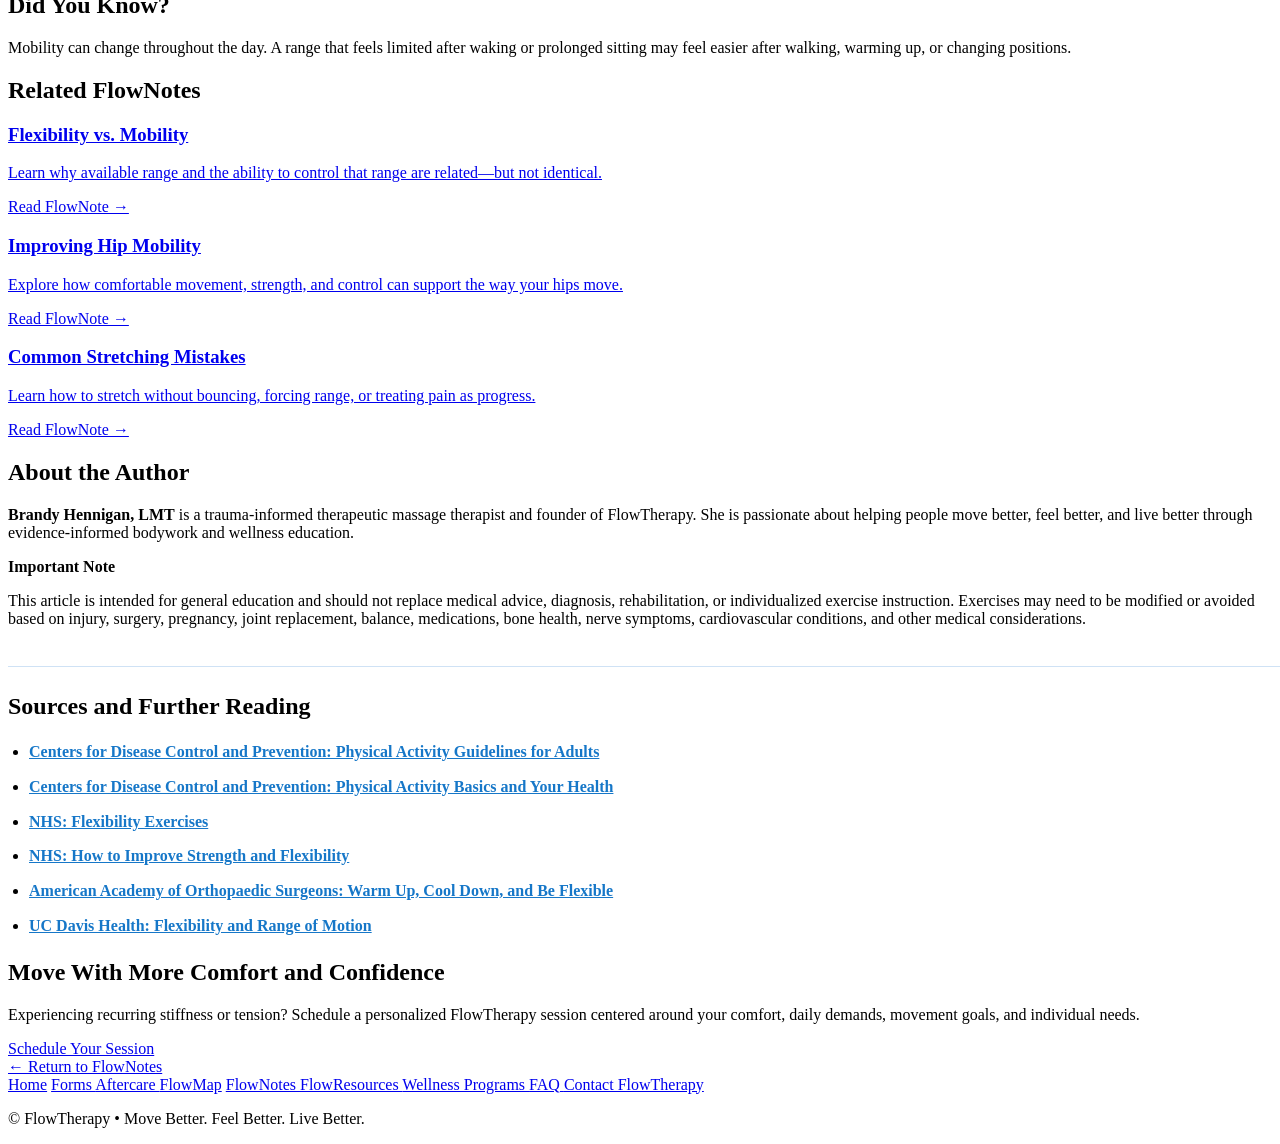
<file: articles/everyday-mobility-exercises.html>
<!doctype html>
<html lang="en">
  <head>
    <meta charset="UTF-8" />
    <meta name="viewport" content="width=device-width, initial-scale=1.0" />

    <title>FlowNotes | Everyday Mobility Exercises</title>

    <meta
      name="description"
      content="Explore a gentle everyday mobility routine for the neck, shoulders, spine, hips, and ankles, with simple movement breaks for morning, workday, and evening."
    />

    <link rel="stylesheet" href="../assets/css/style.css" />
    <link rel="manifest" href="../manifest.webmanifest" />

    <link rel="icon" href="../assets/icons/favicon.ico" />

    <link
      rel="icon"
      type="image/png"
      sizes="32x32"
      href="../assets/icons/favicon-32x32.png"
    />

    <link
      rel="icon"
      type="image/png"
      sizes="16x16"
      href="../assets/icons/favicon-16x16.png"
    />

    <link
      rel="apple-touch-icon"
      sizes="180x180"
      href="../assets/icons/apple-touch-icon.png"
    />

    <meta name="apple-mobile-web-app-capable" content="yes" />
    <meta name="apple-mobile-web-app-status-bar-style" content="default" />
    <meta name="apple-mobile-web-app-title" content="FlowHub" />
    <meta name="theme-color" content="#1677c8" />

    <!-- Page-specific styling -->
    <style>
      .mobility-intro-panel {
        margin: 36px 0;
        padding: 30px;
        border: 1px solid #cfe2f5;
        border-radius: 18px;
        background: linear-gradient(
          135deg,
          rgba(232, 246, 255, 0.98),
          rgba(249, 252, 255, 0.98)
        );
        text-align: center;
      }

      .mobility-intro-panel h2 {
        margin-top: 0;
      }

      .mobility-intro-panel p {
        max-width: 730px;
        margin: 0 auto;
        font-size: 1.05rem;
        line-height: 1.75;
      }

      .daily-rhythm {
        margin: 40px 0;
      }

      .daily-rhythm > h2,
      .daily-rhythm > p {
        text-align: center;
      }

      .daily-rhythm > p {
        max-width: 720px;
        margin: 0 auto 28px;
      }

      .daily-rhythm-grid {
        display: grid;
        grid-template-columns: repeat(3, minmax(0, 1fr));
        gap: 18px;
      }

      .rhythm-card {
        display: flex;
        flex-direction: column;
        padding: 26px;
        border: 1px solid #d6e7f7;
        border-radius: 17px;
        background: #ffffff;
        box-shadow: 0 8px 22px rgba(20, 55, 85, 0.06);
      }

      .rhythm-label {
        align-self: flex-start;
        margin-bottom: 13px;
        padding: 6px 12px;
        border-radius: 999px;
        background: #e4f1ff;
        color: #1677c8;
        font-size: 0.76rem;
        font-weight: 800;
        letter-spacing: 0.06em;
        text-transform: uppercase;
      }

      .rhythm-card h3 {
        margin: 0 0 10px;
        color: #1677c8;
        font-size: 1.22rem;
      }

      .rhythm-card > p {
        margin-top: 0;
        line-height: 1.65;
      }

      .rhythm-card ul {
        margin: auto 0 0;
        padding: 17px 0 0;
        list-style: none;
      }

      .rhythm-card li {
        position: relative;
        margin-bottom: 10px;
        padding-left: 23px;
        line-height: 1.5;
      }

      .rhythm-card li::before {
        position: absolute;
        top: 0;
        left: 0;
        color: #1677c8;
        content: "✓";
        font-weight: 800;
      }

      .rhythm-card li:last-child {
        margin-bottom: 0;
      }

      .routine-overview {
        margin: 40px 0;
        padding: 30px;
        border: 1px solid #cfe2f5;
        border-radius: 18px;
        background: #f7fbff;
      }

      .routine-overview h2,
      .routine-overview > p {
        text-align: center;
      }

      .routine-overview h2 {
        margin-top: 0;
      }

      .routine-overview > p {
        max-width: 720px;
        margin: 0 auto 28px;
      }

      .routine-overview-grid {
        display: grid;
        grid-template-columns: repeat(5, minmax(0, 1fr));
        gap: 12px;
      }

      .routine-overview-card {
        padding: 19px 14px;
        border: 1px solid #d6e7f7;
        border-radius: 14px;
        background: #ffffff;
        text-align: center;
      }

      .routine-overview-number {
        display: flex;
        align-items: center;
        justify-content: center;
        width: 36px;
        height: 36px;
        margin: 0 auto 11px;
        border-radius: 50%;
        background: #1677c8;
        color: #ffffff;
        font-weight: 800;
      }

      .routine-overview-card strong {
        display: block;
        margin-bottom: 6px;
        color: #1677c8;
        line-height: 1.35;
      }

      .routine-overview-card p {
        margin: 0;
        color: #526779;
        font-size: 0.9rem;
        line-height: 1.45;
      }

      .mobility-routine {
        margin: 40px 0;
      }

      .mobility-routine > h2,
      .mobility-routine > p {
        text-align: center;
      }

      .mobility-routine > p {
        max-width: 720px;
        margin: 0 auto 28px;
      }

      .mobility-exercise-list {
        display: grid;
        gap: 18px;
      }

      .mobility-exercise {
        display: grid;
        grid-template-columns: 72px 1fr;
        gap: 20px;
        align-items: start;
        padding: 25px;
        border: 1px solid #d6e7f7;
        border-radius: 16px;
        background: #ffffff;
        box-shadow: 0 8px 22px rgba(20, 55, 85, 0.05);
      }

      .exercise-number {
        display: flex;
        align-items: center;
        justify-content: center;
        width: 56px;
        height: 56px;
        border-radius: 50%;
        background: #1677c8;
        color: #ffffff;
        font-size: 1.05rem;
        font-weight: 800;
      }

      .exercise-heading {
        display: flex;
        flex-wrap: wrap;
        gap: 8px 12px;
        align-items: center;
        margin-bottom: 9px;
      }

      .exercise-heading h3 {
        margin: 0;
        color: #1677c8;
        font-size: 1.25rem;
      }

      .exercise-area {
        padding: 5px 9px;
        border-radius: 999px;
        background: #e4f1ff;
        color: #1677c8;
        font-size: 0.72rem;
        font-weight: 800;
        letter-spacing: 0.05em;
        text-transform: uppercase;
      }

      .mobility-exercise p {
        margin: 0 0 10px;
        line-height: 1.68;
      }

      .mobility-exercise p:last-child {
        margin-bottom: 0;
      }

      .exercise-details {
        display: grid;
        grid-template-columns: repeat(2, minmax(0, 1fr));
        gap: 13px;
        margin-top: 15px;
      }

      .exercise-detail {
        padding: 15px 17px;
        border-radius: 11px;
        background: #f4f9fe;
      }

      .exercise-detail strong {
        display: block;
        margin-bottom: 5px;
        color: #1677c8;
      }

      .exercise-detail p {
        margin: 0;
        font-size: 0.96rem;
        line-height: 1.55;
      }

      .workday-reset {
        margin: 40px 0;
        padding: 30px;
        border: 1px solid #cfe2f5;
        border-radius: 18px;
        background: #f5f9fd;
      }

      .workday-reset h2,
      .workday-reset > p {
        text-align: center;
      }

      .workday-reset h2 {
        margin-top: 0;
      }

      .workday-reset > p {
        max-width: 720px;
        margin: 0 auto 28px;
      }

      .workday-reset-grid {
        display: grid;
        grid-template-columns: repeat(2, minmax(0, 1fr));
        gap: 16px;
      }

      .workday-reset-card {
        display: grid;
        grid-template-columns: 44px 1fr;
        gap: 15px;
        align-items: start;
        padding: 20px;
        border: 1px solid #d6e7f7;
        border-radius: 14px;
        background: #ffffff;
      }

      .reset-number {
        display: flex;
        align-items: center;
        justify-content: center;
        width: 36px;
        height: 36px;
        border-radius: 50%;
        background: #e4f1ff;
        color: #1677c8;
        font-weight: 800;
      }

      .workday-reset-card h3 {
        margin: 0 0 6px;
        color: #1677c8;
        font-size: 1.08rem;
      }

      .workday-reset-card p {
        margin: 0;
        line-height: 1.62;
      }

      .movement-menu {
        margin: 40px 0;
      }

      .movement-menu > h2,
      .movement-menu > p {
        text-align: center;
      }

      .movement-menu > p {
        max-width: 720px;
        margin: 0 auto 27px;
      }

      .movement-menu-grid {
        display: grid;
        grid-template-columns: repeat(3, minmax(0, 1fr));
        gap: 16px;
      }

      .movement-menu-card {
        padding: 23px;
        border: 1px solid #d6e7f7;
        border-radius: 15px;
        background: #ffffff;
      }

      .movement-menu-card span {
        display: inline-block;
        margin-bottom: 11px;
        padding: 5px 10px;
        border-radius: 999px;
        background: #e4f1ff;
        color: #1677c8;
        font-size: 0.75rem;
        font-weight: 800;
        letter-spacing: 0.05em;
        text-transform: uppercase;
      }

      .movement-menu-card h3 {
        margin: 0 0 8px;
        color: #1677c8;
        font-size: 1.08rem;
      }

      .movement-menu-card p {
        margin: 0;
        line-height: 1.62;
      }

      .mobility-mistakes {
        margin: 40px 0;
        padding: 30px;
        border: 1px solid #cfe2f5;
        border-radius: 18px;
        background: #f7fbff;
      }

      .mobility-mistakes h2,
      .mobility-mistakes > p {
        text-align: center;
      }

      .mobility-mistakes h2 {
        margin-top: 0;
      }

      .mobility-mistakes > p {
        max-width: 720px;
        margin: 0 auto 27px;
      }

      .mistake-comparison-grid {
        display: grid;
        grid-template-columns: repeat(2, minmax(0, 1fr));
        gap: 16px;
      }

      .mistake-comparison-card {
        padding: 23px;
        border: 1px solid #d6e7f7;
        border-radius: 15px;
        background: #ffffff;
      }

      .mistake-choice {
        display: grid;
        grid-template-columns: auto 1fr;
        gap: 12px;
        align-items: start;
      }

      .mistake-choice + .mistake-choice {
        margin-top: 17px;
        padding-top: 17px;
        border-top: 1px solid #d9e8f5;
      }

      .choice-marker {
        display: flex;
        align-items: center;
        justify-content: center;
        width: 30px;
        height: 30px;
        border-radius: 50%;
        background: #e4f1ff;
        color: #1677c8;
        font-weight: 800;
      }

      .mistake-choice strong {
        display: block;
        margin-bottom: 4px;
        color: #1677c8;
      }

      .mistake-choice p {
        margin: 0;
        line-height: 1.58;
      }

      .mobility-scale {
        margin: 40px 0;
      }

      .mobility-scale > h2,
      .mobility-scale > p {
        text-align: center;
      }

      .mobility-scale > p {
        max-width: 720px;
        margin: 0 auto 27px;
      }

      .mobility-scale-grid {
        display: grid;
        grid-template-columns: repeat(3, minmax(0, 1fr));
        gap: 16px;
      }

      .mobility-scale-card {
        padding: 24px;
        border-left: 4px solid #1677c8;
        border-radius: 13px;
        background: #f8fbff;
      }

      .mobility-scale-card span {
        display: inline-block;
        margin-bottom: 10px;
        color: #1677c8;
        font-size: 0.76rem;
        font-weight: 800;
        letter-spacing: 0.05em;
        text-transform: uppercase;
      }

      .mobility-scale-card h3 {
        margin: 0 0 8px;
        color: #1677c8;
        font-size: 1.1rem;
      }

      .mobility-scale-card p {
        margin: 0;
        line-height: 1.62;
      }

      .habit-builder {
        margin: 40px 0;
        padding: 30px;
        border: 1px solid #cfe2f5;
        border-radius: 18px;
        background: #f5f9fd;
      }

      .habit-builder h2,
      .habit-builder > p {
        text-align: center;
      }

      .habit-builder h2 {
        margin-top: 0;
      }

      .habit-builder > p {
        max-width: 720px;
        margin: 0 auto 27px;
      }

      .habit-builder-grid {
        display: grid;
        grid-template-columns: repeat(2, minmax(0, 1fr));
        gap: 15px;
      }

      .habit-builder-card {
        padding: 21px;
        border-left: 4px solid #1677c8;
        border-radius: 12px;
        background: #ffffff;
      }

      .habit-builder-card h3 {
        margin: 0 0 7px;
        color: #1677c8;
        font-size: 1.08rem;
      }

      .habit-builder-card p {
        margin: 0;
        line-height: 1.62;
      }

      .mobility-myths {
        margin: 40px 0;
      }

      .mobility-myths > h2 {
        text-align: center;
      }

      .mobility-myth-list {
        display: grid;
        gap: 14px;
        margin-top: 25px;
      }

      .mobility-myth-row {
        display: grid;
        grid-template-columns: 205px 1fr;
        gap: 20px;
        padding: 21px;
        border: 1px solid #d6e7f7;
        border-radius: 14px;
        background: #ffffff;
      }

      .mobility-myth-label {
        color: #1677c8;
        font-weight: 800;
        line-height: 1.45;
      }

      .mobility-myth-row p {
        margin: 0;
        line-height: 1.65;
      }

      .special-considerations {
        margin: 40px 0;
        padding: 30px;
        border-left: 5px solid #1677c8;
        border-radius: 14px;
        background: #f5f9fd;
      }

      .special-considerations h2 {
        margin-top: 0;
      }

      .special-considerations p:last-child {
        margin-bottom: 0;
      }

      .stop-section {
        margin: 40px 0;
      }

      .stop-section > h2,
      .stop-section > p {
        text-align: center;
      }

      .stop-section > p {
        max-width: 720px;
        margin: 0 auto 27px;
      }

      .stop-grid {
        display: grid;
        grid-template-columns: repeat(2, minmax(0, 1fr));
        gap: 15px;
      }

      .stop-card {
        padding: 21px;
        border-left: 4px solid #1677c8;
        border-radius: 12px;
        background: #f8fbff;
      }

      .stop-card strong {
        display: block;
        margin-bottom: 6px;
        color: #1677c8;
      }

      .stop-card p {
        margin: 0;
        line-height: 1.62;
      }

      .resource-callout {
        margin: 40px 0;
        padding: 32px;
        border: 1px solid #cfe2f5;
        border-radius: 18px;
        background: linear-gradient(
          135deg,
          rgba(228, 243, 255, 0.98),
          rgba(248, 252, 255, 0.98)
        );
        text-align: center;
      }

      .resource-callout-label {
        display: inline-block;
        margin-bottom: 12px;
        padding: 6px 12px;
        border-radius: 999px;
        background: #ffffff;
        color: #1677c8;
        font-size: 0.76rem;
        font-weight: 800;
        letter-spacing: 0.06em;
        text-transform: uppercase;
      }

      .resource-callout h2 {
        margin: 0 0 11px;
        color: #1677c8;
      }

      .resource-callout p {
        max-width: 690px;
        margin: 0 auto 21px;
        line-height: 1.7;
      }

      .resource-text-link {
        color: #1677c8;
        font-weight: 800;
        text-decoration: none;
      }

      .resource-text-link:hover {
        text-decoration: underline;
      }

      .mobility-reminder {
        margin: 38px 0;
        padding: 28px;
        border-top: 1px solid #cfe2f5;
        border-bottom: 1px solid #cfe2f5;
        text-align: center;
      }

      .mobility-reminder strong {
        display: block;
        margin-bottom: 9px;
        color: #1677c8;
        font-size: 1.22rem;
      }

      .mobility-reminder p {
        max-width: 720px;
        margin: 0 auto;
        line-height: 1.7;
      }

      .article-sources {
        margin-top: 38px;
        padding-top: 26px;
        border-top: 1px solid #cfe2f5;
      }

      .article-sources h2 {
        margin-top: 0;
      }

      .article-sources ul {
        padding-left: 21px;
      }

      .article-sources li {
        margin-bottom: 10px;
        line-height: 1.55;
      }

      .article-sources a {
        color: #1677c8;
        font-weight: 600;
      }

      @media (max-width: 950px) {
        .routine-overview-grid {
          grid-template-columns: repeat(3, minmax(0, 1fr));
        }
      }

      @media (max-width: 850px) {
        .daily-rhythm-grid,
        .movement-menu-grid,
        .mobility-scale-grid {
          grid-template-columns: 1fr;
        }
      }

      @media (max-width: 720px) {
        .workday-reset-grid,
        .mistake-comparison-grid,
        .habit-builder-grid,
        .stop-grid {
          grid-template-columns: 1fr;
        }

        .mobility-myth-row {
          grid-template-columns: 1fr;
          gap: 7px;
        }
      }

      @media (max-width: 620px) {
        .routine-overview-grid {
          grid-template-columns: 1fr;
        }

        .mobility-exercise {
          grid-template-columns: 1fr;
        }

        .exercise-number {
          width: 44px;
          height: 44px;
        }

        .exercise-details {
          grid-template-columns: 1fr;
        }
      }

      @media (max-width: 520px) {
        .workday-reset-card {
          grid-template-columns: 38px 1fr;
        }
      }
    </style>
  </head>

  <body data-article-id="everyday-mobility-exercises">
    <!-- Shared header generated by site-layout.js -->
    <div id="site-header"></div>

    <main class="article-container">
      <div class="article-back">
        <a href="../categories/movement-mobility.html">
          ← Back to Movement &amp; Mobility FlowNotes
        </a>
      </div>

      <article class="flow-article">
        <header class="article-header">
          <div class="article-label">Movement &amp; Mobility</div>

          <h1>Everyday Mobility Exercises</h1>

          <p class="article-subtitle">
            A gentle routine for your neck, shoulders, spine, hips, and ankles
            that can fit into your morning, workday, or evening.
          </p>

          <div class="article-meta">
            By Brandy Hennigan, LMT
            <span aria-hidden="true">•</span>
            August 2026
            <span aria-hidden="true">•</span>
            8-minute read
          </div>
        </header>

        <div class="article-intro">
          <p>
            Mobility practice does not have to be a long workout, an advanced
            yoga sequence, or a test of how flexible you are.
          </p>

          <p>
            It can be as simple as turning your head, moving your shoulders,
            rotating your hips, bending and straightening your knees, or walking
            for a few minutes after sitting.
          </p>

          <p>
            Small movement breaks help your body experience more variety
            throughout the day. They also give you an opportunity to notice
            stiffness before it becomes distracting.
          </p>

          <p>
            The goal is not to force every joint through its maximum range. The
            goal is to move comfortably, maintain control, and gradually build
            confidence in the ranges you use during everyday life.
          </p>
        </div>

        <section class="mobility-intro-panel">
          <h2>Consistency Matters More Than Intensity</h2>

          <p>
            A few controlled movements performed regularly may be more useful
            than waiting until you feel extremely stiff and then completing one
            aggressive mobility session. Start with a comfortable range, move
            slowly, and let the routine fit your current body rather than
            forcing your body to fit the routine.
          </p>
        </section>

        <section>
          <h2>What Is an Everyday Mobility Practice?</h2>

          <p>
            An everyday mobility practice is a short period of controlled
            movement intended to help you explore and use comfortable joint
            ranges.
          </p>

          <p>
            It may include rotation, bending, reaching, weight shifting,
            walking, sitting, standing, and other movements that resemble what
            your body already does throughout the day.
          </p>

          <p>
            Mobility work is different from forcing a stretch. It usually
            includes active movement, meaning your muscles help guide and
            control the motion.
          </p>

          <p>
            You do not need to complete every exercise every day. Choose the
            movements that feel appropriate for your needs, space, health, and
            available time.
          </p>
        </section>

        <section class="daily-rhythm">
          <h2>Build Movement Into Your Daily Rhythm</h2>

          <p>
            Instead of depending on one long routine, use short movement moments
            throughout the day.
          </p>

          <div class="daily-rhythm-grid">
            <article class="rhythm-card">
              <span class="rhythm-label">Morning • 2 Minutes</span>

              <h3>Wake Up Your Movement</h3>

              <p>
                Begin gently and notice how your body feels before increasing
                your range.
              </p>

              <ul>
                <li>Comfortable neck turns</li>
                <li>Shoulder circles</li>
                <li>Gentle trunk rotation</li>
                <li>Supported hip movement</li>
                <li>Ankle pumps</li>
              </ul>
            </article>

            <article class="rhythm-card">
              <span class="rhythm-label">Midday • 2 Minutes</span>

              <h3>Interrupt Long Periods of Sitting</h3>

              <p>
                Change positions and reconnect with movements your workday may
                be limiting.
              </p>

              <ul>
                <li>Stand from your chair</li>
                <li>Walk briefly</li>
                <li>Reach comfortably overhead</li>
                <li>Shift weight side to side</li>
                <li>Take several relaxed breaths</li>
              </ul>
            </article>

            <article class="rhythm-card">
              <span class="rhythm-label">Evening • 3 Minutes</span>

              <h3>Transition Out of the Day</h3>

              <p>
                Use slower movement to notice tension and prepare for a less
                active part of your evening.
              </p>

              <ul>
                <li>Gentle spinal movement</li>
                <li>Supported hip circles</li>
                <li>Calf and ankle movement</li>
                <li>Comfortable chest opening</li>
                <li>Slow breathing</li>
              </ul>
            </article>
          </div>
        </section>

        <blockquote class="article-quote">
          Everyday mobility is not about performing impressive positions. It is
          about keeping ordinary movement familiar, comfortable, and available.
        </blockquote>

        <section class="routine-overview">
          <h2>Your Five-Minute Mobility Routine</h2>

          <p>
            Complete each movement slowly for approximately 30 to 60 seconds.
            Use a wall, chair, or countertop for support when needed.
          </p>

          <div class="routine-overview-grid">
            <article class="routine-overview-card">
              <div class="routine-overview-number">1</div>
              <strong>Neck Turns</strong>
              <p>Look left and right comfortably.</p>
            </article>

            <article class="routine-overview-card">
              <div class="routine-overview-number">2</div>
              <strong>Shoulder Circles</strong>
              <p>Move your shoulders slowly.</p>
            </article>

            <article class="routine-overview-card">
              <div class="routine-overview-number">3</div>
              <strong>Spinal Rotation</strong>
              <p>Turn your torso gently.</p>
            </article>

            <article class="routine-overview-card">
              <div class="routine-overview-number">4</div>
              <strong>Hip Circles</strong>
              <p>Explore a small supported circle.</p>
            </article>

            <article class="routine-overview-card">
              <div class="routine-overview-number">5</div>
              <strong>Ankle Pumps</strong>
              <p>Move your feet and ankles.</p>
            </article>
          </div>
        </section>

        <section class="mobility-routine">
          <h2>How to Perform Each Exercise</h2>

          <p>
            Use a smaller range than you think you need at first. The movement
            can gradually become larger when it remains comfortable and
            controlled.
          </p>

          <div class="mobility-exercise-list">
            <article class="mobility-exercise">
              <div class="exercise-number">1</div>

              <div>
                <div class="exercise-heading">
                  <h3>Comfortable Neck Turns</h3>
                  <span class="exercise-area">Neck</span>
                </div>

                <p>
                  Sit or stand upright with your shoulders relaxed. Slowly turn
                  your head to look toward one side. Return to center, then turn
                  toward the other side.
                </p>

                <p>
                  Keep your chin approximately level and stop before the
                  movement becomes painful, dizzying, or difficult to control.
                </p>

                <div class="exercise-details">
                  <div class="exercise-detail">
                    <strong>Try</strong>
                    <p>Three to five slow turns in each direction.</p>
                  </div>

                  <div class="exercise-detail">
                    <strong>Avoid</strong>
                    <p>
                      Throwing the head backward or forcing the chin toward the
                      shoulder.
                    </p>
                  </div>
                </div>
              </div>
            </article>

            <article class="mobility-exercise">
              <div class="exercise-number">2</div>

              <div>
                <div class="exercise-heading">
                  <h3>Shoulder Circles</h3>
                  <span class="exercise-area">Shoulders</span>
                </div>

                <p>
                  Let your arms rest comfortably. Move your shoulders forward,
                  upward, backward, and down in a slow circle.
                </p>

                <p>
                  Complete several circles in one direction, then reverse the
                  motion. Keep your jaw and hands relaxed.
                </p>

                <div class="exercise-details">
                  <div class="exercise-detail">
                    <strong>Try</strong>
                    <p>Five controlled circles in each direction.</p>
                  </div>

                  <div class="exercise-detail">
                    <strong>Avoid</strong>
                    <p>
                      Rushing, holding your breath, or repeatedly shrugging into
                      pain.
                    </p>
                  </div>
                </div>
              </div>
            </article>

            <article class="mobility-exercise">
              <div class="exercise-number">3</div>

              <div>
                <div class="exercise-heading">
                  <h3>Seated or Standing Trunk Rotation</h3>
                  <span class="exercise-area">Spine</span>
                </div>

                <p>
                  Sit near the front of a stable chair with your feet on the
                  floor, or stand with your feet comfortably apart.
                </p>

                <p>
                  Keep your hips relatively steady while slowly turning your
                  chest toward one side. Return to center and repeat in the
                  opposite direction.
                </p>

                <div class="exercise-details">
                  <div class="exercise-detail">
                    <strong>Try</strong>
                    <p>Three to five comfortable rotations per side.</p>
                  </div>

                  <div class="exercise-detail">
                    <strong>Avoid</strong>
                    <p>
                      Pulling yourself farther with your arms or forcing a twist
                      through back pain.
                    </p>
                  </div>
                </div>
              </div>
            </article>

            <article class="mobility-exercise">
              <div class="exercise-number">4</div>

              <div>
                <div class="exercise-heading">
                  <h3>Supported Hip Circles</h3>
                  <span class="exercise-area">Hips</span>
                </div>

                <p>
                  Stand beside a wall, chair, or countertop. Shift your weight
                  onto one leg and lift the opposite foot slightly.
                </p>

                <p>
                  Guide the lifted knee through a small circle from the hip.
                  Complete the movement slowly, then reverse directions and
                  change sides.
                </p>

                <div class="exercise-details">
                  <div class="exercise-detail">
                    <strong>Try</strong>
                    <p>Three small circles in each direction per side.</p>
                  </div>

                  <div class="exercise-detail">
                    <strong>Avoid</strong>
                    <p>
                      Forcing a large circle, leaning heavily, or continuing
                      through pinching in the front of the hip.
                    </p>
                  </div>
                </div>
              </div>
            </article>

            <article class="mobility-exercise">
              <div class="exercise-number">5</div>

              <div>
                <div class="exercise-heading">
                  <h3>Ankle Pumps and Circles</h3>
                  <span class="exercise-area">Ankles</span>
                </div>

                <p>
                  Sit comfortably with one foot slightly lifted, or remain
                  seated with your heel on the floor.
                </p>

                <p>
                  Point and flex the foot through a comfortable range. Then
                  create several slow ankle circles before changing direction
                  and switching sides.
                </p>

                <div class="exercise-details">
                  <div class="exercise-detail">
                    <strong>Try</strong>
                    <p>Five ankle pumps and three circles per direction.</p>
                  </div>

                  <div class="exercise-detail">
                    <strong>Avoid</strong>
                    <p>
                      Forcing through sharp ankle pain, new swelling, or recent
                      injury.
                    </p>
                  </div>
                </div>
              </div>
            </article>
          </div>
        </section>

        <section>
          <h2>Optional Movement: Sit to Stand</h2>

          <p>
            Sit-to-stand practice combines mobility, strength, coordination, and
            an everyday movement many people perform repeatedly.
          </p>

          <p>
            Sit near the front of a stable chair with your feet supported. Lean
            your torso slightly forward, press through your feet, and stand
            using your hands when needed.
          </p>

          <p>
            Pause, then sit down slowly with control. Choose a chair height that
            feels manageable and avoid holding your breath.
          </p>

          <p>
            Skip this movement when standing is unsafe, your balance is
            unreliable, or your healthcare provider has advised against it.
          </p>
        </section>

        <section class="workday-reset">
          <h2>The Two-Minute Workday Reset</h2>

          <p>
            You do not need to complete a formal workout every time you take a
            movement break. Use this short sequence after a long meeting,
            computer session, drive, or period of concentrated work.
          </p>

          <div class="workday-reset-grid">
            <article class="workday-reset-card">
              <div class="reset-number">1</div>

              <div>
                <h3>Stand Up</h3>

                <p>
                  Change your position slowly and allow your body a moment to
                  adjust before walking.
                </p>
              </div>
            </article>

            <article class="workday-reset-card">
              <div class="reset-number">2</div>

              <div>
                <h3>Walk Briefly</h3>

                <p>
                  Walk around your room, hallway, office, or another safe space
                  for approximately one minute.
                </p>
              </div>
            </article>

            <article class="workday-reset-card">
              <div class="reset-number">3</div>

              <div>
                <h3>Move Your Shoulders</h3>

                <p>
                  Complete several relaxed shoulder circles or gently reach your
                  arms forward and upward.
                </p>
              </div>
            </article>

            <article class="workday-reset-card">
              <div class="reset-number">4</div>

              <div>
                <h3>Shift Your Weight</h3>

                <p>
                  While holding support when needed, shift your weight from one
                  foot to the other without rushing.
                </p>
              </div>
            </article>

            <article class="workday-reset-card">
              <div class="reset-number">5</div>

              <div>
                <h3>Move Your Ankles</h3>

                <p>
                  Perform several heel raises, toe raises, or ankle movements
                  before returning to your chair.
                </p>
              </div>
            </article>

            <article class="workday-reset-card">
              <div class="reset-number">6</div>

              <div>
                <h3>Take a Breath</h3>

                <p>
                  Let your shoulders relax and take several comfortable breaths
                  without forcing a particular breathing pattern.
                </p>
              </div>
            </article>
          </div>
        </section>

        <section>
          <h2>Do You Need to Perform Mobility Exercises Every Hour?</h2>

          <p>
            There is no single movement-break schedule that fits every person,
            job, health condition, or environment.
          </p>

          <p>
            A useful approach is to notice when your position begins feeling
            uncomfortable, when your attention fades, or when you have been
            still longer than usual.
          </p>

          <p>
            Set a reminder when it helps, but do not treat missing a scheduled
            break as a failure. The purpose is to create more movement
            opportunities—not another rigid rule.
          </p>
        </section>

        <section class="movement-menu">
          <h2>Choose a Movement That Fits the Moment</h2>

          <p>
            Your body may need something different depending on the time of day,
            your recent activity, and how you currently feel.
          </p>

          <div class="movement-menu-grid">
            <article class="movement-menu-card">
              <span>After Sitting</span>

              <h3>Walk and Change Positions</h3>

              <p>
                Begin with standing and walking before assuming you need a deep
                stretch.
              </p>
            </article>

            <article class="movement-menu-card">
              <span>Before Exercise</span>

              <h3>Use a Dynamic Warm-Up</h3>

              <p>
                Gradually rehearse movements related to the activity you are
                preparing to perform.
              </p>
            </article>

            <article class="movement-menu-card">
              <span>After Exercise</span>

              <h3>Reduce Intensity Gradually</h3>

              <p>
                Cool down with easy movement and add comfortable static
                stretching when desired.
              </p>
            </article>

            <article class="movement-menu-card">
              <span>When Feeling Stiff</span>

              <h3>Explore a Small Range</h3>

              <p>
                Move slowly and notice whether the area becomes more comfortable
                before increasing the motion.
              </p>
            </article>

            <article class="movement-menu-card">
              <span>When Fatigued</span>

              <h3>Choose Less Demand</h3>

              <p>
                Gentle walking or rest may be more useful than turning mobility
                work into another strenuous session.
              </p>
            </article>

            <article class="movement-menu-card">
              <span>Before Bed</span>

              <h3>Keep It Calm</h3>

              <p>
                Use comfortable, slower movements that do not significantly
                raise your effort or cause discomfort.
              </p>
            </article>
          </div>
        </section>

        <section class="mobility-mistakes">
          <h2>Common Everyday-Mobility Mistakes</h2>

          <p>
            Mobility work does not need to be perfect. These adjustments can
            make it more manageable and useful.
          </p>

          <div class="mistake-comparison-grid">
            <article class="mistake-comparison-card">
              <div class="mistake-choice">
                <div class="choice-marker">×</div>

                <div>
                  <strong>Moving Too Fast</strong>
                  <p>
                    Speed can hide compensations and make it harder to notice
                    how a joint feels.
                  </p>
                </div>
              </div>

              <div class="mistake-choice">
                <div class="choice-marker">✓</div>

                <div>
                  <strong>Use Slow, Controlled Motion</strong>
                  <p>
                    Give yourself enough time to enter, explore, and leave the
                    range comfortably.
                  </p>
                </div>
              </div>
            </article>

            <article class="mistake-comparison-card">
              <div class="mistake-choice">
                <div class="choice-marker">×</div>

                <div>
                  <strong>Forcing Through Pain</strong>
                  <p>
                    Sharp, pinching, burning, or nerve-like symptoms are not
                    signs that the exercise is working.
                  </p>
                </div>
              </div>

              <div class="mistake-choice">
                <div class="choice-marker">✓</div>

                <div>
                  <strong>Stay Within a Tolerable Range</strong>
                  <p>
                    Reduce the motion, add support, or choose another exercise
                    when symptoms increase.
                  </p>
                </div>
              </div>
            </article>

            <article class="mistake-comparison-card">
              <div class="mistake-choice">
                <div class="choice-marker">×</div>

                <div>
                  <strong>Waiting for One Long Session</strong>
                  <p>
                    A routine may be harder to maintain when it requires a large
                    block of uninterrupted time.
                  </p>
                </div>
              </div>

              <div class="mistake-choice">
                <div class="choice-marker">✓</div>

                <div>
                  <strong>Use Small Movement Breaks</strong>
                  <p>
                    One or two minutes can still add useful movement variety to
                    your day.
                  </p>
                </div>
              </div>
            </article>

            <article class="mistake-comparison-card">
              <div class="mistake-choice">
                <div class="choice-marker">×</div>

                <div>
                  <strong>Chasing Maximum Flexibility</strong>
                  <p>
                    A larger range is not automatically more functional or
                    appropriate for your goals.
                  </p>
                </div>
              </div>

              <div class="mistake-choice">
                <div class="choice-marker">✓</div>

                <div>
                  <strong>Build Movement Quality</strong>
                  <p>
                    Focus on comfort, control, balance, and the ranges you need
                    for everyday life.
                  </p>
                </div>
              </div>
            </article>
          </div>
        </section>

        <section class="mobility-scale">
          <h2>Choose the Right Level for Today</h2>

          <p>
            Your available energy and comfort may change. Adjust the routine
            rather than abandoning movement entirely or forcing the full plan.
          </p>

          <div class="mobility-scale-grid">
            <article class="mobility-scale-card">
              <span>Level One</span>

              <h3>Seated Movement</h3>

              <p>
                Perform neck turns, shoulder circles, trunk rotation, ankle
                pumps, and gentle reaches from a stable chair.
              </p>
            </article>

            <article class="mobility-scale-card">
              <span>Level Two</span>

              <h3>Supported Standing</h3>

              <p>
                Use a wall or countertop for weight shifting, hip movements,
                heel raises, and controlled reaching.
              </p>
            </article>

            <article class="mobility-scale-card">
              <span>Level Three</span>

              <h3>Full-Body Movement</h3>

              <p>
                Add walking, sit-to-stand practice, larger controlled ranges,
                and movements related to your activities.
              </p>
            </article>
          </div>
        </section>

        <section class="habit-builder">
          <h2>Make Mobility Easier to Remember</h2>

          <p>
            Connect movement with habits that already happen rather than
            depending entirely on motivation.
          </p>

          <div class="habit-builder-grid">
            <article class="habit-builder-card">
              <h3>After Brushing Your Teeth</h3>

              <p>
                Complete several shoulder circles and supported hip movements.
              </p>
            </article>

            <article class="habit-builder-card">
              <h3>After a Meeting</h3>

              <p>
                Stand, walk briefly, and move your ankles before beginning the
                next task.
              </p>
            </article>

            <article class="habit-builder-card">
              <h3>While Waiting for Coffee or Tea</h3>

              <p>
                Shift your weight, perform heel raises, or use a countertop for
                supported movement.
              </p>
            </article>

            <article class="habit-builder-card">
              <h3>Before Driving</h3>

              <p>
                Move your neck and shoulders gently before settling into the
                seat.
              </p>
            </article>

            <article class="habit-builder-card">
              <h3>After Driving</h3>

              <p>
                Walk for a few minutes and allow the hips and spine to change
                positions naturally.
              </p>
            </article>

            <article class="habit-builder-card">
              <h3>Before Your Evening Routine</h3>

              <p>
                Use several slow movements as a transition out of the workday.
              </p>
            </article>
          </div>
        </section>

        <section>
          <h2>Does Mobility Work Replace Exercise?</h2>

          <p>
            A short mobility routine can add movement variety, but it does not
            replace all forms of physical activity.
          </p>

          <p>
            Walking, strength training, cardiovascular activity, balance work,
            recreation, and other movement may support different aspects of
            health and function.
          </p>

          <p>
            Think of mobility practice as one part of an active lifestyle rather
            than a complete exercise program by itself.
          </p>
        </section>

        <section class="mobility-myths">
          <h2>Common Everyday-Mobility Myths</h2>

          <div class="mobility-myth-list">
            <article class="mobility-myth-row">
              <div class="mobility-myth-label">
                Myth: Mobility must take at least 30 minutes.
              </div>

              <p>
                Short movement periods can still help you change positions,
                explore comfortable range, and interrupt long periods of
                inactivity.
              </p>
            </article>

            <article class="mobility-myth-row">
              <div class="mobility-myth-label">
                Myth: You need special equipment.
              </div>

              <p>
                Many mobility movements require only a stable chair, a wall,
                enough space to move safely, or no equipment at all.
              </p>
            </article>

            <article class="mobility-myth-row">
              <div class="mobility-myth-label">
                Myth: Every joint should move through its maximum range.
              </div>

              <p>
                Useful movement depends on your anatomy, health, comfort,
                control, and the demands of your activities.
              </p>
            </article>

            <article class="mobility-myth-row">
              <div class="mobility-myth-label">
                Myth: Stiffness always means you need to stretch.
              </div>

              <p>
                Walking, changing positions, strengthening, resting, or
                recovering from recent activity may sometimes feel more useful.
              </p>
            </article>

            <article class="mobility-myth-row">
              <div class="mobility-myth-label">
                Myth: The routine should feel difficult.
              </div>

              <p>
                Mobility work can remain gentle. Difficulty is not required for
                a movement to be valuable.
              </p>
            </article>
          </div>
        </section>

        <section class="special-considerations">
          <h2>Who Should Modify This Routine?</h2>

          <p>
            Speak with an appropriate healthcare or rehabilitation professional
            before beginning or changing an exercise routine when you have a
            recent injury, surgery, fracture, joint replacement, severe
            osteoporosis, significant balance difficulty, unexplained pain,
            nerve symptoms, or another health condition that affects safe
            movement.
          </p>

          <p>
            Pregnancy may change balance, joint comfort, breathing, and
            positioning. Use support and follow guidance from your prenatal
            healthcare provider when needed.
          </p>

          <p>
            If you use a wheelchair or have limited standing tolerance, many of
            these movements can be performed seated or adapted with help from a
            qualified professional.
          </p>
        </section>

        <section class="stop-section">
          <h2>Stop or Modify the Exercise When</h2>

          <p>
            Mild effort or a gentle stretching sensation may be expected.
            Concerning symptoms should not be treated as something to push
            through.
          </p>

          <div class="stop-grid">
            <article class="stop-card">
              <strong>You feel sharp or sudden pain</strong>

              <p>
                Reduce the range or stop rather than repeating the movement more
                aggressively.
              </p>
            </article>

            <article class="stop-card">
              <strong>You feel numbness or tingling</strong>

              <p>
                Nerve-like symptoms are not the intended result of routine
                mobility work.
              </p>
            </article>

            <article class="stop-card">
              <strong>You become dizzy or faint</strong>

              <p>
                Sit or lie down safely and seek appropriate care when symptoms
                are severe, unusual, or persistent.
              </p>
            </article>

            <article class="stop-card">
              <strong>You lose balance or control</strong>

              <p>
                Add support, choose a seated option, or stop when the movement
                cannot be completed safely.
              </p>
            </article>

            <article class="stop-card">
              <strong>Your symptoms worsen afterward</strong>

              <p>
                Reduce the repetitions, duration, speed, or range when a
                movement repeatedly increases discomfort.
              </p>
            </article>

            <article class="stop-card">
              <strong>You notice new swelling or weakness</strong>

              <p>
                New or significant symptoms may require professional evaluation
                rather than additional mobility exercises.
              </p>
            </article>
          </div>
        </section>

        <section>
          <h2>Can Massage Support Everyday Mobility?</h2>

          <p>
            Massage may help some people feel less guarded, tense, or stiff,
            creating a temporary opportunity for movement to feel more
            comfortable.
          </p>

          <p>
            It does not replace regular movement, strength, balance, or
            appropriate rehabilitation. Long-term mobility depends partly on
            giving your body repeated opportunities to use and control its
            available range.
          </p>

          <p>
            After a massage, gentle walking or comfortable mobility exercises
            may help you notice how your movement feels without turning the
            aftercare period into another strenuous workout.
          </p>
        </section>

        <div class="mobility-reminder">
          <strong>Movement does not have to be dramatic to matter.</strong>

          <p>
            Turning your head, standing from a chair, walking across the room,
            moving your ankles, or changing your position can all contribute to
            a day with more movement variety.
          </p>
        </div>

        <section>
          <h2>The FlowTherapy Perspective</h2>

          <p>
            Mobility is not about performing impressive stretches or matching
            another person’s range.
          </p>

          <p>
            It is about making everyday movements feel more familiar,
            manageable, and comfortable. Small amounts of consistent movement
            may fit your life better than occasional intense flexibility
            sessions.
          </p>

          <p>
            Massage can support comfort and body awareness, but lasting mobility
            develops through movement, strength, recovery, and repeated
            practice.
          </p>
        </section>

        <section class="resource-callout">
          <span class="resource-callout-label">FlowResources</span>

          <h2>Continue With a Guided Resource</h2>

          <p>
            Visit FlowResources for downloadable movement, recovery, and
            self-care guides designed to make wellness education easier to use
            beyond the article.
          </p>

          <a
            href="../pages/flowresources-redesign.html"
            class="resource-text-link"
          >
            Explore FlowResources →
          </a>
        </section>

        <div class="article-warning">
          <strong>When to Seek Medical Care</strong>

          <p>
            Seek evaluation for severe or worsening pain, sudden weakness,
            numbness, significant swelling or bruising, visible deformity,
            fever, unexplained redness or warmth, loss of function, inability to
            bear weight, symptoms after a significant injury, chest pain,
            difficulty breathing, fainting, or other concerning changes.
          </p>
        </div>

        <aside class="did-you-know">
          <h2>Did You Know?</h2>

          <p>
            Mobility can change throughout the day. A range that feels limited
            after waking or prolonged sitting may feel easier after walking,
            warming up, or changing positions.
          </p>
        </aside>

        <section class="related-articles">
          <h2>Related FlowNotes</h2>

          <div class="related-articles-grid">
            <a href="flexibility-vs-mobility.html" class="related-article-card">
              <h3>Flexibility vs. Mobility</h3>

              <p>
                Learn why available range and the ability to control that range
                are related—but not identical.
              </p>

              <span>Read FlowNote →</span>
            </a>

            <a href="improving-hip-mobility.html" class="related-article-card">
              <h3>Improving Hip Mobility</h3>

              <p>
                Explore how comfortable movement, strength, and control can
                support the way your hips move.
              </p>

              <span>Read FlowNote →</span>
            </a>

            <a
              href="common-stretching-mistakes.html"
              class="related-article-card"
            >
              <h3>Common Stretching Mistakes</h3>

              <p>
                Learn how to stretch without bouncing, forcing range, or
                treating pain as progress.
              </p>

              <span>Read FlowNote →</span>
            </a>
          </div>
        </section>

        <section class="author-card">
          <h2>About the Author</h2>

          <p>
            <strong>Brandy Hennigan, LMT</strong> is a trauma-informed
            therapeutic massage therapist and founder of FlowTherapy. She is
            passionate about helping people move better, feel better, and live
            better through evidence-informed bodywork and wellness education.
          </p>
        </section>

        <div class="article-warning">
          <strong>Important Note</strong>

          <p>
            This article is intended for general education and should not
            replace medical advice, diagnosis, rehabilitation, or individualized
            exercise instruction. Exercises may need to be modified or avoided
            based on injury, surgery, pregnancy, joint replacement, balance,
            medications, bone health, nerve symptoms, cardiovascular conditions,
            and other medical considerations.
          </p>
        </div>

        <section class="article-sources">
          <h2>Sources and Further Reading</h2>

          <ul>
            <li>
              <a
                href="https://www.cdc.gov/physical-activity-basics/guidelines/adults.html"
                target="_blank"
                rel="noopener noreferrer"
              >
                Centers for Disease Control and Prevention: Physical Activity
                Guidelines for Adults
              </a>
            </li>

            <li>
              <a
                href="https://www.cdc.gov/physical-activity-basics/about/index.html"
                target="_blank"
                rel="noopener noreferrer"
              >
                Centers for Disease Control and Prevention: Physical Activity
                Basics and Your Health
              </a>
            </li>

            <li>
              <a
                href="https://www.nhs.uk/live-well/exercise/flexibility-exercises/"
                target="_blank"
                rel="noopener noreferrer"
              >
                NHS: Flexibility Exercises
              </a>
            </li>

            <li>
              <a
                href="https://www.nhs.uk/live-well/exercise/how-to-improve-strength-flexibility/"
                target="_blank"
                rel="noopener noreferrer"
              >
                NHS: How to Improve Strength and Flexibility
              </a>
            </li>

            <li>
              <a
                href="https://orthoinfo.aaos.org/en/staying-healthy/warm-up-cool-down-and-be-flexible/"
                target="_blank"
                rel="noopener noreferrer"
              >
                American Academy of Orthopaedic Surgeons: Warm Up, Cool Down,
                and Be Flexible
              </a>
            </li>

            <li>
              <a
                href="https://health.ucdavis.edu/sports-medicine/resources/flexibility"
                target="_blank"
                rel="noopener noreferrer"
              >
                UC Davis Health: Flexibility and Range of Motion
              </a>
            </li>
          </ul>
        </section>

        <section class="article-cta">
          <h2>Move With More Comfort and Confidence</h2>

          <p>
            Experiencing recurring stiffness or tension? Schedule a personalized
            FlowTherapy session centered around your comfort, daily demands,
            movement goals, and individual needs.
          </p>

          <a
            href="https://flowtherapy.setmore.com/book"
            class="button"
            target="_blank"
            rel="noopener noreferrer"
          >
            Schedule Your Session
          </a>
        </section>

        <div class="article-back article-back-bottom">
          <a href="../pages/flownotes.html">← Return to FlowNotes</a>
        </div>
      </article>
    </main>

    <!-- Shared footer generated by site-layout.js -->
    <div id="site-footer"></div>

    <script src="/assets/js/site-layout.js"></script>
    <script src="/assets/js/content-registry.js"></script>
    <script src="/assets/js/related-articles.js"></script>
    <script src="/assets/js/article-utils.js"></script>
  </body>
</html>
</file>
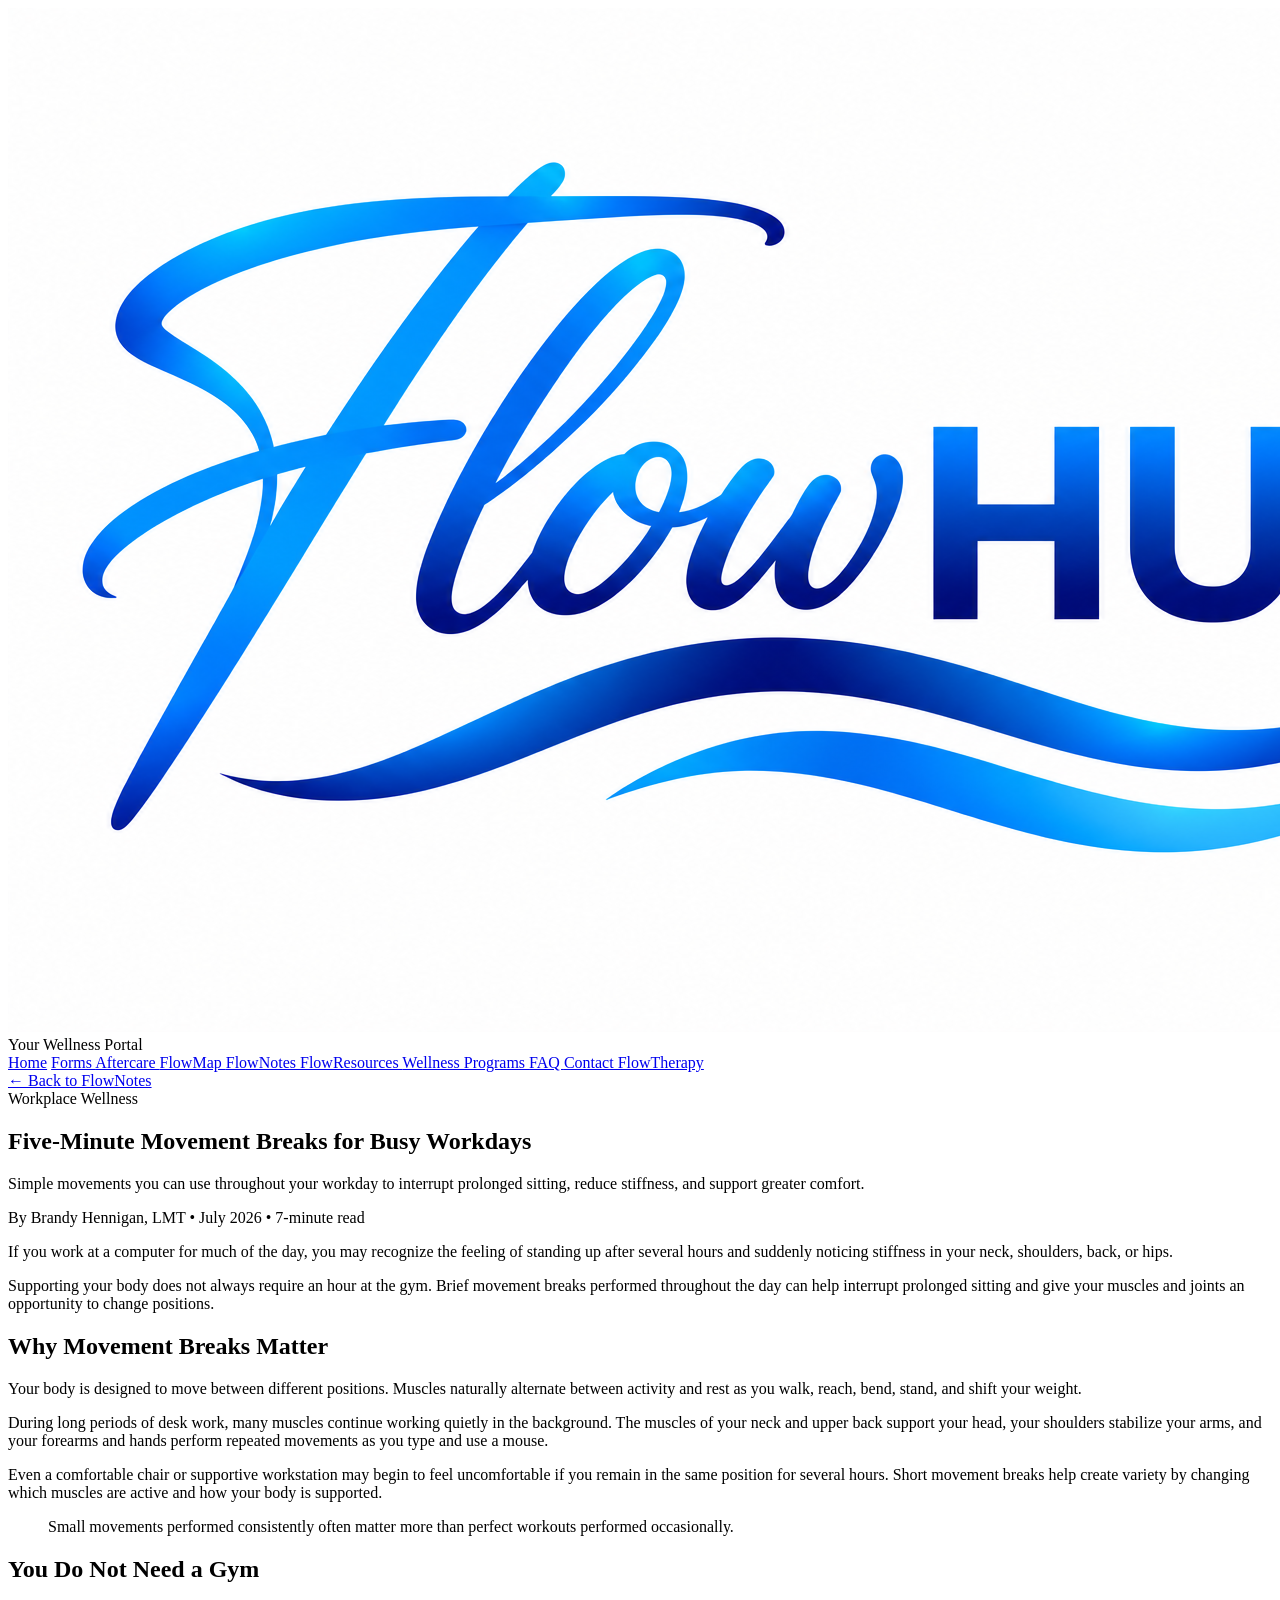
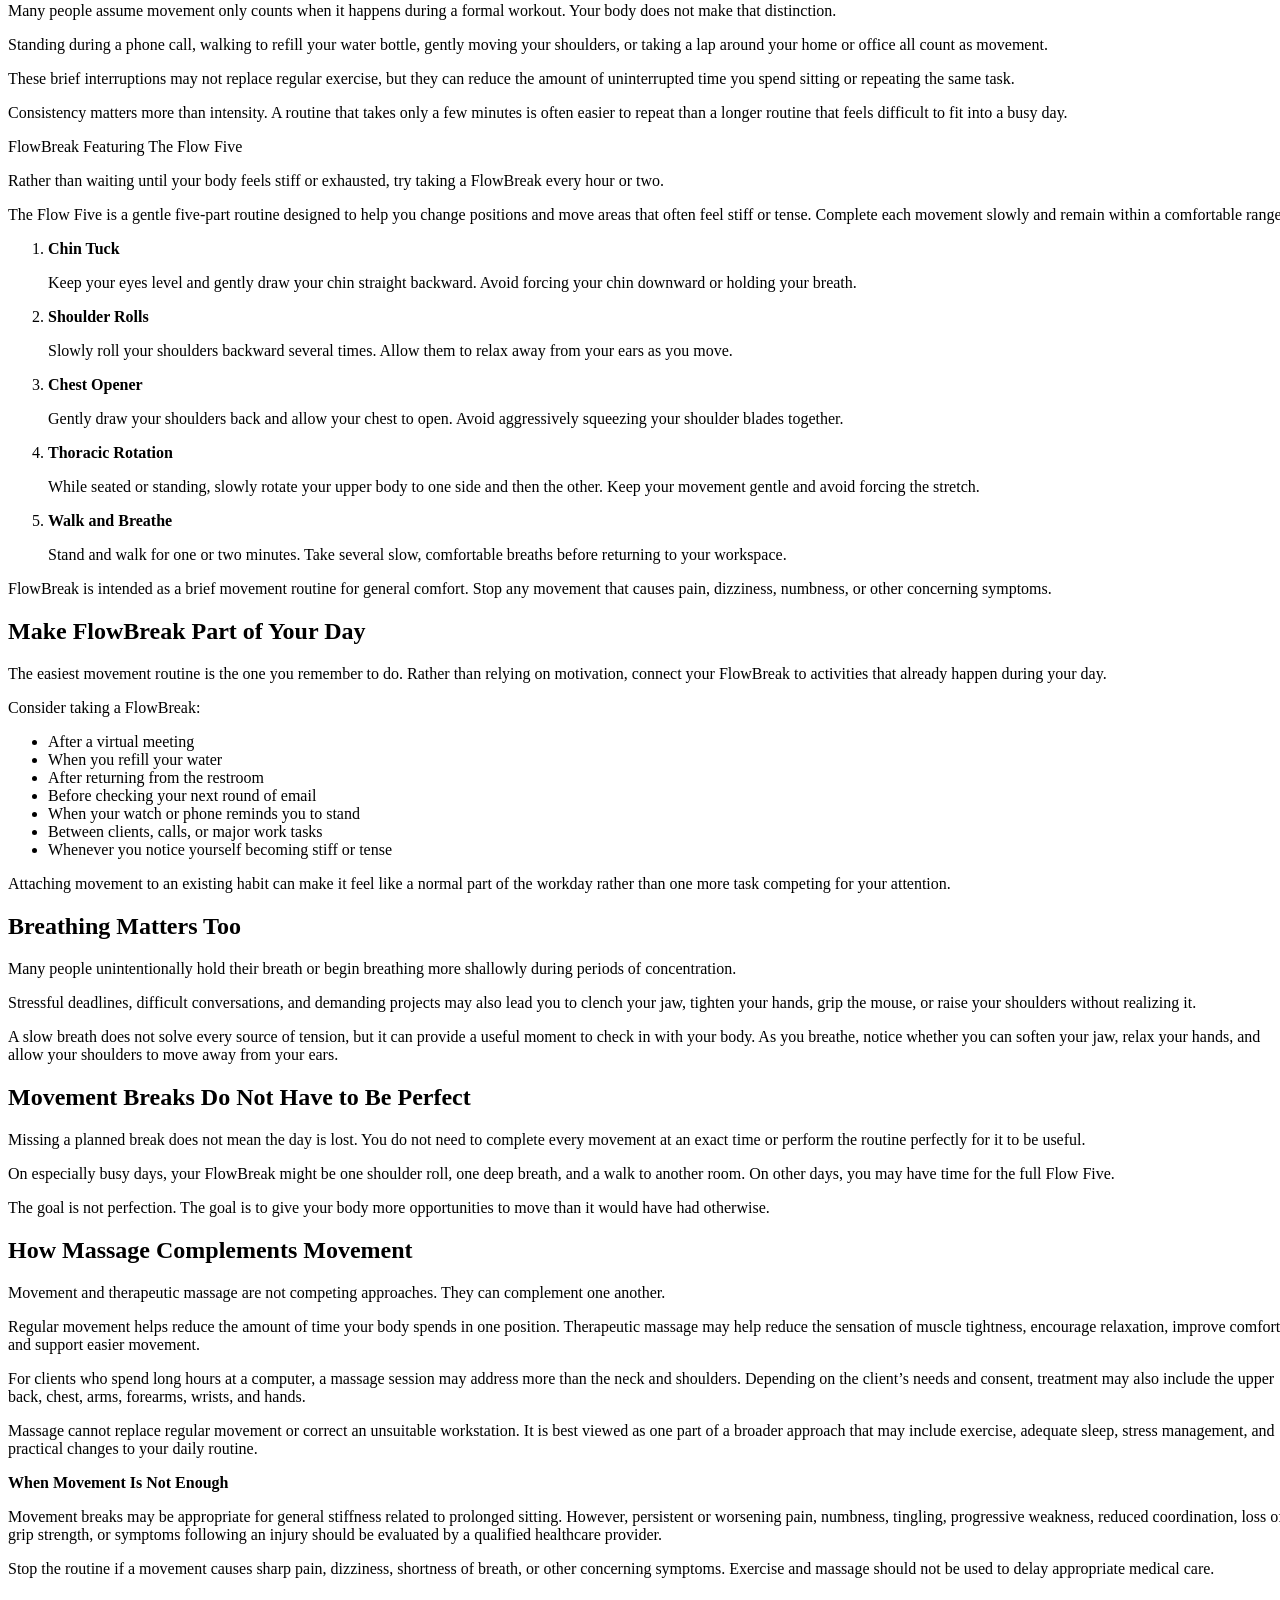
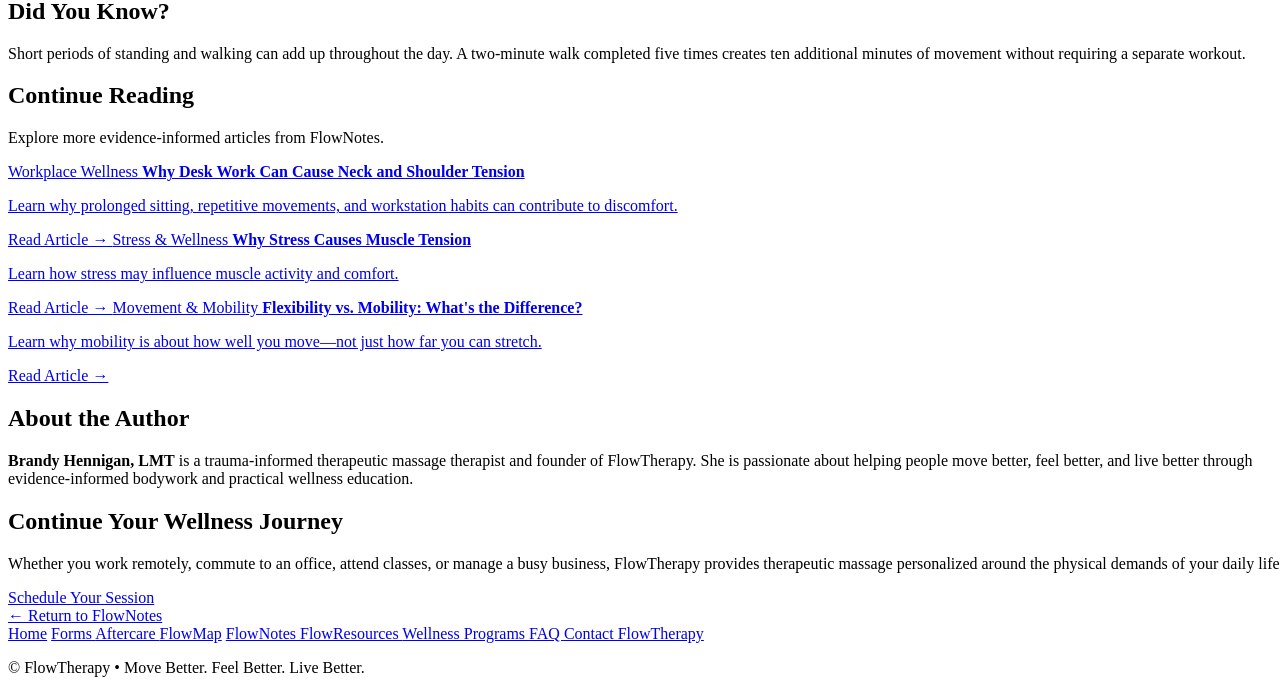
<file: articles/five-minute-movement-breaks-for-busy-workdays.html>
<!doctype html>
<html lang="en">
  <head>
    <meta charset="UTF-8" />

    <meta name="viewport" content="width=device-width, initial-scale=1.0" />

    <meta
      name="description"
      content="Discover FlowBreak and The Flow Five, a simple five-minute movement routine for remote workers, office employees, students, and anyone who spends long periods sitting."
    />

    <title>FlowNotes | Five-Minute Movement Breaks for Busy Workdays</title>

    <link rel="stylesheet" href="../assets/css/style.css" />

    <link rel="manifest" href="../manifest.webmanifest" />

    <link rel="icon" href="../assets/icons/favicon.ico" />

    <link
      rel="icon"
      type="image/png"
      sizes="32x32"
      href="../assets/icons/favicon-32x32.png"
    />

    <link
      rel="icon"
      type="image/png"
      sizes="16x16"
      href="../assets/icons/favicon-16x16.png"
    />

    <link
      rel="apple-touch-icon"
      sizes="180x180"
      href="../assets/icons/apple-touch-icon.png"
    />

    <meta name="apple-mobile-web-app-capable" content="yes" />

    <meta name="apple-mobile-web-app-status-bar-style" content="default" />

    <meta name="apple-mobile-web-app-title" content="FlowHub" />

    <meta name="theme-color" content="#1677c8" />
  </head>

  <body data-article-id="five-minute-movement-breaks-for-busy-workdays">
    <!-- Shared header generated by site-layout.js -->
    <div id="site-header"></div>

    <main class="article-container">
      <div class="article-back">
        <a href="../pages/flownotes.html"> ← Back to FlowNotes </a>
      </div>

      <article class="flow-article">
        <header class="article-header">
          <div class="article-label">Workplace Wellness</div>

          <h1>Five-Minute Movement Breaks for Busy Workdays</h1>

          <p class="article-subtitle">
            Simple movements you can use throughout your workday to interrupt
            prolonged sitting, reduce stiffness, and support greater comfort.
          </p>

          <div class="article-meta">
            By Brandy Hennigan, LMT

            <span>•</span>

            July 2026

            <span>•</span>

            7-minute read
          </div>
        </header>

        <div class="article-intro">
          <p>
            If you work at a computer for much of the day, you may recognize the
            feeling of standing up after several hours and suddenly noticing
            stiffness in your neck, shoulders, back, or hips.
          </p>

          <p>
            Supporting your body does not always require an hour at the gym.
            Brief movement breaks performed throughout the day can help
            interrupt prolonged sitting and give your muscles and joints an
            opportunity to change positions.
          </p>
        </div>

        <section>
          <h2>Why Movement Breaks Matter</h2>

          <p>
            Your body is designed to move between different positions. Muscles
            naturally alternate between activity and rest as you walk, reach,
            bend, stand, and shift your weight.
          </p>

          <p>
            During long periods of desk work, many muscles continue working
            quietly in the background. The muscles of your neck and upper back
            support your head, your shoulders stabilize your arms, and your
            forearms and hands perform repeated movements as you type and use a
            mouse.
          </p>

          <p>
            Even a comfortable chair or supportive workstation may begin to feel
            uncomfortable if you remain in the same position for several hours.
            Short movement breaks help create variety by changing which muscles
            are active and how your body is supported.
          </p>
        </section>

        <blockquote class="article-quote">
          Small movements performed consistently often matter more than perfect
          workouts performed occasionally.
        </blockquote>

        <section>
          <h2>You Do Not Need a Gym</h2>

          <p>
            Many people assume movement only counts when it happens during a
            formal workout. Your body does not make that distinction.
          </p>

          <p>
            Standing during a phone call, walking to refill your water bottle,
            gently moving your shoulders, or taking a lap around your home or
            office all count as movement.
          </p>

          <p>
            These brief interruptions may not replace regular exercise, but they
            can reduce the amount of uninterrupted time you spend sitting or
            repeating the same task.
          </p>

          <p>
            Consistency matters more than intensity. A routine that takes only a
            few minutes is often easier to repeat than a longer routine that
            feels difficult to fit into a busy day.
          </p>
        </section>

        <section class="flowbreak-section">
          <div class="flowbreak-heading">
            <span class="flowbreak-name">FlowBreak</span>

            <span class="flowbreak-feature"> Featuring The Flow Five </span>
          </div>

          <p>
            Rather than waiting until your body feels stiff or exhausted, try
            taking a FlowBreak every hour or two.
          </p>

          <p>
            The Flow Five is a gentle five-part routine designed to help you
            change positions and move areas that often feel stiff or tense.
            Complete each movement slowly and remain within a comfortable range.
          </p>

          <ol class="flow-five-steps">
            <li>
              <div>
                <strong>Chin Tuck</strong>

                <p>
                  Keep your eyes level and gently draw your chin straight
                  backward. Avoid forcing your chin downward or holding your
                  breath.
                </p>
              </div>
            </li>

            <li>
              <div>
                <strong>Shoulder Rolls</strong>

                <p>
                  Slowly roll your shoulders backward several times. Allow them
                  to relax away from your ears as you move.
                </p>
              </div>
            </li>

            <li>
              <div>
                <strong>Chest Opener</strong>

                <p>
                  Gently draw your shoulders back and allow your chest to open.
                  Avoid aggressively squeezing your shoulder blades together.
                </p>
              </div>
            </li>

            <li>
              <div>
                <strong>Thoracic Rotation</strong>

                <p>
                  While seated or standing, slowly rotate your upper body to one
                  side and then the other. Keep your movement gentle and avoid
                  forcing the stretch.
                </p>
              </div>
            </li>

            <li>
              <div>
                <strong>Walk and Breathe</strong>

                <p>
                  Stand and walk for one or two minutes. Take several slow,
                  comfortable breaths before returning to your workspace.
                </p>
              </div>
            </li>
          </ol>

          <p class="flowbreak-note">
            FlowBreak is intended as a brief movement routine for general
            comfort. Stop any movement that causes pain, dizziness, numbness, or
            other concerning symptoms.
          </p>
        </section>

        <section>
          <h2>Make FlowBreak Part of Your Day</h2>

          <p>
            The easiest movement routine is the one you remember to do. Rather
            than relying on motivation, connect your FlowBreak to activities
            that already happen during your day.
          </p>

          <p>Consider taking a FlowBreak:</p>

          <ul class="article-list-check">
            <li>After a virtual meeting</li>

            <li>When you refill your water</li>

            <li>After returning from the restroom</li>

            <li>Before checking your next round of email</li>

            <li>When your watch or phone reminds you to stand</li>

            <li>Between clients, calls, or major work tasks</li>

            <li>Whenever you notice yourself becoming stiff or tense</li>
          </ul>

          <p>
            Attaching movement to an existing habit can make it feel like a
            normal part of the workday rather than one more task competing for
            your attention.
          </p>
        </section>

        <section>
          <h2>Breathing Matters Too</h2>

          <p>
            Many people unintentionally hold their breath or begin breathing
            more shallowly during periods of concentration.
          </p>

          <p>
            Stressful deadlines, difficult conversations, and demanding projects
            may also lead you to clench your jaw, tighten your hands, grip the
            mouse, or raise your shoulders without realizing it.
          </p>

          <p>
            A slow breath does not solve every source of tension, but it can
            provide a useful moment to check in with your body. As you breathe,
            notice whether you can soften your jaw, relax your hands, and allow
            your shoulders to move away from your ears.
          </p>
        </section>

        <section>
          <h2>Movement Breaks Do Not Have to Be Perfect</h2>

          <p>
            Missing a planned break does not mean the day is lost. You do not
            need to complete every movement at an exact time or perform the
            routine perfectly for it to be useful.
          </p>

          <p>
            On especially busy days, your FlowBreak might be one shoulder roll,
            one deep breath, and a walk to another room. On other days, you may
            have time for the full Flow Five.
          </p>

          <p>
            The goal is not perfection. The goal is to give your body more
            opportunities to move than it would have had otherwise.
          </p>
        </section>

        <section>
          <h2>How Massage Complements Movement</h2>

          <p>
            Movement and therapeutic massage are not competing approaches. They
            can complement one another.
          </p>

          <p>
            Regular movement helps reduce the amount of time your body spends in
            one position. Therapeutic massage may help reduce the sensation of
            muscle tightness, encourage relaxation, improve comfort, and support
            easier movement.
          </p>

          <p>
            For clients who spend long hours at a computer, a massage session
            may address more than the neck and shoulders. Depending on the
            client’s needs and consent, treatment may also include the upper
            back, chest, arms, forearms, wrists, and hands.
          </p>

          <p>
            Massage cannot replace regular movement or correct an unsuitable
            workstation. It is best viewed as one part of a broader approach
            that may include exercise, adequate sleep, stress management, and
            practical changes to your daily routine.
          </p>
        </section>

        <div class="article-warning">
          <strong>When Movement Is Not Enough</strong>

          <p>
            Movement breaks may be appropriate for general stiffness related to
            prolonged sitting. However, persistent or worsening pain, numbness,
            tingling, progressive weakness, reduced coordination, loss of grip
            strength, or symptoms following an injury should be evaluated by a
            qualified healthcare provider.
          </p>

          <p>
            Stop the routine if a movement causes sharp pain, dizziness,
            shortness of breath, or other concerning symptoms. Exercise and
            massage should not be used to delay appropriate medical care.
          </p>
        </div>

        <aside class="did-you-know">
          <h2>Did You Know?</h2>

          <p>
            Short periods of standing and walking can add up throughout the day.
            A two-minute walk completed five times creates ten additional
            minutes of movement without requiring a separate workout.
          </p>
        </aside>

        <section class="related-articles">
          <h2>Continue Reading</h2>

          <p class="related-subtitle">
            Explore more evidence-informed articles from FlowNotes.
          </p>

          <div class="related-articles-grid">
            <a
              class="related-article-card"
              href="why-desk-work-can-cause-neck-and-shoulder-tension.html"
            >
              <span class="related-article-category"> Workplace Wellness </span>

              <strong>
                Why Desk Work Can Cause Neck and Shoulder Tension
              </strong>

              <p>
                Learn why prolonged sitting, repetitive movements, and
                workstation habits can contribute to discomfort.
              </p>

              <span class="related-read"> Read Article → </span>
            </a>

            <a
              class="related-article-card"
              href="why-stress-causes-muscle-tension.html"
            >
              <span class="related-article-category">
                Stress &amp; Wellness
              </span>

              <strong> Why Stress Causes Muscle Tension </strong>

              <p>Learn how stress may influence muscle activity and comfort.</p>

              <span class="related-read"> Read Article → </span>
            </a>

            <a class="related-article-card" href="flexibility-vs-mobility.html">
              <span class="related-article-category">
                Movement &amp; Mobility
              </span>

              <strong>
                Flexibility vs. Mobility: What's the Difference?
              </strong>

              <p>
                Learn why mobility is about how well you move—not just how far
                you can stretch.
              </p>

              <span class="related-read"> Read Article → </span>
            </a>
          </div>
        </section>
        <section class="author-card">
          <h2>About the Author</h2>

          <p>
            <strong>Brandy Hennigan, LMT</strong> is a trauma-informed
            therapeutic massage therapist and founder of FlowTherapy. She is
            passionate about helping people move better, feel better, and live
            better through evidence-informed bodywork and practical wellness
            education.
          </p>
        </section>

        <section class="article-cta">
          <h2>Continue Your Wellness Journey</h2>

          <p>
            Whether you work remotely, commute to an office, attend classes, or
            manage a busy business, FlowTherapy provides therapeutic massage
            personalized around the physical demands of your daily life.
          </p>

          <a
            href="https://flowtherapy.setmore.com/book"
            class="button"
            target="_blank"
            rel="noopener"
          >
            Schedule Your Session
          </a>
        </section>

        <div class="article-back article-back-bottom">
          <a href="../pages/flownotes.html"> ← Return to FlowNotes </a>
        </div>
      </article>
    </main>

    <!-- Shared footer generated by site-layout.js -->
    <div id="site-footer"></div>

    <script src="/assets/js/site-layout.js"></script>
    <script src="/assets/js/content-registry.js"></script>
    <script src="/assets/js/related-articles.js"></script>
    <script src="/assets/js/article-utils.js"></script>
  </body>
</html>
</file>
<file: assets/css/style.css>
/* ==========================================================================
   FLOWTHERAPY HOME
   Clean Production Stylesheet
   August 2026
   ========================================================================== */

/* ==========================================================================
   01. DESIGN TOKENS
   ========================================================================== */

body.flowtherapy-home {
  --ft-blue-light: #38b6ff;
  --ft-blue: #368bfb;
  --ft-blue-bright: #095eff;
  --ft-blue-deep: #0f3699;

  --ft-silver-light: #e8edf2;
  --ft-silver: #c7cdd4;
  --ft-silver-mid: #aeb7c1;
  --ft-silver-deep: #7e8995;
  --ft-silver-gradient: linear-gradient(
    120deg,
    #f5f7f9 0%,
    #cfd5db 30%,
    #ffffff 48%,
    #aeb7c1 68%,
    #e2e6ea 100%
  );

  /* FLOW BRAND GRADIENT */
  --ft-logo-gradient: linear-gradient(
    120deg,
    #38b6ff 0%,
    #2fa7ff 22%,
    #368bfb 45%,
    #095eff 70%,
    #0f3699 100%
  );

  --ft-logo-glow: drop-shadow(0 0 4px rgba(56, 182, 255, 0.38))
    drop-shadow(0 0 10px rgba(54, 139, 251, 0.26))
    drop-shadow(0 0 18px rgba(9, 94, 255, 0.16));

  --ft-white: #ffffff;
  --ft-off-white: #efeef1;
  --ft-gray: #d9d9d9;
  --ft-warm-gray: #5d5653;

  --ft-dark: #1d2328;
  --ft-dark-deep: #171c20;
  --ft-dark-soft: #202a31;
  --ft-dark-blue: #24333d;

  --ft-text: #efeef1;
  --ft-muted: #c9c9cb;
  --ft-dark-text: #1d2328;
  --ft-dark-muted: #505b64;

  --ft-line: rgba(255, 255, 255, 0.14);

  --ft-radius: 14px;

  --ft-max: 1160px;

  --ft-brand-gradient: linear-gradient(
    90deg,
    #38b6ff 0%,
    #368bfb 38%,
    #095eff 70%,
    #0f3699 100%
  );

  --ft-divider-gradient: linear-gradient(
    90deg,
    #d9d9d9 0%,
    #8ca3b8 22%,
    #436e98 48%,
    #368bfb 72%,
    #0f3699 100%
  );

  margin: 0;

  background: #c0ced8;

  color: var(--ft-text);

  font-family: "Inter", Arial, sans-serif;

  line-height: 1.65;
}

/* ==========================================================================
   02. GLOBAL
   ========================================================================== */

.flowtherapy-home * {
  box-sizing: border-box;
}

html,
body {
  width: 100%;
  max-width: 100%;

  overflow-x: clip;

  overscroll-behavior-x: none;
}

body.flowtherapy-home {
  position: relative;
}

/* --------------------------------------------------
   TOUCH / MOBILE INTERACTION CONTROL
-------------------------------------------------- */

a,
button,
summary,
input,
select,
textarea {
  touch-action: manipulation;
}
.flowtherapy-home img {
  max-width: 100%;
}

/* ==========================================================================
   SECTION DIVIDERS
   ========================================================================== */


.ft-signature::before,
.ft-final::before {
  content: "";

  position: absolute;

  z-index: 2;

  top: 0;
  left: 0;

  width: 100%;
  height: 3px;

  background: var(--ft-divider-gradient);
}
/* =========================================================
   SERVICES → FLOWSTART
   PREMIUM DARK SEAM + MOVING GLINT
========================================================= */

.ft-premium-seam {
  position: relative;

  z-index: 5;

  width: 100%;
  height: 10px;

  overflow: hidden;

  background:
    linear-gradient(
      180deg,
      #020405 0%,
      #0b1116 28%,
      #18242d 48%,
      #0b1116 72%,
      #020405 100%
    );

  box-shadow:
    0 -2px 10px rgba(0, 0, 0, 0.34),
    0 2px 12px rgba(0, 0, 0, 0.30);
}

/* --------------------------------------------------
   CENTER PULSE GLOW
-------------------------------------------------- */

.ft-premium-seam-glint {
  position: absolute;

  top: 50%;
  left: 50%;

  width: 260px;
  height: 5px;

  transform: translate(-50%, -50%);

  border-radius: 999px;

  background:
    linear-gradient(
      90deg,
      transparent 0%,
      rgba(56, 182, 255, 0.10) 14%,
      rgba(142, 220, 255, 0.40) 30%,
      rgba(223, 247, 255, 0.90) 45%,
      #ffffff 50%,
      rgba(223, 247, 255, 0.90) 55%,
      rgba(142, 220, 255, 0.40) 70%,
      rgba(56, 182, 255, 0.10) 86%,
      transparent 100%
    );

  box-shadow:
    0 0 6px rgba(255, 255, 255, 0.42),
    0 0 14px rgba(142, 220, 255, 0.34),
    0 0 28px rgba(56, 182, 255, 0.20),
    0 0 46px rgba(9, 94, 255, 0.12);

  opacity: 0.62;

  animation: ft-premium-pulse 5s ease-in-out infinite;
}


@keyframes ft-premium-pulse {
  0%,
  100% {
    width: 220px;
    opacity: 0.48;

    box-shadow:
      0 0 5px rgba(255, 255, 255, 0.30),
      0 0 11px rgba(142, 220, 255, 0.24),
      0 0 22px rgba(56, 182, 255, 0.14);
  }

  50% {
    width: 340px;
    opacity: 1;

    box-shadow:
      0 0 8px rgba(255, 255, 255, 0.62),
      0 0 18px rgba(142, 220, 255, 0.48),
      0 0 34px rgba(56, 182, 255, 0.28),
      0 0 56px rgba(9, 94, 255, 0.16);
  }
}
/* ==========================================================================
   TYPOGRAPHY
   ========================================================================== */

.ft-eyebrow {
  margin: 0 0 10px;

  color: var(--ft-blue-light);

  font-size: 0.64rem;
  font-weight: 700;

  letter-spacing: 0.14em;

  text-transform: uppercase;
}

/* ==========================================================================
   03. BUTTONS
   ========================================================================== */

.ft-button {
  display: inline-flex;

  align-items: center;
  justify-content: center;

  min-height: 44px;

  padding: 10px 19px;

  border: 1px solid transparent;

  border-radius: 999px;

  font-size: 0.77rem;
  font-weight: 700;

  text-decoration: none;

  transition:
    transform 0.18s ease,
    background 0.18s ease,
    border-color 0.18s ease,
    box-shadow 0.18s ease;
}

.ft-button:hover {
  transform: translateY(-1px);
}

.ft-button-primary {
  background: linear-gradient(135deg, #38b6ff 0%, #368bfb 48%, #095eff 100%);

  color: #ffffff;

  box-shadow: 0 8px 22px rgba(9, 94, 255, 0.18);
}

.ft-button-outline {
  border-color: rgba(255, 255, 255, 0.38);

  background: rgba(255, 255, 255, 0.025);

  color: #ffffff;
}

/* ==========================================================================
   04. HEADER
   ========================================================================== */

.ft-header {
  position: sticky;

  z-index: 3000;

  top: 0;

  border-bottom: 0;

  background:
  linear-gradient(
  180deg,
  transparent 0%,
  transparent 55%,
  rgba(52, 73, 85, 0.25) 75%,
  rgba(52, 73, 85, 0.65) 90%,
  #344955 100%
),
  linear-gradient(
    90deg,
    #ffffff 0%,
    #efeef1 30%,
    #aeb8c1 63%,
    #436e98 89%,
    #0f3699 100%
  );

  box-shadow: none;
}

.ft-nav {
  display: flex;
  align-items: center;
  justify-content: space-between;

  width: min(calc(100% - 64px), 1120px);

  max-width: none;

  margin-inline: auto;

  min-height: 50px;
}
.ft-logo-link {
  display: flex;
  align-items: center;

  width: 106px;
}

.ft-logo {
  display: block;

  width: 100px;
  height: auto;

  object-fit: contain;

  filter: drop-shadow(0 0 4px rgba(56, 182, 255, 0.35))
    drop-shadow(0 0 9px rgba(9, 94, 255, 0.16));
}

.ft-nav-links {
  display: flex;

  align-items: center;

  gap: 28px;
}

.ft-nav-links > a {
  position: relative;

  color: #18364f;

  font-size: 0.75rem;
  font-weight: 600;

  text-decoration: none;

  text-shadow: none;

  transition:
    color 180ms ease,
    text-shadow 180ms ease;
}

/* Premium animated underline — regular nav links only */

.ft-nav-links > a:not(.ft-nav-book)::after {
  content: "";

  position: absolute;

  right: 0;
  bottom: -8px;
  left: 0;

  height: 1px;

  transform: scaleX(0);

  transform-origin: center;

  background: linear-gradient(
    90deg,
    transparent 0%,
    #c7eefe 18%,
    #8edcff 34%,
    #38b6ff 54%,
    #368bfb 76%,
    transparent 100%
  );

  box-shadow:
    0 0 4px rgba(199, 237, 255, 0.28),
    0 0 9px rgba(56, 182, 255, 0.34);

  transition: transform 180ms ease;
}

@media (hover: hover) {
  .ft-nav-links > a:not(.ft-nav-book):hover {
    color: #095eff;

    text-shadow: none;
  }

  .ft-nav-links > a:not(.ft-nav-book):hover::after {
    transform: scaleX(1);
  }
}
/* Premium Book button */

.ft-nav-links .ft-nav-book {
  display: inline-flex;

  align-items: center;
  justify-content: center;

  min-height: 42px;

  padding: 9px 18px;

  border: 2px solid transparent;

  border-radius: 999px;

  background:
    linear-gradient(#11171b, #11171b) padding-box,
    linear-gradient(
        120deg,
        #dff7ff 0%,
        #8edcff 18%,
        #38b6ff 40%,
        #368bfb 68%,
        #095eff 100%
      )
      border-box;

  color: #ffffff;

  font-weight: 800;

  text-shadow: none;

  box-shadow:
    0 0 0 1px rgba(142, 220, 255, 0.18),
    0 0 7px rgba(142, 220, 255, 0.32),
    0 0 14px rgba(56, 182, 255, 0.28),
    0 0 22px rgba(9, 94, 255, 0.18);

  transition:
    transform 180ms ease,
    box-shadow 180ms ease;
}

@media (hover: hover) {
  .ft-nav-links .ft-nav-book:hover {
    transform: translateY(-2px);

    color: #ffffff;

    box-shadow:
      0 0 0 1px rgba(220, 247, 255, 0.3),
      0 0 10px rgba(142, 220, 255, 0.48),
      0 0 20px rgba(56, 182, 255, 0.38),
      0 0 30px rgba(9, 94, 255, 0.24);
  }
}


/* ==========================================================================
   05. HERO
   ========================================================================== */

.ft-hero {
  position: relative;

  display: flex;
  align-items: flex-end;

  min-height: 640px;

  overflow: hidden;

  background:
    #07090b
    url("/assets/images/home/flowtherapy-hero.jpg")
    center center / cover no-repeat;
}

.ft-hero-overlay {
  position: absolute;
  inset: 0;

  z-index: 1;

  background:
  linear-gradient(
    180deg,
    #344955 0px,
    rgba(52, 73, 85, 0.55) 25px,
    rgba(52, 73, 85, 0.12) 60px,
    transparent 95px
  ),
  linear-gradient(
    90deg,
    rgba(7, 9, 11, 0.9) 0%,
    rgba(7, 9, 11, 0.72) 32%,
    rgba(7, 9, 11, 0.3) 63%,
    rgba(7, 9, 11, 0.04) 100%
  ),
  linear-gradient(
    0deg,
    rgba(4, 7, 10, 0.94) 0%,
    rgba(5, 8, 11, 0.78) 18%,
    rgba(6, 9, 12, 0.38) 40%,
    transparent 64%
  );
}

.ft-hero-inner {
  position: relative;
  z-index: 2;
}

.ft-hero-content {
  max-width: 650px;

  padding: 72px 24px 60px;
}

.ft-hero h1 {
  margin: 0;

  color: #ffffff;

  font-family: "Playfair Display", Georgia, serif;

  font-size: clamp(3.5rem, 6.6vw, 6rem);

  font-weight: 600;

  line-height: 0.98;

  letter-spacing: -0.035em;
}

.ft-hero h1 em {
  display: inline-block;

  background: var(--ft-logo-gradient);

  -webkit-background-clip: text;
  background-clip: text;

  -webkit-text-fill-color: transparent;
  color: transparent;

  font-style: italic;
  font-weight: 500;

  filter: drop-shadow(0 0 1px rgba(255, 255, 255, 0.55))
    drop-shadow(0 0 4px rgba(56, 182, 255, 0.42))
    drop-shadow(0 0 10px rgba(54, 139, 251, 0.24));
}

.ft-hero-tagline {
  margin: 24px 0 0;

  color: #ffffff;

  font-family: "Playfair Display", Georgia, serif;

  font-size: 1.12rem;
  font-weight: 600;
}

.ft-hero-copy {
  max-width: 500px;

  margin: 12px 0 0;

  color: #d9d9d9;

  font-size: 0.9rem;

  line-height: 1.75;
}

.ft-hero-actions {
  display: flex;

  flex-wrap: wrap;

  gap: 10px;

  margin-top: 25px;
}

.ft-hero-meta {
  display:
    flex;

  align-items:
    center;

  justify-content:
    center;

  flex-wrap:
    nowrap;

  gap:
    10px;

  width:
    fit-content;

 margin:
    30px auto 0;

  color:
    #c7d2da;

  font-size:
    0.6rem;

  font-weight:
    700;

  line-height:
    1.3;

  letter-spacing:
    0.14em;

  text-transform:
    uppercase;
}

.ft-hero-meta span {
  display:
    inline-flex;

  align-items:
    center;

  white-space:
    nowrap;
}

.ft-hero-meta-dot {
  color:
    #8edcff;

  font-size:
    0.8rem;

  line-height:
    1;

  text-shadow:
    0 0 5px rgba(142, 220, 255, 0.28),
    0 0 10px rgba(56, 182, 255, 0.14);
}

/* ==========================================================================
   CLIENT EXPERIENCES — FINAL RESPONSIVE GUARD
========================================================================== */

@media (min-width: 761px) {
  .ft-review-grid {
    grid-template-columns: repeat(2, minmax(0, 1fr));
  }
}
/* Client Experiences — review invitation */
.ft-review-cta {
  display: flex;
  flex-direction: column;
  align-items: center;
  gap: 0.9rem;
  margin-top: 2.25rem;
  text-align: center;
}

.ft-review-cta p {
  margin: 0;
  color: #e8edf2;
  font: 500 clamp(1.15rem, 2vw, 1.4rem)/1.5 "Playfair Display", Georgia, serif;
  letter-spacing: -0.01em;
  text-shadow:
    0 0 8px rgba(230, 187, 122, 0.28),
    0 0 18px rgba(230, 187, 122, 0.12);
}

.ft-review-cta a {
  display: inline-flex;
  align-items: center;
  justify-content: center;
  min-height: 42px;
  padding: 0.65rem 1.25rem;
  border: 1px solid rgba(105, 191, 255, 0.55);
  border-radius: 999px;

  background: rgba(17, 39, 54, 0.55);
  color: #eaf6ff;

  font: 600 0.82rem/1 Inter, Arial, sans-serif;
  letter-spacing: 0.02em;
  text-decoration: none;

  box-shadow:
  0 0 8px rgba(142, 220, 255, 0.5),
  0 0 20px rgba(56, 182, 255, 0.35),
  0 0 36px rgba(9, 94, 255, 0.2),
  inset 0 0 0 1px rgba(255, 255, 255, 0.12);

  transition:
    border-color 0.2s ease,
    box-shadow 0.2s ease,
    transform 0.2s ease;
}

.ft-review-cta a:hover {
  border-color: #69bfff;
  box-shadow:
  0 0 10px rgba(142, 220, 255, 0.65),
  0 0 26px rgba(56, 182, 255, 0.48),
  0 0 44px rgba(9, 94, 255, 0.28),
  inset 0 0 0 1px rgba(255, 255, 255, 0.18);
}

.ft-review-cta a:focus-visible {
  outline: 2px solid #e6bb7a;
  outline-offset: 3px;
}
/* ==========================================================================
   07. SERVICES
========================================================================== */

.ft-services {
  padding-bottom: 84px;

  background:
  linear-gradient(
    180deg,
    #1d2328 0%,
    #1c2328 58%,
    #25313a 76%,
    #354955 90%,
    #536d80 100%
  );
}

.ft-services-layout {
  display: grid;

  grid-template-columns: 1.15fr 0.85fr;

  align-items: start;

  gap: 72px;
}

.ft-services-menu {
  box-sizing: border-box;
  padding: clamp(20px, 3vw, 36px);
  border: 0;
  border-radius: 22px;
  background: #1a2b35;
  box-shadow: 0 16px 36px rgba(15, 30, 42, 0.16);
}

/* ==========================================================================
   SERVICE ACCORDIONS
========================================================================== */

.ft-service-group {
  border-bottom:
    1px solid
    rgba(142, 220, 255, 0.14);
}

.ft-service-group summary {
  display: flex;

  align-items: center;
  justify-content: space-between;

  gap: 20px;

  min-height: 74px;

  padding: 14px 4px;

  cursor: pointer;

  list-style: none;
}

.ft-service-group summary::-webkit-details-marker {
  display: none;
}

.ft-service-group summary::marker {
  content: "";
}

.ft-service-group summary > *:first-child {
  min-width: 0;
}

.ft-service-group summary small {
  display: block;

  margin-bottom: 4px;

  color: var(--ft-blue-light);

  font-size: 0.6rem;
  font-weight: 700;

  letter-spacing: 0.11em;

  text-transform: uppercase;
}


/* --------------------------------------------------
   SERVICES — PREMIUM TYPE SCALE
-------------------------------------------------- */

.ft-service-group summary strong {
  display: block;

  color: #ffffff;

  font-family:
    "Playfair Display",
    Georgia,
    serif;

  font-size: 1.18rem;
  font-weight: 600;

  line-height: 1.25;

  letter-spacing: -0.01em;
}


/* --------------------------------------------------
   PLUS / MINUS — PREMIUM HALO
-------------------------------------------------- */

.ft-service-group summary b {
  display: inline-flex;

  flex: 0 0 auto;

  align-items: center;
  justify-content: center;

  width: 24px;
  height: 24px;

  border:
    1px solid
    rgba(142, 220, 255, 0.12);

  border-radius: 50%;

  color: var(--ft-blue-light);

  background:
    radial-gradient(
      circle,
      rgba(56, 182, 255, 0.10) 0%,
      rgba(56, 182, 255, 0.03) 52%,
      transparent 74%
    );

  font-family:
    "Inter",
    Arial,
    sans-serif;

  font-size: 0;

  font-weight: 500;

  line-height: 1;

  box-shadow:
    0 0 8px rgba(56, 182, 255, 0.08);

  transition:
    border-color 180ms ease,
    background 180ms ease,
    box-shadow 180ms ease;
}

.ft-service-group summary b::before {
  content: "+";

  font-size: 1rem;
}

.ft-service-group[open] summary b::before {
  content: "\2212";
}

.ft-service-group[open] summary b {
  border-color:
    rgba(142, 220, 255, 0.24);

  background:
    radial-gradient(
      circle,
      rgba(56, 182, 255, 0.16) 0%,
      rgba(56, 182, 255, 0.05) 54%,
      transparent 76%
    );

  box-shadow:
    0 0 10px rgba(56, 182, 255, 0.14),
    0 0 18px rgba(9, 94, 255, 0.06);
}


.ft-service-content {
  padding-bottom: 22px;
}

.ft-service-intro {
  margin: 4px 0 18px;

  color: #cbd5db;

  font-size: 0.82rem;

  line-height: 1.7;
}
/* ==========================================================================
   09. SIMPLE SERVICE ROWS
   SPECIALTY SERVICES + SPAFLOW
========================================================================== */

.ft-simple-service {
  display: grid;

  grid-template-columns:
    minmax(170px, 0.34fr)
    minmax(0, 1fr);

  gap: 22px;

  align-items: start;

  padding: 15px 16px;

  border-bottom:
    1px solid
    rgba(142, 220, 255, 0.10);

  background:
    linear-gradient(
      90deg,
      rgba(10, 20, 27, 0.94) 0%,
      rgba(14, 27, 35, 0.94) 52%,
      rgba(17, 33, 42, 0.92) 100%
    );

  transition:
    background 180ms ease,
    border-color 180ms ease,
    box-shadow 180ms ease;
}

.ft-simple-service:first-child {
  border-top-left-radius: 14px;
  border-top-right-radius: 14px;
}

.ft-simple-service:last-child {
  border-bottom: 0;

  border-bottom-left-radius: 14px;
  border-bottom-right-radius: 14px;
}

.ft-simple-service:nth-child(even) {
  background:
    linear-gradient(
      90deg,
      rgba(12, 23, 31, 0.96) 0%,
      rgba(17, 31, 40, 0.96) 52%,
      rgba(19, 36, 46, 0.94) 100%
    );
}

.ft-simple-service:hover {
  background:
    linear-gradient(
      90deg,
      rgba(14, 29, 39, 0.98) 0%,
      rgba(21, 43, 55, 0.98) 56%,
      rgba(24, 48, 62, 0.96) 100%
    );

  border-color:
    rgba(142, 220, 255, 0.18);

  box-shadow:
    inset 3px 0 0 rgba(56, 182, 255, 0.46);
}

.ft-simple-service strong {
  color: #f7fbfd;

  font-size: 0.84rem;
  font-weight: 700;

  line-height: 1.45;
}

.ft-simple-service span {
  color: #c4d0d7;

  font-size: 0.76rem;

  line-height: 1.55;
}
/* ==========================================================================
   08. SIGNATURE FLOW ROWS
========================================================================== */

.ft-service-row {
  display: grid;

  grid-template-columns:
  minmax(190px, 0.32fr)
  minmax(0, 1fr);

  gap: 22px;

  align-items: center;

  width: 100%;
  min-width: 0;

  padding: 17px 16px;

  border-bottom:
    1px solid
    rgba(142, 220, 255, 0.10);

  background:
    linear-gradient(
      90deg,
      rgba(10, 20, 27, 0.94) 0%,
      rgba(14, 27, 35, 0.94) 52%,
      rgba(17, 33, 42, 0.92) 100%
    );

  color: inherit;

  text-decoration: none;

  transition:
    background 180ms ease,
    border-color 180ms ease,
    box-shadow 180ms ease,
    transform 180ms ease;
}

.ft-service-row:first-of-type {
  border-top-left-radius: 14px;
  border-top-right-radius: 14px;
}

.ft-service-row:last-of-type {
  border-bottom: 0;

  border-bottom-left-radius: 14px;
  border-bottom-right-radius: 14px;
}

.ft-service-row > * {
  min-width: 0;
}

.ft-service-row:nth-of-type(even) {
  background:
    linear-gradient(
      90deg,
      rgba(12, 23, 31, 0.96) 0%,
      rgba(17, 31, 40, 0.96) 52%,
      rgba(19, 36, 46, 0.94) 100%
    );
}

.ft-service-row:hover {
  background:
    linear-gradient(
      90deg,
      rgba(14, 29, 39, 0.98) 0%,
      rgba(21, 43, 55, 0.98) 56%,
      rgba(24, 48, 62, 0.96) 100%
    );

  border-color:
    rgba(142, 220, 255, 0.20);

  box-shadow:
    inset 3px 0 0 rgba(56, 182, 255, 0.58),
    inset 0 1px 0 rgba(255, 255, 255, 0.02),
    0 0 18px rgba(56, 182, 255, 0.05);
}

.ft-service-row strong {
  display: block;

  color: #f7fbfd;

  font-size: 0.84rem;
}

.ft-service-row span {
  display: block;

  color: #c4d0d7;

  font-size: 0.76rem;

  line-height: 1.55;
}


/* ==========================================================================
   10. SPAFLOW
========================================================================== */

.ft-spaflow-list {
  margin-top: 16px;

  overflow: hidden;

  border:
    1px solid
    rgba(142, 220, 255, 0.10);

  border-radius: 14px;

  background:
    linear-gradient(
      145deg,
      rgba(9, 18, 24, 0.94) 0%,
      rgba(15, 29, 38, 0.96) 100%
    );
}


/* ==========================================================================
   11. FLOWBOOST
========================================================================== */

.ft-boost-list {
  margin-top: 18px;

  overflow: hidden;

  border-radius: 14px;

  background:
    linear-gradient(
      145deg,
      rgba(9, 22, 30, 0.96) 0%,
      rgba(13, 31, 41, 0.98) 100%
    );
}

.ft-boost-row {
  display: block;

  padding: 18px 16px;

  border-bottom:
    1px solid
    rgba(142, 220, 255, 0.12);

  background: transparent;

  transition:
    background 180ms ease;
}

.ft-boost-row:last-child {
  border-bottom: 0;
}

.ft-boost-row:hover {
  background:
    rgba(56, 182, 255, 0.035);
}

.ft-boost-row strong {
  display: block;

  margin-bottom: 6px;

  color: #f7fbfd;

  font-size: 0.88rem;
  font-weight: 700;
}

.ft-boost-row span {
  display: block;

  color: #d5e0e6;

  font-size: 0.78rem;

  line-height: 1.55;
}

.ft-boost-row b {
  display: block;

  margin-top: 6px;

  color: #69cfff;

  font-size: 0.76rem;
  font-weight: 700;
}

.ft-service-link {
  display: inline-block;

  margin-top: 18px;

  color: var(--ft-blue-light);

  font-size: 0.78rem;
  font-weight: 650;

  text-decoration: none;

  transition:
    color 180ms ease,
    text-shadow 180ms ease;
}

.ft-service-link:hover {
  color: #dff7ff;

  text-shadow:
    0 0 8px rgba(56, 182, 255, 0.18);
}
/* ==========================================================================
   12. MORE WAYS TO FLOW
========================================================================== */

.ft-featured-services {
  position: relative;

  width: 100%;

  margin-top: 48px;
  margin-left: 0;
  margin-right: 0;

  padding-top: 32px;

  border-top: 0;
}

/* --------------------------------------------------
   MORE WAYS TO FLOW — PREMIUM DIVIDER
-------------------------------------------------- */

.ft-featured-services::before {
  content: "";

  position: absolute;

  top: 0;
  left: 0;

  width: 100%;
  height: 2px;

  border-radius: 999px;

  background: linear-gradient(
    90deg,
    rgba(199, 205, 212, 0.58) 0%,
    #c7cdd4 16%,
    #8edcff 38%,
    #38b6ff 62%,
    #368bfb 82%,
    rgba(9, 94, 255, 0.18) 100%
  );

  box-shadow:
    0 0 5px rgba(142, 220, 255, 0.24),
    0 0 12px rgba(56, 182, 255, 0.15);

  pointer-events: none;
}

/* concentrated FlowTherapy sparkle */

.ft-featured-services::after {
  content: "";

  position: absolute;

  top: -2px;
  left: 42%;

  width: 120px;
  height: 7px;

  border-radius: 999px;

  background: linear-gradient(
    90deg,
    transparent 0%,
    rgba(142, 220, 255, 0.16) 18%,
    rgba(220, 245, 255, 0.72) 40%,
    #ffffff 50%,
    rgba(220, 245, 255, 0.72) 60%,
    rgba(56, 182, 255, 0.16) 82%,
    transparent 100%
  );

  filter: blur(1.4px);

  box-shadow:
    0 0 7px rgba(220, 245, 255, 0.48),
    0 0 14px rgba(56, 182, 255, 0.24);

  pointer-events: none;

  animation: ft-moreways-sparkle 4.8s ease-in-out infinite;
}

@keyframes ft-moreways-sparkle {
  0%,
  100% {
    opacity: 0.64;

    transform: translateX(-14px);
  }

  48% {
    opacity: 1;
  }

  52% {
    opacity: 1;

    transform: translateX(14px);
  }
}

/* --------------------------------------------------
   INTRO
-------------------------------------------------- */

.ft-featured-services-intro {
  max-width: 640px;

  margin-bottom: 24px;
}

.ft-featured-services-label {
  margin: 0 0 8px;

  color: var(--ft-blue-light);

  font-size: 0.62rem;
  font-weight: 700;

  letter-spacing: 0.16em;

  text-transform: uppercase;
}

.ft-featured-services-title {
  margin: 0 0 10px;

  color: #ffffff;

  font-family: "Playfair Display", Georgia, serif;

  font-size: clamp(1.55rem, 2.2vw, 2rem);

  font-weight: 600;

  line-height: 1.15;
}

.ft-featured-services-copy {
  margin: 0;

  color: #cfd1d4;

  font-size: 0.8rem;

  line-height: 1.7;
}

/* --------------------------------------------------
   GRID
-------------------------------------------------- */

.ft-featured-services-grid {
  display: grid;

  grid-template-columns: repeat(2, minmax(0, 1fr));

  gap: 18px;

  width: 100%;
}

/* --------------------------------------------------
   CARDS
-------------------------------------------------- */

.ft-featured-service-card {
  position: relative;

  display: flex;

  flex-direction: column;

  justify-content: space-between;

  min-height: 250px;

  padding: 28px 26px;

  overflow: hidden;

  border: 1px solid rgba(56, 182, 255, 0.18);

  border-radius: 14px;

  background: linear-gradient(
    145deg,
    rgba(255, 255, 255, 0.07) 0%,
    rgba(255, 255, 255, 0.035) 60%,
    rgba(56, 139, 251, 0.055) 100%
  );

  box-shadow: 0 14px 34px rgba(0, 0, 0, 0.14);

  transition:
    transform 0.2s ease,
    border-color 0.2s ease,
    background 0.2s ease;
}

.ft-featured-service-card::before {
  content: "";

  position: absolute;

  inset: 0 auto 0 0;

  width: 3px;

  background: var(--ft-logo-gradient);

  opacity: 0.85;
}

.ft-featured-service-card:hover {
  transform: translateY(-3px);

  border-color: rgba(56, 182, 255, 0.36);

  background:
  linear-gradient(
    155deg,
    #18364f 0%,
    #1b3447 12%,
    #1d303d 26%,
    #1e2b33 44%,
    #1b252b 68%,
    #172128 100%
  );
}

/* --------------------------------------------------
   CARD TEXT
-------------------------------------------------- */

.ft-featured-service-card small {
  display: block;

  margin-bottom: 7px;

  color: var(--ft-blue-light);

  font-size: 0.58rem;
  font-weight: 700;

  letter-spacing: 0.11em;
  line-height: 1.45;
}

.ft-featured-service-card h3 {
  margin: 0;

  color: #ffffff;

  font-family: "Playfair Display", Georgia, serif;

  font-size: 1.35rem;
  font-weight: 600;
}

.ft-featured-service-card p {
  margin: 13px 0 20px;

  color: #d2d2d4;

  font-size: 0.78rem;

  line-height: 1.7;
}

/* --------------------------------------------------
   CARD LINK
-------------------------------------------------- */

.ft-featured-card-link {
  display: inline-block;

  margin-top: auto;

  color: var(--ft-blue-light);

  font-size: 0.75rem;

  font-weight: 700;

  text-decoration: none;
}

.ft-featured-card-link:hover {
  color: #ffffff;
}
/* ==========================================================================
   13. SERVICES SIDE
   THERAPEUTIC CARE — FLOWTHERAPY PREMIUM
========================================================================== */

/* --------------------------------------------------
   LAYOUT
-------------------------------------------------- */

.ft-services-side {
  position: relative;

  display: grid;

  grid-template-columns:
    minmax(320px, 0.9fr)
    minmax(390px, 1.1fr);

  align-items: center;

  gap: 28px;

  width: 100%;
  max-width: 940px;

  margin-top: 68px;

  padding: 28px 0 20px;

  background: transparent;
}

/* Warm atmospheric field behind treatment area */

.ft-services-side::after {
  content: "";

  position: absolute;

  z-index: -1;

  right: -40px;
  bottom: -30px;

  width: 600px;
  height: 500px;

  background:
    radial-gradient(
      ellipse at center,
      rgba(255, 171, 74, 0.26) 0%,
      rgba(226, 123, 39, 0.18) 22%,
      rgba(160, 79, 27, 0.09) 44%,
      transparent 72%
    );

  filter: blur(30px);

  pointer-events: none;
}
/* --------------------------------------------------
   THERAPEUTIC CARE — COPY
-------------------------------------------------- */

.ft-services-side-content {
  position: relative;

  z-index: 3;

  min-width: 0;

  padding-right: 6px;
}

.ft-services-side .ft-eyebrow {
  margin-bottom: 13px;
}

.ft-services-side h2 {
  margin: 0;

  color: #ffffff;

  font-family: "Playfair Display", Georgia, serif;

  font-size: clamp(2.5rem, 4vw, 3.7rem);

  font-weight: 600;

  line-height: 1.02;

  letter-spacing: -0.03em;
}

/* "your way." */

.ft-services-side h2 em {
  display: inline-block;

  position: relative;

  background: linear-gradient(
    105deg,
    #8edcff 0%,
    #56c7ff 20%,
    #38b6ff 42%,
    #2fa7ff 66%,
    #368bfb 84%,
    #248cff 100%
  );

  -webkit-background-clip: text;

  background-clip: text;

  -webkit-text-fill-color: transparent;

  color: transparent;

  font-style: italic;

  font-weight: 600;

  text-shadow: none;

  filter: drop-shadow(0 0 1px rgba(255, 255, 255, 0.38))
    drop-shadow(0 0 5px rgba(56, 182, 255, 0.26))
    drop-shadow(0 0 11px rgba(54, 139, 251, 0.15));
}

/* Premium glint beneath "your way." */

.ft-services-side h2 em::after {
  content: "";

  position: absolute;

  right: 6%;
  bottom: -5px;

  width: 54%;
  height: 1px;

  border-radius: 999px;

  background: linear-gradient(
    90deg,
    transparent 0%,
    rgba(142, 220, 255, 0.3) 20%,
    rgba(223, 247, 255, 0.72) 48%,
    #38b6ff 68%,
    transparent 100%
  );

  box-shadow:
    0 0 5px rgba(142, 220, 255, 0.28),
    0 0 10px rgba(56, 182, 255, 0.16);

  opacity: 0.78;

  pointer-events: none;
}

.ft-services-side-content > p:not(.ft-eyebrow) {
  max-width: 410px;

  margin: 24px 0 0;

  color: #d1d1d3;

  font-size: 0.96rem;

  line-height: 1.82;
}

/* Learn-more style link */

.ft-services-side-content > a {
  position: relative;

  display: inline-block;

  width: fit-content;

  margin-top: 22px;

  color: var(--ft-blue-light);

  font-size: 0.83rem;

  font-weight: 700;

  text-decoration: none;

  background-image: linear-gradient(
    90deg,
    #dff7ff 0%,
    #8edcff 26%,
    #38b6ff 60%,
    #368bfb 100%
  );

  background-repeat: no-repeat;

  background-position: left bottom;

  background-size: 0 1px;

  transition:
    color 180ms ease,
    background-size 220ms ease;
}

@media (hover: hover) {
  .ft-services-side-content > a:hover {
    color: #8edcff;

    background-size: 100% 1px;

    filter: drop-shadow(0 2px 3px rgba(56, 182, 255, 0.3));
  }
}

/* --------------------------------------------------
   ATMOSPHERE IMAGE
   IMMERSIVE 3D TREATMENT
-------------------------------------------------- */

.ft-services-atmosphere {
  position: relative;

  z-index: 1;

  width: 100%;
  max-width: 440px;

  margin: 0;

  justify-self: end;

  perspective: 1200px;

  transform: translateX(28px);
}

/*
   Combined atmosphere:
   warm salt-lamp illumination +
   restrained Flow blue bridge toward copy
*/

/* --------------------------------------------------
   ATMOSPHERE GLOW — ENHANCED
-------------------------------------------------- */

.ft-services-atmosphere::before {
  content: "";

  position: absolute;

  z-index: -2;

  top: -2%;
  right: -10%;
  bottom: -8%;
  left: -22%;

  border-radius: 46%;

  background:
    radial-gradient(
      circle at 68% 48%,
      rgba(255, 173, 70, 0.24) 0%,
      rgba(255, 133, 30, 0.11) 30%,
      transparent 62%
    ),
    radial-gradient(
      ellipse at 18% 52%,
      rgba(56, 182, 255, 0.13) 0%,
      rgba(54, 139, 251, 0.05) 38%,
      transparent 68%
    );

  filter: blur(28px);

  pointer-events: none;
}

/* --------------------------------------------------
   3D FRAME — DRAMATIC FLOAT
-------------------------------------------------- */

.ft-services-atmosphere-frame {
  aspect-ratio: 16 / 10;

  transform:
    translateY(-12px)
    rotateX(var(--lamp-x, 4deg))
    rotateY(var(--lamp-y, -9deg))
    rotateZ(-1.4deg);

  transform-origin: center center;

  transition:
    transform 240ms ease,
    box-shadow 240ms ease;

  box-shadow:
    /* Fine highlight along the surface */
    inset 0 1px 0 rgba(255, 255, 255, 0.14),

    /* Tight contact shadow */
    -10px 14px 20px rgba(0, 0, 0, 0.32),

    /* Main floating shadow */
    24px 38px 58px rgba(0, 0, 0, 0.48),

    /* Deep separation shadow */
    34px 52px 82px rgba(0, 0, 0, 0.30),

    /* Flow blue atmosphere */
    -8px 4px 30px rgba(56, 182, 255, 0.22),
    -14px 8px 58px rgba(9, 94, 255, 0.12),

    /* Salt lamp warmth */
    18px 12px 38px rgba(255, 145, 45, 0.20),
    26px 18px 72px rgba(255, 112, 20, 0.12);
}

/* FlowTherapy luminous edge */

/* --------------------------------------------------
   ATMOSPHERE GLOW — DRAMATIC
-------------------------------------------------- */

.ft-services-atmosphere::before {
  content: "";

  position: absolute;

  z-index: -2;

  top: -12%;
  right: -18%;
  bottom: -18%;
  left: -28%;

  border-radius: 46%;

  background:
    radial-gradient(
      circle at 70% 48%,
      rgba(255, 173, 70, 0.34) 0%,
      rgba(255, 126, 25, 0.18) 28%,
      rgba(255, 104, 15, 0.07) 48%,
      transparent 68%
    ),
    radial-gradient(
      ellipse at 15% 50%,
      rgba(142, 220, 255, 0.18) 0%,
      rgba(56, 182, 255, 0.10) 30%,
      rgba(9, 94, 255, 0.04) 50%,
      transparent 70%
    );

  filter: blur(32px);

  pointer-events: none;
}

/* Depth shading across photograph */

.ft-services-atmosphere-frame::after {
  content: "";

  position: absolute;

  z-index: 2;

  inset: 0;

  background: linear-gradient(
    100deg,
    rgba(9, 18, 25, 0.16) 0%,
    transparent 22%,
    transparent 72%,
    rgba(7, 13, 18, 0.18) 100%
  );

  pointer-events: none;
}

/* --------------------------------------------------
   ATMOSPHERE PHOTOGRAPH
-------------------------------------------------- */

.ft-services-atmosphere img {
  display: block;

  width: 100%;
  height: 100%;

  object-fit: cover;

  object-position: center 27%;

  filter: saturate(0.96) contrast(1.08) brightness(0.93);

  transform: scale(1.22);

  transition:
    transform 700ms ease,
    filter 700ms ease;
}

/* --------------------------------------------------
   DESKTOP — GENTLE IMMERSIVE RESPONSE
-------------------------------------------------- */

@media (hover: hover) {
  .ft-services-atmosphere:hover .ft-services-atmosphere-frame {
    transform: rotateY(-4deg) rotateX(1deg) rotateZ(-0.4deg) translateY(-3px);

    box-shadow:
      inset 0 1px 0 rgba(255, 255, 255, 0.09),
      -6px 12px 18px rgba(0, 0, 0, 0.16),
      20px 32px 54px rgba(0, 0, 0, 0.36),
      0 0 24px rgba(56, 182, 255, 0.14),
      0 0 46px rgba(255, 145, 45, 0.08);
  }

  .ft-services-atmosphere:hover img {
    transform: scale(1.27);

    filter: saturate(1) contrast(1.08) brightness(0.98);
  }
}

/* --------------------------------------------------
   CAPTION
-------------------------------------------------- */

.ft-services-atmosphere figcaption {
  max-width: 320px;

  margin: 16px 0 0 8px;

  color: #aab5bc;

  font-size: 0.7rem;

  line-height: 1.55;

  letter-spacing: 0.025em;
}

/* ==========================================================================
   SERVICES SIDE — MOBILE
========================================================================== */

@media (max-width: 700px) {
  .ft-services-side {
    grid-template-columns: minmax(0, 1fr);

    gap: 34px;

    width: 100%;

    min-width: 0;

    max-width: none;

    margin-top: 52px;

    padding-top: 18px;
  }

  .ft-services-side-content {
    width: 100%;

    min-width: 0;

    padding-right: 0;
  }

  .ft-services-side h2 {
    font-size: clamp(2.4rem, 11vw, 3.25rem);
  }

  .ft-services-side-content > p:not(.ft-eyebrow) {
    max-width: none;

    font-size: 0.92rem;
  }
}
/* --------------------------------------------------
   MOBILE ATMOSPHERE — SOFT FLOAT
-------------------------------------------------- */

.ft-services-atmosphere {
  width: min(92%, 420px);

  max-width: 420px;

  min-width: 0;

  margin-inline: auto;

  padding-bottom: 28px;

  justify-self: center;

  perspective: 1400px;

  transform: none;

  touch-action: pan-y;
}

.ft-services-atmosphere-frame {
  position: relative;

  overflow: hidden;

  aspect-ratio: 4 / 3;

  border: 1px solid rgba(142, 220, 255, 0.28);

  border-radius: 22px 22px 48px 22px;

  background: #10171c;

  transform-style: preserve-3d;

  transform: rotateX(1deg) rotateY(-3deg) rotateZ(-0.4deg) translateZ(0);

  transform-origin: center;

  box-shadow:
    inset 0 1px 0 rgba(255, 255, 255, 0.08),
    -8px 12px 20px rgba(0, 0, 0, 0.2),
    18px 28px 42px rgba(0, 0, 0, 0.36),
    0 0 20px rgba(56, 182, 255, 0.12),
    0 0 38px rgba(255, 145, 45, 0.1);

  transition:
    transform 420ms cubic-bezier(0.2, 0.7, 0.2, 1),
    box-shadow 420ms ease;
}

.ft-services-atmosphere img {
  display: block;

  width: 100%;

  height: 100%;

  object-fit: cover;

  object-position: center 20%;

  transform: scale(1.28) translateY(-3px);

  filter: saturate(1.02) contrast(1.08) brightness(0.96);

  transition:
    transform 650ms cubic-bezier(0.2, 0.7, 0.2, 1),
    filter 650ms ease;
}

/* --------------------------------------------------
   CAPTION — KEEP CLEAR OF STICKY BAR
-------------------------------------------------- */

.ft-services-atmosphere figcaption {
  position: relative;

  z-index: 2;

  margin: 16px auto 0;

  padding: 0 16px;

  color: #aebbc4;

  font-size: 0.72rem;

  line-height: 1.55;

  text-align: center;
}


/* --------------------------------------------------
   SOFT CONTINUOUS FLOAT
-------------------------------------------------- */

.ft-services-atmosphere-frame {
  animation:
    ft-lamp-float
    3.6s
    ease-in-out
    infinite;
}

.ft-services-atmosphere img {
  animation:
    ft-lamp-photo-float
    3.6s
    ease-in-out
    infinite;
}


/* Frame gently rises and settles */

@keyframes ft-lamp-float {

  0%,
  100% {
    transform:
      translateY(0)
      rotateZ(-0.3deg);
  }

  50% {
    transform:
      translateY(-8px)
      rotateZ(0.3deg);
  }
}


/* Photograph moves opposite the frame for depth */

@keyframes ft-lamp-photo-float {

  0%,
  100% {
    transform:
      scale(1.28)
      translateY(-3px);
  }

  50% {
    transform:
      scale(1.30)
      translateY(3px);
  }
}

/* ==========================================================================
   REDUCED MOTION
========================================================================== */

@media (prefers-reduced-motion: reduce) {
  .ft-services-atmosphere-frame,
  .ft-services-atmosphere img {
    animation: none;
  }
}


/* --------------------------------------------------
   FLIP CARD WRAPPER
-------------------------------------------------- */

.ft-flowstart-flip {
  position: relative;

  width: min(100%, 980px);

  min-height: 470px;

  margin-inline: auto;

  perspective: 1500px;

  cursor: pointer;

  outline: none;

  -webkit-tap-highlight-color: transparent;
}

/* --------------------------------------------------
   INNER 3D STAGE
-------------------------------------------------- */

.ft-flowstart-flip-inner {
  position: relative;

  width: 100%;
  min-height: 470px;

  transform-style: preserve-3d;

  transition: transform 820ms cubic-bezier(0.22, 0.72, 0.18, 1);
  
}

.ft-flowstart-flip.is-flipped .ft-flowstart-flip-inner {
  transform: rotateY(180deg);
}

/* --------------------------------------------------
   BOTH FACES
-------------------------------------------------- */

.ft-flowstart-face {
  position: absolute;
inset: 0;


  display: flex;

  min-height: 470px;

  padding: 46px 48px;

  overflow: hidden;

  border: 1px solid rgba(232, 237, 242, 0.38);

  border-radius: 22px;

  backface-visibility: hidden;

  -webkit-backface-visibility: hidden;

  box-shadow:
    inset 0 1px 0 rgba(255, 255, 255, 0.08),
    0 24px 54px rgba(10, 25, 38, 0.28),
    0 0 30px rgba(56, 182, 255, 0.08);
}

/* --------------------------------------------------
   FRONT
-------------------------------------------------- */

.ft-flowstart-front {
  align-items: center;

  background:
    radial-gradient(
      circle at 78% 22%,
      rgba(142, 220, 255, 0.11) 0%,
      transparent 34%
    ),
    linear-gradient(140deg, #263b49 0%, #223541 38%, #1d303c 68%, #1b3449 100%);
}

.ft-flowstart-front::before {
  content: "";

  position: absolute;

  top: 0;

  left: 0;

  width: 100%;

  height: 3px;

  background: linear-gradient(
    90deg,
    #38b6ff 0%,
    #8edcff 28%,
    #ffffff 48%,
    #38b6ff 66%,
    #095eff 100%
  );

  box-shadow:
    0 0 8px rgba(142, 220, 255, 0.46),
    0 0 18px rgba(56, 182, 255, 0.3);
}

.ft-flowstart-front-content {
  width: min(100%, 660px);
}

/* --------------------------------------------------
   FRONT HEADING
-------------------------------------------------- */

.ft-flowstart-front h2 {
  margin: 0;

  color: #ffffff;

  font-family: "Playfair Display", Georgia, serif;

  font-size: clamp(2.8rem, 5vw, 4.6rem);

  font-weight: 600;

  line-height: 1;

  letter-spacing: -0.035em;
}

.ft-flowstart-front h2 em {
  display: inline-block;

  background: linear-gradient(
    105deg,
    #dff7ff 0%,
    #8edcff 18%,
    #38b6ff 42%,
    #368bfb 72%,
    #095eff 100%
  );

  -webkit-background-clip: text;

  background-clip: text;

  -webkit-text-fill-color: transparent;

  color: transparent;

  font-style: italic;

  filter: drop-shadow(0 0 1px rgba(255, 255, 255, 0.42))
    drop-shadow(0 0 7px rgba(56, 182, 255, 0.28));
}

/* --------------------------------------------------
   TAGLINE
-------------------------------------------------- */

.ft-flowstart-tagline {
  margin: 16px 0 0;

  color: #ffffff;

  font-size: 1rem;

  line-height: 1.65;
}

/* --------------------------------------------------
   PRICE
-------------------------------------------------- */

.ft-flowstart-price {
  display: flex;

  align-items: flex-end;

  gap: 10px;

  margin-top: 34px;

  padding-top: 26px;

  border-top: 1px solid rgba(232, 237, 242, 0.22);
}

.ft-flowstart-price strong {
  color: #8edcff;

  font-family: "Playfair Display", Georgia, serif;

  font-size: clamp(4rem, 7vw, 5.6rem);

  line-height: 0.84;

  text-shadow: 0 0 12px rgba(56, 182, 255, 0.22);
}

.ft-flowstart-price span {
  margin-bottom: 7px;

  color: #dce6ec;

  font-size: 0.7rem;

  font-weight: 800;

  letter-spacing: 0.09em;
}

/* --------------------------------------------------
   FRONT COPY
-------------------------------------------------- */

.ft-flowstart-front-copy {
  max-width: 520px;

  margin: 23px 0 0;

  color: #d6dfe4;

  font-size: 0.84rem;

  line-height: 1.72;
}

/* --------------------------------------------------
   BACK
-------------------------------------------------- */

.ft-flowstart-back {
  transform: rotateY(180deg);

  align-items: center;

  background:
    radial-gradient(
      circle at 18% 76%,
      rgba(9, 94, 255, 0.13) 0%,
      transparent 40%
    ),
    linear-gradient(145deg, #172630 0%, #14232d 42%, #101d26 72%, #0c1820 100%);
}

.ft-flowstart-back::before {
  content: "";

  position: absolute;

  top: 0;

  left: 0;

  width: 100%;

  height: 3px;

  background: linear-gradient(
    90deg,
    #095eff 0%,
    #368bfb 24%,
    #38b6ff 48%,
    #8edcff 72%,
    #dff7ff 100%
  );

  box-shadow: 0 0 10px rgba(56, 182, 255, 0.34);
}

.ft-flowstart-back-content {
  width: min(100%, 690px);
}

/* --------------------------------------------------
   BACK HEADING
-------------------------------------------------- */

.ft-flowstart-back h3 {
  margin: 0;

  color: #ffffff;

  font-family: "Playfair Display", Georgia, serif;

  font-size: clamp(2.2rem, 4vw, 3.4rem);

  line-height: 1.05;
}

.ft-flowstart-back h3 em {
  color: #8edcff;

  font-style: italic;
}

/* --------------------------------------------------
   FIRST VISIT LIST
-------------------------------------------------- */

.ft-flowstart-visit-list {
  display: grid;

  gap: 13px;

  margin: 30px 0 28px;

  padding: 0;

  list-style: none;
}

.ft-flowstart-visit-list li {
  position: relative;

  padding-left: 22px;

  color: #dce5ea;

  font-size: 0.86rem;

  line-height: 1.6;
}

.ft-flowstart-visit-list li::before {
  content: "";

  position: absolute;

  top: 0.62em;

  left: 0;

  width: 6px;

  height: 6px;

  border-radius: 50%;

  background: radial-gradient(
    circle,
    #ffffff 0%,
    #8edcff 36%,
    #38b6ff 68%,
    #095eff 100%
  );

  box-shadow: 0 0 7px rgba(56, 182, 255, 0.48);
}

/* --------------------------------------------------
   BOOK BUTTON
-------------------------------------------------- */

.ft-flowstart-book {
  position: relative;

  min-height: 48px;

  padding: 11px 22px;

  border: 2px solid transparent;

  border-radius: 999px;

  background:
    linear-gradient(#168cf5, #126eea) padding-box,
    linear-gradient(
        120deg,
        #dff7ff 0%,
        #8edcff 20%,
        #38b6ff 44%,
        #368bfb 72%,
        #095eff 100%
      )
      border-box;

  color: #ffffff;

  font-size: 0.84rem;

  font-weight: 800;

  text-decoration: none;

  box-shadow:
    0 0 9px rgba(142, 220, 255, 0.4),
    0 0 22px rgba(56, 182, 255, 0.3);
}

/* --------------------------------------------------
   NOTE
-------------------------------------------------- */

.ft-flowstart-note {
  display: block;

  margin-top: 13px;

  color: #aebdc7;

  font-size: 0.67rem;

  line-height: 1.5;
}

/* --------------------------------------------------
   FLIP PROMPT
-------------------------------------------------- */

.ft-flowstart-flip-prompt {
  display: inline-flex;

  align-items: center;

  gap: 10px;

  margin-top: 30px;

  color: #8edcff;

  font-size: 0.72rem;

  font-weight: 750;

  letter-spacing: 0.04em;
}

.ft-flowstart-flip-prompt b {
  display: inline-flex;

  align-items: center;

  justify-content: center;

  width: 28px;

  height: 28px;

  border: 1px solid rgba(142, 220, 255, 0.36);

  border-radius: 50%;

  font-size: 1rem;

  box-shadow: 0 0 8px rgba(56, 182, 255, 0.18);
}

/* --------------------------------------------------
   ACTIVE FLIP GLOW
-------------------------------------------------- */

.ft-flowstart-flip.is-flipped .ft-flowstart-face {
  box-shadow:
    inset 0 1px 0 rgba(255, 255, 255, 0.08),
    0 24px 58px rgba(8, 20, 30, 0.34),
    0 0 36px rgba(56, 182, 255, 0.15);
}

/* --------------------------------------------------
   MOBILE
-------------------------------------------------- */

@media (max-width: 700px) {
  .ft-flowstart {
    padding: 44px 0;
  }

  .ft-flowstart-flip,
  .ft-flowstart-flip-inner,
  .ft-flowstart-face {
    min-height: 500px;
  }

  .ft-flowstart-flip {
    width: 100%;

    max-width: 430px;

    margin-inline: auto;
  }

  .ft-flowstart-face {
    padding: 32px 26px;

    border-radius: 18px;
  }

  .ft-flowstart-front h2 {
    font-size: clamp(2.55rem, 11vw, 3.3rem);
  }

  .ft-flowstart-price {
    margin-top: 28px;

    padding-top: 22px;
  }

  .ft-flowstart-price strong {
    font-size: 4.2rem;
  }

  .ft-flowstart-back h3 {
    font-size: clamp(2rem, 9vw, 2.7rem);
  }

  .ft-flowstart-visit-list {
    gap: 11px;

    margin: 25px 0 24px;
  }

  .ft-flowstart-flip-prompt {
    margin-top: 24px;
  }
}

/* --------------------------------------------------
   SMALL MOBILE
-------------------------------------------------- */

@media (max-width: 440px) {
  .ft-flowstart-flip,
  .ft-flowstart-flip-inner,
  .ft-flowstart-face {
    min-height: 520px;
  }

  .ft-flowstart-face {
    padding: 29px 23px;
  }

  .ft-flowstart-price strong {
    font-size: 3.8rem;
  }

  .ft-flowstart-price span {
    max-width: 125px;

    font-size: 0.64rem;
  }
}

/* --------------------------------------------------
   REDUCED MOTION
-------------------------------------------------- */

@media (prefers-reduced-motion: reduce) {
  .ft-flowstart-flip-inner {
    transition: none;
  }
}
/* ==========================================================================
   15. ABOUT
   ========================================================================== */

.ft-about {
  position: relative;

  overflow: hidden;
  border-radius: 22px 22px 0 0;
  padding: 82px 0 36px;

  border-top: 0;
  border-bottom: 0;

  background:
    linear-gradient(
      180deg,
      #18364f 0%,
      #1b3448 12%,
      #1d303f 28%,
      #1e2b34 48%,
      #1c272e 68%,
      #19262e 78%,
      #1c303d 86%,
      #214052 94%,
      #25465b 100%
    );
}

/* --------------------------------------------------
   BACKGROUND ATMOSPHERE
-------------------------------------------------- */

.ft-about::after {
  content: "";
  position: absolute;
  top: -220px;
  right: -180px;
  width: 560px;
  height: 560px;
  border-radius: 50%;
  background: radial-gradient(
    circle,
    rgba(56, 182, 255, 0.08) 0%,
    rgba(54, 139, 251, 0.035) 38%,
    transparent 70%
  );
  pointer-events: none;
}

/* --------------------------------------------------
   DESKTOP LAYOUT
-------------------------------------------------- */

.ft-about-layout {
  position: relative;
  z-index: 1;
  display: grid;
  grid-template-columns:
    minmax(320px, 440px)
    minmax(0, 1fr);
  align-items: center;
  gap: clamp(46px, 5vw, 72px);
}

/* ==========================================================================
   PORTRAIT
   ========================================================================== */

.ft-about-photo-wrap {
  width: 100%;
  max-width: 440px;
  justify-self: start;
}

.ft-about-photo-frame {
  position: relative;
  width: 100%;
  aspect-ratio: 4 / 5;
  overflow: hidden;
  border: 1px solid rgba(56, 182, 255, 0.2);
  border-radius: 22px 22px 76px 22px;
  background: #24333d;
  box-shadow:
    0 24px 58px rgba(0, 0, 0, 0.28),
    0 0 26px rgba(56, 182, 255, 0.07);
}

/* Soft treatment over portrait */

.ft-about-photo-frame::after {
  content: "";
  position: absolute;
  inset: 0;
  background: linear-gradient(
    180deg,
    transparent 55%,
    rgba(10, 18, 24, 0.04) 72%,
    rgba(10, 18, 24, 0.2) 100%
  );
  pointer-events: none;
}

.ft-about-photo {
  display: block;
  width: 100%;
  height: 100%;
  max-width: none;
  object-fit: cover;
  object-position: center 14%;
  filter: brightness(1.01) contrast(0.99) saturate(0.98);
}

/* --------------------------------------------------
   PORTRAIT CAPTION — PREMIUM CREDENTIAL TREATMENT
-------------------------------------------------- */

.ft-about-photo-caption {
  width:
    100%;

  margin-top:
    16px;

  padding-inline:
    8px;

  text-align:
    left;
}


/* Primary professional credential */

.ft-about-credential-primary {
  margin:
    0;

  color:
    #dce7ee;

  font-size:
    clamp(
      0.59rem,
      2.55vw,
      0.67rem
    );

  font-weight:
    700;

  line-height:
    1.45;

  letter-spacing:
    0.01em;

  white-space:
    nowrap;
}

.ft-about-credential-primary span {
  color:
    #a9c4d7;

  font-weight:
    650;
}


/* Secondary treatment focus */

.ft-about-credential-secondary {
  margin:
    5px 0 0;

  color:
    #9fb3c2;

  font-size:
    clamp(
      0.57rem,
      2.4vw,
      0.64rem
    );

  font-weight:
    600;

  line-height:
    1.45;

  letter-spacing:
    0.01em;

  white-space:
    nowrap;
}

.ft-about-credential-secondary span {
  display:
    inline;

  margin:
    0 5px;

  color:
    #38b6ff;

  font-size:
    inherit;

  text-shadow:
    none;
}
/* ABOUT CONTENT */

.ft-about-content {
  box-sizing: border-box;
  min-width: 0;
}
/* --------------------------------------------------
   HEADLINE
-------------------------------------------------- */

.ft-about-content h2 {
  max-width: 620px;
  margin: 0 0 24px;
  color: #ffffff;
  font-family: "Playfair Display", Georgia, serif;
  font-size: clamp(3rem, 5vw, 4.9rem);
  font-weight: 600;
  line-height: 0.99;
  letter-spacing: -0.035em;
}

/* WHOLE PERSON */

.ft-about-content h2 span {
  display: inline-block;
  background: linear-gradient(
    110deg,
    #38b6ff 0%,
    #48c2ff 24%,
    #2f9dff 48%,
    #368bfb 72%,
    #247cff 100%
  );
  -webkit-background-clip: text;
  background-clip: text;
  -webkit-text-fill-color: transparent;
  color: transparent;
  font-style: italic;
  font-weight: 500;
  filter: drop-shadow(0 0 1px rgba(255, 255, 255, 0.42))
    drop-shadow(0 0 5px rgba(56, 182, 255, 0.26))
    drop-shadow(0 0 11px rgba(9, 94, 255, 0.12));
}

/* ==========================================================================
   MASSAGE IS HEALTHCARE STATEMENT
   ========================================================================== */

.ft-about-belief {
  position: relative;
  margin: 0 0 30px;
  padding: 3px 0 3px 19px;
  color: #ffffff;
  font-family: "Playfair Display", Georgia, serif;
  font-size: 1.08rem;
  font-weight: 600;
  line-height: 1.5;
}

.ft-about-belief::before {
  content: "";
  position: absolute;
  top: 0;
  bottom: 0;
  left: 0;
  width: 2px;
  border-radius: 999px;
  background: var(--ft-logo-gradient);
  box-shadow: 0 0 10px rgba(56, 182, 255, 0.18);
}

/* ==========================================================================
   ABOUT BODY COPY
   ========================================================================== */

.ft-about-content .ft-about-copy {
  width: 100%;
  max-width: 620px;
}

.ft-about-content .ft-about-copy p {
  margin: 0 0 18px;
  color: #eef3f5;
  font-size: 0.88rem;
  line-height: 1.82;
}

.ft-about-content .ft-about-copy p:last-child {
  margin-bottom: 0;
}

/* ==========================================================================
   SIGNATURE LINE
   ========================================================================== */

.ft-about-signature {
  position: relative;
  display: flex;
  flex-wrap: wrap;
  gap: 8px 22px;
  margin-top: 32px;
  padding-top: 22px;
}

.ft-about-signature::before {
  content: "";
  position: absolute;
  top: -1px;
  left: 0;

  width: min(100%, 430px);
  height: 2px;

  border-radius: 999px;

  background: linear-gradient(
    90deg,
    #38b6ff 0%,
    #8edcff 26%,
    #368bfb 58%,
    rgba(56, 182, 255, 0.42) 78%,
    rgba(9, 94, 255, 0) 100%
  );

  box-shadow:
    0 0 5px rgba(142, 220, 255, 0.3),
    0 0 10px rgba(56, 182, 255, 0.2);
}

.ft-about-signature span {
  color: var(--ft-blue-light);
  font-size: 0.7rem;
  font-weight: 700;
  letter-spacing: 0.075em;
  text-transform: uppercase;
}

/* ==========================================================================
   ABOUT TABLET
   ========================================================================== */

@media (max-width: 900px) {
  .ft-about {
    padding: 66px 0 72px;
  }

  .ft-about-layout {
    grid-template-columns:
      minmax(260px, 0.82fr)
      minmax(0, 1.18fr);
    gap: 42px;
  }

  .ft-about-photo-wrap {
    max-width: 390px;
  }

  .ft-about-content h2 {
    font-size: clamp(2.5rem, 5vw, 3.8rem);
  }

  .ft-about-content .ft-about-copy p {
    font-size: 0.84rem;
    line-height: 1.75;
  }
}
/* ==========================================================================
   ABOUT — MOBILE
========================================================================== */
@media (max-width: 768px) {
  .ft-about-content {
    width: 100%;
    max-width: 430px;

    margin-left: auto;
    margin-right: auto;

    padding-left: 20px;
    padding-right: 20px;

    text-align: left;
  }

  .ft-about-eyebrow,
  .ft-about-title,
  .ft-about-quote,
  .ft-about-copy,
  .ft-about-tagline {
    text-align: left;
  }

  .ft-about-title {
    max-width: 390px;
  }
  .ft-about-signature::before {
    width: min(100%, 390px);
  }
}

@media (max-width: 700px) {
  .ft-section.ft-about {
    padding: 16px 0 20px;

    background: linear-gradient(
  180deg,
  #18364f 0%,
  #1b3448 12%,
  #1d303f 28%,
  #1e2b34 48%,
  #1c272e 68%,
  #19262e 78%,
  #1c303d 86%,
  #214052 94%,
  #25465b 100%
);
border-radius: 0;
  }
.ft-about::after {
  display: none;
}
  .ft-about-layout {
    display: grid;
    grid-template-columns: 1fr;
    gap: 32px;
  }

  /* PORTRAIT */

  .ft-about-photo-wrap {
    width: 88%;
    max-width: 350px;
    margin-inline: auto;
    justify-self: center;
  }

  .ft-about-photo-frame {
    width: 100%;
    aspect-ratio: 3 / 4;
    border-radius: 18px 18px 52px 18px;
  }

  .ft-about-photo {
    width: 100%;
    height: 100%;
    object-fit: cover;
    object-position: center top;
  }

  /* More breathing room below therapist credential */

  .ft-about-photo-caption {
    margin-bottom: 20px;
  }

} /* END max-width: 700px */


/* ==========================================================================
   ABOUT SMALL MOBILE
   ========================================================================== */

@media (max-width: 440px) {
  .ft-about {
    padding-bottom: 110px;
  }

  .ft-about-layout {
    gap: 22px;
  }

  .ft-about-photo-wrap {
    width: min(74vw, 310px);
    max-width: 310px;
    margin-inline: auto;
  }

  .ft-about-photo-frame {
    width: 100%;
    aspect-ratio: 3 / 4;
    border-radius: 16px 16px 42px 16px;
  }

  .ft-about-content h2 {
    font-size: clamp(2.65rem, 10.5vw, 3rem);
    line-height: 1.01;
  }

  .ft-about-content .ft-about-copy p {
    font-size: 0.81rem;
    line-height: 1.7;
  }

  .ft-about-signature {
    gap: 6px 13px;
  }
}

/* ==========================================================================
   16. CLIENT EXPERIENCES
   PREMIUM CLIENT GRATITUDE
========================================================================== */
/* CLIENT EXPERIENCES */

.ft-section.ft-reviews {
  position: relative;
  padding-top: 16px;

  background: linear-gradient(
  180deg,
  #19262e 0%,
  #1c303d 18%,
  #214052 42%,
  #25465b 65%,
  #1c303d 100%
);
border-radius: 0 0 22px 22px;
overflow: hidden;
}

/* --------------------------------------------------
   SECTION INTRO
-------------------------------------------------- */

.ft-reviews .ft-eyebrow,
.ft-reviews h2 {
  width: calc(100% - 48px);
  max-width: 900px;

  margin-left: 80px;
  margin-right: 16px;
}

.ft-reviews .ft-eyebrow {
  margin-bottom: 12px;

  color: #38b6ff;

  letter-spacing: 0.16em;

  text-shadow:
    0 0 6px rgba(142, 220, 255, 0.2),
    0 0 12px rgba(56, 182, 255, 0.1);
}

/* --------------------------------------------------
   REVIEW GRID
-------------------------------------------------- */

.ft-review-grid {
  display: grid;

  grid-template-columns: repeat(2, minmax(0, 1fr));

  gap: 24px;

  width: 100%;
  max-width: 900px;

  margin-inline: auto;
}

/* --------------------------------------------------
   REVIEW CARDS
-------------------------------------------------- */

.ft-review-grid article {
  position: relative;

  display: flex;
  flex-direction: column;

  min-height: 300px;

  padding: 34px 32px 30px;

  overflow: hidden;

  border: 1px solid rgba(199, 205, 212, 0.2);

  border-radius: 18px;

  background: linear-gradient(145deg, #1f2a31 0%, #192329 52%, #111a20 100%);

  box-shadow:
    inset 0 1px 0 rgba(255, 255, 255, 0.05),
    0 22px 48px rgba(0, 0, 0, 0.34),
    0 0 22px rgba(56, 182, 255, 0.055);
}

/* Flow accent edge */

.ft-review-grid article::before {
  content: "";

  position: absolute;

  top: 22px;
  bottom: 22px;
  left: 0;

  width: 3px;

  border-radius: 0 999px 999px 0;

  background: linear-gradient(
    180deg,
    #f3fbff 0%,
    #c7eefe 12%,
    #8edcff 28%,
    #38b6ff 52%,
    #368bfb 76%,
    #095eff 100%
  );

  box-shadow:
    0 0 4px rgba(255, 255, 255, 0.34),
    0 0 9px rgba(142, 220, 255, 0.46),
    0 0 18px rgba(56, 182, 255, 0.24);
}

/* subtle card atmosphere */

.ft-review-grid article::after {
  content: "";

  position: absolute;

  top: -90px;
  right: -90px;

  width: 220px;
  height: 220px;

  border-radius: 50%;

  background: radial-gradient(
    circle,
    rgba(56, 182, 255, 0.055) 0%,
    transparent 70%
  );

  pointer-events: none;
}

/* --------------------------------------------------
   STARS
-------------------------------------------------- */

.ft-stars {
  position: relative;
  z-index: 1;

  color: #8edcff;

  font-size: 0.8rem;

  letter-spacing: 0.16em;

  text-shadow: 0 0 8px rgba(56, 182, 255, 0.32);
}

/* --------------------------------------------------
   CLIENT WORDS
-------------------------------------------------- */

.ft-review-grid blockquote {
  position: relative;
  z-index: 1;

  margin: 26px 0 28px;

  color: #f7f8f9;

  font-family: "Playfair Display", Georgia, serif;

  font-size: 1.08rem;

  font-weight: 500;

  line-height: 1.72;
}

/* --------------------------------------------------
   CLIENT NAME
-------------------------------------------------- */

.ft-review-grid article > p {
  position: relative;
  z-index: 1;

  margin: auto 0 0;

  padding-top: 18px;

  border-top: 1px solid rgba(232, 237, 242, 0.13);

  color: #e8edf2;

  font-size: 0.72rem;

  font-weight: 650;

  letter-spacing: 0.025em;
}

/* --------------------------------------------------
   CLIENT GRATITUDE
-------------------------------------------------- */

.ft-reviews-thank-you {
  position: relative;

  width: fit-content;

  margin: 44px auto 0;

  padding: 20px 34px 0;

  color: #e8edf2;

  font-family: "Playfair Display", Georgia, serif;

  font-size: 1.08rem;

  font-style: italic;

  font-weight: 500;

  text-align: center;

  letter-spacing: 0.01em;
}

/* premium line above gratitude */

.ft-reviews-thank-you::before {
  content: "";

  position: absolute;

  top: 0;
  left: 50%;

  width: 190px;
  height: 2px;

  transform: translateX(-50%);

  background: linear-gradient(
    90deg,
    transparent 0%,
    #c7cdd4 14%,
    #ffffff 30%,
    #8edcff 46%,
    #38b6ff 60%,
    #368bfb 78%,
    transparent 100%
  );

  box-shadow:
    0 0 4px rgba(255, 255, 255, 0.32),
    0 0 8px rgba(142, 220, 255, 0.4),
    0 0 14px rgba(56, 182, 255, 0.34),
    0 0 22px rgba(9, 94, 255, 0.18);
}

/* --------------------------------------------------
   DESKTOP CARD HOVER
-------------------------------------------------- */

@media (hover: hover) {
  .ft-review-grid article {
    transition:
      transform 180ms ease,
      border-color 180ms ease,
      box-shadow 180ms ease;
  }

  .ft-review-grid article:hover {
    transform: translateY(-4px);

    border-color: rgba(142, 220, 255, 0.34);

    box-shadow:
      inset 0 1px 0 rgba(255, 255, 255, 0.055),
      0 24px 52px rgba(0, 0, 0, 0.34);
  }
}

/* ==========================================================================
   CLIENT EXPERIENCES — MOBILE
========================================================================== */

@media (max-width: 760px) {

  .ft-reviews {
    padding:
      64px 0 72px;
  }


  /* --------------------------------------------------
     SECTION HEADER
  -------------------------------------------------- */

  .ft-reviews-header {
    width:
      100%;

    max-width:
      620px;

    margin:
      0 auto 30px;

    text-align:
      center;
  }

  .ft-reviews-header .ft-eyebrow {
    width:
      100%;

    margin:
      0 0 10px;

    text-align:
      center;
  }

  .ft-reviews-header h2 {
    width:
      100%;

    max-width:
      none;

    margin:
      0;

    font-size:
      clamp(
        2.65rem,
        11vw,
        3.5rem
      );

    line-height:
      1.01;

    text-align:
      center;
  }

  .ft-reviews-header h2 em {
    display:
      block;

    width:
      fit-content;

    margin-inline:
      auto;
  }


  /* --------------------------------------------------
     REVIEW GRID
  -------------------------------------------------- */

  .ft-review-grid {
    width:
      100%;

    max-width:
      none;

    grid-template-columns:
      1fr;

    gap:
      16px;
  }


  /* --------------------------------------------------
     REVIEW CARDS
  -------------------------------------------------- */

  .ft-review-grid article {
    min-height:
      0;

    padding:
      28px 24px 26px;

    border-radius:
      16px;
  }

  .ft-review-grid article::before {
    top:
      18px;

    bottom:
      18px;
  }

  .ft-review-grid blockquote {
    margin:
      22px 0 24px;

    font-size:
      1rem;

    line-height:
      1.66;
  }


  /* --------------------------------------------------
     THANK-YOU MESSAGE
  -------------------------------------------------- */

  .ft-reviews-thank-you {
    margin-top:
      34px;

    padding:
      19px 12px 0;

    font-size:
      0.96rem;

    text-align:
      center;
  }

  .ft-reviews-thank-you::before {
    width:
      150px;
  }
}
/* --------------------------------------------------
   CLIENT EXPERIENCES — HEADING
-------------------------------------------------- */

.ft-reviews h2 {
  margin-top: 0;
  margin-bottom: 42px;

  color: #f6f8fa;

  font-family: "Playfair Display", Georgia, serif;

  font-size: clamp(2.8rem, 5vw, 4.6rem);

  font-weight: 600;

  line-height: 1;

  letter-spacing: -0.035em;

  text-shadow: none;
}

/* "remember." */

.ft-reviews h2 em {
  display: block;
  width: fit-content;
  position: relative;

  background: linear-gradient(
  110deg,
  #38b6ff 0%,
  #48c2ff 24%,
  #2f9dff 48%,
  #368bfb 72%,
  #247cff 100%
);

  -webkit-background-clip: text;
  background-clip: text;

  -webkit-text-fill-color: transparent;
  color: transparent;

  font-style: italic;
  font-weight: 600;

  text-shadow: none;

  filter:
  drop-shadow(0 0 1px rgba(255, 255, 255, 0.42))
  drop-shadow(0 0 5px rgba(56, 182, 255, 0.26))
  drop-shadow(0 0 11px rgba(9, 94, 255, 0.12));
}

/* --------------------------------------------------
   CLIENT EXPERIENCES — MOBILE HEADING
-------------------------------------------------- */

@media (max-width: 700px) {
  .ft-reviews h2 {
    font-size: clamp(2.15rem, 8.5vw, 2.55rem);

    line-height: 1.05;

    letter-spacing: -0.03em;

    margin-bottom: 34px;
  }
  .ft-reviews .ft-shell > .ft-eyebrow,
.ft-reviews .ft-shell > h2 {
  width: 100%;
  max-width: 430px;
  box-sizing: border-box;
  margin-inline: auto;
  padding-inline: 20px;
  text-align: left;
}
}
/* ==========================================================================
   17. FLOWHUB
   PREMIUM WELLNESS PORTAL
========================================================================== */

.ft-flowhub {
  position: relative;
  overflow: hidden;
  
  
  
}

/* --------------------------------------------------
   INTRO
-------------------------------------------------- */

.ft-flowhub-intro {
  position: relative;
  z-index: 4;

  width: 100%;
  max-width: 760px;

  margin: 0 auto 42px;
}
/* --------------------------------------------------
   BEYOND THE TABLE
-------------------------------------------------- */

.ft-flowhub-intro .ft-eyebrow {
  position: relative;
  z-index: 2;

  margin: 0 0 16px;

  color: #18364f;

  font-size: 0.76rem;

  font-weight: 800;

  letter-spacing: 0.17em;

  text-transform: uppercase;

  text-shadow: none;
}
/* --------------------------------------------------
   PHOTOGRAPHIC LIGHT FALL-OFF
-------------------------------------------------- */

.ft-flowhub::after {
  content: none;
}
/* --------------------------------------------------
   STAY IN THE FLOW
-------------------------------------------------- */

.ft-flowhub-intro h2 {
  position: relative;
  z-index: 2;

  max-width: 850px;

  margin: 0 0 18px;

  font-family: "Playfair Display", Georgia, serif;

  font-size: clamp(3.2rem, 5.1vw, 4.8rem);

  font-style: italic;

  font-weight: 500;

  line-height: 0.98;

  letter-spacing: -0.045em;
  color: #18364f;
text-shadow: none;
}

/* "Stay in the" — restrained steel-blue */

.ft-flowhub-stay {
  display: inline-block;

  color: #18364f;

  font-family: "Playfair Display", Georgia, serif;

  font-style: italic;
  font-weight: 500;

  text-shadow: none;
}

/* "Flow." — luminous focal point */

.ft-flowhub-intro h2 em {
  display: inline-block;

  background: linear-gradient(
    105deg,
    #8edcff 0%,
    #56c7ff 20%,
    #38b6ff 42%,
    #2fa7ff 66%,
    #368bfb 84%,
    #248cff 100%
  );

  -webkit-background-clip: text;
  background-clip: text;

  -webkit-text-fill-color: transparent;
  color: transparent;

  font-style: italic;
  font-weight: 600;

  text-shadow: none;

  filter: drop-shadow(0 0 1px rgba(255, 255, 255, 0.38))
    drop-shadow(0 0 5px rgba(56, 182, 255, 0.26))
    drop-shadow(0 0 11px rgba(54, 139, 251, 0.15));
}

/* --------------------------------------------------
   INTRO DESCRIPTION
-------------------------------------------------- */

.ft-flowhub-intro > p:last-child {
  position: relative;

  z-index: 2;

  max-width: 780px;

  margin: 0;

 color: #c9dbe6;

font-size: 0.96rem;

font-weight: 400;

line-height: 1.78;

letter-spacing: 0.012em;

  text-shadow:
    0 1px 0 rgba(255, 255, 255, 0.04),
    0 0 8px rgba(142, 220, 255, 0.08),
    0 2px 8px rgba(8, 22, 32, 0.34);
}

/* --------------------------------------------------
   FLOWHUB CARD GRID
-------------------------------------------------- */

.ft-flowhub-grid {
  position: relative;
  z-index: 2;

  display: grid;
  grid-template-columns: repeat(3, minmax(0, 1fr));
  gap: 22px;

  width: 100%;
  max-width: 1040px;
  margin-inline: auto;
}

/* FlowLibrary + community card layout */
.ft-library-grid {
  grid-template-columns: minmax(0, 1fr);
  max-width: 42rem;
}

.ft-social-cards {
  margin-top: 1rem;
  gap: 1rem;
}

/* --------------------------------------------------
   FLOWHUB CARDS
-------------------------------------------------- */

.ft-flowhub-grid article {
  position: relative;

  display: flex;

  flex-direction: column;

  min-height: 0;

  padding: 24px;

  overflow: hidden;

  border: 1px solid rgba(142, 220, 255, 0.26);

  border-radius: 18px;

  background: linear-gradient(
    145deg,
    rgba(24, 31, 36, 0.96) 0%,
    rgba(15, 22, 27, 0.97) 48%,
    rgba(8, 14, 18, 0.98) 100%
  );

  box-shadow:
  inset 0 1px 0 rgba(255, 255, 255, 0.06),
  0 12px 28px rgba(10, 25, 38, 0.20),
  0 0 20px rgba(56, 182, 255, 0.07);
}

/* --------------------------------------------------
   PREMIUM FLOW EDGE
-------------------------------------------------- */

.ft-flowhub-grid article::before {
  content: "";

  position: absolute;

  top: 18px;

  bottom: 18px;

  left: 0;

  width: 3px;

  border-radius: 0 999px 999px 0;

  background: linear-gradient(
    180deg,
    #effbff 0%,
    #bcecff 10%,
    #8edcff 24%,
    #38b6ff 46%,
    #168cff 68%,
    #095eff 88%,
    rgba(9, 94, 255, 0.3) 100%
  );

  box-shadow:
    0 0 4px rgba(255, 255, 255, 0.4),
    0 0 8px rgba(142, 220, 255, 0.55),
    0 0 15px rgba(56, 182, 255, 0.38),
    0 0 24px rgba(9, 94, 255, 0.18);
}

/* --------------------------------------------------
   SUBTLE SILVER TOP LIGHT
-------------------------------------------------- */

.ft-flowhub-grid article::after {
  content: "";

  position: absolute;

  top: 0;

  right: 22px;

  left: 22px;

  height: 1px;

  background: linear-gradient(
    90deg,
    transparent 0%,
    rgba(199, 205, 212, 0.25) 18%,
    rgba(255, 255, 255, 0.88) 43%,
    rgba(142, 220, 255, 0.38) 63%,
    rgba(56, 182, 255, 0.12) 82%,
    transparent 100%
  );
}

/* --------------------------------------------------
   FLOWHUB ICONS
-------------------------------------------------- */

.ft-flowhub-grid .ft-flowhub-icon {
  position: relative;

  z-index: 2;

  display: grid;

  place-items: center;

  width: 52px;

  height: 52px;

  flex: 0 0 52px;

  margin: 0 0 18px;

  border: 1px solid rgba(142, 220, 255, 0.54);

  border-radius: 50%;

  background: radial-gradient(
    circle at 35% 30%,
    rgba(220, 245, 255, 0.19) 0%,
    rgba(142, 220, 255, 0.14) 24%,
    rgba(56, 182, 255, 0.1) 50%,
    rgba(9, 94, 255, 0.06) 72%,
    rgba(5, 21, 36, 0.8) 100%
  );

  color: #8edcff;

  box-shadow:
    inset 0 0 12px rgba(56, 182, 255, 0.12),
    0 0 6px rgba(199, 237, 255, 0.28),
    0 0 14px rgba(56, 182, 255, 0.24),
    0 0 24px rgba(9, 94, 255, 0.1);
}

.ft-flowhub-grid .ft-flowhub-icon svg {
  display: block;

  width: 26px !important;

  height: 26px !important;

  max-width: 26px;

  fill: none !important;

  stroke: #8edcff !important;

  stroke-width: 1.7;

  stroke-linecap: round;

  stroke-linejoin: round;

  overflow: visible;

  filter: drop-shadow(0 0 4px rgba(56, 182, 255, 0.52));
}

.ft-flowhub-grid .ft-flowhub-icon svg path,
.ft-flowhub-grid .ft-flowhub-icon svg rect,
.ft-flowhub-grid .ft-flowhub-icon svg circle,
.ft-flowhub-grid .ft-flowhub-icon svg line,
.ft-flowhub-grid .ft-flowhub-icon svg polyline {
  fill: none !important;

  stroke: #8edcff !important;
}

/* --------------------------------------------------
   CARD LABEL
-------------------------------------------------- */

.ft-flowhub-grid small {
  position: relative;

  z-index: 2;

  color: #38b6ff;

  font-size: 0.6rem;

  font-weight: 800;

  letter-spacing: 0.15em;

  text-transform: uppercase;
}

/* --------------------------------------------------
   CARD TITLE
-------------------------------------------------- */

.ft-flowhub-grid h3 {
  position: relative;

  z-index: 2;

  margin: 12px 0 11px;

  color: #ffffff;

  font-family: "Playfair Display", Georgia, serif;

  font-size: 1.6rem;

  font-weight: 600;

  line-height: 1.12;

  letter-spacing: -0.025em;
}

/* --------------------------------------------------
   CARD BODY COPY
-------------------------------------------------- */

.ft-flowhub-grid article > p {
  position: relative;

  z-index: 2;

  margin: 0;

  color: #e1eaf0;

  font-size: 0.82rem;

  line-height: 1.72;
}

/* --------------------------------------------------
   FEATURE LIST
-------------------------------------------------- */

.ft-flowhub-features {
  position: relative;

  z-index: 2;

  margin: 18px 0 6px;

  padding: 16px 0 0;

  border-top: 1px solid rgba(199, 205, 212, 0.22);

  list-style: none;
}

.ft-flowhub-features li {
  position: relative;

  margin: 8px 0;

  padding-left: 17px;

  color: #d3dfe6;

  font-size: 0.72rem;

  line-height: 1.5;
}

.ft-flowhub-features li::before {
  content: "";

  position: absolute;

  top: 0.58em;

  left: 0;

  width: 5px;

  height: 5px;

  border-radius: 50%;

  background: radial-gradient(
    circle at 35% 35%,
    #ffffff 0%,
    #bdeeff 18%,
    #8edcff 32%,
    #38b6ff 62%,
    #095eff 100%
  );

  box-shadow:
    0 0 5px rgba(142, 220, 255, 0.28),
    0 0 9px rgba(56, 182, 255, 0.18);
}

/* --------------------------------------------------
   CARD LINK
-------------------------------------------------- */

.ft-flowhub-grid a {
  position: relative;

  z-index: 2;

  display: inline-block;

  width: fit-content;

  margin-top: auto;

  padding-top: 20px;

  color: #38b6ff;

  font-size: 0.75rem;

  font-weight: 750;

  letter-spacing: 0.01em;

  text-decoration: none;
}

.ft-flowhub-grid a::after {
  content: "";

  display: block;

  width: 0;

  height: 1px;

  margin-top: 4px;

  background: linear-gradient(90deg, #8edcff, #38b6ff, #095eff);

  transition: width 180ms ease;
}

/* --------------------------------------------------
   DESKTOP HOVER
-------------------------------------------------- */

@media (hover: hover) {
  .ft-flowhub-grid article {
    transition:
      transform 180ms ease,
      border-color 180ms ease,
      box-shadow 180ms ease;
  }

  .ft-flowhub-grid article:hover {
    transform: translateY(-4px);

    border-color: rgba(142, 220, 255, 0.45);

    box-shadow:
      inset 0 1px 0 rgba(255, 255, 255, 0.08),
      0 24px 52px rgba(4, 20, 34, 0.36),
      0 0 25px rgba(56, 182, 255, 0.08);
  }

  .ft-flowhub-grid a:hover {
    color: #8edcff;

    text-shadow: 0 0 8px rgba(56, 182, 255, 0.34);
  }

  .ft-flowhub-grid a:hover::after {
    width: 100%;
  }
}

/* ==========================================================================
   FLOWHUB — TABLET
========================================================================== */

@media (max-width: 900px) {
  .ft-flowhub {
    padding: 70px 0 78px;
  }

  .ft-flowhub-intro {
    margin-bottom: 34px;
  }

  .ft-flowhub-grid {
    grid-template-columns: repeat(auto-fit, minmax(240px, 1fr));

    gap: 18px;
  }
}

/* ==========================================================================
   18. FLOW STATEMENT
   HERO TRANSITION
   ========================================================================== */

.ft-flow-statement {
  position: relative;
  width: 100%;
  overflow: hidden;

  padding: 14px 0 18px;

  background: transparent;

  text-align: center;
}
/* --------------------------------------------------
   LOW HORIZON GLOW
-------------------------------------------------- */

.ft-flow-statement::after {
  content: "";

  position: absolute;

  left: 50%;
  bottom: 3px;

  width: min(320px, 32%);

  height: 2px;

  transform: translateX(-50%);

  border-radius: 999px;

  background: linear-gradient(
    90deg,
    transparent 0%,
    rgba(142, 220, 255, 0.08) 12%,
    rgba(142, 220, 255, 0.48) 34%,
    rgba(238, 250, 255, 0.92) 50%,
    rgba(56, 182, 255, 0.42) 68%,
    rgba(9, 94, 255, 0.12) 86%,
    transparent 100%
  );

  box-shadow:
    0 0 5px rgba(223, 247, 255, 0.28),
    0 0 11px rgba(142, 220, 255, 0.32),
    0 0 22px rgba(56, 182, 255, 0.2);

  pointer-events: none;
}
/* --------------------------------------------------
   CONTENT RAIL
-------------------------------------------------- */

.ft-flow-statement .ft-shell {
  width: min(calc(100% - 64px), 1120px);

  max-width: 1120px;

  margin-inline: auto;
}


/* --------------------------------------------------
   STATEMENT
-------------------------------------------------- */

.ft-flow-statement p {
  position: relative;

  z-index: 1;

  max-width: 760px;

  margin: 0 auto;

  color: #18364f;

  font-family: "Playfair Display", Georgia, serif;

  font-size: clamp(1rem, 1.35vw, 1.12rem);

  font-weight: 600;

  line-height: 1.35;

  letter-spacing: -0.012em;

  text-align: center;

  text-shadow: none;
}


/* --------------------------------------------------
   FLOW ON
-------------------------------------------------- */

.ft-flow-statement p em {
  display: inline-block;

  margin-left: 0.18em;

  background: linear-gradient(
    110deg,
    #8edcff 0%,
    #38b6ff 32%,
    #368bfb 68%,
    #095eff 100%
  );

  -webkit-background-clip: text;
  background-clip: text;

  -webkit-text-fill-color: transparent;

  color: transparent;

  font-style: italic;
  font-weight: 600;

  filter:
    drop-shadow(0 0 4px rgba(56, 182, 255, 0.18))
    drop-shadow(0 0 8px rgba(54, 139, 251, 0.1));
}

/* ==========================================================================
   19. FINAL CTA
   ========================================================================== */

.ft-final {
  position: relative;

  padding: 28px 0;

  background:
    radial-gradient(
      ellipse at 28% 38%,
      rgba(142, 220, 255, 0.09) 0%,
      rgba(56, 182, 255, 0.035) 30%,
      transparent 58%
    ),
    radial-gradient(
      ellipse at 88% 60%,
      rgba(9, 94, 255, 0.13) 0%,
      rgba(54, 139, 251, 0.05) 34%,
      transparent 64%
    ),
    linear-gradient(
      118deg,
      #202b32 0%,
      #1c2931 26%,
      #172731 52%,
      #122533 76%,
      #0d2032 100%
    );
    border-radius: 22px 22px 0 0;
overflow: hidden;
}

.ft-final-grid {
  display: flex;

  align-items: center;
  justify-content: space-between;

  gap: 40px;
}

.ft-final-brand {
  position: relative;

  display: flex;

  align-items: center;

  gap: 24px;
}

.ft-final-logo {
  position: relative;
  z-index: 2;

  width: 125px;

  filter: drop-shadow(0 0 2px rgba(255, 255, 255, 0.7))
    drop-shadow(0 0 7px rgba(199, 237, 255, 0.72))
    drop-shadow(0 0 15px rgba(56, 182, 255, 0.62))
    drop-shadow(0 0 28px rgba(9, 94, 255, 0.42));
}
.ft-final-brand::before {
  content: "";

  position: absolute;

  z-index: 1;

  left: 62px;
  top: 50%;

  width: 150px;
  height: 105px;

  transform: translate(-50%, -50%);

  border-radius: 50%;

  background: radial-gradient(
    ellipse,
    rgba(223, 247, 255, 0.26) 0%,
    rgba(142, 220, 255, 0.19) 28%,
    rgba(56, 182, 255, 0.11) 50%,
    rgba(9, 94, 255, 0.05) 66%,
    transparent 78%
  );

  filter: blur(11px);

  pointer-events: none;
}
.ft-final .ft-eyebrow {
  color: #8edcff;

  text-shadow:
    0 0 6px rgba(142, 220, 255, 0.22),
    0 0 12px rgba(56, 182, 255, 0.12);
}
.ft-final-brand h2 {
  margin: 0;

  color: #ffffff;

  font-family: "Playfair Display", Georgia, serif;

  font-size: 2.35rem;
}

.ft-final-brand h2 em {
  display: inline-block;

  background: linear-gradient(
    105deg,
    #8edcff 0%,
    #56c7ff 20%,
    #38b6ff 42%,
    #2fa7ff 66%,
    #368bfb 84%,
    #248cff 100%
  );

  -webkit-background-clip: text;
  background-clip: text;

  -webkit-text-fill-color: transparent;
  color: transparent;

  font-style: italic;
  font-weight: 600;

  text-shadow: none;

  filter: drop-shadow(0 0 1px rgba(255, 255, 255, 0.38))
    drop-shadow(0 0 5px rgba(56, 182, 255, 0.26))
    drop-shadow(0 0 11px rgba(54, 139, 251, 0.15));
}

.ft-final-actions {
  display: flex;

  align-items: center;

  gap: 8px;
}

/* --------------------------------------------------
   FINAL CTA — PREMIUM GLOW BUTTONS
-------------------------------------------------- */

.ft-final-actions .ft-button,
.ft-final-actions .ft-button-outline {
  display: inline-flex;

  align-items: center;
  justify-content: center;

  min-height: 48px;

  padding: 11px 22px;

  border: 2px solid transparent;

  border-radius: 999px;

  background:
    linear-gradient(#11171b, #11171b) padding-box,
    linear-gradient(
        120deg,
        #dff7ff 0%,
        #8edcff 18%,
        #38b6ff 38%,
        #368bfb 66%,
        #095eff 100%
      )
      border-box;

  color: #ffffff;

  font-size: 0.88rem;

  font-weight: 800;

  line-height: 1;

  text-decoration: none;

  box-shadow:
    0 0 0 1px rgba(142, 220, 255, 0.22),
    0 0 8px rgba(142, 220, 255, 0.38),
    0 0 16px rgba(56, 182, 255, 0.34),
    0 0 26px rgba(9, 94, 255, 0.24);

  transition:
    transform 180ms ease,
    box-shadow 180ms ease;
}

.ft-final-actions .ft-button-outline {
  background:
    linear-gradient(#172128, #172128) padding-box,
    linear-gradient(
        120deg,
        #c7d0d8 0%,
        #8edcff 24%,
        #38b6ff 50%,
        #368bfb 76%,
        #095eff 100%
      )
      border-box;

  color: #ffffff;
}

@media (hover: hover) {
  .ft-final-actions .ft-button:hover,
  .ft-final-actions .ft-button-outline:hover {
    transform: translateY(-2px);

    box-shadow:
      0 0 0 1px rgba(190, 235, 255, 0.32),
      0 0 10px rgba(142, 220, 255, 0.52),
      0 0 22px rgba(56, 182, 255, 0.42),
      0 0 34px rgba(9, 94, 255, 0.28);
  }
}
/* ==========================================================================
   20. FOOTER
   FLOWTHERAPY PREMIUM — FINAL
========================================================================== */

.ft-footer {
  position: relative;
  overflow: hidden;

  padding: 62px 0 96px;

  border-top: 1px solid rgba(142, 220, 255, 0.22);

  background:
    radial-gradient(
      ellipse at 20% 0%,
      rgba(142, 220, 255, 0.055) 0%,
      rgba(56, 182, 255, 0.022) 28%,
      transparent 54%
    ),
    radial-gradient(
      ellipse at 88% 72%,
      rgba(9, 94, 255, 0.09) 0%,
      rgba(54, 139, 251, 0.032) 34%,
      transparent 64%
    ),
    linear-gradient(
      135deg,
      #142129 0%,
      #101b22 30%,
      #0c161c 58%,
      #081116 80%,
      #050a0d 100%
    );
    border-radius: 0 0 22px 22px;
}

/* --------------------------------------------------
   PREMIUM GLOW LINE — TOP OF FOOTER
-------------------------------------------------- */

.ft-footer::before {
  content: "";

  position: absolute;

  top: 0;
  left: 50%;

  width: min(92%, 1120px);

  height: 2px;

  transform: translateX(-50%);

  border-radius: 999px;

  background: linear-gradient(
    90deg,
    transparent 0%,
    rgba(142, 220, 255, 0.16) 12%,
    #38b6ff 28%,
    #8edcff 42%,
    #ffffff 50%,
    #8edcff 58%,
    #38b6ff 72%,
    #095eff 88%,
    transparent 100%
  );

  box-shadow:
    0 0 4px rgba(255, 255, 255, 0.28),
    0 0 8px rgba(142, 220, 255, 0.46),
    0 0 16px rgba(56, 182, 255, 0.34),
    0 0 26px rgba(9, 94, 255, 0.18);

  pointer-events: none;

  z-index: 2;
}
/* concentrated center glint */

.ft-footer::after {
  content: "";

  position: absolute;

  top: -2px;

  left: 50%;

  width: 150px;

  height: 7px;

  transform: translateX(-50%);

  border-radius: 999px;

  background: linear-gradient(
    90deg,
    transparent 0%,
    rgba(56, 182, 255, 0.1) 12%,
    rgba(142, 220, 255, 0.46) 30%,
    rgba(220, 245, 255, 0.84) 44%,
    #ffffff 50%,
    rgba(220, 245, 255, 0.84) 56%,
    rgba(142, 220, 255, 0.46) 70%,
    rgba(56, 182, 255, 0.1) 88%,
    transparent 100%
  );

  filter: blur(1.5px);

  box-shadow:
    0 0 8px rgba(190, 235, 255, 0.5),
    0 0 16px rgba(56, 182, 255, 0.28);

  pointer-events: none;

  z-index: 2;
}
/* --------------------------------------------------
   FOOTER GRID
-------------------------------------------------- */

.ft-footer-grid {
  position: relative;
  z-index: 1;

  width: 100%;
  max-width: 1040px;

  margin-inline: auto;

  display: grid;

  grid-template-columns:
    minmax(0, 1.3fr)
    minmax(170px, 0.68fr)
    minmax(230px, 0.82fr);

  align-items: start;

  gap: 52px;
}

/* --------------------------------------------------
   COLUMN SEPARATORS
-------------------------------------------------- */

.ft-footer-grid > div:nth-child(2),
.ft-footer-grid > div:nth-child(3) {
  position: relative;

  display: flex;
  flex-direction: column;
  align-items: flex-start;

  gap: 10px;

  padding-left: 28px;
}

.ft-footer-grid > div:nth-child(2)::before,
.ft-footer-grid > div:nth-child(3)::before {
  content: "";

  position: absolute;

  top: 2px;
  bottom: 2px;
  left: 0;

  width: 1px;

  background: linear-gradient(
    180deg,
    transparent 0%,
    rgba(142, 220, 255, 0.22) 18%,
    rgba(199, 205, 212, 0.16) 52%,
    transparent 100%
  );
}

/* --------------------------------------------------
   FLOWTHERAPY BRAND
-------------------------------------------------- */

.ft-footer strong {
  display: inline-block;

  margin-bottom: 12px;

  color: #ffffff;

  font-family: "Playfair Display", Georgia, serif;

  font-size: 1.7rem;

  font-weight: 600;

  letter-spacing: -0.025em;

  text-shadow: 0 0 8px rgba(142, 220, 255, 0.08);
}

.ft-footer-grid > div:first-child p {
  max-width: 300px;

  margin: 0;

  color: #9eacb5;

  font-size: 0.76rem;

  line-height: 1.7;
}

/* --------------------------------------------------
   COLUMN LABELS
-------------------------------------------------- */

.ft-footer small {
  display: block;

  margin-bottom: 14px;

  color: #38b6ff;

  font-size: 0.64rem;

  font-weight: 800;

  letter-spacing: 0.16em;

  text-transform: uppercase;

  text-shadow: 0 0 8px rgba(56, 182, 255, 0.22);
}

/* --------------------------------------------------
   LINK / CONTACT COLUMNS
-------------------------------------------------- */

.ft-footer-grid > div:nth-child(3) {
  padding-left: 8px;

  border-left: 1px solid rgba(142, 220, 255, 0.14);

  align-self: stretch;

  justify-content: flex-start;

  gap: 10px;
}

/* --------------------------------------------------
   FOOTER TEXT
-------------------------------------------------- */

.ft-footer p,
.ft-footer a,
.ft-footer span {
  color: #c2ccd2;

  font-size: 0.76rem;

  line-height: 1.65;
}

/* --------------------------------------------------
   FOOTER ITEMS — UNIFIED PREMIUM HOVER LINE
-------------------------------------------------- */

.ft-footer a,
.ft-footer span {
  display: inline-block;

  width: fit-content;

  color: #c2ccd2;

  text-decoration: none;

  background-image: linear-gradient(
    90deg,
    #dff7ff 0%,
    #8edcff 24%,
    #38b6ff 58%,
    #368bfb 100%
  );

  background-repeat: no-repeat;

  background-position: left bottom;

  background-size: 0 1px;

  transition:
    color 180ms ease,
    background-size 220ms ease;

  filter: drop-shadow(0 0 0 transparent);
}

/* --------------------------------------------------
   DESKTOP HOVER
-------------------------------------------------- */

@media (hover: hover) {
  .ft-footer a:hover,
  .ft-footer span:hover {
    color: #8edcff;

    background-size: 100% 1px;

    filter: drop-shadow(0 2px 3px rgba(56, 182, 255, 0.34));
  }
}
/* ==========================================================================
   FOOTER — TABLET
========================================================================== */

@media (max-width: 900px) {
  .ft-footer {
    padding: 44px 0 62px;
  }

  .ft-footer-grid {
    grid-template-columns:
      1.1fr
      0.85fr
      1fr;

    align-items: start;

    gap: 34px;
  }

  .ft-footer-grid > div:nth-child(2),
  .ft-footer-grid > div:nth-child(3) {
    padding-left: 22px;

    gap: 9px;
  }

  .ft-footer small {
    margin-bottom: 16px;

    font-size: 0.68rem;
  }

  .ft-footer p,
  .ft-footer a,
  .ft-footer span {
    font-size: 0.8rem;
  }
}


/* --------------------------------------------------
   FLOW STATEMENT CONTENT RAIL
-------------------------------------------------- */

.ft-flow-statement .ft-shell {
  width: min(calc(100% - 64px), 1120px);

  max-width: 1120px;

  margin-inline: auto;
}


/* --------------------------------------------------
   FLOATING STATEMENT
-------------------------------------------------- */

.ft-flow-statement p {


  position: relative;

  z-index: 1;

  max-width: 760px;

  margin: 0 auto;

  color: #18364f;

  font-family: "Playfair Display", Georgia, serif;

  font-size: clamp(1rem, 1.5vw, 1.18rem);

  font-weight: 600;

  line-height: 1.25;

  letter-spacing: -0.012em;

  text-align: center;

  text-shadow: none;
}
/* ==========================================================================
   21. MOBILE ACTION BAR
   ========================================================================== */

.ft-mobile-bar {
  display: none;
}

/* ==========================================================================
   21A. HOME PAGE CONTENT ALIGNMENT
   ========================================================================== */

/*
   Keeps the major homepage content areas on the same
   centered horizontal rail.
*/

.ft-services-layout,
.ft-flowstart-card,
.ft-about-grid,
.ft-review-grid,
.ft-final-grid,
.ft-footer-grid {
  width: min(calc(100% - 64px), 1120px);

  max-width: 1120px;

  margin-left: auto;
  margin-right: auto;
}

/* ==========================================================================
   22. TABLET
   ========================================================================== */

@media (max-width: 900px) {

  .ft-services-layout {
    grid-template-columns: 1fr;
  }
  .ft-featured-services-grid {
    grid-template-columns: 1fr;
  }
  .ft-services-layout {
    gap: 42px;
  }

  .ft-services-side {
    position: static;

    max-width: 620px;

    padding-top: 10px;
  }

  .ft-flowstart-card {
    gap: 34px;
  }
.ft-services {
  background: #c0ced8;
} 
}

.ft-section {
  padding: 55px 0;
}

/* ==========================================================================
   DESKTOP HEADER + HERO ALIGNMENT
   ========================================================================== */

@media (min-width: 901px) {
/* --------------------------------------------------
   DESKTOP — CONTROL CONTENT EXPANSION
-------------------------------------------------- */

body.flowtherapy-home {
  width: 100%;
  max-width: none;
  margin: 0;
  background: #c0ced8;
}

body.flowtherapy-home .ft-header {
  width: min(calc(100% - 80px), 1400px);
  margin-inline: auto;
  border-radius: 22px 22px 0 0;
}
body.flowtherapy-home .ft-hero {
  width: 100%;
}

@media (min-width: 701px) {
  body.flowtherapy-home .ft-hero {
    width: min(calc(100% - 80px), 1400px);
    margin-inline: auto;
    border-radius: 0 0 22px 22px;
  }
}

body.flowtherapy-home .ft-header > .ft-shell,
body.flowtherapy-home .ft-hero > .ft-shell {
  width: min(calc(100% - 80px), 1400px);
  max-width: 1400px;
  margin-left: auto;
  margin-right: auto;
}
/* --------------------------------------------------
   DESKTOP — REVIEWS + FLOWHUB SHARED RAIL
-------------------------------------------------- */

.ft-reviews .ft-shell,
.ft-flowhub .ft-shell {
  width: min(calc(100% - 80px), 1400px);

  max-width: 1400px;

  margin-left: auto;
  margin-right: auto;
}
/* --------------------------------------------------
   DESKTOP — REVIEW HEADING ALIGNMENT
-------------------------------------------------- */

.ft-flowhub .ft-eyebrow,
.ft-flowhub h2 {
  margin-left: 0;
}

.ft-flowhub .ft-eyebrow,
.ft-flowhub h2 {
  margin-left: 48px;
}
  /* --------------------------------------------------
   DESKTOP — MASTER CONTENT RAIL
-------------------------------------------------- */

.ft-shell {
  width: min(calc(100% - 80px), 1400px);
  max-width: 1400px;

  margin-left: auto;
  margin-right: auto;
}
/* --------------------------------------------------
   HERO META — TRUE HERO CENTER
-------------------------------------------------- */

.ft-hero-meta {
  position: absolute;

  left: 50%;
  bottom: 24px;

  transform: translateX(-50%);

  display: flex;

  align-items: center;
  justify-content: center;

  gap: 10px 14px;

  width: max-content;
  max-width: calc(100% - 64px);

  margin: 0;

  text-align: center;

  white-space: nowrap;
}
/* --------------------------------------------------
   HERO META GLOW ORB
-------------------------------------------------- */

.ft-hero-meta-orb {
  flex: 0 0 auto;

  width: 6px;
  height: 6px;

  border-radius: 50%;

  background: radial-gradient(
    circle,
    #ffffff 0%,
    #8edcff 30%,
    #38b6ff 58%,
    #095eff 100%
  );

  box-shadow:
    0 0 4px rgba(255, 255, 255, 0.55),
    0 0 8px rgba(142, 220, 255, 0.7),
    0 0 14px rgba(56, 182, 255, 0.48),
    0 0 22px rgba(9, 94, 255, 0.22);
}
  /* --------------------------------------------------
     HERO — DESKTOP CONTENT RAIL
  -------------------------------------------------- */

  .ft-hero-inner {
    width: min(calc(100% - 64px), 1320px);

    max-width: 1320px;

    margin-inline: auto;

    padding-inline: 0;

    position: relative;
  }

  .ft-hero-content {
    padding: 72px 0 60px;
  }
/* --------------------------------------------------
   SERVICES — DESKTOP INNER CENTERING
-------------------------------------------------- */

.ft-services-layout {
  display: grid;

  grid-template-columns: 1fr;

  width: min(calc(100% - 80px), 980px);

  max-width: 980px;

  margin-left: auto;
  margin-right: auto;
}

.ft-services-main {
  width: 100%;

  max-width: none;

  margin-left: auto;
  margin-right: auto;
}

.ft-services-side {
  width: 100%;

  max-width: none;

  margin-left: auto;
  margin-right: auto;
}
 /* --------------------------------------------------
   SERVICES — COOL GRAY BACKGROUND.
-------------------------------------------------- */

.ft-services {
  padding-top: 24px;
  background: #c0ced8;
}
}

@media (min-width: 701px) {
  /* --------------------------------------------------
   FLOWSTART — DESKTOP TWO-CARD LAYOUT
-------------------------------------------------- */

.ft-flowstart-desktop {
  display: grid;

  grid-template-columns:
  repeat(auto-fit, minmax(min(100%, 360px), 1fr));

  gap: 28px;

  width: 100%;
}

.ft-flowstart-desktop-card {
  position: relative;

  min-height: 430px;

  padding: 42px 40px;

  overflow: hidden;

  border: 1px solid rgba(232, 237, 242, 0.28);

  border-radius: 22px;

  background:
    linear-gradient(
      145deg,
      #223642 0%,
      #1a2b35 48%,
      #13232d 100%
    );

  box-shadow:
    inset 0 1px 0 rgba(255, 255, 255, 0.06),
    0 24px 54px rgba(10, 25, 38, 0.22),
    0 0 28px rgba(56, 182, 255, 0.07);
}

.ft-flowstart-desktop-card::before {
  content: "";

  position: absolute;

  top: 0;
  right: 0;
  left: 0;

  height: 3px;

  background:
    linear-gradient(
      90deg,
      #38b6ff 0%,
      #8edcff 30%,
      #ffffff 50%,
      #38b6ff 70%,
      #095eff 100%
    );

  box-shadow:
    0 0 8px rgba(142, 220, 255, 0.42),
    0 0 18px rgba(56, 182, 255, 0.25);
}

.ft-flowstart-desktop-card h2,
.ft-flowstart-desktop-card h3 {
  margin-top: 0;
}

.ft-flowstart-desktop-card h2 {
  font-family: "Playfair Display", Georgia, serif;

  font-size: clamp(2.7rem, 4vw, 4rem);

  line-height: 1;

  color: #ffffff;
}

.ft-flowstart-desktop-card h3 {
  font-family: "Playfair Display", Georgia, serif;

  font-size: clamp(2.2rem, 3vw, 3rem);

  line-height: 1.08;

  color: #ffffff;
}

.ft-flowstart-desktop-card h2 em,
.ft-flowstart-desktop-card h3 em {
  color: #8edcff;

  font-style: italic;
}

/* Hide mobile flip card on desktop */

.ft-flowstart-flip {
  display: none;
}
}
/* ==========================================================================
   23. MOBILE
   ========================================================================== */

@media (max-width: 700px) {
  /* --------------------------------------------------
   23A. GLOBAL
-------------------------------------------------- */

  body.flowtherapy-home {
    padding-bottom: 67px;
  }

  /* --------------------------------------------------
   MOBILE CONTENT RAIL
   Consistent 12px outer gutter
-------------------------------------------------- */

.ft-shell {
  width: calc(100% - 24px);
  max-width: 460px;
  margin-inline: auto;
}
  
  /* --------------------------------------------------
     23B. HEADER
  -------------------------------------------------- */

  .ft-header {
    background: linear-gradient(
      90deg,
      #ffffff 0%,
      #efeef1 28%,
      #d9d9d9 48%,
      #9baab7 68%,
      #55789a 84%,
      #0f3699 100%
    );
  }

  .ft-nav {
    min-height: 70px;
  }

  .ft-logo-link {
    width: 100px;
  }

  .ft-logo {
    width: 96px;
  }

  .ft-nav-links {
    gap: 10px;
  }

  .ft-nav-links > a:not(.ft-nav-book) {
    display: none;
  }

  /* --------------------------------------------------
     23C. HERO
  -------------------------------------------------- */

  .ft-hero {
  width: 100%;
  max-width: none;

  margin-left: 0;
  margin-right: 0;

  min-height: 650px;

  background-size: cover;
  background-position: 58% center;
  background-repeat: no-repeat;
}

  .ft-hero-overlay {
  background:
    linear-gradient(
      0deg,
      rgba(4, 7, 10, 0.98) 0%,
      rgba(5, 8, 11, 0.88) 18%,
      rgba(6, 9, 12, 0.62) 38%,
      rgba(7, 9, 11, 0.28) 62%,
      rgba(7, 9, 11, 0.08) 82%,
      transparent 100%
    ); 
}
.ft-hero-meta {
  position: static;
  transform: none;
  display: block;
  width: 100%;
  max-width: 100%;
  margin: 24px auto 0;
  text-align: center;
  white-space: normal;
  line-height: 1.8;
}

.ft-hero-meta span {
  display: inline;
  white-space: normal;
}

.ft-hero-meta span + span {
  margin-left: 8px;
}

.ft-hero-meta .ft-hero-meta-orb {
  display: none;
}
  .ft-hero-content {
    padding: 235px 14px 45px;
  }
  .ft-hero-inner {
  width: calc(100% - 32px);
  max-width: 420px;
  margin-inline: auto;
}
  .ft-hero h1 {
    font-size: clamp(2.85rem, 13vw, 4.2rem);
  }

  .ft-hero-actions {
    display: none;
  }
  
  /* --------------------------------------------------
   23D. MOBILE SERVICE ROWS
-------------------------------------------------- */

.ft-simple-service {
  grid-template-columns: 1fr;

  gap: 6px;

  padding: 15px 16px;
}

.ft-simple-service strong,
.ft-simple-service span {
  width: 100%;
}

.ft-simple-service span {
  line-height: 1.5;
}
/* --------------------------------------------------
   SIGNATURE FLOW — MOBILE STACK
-------------------------------------------------- */

.ft-service-row {
  display: block;

  padding: 16px 16px;
}

.ft-service-row strong {
  display: block;

  margin-bottom: 6px;
}

.ft-service-row span {
  display: block;

  width: 100%;

  line-height: 1.55;
}

/* Session lengths are hidden on mobile */
.ft-service-row .ft-duration {
  display: none;
}
/* ==========================================================================
   FLOW STATEMENT
   FLOWTHERAPY PREMIUM — SLIM RIBBON
========================================================================== */

.ft-flow-statement {
  position: relative;

  width: 100%;

  overflow: hidden;

  padding: 18px 0 20px;

background: linear-gradient(
  180deg,
  #0b1115 0%,
  #354955 32%,
  #849ba9 68%,
  #c0ced8 100%
);
}


/* --------------------------------------------------
   LOW HORIZON GLOW
-------------------------------------------------- */

.ft-flow-statement::after {
  content: "";

  position: absolute;

  left: 50%;
  bottom: 4px;

  width: min(320px, 32%);

  height: 2px;

  transform: translateX(-50%);

  border-radius: 999px;

  background:
    linear-gradient(
      90deg,
      transparent 0%,
      rgba(142, 220, 255, 0.08) 12%,
      rgba(142, 220, 255, 0.48) 34%,
      rgba(238, 250, 255, 0.92) 50%,
      rgba(56, 182, 255, 0.42) 68%,
      rgba(9, 94, 255, 0.12) 86%,
      transparent 100%
    );

  box-shadow:
    0 0 5px rgba(223, 247, 255, 0.28),
    0 0 11px rgba(142, 220, 255, 0.32),
    0 0 22px rgba(56, 182, 255, 0.20);

  pointer-events: none;
}


/* --------------------------------------------------
   FLOW STATEMENT CONTENT RAIL
-------------------------------------------------- */

.ft-flow-statement .ft-shell {
  width: calc(100% - 16px);

  max-width: 460px;

  margin-inline: auto;
}

/* --------------------------------------------------
   FLOATING STATEMENT
-------------------------------------------------- */

.ft-flow-statement p {
  position: relative;

  z-index: 1;

  max-width: 760px;

  margin: 0 auto;

  color: #ffffff;

  font-family: "Playfair Display", Georgia, serif;

  font-size: clamp(1rem, 1.35vw, 1.12rem);

  font-weight: 600;

  line-height: 1.4;

  letter-spacing: -0.012em;

  text-align: center;

  text-shadow: none;
}
  /* --------------------------------------------------
   23E. SERVICES
-------------------------------------------------- */

.ft-section.ft-services {
  position: relative;
  padding-bottom: 60px;
  overflow: hidden;
  border-bottom-left-radius: 0;
  border-bottom-right-radius: 0;
}
.ft-services-menu {
  border-radius: 22px 22px 0 0;
  background: linear-gradient(
    180deg,
    #1a2b35 0%,
    #1a2b35 75%,
    #102532 92%,
    #0a1b29 100%
  );
  box-shadow: none;
}
/* --------------------------------------------------
   23F. FLOWSTART
   MOBILE — ORIGINAL FLIP CARD
-------------------------------------------------- */

.ft-flowstart {
  padding-top: 20px;
  padding-bottom: 24px;

  border-bottom: 0;

  background: linear-gradient(
  180deg,
  #0a1b29 0%,
  #102532 55%,
  #18364f 85%,
  #18364f 100%
);
}

/* Hide desktop two-card version */

.ft-flowstart-desktop {
  display: none;
}

/* Restore mobile flip card */

.ft-flowstart-flip {
  display: block;

  width: 100%;
  max-width: 420px;

  margin-inline: auto;
}
  /* --------------------------------------------------
     23G. ABOUT
  -------------------------------------------------- */

  .ft-about-grid {
    gap: 34px;
  }

  /* --------------------------------------------------
     23H. REVIEWS
  -------------------------------------------------- */

  .ft-review-grid {
    grid-template-columns: 1fr;
  }

  /* --------------------------------------------------
     23I. FLOW ON
  -------------------------------------------------- */

  .ft-signature {
    padding: 20px 0 22px;
  }

/* --------------------------------------------------
   23J. FINAL CTA
   MOBILE — CENTERED + BALANCED
-------------------------------------------------- */

.ft-final {
  width: 100%;
  padding: 34px 0;
}

.ft-final-grid {
  width: calc(100% - 32px);
  max-width: 420px;

  margin-inline: auto;

  display: flex;
  flex-direction: column;

  align-items: center;
  justify-content: center;

  gap: 0;
}

.ft-final-brand {
  width: 100%;

  display: flex;

  align-items: center;
  justify-content: center;

  gap: 18px;
}

.ft-final-brand > div {
  min-width: 0;
}

.ft-final-logo {
  flex: 0 0 auto;

  width: 96px;
  max-width: 28vw;
  height: auto;
}

.ft-final .ft-eyebrow {
  margin-bottom: 8px;
}

.ft-final-brand h2 {
  margin: 0;

  color: #ffffff;

  font-size: clamp(2rem, 9vw, 2.7rem);

  line-height: 1.05;

  white-space: nowrap;
}

.ft-final-brand h2 em {
  background: linear-gradient(
    105deg,
    #8edcff 0%,
    #56c7ff 20%,
    #38b6ff 42%,
    #2fa7ff 66%,
    #368bfb 84%,
    #248cff 100%
  );

  -webkit-background-clip: text;
  background-clip: text;

  -webkit-text-fill-color: transparent;
  color: transparent;

  font-style: italic;
  font-weight: 600;

  filter:
    drop-shadow(0 0 1px rgba(255, 255, 255, 0.38))
    drop-shadow(0 0 5px rgba(56, 182, 255, 0.26))
    drop-shadow(0 0 11px rgba(54, 139, 251, 0.15));
}

/* Desktop CTA buttons are replaced by mobile action bar */
.ft-final-actions {
  display: none;
}
/* --------------------------------------------------
   23K. FOOTER
   MOBILE — CLEAN AUTHORITATIVE VERSION
-------------------------------------------------- */

.ft-footer {
  width: 100%;
  max-width: none;

  margin-inline: 0;

  padding: 34px 0 12px;
}


/* FOOTER GRID */

.ft-footer-grid {
  display: grid;

  grid-template-columns:
    minmax(0, 0.85fr)
    minmax(0, 1.15fr);

  column-gap: 18px;
  row-gap: 18px;

  align-items: start;

  width: calc(100% - 32px);
  max-width: 420px;

  margin-inline: auto;

  padding: 0;
}


/* BRAND — FULL WIDTH */

.ft-footer-grid > div:first-child {
  grid-column: 1 / -1;

  min-width: 0;
}


/* QUICK LINKS + CONTACT */

.ft-footer-grid > div:nth-child(2),
.ft-footer-grid > div:nth-child(3) {
  display: flex;

  flex-direction: column;

  align-items: flex-start;

  min-width: 0;

  padding-left: 0;

  gap: 8px;
}


/* REMOVE DESKTOP DECORATIVE DIVIDERS */

.ft-footer-grid > div:nth-child(2)::before,
.ft-footer-grid > div:nth-child(3)::before {
  display: none;
}


/* CONTACT DIVIDER */

.ft-footer-grid > div:nth-child(3) {
  padding-left: 10px;

  border-left: 1px solid rgba(142, 220, 255, 0.14);
}


/* COLUMN LABELS */

.ft-footer-grid > div:nth-child(2) > small,
.ft-footer-grid > div:nth-child(3) > small {
  margin-bottom: 4px;
}


/* MOBILE CONTENT */

.ft-footer-grid p,
.ft-footer-grid a,
.ft-footer-grid span {
  max-width: 100%;

  min-width: 0;

  white-space: normal;

  overflow-wrap: anywhere;

  word-break: normal;
}


/* LINKS */

.ft-footer-grid a {
  display: block;

  width: auto;

  min-height: 0;

  padding: 0;

  line-height: 1.4;
}


/* QUICK LINKS */

.ft-footer-grid > div:nth-child(2) a {
  font-size: 0.78rem;

  overflow-wrap: normal;
  word-break: normal;
}


/* CONTACT */

.ft-footer-grid > div:nth-child(3) a,
.ft-footer-grid > div:nth-child(3) span {
  font-size: 0.72rem;

  line-height: 1.4;
}
  /* --------------------------------------------------
   23L. MOBILE BOOKING BAR
   FLOWTHERAPY PREMIUM
-------------------------------------------------- */

  .ft-mobile-bar {
    position: fixed;
    z-index: 6000;

    right: 0;
    bottom: 0;
    left: 0;

    display: grid;

    grid-template-columns:
      1.35fr
      1fr
      0.9fr;

    gap: 7px;

    padding: 8px 9px calc(8px + env(safe-area-inset-bottom));

    border-top: 1px solid rgba(142, 220, 255, 0.18);

    background: rgba(7, 11, 15, 0.97);

    backdrop-filter: blur(15px);
  }

  /* --------------------------------------------------
   MOBILE ACTION BUTTONS — SHARED STYLE
-------------------------------------------------- */

  .ft-mobile-bar a {
    display: inline-flex;

    align-items: center;
    justify-content: center;

    width: 100%;
    min-width: 0;
    min-height: 46px;

    padding: 10px 7px;

    border: 2px solid transparent;

    border-radius: 999px;

    background:
      linear-gradient(#11171b, #11171b) padding-box,
      linear-gradient(
          120deg,
          #dff7ff 0%,
          #8edcff 18%,
          #38b6ff 42%,
          #368bfb 70%,
          #095eff 100%
        )
        border-box;

    color: #ffffff;

    font-size: 0.76rem;

    font-weight: 800;

    line-height: 1;

    text-decoration: none;

    white-space: nowrap;

    box-shadow:
      0 0 0 1px rgba(142, 220, 255, 0.16),
      0 0 7px rgba(142, 220, 255, 0.28),
      0 0 14px rgba(56, 182, 255, 0.24),
      0 0 22px rgba(9, 94, 255, 0.16);

    transition:
      transform 180ms ease,
      box-shadow 180ms ease,
      filter 180ms ease;
  }

  /* --------------------------------------------------
   BOOK ONLINE — PRIMARY
-------------------------------------------------- */

  .ft-mobile-bar .ft-mobile-book {
    font-weight: 900;

    box-shadow:
      0 0 0 1px rgba(220, 247, 255, 0.32),
      0 0 11px rgba(142, 220, 255, 0.52),
      0 0 22px rgba(56, 182, 255, 0.4),
      0 0 34px rgba(9, 94, 255, 0.26);
  }

  /* --------------------------------------------------
   TEXT NOW — SECONDARY
-------------------------------------------------- */

  .ft-mobile-bar .ft-mobile-text {
    box-shadow:
      0 0 0 1px rgba(190, 235, 255, 0.24),
      0 0 9px rgba(142, 220, 255, 0.4),
      0 0 18px rgba(56, 182, 255, 0.32),
      0 0 28px rgba(9, 94, 255, 0.2);
  }

  /* --------------------------------------------------
   CALL NOW — TERTIARY
-------------------------------------------------- */

  .ft-mobile-bar .ft-mobile-call {
    box-shadow:
      0 0 0 1px rgba(142, 220, 255, 0.16),
      0 0 7px rgba(142, 220, 255, 0.26),
      0 0 14px rgba(56, 182, 255, 0.22),
      0 0 22px rgba(9, 94, 255, 0.14);
  }

  /* --------------------------------------------------
   FOCUS / HOVER
-------------------------------------------------- */

  .ft-mobile-bar a:focus-visible {
    outline: none;

    transform: translateY(-1px);

    box-shadow:
      0 0 0 1px rgba(220, 247, 255, 0.34),
      0 0 11px rgba(142, 220, 255, 0.54),
      0 0 22px rgba(56, 182, 255, 0.4),
      0 0 34px rgba(9, 94, 255, 0.28);
  }

  @media (hover: hover) {
    .ft-mobile-bar a:hover {
      transform: translateY(-1px);

      filter: brightness(1.06);
    }
  }
  /* --------------------------------------------------
   MOBILE TOUCH BEHAVIOR
   Prevent accidental double-tap zoom behavior
-------------------------------------------------- */

  @media (max-width: 700px) {
    body.flowtherapy-home {
      touch-action: pan-y;
    }

    a,
    button,
    summary,
    input,
    select,
    textarea {
      touch-action: manipulation;
    }
  }
} /* END 23. MOBILE */

/* ==========================================================================
   24. SMALL MOBILE
   ========================================================================== */
@media (max-width: 440px) {
  .ft-hero h1 {
    font-size: clamp(2.35rem, 11vw, 2.9rem);

    line-height: 0.98;
  }

  .ft-hero-content {
    padding: 210px 12px 40px;
  }

  .ft-nav {
    min-height: 76px;
  }

  /* all the rest of Section 24 continues... */

  .ft-logo-link {
    width: 88px;
  }

  .ft-logo {
    width: 86px;
  }

  .ft-nav-links .ft-nav-book {
    min-height: 40px;

    padding: 8px 15px;

    font-size: 0.78rem;
  }
  .ft-hero-actions {
    gap: 8px;
  }

  .ft-hero-actions .ft-button,
  .ft-hero-actions .ft-button-outline {
    min-width: 0;

    min-height: 44px;

    padding: 9px 15px;

    font-size: 0.78rem;
  }
  .ft-mobile-bar {
    gap: 7px;

    padding: 7px 7px calc(7px + env(safe-area-inset-bottom));
  }

  .ft-mobile-bar a {
    min-height: 42px;

    padding: 8px 10px;

    font-size: 0.76rem;
  }
  .ft-hero-actions {
    gap: 8px;
  }

  .ft-button {
    padding: 9px 15px;
  }

  .ft-flowstart-card h2 {
    font-size: 2.25rem;
  }

  .ft-flowstart-price strong {
    font-size: 3.7rem;
  }

  .ft-flowhub-grid article {
    border-radius: 13px;
  }

  .ft-final-brand h2 {
    color: #f4f7f9;

    font-size: 2rem;

    text-shadow:
      0 0 1px rgba(255, 255, 255, 0.18),
      0 0 8px rgba(142, 220, 255, 0.1);
  }
}
/* ==========================================================================
   CLIENT EXPERIENCES — FINAL RESPONSIVE GUARD
========================================================================== */

@media (min-width: 761px) {
  .ft-review-grid {
    grid-template-columns: repeat(2, minmax(0, 1fr));
  }

}
@media (max-width: 700px) {
  .ft-flowstart-flip.is-flipped .ft-flowstart-back {
    position: relative;
    inset: auto;
  }
}

/* FlowTherapy service menu — compact, open rows and continuous care transition */
.ft-services-menu.ft-menu-premium {
  --ft-menu-pad: clamp(20px, 3vw, 32px);
  padding: var(--ft-menu-pad);
  color: #334553;
  background: linear-gradient(145deg, #d6e1e9, #c7d6e1);
  overflow: hidden;
  isolation: isolate;
}
.ft-menu-premium > .ft-service-group {border-bottom: 1px solid #afc3d1;}
.ft-menu-premium .ft-service-group summary {
  min-height: 66px;
  padding: 14px 0;
  gap: 14px;
}
.ft-menu-premium .ft-service-group summary small {color: #0963a8; text-shadow: none; font-size: .65rem;}
.ft-menu-premium .ft-service-group summary strong {
  color: #173247;
  font-size: clamp(1.3rem, 2.2vw, 1.65rem);
  line-height: 1.25;
}
.ft-menu-premium .ft-service-group summary b,
.ft-menu-premium .ft-service-group[open] summary b {
  width: 28px; height: 28px;
  border: 0; background: transparent; box-shadow: none;
  color: #0963a8;
  transition: transform 180ms ease;
}
.ft-menu-premium .ft-service-group summary b::before {
  content: "";
  display: block;
  width: 9px; height: 9px;
  border-right: 2px solid currentColor;
  border-bottom: 2px solid currentColor;
  transform: rotate(45deg) translate(-2px, -2px);
}
.ft-menu-premium .ft-service-group[open] summary b {transform: rotate(180deg);}
.ft-menu-premium .ft-service-group[open] summary b::before {content: "";}
.ft-menu-premium .ft-service-content {padding-bottom: 12px;}
.ft-menu-premium .ft-service-intro {margin: 0 0 10px; color: #334553; font-size: .88rem; line-height: 1.65;}
.ft-menu-premium .ft-simple-service,
.ft-menu-premium .ft-service-row,
.ft-menu-premium .ft-boost-row {
  display: block;
  margin: 0;
  padding: 14px 0;
  min-height: 0;
  border: 0;
  border-bottom: 1px solid #afc3d1;
  border-radius: 0;
  background: transparent;
  box-shadow: none;
  text-decoration: none;
  transform: none;
}
.ft-menu-premium .ft-simple-service:hover,
.ft-menu-premium .ft-service-row:hover,
.ft-menu-premium .ft-boost-row:hover {background: transparent; box-shadow: none; transform: none;}
.ft-menu-premium .ft-simple-service strong,
.ft-menu-premium .ft-service-row strong,
.ft-menu-premium .ft-boost-row strong {
  display: block; margin-bottom: 5px;
  color: #173247; font-size: 1rem; line-height: 1.4;
}
.ft-menu-premium .ft-simple-service span,
.ft-menu-premium .ft-service-row span,
.ft-menu-premium .ft-boost-row span {color: #334553; font-size: .86rem; line-height: 1.65;}
.ft-menu-premium .ft-boost-row b {color: #0963a8;}
.ft-menu-premium .ft-spaflow-list,
.ft-menu-premium .ft-boost-list {margin-top: 10px; border: 0; border-radius: 0; background: transparent; overflow: visible;}
.ft-menu-premium .ft-service-link,
.ft-menu-premium .ft-service-link:hover {margin-top: 10px; color: #0963a8; text-shadow: none; font-size: .85rem;}
.ft-menu-premium .ft-menu-meta {display: block; color: #0963a8; font-size: .8rem; margin: 4px 0 7px;}
.ft-menu-premium .ft-menu-book {display: inline-block; color: #0963a8; font-size: .82rem; font-weight: 600; margin-top: 8px;}
.ft-menu-premium .ft-menu-coming {display: block; padding-top: 18px; color: #0963a8; font-size: .65rem; letter-spacing: .1em; text-transform: uppercase;}
.ft-menu-premium .ft-respect-massage .ft-service-content {color: #334553;}
.ft-menu-premium .ft-services-side {
  margin-top: 100px;
  padding-top: 8px;
  padding-bottom: 16px;
  background: transparent;
  isolation: isolate;
}
.ft-menu-premium .ft-services-side::before {
  content: "";
  position: absolute;
  inset: -100px calc(-1 * var(--ft-menu-pad)) calc(-1 * var(--ft-menu-pad));
  z-index: -1;
  background: linear-gradient(180deg, #c7d6e1 0px, #a5bdcf 25px, #627f94 52px, #354f62 75px, #1a2b35 100px, #1a2b35 100%);
  pointer-events: none;
}
.ft-menu-premium .ft-services-side-content,
.ft-menu-premium .ft-services-atmosphere {position: relative;}
.ft-menu-premium a:focus-visible,
.ft-menu-premium summary:focus-visible {outline: 2px solid #0963a8; outline-offset: 4px;}
@media (max-width: 700px) {
  .ft-services-menu.ft-menu-premium {--ft-menu-pad: 20px;}
  .ft-menu-premium .ft-service-group summary {min-height: 62px; padding: 12px 0;}
  .ft-menu-premium .ft-simple-service,
  .ft-menu-premium .ft-service-row,
  .ft-menu-premium .ft-boost-row {padding: 12px 0;}
  .ft-menu-premium .ft-services-side {margin-top: 90px;}
  .ft-menu-premium .ft-services-side::before {
    top: -90px;
    background: linear-gradient(180deg, #c7d6e1 0px, #a5bdcf 22px, #627f94 46px, #354f62 67px, #1a2b35 90px, #1a2b35 calc(100% - 25px), #0a1b29 100%);
  }
}
@media (prefers-reduced-motion: reduce) {
  .ft-menu-premium .ft-service-group summary b {transition: none;}
}
.ft-menu-premium .ft-respect-massage ol {color: #334553;}
.ft-menu-premium .ft-respect-massage li::before {color: #0963a8;}
.ft-menu-premium .ft-simple-service .ft-menu-meta,
.ft-menu-premium .ft-service-row .ft-menu-meta,
.ft-menu-premium .ft-simple-service .ft-menu-book,
.ft-menu-premium .ft-service-row .ft-menu-book {color: #0963a8;}

/* Membership/package selection — open layout, matching the light menu */
.ft-menu-premium .ft-explore-trigger[aria-expanded="true"] {
  border-left: 0;
  background: transparent;
  box-shadow: none;
  border-bottom-color: #0963a8;
}
.ft-menu-premium .ft-plan-explore {margin: 8px 0 20px; padding: 12px 0 18px; border-bottom: 1px solid #afc3d1;}
.ft-menu-premium .ft-plan-explore-inner {background: transparent; border: 0; box-shadow: none; padding: 0;}
.ft-menu-premium .ft-plan-explore .ft-eyebrow {color: #0963a8; font-size: .65rem; text-shadow: none; margin-bottom: 10px;}
.ft-menu-premium .ft-plan-explore h2 {color: #173247; font-family: "Playfair Display", Georgia, serif; font-size: clamp(1.4rem, 2.5vw, 1.8rem); line-height: 1.25; margin: 0 0 10px;}
.ft-menu-premium .ft-plan-explore h2 em {color: #0963a8;}
.ft-menu-premium .ft-plan-intro {color: #334553; font-size: .86rem; line-height: 1.65; margin-bottom: 16px;}
.ft-menu-premium .ft-pack-group {margin: 0 0 16px;}
.ft-menu-premium .ft-pack-duration {color: #173247; display: flex; align-items: baseline; gap: 5px; margin-bottom: 6px; font-size: .86rem; font-weight: 600;}
.ft-menu-premium .ft-pack-duration small {font-size: .65rem; letter-spacing: .08em;}
.ft-menu-premium .ft-choice-grid {display: flex; flex-wrap: wrap; gap: 8px 18px;}
.ft-menu-premium .ft-plan-choice {
  appearance: none; display: flex; align-items: baseline; flex-wrap: wrap; gap: 6px;
  padding: 10px 0; min-height: 44px; font: inherit;
  color: #173247; background: transparent; border: 0; border-bottom: 2px solid #a3bbc9;
  border-radius: 0; box-shadow: none; cursor: pointer;
}
.ft-menu-premium .ft-choice-label {color: #334553; font-size: .7rem; letter-spacing: .04em;}
.ft-menu-premium .ft-plan-choice strong {color: #173247; font-size: .95rem;}
.ft-menu-premium .ft-plan-choice:hover,
.ft-menu-premium .ft-plan-choice[aria-pressed="true"] {color: #0963a8; border-bottom-color: #0963a8; background: transparent;}
.ft-menu-premium .ft-plan-choice[aria-pressed="true"] strong {color: #0963a8;}
.ft-menu-premium .ft-plan-enroll {
  appearance: none; display: inline-block; min-height: 44px; padding: 10px 0; margin-top: 6px;
  border: 0; border-bottom: 1px solid #0963a8; border-radius: 0; box-shadow: none;
  background: transparent; color: #0963a8; font: inherit; font-size: .85rem; font-weight: 600; cursor: pointer;
}
.ft-menu-premium .ft-plan-enroll:disabled {color: #526674; border-bottom-color: #9db1bf; cursor: default; opacity: .75;}
.ft-menu-premium .ft-plan-choice:focus-visible,
.ft-menu-premium .ft-plan-enroll:focus-visible {outline: 2px solid #0963a8; outline-offset: 4px;}
</file>
